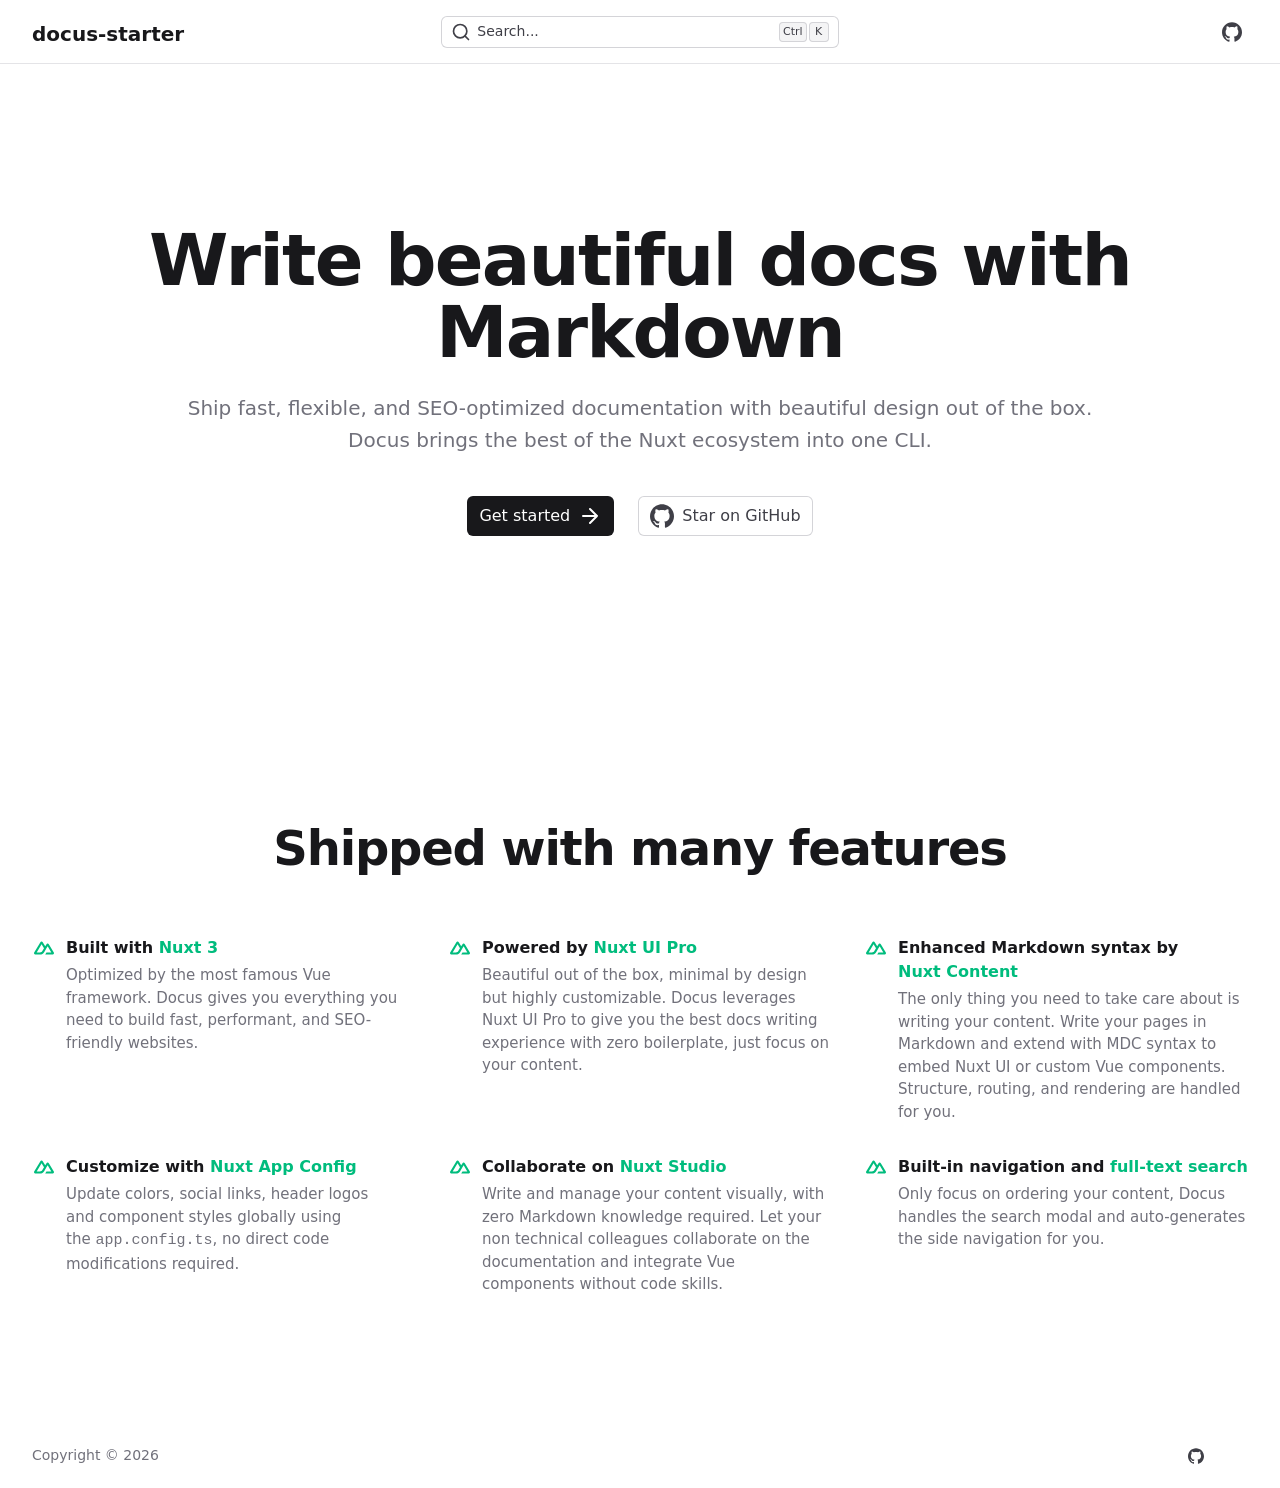
<file: index.html>
<!DOCTYPE html><html  lang="en" dir="ltr"><head><meta charset="utf-8"><meta name="viewport" content="width=device-width, initial-scale=1"><style id="nuxt-ui-colors">@layer base {
  :root {
  --ui-color-primary-50: var(--color-emerald-50, oklch(97.9% 0.021 166.113));
  --ui-color-primary-100: var(--color-emerald-100, oklch(95% 0.052 163.051));
  --ui-color-primary-200: var(--color-emerald-200, oklch(90.5% 0.093 164.15));
  --ui-color-primary-300: var(--color-emerald-300, oklch(84.5% 0.143 164.978));
  --ui-color-primary-400: var(--color-emerald-400, oklch(76.5% 0.177 163.223));
  --ui-color-primary-500: var(--color-emerald-500, oklch(69.6% 0.17 162.48));
  --ui-color-primary-600: var(--color-emerald-600, oklch(59.6% 0.145 163.225));
  --ui-color-primary-700: var(--color-emerald-700, oklch(50.8% 0.118 165.612));
  --ui-color-primary-800: var(--color-emerald-800, oklch(43.2% 0.095 166.913));
  --ui-color-primary-900: var(--color-emerald-900, oklch(37.8% 0.077 168.94));
  --ui-color-primary-950: var(--color-emerald-950, oklch(26.2% 0.051 172.552));
  --ui-color-secondary-50: var(--color-blue-50, oklch(97% 0.014 254.604));
  --ui-color-secondary-100: var(--color-blue-100, oklch(93.2% 0.032 255.585));
  --ui-color-secondary-200: var(--color-blue-200, oklch(88.2% 0.059 254.128));
  --ui-color-secondary-300: var(--color-blue-300, oklch(80.9% 0.105 251.813));
  --ui-color-secondary-400: var(--color-blue-400, oklch(70.7% 0.165 254.624));
  --ui-color-secondary-500: var(--color-blue-500, oklch(62.3% 0.214 259.815));
  --ui-color-secondary-600: var(--color-blue-600, oklch(54.6% 0.245 262.881));
  --ui-color-secondary-700: var(--color-blue-700, oklch(48.8% 0.243 264.376));
  --ui-color-secondary-800: var(--color-blue-800, oklch(42.4% 0.199 265.638));
  --ui-color-secondary-900: var(--color-blue-900, oklch(37.9% 0.146 265.522));
  --ui-color-secondary-950: var(--color-blue-950, oklch(28.2% 0.091 267.935));
  --ui-color-success-50: var(--color-green-50, oklch(98.2% 0.018 155.826));
  --ui-color-success-100: var(--color-green-100, oklch(96.2% 0.044 156.743));
  --ui-color-success-200: var(--color-green-200, oklch(92.5% 0.084 155.995));
  --ui-color-success-300: var(--color-green-300, oklch(87.1% 0.15 154.449));
  --ui-color-success-400: var(--color-green-400, oklch(79.2% 0.209 151.711));
  --ui-color-success-500: var(--color-green-500, oklch(72.3% 0.219 149.579));
  --ui-color-success-600: var(--color-green-600, oklch(62.7% 0.194 149.214));
  --ui-color-success-700: var(--color-green-700, oklch(52.7% 0.154 150.069));
  --ui-color-success-800: var(--color-green-800, oklch(44.8% 0.119 151.328));
  --ui-color-success-900: var(--color-green-900, oklch(39.3% 0.095 152.535));
  --ui-color-success-950: var(--color-green-950, oklch(26.6% 0.065 152.934));
  --ui-color-info-50: var(--color-blue-50, oklch(97% 0.014 254.604));
  --ui-color-info-100: var(--color-blue-100, oklch(93.2% 0.032 255.585));
  --ui-color-info-200: var(--color-blue-200, oklch(88.2% 0.059 254.128));
  --ui-color-info-300: var(--color-blue-300, oklch(80.9% 0.105 251.813));
  --ui-color-info-400: var(--color-blue-400, oklch(70.7% 0.165 254.624));
  --ui-color-info-500: var(--color-blue-500, oklch(62.3% 0.214 259.815));
  --ui-color-info-600: var(--color-blue-600, oklch(54.6% 0.245 262.881));
  --ui-color-info-700: var(--color-blue-700, oklch(48.8% 0.243 264.376));
  --ui-color-info-800: var(--color-blue-800, oklch(42.4% 0.199 265.638));
  --ui-color-info-900: var(--color-blue-900, oklch(37.9% 0.146 265.522));
  --ui-color-info-950: var(--color-blue-950, oklch(28.2% 0.091 267.935));
  --ui-color-warning-50: var(--color-yellow-50, oklch(98.7% 0.026 102.212));
  --ui-color-warning-100: var(--color-yellow-100, oklch(97.3% 0.071 103.193));
  --ui-color-warning-200: var(--color-yellow-200, oklch(94.5% 0.129 101.54));
  --ui-color-warning-300: var(--color-yellow-300, oklch(90.5% 0.182 98.111));
  --ui-color-warning-400: var(--color-yellow-400, oklch(85.2% 0.199 91.936));
  --ui-color-warning-500: var(--color-yellow-500, oklch(79.5% 0.184 86.047));
  --ui-color-warning-600: var(--color-yellow-600, oklch(68.1% 0.162 75.834));
  --ui-color-warning-700: var(--color-yellow-700, oklch(55.4% 0.135 66.442));
  --ui-color-warning-800: var(--color-yellow-800, oklch(47.6% 0.114 61.907));
  --ui-color-warning-900: var(--color-yellow-900, oklch(42.1% 0.095 57.708));
  --ui-color-warning-950: var(--color-yellow-950, oklch(28.6% 0.066 53.813));
  --ui-color-error-50: var(--color-red-50, oklch(97.1% 0.013 17.38));
  --ui-color-error-100: var(--color-red-100, oklch(93.6% 0.032 17.717));
  --ui-color-error-200: var(--color-red-200, oklch(88.5% 0.062 18.334));
  --ui-color-error-300: var(--color-red-300, oklch(80.8% 0.114 19.571));
  --ui-color-error-400: var(--color-red-400, oklch(70.4% 0.191 22.216));
  --ui-color-error-500: var(--color-red-500, oklch(63.7% 0.237 25.331));
  --ui-color-error-600: var(--color-red-600, oklch(57.7% 0.245 27.325));
  --ui-color-error-700: var(--color-red-700, oklch(50.5% 0.213 27.518));
  --ui-color-error-800: var(--color-red-800, oklch(44.4% 0.177 26.899));
  --ui-color-error-900: var(--color-red-900, oklch(39.6% 0.141 25.723));
  --ui-color-error-950: var(--color-red-950, oklch(25.8% 0.092 26.042));
  --ui-color-neutral-50: var(--color-zinc-50, oklch(98.5% 0 0));
  --ui-color-neutral-100: var(--color-zinc-100, oklch(96.7% 0.001 286.375));
  --ui-color-neutral-200: var(--color-zinc-200, oklch(92% 0.004 286.32));
  --ui-color-neutral-300: var(--color-zinc-300, oklch(87.1% 0.006 286.286));
  --ui-color-neutral-400: var(--color-zinc-400, oklch(70.5% 0.015 286.067));
  --ui-color-neutral-500: var(--color-zinc-500, oklch(55.2% 0.016 285.938));
  --ui-color-neutral-600: var(--color-zinc-600, oklch(44.2% 0.017 285.786));
  --ui-color-neutral-700: var(--color-zinc-700, oklch(37% 0.013 285.805));
  --ui-color-neutral-800: var(--color-zinc-800, oklch(27.4% 0.006 286.033));
  --ui-color-neutral-900: var(--color-zinc-900, oklch(21% 0.006 285.885));
  --ui-color-neutral-950: var(--color-zinc-950, oklch(14.1% 0.005 285.823));
  }
  :root, .light {
  --ui-primary: var(--ui-color-primary-500);
  --ui-secondary: var(--ui-color-secondary-500);
  --ui-success: var(--ui-color-success-500);
  --ui-info: var(--ui-color-info-500);
  --ui-warning: var(--ui-color-warning-500);
  --ui-error: var(--ui-color-error-500);
  }
  .dark {
  --ui-primary: var(--ui-color-primary-400);
  --ui-secondary: var(--ui-color-secondary-400);
  --ui-success: var(--ui-color-success-400);
  --ui-info: var(--ui-color-info-400);
  --ui-warning: var(--ui-color-warning-400);
  --ui-error: var(--ui-color-error-400);
  }
}</style><title>Write beautiful docs with Markdown - docus-starter</title><link rel="stylesheet" href="/_nuxt/entry.BbhBcEqf.css" crossorigin><style>@layer components {:where(.i-lucide\:arrow-right){display:inline-block;width:1em;height:1em;background-color:currentColor;-webkit-mask-image:var(--svg);mask-image:var(--svg);-webkit-mask-repeat:no-repeat;mask-repeat:no-repeat;-webkit-mask-size:100% 100%;mask-size:100% 100%;--svg:url("data:image/svg+xml,%3Csvg xmlns='http://www.w3.org/2000/svg' viewBox='0 0 24 24' width='24' height='24'%3E%3Cpath fill='none' stroke='black' stroke-linecap='round' stroke-linejoin='round' stroke-width='2' d='M5 12h14m-7-7l7 7l-7 7'/%3E%3C/svg%3E")}:where(.i-lucide\:search){display:inline-block;width:1em;height:1em;background-color:currentColor;-webkit-mask-image:var(--svg);mask-image:var(--svg);-webkit-mask-repeat:no-repeat;mask-repeat:no-repeat;-webkit-mask-size:100% 100%;mask-size:100% 100%;--svg:url("data:image/svg+xml,%3Csvg xmlns='http://www.w3.org/2000/svg' viewBox='0 0 24 24' width='24' height='24'%3E%3Cg fill='none' stroke='black' stroke-linecap='round' stroke-linejoin='round' stroke-width='2'%3E%3Cpath d='m21 21l-4.34-4.34'/%3E%3Ccircle cx='11' cy='11' r='8'/%3E%3C/g%3E%3C/svg%3E")}:where(.i-simple-icons\:github){display:inline-block;width:1em;height:1em;background-color:currentColor;-webkit-mask-image:var(--svg);mask-image:var(--svg);-webkit-mask-repeat:no-repeat;mask-repeat:no-repeat;-webkit-mask-size:100% 100%;mask-size:100% 100%;--svg:url("data:image/svg+xml,%3Csvg xmlns='http://www.w3.org/2000/svg' viewBox='0 0 24 24' width='24' height='24'%3E%3Cpath fill='black' d='M12 .297c-6.63 0-12 5.373-12 12c0 5.303 3.438 9.8 8.205 11.385c.6.113.82-.258.82-.577c0-.285-.01-1.04-.015-2.04c-3.338.724-4.042-1.61-4.042-1.61C4.422 18.07 3.633 17.7 3.633 17.7c-1.087-.744.084-.729.084-.729c1.205.084 1.838 1.236 1.838 1.236c1.07 1.835 2.809 1.305 3.495.998c.108-.776.417-1.305.76-1.605c-2.665-.3-5.466-1.332-5.466-5.93c0-1.31.465-2.38 1.235-3.22c-.135-.303-.54-1.523.105-3.176c0 0 1.005-.322 3.3 1.23c.96-.267 1.98-.399 3-.405c1.02.006 2.04.138 3 .405c2.28-1.552 3.285-1.23 3.285-1.23c.645 1.653.24 2.873.12 3.176c.765.84 1.23 1.91 1.23 3.22c0 4.61-2.805 5.625-5.475 5.92c.42.36.81 1.096.81 2.22c0 1.606-.015 2.896-.015 3.286c0 .315.21.69.825.57C20.565 22.092 24 17.592 24 12.297c0-6.627-5.373-12-12-12'/%3E%3C/svg%3E")}:where(.i-simple-icons\:nuxt){display:inline-block;width:1em;height:1em;background-color:currentColor;-webkit-mask-image:var(--svg);mask-image:var(--svg);-webkit-mask-repeat:no-repeat;mask-repeat:no-repeat;-webkit-mask-size:100% 100%;mask-size:100% 100%;--svg:url("data:image/svg+xml,%3Csvg xmlns='http://www.w3.org/2000/svg' viewBox='0 0 24 24' width='24' height='24'%3E%3Cpath fill='black' d='M13.464 19.83h8.922c.283 0 .562-.073.807-.21a1.6 1.6 0 0 0 .591-.574a1.53 1.53 0 0 0 .216-.783a1.53 1.53 0 0 0-.217-.782L17.792 7.414a1.6 1.6 0 0 0-.591-.573a1.65 1.65 0 0 0-.807-.21c-.283 0-.562.073-.807.21a1.6 1.6 0 0 0-.59.573L13.463 9.99L10.47 4.953a1.6 1.6 0 0 0-.591-.573a1.65 1.65 0 0 0-.807-.21c-.284 0-.562.073-.807.21a1.6 1.6 0 0 0-.591.573L.216 17.481a1.53 1.53 0 0 0-.217.782c0 .275.074.545.216.783a1.6 1.6 0 0 0 .59.574c.246.137.525.21.808.21h5.6c2.22 0 3.856-.946 4.982-2.79l2.733-4.593l1.464-2.457l4.395 7.382h-5.859Zm-6.341-2.46l-3.908-.002l5.858-9.842l2.923 4.921l-1.957 3.29c-.748 1.196-1.597 1.632-2.916 1.632'/%3E%3C/svg%3E")}}</style><link rel="preload" as="fetch" crossorigin="anonymous" href="/_payload.json?e6b4f6ba-1490-4334-b11d-6ea869648b06"><link rel="modulepreload" as="script" crossorigin href="/_nuxt/C_VYumOx.js"><link rel="modulepreload" as="script" crossorigin href="/_nuxt/BAgU1h99.js"><link rel="modulepreload" as="script" crossorigin href="/_nuxt/DDkdV05u.js"><link rel="modulepreload" as="script" crossorigin href="/_nuxt/BuE6G4P4.js"><link rel="modulepreload" as="script" crossorigin href="/_nuxt/EAtIvcAk.js"><link rel="modulepreload" as="script" crossorigin href="/_nuxt/DiGBgYSY.js"><link rel="preload" as="fetch" fetchpriority="low" crossorigin="anonymous" href="/_nuxt/builds/meta/e6b4f6ba-1490-4334-b11d-6ea869648b06.json"><link rel="prefetch" as="style" crossorigin href="/_nuxt/index.BKsJv0if.css"><link rel="prefetch" as="script" crossorigin href="/_nuxt/BNmbWR-8.js"><link rel="prefetch" as="script" crossorigin href="/_nuxt/aYUi0kow.js"><link rel="prefetch" as="script" crossorigin href="/_nuxt/Du3OnPYR.js"><link rel="prefetch" as="script" crossorigin href="/_nuxt/DobmZ6U3.js"><link rel="prefetch" as="script" crossorigin href="/_nuxt/BMp3Theq.js"><link rel="prefetch" as="script" crossorigin href="/_nuxt/leKMFsjQ.js"><meta property="og:image" content="/__og-image__/static/og.png"><meta property="og:image:type" content="image/png"><meta name="twitter:card" content="summary_large_image"><meta name="twitter:image" content="/__og-image__/static/og.png"><meta name="twitter:image:src" content="/__og-image__/static/og.png"><meta property="og:image:width" content="1200"><meta name="twitter:image:width" content="1200"><meta property="og:image:height" content="600"><meta name="twitter:image:height" content="600"><meta name="robots" content="index, follow, max-image-preview:large, max-snippet:-1, max-video-preview:-1"><link rel="icon" href="/favicon.ico"><meta name="description" content="Ship fast, flexible, and SEO-optimized documentation with beautiful design out of the box. Docus brings together the best of the Nuxt ecosystem. Powered by Nuxt UI Pro."><meta property="og:site_name" content="docus-starter"><meta property="og:title" content="Write beautiful docs with Markdown"><meta property="og:description" content="Ship fast, flexible, and SEO-optimized documentation with beautiful design out of the box. Docus brings together the best of the Nuxt ecosystem. Powered by Nuxt UI Pro."><script type="module" src="/_nuxt/C_VYumOx.js" crossorigin></script><script>"use strict";(()=>{const t=window,e=document.documentElement,c=["dark","light"],n=getStorageValue("localStorage","nuxt-color-mode")||"system";let i=n==="system"?u():n;const r=e.getAttribute("data-color-mode-forced");r&&(i=r),l(i),t["__NUXT_COLOR_MODE__"]={preference:n,value:i,getColorScheme:u,addColorScheme:l,removeColorScheme:d};function l(o){const s=""+o+"",a="";e.classList?e.classList.add(s):e.className+=" "+s,a&&e.setAttribute("data-"+a,o)}function d(o){const s=""+o+"",a="";e.classList?e.classList.remove(s):e.className=e.className.replace(new RegExp(s,"g"),""),a&&e.removeAttribute("data-"+a)}function f(o){return t.matchMedia("(prefers-color-scheme"+o+")")}function u(){if(t.matchMedia&&f("").media!=="not all"){for(const o of c)if(f(":"+o).matches)return o}return"light"}})();function getStorageValue(t,e){switch(t){case"localStorage":return window.localStorage.getItem(e);case"sessionStorage":return window.sessionStorage.getItem(e);case"cookie":return getCookie(e);default:return null}}function getCookie(t){const c=("; "+window.document.cookie).split("; "+t+"=");if(c.length===2)return c.pop()?.split(";").shift()}</script></head><body><div id="__nuxt" class="isolate"><!--[--><!--[--><!--[--><!--[--><!--[--><div class="nuxt-loading-indicator" style="position:fixed;top:0;right:0;left:0;pointer-events:none;width:auto;height:3px;opacity:0;background:var(--ui-primary);background-size:Infinity% auto;transform:scaleX(0%);transform-origin:left;transition:transform 0.1s, height 0.4s, opacity 0.4s;z-index:999999;"></div><!--[--><!----><!----><!----><header class="bg-default/75 backdrop-blur border-b border-default h-(--ui-header-height) sticky top-0 z-50"><!--[--><!--]--><div class="w-full max-w-(--ui-container) mx-auto px-4 sm:px-6 lg:px-8 flex items-center justify-between gap-3 h-full"><!--[--><div class="lg:flex-1 flex items-center gap-1.5"><!----><!--[--><a href="/" aria-label="docus-starter" class="focus-visible:outline-primary shrink-0 font-bold text-xl text-highlighted flex items-end gap-1.5"><!--[--><!--[--><!--[--><span class="h-6 w-auto shrink-0">docus-starter</span><!--]--><!--]--><!--]--></a><!--]--></div><div class="hidden lg:flex flex-1"><!--[--><!--[--><!----><!--[--><!--[--><button type="button" class="rounded-md font-medium inline-flex items-center disabled:cursor-not-allowed aria-disabled:cursor-not-allowed disabled:opacity-75 aria-disabled:opacity-75 transition-colors px-2.5 py-1.5 text-sm gap-1.5 ring ring-inset ring-accented text-default bg-default hover:bg-elevated active:bg-elevated disabled:bg-default aria-disabled:bg-default focus:outline-none focus-visible:ring-2 focus-visible:ring-inverted w-full"><!--[--><!--[--><span class="iconify i-lucide:search shrink-0 size-5" aria-hidden="true" style=""></span><!--]--><!--[--><span class="truncate">Search...</span><!--]--><!--[--><div class="hidden lg:flex items-center gap-0.5 ms-auto"><!--[--><!--[--><kbd class="inline-flex items-center justify-center px-1 rounded-sm font-medium font-sans h-5 min-w-[20px] text-[11px] ring ring-inset ring-accented text-default bg-elevated"><!--[--> <!--]--></kbd><kbd class="inline-flex items-center justify-center px-1 rounded-sm font-medium font-sans h-5 min-w-[20px] text-[11px] ring ring-inset ring-accented text-default bg-elevated"><!--[-->K<!--]--></kbd><!--]--><!--]--></div><!--]--><!--]--></button><!--]--><!--]--><!--]--><!--]--></div><div class="flex items-center justify-end lg:flex-1 gap-1.5"><!--[--><div></div><!----><!--[--><!----><!--[--><!--[--><button type="button" aria-label="Search..." class="rounded-md font-medium inline-flex items-center disabled:cursor-not-allowed aria-disabled:cursor-not-allowed disabled:opacity-75 aria-disabled:opacity-75 transition-colors text-sm gap-1.5 text-default hover:bg-elevated active:bg-elevated focus:outline-none focus-visible:bg-elevated hover:disabled:bg-transparent dark:hover:disabled:bg-transparent hover:aria-disabled:bg-transparent dark:hover:aria-disabled:bg-transparent p-1.5 lg:hidden"><!--[--><!--[--><span class="iconify i-lucide:search shrink-0 size-5" aria-hidden="true" style=""></span><!--]--><!--[--><!----><!--]--><!--[--><!----><!--]--><!--]--></button><!--]--><!--]--><!--]--><!--[--><div class="h-8 w-8 animate-pulse bg-neutral-200 dark:bg-neutral-800 rounded-md"></div><!--]--><!--[--><!--[--><!--[--><a href="https://github.com/larbish/docus-default" rel="noopener noreferrer" target="_blank" aria-label="GitHub" class="rounded-md font-medium inline-flex items-center disabled:cursor-not-allowed aria-disabled:cursor-not-allowed disabled:opacity-75 aria-disabled:opacity-75 transition-colors text-sm gap-1.5 text-default hover:bg-elevated active:bg-elevated focus:outline-none focus-visible:bg-elevated hover:disabled:bg-transparent dark:hover:disabled:bg-transparent hover:aria-disabled:bg-transparent dark:hover:aria-disabled:bg-transparent p-1.5"><!--[--><!--[--><span class="iconify i-simple-icons:github shrink-0 size-5" aria-hidden="true" style=""></span><!--]--><!--[--><!----><!--]--><!--[--><!----><!--]--><!--]--></a><!--]--><!--]--><!--]--><!--]--><!--[--><!--[--><!--[--><button type="button" class="rounded-md font-medium inline-flex items-center disabled:cursor-not-allowed aria-disabled:cursor-not-allowed disabled:opacity-75 aria-disabled:opacity-75 transition-colors text-xs gap-1.5 text-default hover:bg-elevated active:bg-elevated focus:outline-none focus-visible:bg-elevated hover:disabled:bg-transparent dark:hover:disabled:bg-transparent hover:aria-disabled:bg-transparent dark:hover:aria-disabled:bg-transparent p-1.5 -me-1.5 lg:hidden"><!--[--><!--[--><!----><!--]--><!--[--><svg xmlns="http://www.w3.org/2000/svg" class="size-5" viewBox="0 0 24 24" fill="none" stroke="currentColor" stroke-width="2" stroke-linecap="round" stroke-linejoin="round"><line x1="4" y1="6" x2="20" y2="6" class="outline-none"></line><line x1="4" y1="12" x2="20" y2="12" class="outline-none"></line><line x1="4" y1="18" x2="20" y2="18" class="outline-none"></line></svg><!--]--><!--[--><!----><!--]--><!--]--></button><!--]--><!--]--><!--]--></div><!--]--></div><!--[--><!--]--></header><!--[--><!----><!----><!--]--><!--]--><main class="min-h-[calc(100vh-var(--ui-header-height))]"><!--[--><!--[--><div><div data-orientation="vertical" class="relative isolate"><!--[--><!--]--><div class="w-full max-w-(--ui-container) mx-auto px-4 sm:px-6 lg:px-8 flex flex-col lg:grid py-24 sm:py-32 lg:py-40 gap-16 sm:gap-y-24"><!--[--><div class="text-center"><div class=""><!--[--><!----><h1 class="text-5xl sm:text-7xl text-pretty tracking-tight font-bold text-highlighted"><!--[--><p>Write beautiful docs with Markdown</p><!--]--></h1><div class="text-lg sm:text-xl/8 text-muted text-balance mt-6"><!--[--><p>Ship fast, flexible, and SEO-optimized documentation with beautiful design out of the box.</p><p>Docus brings the best of the Nuxt ecosystem into one CLI.</p><!--]--></div><!--]--></div><!----><div class="mt-10"><!--[--><div class="flex flex-wrap gap-x-6 gap-y-3 justify-center"><!--[--><!--[--><a href="/getting-started/installation" class="rounded-md font-medium inline-flex items-center disabled:cursor-not-allowed aria-disabled:cursor-not-allowed disabled:opacity-75 aria-disabled:opacity-75 transition-colors px-3 py-2 text-base gap-2 text-inverted bg-inverted hover:bg-inverted/90 active:bg-inverted/90 disabled:bg-inverted aria-disabled:bg-inverted focus-visible:outline-2 focus-visible:outline-offset-2 focus-visible:outline-inverted"><!--[--><!--[--><!----><!--]--><!--[--><p>Get started</p><!--]--><!--[--><span class="iconify i-lucide:arrow-right shrink-0 size-6" aria-hidden="true" style=""></span><!--]--><!--]--></a><!--]--><!--[--><!--[--><a href="https://github.com/nuxt-ui-pro/docus" rel="noopener noreferrer" class="rounded-md font-medium inline-flex items-center disabled:cursor-not-allowed aria-disabled:cursor-not-allowed disabled:opacity-75 aria-disabled:opacity-75 transition-colors px-3 py-2 text-base gap-2 ring ring-inset ring-accented text-default bg-default hover:bg-elevated active:bg-elevated disabled:bg-default aria-disabled:bg-default focus:outline-none focus-visible:ring-2 focus-visible:ring-inverted"><!--[--><!--[--><span class="iconify i-simple-icons:github shrink-0 size-6" aria-hidden="true" style=""></span><!--]--><!--[--><p>Star on GitHub</p><!--]--><!--[--><!----><!--]--><!--]--></a><!--]--><!--]--><!--]--></div><!--]--></div></div><!----><!--]--></div><!--[--><!--]--></div><section data-orientation="vertical" class="relative isolate"><!--[--><!--]--><div class="w-full max-w-(--ui-container) mx-auto px-4 sm:px-6 lg:px-8 flex flex-col lg:grid py-16 sm:py-24 lg:py-32 gap-8 sm:gap-16"><!--[--><div class=""><div class=""><!--[--><!----><!----><h2 class="text-3xl sm:text-4xl lg:text-5xl text-pretty tracking-tight font-bold text-highlighted text-center"><!--[--><p>Shipped with many features</p><!--]--></h2><!----><!--]--></div><div class="mt-16"><!--[--><ul class="grid sm:grid-cols-2 lg:grid-cols-3 gap-8"><!--[--><div data-orientation="horizontal" class="relative flex items-start gap-2.5"><div class="inline-flex items-center justify-center p-0.5"><!--[--><span class="iconify i-simple-icons:nuxt size-5 shrink-0 text-primary" aria-hidden="true" style=""></span><!--]--></div><div class=""><!--[--><a href="https://nuxt.com" tabindex="-1" rel="noopener noreferrer" target="_blank" aria-label="Built with Nuxt 3" class="focus:outline-none peer"><!--[--><!--[--><span class="absolute inset-0" aria-hidden="true"></span><!--]--><!--]--></a><!--]--><!--[--><div class="text-base text-pretty font-semibold text-highlighted"><!--[--><p>Built with <span class="text-primary">Nuxt 3</span></p><!--]--></div><div class="text-[15px] text-pretty text-muted mt-1"><!--[--><p>Optimized by the most famous Vue framework. Docus gives you everything you need to build fast, performant, and SEO-friendly websites.</p><!--]--></div><!--]--></div></div><div data-orientation="horizontal" class="relative flex items-start gap-2.5"><div class="inline-flex items-center justify-center p-0.5"><!--[--><span class="iconify i-simple-icons:nuxt size-5 shrink-0 text-primary" aria-hidden="true" style=""></span><!--]--></div><div class=""><!--[--><a href="https://ui.nuxt.com/" tabindex="-1" rel="noopener noreferrer" target="_blank" aria-label="Powered by Nuxt UI Pro" class="focus:outline-none peer"><!--[--><!--[--><span class="absolute inset-0" aria-hidden="true"></span><!--]--><!--]--></a><!--]--><!--[--><div class="text-base text-pretty font-semibold text-highlighted"><!--[--><p>Powered by <span class="text-primary">Nuxt UI Pro</span></p><!--]--></div><div class="text-[15px] text-pretty text-muted mt-1"><!--[--><p>Beautiful out of the box, minimal by design but highly customizable. Docus leverages Nuxt UI Pro to give you the best docs writing experience with zero boilerplate, just focus on your content.</p><!--]--></div><!--]--></div></div><div data-orientation="horizontal" class="relative flex items-start gap-2.5"><div class="inline-flex items-center justify-center p-0.5"><!--[--><span class="iconify i-simple-icons:nuxt size-5 shrink-0 text-primary" aria-hidden="true" style=""></span><!--]--></div><div class=""><!--[--><a href="https://content.nuxt.com" tabindex="-1" rel="noopener noreferrer" target="_blank" aria-label="Enhanced Markdown syntax by Nuxt Content" class="focus:outline-none peer"><!--[--><!--[--><span class="absolute inset-0" aria-hidden="true"></span><!--]--><!--]--></a><!--]--><!--[--><div class="text-base text-pretty font-semibold text-highlighted"><!--[--><p>Enhanced Markdown syntax by <span class="text-primary">Nuxt Content</span></p><!--]--></div><div class="text-[15px] text-pretty text-muted mt-1"><!--[--><p>The only thing you need to take care about is writing your content. Write your pages in Markdown and extend with MDC syntax to embed Nuxt UI or custom Vue components. Structure, routing, and rendering are handled for you.</p><!--]--></div><!--]--></div></div><div data-orientation="horizontal" class="relative flex items-start gap-2.5"><div class="inline-flex items-center justify-center p-0.5"><!--[--><span class="iconify i-simple-icons:nuxt size-5 shrink-0 text-primary" aria-hidden="true" style=""></span><!--]--></div><div class=""><!--[--><a href="https://nuxt.com/docs/guide/directory-structure/app-config" tabindex="-1" rel="noopener noreferrer" target="_blank" aria-label="Customize with Nuxt App Config" class="focus:outline-none peer"><!--[--><!--[--><span class="absolute inset-0" aria-hidden="true"></span><!--]--><!--]--></a><!--]--><!--[--><div class="text-base text-pretty font-semibold text-highlighted"><!--[--><p>Customize with <span class="text-primary">Nuxt App Config</span></p><!--]--></div><div class="text-[15px] text-pretty text-muted mt-1"><!--[--><p>Update colors, social links, header logos and component styles globally using the <code>app.config.ts</code>, no direct code modifications required.</p><!--]--></div><!--]--></div></div><div data-orientation="horizontal" class="relative flex items-start gap-2.5"><div class="inline-flex items-center justify-center p-0.5"><!--[--><span class="iconify i-simple-icons:nuxt size-5 shrink-0 text-primary" aria-hidden="true" style=""></span><!--]--></div><div class=""><!--[--><a href="https://content.nuxt.com/studio" tabindex="-1" rel="noopener noreferrer" target="_blank" aria-label="Collaborate on Nuxt Studio" class="focus:outline-none peer"><!--[--><!--[--><span class="absolute inset-0" aria-hidden="true"></span><!--]--><!--]--></a><!--]--><!--[--><div class="text-base text-pretty font-semibold text-highlighted"><!--[--><p>Collaborate on <span class="text-primary">Nuxt Studio</span></p><!--]--></div><div class="text-[15px] text-pretty text-muted mt-1"><!--[--><p>Write and manage your content visually, with zero Markdown knowledge required. Let your non technical colleagues collaborate on the documentation and integrate Vue components without code skills.</p><!--]--></div><!--]--></div></div><div data-orientation="horizontal" class="relative flex items-start gap-2.5"><div class="inline-flex items-center justify-center p-0.5"><!--[--><span class="iconify i-simple-icons:nuxt size-5 shrink-0 text-primary" aria-hidden="true" style=""></span><!--]--></div><div class=""><!--[--><a href="https://ui.nuxt.com/components/content-search" tabindex="-1" rel="noopener noreferrer" target="_blank" aria-label="Built-in navigation and full-text search" class="focus:outline-none peer"><!--[--><!--[--><span class="absolute inset-0" aria-hidden="true"></span><!--]--><!--]--></a><!--]--><!--[--><div class="text-base text-pretty font-semibold text-highlighted"><!--[--><p>Built-in navigation and <span class="text-primary">full-text search</span></p><!--]--></div><div class="text-[15px] text-pretty text-muted mt-1"><!--[--><p>Only focus on ordering your content, Docus handles the search modal and auto-generates the side navigation for you.</p><!--]--></div><!--]--></div></div><!--]--></ul><!--]--></div><!----></div><!----><!--]--></div><!--[--><!--]--></section></div><!--]--><!--]--></main><footer><!----><div class="w-full max-w-(--ui-container) mx-auto px-4 sm:px-6 lg:px-8 py-8 lg:py-4 lg:flex lg:items-center lg:justify-between lg:gap-x-3"><!--[--><div class="lg:flex-1 flex items-center justify-center lg:justify-end gap-x-1.5 lg:order-3"><!--[--><!--[--><!--[--><!--[--><a href="https://github.com/larbish/docus-default" rel="noopener noreferrer" target="_blank" aria-label="GitHub repository" class="rounded-md font-medium inline-flex items-center disabled:cursor-not-allowed aria-disabled:cursor-not-allowed disabled:opacity-75 aria-disabled:opacity-75 transition-colors text-xs gap-1.5 text-default hover:bg-elevated active:bg-elevated focus:outline-none focus-visible:bg-elevated hover:disabled:bg-transparent dark:hover:disabled:bg-transparent hover:aria-disabled:bg-transparent dark:hover:aria-disabled:bg-transparent p-1.5"><!--[--><!--[--><span class="iconify i-simple-icons:github shrink-0 size-4" aria-hidden="true" style=""></span><!--]--><!--[--><!----><!--]--><!--[--><!----><!--]--><!--]--></a><!--]--><!--]--><!--]--><!--[--><!--[--><div class="size-8"></div><!--]--><!--]--><!--]--></div><div class="mt-3 lg:mt-0 lg:order-2 flex items-center justify-center"><!--[--><!--]--></div><div class="flex items-center justify-center lg:justify-start lg:flex-1 gap-x-1.5 mt-3 lg:mt-0 lg:order-1"><!--[--><div class="text-sm text-muted"> Copyright © 2025</div><!--]--></div><!--]--></div><!----></footer><span></span><!--]--><!--]--><!--[--><!--]--><!----><!--]--><!--[--><!--]--><!--]--><!--]--></div><div id="teleports"></div><script type="application/json" data-nuxt-data="nuxt-app" data-ssr="true" id="__NUXT_DATA__" data-src="/_payload.json?e6b4f6ba-1490-4334-b11d-6ea869648b06">[{"state":1,"once":14,"_errors":15,"serverRendered":5,"path":17,"prerenderedAt":18},["Reactive",2],{"$scolor-mode":3,"$stoasts":7,"$ssite-config":8},{"preference":4,"value":4,"unknown":5,"forced":6},"system",true,false,[],{"_priority":9,"env":12,"name":13},{"name":10,"env":11},-3,-15,"production","docus-starter",["Set"],["ShallowReactive",16],{"navigation_docs":-1,"search_docs":-1,"landing":-1},"/",1753708051887]</script><script>window.__NUXT__={};window.__NUXT__.config={public:{content:{wsUrl:""},mdc:{components:{prose:true,map:{accordion:"ProseAccordion","accordion-item":"ProseAccordionItem",badge:"ProseBadge",callout:"ProseCallout",card:"ProseCard","card-group":"ProseCardGroup",caution:"ProseCaution","code-collapse":"ProseCodeCollapse","code-group":"ProseCodeGroup","code-icon":"ProseCodeIcon","code-preview":"ProseCodePreview","code-tree":"ProseCodeTree",collapsible:"ProseCollapsible",field:"ProseField","field-group":"ProseFieldGroup",icon:"ProseIcon",kbd:"ProseKbd",note:"ProseNote",steps:"ProseSteps",tabs:"ProseTabs","tabs-item":"ProseTabsItem",tip:"ProseTip",warning:"ProseWarning"}},headings:{anchorLinks:{h1:false,h2:true,h3:true,h4:true,h5:false,h6:false}}},preview:{api:"https://api.nuxt.studio",iframeMessagingAllowedOrigins:""}},app:{baseURL:"/",buildId:"e6b4f6ba-1490-4334-b11d-6ea869648b06",buildAssetsDir:"/_nuxt/",cdnURL:""}}</script></body></html>
</file>
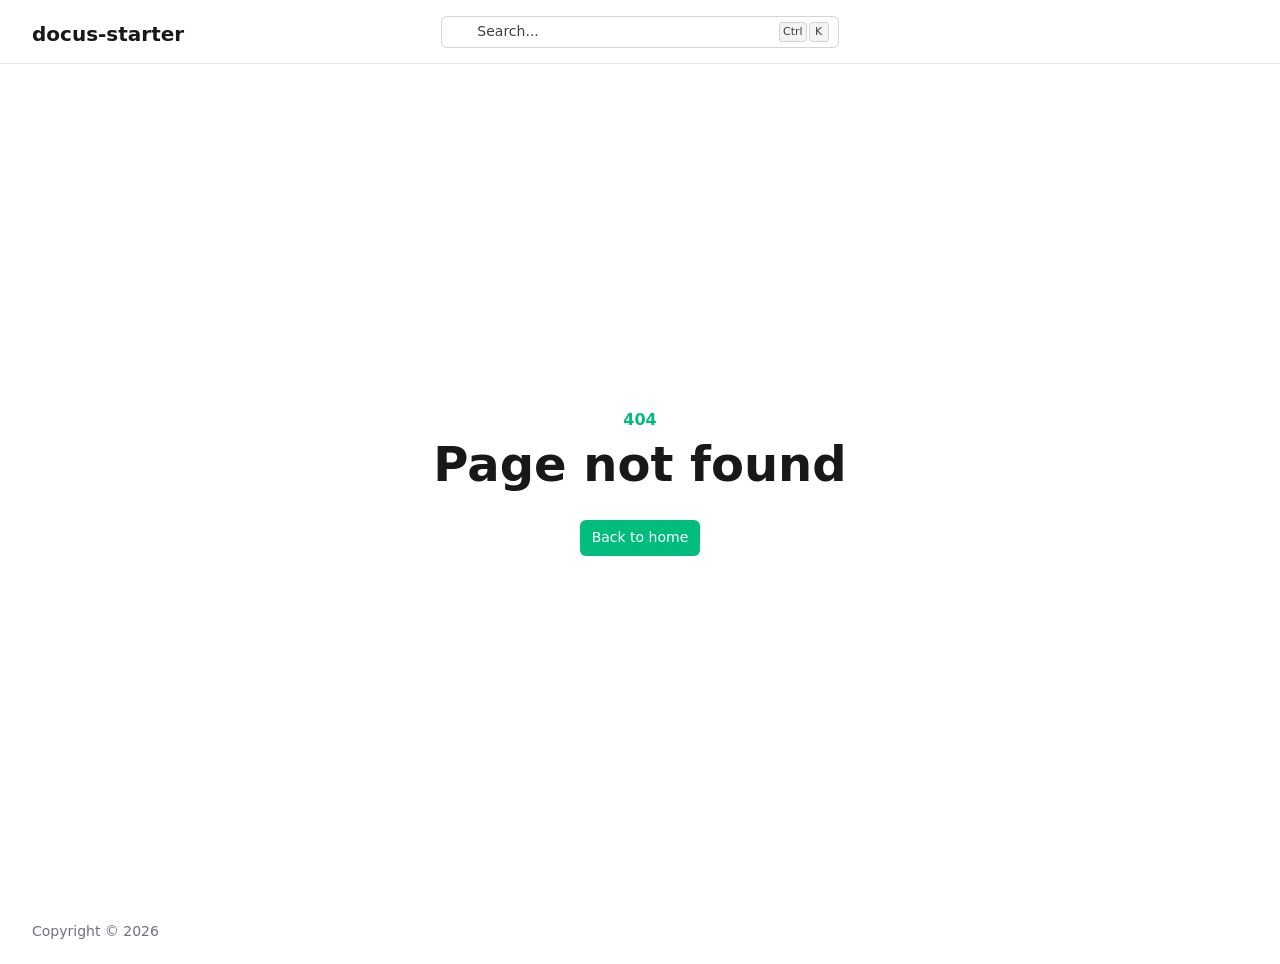
<file: 200.html>
<!DOCTYPE html><html><head><meta charset="utf-8"><meta name="viewport" content="width=device-width, initial-scale=1"><link rel="stylesheet" href="/_nuxt/entry.BbhBcEqf.css" crossorigin><link rel="modulepreload" as="script" crossorigin href="/_nuxt/C_VYumOx.js"><link rel="prefetch" as="style" crossorigin href="/_nuxt/index.BKsJv0if.css"><link rel="prefetch" as="script" crossorigin href="/_nuxt/BNmbWR-8.js"><link rel="prefetch" as="script" crossorigin href="/_nuxt/aYUi0kow.js"><link rel="prefetch" as="script" crossorigin href="/_nuxt/Du3OnPYR.js"><link rel="prefetch" as="script" crossorigin href="/_nuxt/DobmZ6U3.js"><link rel="prefetch" as="script" crossorigin href="/_nuxt/BMp3Theq.js"><link rel="prefetch" as="script" crossorigin href="/_nuxt/leKMFsjQ.js"><script type="module" src="/_nuxt/C_VYumOx.js" crossorigin></script><script>"use strict";(()=>{const t=window,e=document.documentElement,c=["dark","light"],n=getStorageValue("localStorage","nuxt-color-mode")||"system";let i=n==="system"?u():n;const r=e.getAttribute("data-color-mode-forced");r&&(i=r),l(i),t["__NUXT_COLOR_MODE__"]={preference:n,value:i,getColorScheme:u,addColorScheme:l,removeColorScheme:d};function l(o){const s=""+o+"",a="";e.classList?e.classList.add(s):e.className+=" "+s,a&&e.setAttribute("data-"+a,o)}function d(o){const s=""+o+"",a="";e.classList?e.classList.remove(s):e.className=e.className.replace(new RegExp(s,"g"),""),a&&e.removeAttribute("data-"+a)}function f(o){return t.matchMedia("(prefers-color-scheme"+o+")")}function u(){if(t.matchMedia&&f("").media!=="not all"){for(const o of c)if(f(":"+o).matches)return o}return"light"}})();function getStorageValue(t,e){switch(t){case"localStorage":return window.localStorage.getItem(e);case"sessionStorage":return window.sessionStorage.getItem(e);case"cookie":return getCookie(e);default:return null}}function getCookie(t){const c=("; "+window.document.cookie).split("; "+t+"=");if(c.length===2)return c.pop()?.split(";").shift()}</script><meta name="robots" content="index, follow, max-image-preview:large, max-snippet:-1, max-video-preview:-1" /></head><body><div id="__nuxt" class="isolate"></div><div id="teleports"></div><script>window.__NUXT_SITE_CONFIG__={_priority:{name:-3,env:-15},env:"production",name:"docus-starter"}</script><script type="application/json" data-nuxt-data="nuxt-app" data-ssr="false" id="__NUXT_DATA__">[{"prerenderedAt":1,"serverRendered":2},1753708051888,false]</script><script>window.__NUXT__={};window.__NUXT__.config={public:{content:{wsUrl:""},mdc:{components:{prose:true,map:{accordion:"ProseAccordion","accordion-item":"ProseAccordionItem",badge:"ProseBadge",callout:"ProseCallout",card:"ProseCard","card-group":"ProseCardGroup",caution:"ProseCaution","code-collapse":"ProseCodeCollapse","code-group":"ProseCodeGroup","code-icon":"ProseCodeIcon","code-preview":"ProseCodePreview","code-tree":"ProseCodeTree",collapsible:"ProseCollapsible",field:"ProseField","field-group":"ProseFieldGroup",icon:"ProseIcon",kbd:"ProseKbd",note:"ProseNote",steps:"ProseSteps",tabs:"ProseTabs","tabs-item":"ProseTabsItem",tip:"ProseTip",warning:"ProseWarning"}},headings:{anchorLinks:{h1:false,h2:true,h3:true,h4:true,h5:false,h6:false}}},preview:{api:"https://api.nuxt.studio",iframeMessagingAllowedOrigins:""}},app:{baseURL:"/",buildId:"e6b4f6ba-1490-4334-b11d-6ea869648b06",buildAssetsDir:"/_nuxt/",cdnURL:""}}</script></body></html>
</file>
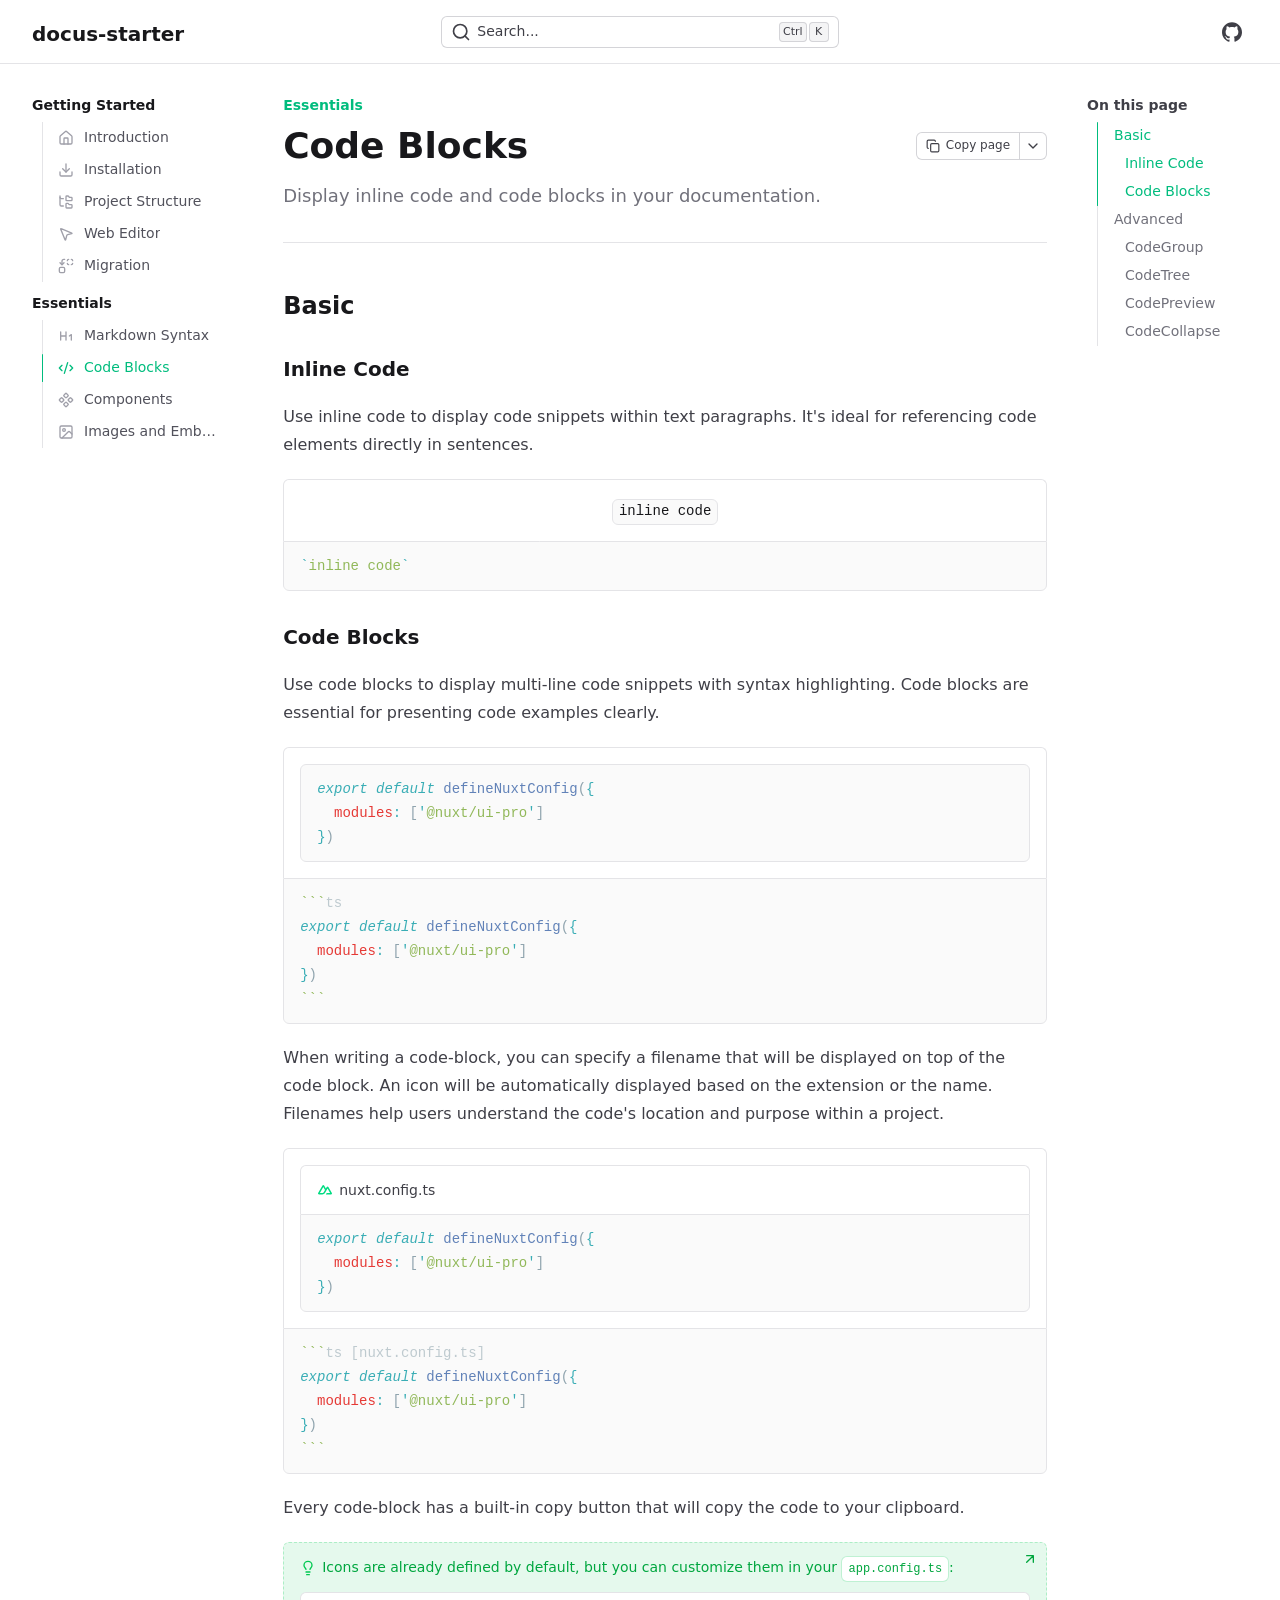
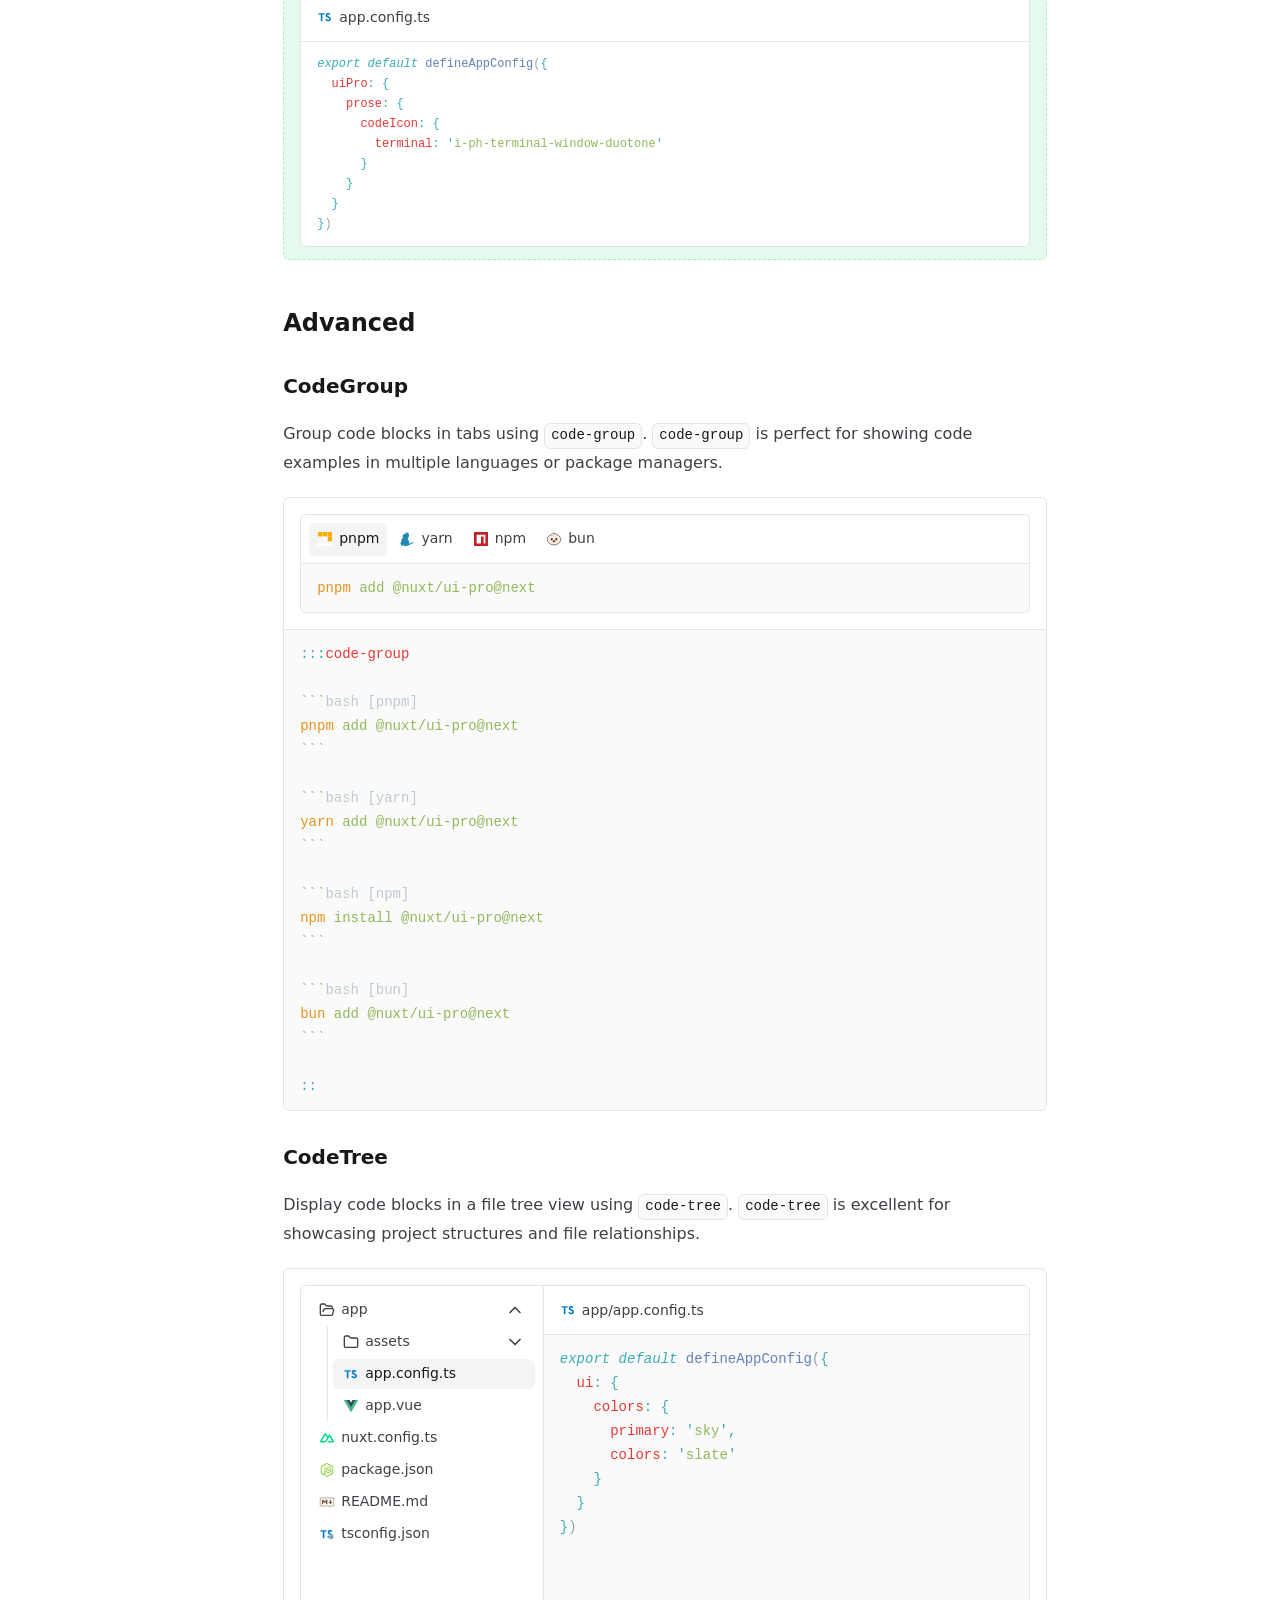
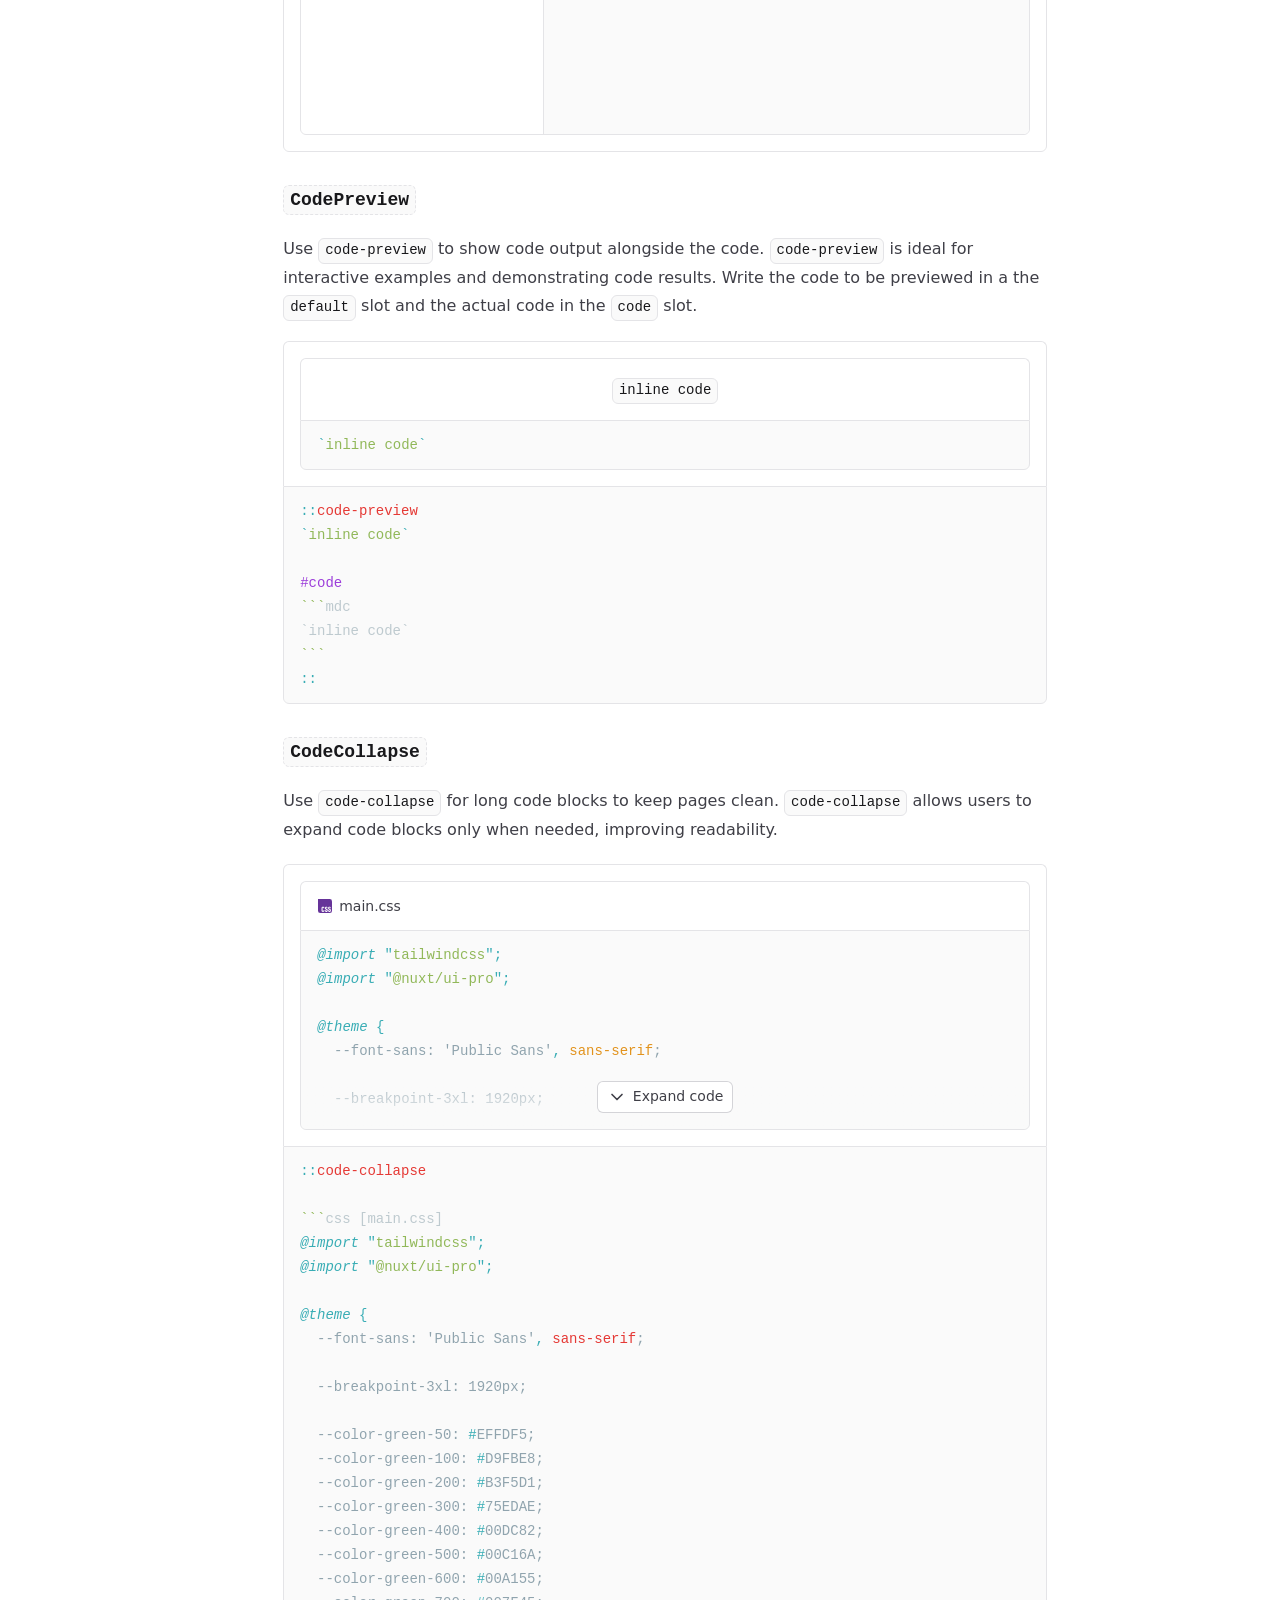
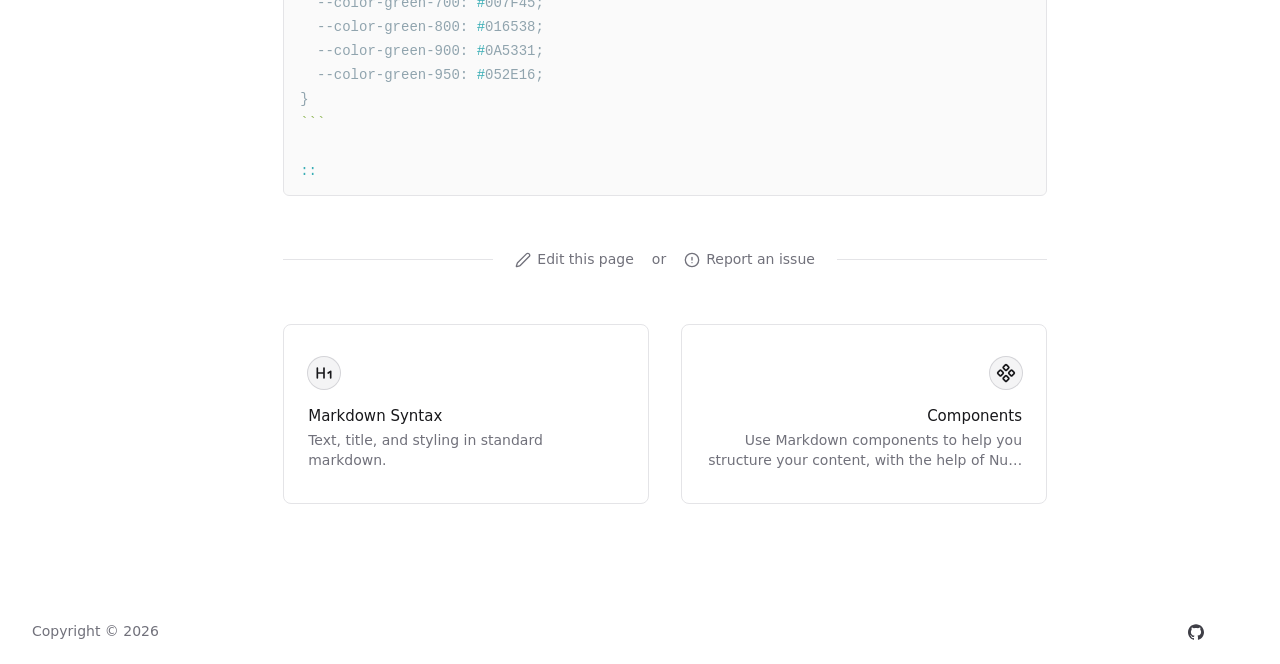
<file: essentials/code-blocks.html>
<!DOCTYPE html><html  lang="en" dir="ltr"><head><meta charset="utf-8"><meta name="viewport" content="width=device-width, initial-scale=1"><style id="nuxt-ui-colors">@layer base {
  :root {
  --ui-color-primary-50: var(--color-emerald-50, oklch(97.9% 0.021 166.113));
  --ui-color-primary-100: var(--color-emerald-100, oklch(95% 0.052 163.051));
  --ui-color-primary-200: var(--color-emerald-200, oklch(90.5% 0.093 164.15));
  --ui-color-primary-300: var(--color-emerald-300, oklch(84.5% 0.143 164.978));
  --ui-color-primary-400: var(--color-emerald-400, oklch(76.5% 0.177 163.223));
  --ui-color-primary-500: var(--color-emerald-500, oklch(69.6% 0.17 162.48));
  --ui-color-primary-600: var(--color-emerald-600, oklch(59.6% 0.145 163.225));
  --ui-color-primary-700: var(--color-emerald-700, oklch(50.8% 0.118 165.612));
  --ui-color-primary-800: var(--color-emerald-800, oklch(43.2% 0.095 166.913));
  --ui-color-primary-900: var(--color-emerald-900, oklch(37.8% 0.077 168.94));
  --ui-color-primary-950: var(--color-emerald-950, oklch(26.2% 0.051 172.552));
  --ui-color-secondary-50: var(--color-blue-50, oklch(97% 0.014 254.604));
  --ui-color-secondary-100: var(--color-blue-100, oklch(93.2% 0.032 255.585));
  --ui-color-secondary-200: var(--color-blue-200, oklch(88.2% 0.059 254.128));
  --ui-color-secondary-300: var(--color-blue-300, oklch(80.9% 0.105 251.813));
  --ui-color-secondary-400: var(--color-blue-400, oklch(70.7% 0.165 254.624));
  --ui-color-secondary-500: var(--color-blue-500, oklch(62.3% 0.214 259.815));
  --ui-color-secondary-600: var(--color-blue-600, oklch(54.6% 0.245 262.881));
  --ui-color-secondary-700: var(--color-blue-700, oklch(48.8% 0.243 264.376));
  --ui-color-secondary-800: var(--color-blue-800, oklch(42.4% 0.199 265.638));
  --ui-color-secondary-900: var(--color-blue-900, oklch(37.9% 0.146 265.522));
  --ui-color-secondary-950: var(--color-blue-950, oklch(28.2% 0.091 267.935));
  --ui-color-success-50: var(--color-green-50, oklch(98.2% 0.018 155.826));
  --ui-color-success-100: var(--color-green-100, oklch(96.2% 0.044 156.743));
  --ui-color-success-200: var(--color-green-200, oklch(92.5% 0.084 155.995));
  --ui-color-success-300: var(--color-green-300, oklch(87.1% 0.15 154.449));
  --ui-color-success-400: var(--color-green-400, oklch(79.2% 0.209 151.711));
  --ui-color-success-500: var(--color-green-500, oklch(72.3% 0.219 149.579));
  --ui-color-success-600: var(--color-green-600, oklch(62.7% 0.194 149.214));
  --ui-color-success-700: var(--color-green-700, oklch(52.7% 0.154 150.069));
  --ui-color-success-800: var(--color-green-800, oklch(44.8% 0.119 151.328));
  --ui-color-success-900: var(--color-green-900, oklch(39.3% 0.095 152.535));
  --ui-color-success-950: var(--color-green-950, oklch(26.6% 0.065 152.934));
  --ui-color-info-50: var(--color-blue-50, oklch(97% 0.014 254.604));
  --ui-color-info-100: var(--color-blue-100, oklch(93.2% 0.032 255.585));
  --ui-color-info-200: var(--color-blue-200, oklch(88.2% 0.059 254.128));
  --ui-color-info-300: var(--color-blue-300, oklch(80.9% 0.105 251.813));
  --ui-color-info-400: var(--color-blue-400, oklch(70.7% 0.165 254.624));
  --ui-color-info-500: var(--color-blue-500, oklch(62.3% 0.214 259.815));
  --ui-color-info-600: var(--color-blue-600, oklch(54.6% 0.245 262.881));
  --ui-color-info-700: var(--color-blue-700, oklch(48.8% 0.243 264.376));
  --ui-color-info-800: var(--color-blue-800, oklch(42.4% 0.199 265.638));
  --ui-color-info-900: var(--color-blue-900, oklch(37.9% 0.146 265.522));
  --ui-color-info-950: var(--color-blue-950, oklch(28.2% 0.091 267.935));
  --ui-color-warning-50: var(--color-yellow-50, oklch(98.7% 0.026 102.212));
  --ui-color-warning-100: var(--color-yellow-100, oklch(97.3% 0.071 103.193));
  --ui-color-warning-200: var(--color-yellow-200, oklch(94.5% 0.129 101.54));
  --ui-color-warning-300: var(--color-yellow-300, oklch(90.5% 0.182 98.111));
  --ui-color-warning-400: var(--color-yellow-400, oklch(85.2% 0.199 91.936));
  --ui-color-warning-500: var(--color-yellow-500, oklch(79.5% 0.184 86.047));
  --ui-color-warning-600: var(--color-yellow-600, oklch(68.1% 0.162 75.834));
  --ui-color-warning-700: var(--color-yellow-700, oklch(55.4% 0.135 66.442));
  --ui-color-warning-800: var(--color-yellow-800, oklch(47.6% 0.114 61.907));
  --ui-color-warning-900: var(--color-yellow-900, oklch(42.1% 0.095 57.708));
  --ui-color-warning-950: var(--color-yellow-950, oklch(28.6% 0.066 53.813));
  --ui-color-error-50: var(--color-red-50, oklch(97.1% 0.013 17.38));
  --ui-color-error-100: var(--color-red-100, oklch(93.6% 0.032 17.717));
  --ui-color-error-200: var(--color-red-200, oklch(88.5% 0.062 18.334));
  --ui-color-error-300: var(--color-red-300, oklch(80.8% 0.114 19.571));
  --ui-color-error-400: var(--color-red-400, oklch(70.4% 0.191 22.216));
  --ui-color-error-500: var(--color-red-500, oklch(63.7% 0.237 25.331));
  --ui-color-error-600: var(--color-red-600, oklch(57.7% 0.245 27.325));
  --ui-color-error-700: var(--color-red-700, oklch(50.5% 0.213 27.518));
  --ui-color-error-800: var(--color-red-800, oklch(44.4% 0.177 26.899));
  --ui-color-error-900: var(--color-red-900, oklch(39.6% 0.141 25.723));
  --ui-color-error-950: var(--color-red-950, oklch(25.8% 0.092 26.042));
  --ui-color-neutral-50: var(--color-zinc-50, oklch(98.5% 0 0));
  --ui-color-neutral-100: var(--color-zinc-100, oklch(96.7% 0.001 286.375));
  --ui-color-neutral-200: var(--color-zinc-200, oklch(92% 0.004 286.32));
  --ui-color-neutral-300: var(--color-zinc-300, oklch(87.1% 0.006 286.286));
  --ui-color-neutral-400: var(--color-zinc-400, oklch(70.5% 0.015 286.067));
  --ui-color-neutral-500: var(--color-zinc-500, oklch(55.2% 0.016 285.938));
  --ui-color-neutral-600: var(--color-zinc-600, oklch(44.2% 0.017 285.786));
  --ui-color-neutral-700: var(--color-zinc-700, oklch(37% 0.013 285.805));
  --ui-color-neutral-800: var(--color-zinc-800, oklch(27.4% 0.006 286.033));
  --ui-color-neutral-900: var(--color-zinc-900, oklch(21% 0.006 285.885));
  --ui-color-neutral-950: var(--color-zinc-950, oklch(14.1% 0.005 285.823));
  }
  :root, .light {
  --ui-primary: var(--ui-color-primary-500);
  --ui-secondary: var(--ui-color-secondary-500);
  --ui-success: var(--ui-color-success-500);
  --ui-info: var(--ui-color-info-500);
  --ui-warning: var(--ui-color-warning-500);
  --ui-error: var(--ui-color-error-500);
  }
  .dark {
  --ui-primary: var(--ui-color-primary-400);
  --ui-secondary: var(--ui-color-secondary-400);
  --ui-success: var(--ui-color-success-400);
  --ui-info: var(--ui-color-info-400);
  --ui-warning: var(--ui-color-warning-400);
  --ui-error: var(--ui-color-error-400);
  }
}</style><title>Code Blocks - docus-starter</title><style>/*! tailwindcss v4.1.11 | MIT License | https://tailwindcss.com */.shiki span.line{display:block}.shiki span.line.highlight{background-color:var(--ui-bg-accented);margin:0 -16px;padding:0 16px}@supports (color:color-mix(in lab,red,red)){.shiki span.line.highlight{background-color:color-mix(in oklab,var(--ui-bg-accented)50%,transparent)}}</style><link rel="stylesheet" href="/_nuxt/entry.BbhBcEqf.css" crossorigin><style>@layer components {:where(.i-lucide\:alert-circle){display:inline-block;width:1em;height:1em;background-color:currentColor;-webkit-mask-image:var(--svg);mask-image:var(--svg);-webkit-mask-repeat:no-repeat;mask-repeat:no-repeat;-webkit-mask-size:100% 100%;mask-size:100% 100%;--svg:url("data:image/svg+xml,%3Csvg xmlns='http://www.w3.org/2000/svg' viewBox='0 0 24 24' width='24' height='24'%3E%3Cg fill='none' stroke='black' stroke-linecap='round' stroke-linejoin='round' stroke-width='2'%3E%3Ccircle cx='12' cy='12' r='10'/%3E%3Cpath d='M12 8v4m0 4h.01'/%3E%3C/g%3E%3C/svg%3E")}:where(.i-lucide\:arrow-up-right){display:inline-block;width:1em;height:1em;background-color:currentColor;-webkit-mask-image:var(--svg);mask-image:var(--svg);-webkit-mask-repeat:no-repeat;mask-repeat:no-repeat;-webkit-mask-size:100% 100%;mask-size:100% 100%;--svg:url("data:image/svg+xml,%3Csvg xmlns='http://www.w3.org/2000/svg' viewBox='0 0 24 24' width='24' height='24'%3E%3Cpath fill='none' stroke='black' stroke-linecap='round' stroke-linejoin='round' stroke-width='2' d='M7 7h10v10M7 17L17 7'/%3E%3C/svg%3E")}:where(.i-lucide\:chevron-down){display:inline-block;width:1em;height:1em;background-color:currentColor;-webkit-mask-image:var(--svg);mask-image:var(--svg);-webkit-mask-repeat:no-repeat;mask-repeat:no-repeat;-webkit-mask-size:100% 100%;mask-size:100% 100%;--svg:url("data:image/svg+xml,%3Csvg xmlns='http://www.w3.org/2000/svg' viewBox='0 0 24 24' width='24' height='24'%3E%3Cpath fill='none' stroke='black' stroke-linecap='round' stroke-linejoin='round' stroke-width='2' d='m6 9l6 6l6-6'/%3E%3C/svg%3E")}:where(.i-lucide\:code-xml){display:inline-block;width:1em;height:1em;background-color:currentColor;-webkit-mask-image:var(--svg);mask-image:var(--svg);-webkit-mask-repeat:no-repeat;mask-repeat:no-repeat;-webkit-mask-size:100% 100%;mask-size:100% 100%;--svg:url("data:image/svg+xml,%3Csvg xmlns='http://www.w3.org/2000/svg' viewBox='0 0 24 24' width='24' height='24'%3E%3Cpath fill='none' stroke='black' stroke-linecap='round' stroke-linejoin='round' stroke-width='2' d='m18 16l4-4l-4-4M6 8l-4 4l4 4m8.5-12l-5 16'/%3E%3C/svg%3E")}:where(.i-lucide\:component){display:inline-block;width:1em;height:1em;background-color:currentColor;-webkit-mask-image:var(--svg);mask-image:var(--svg);-webkit-mask-repeat:no-repeat;mask-repeat:no-repeat;-webkit-mask-size:100% 100%;mask-size:100% 100%;--svg:url("data:image/svg+xml,%3Csvg xmlns='http://www.w3.org/2000/svg' viewBox='0 0 24 24' width='24' height='24'%3E%3Cpath fill='none' stroke='black' stroke-linecap='round' stroke-linejoin='round' stroke-width='2' d='M15.536 11.293a1 1 0 0 0 0 1.414l2.376 2.377a1 1 0 0 0 1.414 0l2.377-2.377a1 1 0 0 0 0-1.414l-2.377-2.377a1 1 0 0 0-1.414 0zm-13.239 0a1 1 0 0 0 0 1.414l2.377 2.377a1 1 0 0 0 1.414 0l2.377-2.377a1 1 0 0 0 0-1.414L6.088 8.916a1 1 0 0 0-1.414 0zm6.619 6.619a1 1 0 0 0 0 1.415l2.377 2.376a1 1 0 0 0 1.414 0l2.377-2.376a1 1 0 0 0 0-1.415l-2.377-2.376a1 1 0 0 0-1.414 0zm0-13.238a1 1 0 0 0 0 1.414l2.377 2.376a1 1 0 0 0 1.414 0l2.377-2.376a1 1 0 0 0 0-1.414l-2.377-2.377a1 1 0 0 0-1.414 0z'/%3E%3C/svg%3E")}:where(.i-lucide\:copy){display:inline-block;width:1em;height:1em;background-color:currentColor;-webkit-mask-image:var(--svg);mask-image:var(--svg);-webkit-mask-repeat:no-repeat;mask-repeat:no-repeat;-webkit-mask-size:100% 100%;mask-size:100% 100%;--svg:url("data:image/svg+xml,%3Csvg xmlns='http://www.w3.org/2000/svg' viewBox='0 0 24 24' width='24' height='24'%3E%3Cg fill='none' stroke='black' stroke-linecap='round' stroke-linejoin='round' stroke-width='2'%3E%3Crect width='14' height='14' x='8' y='8' rx='2' ry='2'/%3E%3Cpath d='M4 16c-1.1 0-2-.9-2-2V4c0-1.1.9-2 2-2h10c1.1 0 2 .9 2 2'/%3E%3C/g%3E%3C/svg%3E")}:where(.i-lucide\:download){display:inline-block;width:1em;height:1em;background-color:currentColor;-webkit-mask-image:var(--svg);mask-image:var(--svg);-webkit-mask-repeat:no-repeat;mask-repeat:no-repeat;-webkit-mask-size:100% 100%;mask-size:100% 100%;--svg:url("data:image/svg+xml,%3Csvg xmlns='http://www.w3.org/2000/svg' viewBox='0 0 24 24' width='24' height='24'%3E%3Cg fill='none' stroke='black' stroke-linecap='round' stroke-linejoin='round' stroke-width='2'%3E%3Cpath d='M12 15V3m9 12v4a2 2 0 0 1-2 2H5a2 2 0 0 1-2-2v-4'/%3E%3Cpath d='m7 10l5 5l5-5'/%3E%3C/g%3E%3C/svg%3E")}:where(.i-lucide\:folder){display:inline-block;width:1em;height:1em;background-color:currentColor;-webkit-mask-image:var(--svg);mask-image:var(--svg);-webkit-mask-repeat:no-repeat;mask-repeat:no-repeat;-webkit-mask-size:100% 100%;mask-size:100% 100%;--svg:url("data:image/svg+xml,%3Csvg xmlns='http://www.w3.org/2000/svg' viewBox='0 0 24 24' width='24' height='24'%3E%3Cpath fill='none' stroke='black' stroke-linecap='round' stroke-linejoin='round' stroke-width='2' d='M20 20a2 2 0 0 0 2-2V8a2 2 0 0 0-2-2h-7.9a2 2 0 0 1-1.69-.9L9.6 3.9A2 2 0 0 0 7.93 3H4a2 2 0 0 0-2 2v13a2 2 0 0 0 2 2Z'/%3E%3C/svg%3E")}:where(.i-lucide\:folder-open){display:inline-block;width:1em;height:1em;background-color:currentColor;-webkit-mask-image:var(--svg);mask-image:var(--svg);-webkit-mask-repeat:no-repeat;mask-repeat:no-repeat;-webkit-mask-size:100% 100%;mask-size:100% 100%;--svg:url("data:image/svg+xml,%3Csvg xmlns='http://www.w3.org/2000/svg' viewBox='0 0 24 24' width='24' height='24'%3E%3Cpath fill='none' stroke='black' stroke-linecap='round' stroke-linejoin='round' stroke-width='2' d='m6 14l1.5-2.9A2 2 0 0 1 9.24 10H20a2 2 0 0 1 1.94 2.5l-1.54 6a2 2 0 0 1-1.95 1.5H4a2 2 0 0 1-2-2V5a2 2 0 0 1 2-2h3.9a2 2 0 0 1 1.69.9l.81 1.2a2 2 0 0 0 1.67.9H18a2 2 0 0 1 2 2v2'/%3E%3C/svg%3E")}:where(.i-lucide\:folder-tree){display:inline-block;width:1em;height:1em;background-color:currentColor;-webkit-mask-image:var(--svg);mask-image:var(--svg);-webkit-mask-repeat:no-repeat;mask-repeat:no-repeat;-webkit-mask-size:100% 100%;mask-size:100% 100%;--svg:url("data:image/svg+xml,%3Csvg xmlns='http://www.w3.org/2000/svg' viewBox='0 0 24 24' width='24' height='24'%3E%3Cg fill='none' stroke='black' stroke-linecap='round' stroke-linejoin='round' stroke-width='2'%3E%3Cpath d='M20 10a1 1 0 0 0 1-1V6a1 1 0 0 0-1-1h-2.5a1 1 0 0 1-.8-.4l-.9-1.2A1 1 0 0 0 15 3h-2a1 1 0 0 0-1 1v5a1 1 0 0 0 1 1Zm0 11a1 1 0 0 0 1-1v-3a1 1 0 0 0-1-1h-2.9a1 1 0 0 1-.88-.55l-.42-.85a1 1 0 0 0-.92-.6H13a1 1 0 0 0-1 1v5a1 1 0 0 0 1 1ZM3 5a2 2 0 0 0 2 2h3'/%3E%3Cpath d='M3 3v13a2 2 0 0 0 2 2h3'/%3E%3C/g%3E%3C/svg%3E")}:where(.i-lucide\:hash){display:inline-block;width:1em;height:1em;background-color:currentColor;-webkit-mask-image:var(--svg);mask-image:var(--svg);-webkit-mask-repeat:no-repeat;mask-repeat:no-repeat;-webkit-mask-size:100% 100%;mask-size:100% 100%;--svg:url("data:image/svg+xml,%3Csvg xmlns='http://www.w3.org/2000/svg' viewBox='0 0 24 24' width='24' height='24'%3E%3Cpath fill='none' stroke='black' stroke-linecap='round' stroke-linejoin='round' stroke-width='2' d='M4 9h16M4 15h16M10 3L8 21m8-18l-2 18'/%3E%3C/svg%3E")}:where(.i-lucide\:heading-1){display:inline-block;width:1em;height:1em;background-color:currentColor;-webkit-mask-image:var(--svg);mask-image:var(--svg);-webkit-mask-repeat:no-repeat;mask-repeat:no-repeat;-webkit-mask-size:100% 100%;mask-size:100% 100%;--svg:url("data:image/svg+xml,%3Csvg xmlns='http://www.w3.org/2000/svg' viewBox='0 0 24 24' width='24' height='24'%3E%3Cpath fill='none' stroke='black' stroke-linecap='round' stroke-linejoin='round' stroke-width='2' d='M4 12h8m-8 6V6m8 12V6m5 6l3-2v8'/%3E%3C/svg%3E")}:where(.i-lucide\:house){display:inline-block;width:1em;height:1em;background-color:currentColor;-webkit-mask-image:var(--svg);mask-image:var(--svg);-webkit-mask-repeat:no-repeat;mask-repeat:no-repeat;-webkit-mask-size:100% 100%;mask-size:100% 100%;--svg:url("data:image/svg+xml,%3Csvg xmlns='http://www.w3.org/2000/svg' viewBox='0 0 24 24' width='24' height='24'%3E%3Cg fill='none' stroke='black' stroke-linecap='round' stroke-linejoin='round' stroke-width='2'%3E%3Cpath d='M15 21v-8a1 1 0 0 0-1-1h-4a1 1 0 0 0-1 1v8'/%3E%3Cpath d='M3 10a2 2 0 0 1 .709-1.528l7-5.999a2 2 0 0 1 2.582 0l7 5.999A2 2 0 0 1 21 10v9a2 2 0 0 1-2 2H5a2 2 0 0 1-2-2z'/%3E%3C/g%3E%3C/svg%3E")}:where(.i-lucide\:image){display:inline-block;width:1em;height:1em;background-color:currentColor;-webkit-mask-image:var(--svg);mask-image:var(--svg);-webkit-mask-repeat:no-repeat;mask-repeat:no-repeat;-webkit-mask-size:100% 100%;mask-size:100% 100%;--svg:url("data:image/svg+xml,%3Csvg xmlns='http://www.w3.org/2000/svg' viewBox='0 0 24 24' width='24' height='24'%3E%3Cg fill='none' stroke='black' stroke-linecap='round' stroke-linejoin='round' stroke-width='2'%3E%3Crect width='18' height='18' x='3' y='3' rx='2' ry='2'/%3E%3Ccircle cx='9' cy='9' r='2'/%3E%3Cpath d='m21 15l-3.086-3.086a2 2 0 0 0-2.828 0L6 21'/%3E%3C/g%3E%3C/svg%3E")}:where(.i-lucide\:lightbulb){display:inline-block;width:1em;height:1em;background-color:currentColor;-webkit-mask-image:var(--svg);mask-image:var(--svg);-webkit-mask-repeat:no-repeat;mask-repeat:no-repeat;-webkit-mask-size:100% 100%;mask-size:100% 100%;--svg:url("data:image/svg+xml,%3Csvg xmlns='http://www.w3.org/2000/svg' viewBox='0 0 24 24' width='24' height='24'%3E%3Cpath fill='none' stroke='black' stroke-linecap='round' stroke-linejoin='round' stroke-width='2' d='M15 14c.2-1 .7-1.7 1.5-2.5c1-.9 1.5-2.2 1.5-3.5A6 6 0 0 0 6 8c0 1 .2 2.2 1.5 3.5c.7.7 1.3 1.5 1.5 2.5m0 4h6m-5 4h4'/%3E%3C/svg%3E")}:where(.i-lucide\:mouse-pointer-2){display:inline-block;width:1em;height:1em;background-color:currentColor;-webkit-mask-image:var(--svg);mask-image:var(--svg);-webkit-mask-repeat:no-repeat;mask-repeat:no-repeat;-webkit-mask-size:100% 100%;mask-size:100% 100%;--svg:url("data:image/svg+xml,%3Csvg xmlns='http://www.w3.org/2000/svg' viewBox='0 0 24 24' width='24' height='24'%3E%3Cpath fill='none' stroke='black' stroke-linecap='round' stroke-linejoin='round' stroke-width='2' d='M4.037 4.688a.495.495 0 0 1 .651-.651l16 6.5a.5.5 0 0 1-.063.947l-6.124 1.58a2 2 0 0 0-1.438 1.435l-1.579 6.126a.5.5 0 0 1-.947.063z'/%3E%3C/svg%3E")}:where(.i-lucide\:pen){display:inline-block;width:1em;height:1em;background-color:currentColor;-webkit-mask-image:var(--svg);mask-image:var(--svg);-webkit-mask-repeat:no-repeat;mask-repeat:no-repeat;-webkit-mask-size:100% 100%;mask-size:100% 100%;--svg:url("data:image/svg+xml,%3Csvg xmlns='http://www.w3.org/2000/svg' viewBox='0 0 24 24' width='24' height='24'%3E%3Cpath fill='none' stroke='black' stroke-linecap='round' stroke-linejoin='round' stroke-width='2' d='M21.174 6.812a1 1 0 0 0-3.986-3.987L3.842 16.174a2 2 0 0 0-.5.83l-1.321 4.352a.5.5 0 0 0 .623.622l4.353-1.32a2 2 0 0 0 .83-.497z'/%3E%3C/svg%3E")}:where(.i-lucide\:replace){display:inline-block;width:1em;height:1em;background-color:currentColor;-webkit-mask-image:var(--svg);mask-image:var(--svg);-webkit-mask-repeat:no-repeat;mask-repeat:no-repeat;-webkit-mask-size:100% 100%;mask-size:100% 100%;--svg:url("data:image/svg+xml,%3Csvg xmlns='http://www.w3.org/2000/svg' viewBox='0 0 24 24' width='24' height='24'%3E%3Cg fill='none' stroke='black' stroke-linecap='round' stroke-linejoin='round' stroke-width='2'%3E%3Cpath d='M14 4a2 2 0 0 1 2-2m0 8a2 2 0 0 1-2-2m6-6a2 2 0 0 1 2 2m0 4a2 2 0 0 1-2 2M3 7l3 3l3-3'/%3E%3Cpath d='M6 10V5a3 3 0 0 1 3-3h1'/%3E%3Crect width='8' height='8' x='2' y='14' rx='2'/%3E%3C/g%3E%3C/svg%3E")}:where(.i-lucide\:search){display:inline-block;width:1em;height:1em;background-color:currentColor;-webkit-mask-image:var(--svg);mask-image:var(--svg);-webkit-mask-repeat:no-repeat;mask-repeat:no-repeat;-webkit-mask-size:100% 100%;mask-size:100% 100%;--svg:url("data:image/svg+xml,%3Csvg xmlns='http://www.w3.org/2000/svg' viewBox='0 0 24 24' width='24' height='24'%3E%3Cg fill='none' stroke='black' stroke-linecap='round' stroke-linejoin='round' stroke-width='2'%3E%3Cpath d='m21 21l-4.34-4.34'/%3E%3Ccircle cx='11' cy='11' r='8'/%3E%3C/g%3E%3C/svg%3E")}:where(.i-simple-icons\:github){display:inline-block;width:1em;height:1em;background-color:currentColor;-webkit-mask-image:var(--svg);mask-image:var(--svg);-webkit-mask-repeat:no-repeat;mask-repeat:no-repeat;-webkit-mask-size:100% 100%;mask-size:100% 100%;--svg:url("data:image/svg+xml,%3Csvg xmlns='http://www.w3.org/2000/svg' viewBox='0 0 24 24' width='24' height='24'%3E%3Cpath fill='black' d='M12 .297c-6.63 0-12 5.373-12 12c0 5.303 3.438 9.8 8.205 11.385c.6.113.82-.258.82-.577c0-.285-.01-1.04-.015-2.04c-3.338.724-4.042-1.61-4.042-1.61C4.422 18.07 3.633 17.7 3.633 17.7c-1.087-.744.084-.729.084-.729c1.205.084 1.838 1.236 1.838 1.236c1.07 1.835 2.809 1.305 3.495.998c.108-.776.417-1.305.76-1.605c-2.665-.3-5.466-1.332-5.466-5.93c0-1.31.465-2.38 1.235-3.22c-.135-.303-.54-1.523.105-3.176c0 0 1.005-.322 3.3 1.23c.96-.267 1.98-.399 3-.405c1.02.006 2.04.138 3 .405c2.28-1.552 3.285-1.23 3.285-1.23c.645 1.653.24 2.873.12 3.176c.765.84 1.23 1.91 1.23 3.22c0 4.61-2.805 5.625-5.475 5.92c.42.36.81 1.096.81 2.22c0 1.606-.015 2.896-.015 3.286c0 .315.21.69.825.57C20.565 22.092 24 17.592 24 12.297c0-6.627-5.373-12-12-12'/%3E%3C/svg%3E")}:where(.i-vscode-icons\:file-type-bun){display:inline-block;width:1em;height:1em;background-repeat:no-repeat;background-size:100% 100%;background-image:url("data:image/svg+xml,%3Csvg xmlns='http://www.w3.org/2000/svg' viewBox='0 0 32 32' width='32' height='32'%3E%3Cpath fill='%23fbf0df' d='M29 17c0 5.65-5.82 10.23-13 10.23S3 22.61 3 17c0-3.5 2.24-6.6 5.66-8.44S14.21 4.81 16 4.81s3.32 1.54 7.34 3.71C26.76 10.36 29 13.46 29 17'/%3E%3Cpath fill='none' stroke='%23000' d='M16 27.65c7.32 0 13.46-4.65 13.46-10.65c0-3.72-2.37-7-5.89-8.85c-1.39-.75-2.46-1.41-3.37-2l-1.13-.69A6.14 6.14 0 0 0 16 4.35a6.9 6.9 0 0 0-3.3 1.23c-.42.24-.86.51-1.32.8c-.87.54-1.83 1.13-3 1.73C4.91 10 2.54 13.24 2.54 17c0 6 6.14 10.65 13.46 10.65Z'/%3E%3Cellipse cx='21.65' cy='18.62' fill='%23febbd0' rx='2.17' ry='1.28'/%3E%3Cellipse cx='10.41' cy='18.62' fill='%23febbd0' rx='2.17' ry='1.28'/%3E%3Cpath fill-rule='evenodd' d='M11.43 18.11a2 2 0 1 0-2-2.05a2.05 2.05 0 0 0 2 2.05m9.2 0a2 2 0 1 0-2-2.05a2 2 0 0 0 2 2.05'/%3E%3Cpath fill='%23fff' fill-rule='evenodd' d='M10.79 16.19a.77.77 0 1 0-.76-.77a.76.76 0 0 0 .76.77m9.2 0a.77.77 0 1 0 0-1.53a.77.77 0 0 0 0 1.53'/%3E%3Cpath fill='%23b71422' stroke='%23000' stroke-width='.75' d='M18.62 19.67a3.3 3.3 0 0 1-1.09 1.75a2.48 2.48 0 0 1-1.5.69a2.53 2.53 0 0 1-1.5-.69a3.28 3.28 0 0 1-1.08-1.75a.26.26 0 0 1 .29-.3h4.58a.27.27 0 0 1 .3.3Z'/%3E%3Cpath fill='%23ccbea7' fill-rule='evenodd' d='M14.93 5.75a6.1 6.1 0 0 1-2.09 4.62c-.1.09 0 .27.11.22c1.25-.49 2.94-1.94 2.23-4.88c-.03-.15-.25-.11-.25.04m.85 0a6 6 0 0 1 .57 5c0 .13.12.24.21.13c.83-1 1.54-3.11-.59-5.31c-.1-.11-.27.04-.19.17Zm1-.06a6.1 6.1 0 0 1 2.53 4.38c0 .14.21.17.24 0c.34-1.3.15-3.51-2.66-4.66c-.12-.02-.21.18-.09.27ZM9.94 9.55a6.27 6.27 0 0 0 3.89-3.33c.07-.13.28-.08.25.07c-.64 3-2.79 3.59-4.13 3.51c-.14-.01-.14-.21-.01-.25'/%3E%3C/svg%3E")}:where(.i-vscode-icons\:file-type-css){display:inline-block;width:1em;height:1em;background-repeat:no-repeat;background-size:100% 100%;background-image:url("data:image/svg+xml,%3Csvg xmlns='http://www.w3.org/2000/svg' viewBox='0 0 32 32' width='32' height='32'%3E%3Cpath fill='%23639' d='M1.995 1.994h23.52a4.48 4.48 0 0 1 4.48 4.48v19.04a4.48 4.48 0 0 1-4.48 4.48H6.475a4.48 4.48 0 0 1-4.48-4.48Z'/%3E%3Cpath fill='%23fff' d='M9.079 24.87v-4.704c0-1.876 1.204-2.884 3.024-2.884c1.792-.028 2.912 1.148 2.856 3.136h-2.072c.056-.756-.28-1.316-.84-1.288c-.7 0-.896.476-.896 1.372v4.088c0 .868.28 1.288.896 1.316c.644 0 .896-.644.84-1.372h2.072c.112 2.044-1.176 3.248-2.996 3.22c-1.764 0-2.884-.98-2.884-2.884m6.636-.336h1.932c.028.896.308 1.456.924 1.456s.84-.364.84-1.204c0-.7-.308-1.092-1.064-1.456l-.728-.336c-1.288-.616-1.82-1.372-1.82-2.884c0-1.68 1.064-2.856 2.8-2.856s2.66 1.204 2.688 3.164h-1.876c0-.812-.168-1.372-.784-1.372c-.56 0-.84.28-.84.98s.252.98.924 1.26l.672.308c1.428.672 2.044 1.54 2.044 3.164c0 1.932-1.092 2.996-2.884 2.996s-2.8-1.232-2.828-3.22m6.328 0h1.96c0 .896.308 1.456.896 1.456s.84-.364.84-1.204c0-.7-.28-1.092-1.064-1.456l-.728-.336c-1.288-.616-1.792-1.372-1.792-2.884c0-1.68 1.036-2.856 2.8-2.856s2.632 1.204 2.688 3.164h-1.876c-.028-.812-.196-1.372-.812-1.372c-.56 0-.812.28-.812.98s.224.98.896 1.26l.7.308c1.4.672 2.016 1.54 2.016 3.164c0 1.932-1.092 2.996-2.884 2.996s-2.8-1.232-2.828-3.22'/%3E%3C/svg%3E")}:where(.i-vscode-icons\:file-type-markdown){display:inline-block;width:1em;height:1em;background-repeat:no-repeat;background-size:100% 100%;background-image:url("data:image/svg+xml,%3Csvg xmlns='http://www.w3.org/2000/svg' viewBox='0 0 32 32' width='32' height='32'%3E%3Cpath fill='none' stroke='%23755838' d='M2.5 7.955h27v16.091h-27z'/%3E%3Cpath fill='%23755838' d='M5.909 20.636v-9.272h2.727l2.728 3.409l2.727-3.409h2.727v9.272h-2.727v-5.318l-2.727 3.409l-2.728-3.409v5.318zm17.046 0l-4.091-4.5h2.727v-4.772h2.727v4.772h2.727z'/%3E%3C/svg%3E")}:where(.i-vscode-icons\:file-type-node){display:inline-block;width:1em;height:1em;background-repeat:no-repeat;background-size:100% 100%;background-image:url("data:image/svg+xml,%3Csvg xmlns='http://www.w3.org/2000/svg' viewBox='0 0 32 32' width='32' height='32'%3E%3Cpath fill='%2383cd29' d='M16 30a2.15 2.15 0 0 1-1.076-.288L11.5 27.685c-.511-.286-.262-.387-.093-.446a6.8 6.8 0 0 0 1.549-.7a.26.26 0 0 1 .255.019l2.631 1.563a.34.34 0 0 0 .318 0l10.26-5.922a.32.32 0 0 0 .157-.278V10.075a.33.33 0 0 0-.159-.283l-10.26-5.917a.32.32 0 0 0-.317 0L5.587 9.794a.33.33 0 0 0-.162.281v11.841a.32.32 0 0 0 .161.274L8.4 23.814c1.525.762 2.459-.136 2.459-1.038V11.085a.3.3 0 0 1 .3-.3h1.3a.3.3 0 0 1 .3.3v11.692c0 2.035-1.108 3.2-3.038 3.2a4.4 4.4 0 0 1-2.363-.642l-2.697-1.547a2.17 2.17 0 0 1-1.076-1.872V10.075A2.16 2.16 0 0 1 4.661 8.2l10.261-5.924a2.25 2.25 0 0 1 2.156 0L27.338 8.2a2.17 2.17 0 0 1 1.077 1.87v11.846a2.17 2.17 0 0 1-1.077 1.872l-10.26 5.924A2.15 2.15 0 0 1 16 30'/%3E%3Cpath fill='%2383cd29' d='M14.054 17.953a.3.3 0 0 1 .3-.3h1.327a.3.3 0 0 1 .295.251c.2 1.351.8 2.032 3.513 2.032c2.161 0 3.082-.489 3.082-1.636c0-.661-.261-1.152-3.62-1.481c-2.808-.278-4.544-.9-4.544-3.144c0-2.07 1.745-3.305 4.67-3.305c3.287 0 4.914 1.141 5.12 3.589a.3.3 0 0 1-.295.323h-1.336a.3.3 0 0 1-.288-.232c-.319-1.421-1.1-1.875-3.2-1.875c-2.36 0-2.634.822-2.634 1.438c0 .746.324.964 3.51 1.385c3.153.417 4.651 1.007 4.651 3.223c0 2.236-1.864 3.516-5.115 3.516c-4.495.006-5.436-2.055-5.436-3.784'/%3E%3C/svg%3E")}:where(.i-vscode-icons\:file-type-npm){display:inline-block;width:1em;height:1em;background-repeat:no-repeat;background-size:100% 100%;background-image:url("data:image/svg+xml,%3Csvg xmlns='http://www.w3.org/2000/svg' viewBox='0 0 32 32' width='32' height='32'%3E%3Cpath fill='%23c12127' d='M2 2h28v28H2'/%3E%3Cpath fill='%23fff' d='M7.25 7.25h17.5v17.5h-3.5v-14H16v14H7.25'/%3E%3C/svg%3E")}:where(.i-vscode-icons\:file-type-nuxt){display:inline-block;width:1em;height:1em;background-repeat:no-repeat;background-size:100% 100%;background-image:url("data:image/svg+xml,%3Csvg xmlns='http://www.w3.org/2000/svg' viewBox='0 0 32 32' width='32' height='32'%3E%3Cpath fill='%2300DC82' d='M17.708 25h10.409c.33 0 .655-.088.942-.254a1.9 1.9 0 0 0 .689-.696a1.91 1.91 0 0 0 0-1.9L22.756 9.936a1.87 1.87 0 0 0-3.261 0l-1.788 3.125l-3.494-6.111a1.871 1.871 0 0 0-3.262 0l-8.7 15.2a1.91 1.91 0 0 0 .69 2.595c.286.167.61.255.941.255h6.534c2.589 0 4.498-1.147 5.811-3.385l3.19-5.572l1.708-2.982l5.127 8.957h-6.835zm-7.398-2.985l-4.56-.001l6.836-11.942l3.41 5.97l-2.283 3.992c-.873 1.452-1.864 1.981-3.403 1.981'/%3E%3C/svg%3E")}:where(.i-vscode-icons\:file-type-pnpm){display:inline-block;width:1em;height:1em;background-repeat:no-repeat;background-size:100% 100%;background-image:url("data:image/svg+xml,%3Csvg xmlns='http://www.w3.org/2000/svg' viewBox='0 0 32 32' width='32' height='32'%3E%3Cpath fill='%23f9ad00' d='M30 10.75h-8.749V2H30Zm-9.626 0h-8.75V2h8.75Zm-9.625 0H2V2h8.749ZM30 20.375h-8.749v-8.75H30Z'/%3E%3Cpath fill='%23fff' d='M20.374 20.375h-8.75v-8.75h8.75Zm0 9.625h-8.75v-8.75h8.75ZM30 30h-8.749v-8.75H30Zm-19.251 0H2v-8.75h8.749Z'/%3E%3C/svg%3E")}:where(.i-vscode-icons\:file-type-tsconfig){display:inline-block;width:1em;height:1em;background-repeat:no-repeat;background-size:100% 100%;background-image:url("data:image/svg+xml,%3Csvg xmlns='http://www.w3.org/2000/svg' viewBox='0 0 32 32' width='32' height='32'%3E%3Cpath fill='%23007acc' d='M23.827 8.243a4.4 4.4 0 0 1 2.223 1.281a6 6 0 0 1 .852 1.143c.011.045-1.534 1.083-2.471 1.662c-.034.023-.169-.124-.322-.35a2.01 2.01 0 0 0-1.67-1c-1.077-.074-1.771.49-1.766 1.433a1.3 1.3 0 0 0 .153.666c.237.49.677.784 2.059 1.383c2.544 1.1 3.636 1.817 4.31 2.843a5.16 5.16 0 0 1 .416 4.333a4.76 4.76 0 0 1-3.932 2.815a11 11 0 0 1-2.708-.028a6.53 6.53 0 0 1-3.616-1.884a6.3 6.3 0 0 1-.926-1.371a3 3 0 0 1 .327-.208c.158-.09.756-.434 1.32-.761l1.024-.6l.214.312a4.8 4.8 0 0 0 1.35 1.292a3.3 3.3 0 0 0 3.458-.175a1.545 1.545 0 0 0 .2-1.974c-.276-.4-.84-.727-2.443-1.422a8.8 8.8 0 0 1-3.349-2.055a4.7 4.7 0 0 1-.976-1.777a7.1 7.1 0 0 1-.062-2.268a4.33 4.33 0 0 1 3.644-3.374a9 9 0 0 1 2.691.084m-8.343 1.483l.011 1.454h-4.63v13.148H7.6V11.183H2.97V9.755a14 14 0 0 1 .04-1.466c.017-.023 2.832-.034 6.245-.028l6.211.017Z'/%3E%3Cpath fill='%2399b8c4' d='m27.075 25.107l.363-.361c1.68.055 1.706 0 1.78-.177l.462-1.124l.034-.107l-.038-.093c-.02-.049-.081-.2-1.13-1.2v-.526c1.211-1.166 1.185-1.226 1.116-1.4l-.46-1.136c-.069-.17-.1-.237-1.763-.191l-.364-.367a8 8 0 0 0-.057-1.657l-.047-.106l-1.2-.525c-.177-.081-.239-.11-1.372 1.124l-.509-.008c-1.167-1.245-1.222-1.223-1.4-1.152l-1.115.452c-.175.071-.236.1-.169 1.79l-.36.359c-1.68-.055-1.7 0-1.778.177L18.606 20l-.036.108l.038.094c.02.048.078.194 1.13 1.2v.525c-1.211 1.166-1.184 1.226-1.115 1.4l.459 1.137c.07.174.1.236 1.763.192l.363.377a8 8 0 0 0 .055 1.654l.047.107l1.208.528c.176.073.236.1 1.366-1.13l.509.006c1.168 1.247 1.228 1.223 1.4 1.154l1.113-.45c.176-.075.237-.102.169-1.795m-4.788-2.632a2 2 0 1 1 2.618 1.14a2.023 2.023 0 0 1-2.618-1.14'/%3E%3C/svg%3E")}:where(.i-vscode-icons\:file-type-typescript){display:inline-block;width:1em;height:1em;background-repeat:no-repeat;background-size:100% 100%;background-image:url("data:image/svg+xml,%3Csvg xmlns='http://www.w3.org/2000/svg' viewBox='0 0 32 32' width='32' height='32'%3E%3Cpath fill='%23007acc' d='M23.827 8.243a4.4 4.4 0 0 1 2.223 1.281a6 6 0 0 1 .852 1.143c.011.045-1.534 1.083-2.471 1.662c-.034.023-.169-.124-.322-.35a2.01 2.01 0 0 0-1.67-1c-1.077-.074-1.771.49-1.766 1.433a1.3 1.3 0 0 0 .153.666c.237.49.677.784 2.059 1.383c2.544 1.095 3.636 1.817 4.31 2.843a5.16 5.16 0 0 1 .416 4.333a4.76 4.76 0 0 1-3.932 2.815a11 11 0 0 1-2.708-.028a6.53 6.53 0 0 1-3.616-1.884a6.3 6.3 0 0 1-.926-1.371a3 3 0 0 1 .327-.208c.158-.09.756-.434 1.32-.761l1.024-.6l.214.312a4.8 4.8 0 0 0 1.35 1.292a3.3 3.3 0 0 0 3.458-.175a1.545 1.545 0 0 0 .2-1.974c-.276-.395-.84-.727-2.443-1.422a8.8 8.8 0 0 1-3.349-2.055a4.7 4.7 0 0 1-.976-1.777a7.1 7.1 0 0 1-.062-2.268a4.33 4.33 0 0 1 3.644-3.374a9 9 0 0 1 2.691.084m-8.343 1.483l.011 1.454h-4.63v13.148H7.6V11.183H2.97V9.755a14 14 0 0 1 .04-1.466c.017-.023 2.832-.034 6.245-.028l6.211.017Z'/%3E%3C/svg%3E")}:where(.i-vscode-icons\:file-type-vue){display:inline-block;width:1em;height:1em;background-repeat:no-repeat;background-size:100% 100%;background-image:url("data:image/svg+xml,%3Csvg xmlns='http://www.w3.org/2000/svg' viewBox='0 0 32 32' width='32' height='32'%3E%3Cpath fill='%2341b883' d='M24.4 3.925H30l-14 24.15L2 3.925h10.71l3.29 5.6l3.22-5.6Z'/%3E%3Cpath fill='%2341b883' d='m2 3.925l14 24.15l14-24.15h-5.6L16 18.415L7.53 3.925Z'/%3E%3Cpath fill='%2335495e' d='M7.53 3.925L16 18.485l8.4-14.56h-5.18L16 9.525l-3.29-5.6Z'/%3E%3C/svg%3E")}:where(.i-vscode-icons\:file-type-yarn){display:inline-block;width:1em;height:1em;background-repeat:no-repeat;background-size:100% 100%;background-image:url("data:image/svg+xml,%3Csvg xmlns='http://www.w3.org/2000/svg' viewBox='0 0 32 32' width='32' height='32'%3E%3Cpath fill='%232188b6' d='M28.208 24.409a10.5 10.5 0 0 0-3.959 1.822a23.7 23.7 0 0 1-5.835 2.642a1.63 1.63 0 0 1-.983.55a62 62 0 0 1-6.447.577c-1.163.009-1.876-.3-2.074-.776a1.573 1.573 0 0 1 .866-2.074a4 4 0 0 1-.514-.379c-.171-.171-.352-.514-.406-.388c-.225.55-.343 1.894-.947 2.5c-.83.839-2.4.559-3.328.072c-1.019-.541.072-1.813.072-1.813a.73.73 0 0 1-.992-.343a4.85 4.85 0 0 1-.667-2.949a5.37 5.37 0 0 1 1.749-2.895a9.3 9.3 0 0 1 .658-4.4a10.45 10.45 0 0 1 3.165-3.661S6.628 10.747 7.35 8.817c.469-1.262.658-1.253.812-1.308a3.6 3.6 0 0 0 1.452-.857a5.27 5.27 0 0 1 4.41-1.7S15.2 1.4 16.277 2.09a18.4 18.4 0 0 1 1.533 2.886s1.281-.748 1.425-.469a11.33 11.33 0 0 1 .523 6.132a14 14 0 0 1-2.6 5.411c-.135.225 1.551.938 2.615 3.887c.983 2.7.108 4.96.262 5.212c.027.045.036.063.036.063s1.127.09 3.391-1.308a8.5 8.5 0 0 1 4.277-1.604a1.081 1.081 0 0 1 .469 2.11Z'/%3E%3C/svg%3E")}}</style><link rel="preload" as="fetch" crossorigin="anonymous" href="/essentials/code-blocks/_payload.json?e6b4f6ba-1490-4334-b11d-6ea869648b06"><link rel="modulepreload" as="script" crossorigin href="/_nuxt/C_VYumOx.js"><link rel="modulepreload" as="script" crossorigin href="/_nuxt/Du3OnPYR.js"><link rel="modulepreload" as="script" crossorigin href="/_nuxt/DobmZ6U3.js"><link rel="modulepreload" as="script" crossorigin href="/_nuxt/CFGWSoUo.js"><link rel="modulepreload" as="script" crossorigin href="/_nuxt/DDkdV05u.js"><link rel="modulepreload" as="script" crossorigin href="/_nuxt/DdCkbHfn.js"><link rel="modulepreload" as="script" crossorigin href="/_nuxt/D3_4QBv0.js"><link rel="modulepreload" as="script" crossorigin href="/_nuxt/ig-Nu4J2.js"><link rel="modulepreload" as="script" crossorigin href="/_nuxt/Br8WsKk0.js"><link rel="modulepreload" as="script" crossorigin href="/_nuxt/BcyO1o0D.js"><link rel="modulepreload" as="script" crossorigin href="/_nuxt/fu1yeWDX.js"><link rel="modulepreload" as="script" crossorigin href="/_nuxt/BFCf5ynl.js"><link rel="modulepreload" as="script" crossorigin href="/_nuxt/D7SqohgV.js"><link rel="modulepreload" as="script" crossorigin href="/_nuxt/CwFd7yxa.js"><link rel="modulepreload" as="script" crossorigin href="/_nuxt/DDTD01yV.js"><link rel="modulepreload" as="script" crossorigin href="/_nuxt/B2GbcTHM.js"><link rel="modulepreload" as="script" crossorigin href="/_nuxt/CcxJgYSu.js"><link rel="modulepreload" as="script" crossorigin href="/_nuxt/Dv2VberX.js"><link rel="modulepreload" as="script" crossorigin href="/_nuxt/CvhilIDE.js"><link rel="modulepreload" as="script" crossorigin href="/_nuxt/leKMFsjQ.js"><link rel="modulepreload" as="script" crossorigin href="/_nuxt/DraJNDaK.js"><link rel="preload" as="fetch" fetchpriority="low" crossorigin="anonymous" href="/_nuxt/builds/meta/e6b4f6ba-1490-4334-b11d-6ea869648b06.json"><link rel="prefetch" as="style" crossorigin href="/_nuxt/index.BKsJv0if.css"><link rel="prefetch" as="script" crossorigin href="/_nuxt/BNmbWR-8.js"><link rel="prefetch" as="script" crossorigin href="/_nuxt/aYUi0kow.js"><link rel="prefetch" as="script" crossorigin href="/_nuxt/BMp3Theq.js"><meta property="og:image" content="/__og-image__/static/essentials/code-blocks/og.png"><meta property="og:image:type" content="image/png"><meta name="twitter:card" content="summary_large_image"><meta name="twitter:image" content="/__og-image__/static/essentials/code-blocks/og.png"><meta name="twitter:image:src" content="/__og-image__/static/essentials/code-blocks/og.png"><meta property="og:image:width" content="1200"><meta name="twitter:image:width" content="1200"><meta property="og:image:height" content="600"><meta name="twitter:image:height" content="600"><meta name="robots" content="index, follow, max-image-preview:large, max-snippet:-1, max-video-preview:-1"><link rel="icon" href="/favicon.ico"><meta name="description" content="Display inline code and code blocks in your documentation."><meta property="og:site_name" content="docus-starter"><meta property="og:title" content="Code Blocks"><meta property="og:description" content="Display inline code and code blocks in your documentation."><script type="module" src="/_nuxt/C_VYumOx.js" crossorigin></script><script>"use strict";(()=>{const t=window,e=document.documentElement,c=["dark","light"],n=getStorageValue("localStorage","nuxt-color-mode")||"system";let i=n==="system"?u():n;const r=e.getAttribute("data-color-mode-forced");r&&(i=r),l(i),t["__NUXT_COLOR_MODE__"]={preference:n,value:i,getColorScheme:u,addColorScheme:l,removeColorScheme:d};function l(o){const s=""+o+"",a="";e.classList?e.classList.add(s):e.className+=" "+s,a&&e.setAttribute("data-"+a,o)}function d(o){const s=""+o+"",a="";e.classList?e.classList.remove(s):e.className=e.className.replace(new RegExp(s,"g"),""),a&&e.removeAttribute("data-"+a)}function f(o){return t.matchMedia("(prefers-color-scheme"+o+")")}function u(){if(t.matchMedia&&f("").media!=="not all"){for(const o of c)if(f(":"+o).matches)return o}return"light"}})();function getStorageValue(t,e){switch(t){case"localStorage":return window.localStorage.getItem(e);case"sessionStorage":return window.sessionStorage.getItem(e);case"cookie":return getCookie(e);default:return null}}function getCookie(t){const c=("; "+window.document.cookie).split("; "+t+"=");if(c.length===2)return c.pop()?.split(";").shift()}</script></head><body><div id="__nuxt" class="isolate"><!--[--><!--[--><!--[--><!--[--><!--[--><div class="nuxt-loading-indicator" style="position:fixed;top:0;right:0;left:0;pointer-events:none;width:auto;height:3px;opacity:0;background:var(--ui-primary);background-size:Infinity% auto;transform:scaleX(0%);transform-origin:left;transition:transform 0.1s, height 0.4s, opacity 0.4s;z-index:999999;"></div><!--[--><!----><!----><!----><header class="bg-default/75 backdrop-blur border-b border-default h-(--ui-header-height) sticky top-0 z-50"><!--[--><!--]--><div class="w-full max-w-(--ui-container) mx-auto px-4 sm:px-6 lg:px-8 flex items-center justify-between gap-3 h-full"><!--[--><div class="lg:flex-1 flex items-center gap-1.5"><!----><!--[--><a href="/" aria-label="docus-starter" class="focus-visible:outline-primary hover:text-default transition-colors shrink-0 font-bold text-xl text-highlighted flex items-end gap-1.5"><!--[--><!--[--><!--[--><span class="h-6 w-auto shrink-0">docus-starter</span><!--]--><!--]--><!--]--></a><!--]--></div><div class="hidden lg:flex flex-1"><!--[--><!--[--><!----><!--[--><!--[--><button type="button" class="rounded-md font-medium inline-flex items-center disabled:cursor-not-allowed aria-disabled:cursor-not-allowed disabled:opacity-75 aria-disabled:opacity-75 transition-colors px-2.5 py-1.5 text-sm gap-1.5 ring ring-inset ring-accented text-default bg-default hover:bg-elevated active:bg-elevated disabled:bg-default aria-disabled:bg-default focus:outline-none focus-visible:ring-2 focus-visible:ring-inverted w-full"><!--[--><!--[--><span class="iconify i-lucide:search shrink-0 size-5" aria-hidden="true" style=""></span><!--]--><!--[--><span class="truncate">Search...</span><!--]--><!--[--><div class="hidden lg:flex items-center gap-0.5 ms-auto"><!--[--><!--[--><kbd class="inline-flex items-center justify-center px-1 rounded-sm font-medium font-sans h-5 min-w-[20px] text-[11px] ring ring-inset ring-accented text-default bg-elevated"><!--[--> <!--]--></kbd><kbd class="inline-flex items-center justify-center px-1 rounded-sm font-medium font-sans h-5 min-w-[20px] text-[11px] ring ring-inset ring-accented text-default bg-elevated"><!--[-->K<!--]--></kbd><!--]--><!--]--></div><!--]--><!--]--></button><!--]--><!--]--><!--]--><!--]--></div><div class="flex items-center justify-end lg:flex-1 gap-1.5"><!--[--><div></div><!----><!--[--><!----><!--[--><!--[--><button type="button" aria-label="Search..." class="rounded-md font-medium inline-flex items-center disabled:cursor-not-allowed aria-disabled:cursor-not-allowed disabled:opacity-75 aria-disabled:opacity-75 transition-colors text-sm gap-1.5 text-default hover:bg-elevated active:bg-elevated focus:outline-none focus-visible:bg-elevated hover:disabled:bg-transparent dark:hover:disabled:bg-transparent hover:aria-disabled:bg-transparent dark:hover:aria-disabled:bg-transparent p-1.5 lg:hidden"><!--[--><!--[--><span class="iconify i-lucide:search shrink-0 size-5" aria-hidden="true" style=""></span><!--]--><!--[--><!----><!--]--><!--[--><!----><!--]--><!--]--></button><!--]--><!--]--><!--]--><!--[--><div class="h-8 w-8 animate-pulse bg-neutral-200 dark:bg-neutral-800 rounded-md"></div><!--]--><!--[--><!--[--><!--[--><a href="https://github.com/larbish/docus-default" rel="noopener noreferrer" target="_blank" aria-label="GitHub" class="rounded-md font-medium inline-flex items-center disabled:cursor-not-allowed aria-disabled:cursor-not-allowed disabled:opacity-75 aria-disabled:opacity-75 transition-colors text-sm gap-1.5 text-default hover:bg-elevated active:bg-elevated focus:outline-none focus-visible:bg-elevated hover:disabled:bg-transparent dark:hover:disabled:bg-transparent hover:aria-disabled:bg-transparent dark:hover:aria-disabled:bg-transparent p-1.5"><!--[--><!--[--><span class="iconify i-simple-icons:github shrink-0 size-5" aria-hidden="true" style=""></span><!--]--><!--[--><!----><!--]--><!--[--><!----><!--]--><!--]--></a><!--]--><!--]--><!--]--><!--]--><!--[--><!--[--><!--[--><button type="button" class="rounded-md font-medium inline-flex items-center disabled:cursor-not-allowed aria-disabled:cursor-not-allowed disabled:opacity-75 aria-disabled:opacity-75 transition-colors text-xs gap-1.5 text-default hover:bg-elevated active:bg-elevated focus:outline-none focus-visible:bg-elevated hover:disabled:bg-transparent dark:hover:disabled:bg-transparent hover:aria-disabled:bg-transparent dark:hover:aria-disabled:bg-transparent p-1.5 -me-1.5 lg:hidden"><!--[--><!--[--><!----><!--]--><!--[--><svg xmlns="http://www.w3.org/2000/svg" class="size-5" viewBox="0 0 24 24" fill="none" stroke="currentColor" stroke-width="2" stroke-linecap="round" stroke-linejoin="round"><line x1="4" y1="6" x2="20" y2="6" class="outline-none"></line><line x1="4" y1="12" x2="20" y2="12" class="outline-none"></line><line x1="4" y1="18" x2="20" y2="18" class="outline-none"></line></svg><!--]--><!--[--><!----><!--]--><!--]--></button><!--]--><!--]--><!--]--></div><!--]--></div><!--[--><!--]--></header><!--[--><!----><!----><!--]--><!--]--><main class="min-h-[calc(100vh-var(--ui-header-height))]"><!--[--><div class="w-full max-w-(--ui-container) mx-auto px-4 sm:px-6 lg:px-8"><!--[--><div class="flex flex-col lg:grid lg:grid-cols-10 lg:gap-10"><aside class="hidden overflow-y-auto lg:block lg:max-h-[calc(100vh-var(--ui-header-height))] lg:sticky lg:top-(--ui-header-height) py-8 lg:ps-4 lg:-ms-4 lg:pe-6.5 lg:col-span-2"><div class="relative"><!----><!--[--><div></div><!--[--><!----><nav><ul class="isolate -mx-2.5 -mt-1.5"><!--[--><!--[--><!--[--><li data-state="open" data-orientation="vertical" class="flex flex-col data-[state=open]:mb-1.5"><!--[--><!--[--><button type="button" aria-controls aria-expanded="true" data-state="open" id="reka-accordion-trigger-v-0-3-0" data-reka-collection-item data-orientation="vertical" class="group relative w-full px-2.5 py-1.5 before:inset-y-px before:inset-x-0 flex items-center gap-1.5 text-sm before:absolute before:z-[-1] before:rounded-md focus:outline-none focus-visible:outline-none focus-visible:before:ring-inset focus-visible:before:ring-2 text-toned hover:after:bg-accented focus-visible:before:ring-primary hover:text-highlighted data-[state=open]:text-highlighted transition-colors font-semibold focus-visible:ring-primary"><!--[--><!--[--><!--[--><!--[--><!----><!--]--><span class="truncate"><!--[-->Getting Started<!--]--><!----></span><span class="ms-auto gap-1.5 items-center hidden"><!--[--><!----><span class="iconify i-lucide:chevron-down size-5 transform transition-transform duration-200 shrink-0 group-data-[state=open]:rotate-180" aria-hidden="true" style=""></span><!--]--></span><!--]--><!--]--><!--]--></button><div role="region" aria-labelledby="reka-accordion-trigger-v-0-3-0" data-orientation="vertical" style="--reka-accordion-content-width:var(--reka-collapsible-content-width);--reka-accordion-content-height:var(--reka-collapsible-content-height);--reka-collapsible-content-height:0px;--reka-collapsible-content-width:0px;" class="data-[state=open]:animate-[accordion-down_200ms_ease-out] data-[state=closed]:animate-[accordion-up_200ms_ease-out] overflow-hidden focus:outline-none" id="reka-collapsible-content-v-0-3-1"><!--[--><!--[--><!--[--><!----><ul class="ms-5 border-s border-default"><!--[--><!--[--><!--[--><li class="ps-1.5 -ms-px"><!--[--><a href="/getting-started/introduction" class="group relative w-full px-2.5 py-1.5 before:inset-y-px before:inset-x-0 flex items-center gap-1.5 text-sm before:absolute before:z-[-1] before:rounded-md focus:outline-none focus-visible:outline-none focus-visible:before:ring-inset focus-visible:before:ring-2 text-toned hover:after:bg-accented focus-visible:before:ring-primary after:absolute after:-left-1.5 after:inset-y-0.5 after:block after:w-px after:rounded-full after:transition-colors hover:text-highlighted data-[state=open]:text-highlighted transition-colors"><!--[--><!--[--><!--[--><span class="iconify i-lucide:house shrink-0 size-4 mr-1 text-dimmed group-hover:text-default group-data-[state=open]:text-default transition-colors" aria-hidden="true" style=""></span><!--]--><span class="truncate"><!--[-->Introduction<!--]--><!----></span><!----><!--]--><!--]--></a><!--]--></li><!--]--><!--[--><li class="ps-1.5 -ms-px"><!--[--><a href="/getting-started/installation" class="group relative w-full px-2.5 py-1.5 before:inset-y-px before:inset-x-0 flex items-center gap-1.5 text-sm before:absolute before:z-[-1] before:rounded-md focus:outline-none focus-visible:outline-none focus-visible:before:ring-inset focus-visible:before:ring-2 text-toned hover:after:bg-accented focus-visible:before:ring-primary after:absolute after:-left-1.5 after:inset-y-0.5 after:block after:w-px after:rounded-full after:transition-colors hover:text-highlighted data-[state=open]:text-highlighted transition-colors"><!--[--><!--[--><!--[--><span class="iconify i-lucide:download shrink-0 size-4 mr-1 text-dimmed group-hover:text-default group-data-[state=open]:text-default transition-colors" aria-hidden="true" style=""></span><!--]--><span class="truncate"><!--[-->Installation<!--]--><!----></span><!----><!--]--><!--]--></a><!--]--></li><!--]--><!--[--><li class="ps-1.5 -ms-px"><!--[--><a href="/getting-started/project-structure" class="group relative w-full px-2.5 py-1.5 before:inset-y-px before:inset-x-0 flex items-center gap-1.5 text-sm before:absolute before:z-[-1] before:rounded-md focus:outline-none focus-visible:outline-none focus-visible:before:ring-inset focus-visible:before:ring-2 text-toned hover:after:bg-accented focus-visible:before:ring-primary after:absolute after:-left-1.5 after:inset-y-0.5 after:block after:w-px after:rounded-full after:transition-colors hover:text-highlighted data-[state=open]:text-highlighted transition-colors"><!--[--><!--[--><!--[--><span class="iconify i-lucide:folder-tree shrink-0 size-4 mr-1 text-dimmed group-hover:text-default group-data-[state=open]:text-default transition-colors" aria-hidden="true" style=""></span><!--]--><span class="truncate"><!--[-->Project Structure<!--]--><!----></span><!----><!--]--><!--]--></a><!--]--></li><!--]--><!--[--><li class="ps-1.5 -ms-px"><!--[--><a href="/getting-started/studio" class="group relative w-full px-2.5 py-1.5 before:inset-y-px before:inset-x-0 flex items-center gap-1.5 text-sm before:absolute before:z-[-1] before:rounded-md focus:outline-none focus-visible:outline-none focus-visible:before:ring-inset focus-visible:before:ring-2 text-toned hover:after:bg-accented focus-visible:before:ring-primary after:absolute after:-left-1.5 after:inset-y-0.5 after:block after:w-px after:rounded-full after:transition-colors hover:text-highlighted data-[state=open]:text-highlighted transition-colors"><!--[--><!--[--><!--[--><span class="iconify i-lucide:mouse-pointer-2 shrink-0 size-4 mr-1 text-dimmed group-hover:text-default group-data-[state=open]:text-default transition-colors" aria-hidden="true" style=""></span><!--]--><span class="truncate"><!--[-->Web Editor<!--]--><!----></span><!----><!--]--><!--]--></a><!--]--></li><!--]--><!--[--><li class="ps-1.5 -ms-px"><!--[--><a href="/getting-started/migration" class="group relative w-full px-2.5 py-1.5 before:inset-y-px before:inset-x-0 flex items-center gap-1.5 text-sm before:absolute before:z-[-1] before:rounded-md focus:outline-none focus-visible:outline-none focus-visible:before:ring-inset focus-visible:before:ring-2 text-toned hover:after:bg-accented focus-visible:before:ring-primary after:absolute after:-left-1.5 after:inset-y-0.5 after:block after:w-px after:rounded-full after:transition-colors hover:text-highlighted data-[state=open]:text-highlighted transition-colors"><!--[--><!--[--><!--[--><span class="iconify i-lucide:replace shrink-0 size-4 mr-1 text-dimmed group-hover:text-default group-data-[state=open]:text-default transition-colors" aria-hidden="true" style=""></span><!--]--><span class="truncate"><!--[-->Migration<!--]--><!----></span><!----><!--]--><!--]--></a><!--]--></li><!--]--><!--]--><!--]--></ul><!--]--><!--]--><!--]--></div><!--]--><!--]--></li><!--]--><!--[--><li data-state="open" data-orientation="vertical" class="flex flex-col data-[state=open]:mb-1.5"><!--[--><!--[--><button type="button" aria-controls aria-expanded="true" data-state="open" id="reka-accordion-trigger-v-0-3-2" data-reka-collection-item data-orientation="vertical" class="group relative w-full px-2.5 py-1.5 before:inset-y-px before:inset-x-0 flex items-center gap-1.5 text-sm before:absolute before:z-[-1] before:rounded-md focus:outline-none focus-visible:outline-none focus-visible:before:ring-inset focus-visible:before:ring-2 text-toned hover:after:bg-accented focus-visible:before:ring-primary hover:text-highlighted data-[state=open]:text-highlighted transition-colors font-semibold focus-visible:ring-primary"><!--[--><!--[--><!--[--><!--[--><!----><!--]--><span class="truncate"><!--[-->Essentials<!--]--><!----></span><span class="ms-auto gap-1.5 items-center hidden"><!--[--><!----><span class="iconify i-lucide:chevron-down size-5 transform transition-transform duration-200 shrink-0 group-data-[state=open]:rotate-180" aria-hidden="true" style=""></span><!--]--></span><!--]--><!--]--><!--]--></button><div role="region" aria-labelledby="reka-accordion-trigger-v-0-3-2" data-orientation="vertical" style="--reka-accordion-content-width:var(--reka-collapsible-content-width);--reka-accordion-content-height:var(--reka-collapsible-content-height);--reka-collapsible-content-height:0px;--reka-collapsible-content-width:0px;" class="data-[state=open]:animate-[accordion-down_200ms_ease-out] data-[state=closed]:animate-[accordion-up_200ms_ease-out] overflow-hidden focus:outline-none" id="reka-collapsible-content-v-0-3-3"><!--[--><!--[--><!--[--><!----><ul class="ms-5 border-s border-default"><!--[--><!--[--><!--[--><li class="ps-1.5 -ms-px"><!--[--><a href="/essentials/markdown-syntax" class="group relative w-full px-2.5 py-1.5 before:inset-y-px before:inset-x-0 flex items-center gap-1.5 text-sm before:absolute before:z-[-1] before:rounded-md focus:outline-none focus-visible:outline-none focus-visible:before:ring-inset focus-visible:before:ring-2 text-toned hover:after:bg-accented focus-visible:before:ring-primary after:absolute after:-left-1.5 after:inset-y-0.5 after:block after:w-px after:rounded-full after:transition-colors hover:text-highlighted data-[state=open]:text-highlighted transition-colors"><!--[--><!--[--><!--[--><span class="iconify i-lucide:heading-1 shrink-0 size-4 mr-1 text-dimmed group-hover:text-default group-data-[state=open]:text-default transition-colors" aria-hidden="true" style=""></span><!--]--><span class="truncate"><!--[-->Markdown Syntax<!--]--><!----></span><!----><!--]--><!--]--></a><!--]--></li><!--]--><!--[--><li class="ps-1.5 -ms-px"><!--[--><a href="/essentials/code-blocks" class="group relative w-full px-2.5 py-1.5 before:inset-y-px before:inset-x-0 flex items-center gap-1.5 text-sm before:absolute before:z-[-1] before:rounded-md focus:outline-none focus-visible:outline-none focus-visible:before:ring-inset focus-visible:before:ring-2 font-medium focus-visible:before:ring-primary after:absolute after:-left-1.5 after:inset-y-0.5 after:block after:w-px after:rounded-full after:transition-colors text-primary after:bg-primary"><!--[--><!--[--><!--[--><span class="iconify i-lucide:code-xml shrink-0 size-4 mr-1 text-primary group-data-[state=open]:text-primary" aria-hidden="true" style=""></span><!--]--><span class="truncate"><!--[-->Code Blocks<!--]--><!----></span><!----><!--]--><!--]--></a><!--]--></li><!--]--><!--[--><li class="ps-1.5 -ms-px"><!--[--><a href="/essentials/components" class="group relative w-full px-2.5 py-1.5 before:inset-y-px before:inset-x-0 flex items-center gap-1.5 text-sm before:absolute before:z-[-1] before:rounded-md focus:outline-none focus-visible:outline-none focus-visible:before:ring-inset focus-visible:before:ring-2 text-toned hover:after:bg-accented focus-visible:before:ring-primary after:absolute after:-left-1.5 after:inset-y-0.5 after:block after:w-px after:rounded-full after:transition-colors hover:text-highlighted data-[state=open]:text-highlighted transition-colors"><!--[--><!--[--><!--[--><span class="iconify i-lucide:component shrink-0 size-4 mr-1 text-dimmed group-hover:text-default group-data-[state=open]:text-default transition-colors" aria-hidden="true" style=""></span><!--]--><span class="truncate"><!--[-->Components<!--]--><!----></span><!----><!--]--><!--]--></a><!--]--></li><!--]--><!--[--><li class="ps-1.5 -ms-px"><!--[--><a href="/essentials/images-embeds" class="group relative w-full px-2.5 py-1.5 before:inset-y-px before:inset-x-0 flex items-center gap-1.5 text-sm before:absolute before:z-[-1] before:rounded-md focus:outline-none focus-visible:outline-none focus-visible:before:ring-inset focus-visible:before:ring-2 text-toned hover:after:bg-accented focus-visible:before:ring-primary after:absolute after:-left-1.5 after:inset-y-0.5 after:block after:w-px after:rounded-full after:transition-colors hover:text-highlighted data-[state=open]:text-highlighted transition-colors"><!--[--><!--[--><!--[--><span class="iconify i-lucide:image shrink-0 size-4 mr-1 text-dimmed group-hover:text-default group-data-[state=open]:text-default transition-colors" aria-hidden="true" style=""></span><!--]--><span class="truncate"><!--[-->Images and Embeds<!--]--><!----></span><!----><!--]--><!--]--></a><!--]--></li><!--]--><!--]--><!--]--></ul><!--]--><!--]--><!--]--></div><!--]--><!--]--></li><!--]--><!--]--><!--]--></ul></nav><!--]--><!--]--><!--[--><!--]--></div></aside><div class="lg:col-span-8"><!--[--><!--[--><div class="flex flex-col lg:grid lg:grid-cols-10 lg:gap-10"><!----><div class="lg:col-span-8"><!--[--><div class="relative border-b border-default py-8"><div class="mb-2.5 text-sm font-semibold text-primary flex items-center gap-1.5"><!--[-->Essentials<!--]--></div><div class=""><div class="flex lg:flex-row lg:items-center lg:justify-between gap-4 flex-row items-center flex-wrap justify-between"><h1 class="text-3xl sm:text-4xl text-pretty font-bold text-highlighted"><!--[-->Code Blocks<!--]--></h1><div class="flex flex-wrap items-center gap-1.5"><!--[--><!--[--><!--]--><div class="relative inline-flex -space-x-px"><!--[--><!--[--><!--[--><button type="button" class="rounded-md font-medium inline-flex items-center disabled:cursor-not-allowed aria-disabled:cursor-not-allowed disabled:opacity-75 aria-disabled:opacity-75 transition-colors not-only:first:rounded-e-none not-only:last:rounded-s-none not-last:not-first:rounded-none focus-visible:z-[1] px-2.5 py-1.5 text-xs gap-1.5 ring ring-inset ring-accented text-default bg-default hover:bg-elevated active:bg-elevated disabled:bg-default aria-disabled:bg-default focus:outline-none focus-visible:ring-2 focus-visible:ring-inverted"><!--[--><!--[--><span class="iconify i-lucide:copy shrink-0 text-neutral size-3.5" aria-hidden="true" style=""></span><!--]--><!--[--><span class="truncate">Copy page</span><!--]--><!--[--><!----><!--]--><!--]--></button><!--]--><!--]--><!--[--><!--[--><!--[--><!--[--><!--[--><button type="button" id="reka-dropdown-menu-trigger-v-0-3-11-0" aria-haspopup="menu" aria-expanded="false" data-state="closed" class="rounded-md font-medium inline-flex items-center disabled:cursor-not-allowed aria-disabled:cursor-not-allowed disabled:opacity-75 aria-disabled:opacity-75 transition-colors not-only:first:rounded-e-none not-only:last:rounded-s-none not-last:not-first:rounded-none focus-visible:z-[1] text-xs gap-1.5 ring ring-inset ring-accented text-default bg-default hover:bg-elevated active:bg-elevated disabled:bg-default aria-disabled:bg-default focus:outline-none focus-visible:ring-2 focus-visible:ring-inverted p-1.5"><!--[--><!--[--><span class="iconify i-lucide:chevron-down shrink-0 size-4" aria-hidden="true" style=""></span><!--]--><!--[--><!----><!--]--><!--[--><!----><!--]--><!--]--></button><!--]--><!--]--><!--[--><!----><!----><!--]--><!--]--><!--]--><!--]--><!--]--></div><!--]--></div></div><div class="text-lg text-pretty text-muted mt-4"><!--[-->Display inline code and code blocks in your documentation.<!--]--></div><!--[--><!--]--></div></div><div class="mt-8 pb-24 space-y-12"><!--[--><div><h2 id="basic" class="relative text-2xl text-highlighted font-bold mt-12 mb-6 scroll-mt-[calc(48px+45px+var(--ui-header-height))] lg:scroll-mt-[calc(48px+var(--ui-header-height))] [&amp;&gt;a]:focus-visible:outline-primary [&amp;&gt;a&gt;code]:border-dashed hover:[&amp;&gt;a&gt;code]:border-primary hover:[&amp;&gt;a&gt;code]:text-primary [&amp;&gt;a&gt;code]:text-xl/7 [&amp;&gt;a&gt;code]:font-bold [&amp;&gt;a&gt;code]:transition-colors"><a href="#basic" class="group lg:ps-2 lg:-ms-2"><span class="absolute -ms-8 top-1 opacity-0 group-hover:opacity-100 group-focus:opacity-100 p-1 bg-elevated hover:text-primary rounded-md hidden lg:flex text-muted transition"><span class="iconify i-lucide:hash size-4 shrink-0" aria-hidden="true" style=""></span></span><!--[-->Basic<!--]--></a></h2><h3 id="inline-code" class="relative text-xl text-highlighted font-bold mt-8 mb-3 scroll-mt-[calc(32px+45px+var(--ui-header-height))] lg:scroll-mt-[calc(32px+var(--ui-header-height))] [&amp;&gt;a]:focus-visible:outline-primary [&amp;&gt;a&gt;code]:border-dashed hover:[&amp;&gt;a&gt;code]:border-primary hover:[&amp;&gt;a&gt;code]:text-primary [&amp;&gt;a&gt;code]:text-lg/6 [&amp;&gt;a&gt;code]:font-bold [&amp;&gt;a&gt;code]:transition-colors"><a href="#inline-code" class="group lg:ps-2 lg:-ms-2"><span class="absolute -ms-8 top-0.5 opacity-0 group-hover:opacity-100 group-focus:opacity-100 p-1 bg-elevated hover:text-primary rounded-md hidden lg:flex text-muted transition"><span class="iconify i-lucide:hash size-4 shrink-0" aria-hidden="true" style=""></span></span><!--[-->Inline Code<!--]--></a></h3><p class="my-5 leading-7 text-pretty"><!--[-->Use inline code to display code snippets within text paragraphs. It&#39;s ideal for referencing code elements directly in sentences.<!--]--></p><div class="my-5 [&amp;&gt;div]:*:my-0"><div class="flex justify-center border border-muted relative p-4 rounded-md border-b-0 rounded-b-none"><!--[--><p class="my-5 leading-7 text-pretty"><!--[--><code class="px-1.5 py-0.5 text-sm font-mono font-medium rounded-md inline-block border border-muted text-highlighted bg-muted"><!--[-->inline code<!--]--></code><!--]--></p><!--]--></div><div class="[&amp;&gt;div&gt;pre]:rounded-t-none [&amp;&gt;div]:my-0"><!--[--><div class="relative my-5 group" style=""><!----><!--[--><!--[--><button type="button" aria-label="Copy code to clipboard" tabindex="-1" class="rounded-md font-medium inline-flex items-center disabled:cursor-not-allowed aria-disabled:cursor-not-allowed disabled:opacity-75 aria-disabled:opacity-75 text-xs gap-1.5 ring ring-inset ring-accented text-default bg-default hover:bg-elevated active:bg-elevated disabled:bg-default aria-disabled:bg-default focus:outline-none focus-visible:ring-2 focus-visible:ring-inverted p-1.5 absolute top-[11px] right-[11px] lg:opacity-0 lg:group-hover:opacity-100 transition"><!--[--><!--[--><span class="iconify i-lucide:copy shrink-0 size-4" aria-hidden="true" style=""></span><!--]--><!--[--><!----><!--]--><!--[--><!----><!--]--><!--]--></button><!--]--><!--]--><pre class="group font-mono text-sm/6 border border-muted bg-muted rounded-md px-4 py-3 whitespace-pre-wrap break-words overflow-x-auto focus:outline-none language-mdc shiki shiki-themes material-theme-lighter material-theme material-theme-palenight" style=""><!--[--><code><span class="line" line="1"><span class="sMK4o">`</span><span class="sfazB">inline code</span><span class="sMK4o">`
</span></span></code><!--]--></pre></div><!--]--></div></div><h3 id="code-blocks" class="relative text-xl text-highlighted font-bold mt-8 mb-3 scroll-mt-[calc(32px+45px+var(--ui-header-height))] lg:scroll-mt-[calc(32px+var(--ui-header-height))] [&amp;&gt;a]:focus-visible:outline-primary [&amp;&gt;a&gt;code]:border-dashed hover:[&amp;&gt;a&gt;code]:border-primary hover:[&amp;&gt;a&gt;code]:text-primary [&amp;&gt;a&gt;code]:text-lg/6 [&amp;&gt;a&gt;code]:font-bold [&amp;&gt;a&gt;code]:transition-colors"><a href="#code-blocks" class="group lg:ps-2 lg:-ms-2"><span class="absolute -ms-8 top-0.5 opacity-0 group-hover:opacity-100 group-focus:opacity-100 p-1 bg-elevated hover:text-primary rounded-md hidden lg:flex text-muted transition"><span class="iconify i-lucide:hash size-4 shrink-0" aria-hidden="true" style=""></span></span><!--[-->Code Blocks<!--]--></a></h3><p class="my-5 leading-7 text-pretty"><!--[-->Use code blocks to display multi-line code snippets with syntax highlighting. Code blocks are essential for presenting code examples clearly.<!--]--></p><div class="my-5 [&amp;&gt;div]:*:my-0 [&amp;&gt;div]:*:w-full"><div class="flex justify-center border border-muted relative p-4 rounded-md border-b-0 rounded-b-none"><!--[--><div class="relative my-5 group" style=""><!----><!--[--><!--[--><button type="button" aria-label="Copy code to clipboard" tabindex="-1" class="rounded-md font-medium inline-flex items-center disabled:cursor-not-allowed aria-disabled:cursor-not-allowed disabled:opacity-75 aria-disabled:opacity-75 text-xs gap-1.5 ring ring-inset ring-accented text-default bg-default hover:bg-elevated active:bg-elevated disabled:bg-default aria-disabled:bg-default focus:outline-none focus-visible:ring-2 focus-visible:ring-inverted p-1.5 absolute top-[11px] right-[11px] lg:opacity-0 lg:group-hover:opacity-100 transition"><!--[--><!--[--><span class="iconify i-lucide:copy shrink-0 size-4" aria-hidden="true" style=""></span><!--]--><!--[--><!----><!--]--><!--[--><!----><!--]--><!--]--></button><!--]--><!--]--><pre class="group font-mono text-sm/6 border border-muted bg-muted rounded-md px-4 py-3 whitespace-pre-wrap break-words overflow-x-auto focus:outline-none language-ts shiki shiki-themes material-theme-lighter material-theme material-theme-palenight" style=""><!--[--><code><span class="line" line="1"><span class="s7zQu">export</span><span class="s7zQu"> default</span><span class="s2Zo4"> defineNuxtConfig</span><span class="sTEyZ">(</span><span class="sMK4o">{
</span></span><span class="line" line="2"><span class="swJcz">  modules</span><span class="sMK4o">:</span><span class="sTEyZ"> [</span><span class="sMK4o">&#39;</span><span class="sfazB">@nuxt/ui-pro</span><span class="sMK4o">&#39;</span><span class="sTEyZ">]
</span></span><span class="line" line="3"><span class="sMK4o">}</span><span class="sTEyZ">)
</span></span></code><!--]--></pre></div><!--]--></div><div class="[&amp;&gt;div&gt;pre]:rounded-t-none [&amp;&gt;div]:my-0"><!--[--><div class="relative my-5 group" style=""><!----><!--[--><!--[--><button type="button" aria-label="Copy code to clipboard" tabindex="-1" class="rounded-md font-medium inline-flex items-center disabled:cursor-not-allowed aria-disabled:cursor-not-allowed disabled:opacity-75 aria-disabled:opacity-75 text-xs gap-1.5 ring ring-inset ring-accented text-default bg-default hover:bg-elevated active:bg-elevated disabled:bg-default aria-disabled:bg-default focus:outline-none focus-visible:ring-2 focus-visible:ring-inverted p-1.5 absolute top-[11px] right-[11px] lg:opacity-0 lg:group-hover:opacity-100 transition"><!--[--><!--[--><span class="iconify i-lucide:copy shrink-0 size-4" aria-hidden="true" style=""></span><!--]--><!--[--><!----><!--]--><!--[--><!----><!--]--><!--]--></button><!--]--><!--]--><pre class="group font-mono text-sm/6 border border-muted bg-muted rounded-md px-4 py-3 whitespace-pre-wrap break-words overflow-x-auto focus:outline-none language-mdc shiki shiki-themes material-theme-lighter material-theme material-theme-palenight" style=""><!--[--><code><span class="line" line="1"><span class="sfazB">```</span><span class="sJsPd">ts
</span></span><span class="line" line="2"><span class="s7zQu">export</span><span class="s7zQu"> default</span><span class="s2Zo4"> defineNuxtConfig</span><span class="sTEyZ">(</span><span class="sMK4o">{
</span></span><span class="line" line="3"><span class="swJcz">  modules</span><span class="sMK4o">:</span><span class="sTEyZ"> [</span><span class="sMK4o">&#39;</span><span class="sfazB">@nuxt/ui-pro</span><span class="sMK4o">&#39;</span><span class="sTEyZ">]
</span></span><span class="line" line="4"><span class="sMK4o">}</span><span class="sTEyZ">)
</span></span><span class="line" line="5"><span class="sfazB">```
</span></span></code><!--]--></pre></div><!--]--></div></div><p class="my-5 leading-7 text-pretty"><!--[-->When writing a code-block, you can specify a filename that will be displayed on top of the code block. An icon will be automatically displayed based on the extension or the name.
Filenames help users understand the code&#39;s location and purpose within a project.<!--]--></p><div class="my-5 [&amp;&gt;div]:*:my-0 [&amp;&gt;div]:*:w-full"><div class="flex justify-center border border-muted relative p-4 rounded-md border-b-0 rounded-b-none"><!--[--><div class="relative group [&amp;&gt;pre]:rounded-t-none [&amp;&gt;pre]:my-0 my-5" style=""><div class="flex items-center gap-1.5 border border-muted bg-default border-b-0 relative rounded-t-md px-4 py-3"><span class="iconify i-vscode-icons:file-type-nuxt size-4 shrink-0" aria-hidden="true" style=""></span><span class="text-default text-sm/6">nuxt.config.ts</span></div><!--[--><!--[--><button type="button" aria-label="Copy code to clipboard" tabindex="-1" class="rounded-md font-medium inline-flex items-center disabled:cursor-not-allowed aria-disabled:cursor-not-allowed disabled:opacity-75 aria-disabled:opacity-75 text-xs gap-1.5 ring ring-inset ring-accented text-default bg-default hover:bg-elevated active:bg-elevated disabled:bg-default aria-disabled:bg-default focus:outline-none focus-visible:ring-2 focus-visible:ring-inverted p-1.5 absolute top-[11px] right-[11px] lg:opacity-0 lg:group-hover:opacity-100 transition"><!--[--><!--[--><span class="iconify i-lucide:copy shrink-0 size-4" aria-hidden="true" style=""></span><!--]--><!--[--><!----><!--]--><!--[--><!----><!--]--><!--]--></button><!--]--><!--]--><pre class="group font-mono text-sm/6 border border-muted bg-muted rounded-md px-4 py-3 whitespace-pre-wrap break-words overflow-x-auto focus:outline-none language-ts shiki shiki-themes material-theme-lighter material-theme material-theme-palenight" style=""><!--[--><code><span class="line" line="1"><span class="s7zQu">export</span><span class="s7zQu"> default</span><span class="s2Zo4"> defineNuxtConfig</span><span class="sTEyZ">(</span><span class="sMK4o">{
</span></span><span class="line" line="2"><span class="swJcz">  modules</span><span class="sMK4o">:</span><span class="sTEyZ"> [</span><span class="sMK4o">&#39;</span><span class="sfazB">@nuxt/ui-pro</span><span class="sMK4o">&#39;</span><span class="sTEyZ">]
</span></span><span class="line" line="3"><span class="sMK4o">}</span><span class="sTEyZ">)
</span></span></code><!--]--></pre></div><!--]--></div><div class="[&amp;&gt;div&gt;pre]:rounded-t-none [&amp;&gt;div]:my-0"><!--[--><div class="relative my-5 group" style=""><!----><!--[--><!--[--><button type="button" aria-label="Copy code to clipboard" tabindex="-1" class="rounded-md font-medium inline-flex items-center disabled:cursor-not-allowed aria-disabled:cursor-not-allowed disabled:opacity-75 aria-disabled:opacity-75 text-xs gap-1.5 ring ring-inset ring-accented text-default bg-default hover:bg-elevated active:bg-elevated disabled:bg-default aria-disabled:bg-default focus:outline-none focus-visible:ring-2 focus-visible:ring-inverted p-1.5 absolute top-[11px] right-[11px] lg:opacity-0 lg:group-hover:opacity-100 transition"><!--[--><!--[--><span class="iconify i-lucide:copy shrink-0 size-4" aria-hidden="true" style=""></span><!--]--><!--[--><!----><!--]--><!--[--><!----><!--]--><!--]--></button><!--]--><!--]--><pre class="group font-mono text-sm/6 border border-muted bg-muted rounded-md px-4 py-3 whitespace-pre-wrap break-words overflow-x-auto focus:outline-none language-mdc shiki shiki-themes material-theme-lighter material-theme material-theme-palenight" style=""><!--[--><code><span class="line" line="1"><span class="sfazB">```</span><span class="sJsPd">ts [nuxt.config.ts]
</span></span><span class="line" line="2"><span class="s7zQu">export</span><span class="s7zQu"> default</span><span class="s2Zo4"> defineNuxtConfig</span><span class="sTEyZ">(</span><span class="sMK4o">{
</span></span><span class="line" line="3"><span class="swJcz">  modules</span><span class="sMK4o">:</span><span class="sTEyZ"> [</span><span class="sMK4o">&#39;</span><span class="sfazB">@nuxt/ui-pro</span><span class="sMK4o">&#39;</span><span class="sTEyZ">]
</span></span><span class="line" line="4"><span class="sMK4o">}</span><span class="sTEyZ">)
</span></span><span class="line" line="5"><span class="sfazB">```
</span></span></code><!--]--></pre></div><!--]--></div></div><p class="my-5 leading-7 text-pretty"><!--[-->Every code-block has a built-in copy button that will copy the code to your clipboard.<!--]--></p><div class="group relative block px-4 py-3 rounded-md text-sm/6 my-5 last:mb-0 [&amp;_code]:text-xs/5 [&amp;_code]:bg-default [&amp;_pre]:bg-default [&amp;&gt;div]:my-2.5 [&amp;_ul]:my-2.5 [&amp;_ol]:my-2.5 [&amp;&gt;*]:last:!mb-0 [&amp;_ul]:ps-4.5 [&amp;_ol]:ps-4.5 [&amp;_li]:my-0 transition-colors border border-success/25 bg-success/10 text-success-600 dark:text-success-300 [&amp;_a]:text-success [&amp;_a]:hover:border-success [&amp;_code]:text-success-600 dark:[&amp;_code]:text-success-300 [&amp;_code]:border-success/25 [&amp;_a]:hover:[&amp;&gt;code]:border-success [&amp;_a]:hover:[&amp;&gt;code]:text-success [&amp;&gt;ul]:marker:text-success/50 border-dashed hover:border-success"><!--[--><a href="https://ui.nuxt.com/getting-started/icons/nuxt#theme" tabindex="-1" rel="noopener noreferrer" target="_blank" class="focus:outline-none"><!--[--><!--[--><span class="absolute inset-0" aria-hidden="true"></span><!--]--><!--]--></a><!--]--><span class="iconify i-lucide:lightbulb size-4 shrink-0 align-sub me-1.5 transition-colors text-success" aria-hidden="true" style=""></span><span class="iconify i-lucide:arrow-up-right size-4 align-top absolute right-2 top-2 pointer-events-none transition-colors text-success-600 dark:text-success-300 group-hover:text-success" aria-hidden="true" style=""></span><!--[--><!--[-->Icons are already defined by default, but you can customize them in your <code class="px-1.5 py-0.5 text-sm font-mono font-medium rounded-md inline-block border border-muted text-highlighted bg-muted"><!--[-->app.config.ts<!--]--></code>:<div class="relative group [&amp;&gt;pre]:rounded-t-none [&amp;&gt;pre]:my-0 my-5" style=""><div class="flex items-center gap-1.5 border border-muted bg-default border-b-0 relative rounded-t-md px-4 py-3"><span class="iconify i-vscode-icons:file-type-typescript size-4 shrink-0" aria-hidden="true" style=""></span><span class="text-default text-sm/6">app.config.ts</span></div><!--[--><!--[--><button type="button" aria-label="Copy code to clipboard" tabindex="-1" class="rounded-md font-medium inline-flex items-center disabled:cursor-not-allowed aria-disabled:cursor-not-allowed disabled:opacity-75 aria-disabled:opacity-75 text-xs gap-1.5 ring ring-inset ring-accented text-default bg-default hover:bg-elevated active:bg-elevated disabled:bg-default aria-disabled:bg-default focus:outline-none focus-visible:ring-2 focus-visible:ring-inverted p-1.5 absolute top-[11px] right-[11px] lg:opacity-0 lg:group-hover:opacity-100 transition"><!--[--><!--[--><span class="iconify i-lucide:copy shrink-0 size-4" aria-hidden="true" style=""></span><!--]--><!--[--><!----><!--]--><!--[--><!----><!--]--><!--]--></button><!--]--><!--]--><pre class="group font-mono text-sm/6 border border-muted bg-muted rounded-md px-4 py-3 whitespace-pre-wrap break-words overflow-x-auto focus:outline-none language-ts shiki shiki-themes material-theme-lighter material-theme material-theme-palenight" style=""><!--[--><code><span class="line" line="1"><span class="s7zQu">export</span><span class="s7zQu"> default</span><span class="s2Zo4"> defineAppConfig</span><span class="sTEyZ">(</span><span class="sMK4o">{
</span></span><span class="line" line="2"><span class="swJcz">  uiPro</span><span class="sMK4o">:</span><span class="sMK4o"> {
</span></span><span class="line" line="3"><span class="swJcz">    prose</span><span class="sMK4o">:</span><span class="sMK4o"> {
</span></span><span class="line" line="4"><span class="swJcz">      codeIcon</span><span class="sMK4o">:</span><span class="sMK4o"> {
</span></span><span class="line" line="5"><span class="swJcz">        terminal</span><span class="sMK4o">:</span><span class="sMK4o"> &#39;</span><span class="sfazB">i-ph-terminal-window-duotone</span><span class="sMK4o">&#39;
</span></span><span class="line" line="6"><span class="sMK4o">      }
</span></span><span class="line" line="7"><span class="sMK4o">    }
</span></span><span class="line" line="8"><span class="sMK4o">  }
</span></span><span class="line" line="9"><span class="sMK4o">}</span><span class="sTEyZ">)
</span></span></code><!--]--></pre></div><!--]--><!--]--></div><h2 id="advanced" class="relative text-2xl text-highlighted font-bold mt-12 mb-6 scroll-mt-[calc(48px+45px+var(--ui-header-height))] lg:scroll-mt-[calc(48px+var(--ui-header-height))] [&amp;&gt;a]:focus-visible:outline-primary [&amp;&gt;a&gt;code]:border-dashed hover:[&amp;&gt;a&gt;code]:border-primary hover:[&amp;&gt;a&gt;code]:text-primary [&amp;&gt;a&gt;code]:text-xl/7 [&amp;&gt;a&gt;code]:font-bold [&amp;&gt;a&gt;code]:transition-colors"><a href="#advanced" class="group lg:ps-2 lg:-ms-2"><span class="absolute -ms-8 top-1 opacity-0 group-hover:opacity-100 group-focus:opacity-100 p-1 bg-elevated hover:text-primary rounded-md hidden lg:flex text-muted transition"><span class="iconify i-lucide:hash size-4 shrink-0" aria-hidden="true" style=""></span></span><!--[-->Advanced<!--]--></a></h2><h3 id="codegroup" class="relative text-xl text-highlighted font-bold mt-8 mb-3 scroll-mt-[calc(32px+45px+var(--ui-header-height))] lg:scroll-mt-[calc(32px+var(--ui-header-height))] [&amp;&gt;a]:focus-visible:outline-primary [&amp;&gt;a&gt;code]:border-dashed hover:[&amp;&gt;a&gt;code]:border-primary hover:[&amp;&gt;a&gt;code]:text-primary [&amp;&gt;a&gt;code]:text-lg/6 [&amp;&gt;a&gt;code]:font-bold [&amp;&gt;a&gt;code]:transition-colors"><a href="#codegroup" class="group lg:ps-2 lg:-ms-2"><span class="absolute -ms-8 top-0.5 opacity-0 group-hover:opacity-100 group-focus:opacity-100 p-1 bg-elevated hover:text-primary rounded-md hidden lg:flex text-muted transition"><span class="iconify i-lucide:hash size-4 shrink-0" aria-hidden="true" style=""></span></span><!--[-->CodeGroup<!--]--></a></h3><p class="my-5 leading-7 text-pretty"><!--[-->Group code blocks in tabs using <code class="px-1.5 py-0.5 text-sm font-mono font-medium rounded-md inline-block border border-muted text-highlighted bg-muted"><!--[-->code-group<!--]--></code>. <code class="px-1.5 py-0.5 text-sm font-mono font-medium rounded-md inline-block border border-muted text-highlighted bg-muted"><!--[-->code-group<!--]--></code> is perfect for showing code examples in multiple languages or package managers.<!--]--></p><div class="my-5 [&amp;&gt;div]:*:my-0 [&amp;&gt;div]:*:w-full"><div class="flex justify-center border border-muted relative p-4 rounded-md border-b-0 rounded-b-none"><!--[--><div dir="ltr" data-orientation="horizontal" class="relative group *:not-first:!my-0 *:not-first:!static my-5 w-full"><!--[--><div class="relative flex items-center gap-1 border border-muted bg-default border-b-0 rounded-t-md overflow-x-auto p-2" tabindex="-1" data-orientation="horizontal" dir="ltr" style="outline:none;" role="tablist" aria-orientation="horizontal"><!--[--><!----><!--[--><button class="relative inline-flex items-center gap-1.5 text-default data-[state=active]:text-highlighted hover:bg-elevated/50 px-2 py-1.5 text-sm rounded-md disabled:cursor-not-allowed disabled:opacity-75 focus-visible:ring-2 focus-visible:ring-inset focus-visible:ring-primary focus:outline-none transition-colors" data-reka-collection-item tabindex="-1" data-orientation="horizontal" data-active id="reka-tabs-v-0-3-11-2-14-0-0-trigger-0" role="tab" type="button" aria-selected="true" aria-controls="reka-tabs-v-0-3-11-2-14-0-0-content-0" data-state="active"><!--[--><span class="iconify i-vscode-icons:file-type-pnpm size-4 shrink-0" aria-hidden="true" style=""></span><span class="truncate">pnpm</span><!--]--></button><button class="relative inline-flex items-center gap-1.5 text-default data-[state=active]:text-highlighted hover:bg-elevated/50 px-2 py-1.5 text-sm rounded-md disabled:cursor-not-allowed disabled:opacity-75 focus-visible:ring-2 focus-visible:ring-inset focus-visible:ring-primary focus:outline-none transition-colors" data-reka-collection-item tabindex="-1" data-orientation="horizontal" id="reka-tabs-v-0-3-11-2-14-0-0-trigger-1" role="tab" type="button" aria-selected="false" aria-controls="reka-tabs-v-0-3-11-2-14-0-0-content-1" data-state="inactive"><!--[--><span class="iconify i-vscode-icons:file-type-yarn size-4 shrink-0" aria-hidden="true" style=""></span><span class="truncate">yarn</span><!--]--></button><button class="relative inline-flex items-center gap-1.5 text-default data-[state=active]:text-highlighted hover:bg-elevated/50 px-2 py-1.5 text-sm rounded-md disabled:cursor-not-allowed disabled:opacity-75 focus-visible:ring-2 focus-visible:ring-inset focus-visible:ring-primary focus:outline-none transition-colors" data-reka-collection-item tabindex="-1" data-orientation="horizontal" id="reka-tabs-v-0-3-11-2-14-0-0-trigger-2" role="tab" type="button" aria-selected="false" aria-controls="reka-tabs-v-0-3-11-2-14-0-0-content-2" data-state="inactive"><!--[--><span class="iconify i-vscode-icons:file-type-npm size-4 shrink-0" aria-hidden="true" style=""></span><span class="truncate">npm</span><!--]--></button><button class="relative inline-flex items-center gap-1.5 text-default data-[state=active]:text-highlighted hover:bg-elevated/50 px-2 py-1.5 text-sm rounded-md disabled:cursor-not-allowed disabled:opacity-75 focus-visible:ring-2 focus-visible:ring-inset focus-visible:ring-primary focus:outline-none transition-colors" data-reka-collection-item tabindex="-1" data-orientation="horizontal" id="reka-tabs-v-0-3-11-2-14-0-0-trigger-3" role="tab" type="button" aria-selected="false" aria-controls="reka-tabs-v-0-3-11-2-14-0-0-content-3" data-state="inactive"><!--[--><span class="iconify i-vscode-icons:file-type-bun size-4 shrink-0" aria-hidden="true" style=""></span><span class="truncate">bun</span><!--]--></button><!--]--><!--]--></div><!--[--><div class="relative group [&amp;&gt;pre]:rounded-t-none [&amp;&gt;pre]:my-0 my-5" id="reka-tabs-v-0-3-11-2-14-0-0-content-0" role="tabpanel" data-state="active" data-orientation="horizontal" aria-labelledby="reka-tabs-v-0-3-11-2-14-0-0-trigger-0" tabindex="-1" style="animation-duration:0s;"><!----><!--[--><!--[--><button type="button" aria-label="Copy code to clipboard" tabindex="-1" class="rounded-md font-medium inline-flex items-center disabled:cursor-not-allowed aria-disabled:cursor-not-allowed disabled:opacity-75 aria-disabled:opacity-75 text-xs gap-1.5 ring ring-inset ring-accented text-default bg-default hover:bg-elevated active:bg-elevated disabled:bg-default aria-disabled:bg-default focus:outline-none focus-visible:ring-2 focus-visible:ring-inverted p-1.5 absolute top-[11px] right-[11px] lg:opacity-0 lg:group-hover:opacity-100 transition"><!--[--><!--[--><span class="iconify i-lucide:copy shrink-0 size-4" aria-hidden="true" style=""></span><!--]--><!--[--><!----><!--]--><!--[--><!----><!--]--><!--]--></button><!--]--><!--]--><pre class="group font-mono text-sm/6 border border-muted bg-muted rounded-md px-4 py-3 whitespace-pre-wrap break-words overflow-x-auto focus:outline-none language-bash shiki shiki-themes material-theme-lighter material-theme material-theme-palenight" id="reka-tabs-v-0-3-11-2-14-0-0-content-0" role="tabpanel" data-state="active" data-orientation="horizontal" aria-labelledby="reka-tabs-v-0-3-11-2-14-0-0-trigger-0" tabindex="-1" style="animation-duration:0s;"><!--[--><code><span class="line" line="1"><span class="sBMFI">pnpm</span><span class="sfazB"> add</span><span class="sfazB"> @nuxt/ui-pro@next
</span></span></code><!--]--></pre></div><div class="relative group [&amp;&gt;pre]:rounded-t-none [&amp;&gt;pre]:my-0 my-5" id="reka-tabs-v-0-3-11-2-14-0-0-content-1" role="tabpanel" data-state="inactive" data-orientation="horizontal" aria-labelledby="reka-tabs-v-0-3-11-2-14-0-0-trigger-1" hidden tabindex="-1" style=""><!----><!--[--><!--[--><button type="button" aria-label="Copy code to clipboard" tabindex="-1" class="rounded-md font-medium inline-flex items-center disabled:cursor-not-allowed aria-disabled:cursor-not-allowed disabled:opacity-75 aria-disabled:opacity-75 text-xs gap-1.5 ring ring-inset ring-accented text-default bg-default hover:bg-elevated active:bg-elevated disabled:bg-default aria-disabled:bg-default focus:outline-none focus-visible:ring-2 focus-visible:ring-inverted p-1.5 absolute top-[11px] right-[11px] lg:opacity-0 lg:group-hover:opacity-100 transition"><!--[--><!--[--><span class="iconify i-lucide:copy shrink-0 size-4" aria-hidden="true" style=""></span><!--]--><!--[--><!----><!--]--><!--[--><!----><!--]--><!--]--></button><!--]--><!--]--><pre class="group font-mono text-sm/6 border border-muted bg-muted rounded-md px-4 py-3 whitespace-pre-wrap break-words overflow-x-auto focus:outline-none language-bash shiki shiki-themes material-theme-lighter material-theme material-theme-palenight" id="reka-tabs-v-0-3-11-2-14-0-0-content-1" role="tabpanel" data-state="inactive" data-orientation="horizontal" aria-labelledby="reka-tabs-v-0-3-11-2-14-0-0-trigger-1" hidden tabindex="-1" style=""><!--[--><code><span class="line" line="1"><span class="sBMFI">yarn</span><span class="sfazB"> add</span><span class="sfazB"> @nuxt/ui-pro@next
</span></span></code><!--]--></pre></div><div class="relative group [&amp;&gt;pre]:rounded-t-none [&amp;&gt;pre]:my-0 my-5" id="reka-tabs-v-0-3-11-2-14-0-0-content-2" role="tabpanel" data-state="inactive" data-orientation="horizontal" aria-labelledby="reka-tabs-v-0-3-11-2-14-0-0-trigger-2" hidden tabindex="-1" style=""><!----><!--[--><!--[--><button type="button" aria-label="Copy code to clipboard" tabindex="-1" class="rounded-md font-medium inline-flex items-center disabled:cursor-not-allowed aria-disabled:cursor-not-allowed disabled:opacity-75 aria-disabled:opacity-75 text-xs gap-1.5 ring ring-inset ring-accented text-default bg-default hover:bg-elevated active:bg-elevated disabled:bg-default aria-disabled:bg-default focus:outline-none focus-visible:ring-2 focus-visible:ring-inverted p-1.5 absolute top-[11px] right-[11px] lg:opacity-0 lg:group-hover:opacity-100 transition"><!--[--><!--[--><span class="iconify i-lucide:copy shrink-0 size-4" aria-hidden="true" style=""></span><!--]--><!--[--><!----><!--]--><!--[--><!----><!--]--><!--]--></button><!--]--><!--]--><pre class="group font-mono text-sm/6 border border-muted bg-muted rounded-md px-4 py-3 whitespace-pre-wrap break-words overflow-x-auto focus:outline-none language-bash shiki shiki-themes material-theme-lighter material-theme material-theme-palenight" id="reka-tabs-v-0-3-11-2-14-0-0-content-2" role="tabpanel" data-state="inactive" data-orientation="horizontal" aria-labelledby="reka-tabs-v-0-3-11-2-14-0-0-trigger-2" hidden tabindex="-1" style=""><!--[--><code><span class="line" line="1"><span class="sBMFI">npm</span><span class="sfazB"> install</span><span class="sfazB"> @nuxt/ui-pro@next
</span></span></code><!--]--></pre></div><div class="relative group [&amp;&gt;pre]:rounded-t-none [&amp;&gt;pre]:my-0 my-5" id="reka-tabs-v-0-3-11-2-14-0-0-content-3" role="tabpanel" data-state="inactive" data-orientation="horizontal" aria-labelledby="reka-tabs-v-0-3-11-2-14-0-0-trigger-3" hidden tabindex="-1" style=""><!----><!--[--><!--[--><button type="button" aria-label="Copy code to clipboard" tabindex="-1" class="rounded-md font-medium inline-flex items-center disabled:cursor-not-allowed aria-disabled:cursor-not-allowed disabled:opacity-75 aria-disabled:opacity-75 text-xs gap-1.5 ring ring-inset ring-accented text-default bg-default hover:bg-elevated active:bg-elevated disabled:bg-default aria-disabled:bg-default focus:outline-none focus-visible:ring-2 focus-visible:ring-inverted p-1.5 absolute top-[11px] right-[11px] lg:opacity-0 lg:group-hover:opacity-100 transition"><!--[--><!--[--><span class="iconify i-lucide:copy shrink-0 size-4" aria-hidden="true" style=""></span><!--]--><!--[--><!----><!--]--><!--[--><!----><!--]--><!--]--></button><!--]--><!--]--><pre class="group font-mono text-sm/6 border border-muted bg-muted rounded-md px-4 py-3 whitespace-pre-wrap break-words overflow-x-auto focus:outline-none language-bash shiki shiki-themes material-theme-lighter material-theme material-theme-palenight" id="reka-tabs-v-0-3-11-2-14-0-0-content-3" role="tabpanel" data-state="inactive" data-orientation="horizontal" aria-labelledby="reka-tabs-v-0-3-11-2-14-0-0-trigger-3" hidden tabindex="-1" style=""><!--[--><code><span class="line" line="1"><span class="sBMFI">bun</span><span class="sfazB"> add</span><span class="sfazB"> @nuxt/ui-pro@next
</span></span></code><!--]--></pre></div><!--]--><!--]--></div><!--]--></div><div class="[&amp;&gt;div&gt;pre]:rounded-t-none [&amp;&gt;div]:my-0"><!--[--><div class="relative my-5 group" style=""><!----><!--[--><!--[--><button type="button" aria-label="Copy code to clipboard" tabindex="-1" class="rounded-md font-medium inline-flex items-center disabled:cursor-not-allowed aria-disabled:cursor-not-allowed disabled:opacity-75 aria-disabled:opacity-75 text-xs gap-1.5 ring ring-inset ring-accented text-default bg-default hover:bg-elevated active:bg-elevated disabled:bg-default aria-disabled:bg-default focus:outline-none focus-visible:ring-2 focus-visible:ring-inverted p-1.5 absolute top-[11px] right-[11px] lg:opacity-0 lg:group-hover:opacity-100 transition"><!--[--><!--[--><span class="iconify i-lucide:copy shrink-0 size-4" aria-hidden="true" style=""></span><!--]--><!--[--><!----><!--]--><!--[--><!----><!--]--><!--]--></button><!--]--><!--]--><pre class="group font-mono text-sm/6 border border-muted bg-muted rounded-md px-4 py-3 whitespace-pre-wrap break-words overflow-x-auto focus:outline-none language-mdc shiki shiki-themes material-theme-lighter material-theme material-theme-palenight" style=""><!--[--><code><span class="line" line="1"><span class="sMK4o">:::</span><span class="swJcz">code-group
</span></span><span class="line" line="2"><span emptylineplaceholder="true">
</span></span><span class="line" line="3"><span class="sfazB">```</span><span class="sJsPd">bash [pnpm]
</span></span><span class="line" line="4"><span class="sBMFI">pnpm</span><span class="sfazB"> add</span><span class="sfazB"> @nuxt/ui-pro@next
</span></span><span class="line" line="5"><span class="sfazB">```
</span></span><span class="line" line="6"><span emptylineplaceholder="true">
</span></span><span class="line" line="7"><span class="sfazB">```</span><span class="sJsPd">bash [yarn]
</span></span><span class="line" line="8"><span class="sBMFI">yarn</span><span class="sfazB"> add</span><span class="sfazB"> @nuxt/ui-pro@next
</span></span><span class="line" line="9"><span class="sfazB">```
</span></span><span class="line" line="10"><span emptylineplaceholder="true">
</span></span><span class="line" line="11"><span class="sfazB">```</span><span class="sJsPd">bash [npm]
</span></span><span class="line" line="12"><span class="sBMFI">npm</span><span class="sfazB"> install</span><span class="sfazB"> @nuxt/ui-pro@next
</span></span><span class="line" line="13"><span class="sfazB">```
</span></span><span class="line" line="14"><span emptylineplaceholder="true">
</span></span><span class="line" line="15"><span class="sfazB">```</span><span class="sJsPd">bash [bun]
</span></span><span class="line" line="16"><span class="sBMFI">bun</span><span class="sfazB"> add</span><span class="sfazB"> @nuxt/ui-pro@next
</span></span><span class="line" line="17"><span class="sfazB">```
</span></span><span class="line" line="18"><span emptylineplaceholder="true">
</span></span><span class="line" line="19"><span class="sMK4o">::
</span></span></code><!--]--></pre></div><!--]--></div></div><h3 id="codetree" class="relative text-xl text-highlighted font-bold mt-8 mb-3 scroll-mt-[calc(32px+45px+var(--ui-header-height))] lg:scroll-mt-[calc(32px+var(--ui-header-height))] [&amp;&gt;a]:focus-visible:outline-primary [&amp;&gt;a&gt;code]:border-dashed hover:[&amp;&gt;a&gt;code]:border-primary hover:[&amp;&gt;a&gt;code]:text-primary [&amp;&gt;a&gt;code]:text-lg/6 [&amp;&gt;a&gt;code]:font-bold [&amp;&gt;a&gt;code]:transition-colors"><a href="#codetree" class="group lg:ps-2 lg:-ms-2"><span class="absolute -ms-8 top-0.5 opacity-0 group-hover:opacity-100 group-focus:opacity-100 p-1 bg-elevated hover:text-primary rounded-md hidden lg:flex text-muted transition"><span class="iconify i-lucide:hash size-4 shrink-0" aria-hidden="true" style=""></span></span><!--[-->CodeTree<!--]--></a></h3><p class="my-5 leading-7 text-pretty"><!--[-->Display code blocks in a file tree view using <code class="px-1.5 py-0.5 text-sm font-mono font-medium rounded-md inline-block border border-muted text-highlighted bg-muted"><!--[-->code-tree<!--]--></code>. <code class="px-1.5 py-0.5 text-sm font-mono font-medium rounded-md inline-block border border-muted text-highlighted bg-muted"><!--[-->code-tree<!--]--></code> is excellent for showcasing project structures and file relationships.<!--]--></p><div class="my-5 [&amp;&gt;div]:*:my-0 [&amp;&gt;div]:*:w-full"><div class="flex justify-center border border-muted relative p-4 rounded-md"><!--[--><!--[--><!----><div class="relative lg:h-[450px] my-5 grid lg:grid-cols-3 border border-muted rounded-md"><ul class="isolate relative p-2 border-b lg:border-b-0 lg:border-e border-muted overflow-y-auto" tabindex="-1" data-orientation="vertical" dir="ltr" style="outline:none;" role="tree"><!--[--><!--[--><li class=""><!--[--><button data-reka-collection-item tabindex="-1" data-orientation="vertical" role="treeitem" aria-selected="false" aria-expanded="true" aria-level="0" data-indent="0" data-expanded class="relative group peer w-full px-2.5 py-1.5 before:inset-y-px before:inset-x-0 flex items-center gap-1.5 text-sm before:absolute before:z-[-1] before:rounded-md focus:outline-none focus-visible:outline-none focus-visible:before:ring-inset focus-visible:before:ring-2 hover:text-highlighted hover:before:bg-elevated/50 transition-colors before:transition-colors"><span class="iconify i-lucide:folder-open size-4 shrink-0" aria-hidden="true" style=""></span><span class="truncate">app</span><span class="ms-auto inline-flex gap-1.5 items-center"><span class="iconify i-lucide:chevron-down size-5 transform transition-transform duration-200 shrink-0 group-data-expanded:rotate-180" aria-hidden="true" style=""></span></span></button><ul class="ms-4.5 border-s border-default"><!--[--><li class="ps-1.5 -ms-px"><!--[--><button data-reka-collection-item tabindex="-1" data-orientation="vertical" role="treeitem" aria-selected="false" aria-expanded="false" aria-level="1" data-indent="1" class="relative group peer w-full px-2.5 py-1.5 before:inset-y-px before:inset-x-0 flex items-center gap-1.5 text-sm before:absolute before:z-[-1] before:rounded-md focus:outline-none focus-visible:outline-none focus-visible:before:ring-inset focus-visible:before:ring-2 hover:text-highlighted hover:before:bg-elevated/50 transition-colors before:transition-colors"><span class="iconify i-lucide:folder size-4 shrink-0" aria-hidden="true" style=""></span><span class="truncate">assets</span><span class="ms-auto inline-flex gap-1.5 items-center"><span class="iconify i-lucide:chevron-down size-5 transform transition-transform duration-200 shrink-0 group-data-expanded:rotate-180" aria-hidden="true" style=""></span></span></button><!----><!--]--></li><li class="ps-1.5 -ms-px"><!--[--><button data-reka-collection-item tabindex="-1" data-orientation="vertical" role="treeitem" aria-selected="true" aria-level="1" data-indent="1" data-selected data-expanded class="relative group peer w-full px-2.5 py-1.5 before:inset-y-px before:inset-x-0 flex items-center gap-1.5 text-sm before:absolute before:z-[-1] before:rounded-md focus:outline-none focus-visible:outline-none focus-visible:before:ring-inset focus-visible:before:ring-2 text-highlighted before:bg-elevated"><span class="iconify i-vscode-icons:file-type-typescript size-4 shrink-0" aria-hidden="true" style=""></span><span class="truncate">app.config.ts</span><!----></button><!----><!--]--></li><li class="ps-1.5 -ms-px"><!--[--><button data-reka-collection-item tabindex="-1" data-orientation="vertical" role="treeitem" aria-selected="false" aria-level="1" data-indent="1" class="relative group peer w-full px-2.5 py-1.5 before:inset-y-px before:inset-x-0 flex items-center gap-1.5 text-sm before:absolute before:z-[-1] before:rounded-md focus:outline-none focus-visible:outline-none focus-visible:before:ring-inset focus-visible:before:ring-2 hover:text-highlighted hover:before:bg-elevated/50 transition-colors before:transition-colors"><span class="iconify i-vscode-icons:file-type-vue size-4 shrink-0" aria-hidden="true" style=""></span><span class="truncate">app.vue</span><!----></button><!----><!--]--></li><!--]--></ul><!--]--></li><li class=""><!--[--><button data-reka-collection-item tabindex="-1" data-orientation="vertical" role="treeitem" aria-selected="false" aria-level="0" data-indent="0" class="relative group peer w-full px-2.5 py-1.5 before:inset-y-px before:inset-x-0 flex items-center gap-1.5 text-sm before:absolute before:z-[-1] before:rounded-md focus:outline-none focus-visible:outline-none focus-visible:before:ring-inset focus-visible:before:ring-2 hover:text-highlighted hover:before:bg-elevated/50 transition-colors before:transition-colors"><span class="iconify i-vscode-icons:file-type-nuxt size-4 shrink-0" aria-hidden="true" style=""></span><span class="truncate">nuxt.config.ts</span><!----></button><!----><!--]--></li><li class=""><!--[--><button data-reka-collection-item tabindex="-1" data-orientation="vertical" role="treeitem" aria-selected="false" aria-level="0" data-indent="0" class="relative group peer w-full px-2.5 py-1.5 before:inset-y-px before:inset-x-0 flex items-center gap-1.5 text-sm before:absolute before:z-[-1] before:rounded-md focus:outline-none focus-visible:outline-none focus-visible:before:ring-inset focus-visible:before:ring-2 hover:text-highlighted hover:before:bg-elevated/50 transition-colors before:transition-colors"><span class="iconify i-vscode-icons:file-type-node size-4 shrink-0" aria-hidden="true" style=""></span><span class="truncate">package.json</span><!----></button><!----><!--]--></li><li class=""><!--[--><button data-reka-collection-item tabindex="-1" data-orientation="vertical" role="treeitem" aria-selected="false" aria-level="0" data-indent="0" class="relative group peer w-full px-2.5 py-1.5 before:inset-y-px before:inset-x-0 flex items-center gap-1.5 text-sm before:absolute before:z-[-1] before:rounded-md focus:outline-none focus-visible:outline-none focus-visible:before:ring-inset focus-visible:before:ring-2 hover:text-highlighted hover:before:bg-elevated/50 transition-colors before:transition-colors"><span class="iconify i-vscode-icons:file-type-markdown size-4 shrink-0" aria-hidden="true" style=""></span><span class="truncate">README.md</span><!----></button><!----><!--]--></li><li class=""><!--[--><button data-reka-collection-item tabindex="-1" data-orientation="vertical" role="treeitem" aria-selected="false" aria-level="0" data-indent="0" class="relative group peer w-full px-2.5 py-1.5 before:inset-y-px before:inset-x-0 flex items-center gap-1.5 text-sm before:absolute before:z-[-1] before:rounded-md focus:outline-none focus-visible:outline-none focus-visible:before:ring-inset focus-visible:before:ring-2 hover:text-highlighted hover:before:bg-elevated/50 transition-colors before:transition-colors"><span class="iconify i-vscode-icons:file-type-tsconfig size-4 shrink-0" aria-hidden="true" style=""></span><span class="truncate">tsconfig.json</span><!----></button><!----><!--]--></li><!--]--><!--]--></ul><div class="overflow-hidden lg:col-span-2 flex flex-col [&amp;&gt;div]:my-0 [&amp;&gt;div]:flex-1 [&amp;&gt;div]:flex [&amp;&gt;div]:flex-col [&amp;&gt;div&gt;div]:border-0 [&amp;&gt;div&gt;pre]:border-b-0 [&amp;&gt;div&gt;pre]:border-s-0 [&amp;&gt;div&gt;pre]:border-e-0 [&amp;&gt;div&gt;pre]:rounded-l-none [&amp;&gt;div&gt;pre]:flex-1 [&amp;&gt;div]:overflow-y-auto"><div class="relative group [&amp;&gt;pre]:rounded-t-none [&amp;&gt;pre]:my-0 my-5" style=""><div class="flex items-center gap-1.5 border border-muted bg-default border-b-0 relative rounded-t-md px-4 py-3"><span class="iconify i-vscode-icons:file-type-typescript size-4 shrink-0" aria-hidden="true" style=""></span><span class="text-default text-sm/6">app/app.config.ts</span></div><!--[--><!--[--><button type="button" aria-label="Copy code to clipboard" tabindex="-1" class="rounded-md font-medium inline-flex items-center disabled:cursor-not-allowed aria-disabled:cursor-not-allowed disabled:opacity-75 aria-disabled:opacity-75 text-xs gap-1.5 ring ring-inset ring-accented text-default bg-default hover:bg-elevated active:bg-elevated disabled:bg-default aria-disabled:bg-default focus:outline-none focus-visible:ring-2 focus-visible:ring-inverted p-1.5 absolute top-[11px] right-[11px] lg:opacity-0 lg:group-hover:opacity-100 transition"><!--[--><!--[--><span class="iconify i-lucide:copy shrink-0 size-4" aria-hidden="true" style=""></span><!--]--><!--[--><!----><!--]--><!--[--><!----><!--]--><!--]--></button><!--]--><!--]--><pre class="group font-mono text-sm/6 border border-muted bg-muted rounded-md px-4 py-3 whitespace-pre-wrap break-words overflow-x-auto focus:outline-none language-ts shiki shiki-themes material-theme-lighter material-theme material-theme-palenight" style=""><!--[--><code><span class="line" line="1"><span class="s7zQu">export</span><span class="s7zQu"> default</span><span class="s2Zo4"> defineAppConfig</span><span class="sTEyZ">(</span><span class="sMK4o">{
</span></span><span class="line" line="2"><span class="swJcz">  ui</span><span class="sMK4o">:</span><span class="sMK4o"> {
</span></span><span class="line" line="3"><span class="swJcz">    colors</span><span class="sMK4o">:</span><span class="sMK4o"> {
</span></span><span class="line" line="4"><span class="swJcz">      primary</span><span class="sMK4o">:</span><span class="sMK4o"> &#39;</span><span class="sfazB">sky</span><span class="sMK4o">&#39;</span><span class="sMK4o">,
</span></span><span class="line" line="5"><span class="swJcz">      colors</span><span class="sMK4o">:</span><span class="sMK4o"> &#39;</span><span class="sfazB">slate</span><span class="sMK4o">&#39;
</span></span><span class="line" line="6"><span class="sMK4o">    }
</span></span><span class="line" line="7"><span class="sMK4o">  }
</span></span><span class="line" line="8"><span class="sMK4o">}</span><span class="sTEyZ">)
</span></span></code><!--]--></pre></div></div></div><!--]--><!--]--></div><!----></div><h3 id="codepreview" class="relative text-xl text-highlighted font-bold mt-8 mb-3 scroll-mt-[calc(32px+45px+var(--ui-header-height))] lg:scroll-mt-[calc(32px+var(--ui-header-height))] [&amp;&gt;a]:focus-visible:outline-primary [&amp;&gt;a&gt;code]:border-dashed hover:[&amp;&gt;a&gt;code]:border-primary hover:[&amp;&gt;a&gt;code]:text-primary [&amp;&gt;a&gt;code]:text-lg/6 [&amp;&gt;a&gt;code]:font-bold [&amp;&gt;a&gt;code]:transition-colors"><a href="#codepreview" class="group lg:ps-2 lg:-ms-2"><span class="absolute -ms-8 top-0.5 opacity-0 group-hover:opacity-100 group-focus:opacity-100 p-1 bg-elevated hover:text-primary rounded-md hidden lg:flex text-muted transition"><span class="iconify i-lucide:hash size-4 shrink-0" aria-hidden="true" style=""></span></span><!--[--><code class="px-1.5 py-0.5 text-sm font-mono font-medium rounded-md inline-block border border-muted text-highlighted bg-muted"><!--[-->CodePreview<!--]--></code><!--]--></a></h3><p class="my-5 leading-7 text-pretty"><!--[-->Use <code class="px-1.5 py-0.5 text-sm font-mono font-medium rounded-md inline-block border border-muted text-highlighted bg-muted"><!--[-->code-preview<!--]--></code> to show code output alongside the code. <code class="px-1.5 py-0.5 text-sm font-mono font-medium rounded-md inline-block border border-muted text-highlighted bg-muted"><!--[-->code-preview<!--]--></code> is ideal for interactive examples and demonstrating code results.
Write the code to be previewed in a the <code class="px-1.5 py-0.5 text-sm font-mono font-medium rounded-md inline-block border border-muted text-highlighted bg-muted"><!--[-->default<!--]--></code> slot and the actual code in the <code class="px-1.5 py-0.5 text-sm font-mono font-medium rounded-md inline-block border border-muted text-highlighted bg-muted"><!--[-->code<!--]--></code> slot.<!--]--></p><div class="my-5 [&amp;&gt;div]:*:my-0 [&amp;&gt;div]:*:w-full" label="Preview"><div class="flex justify-center border border-muted relative p-4 rounded-md border-b-0 rounded-b-none"><!--[--><div class="my-5 [&amp;&gt;div]:*:my-0"><div class="flex justify-center border border-muted relative p-4 rounded-md border-b-0 rounded-b-none"><!--[--><p class="my-5 leading-7 text-pretty"><!--[--><code class="px-1.5 py-0.5 text-sm font-mono font-medium rounded-md inline-block border border-muted text-highlighted bg-muted"><!--[-->inline code<!--]--></code><!--]--></p><!--]--></div><div class="[&amp;&gt;div&gt;pre]:rounded-t-none [&amp;&gt;div]:my-0"><!--[--><div class="relative my-5 group" style=""><!----><!--[--><!--[--><button type="button" aria-label="Copy code to clipboard" tabindex="-1" class="rounded-md font-medium inline-flex items-center disabled:cursor-not-allowed aria-disabled:cursor-not-allowed disabled:opacity-75 aria-disabled:opacity-75 text-xs gap-1.5 ring ring-inset ring-accented text-default bg-default hover:bg-elevated active:bg-elevated disabled:bg-default aria-disabled:bg-default focus:outline-none focus-visible:ring-2 focus-visible:ring-inverted p-1.5 absolute top-[11px] right-[11px] lg:opacity-0 lg:group-hover:opacity-100 transition"><!--[--><!--[--><span class="iconify i-lucide:copy shrink-0 size-4" aria-hidden="true" style=""></span><!--]--><!--[--><!----><!--]--><!--[--><!----><!--]--><!--]--></button><!--]--><!--]--><pre class="group font-mono text-sm/6 border border-muted bg-muted rounded-md px-4 py-3 whitespace-pre-wrap break-words overflow-x-auto focus:outline-none language-mdc shiki shiki-themes material-theme-lighter material-theme material-theme-palenight" style=""><!--[--><code><span class="line" line="1"><span class="sMK4o">`</span><span class="sfazB">inline code</span><span class="sMK4o">`
</span></span></code><!--]--></pre></div><!--]--></div></div><!--]--></div><div class="[&amp;&gt;div&gt;pre]:rounded-t-none [&amp;&gt;div]:my-0"><!--[--><div class="relative my-5 group" style=""><!----><!--[--><!--[--><button type="button" aria-label="Copy code to clipboard" tabindex="-1" class="rounded-md font-medium inline-flex items-center disabled:cursor-not-allowed aria-disabled:cursor-not-allowed disabled:opacity-75 aria-disabled:opacity-75 text-xs gap-1.5 ring ring-inset ring-accented text-default bg-default hover:bg-elevated active:bg-elevated disabled:bg-default aria-disabled:bg-default focus:outline-none focus-visible:ring-2 focus-visible:ring-inverted p-1.5 absolute top-[11px] right-[11px] lg:opacity-0 lg:group-hover:opacity-100 transition"><!--[--><!--[--><span class="iconify i-lucide:copy shrink-0 size-4" aria-hidden="true" style=""></span><!--]--><!--[--><!----><!--]--><!--[--><!----><!--]--><!--]--></button><!--]--><!--]--><pre class="group font-mono text-sm/6 border border-muted bg-muted rounded-md px-4 py-3 whitespace-pre-wrap break-words overflow-x-auto focus:outline-none language-mdc shiki shiki-themes material-theme-lighter material-theme material-theme-palenight" style=""><!--[--><code><span class="line" line="1"><span class="sMK4o">::</span><span class="swJcz">code-preview
</span></span><span class="line" line="2"><span class="sMK4o">`</span><span class="sfazB">inline code</span><span class="sMK4o">`
</span></span><span class="line" line="3"><span emptylineplaceholder="true">
</span></span><span class="line" line="4"><span class="spNyl">#code
</span></span><span class="line" line="5"><span class="sfazB">```</span><span class="sJsPd">mdc
</span></span><span class="line" line="6"><span class="sJsPd">`inline code`
</span></span><span class="line" line="7"><span class="sfazB">```
</span></span><span class="line" line="8"><span class="sMK4o">::
</span></span></code><!--]--></pre></div><!--]--></div></div><h3 id="codecollapse" class="relative text-xl text-highlighted font-bold mt-8 mb-3 scroll-mt-[calc(32px+45px+var(--ui-header-height))] lg:scroll-mt-[calc(32px+var(--ui-header-height))] [&amp;&gt;a]:focus-visible:outline-primary [&amp;&gt;a&gt;code]:border-dashed hover:[&amp;&gt;a&gt;code]:border-primary hover:[&amp;&gt;a&gt;code]:text-primary [&amp;&gt;a&gt;code]:text-lg/6 [&amp;&gt;a&gt;code]:font-bold [&amp;&gt;a&gt;code]:transition-colors"><a href="#codecollapse" class="group lg:ps-2 lg:-ms-2"><span class="absolute -ms-8 top-0.5 opacity-0 group-hover:opacity-100 group-focus:opacity-100 p-1 bg-elevated hover:text-primary rounded-md hidden lg:flex text-muted transition"><span class="iconify i-lucide:hash size-4 shrink-0" aria-hidden="true" style=""></span></span><!--[--><code class="px-1.5 py-0.5 text-sm font-mono font-medium rounded-md inline-block border border-muted text-highlighted bg-muted"><!--[-->CodeCollapse<!--]--></code><!--]--></a></h3><p class="my-5 leading-7 text-pretty"><!--[-->Use <code class="px-1.5 py-0.5 text-sm font-mono font-medium rounded-md inline-block border border-muted text-highlighted bg-muted"><!--[-->code-collapse<!--]--></code> for long code blocks to keep pages clean. <code class="px-1.5 py-0.5 text-sm font-mono font-medium rounded-md inline-block border border-muted text-highlighted bg-muted"><!--[-->code-collapse<!--]--></code> allows users to expand code blocks only when needed, improving readability.<!--]--></p><div class="my-5 [&amp;&gt;div]:*:my-0 [&amp;&gt;div]:*:w-full"><div class="flex justify-center border border-muted relative p-4 rounded-md border-b-0 rounded-b-none"><!--[--><div class="relative [&amp;_pre]:h-[200px] [&amp;_pre]:overflow-hidden [&amp;&gt;div]:my-0"><!--[--><div class="relative group [&amp;&gt;pre]:rounded-t-none [&amp;&gt;pre]:my-0 my-5" style=""><div class="flex items-center gap-1.5 border border-muted bg-default border-b-0 relative rounded-t-md px-4 py-3"><span class="iconify i-vscode-icons:file-type-css size-4 shrink-0" aria-hidden="true" style=""></span><span class="text-default text-sm/6">main.css</span></div><!--[--><!--[--><button type="button" aria-label="Copy code to clipboard" tabindex="-1" class="rounded-md font-medium inline-flex items-center disabled:cursor-not-allowed aria-disabled:cursor-not-allowed disabled:opacity-75 aria-disabled:opacity-75 text-xs gap-1.5 ring ring-inset ring-accented text-default bg-default hover:bg-elevated active:bg-elevated disabled:bg-default aria-disabled:bg-default focus:outline-none focus-visible:ring-2 focus-visible:ring-inverted p-1.5 absolute top-[11px] right-[11px] lg:opacity-0 lg:group-hover:opacity-100 transition"><!--[--><!--[--><span class="iconify i-lucide:copy shrink-0 size-4" aria-hidden="true" style=""></span><!--]--><!--[--><!----><!--]--><!--[--><!----><!--]--><!--]--></button><!--]--><!--]--><pre class="group font-mono text-sm/6 border border-muted bg-muted rounded-md px-4 py-3 whitespace-pre-wrap break-words overflow-x-auto focus:outline-none language-css shiki shiki-themes material-theme-lighter material-theme material-theme-palenight" style=""><!--[--><code><span class="line" line="1"><span class="s7zQu">@import</span><span class="sMK4o"> &quot;</span><span class="sfazB">tailwindcss</span><span class="sMK4o">&quot;</span><span class="sMK4o">;
</span></span><span class="line" line="2"><span class="s7zQu">@import</span><span class="sMK4o"> &quot;</span><span class="sfazB">@nuxt/ui-pro</span><span class="sMK4o">&quot;</span><span class="sMK4o">;
</span></span><span class="line" line="3"><span emptylineplaceholder="true">
</span></span><span class="line" line="4"><span class="s7zQu">@theme</span><span class="sMK4o"> {
</span></span><span class="line" line="5"><span class="sTEyZ">  --font-sans: &#39;Public Sans&#39;</span><span class="sMK4o">,</span><span class="sBMFI"> sans-serif</span><span class="sTEyZ">;
</span></span><span class="line" line="6"><span emptylineplaceholder="true">
</span></span><span class="line" line="7"><span class="sTEyZ">  --breakpoint-3xl: 1920px;
</span></span><span class="line" line="8"><span emptylineplaceholder="true">
</span></span><span class="line" line="9"><span class="sTEyZ">  --color-green-50: </span><span class="sMK4o">#</span><span class="sTEyZ">EFFDF5;
</span></span><span class="line" line="10"><span class="sTEyZ">  --color-green-100: </span><span class="sMK4o">#</span><span class="sTEyZ">D9FBE8;
</span></span><span class="line" line="11"><span class="sTEyZ">  --color-green-200: </span><span class="sMK4o">#</span><span class="sTEyZ">B3F5D1;
</span></span><span class="line" line="12"><span class="sTEyZ">  --color-green-300: </span><span class="sMK4o">#</span><span class="sTEyZ">75EDAE;
</span></span><span class="line" line="13"><span class="sTEyZ">  --color-green-400: </span><span class="sMK4o">#</span><span class="sTEyZ">00DC82;
</span></span><span class="line" line="14"><span class="sTEyZ">  --color-green-500: </span><span class="sMK4o">#</span><span class="sTEyZ">00C16A;
</span></span><span class="line" line="15"><span class="sTEyZ">  --color-green-600: </span><span class="sMK4o">#</span><span class="sTEyZ">00A155;
</span></span><span class="line" line="16"><span class="sTEyZ">  --color-green-700: </span><span class="sMK4o">#</span><span class="sTEyZ">007F45;
</span></span><span class="line" line="17"><span class="sTEyZ">  --color-green-800: </span><span class="sMK4o">#</span><span class="sTEyZ">016538;
</span></span><span class="line" line="18"><span class="sTEyZ">  --color-green-900: </span><span class="sMK4o">#</span><span class="sTEyZ">0A5331;
</span></span><span class="line" line="19"><span class="sTEyZ">  --color-green-950: </span><span class="sMK4o">#</span><span class="sTEyZ">052E16;
</span></span><span class="line" line="20"><span class="sTEyZ">}
</span></span></code><!--]--></pre></div><!--]--><div class="h-16 absolute inset-x-px bottom-px rounded-b-md flex items-center justify-center bg-gradient-to-t from-muted"><!--[--><!--[--><button type="button" data-state="closed" class="rounded-md font-medium inline-flex items-center disabled:cursor-not-allowed aria-disabled:cursor-not-allowed disabled:opacity-75 aria-disabled:opacity-75 transition-colors px-2.5 py-1.5 text-sm gap-1.5 ring ring-inset ring-accented text-default bg-default hover:bg-elevated active:bg-elevated disabled:bg-default aria-disabled:bg-default focus:outline-none focus-visible:ring-2 focus-visible:ring-inverted group"><!--[--><!--[--><span class="iconify i-lucide:chevron-down shrink-0 size-5 group-data-[state=open]:rotate-180" aria-hidden="true" style=""></span><!--]--><!--[--><span class="truncate">Expand code</span><!--]--><!--[--><!----><!--]--><!--]--></button><!--]--><!--]--></div></div><!--]--></div><div class="[&amp;&gt;div&gt;pre]:rounded-t-none [&amp;&gt;div]:my-0"><!--[--><div class="relative my-5 group" style=""><!----><!--[--><!--[--><button type="button" aria-label="Copy code to clipboard" tabindex="-1" class="rounded-md font-medium inline-flex items-center disabled:cursor-not-allowed aria-disabled:cursor-not-allowed disabled:opacity-75 aria-disabled:opacity-75 text-xs gap-1.5 ring ring-inset ring-accented text-default bg-default hover:bg-elevated active:bg-elevated disabled:bg-default aria-disabled:bg-default focus:outline-none focus-visible:ring-2 focus-visible:ring-inverted p-1.5 absolute top-[11px] right-[11px] lg:opacity-0 lg:group-hover:opacity-100 transition"><!--[--><!--[--><span class="iconify i-lucide:copy shrink-0 size-4" aria-hidden="true" style=""></span><!--]--><!--[--><!----><!--]--><!--[--><!----><!--]--><!--]--></button><!--]--><!--]--><pre class="group font-mono text-sm/6 border border-muted bg-muted rounded-md px-4 py-3 whitespace-pre-wrap break-words overflow-x-auto focus:outline-none language-mdc shiki shiki-themes material-theme-lighter material-theme material-theme-palenight" style=""><!--[--><code><span class="line" line="1"><span class="sMK4o">::</span><span class="swJcz">code-collapse
</span></span><span class="line" line="2"><span emptylineplaceholder="true">
</span></span><span class="line" line="3"><span class="sfazB">```</span><span class="sJsPd">css [main.css]
</span></span><span class="line" line="4"><span class="s7zQu">@import</span><span class="sMK4o"> &quot;</span><span class="sfazB">tailwindcss</span><span class="sMK4o">&quot;</span><span class="sMK4o">;
</span></span><span class="line" line="5"><span class="s7zQu">@import</span><span class="sMK4o"> &quot;</span><span class="sfazB">@nuxt/ui-pro</span><span class="sMK4o">&quot;</span><span class="sMK4o">;
</span></span><span class="line" line="6"><span emptylineplaceholder="true">
</span></span><span class="line" line="7"><span class="s7zQu">@theme</span><span class="sMK4o"> {
</span></span><span class="line" line="8"><span class="sTEyZ">  --font-sans: &#39;Public Sans&#39;</span><span class="sMK4o">,</span><span class="swJcz"> sans-serif</span><span class="sTEyZ">;
</span></span><span class="line" line="9"><span emptylineplaceholder="true">
</span></span><span class="line" line="10"><span class="sTEyZ">  --breakpoint-3xl: 1920px;
</span></span><span class="line" line="11"><span emptylineplaceholder="true">
</span></span><span class="line" line="12"><span class="sTEyZ">  --color-green-50: </span><span class="sMK4o">#</span><span class="sTEyZ">EFFDF5;
</span></span><span class="line" line="13"><span class="sTEyZ">  --color-green-100: </span><span class="sMK4o">#</span><span class="sTEyZ">D9FBE8;
</span></span><span class="line" line="14"><span class="sTEyZ">  --color-green-200: </span><span class="sMK4o">#</span><span class="sTEyZ">B3F5D1;
</span></span><span class="line" line="15"><span class="sTEyZ">  --color-green-300: </span><span class="sMK4o">#</span><span class="sTEyZ">75EDAE;
</span></span><span class="line" line="16"><span class="sTEyZ">  --color-green-400: </span><span class="sMK4o">#</span><span class="sTEyZ">00DC82;
</span></span><span class="line" line="17"><span class="sTEyZ">  --color-green-500: </span><span class="sMK4o">#</span><span class="sTEyZ">00C16A;
</span></span><span class="line" line="18"><span class="sTEyZ">  --color-green-600: </span><span class="sMK4o">#</span><span class="sTEyZ">00A155;
</span></span><span class="line" line="19"><span class="sTEyZ">  --color-green-700: </span><span class="sMK4o">#</span><span class="sTEyZ">007F45;
</span></span><span class="line" line="20"><span class="sTEyZ">  --color-green-800: </span><span class="sMK4o">#</span><span class="sTEyZ">016538;
</span></span><span class="line" line="21"><span class="sTEyZ">  --color-green-900: </span><span class="sMK4o">#</span><span class="sTEyZ">0A5331;
</span></span><span class="line" line="22"><span class="sTEyZ">  --color-green-950: </span><span class="sMK4o">#</span><span class="sTEyZ">052E16;
</span></span><span class="line" line="23"><span class="sTEyZ">}
</span></span><span class="line" line="24"><span class="sfazB">```
</span></span><span class="line" line="25"><span emptylineplaceholder="true">
</span></span><span class="line" line="26"><span class="sMK4o">::
</span></span></code><!--]--></pre></div><!--]--></div></div><style>html pre.shiki code .sMK4o, html code.shiki .sMK4o{--shiki-light:#39ADB5;--shiki-default:#89DDFF;--shiki-dark:#89DDFF}html pre.shiki code .sfazB, html code.shiki .sfazB{--shiki-light:#91B859;--shiki-default:#C3E88D;--shiki-dark:#C3E88D}html .light .shiki span {color: var(--shiki-light);background: var(--shiki-light-bg);font-style: var(--shiki-light-font-style);font-weight: var(--shiki-light-font-weight);text-decoration: var(--shiki-light-text-decoration);}html.light .shiki span {color: var(--shiki-light);background: var(--shiki-light-bg);font-style: var(--shiki-light-font-style);font-weight: var(--shiki-light-font-weight);text-decoration: var(--shiki-light-text-decoration);}html .default .shiki span {color: var(--shiki-default);background: var(--shiki-default-bg);font-style: var(--shiki-default-font-style);font-weight: var(--shiki-default-font-weight);text-decoration: var(--shiki-default-text-decoration);}html .shiki span {color: var(--shiki-default);background: var(--shiki-default-bg);font-style: var(--shiki-default-font-style);font-weight: var(--shiki-default-font-weight);text-decoration: var(--shiki-default-text-decoration);}html .dark .shiki span {color: var(--shiki-dark);background: var(--shiki-dark-bg);font-style: var(--shiki-dark-font-style);font-weight: var(--shiki-dark-font-weight);text-decoration: var(--shiki-dark-text-decoration);}html.dark .shiki span {color: var(--shiki-dark);background: var(--shiki-dark-bg);font-style: var(--shiki-dark-font-style);font-weight: var(--shiki-dark-font-weight);text-decoration: var(--shiki-dark-text-decoration);}html pre.shiki code .s7zQu, html code.shiki .s7zQu{--shiki-light:#39ADB5;--shiki-light-font-style:italic;--shiki-default:#89DDFF;--shiki-default-font-style:italic;--shiki-dark:#89DDFF;--shiki-dark-font-style:italic}html pre.shiki code .s2Zo4, html code.shiki .s2Zo4{--shiki-light:#6182B8;--shiki-default:#82AAFF;--shiki-dark:#82AAFF}html pre.shiki code .sTEyZ, html code.shiki .sTEyZ{--shiki-light:#90A4AE;--shiki-default:#EEFFFF;--shiki-dark:#BABED8}html pre.shiki code .swJcz, html code.shiki .swJcz{--shiki-light:#E53935;--shiki-default:#F07178;--shiki-dark:#F07178}html pre.shiki code .sJsPd, html code.shiki .sJsPd{--shiki-light:#90A4AE90;--shiki-default:#EEFFFF90;--shiki-dark:#BABED890}html pre.shiki code .sBMFI, html code.shiki .sBMFI{--shiki-light:#E2931D;--shiki-default:#FFCB6B;--shiki-dark:#FFCB6B}html pre.shiki code .sbssI, html code.shiki .sbssI{--shiki-light:#F76D47;--shiki-default:#F78C6C;--shiki-dark:#F78C6C}html pre.shiki code .spNyl, html code.shiki .spNyl{--shiki-light:#9C3EDA;--shiki-default:#C792EA;--shiki-dark:#C792EA}html pre.shiki code .sDpXG, html code.shiki .sDpXG{--shiki-light:#E53935;--shiki-light-text-decoration:underline;--shiki-default:#F07178;--shiki-default-text-decoration:underline;--shiki-dark:#F07178;--shiki-dark-text-decoration:underline}html pre.shiki code .sHwdD, html code.shiki .sHwdD{--shiki-light:#90A4AE;--shiki-light-font-style:italic;--shiki-default:#546E7A;--shiki-default-font-style:italic;--shiki-dark:#676E95;--shiki-dark-font-style:italic}</style></div><div data-orientation="horizontal" role="separator" class="flex items-center align-center text-center w-full flex-row"><!--[--><!--[--><div class="border-default w-full border-solid border-t"></div><!--[--><div class="font-medium text-default flex mx-3 whitespace-nowrap"><!--[--><div class="flex items-center gap-2 text-sm text-muted"><!--[--><!--[--><a href="https://github.com/larbish/docus-default/edit/main/content/2.essentials/2.code-blocks.md" rel="noopener noreferrer" target="_blank" class="rounded-md font-medium inline-flex items-center disabled:cursor-not-allowed aria-disabled:cursor-not-allowed disabled:opacity-75 aria-disabled:opacity-75 transition-colors px-2.5 py-1.5 text-sm gap-1.5 text-muted hover:text-default active:text-default disabled:text-muted aria-disabled:text-muted focus:outline-none focus-visible:ring-inset focus-visible:ring-2 focus-visible:ring-inverted"><!--[--><!--[--><span class="iconify i-lucide:pen shrink-0 size-4" aria-hidden="true" style=""></span><!--]--><!--[-->Edit this page<!--]--><!--[--><!----><!--]--><!--]--></a><!--]--><!--]--><span>or</span><!--[--><!--[--><a href="https://github.com/larbish/docus-default/issues/new/choose" rel="noopener noreferrer" target="_blank" class="rounded-md font-medium inline-flex items-center disabled:cursor-not-allowed aria-disabled:cursor-not-allowed disabled:opacity-75 aria-disabled:opacity-75 transition-colors px-2.5 py-1.5 text-sm gap-1.5 text-muted hover:text-default active:text-default disabled:text-muted aria-disabled:text-muted focus:outline-none focus-visible:ring-inset focus-visible:ring-2 focus-visible:ring-inverted"><!--[--><!--[--><span class="iconify i-lucide:alert-circle shrink-0 size-4" aria-hidden="true" style=""></span><!--]--><!--[-->Report an issue<!--]--><!--[--><!----><!--]--><!--]--></a><!--]--><!--]--></div><!--]--></div><div class="border-default w-full border-solid border-t"></div><!--]--><!--]--><!--]--></div><!--[--><!----><div class="grid grid-cols-1 sm:grid-cols-2 gap-8"><a href="/essentials/markdown-syntax" class="group block px-6 py-8 rounded-lg border border-default hover:bg-elevated/50 focus-visible:outline-primary transition-colors"><!--[--><!--[--><!--[--><div class="inline-flex items-center rounded-full p-1.5 bg-elevated group-hover:bg-primary/10 ring ring-accented mb-4 group-hover:ring-primary/50 transition"><!--[--><span class="iconify i-lucide:heading-1 size-5 shrink-0 text-highlighted group-hover:text-primary transition-[color,translate] group-active:-translate-x-0.5" aria-hidden="true" style=""></span><!--]--></div><p class="font-medium text-[15px] text-highlighted mb-1 truncate"><!--[-->Markdown Syntax<!--]--></p><p class="text-sm text-muted line-clamp-2"><!--[-->Text, title, and styling in standard markdown.<!--]--></p><!--]--><!--]--><!--]--></a><a href="/essentials/components" class="group block px-6 py-8 rounded-lg border border-default hover:bg-elevated/50 focus-visible:outline-primary transition-colors text-right"><!--[--><!--[--><!--[--><div class="inline-flex items-center rounded-full p-1.5 bg-elevated group-hover:bg-primary/10 ring ring-accented mb-4 group-hover:ring-primary/50 transition"><!--[--><span class="iconify i-lucide:component size-5 shrink-0 text-highlighted group-hover:text-primary transition-[color,translate] group-active:translate-x-0.5" aria-hidden="true" style=""></span><!--]--></div><p class="font-medium text-[15px] text-highlighted mb-1 truncate"><!--[-->Components<!--]--></p><p class="text-sm text-muted line-clamp-2"><!--[-->Use Markdown components to help you structure your content, with the help of Nuxt UI Pro.<!--]--></p><!--]--><!--]--><!--]--></a></div><!--]--><!--]--></div><!--]--></div><!--[--><!----><!----><nav data-state="closed" class="sticky top-(--ui-header-height) z-10 bg-default/75 lg:bg-[initial] backdrop-blur -mx-4 px-4 sm:px-6 sm:-mx-6 overflow-y-auto max-h-[calc(100vh-var(--ui-header-height))] lg:col-span-2 order-first lg:order-last"><!--[--><div class="pt-4 sm:pt-6 pb-2.5 sm:pb-4.5 lg:py-8 border-b border-dashed border-default lg:border-0 flex flex-col"><!----><!--[--><button type="button" aria-controls aria-expanded="false" data-state="closed" class="group text-sm font-semibold flex-1 flex items-center gap-1.5 py-1.5 -mt-1.5 focus-visible:outline-primary lg:hidden"><!--[--><!--[--><!--[--><!--]--><span class="truncate"><!--[-->On this page<!--]--></span><span class="ms-auto inline-flex gap-1.5 items-center"><!--[--><span class="iconify i-lucide:chevron-down size-5 transform transition-transform duration-200 shrink-0 group-data-[state=open]:rotate-180 lg:hidden" aria-hidden="true" style=""></span><!--]--></span><!--]--><!--]--></button><div class="data-[state=open]:animate-[collapsible-down_200ms_ease-out] data-[state=closed]:animate-[collapsible-up_200ms_ease-out] overflow-hidden focus:outline-none lg:hidden" id="reka-collapsible-content-v-0-3-11-1" hidden data-state="closed" style="--reka-collapsible-content-height:0px;--reka-collapsible-content-width:0px;"><!----></div><p class="group text-sm font-semibold flex-1 items-center gap-1.5 py-1.5 -mt-1.5 focus-visible:outline-primary hidden lg:flex"><!--[--><!--[--><!--]--><span class="truncate"><!--[-->On this page<!--]--></span><span class="ms-auto inline-flex gap-1.5 items-center"><!--[--><span class="iconify i-lucide:chevron-down size-5 transform transition-transform duration-200 shrink-0 group-data-[state=open]:rotate-180 lg:hidden" aria-hidden="true" style=""></span><!--]--></span><!--]--></p><div class="data-[state=open]:animate-[collapsible-down_200ms_ease-out] data-[state=closed]:animate-[collapsible-up_200ms_ease-out] overflow-hidden focus:outline-none hidden lg:flex"><div class="absolute ms-2.5 transition-[translate,height] duration-200 h-(--indicator-size) translate-y-(--indicator-position) w-px rounded-full bg-primary" style=""></div><!--[--><ul class="min-w-0 ms-2.5 ps-4 border-s border-default"><!--[--><li class=""><a href="#basic" class="group relative text-sm flex items-center focus-visible:outline-primary py-1 text-muted hover:text-default transition-colors"><!--[--><span class="truncate">Basic</span><!--]--></a><ul class="ms-3"><!--[--><li class="min-w-0 -ms-px"><a href="#inline-code" class="group relative text-sm flex items-center focus-visible:outline-primary py-1 text-muted hover:text-default transition-colors"><!--[--><span class="truncate">Inline Code</span><!--]--></a><!----></li><li class="min-w-0 -ms-px"><a href="#code-blocks" class="group relative text-sm flex items-center focus-visible:outline-primary py-1 text-muted hover:text-default transition-colors"><!--[--><span class="truncate">Code Blocks</span><!--]--></a><!----></li><!--]--></ul></li><li class=""><a href="#advanced" class="group relative text-sm flex items-center focus-visible:outline-primary py-1 text-muted hover:text-default transition-colors"><!--[--><span class="truncate">Advanced</span><!--]--></a><ul class="ms-3"><!--[--><li class="min-w-0 -ms-px"><a href="#codegroup" class="group relative text-sm flex items-center focus-visible:outline-primary py-1 text-muted hover:text-default transition-colors"><!--[--><span class="truncate">CodeGroup</span><!--]--></a><!----></li><li class="min-w-0 -ms-px"><a href="#codetree" class="group relative text-sm flex items-center focus-visible:outline-primary py-1 text-muted hover:text-default transition-colors"><!--[--><span class="truncate">CodeTree</span><!--]--></a><!----></li><li class="min-w-0 -ms-px"><a href="#codepreview" class="group relative text-sm flex items-center focus-visible:outline-primary py-1 text-muted hover:text-default transition-colors"><!--[--><span class="truncate">CodePreview</span><!--]--></a><!----></li><li class="min-w-0 -ms-px"><a href="#codecollapse" class="group relative text-sm flex items-center focus-visible:outline-primary py-1 text-muted hover:text-default transition-colors"><!--[--><span class="truncate">CodeCollapse</span><!--]--></a><!----></li><!--]--></ul></li><!--]--></ul><!--]--></div><!--]--><div class="hidden lg:flex lg:flex-col gap-6 mt-6"><!--[--><!----><!--]--></div></div><!--]--></nav><!--]--></div><!--]--><!--]--></div><!----></div><!--]--></div><!--]--></main><footer><!----><div class="w-full max-w-(--ui-container) mx-auto px-4 sm:px-6 lg:px-8 py-8 lg:py-4 lg:flex lg:items-center lg:justify-between lg:gap-x-3"><!--[--><div class="lg:flex-1 flex items-center justify-center lg:justify-end gap-x-1.5 lg:order-3"><!--[--><!--[--><!--[--><!--[--><a href="https://github.com/larbish/docus-default" rel="noopener noreferrer" target="_blank" aria-label="GitHub repository" class="rounded-md font-medium inline-flex items-center disabled:cursor-not-allowed aria-disabled:cursor-not-allowed disabled:opacity-75 aria-disabled:opacity-75 transition-colors text-xs gap-1.5 text-default hover:bg-elevated active:bg-elevated focus:outline-none focus-visible:bg-elevated hover:disabled:bg-transparent dark:hover:disabled:bg-transparent hover:aria-disabled:bg-transparent dark:hover:aria-disabled:bg-transparent p-1.5"><!--[--><!--[--><span class="iconify i-simple-icons:github shrink-0 size-4" aria-hidden="true" style=""></span><!--]--><!--[--><!----><!--]--><!--[--><!----><!--]--><!--]--></a><!--]--><!--]--><!--]--><!--[--><!--[--><div class="size-8"></div><!--]--><!--]--><!--]--></div><div class="mt-3 lg:mt-0 lg:order-2 flex items-center justify-center"><!--[--><!--]--></div><div class="flex items-center justify-center lg:justify-start lg:flex-1 gap-x-1.5 mt-3 lg:mt-0 lg:order-1"><!--[--><div class="text-sm text-muted"> Copyright © 2025</div><!--]--></div><!--]--></div><!----></footer><span></span><!--]--><!--]--><!--[--><!--]--><!----><!--]--><!--[--><!--]--><!--]--><!--]--></div><div id="teleports"></div><script type="application/json" data-nuxt-data="nuxt-app" data-ssr="true" id="__NUXT_DATA__" data-src="/essentials/code-blocks/_payload.json?e6b4f6ba-1490-4334-b11d-6ea869648b06">[{"state":1,"once":14,"_errors":15,"serverRendered":5,"path":17,"prerenderedAt":18},["Reactive",2],{"$scolor-mode":3,"$stoasts":7,"$ssite-config":8},{"preference":4,"value":4,"unknown":5,"forced":6},"system",true,false,[],{"_priority":9,"env":12,"name":13},{"name":10,"env":11},-3,-15,"production","docus-starter",["Set"],["ShallowReactive",16],{"navigation_docs":-1,"search_docs":-1,"-essentials-code-blocks":-1,"-essentials-code-blocks-surround":-1},"/essentials/code-blocks",1753708053271]</script><script>window.__NUXT__={};window.__NUXT__.config={public:{content:{wsUrl:""},mdc:{components:{prose:true,map:{accordion:"ProseAccordion","accordion-item":"ProseAccordionItem",badge:"ProseBadge",callout:"ProseCallout",card:"ProseCard","card-group":"ProseCardGroup",caution:"ProseCaution","code-collapse":"ProseCodeCollapse","code-group":"ProseCodeGroup","code-icon":"ProseCodeIcon","code-preview":"ProseCodePreview","code-tree":"ProseCodeTree",collapsible:"ProseCollapsible",field:"ProseField","field-group":"ProseFieldGroup",icon:"ProseIcon",kbd:"ProseKbd",note:"ProseNote",steps:"ProseSteps",tabs:"ProseTabs","tabs-item":"ProseTabsItem",tip:"ProseTip",warning:"ProseWarning"}},headings:{anchorLinks:{h1:false,h2:true,h3:true,h4:true,h5:false,h6:false}}},preview:{api:"https://api.nuxt.studio",iframeMessagingAllowedOrigins:""}},app:{baseURL:"/",buildId:"e6b4f6ba-1490-4334-b11d-6ea869648b06",buildAssetsDir:"/_nuxt/",cdnURL:""}}</script></body></html>
</file>
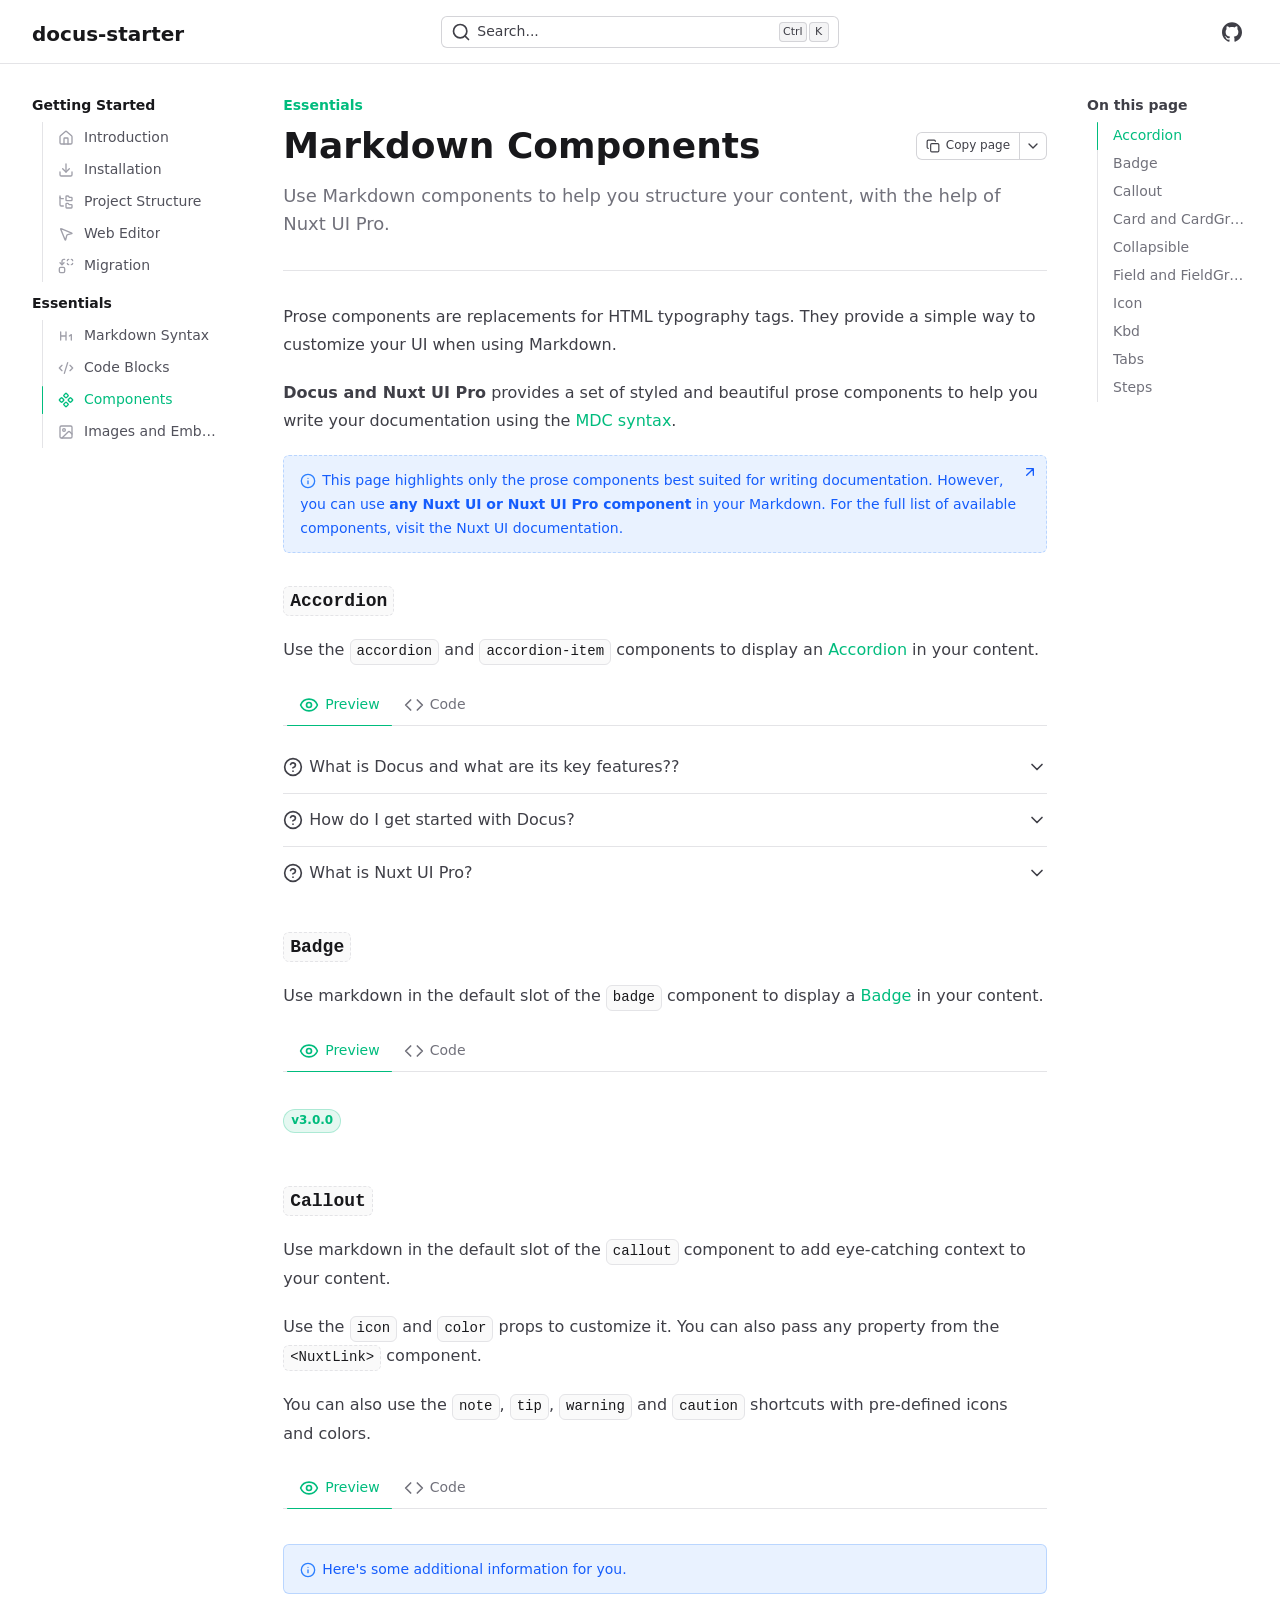
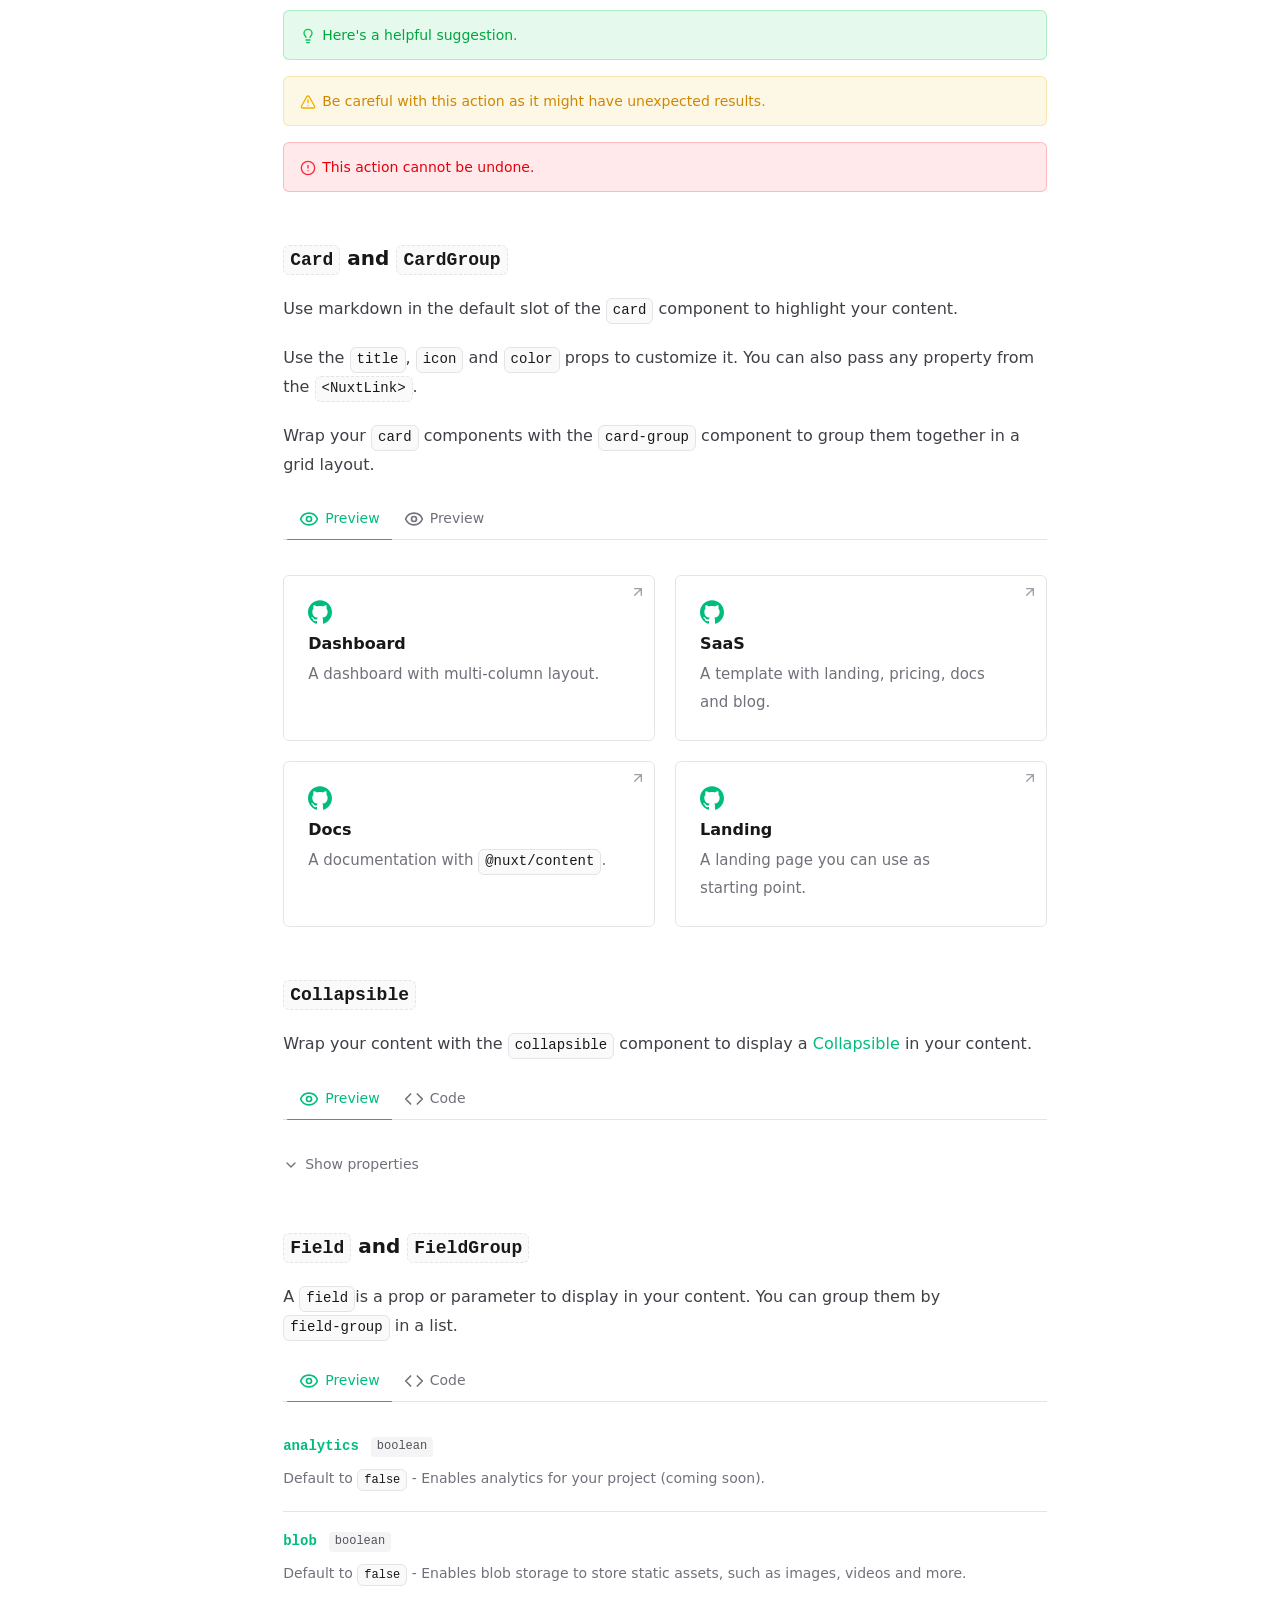
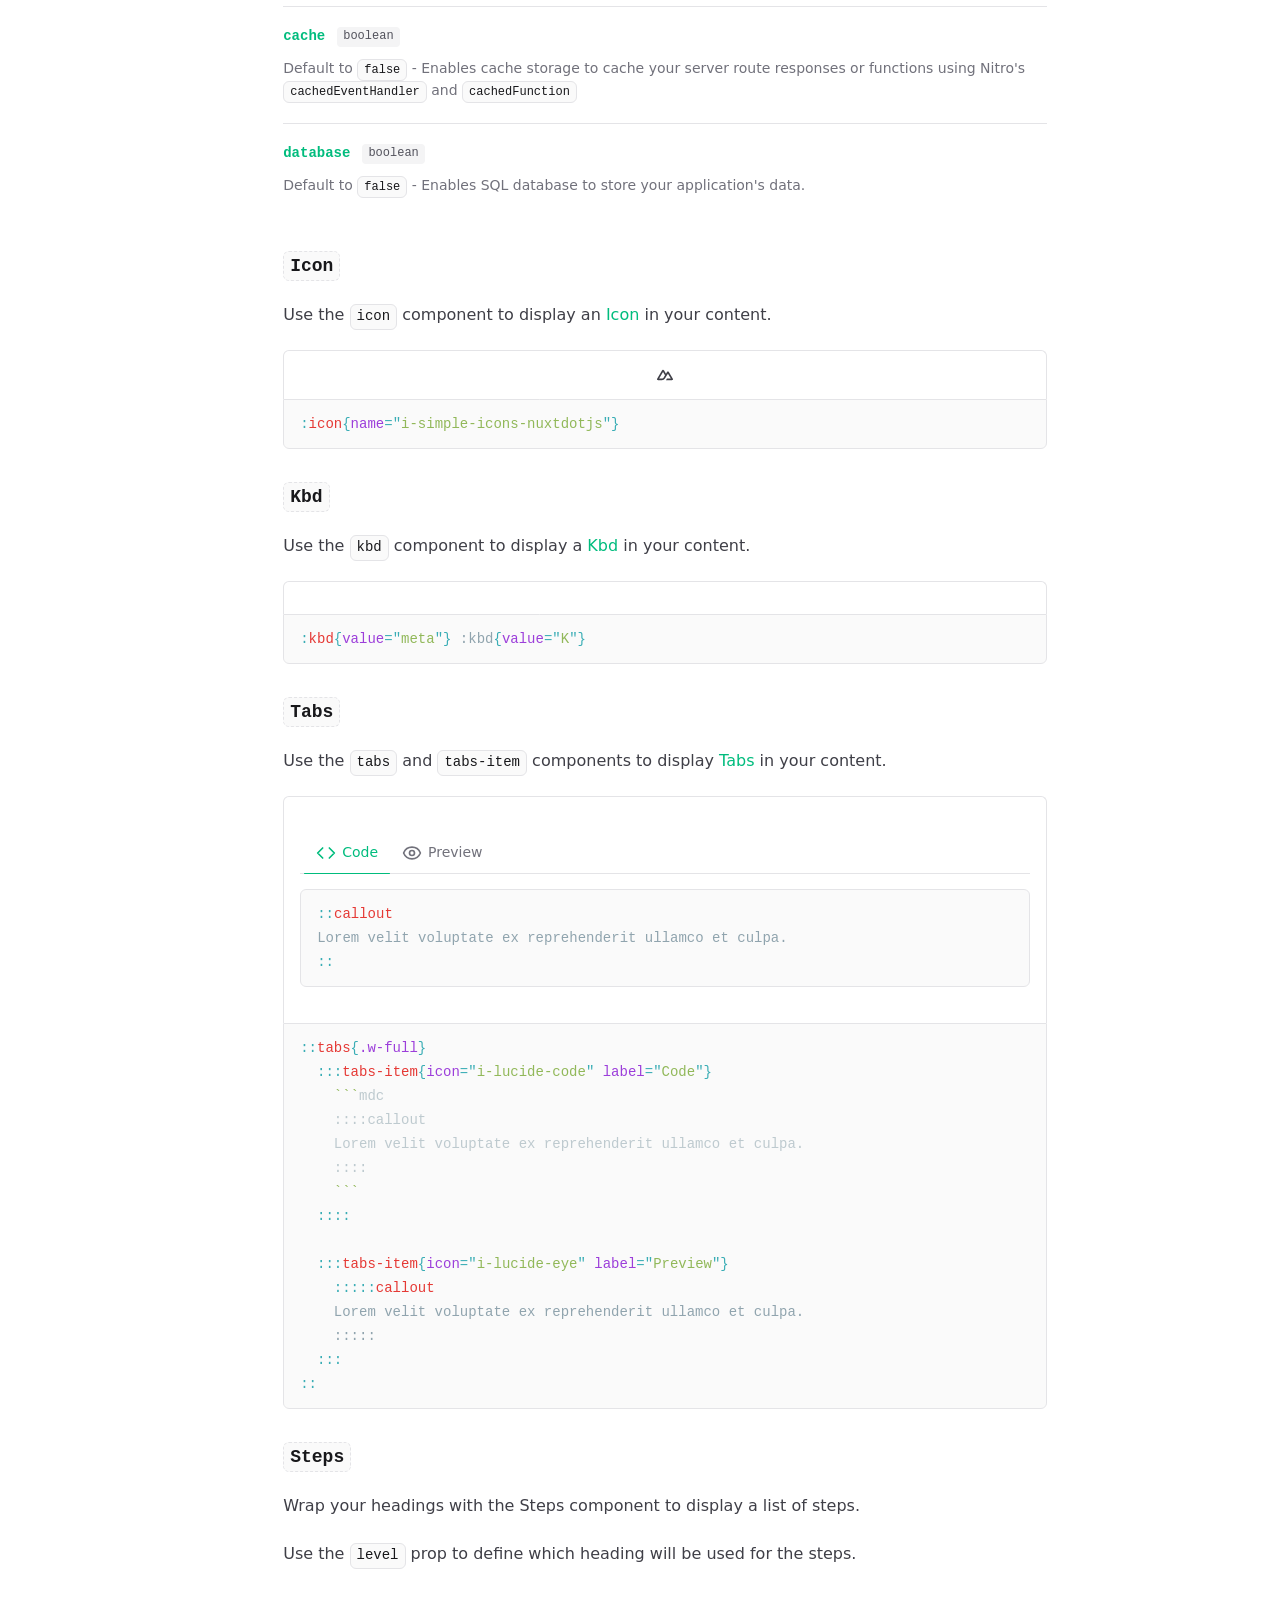
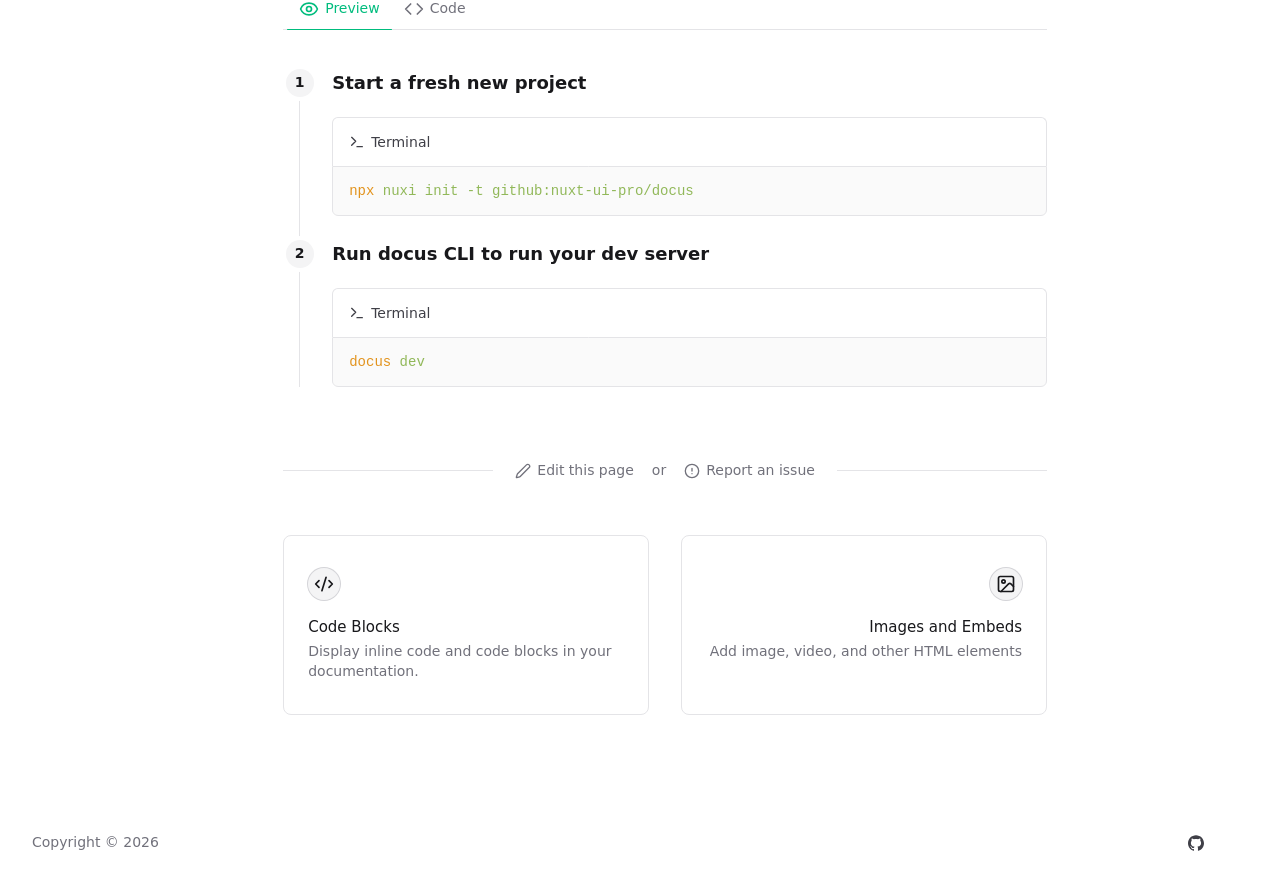
<file: essentials/components.html>
<!DOCTYPE html><html  lang="en" dir="ltr"><head><meta charset="utf-8"><meta name="viewport" content="width=device-width, initial-scale=1"><style id="nuxt-ui-colors">@layer base {
  :root {
  --ui-color-primary-50: var(--color-emerald-50, oklch(97.9% 0.021 166.113));
  --ui-color-primary-100: var(--color-emerald-100, oklch(95% 0.052 163.051));
  --ui-color-primary-200: var(--color-emerald-200, oklch(90.5% 0.093 164.15));
  --ui-color-primary-300: var(--color-emerald-300, oklch(84.5% 0.143 164.978));
  --ui-color-primary-400: var(--color-emerald-400, oklch(76.5% 0.177 163.223));
  --ui-color-primary-500: var(--color-emerald-500, oklch(69.6% 0.17 162.48));
  --ui-color-primary-600: var(--color-emerald-600, oklch(59.6% 0.145 163.225));
  --ui-color-primary-700: var(--color-emerald-700, oklch(50.8% 0.118 165.612));
  --ui-color-primary-800: var(--color-emerald-800, oklch(43.2% 0.095 166.913));
  --ui-color-primary-900: var(--color-emerald-900, oklch(37.8% 0.077 168.94));
  --ui-color-primary-950: var(--color-emerald-950, oklch(26.2% 0.051 172.552));
  --ui-color-secondary-50: var(--color-blue-50, oklch(97% 0.014 254.604));
  --ui-color-secondary-100: var(--color-blue-100, oklch(93.2% 0.032 255.585));
  --ui-color-secondary-200: var(--color-blue-200, oklch(88.2% 0.059 254.128));
  --ui-color-secondary-300: var(--color-blue-300, oklch(80.9% 0.105 251.813));
  --ui-color-secondary-400: var(--color-blue-400, oklch(70.7% 0.165 254.624));
  --ui-color-secondary-500: var(--color-blue-500, oklch(62.3% 0.214 259.815));
  --ui-color-secondary-600: var(--color-blue-600, oklch(54.6% 0.245 262.881));
  --ui-color-secondary-700: var(--color-blue-700, oklch(48.8% 0.243 264.376));
  --ui-color-secondary-800: var(--color-blue-800, oklch(42.4% 0.199 265.638));
  --ui-color-secondary-900: var(--color-blue-900, oklch(37.9% 0.146 265.522));
  --ui-color-secondary-950: var(--color-blue-950, oklch(28.2% 0.091 267.935));
  --ui-color-success-50: var(--color-green-50, oklch(98.2% 0.018 155.826));
  --ui-color-success-100: var(--color-green-100, oklch(96.2% 0.044 156.743));
  --ui-color-success-200: var(--color-green-200, oklch(92.5% 0.084 155.995));
  --ui-color-success-300: var(--color-green-300, oklch(87.1% 0.15 154.449));
  --ui-color-success-400: var(--color-green-400, oklch(79.2% 0.209 151.711));
  --ui-color-success-500: var(--color-green-500, oklch(72.3% 0.219 149.579));
  --ui-color-success-600: var(--color-green-600, oklch(62.7% 0.194 149.214));
  --ui-color-success-700: var(--color-green-700, oklch(52.7% 0.154 150.069));
  --ui-color-success-800: var(--color-green-800, oklch(44.8% 0.119 151.328));
  --ui-color-success-900: var(--color-green-900, oklch(39.3% 0.095 152.535));
  --ui-color-success-950: var(--color-green-950, oklch(26.6% 0.065 152.934));
  --ui-color-info-50: var(--color-blue-50, oklch(97% 0.014 254.604));
  --ui-color-info-100: var(--color-blue-100, oklch(93.2% 0.032 255.585));
  --ui-color-info-200: var(--color-blue-200, oklch(88.2% 0.059 254.128));
  --ui-color-info-300: var(--color-blue-300, oklch(80.9% 0.105 251.813));
  --ui-color-info-400: var(--color-blue-400, oklch(70.7% 0.165 254.624));
  --ui-color-info-500: var(--color-blue-500, oklch(62.3% 0.214 259.815));
  --ui-color-info-600: var(--color-blue-600, oklch(54.6% 0.245 262.881));
  --ui-color-info-700: var(--color-blue-700, oklch(48.8% 0.243 264.376));
  --ui-color-info-800: var(--color-blue-800, oklch(42.4% 0.199 265.638));
  --ui-color-info-900: var(--color-blue-900, oklch(37.9% 0.146 265.522));
  --ui-color-info-950: var(--color-blue-950, oklch(28.2% 0.091 267.935));
  --ui-color-warning-50: var(--color-yellow-50, oklch(98.7% 0.026 102.212));
  --ui-color-warning-100: var(--color-yellow-100, oklch(97.3% 0.071 103.193));
  --ui-color-warning-200: var(--color-yellow-200, oklch(94.5% 0.129 101.54));
  --ui-color-warning-300: var(--color-yellow-300, oklch(90.5% 0.182 98.111));
  --ui-color-warning-400: var(--color-yellow-400, oklch(85.2% 0.199 91.936));
  --ui-color-warning-500: var(--color-yellow-500, oklch(79.5% 0.184 86.047));
  --ui-color-warning-600: var(--color-yellow-600, oklch(68.1% 0.162 75.834));
  --ui-color-warning-700: var(--color-yellow-700, oklch(55.4% 0.135 66.442));
  --ui-color-warning-800: var(--color-yellow-800, oklch(47.6% 0.114 61.907));
  --ui-color-warning-900: var(--color-yellow-900, oklch(42.1% 0.095 57.708));
  --ui-color-warning-950: var(--color-yellow-950, oklch(28.6% 0.066 53.813));
  --ui-color-error-50: var(--color-red-50, oklch(97.1% 0.013 17.38));
  --ui-color-error-100: var(--color-red-100, oklch(93.6% 0.032 17.717));
  --ui-color-error-200: var(--color-red-200, oklch(88.5% 0.062 18.334));
  --ui-color-error-300: var(--color-red-300, oklch(80.8% 0.114 19.571));
  --ui-color-error-400: var(--color-red-400, oklch(70.4% 0.191 22.216));
  --ui-color-error-500: var(--color-red-500, oklch(63.7% 0.237 25.331));
  --ui-color-error-600: var(--color-red-600, oklch(57.7% 0.245 27.325));
  --ui-color-error-700: var(--color-red-700, oklch(50.5% 0.213 27.518));
  --ui-color-error-800: var(--color-red-800, oklch(44.4% 0.177 26.899));
  --ui-color-error-900: var(--color-red-900, oklch(39.6% 0.141 25.723));
  --ui-color-error-950: var(--color-red-950, oklch(25.8% 0.092 26.042));
  --ui-color-neutral-50: var(--color-zinc-50, oklch(98.5% 0 0));
  --ui-color-neutral-100: var(--color-zinc-100, oklch(96.7% 0.001 286.375));
  --ui-color-neutral-200: var(--color-zinc-200, oklch(92% 0.004 286.32));
  --ui-color-neutral-300: var(--color-zinc-300, oklch(87.1% 0.006 286.286));
  --ui-color-neutral-400: var(--color-zinc-400, oklch(70.5% 0.015 286.067));
  --ui-color-neutral-500: var(--color-zinc-500, oklch(55.2% 0.016 285.938));
  --ui-color-neutral-600: var(--color-zinc-600, oklch(44.2% 0.017 285.786));
  --ui-color-neutral-700: var(--color-zinc-700, oklch(37% 0.013 285.805));
  --ui-color-neutral-800: var(--color-zinc-800, oklch(27.4% 0.006 286.033));
  --ui-color-neutral-900: var(--color-zinc-900, oklch(21% 0.006 285.885));
  --ui-color-neutral-950: var(--color-zinc-950, oklch(14.1% 0.005 285.823));
  }
  :root, .light {
  --ui-primary: var(--ui-color-primary-500);
  --ui-secondary: var(--ui-color-secondary-500);
  --ui-success: var(--ui-color-success-500);
  --ui-info: var(--ui-color-info-500);
  --ui-warning: var(--ui-color-warning-500);
  --ui-error: var(--ui-color-error-500);
  }
  .dark {
  --ui-primary: var(--ui-color-primary-400);
  --ui-secondary: var(--ui-color-secondary-400);
  --ui-success: var(--ui-color-success-400);
  --ui-info: var(--ui-color-info-400);
  --ui-warning: var(--ui-color-warning-400);
  --ui-error: var(--ui-color-error-400);
  }
}</style><title>Markdown Components - docus-starter</title><style>/*! tailwindcss v4.1.11 | MIT License | https://tailwindcss.com */.shiki span.line{display:block}.shiki span.line.highlight{background-color:var(--ui-bg-accented);margin:0 -16px;padding:0 16px}@supports (color:color-mix(in lab,red,red)){.shiki span.line.highlight{background-color:color-mix(in oklab,var(--ui-bg-accented)50%,transparent)}}</style><link rel="stylesheet" href="/_nuxt/entry.BbhBcEqf.css" crossorigin><style>@layer components {:where(.i-lucide\:alert-circle){display:inline-block;width:1em;height:1em;background-color:currentColor;-webkit-mask-image:var(--svg);mask-image:var(--svg);-webkit-mask-repeat:no-repeat;mask-repeat:no-repeat;-webkit-mask-size:100% 100%;mask-size:100% 100%;--svg:url("data:image/svg+xml,%3Csvg xmlns='http://www.w3.org/2000/svg' viewBox='0 0 24 24' width='24' height='24'%3E%3Cg fill='none' stroke='black' stroke-linecap='round' stroke-linejoin='round' stroke-width='2'%3E%3Ccircle cx='12' cy='12' r='10'/%3E%3Cpath d='M12 8v4m0 4h.01'/%3E%3C/g%3E%3C/svg%3E")}:where(.i-lucide\:arrow-up-right){display:inline-block;width:1em;height:1em;background-color:currentColor;-webkit-mask-image:var(--svg);mask-image:var(--svg);-webkit-mask-repeat:no-repeat;mask-repeat:no-repeat;-webkit-mask-size:100% 100%;mask-size:100% 100%;--svg:url("data:image/svg+xml,%3Csvg xmlns='http://www.w3.org/2000/svg' viewBox='0 0 24 24' width='24' height='24'%3E%3Cpath fill='none' stroke='black' stroke-linecap='round' stroke-linejoin='round' stroke-width='2' d='M7 7h10v10M7 17L17 7'/%3E%3C/svg%3E")}:where(.i-lucide\:chevron-down){display:inline-block;width:1em;height:1em;background-color:currentColor;-webkit-mask-image:var(--svg);mask-image:var(--svg);-webkit-mask-repeat:no-repeat;mask-repeat:no-repeat;-webkit-mask-size:100% 100%;mask-size:100% 100%;--svg:url("data:image/svg+xml,%3Csvg xmlns='http://www.w3.org/2000/svg' viewBox='0 0 24 24' width='24' height='24'%3E%3Cpath fill='none' stroke='black' stroke-linecap='round' stroke-linejoin='round' stroke-width='2' d='m6 9l6 6l6-6'/%3E%3C/svg%3E")}:where(.i-lucide\:circle-alert){display:inline-block;width:1em;height:1em;background-color:currentColor;-webkit-mask-image:var(--svg);mask-image:var(--svg);-webkit-mask-repeat:no-repeat;mask-repeat:no-repeat;-webkit-mask-size:100% 100%;mask-size:100% 100%;--svg:url("data:image/svg+xml,%3Csvg xmlns='http://www.w3.org/2000/svg' viewBox='0 0 24 24' width='24' height='24'%3E%3Cg fill='none' stroke='black' stroke-linecap='round' stroke-linejoin='round' stroke-width='2'%3E%3Ccircle cx='12' cy='12' r='10'/%3E%3Cpath d='M12 8v4m0 4h.01'/%3E%3C/g%3E%3C/svg%3E")}:where(.i-lucide\:circle-help){display:inline-block;width:1em;height:1em;background-color:currentColor;-webkit-mask-image:var(--svg);mask-image:var(--svg);-webkit-mask-repeat:no-repeat;mask-repeat:no-repeat;-webkit-mask-size:100% 100%;mask-size:100% 100%;--svg:url("data:image/svg+xml,%3Csvg xmlns='http://www.w3.org/2000/svg' viewBox='0 0 24 24' width='24' height='24'%3E%3Cg fill='none' stroke='black' stroke-linecap='round' stroke-linejoin='round' stroke-width='2'%3E%3Ccircle cx='12' cy='12' r='10'/%3E%3Cpath d='M9.09 9a3 3 0 0 1 5.83 1c0 2-3 3-3 3m.08 4h.01'/%3E%3C/g%3E%3C/svg%3E")}:where(.i-lucide\:code){display:inline-block;width:1em;height:1em;background-color:currentColor;-webkit-mask-image:var(--svg);mask-image:var(--svg);-webkit-mask-repeat:no-repeat;mask-repeat:no-repeat;-webkit-mask-size:100% 100%;mask-size:100% 100%;--svg:url("data:image/svg+xml,%3Csvg xmlns='http://www.w3.org/2000/svg' viewBox='0 0 24 24' width='24' height='24'%3E%3Cpath fill='none' stroke='black' stroke-linecap='round' stroke-linejoin='round' stroke-width='2' d='m16 18l6-6l-6-6M8 6l-6 6l6 6'/%3E%3C/svg%3E")}:where(.i-lucide\:code-xml){display:inline-block;width:1em;height:1em;background-color:currentColor;-webkit-mask-image:var(--svg);mask-image:var(--svg);-webkit-mask-repeat:no-repeat;mask-repeat:no-repeat;-webkit-mask-size:100% 100%;mask-size:100% 100%;--svg:url("data:image/svg+xml,%3Csvg xmlns='http://www.w3.org/2000/svg' viewBox='0 0 24 24' width='24' height='24'%3E%3Cpath fill='none' stroke='black' stroke-linecap='round' stroke-linejoin='round' stroke-width='2' d='m18 16l4-4l-4-4M6 8l-4 4l4 4m8.5-12l-5 16'/%3E%3C/svg%3E")}:where(.i-lucide\:component){display:inline-block;width:1em;height:1em;background-color:currentColor;-webkit-mask-image:var(--svg);mask-image:var(--svg);-webkit-mask-repeat:no-repeat;mask-repeat:no-repeat;-webkit-mask-size:100% 100%;mask-size:100% 100%;--svg:url("data:image/svg+xml,%3Csvg xmlns='http://www.w3.org/2000/svg' viewBox='0 0 24 24' width='24' height='24'%3E%3Cpath fill='none' stroke='black' stroke-linecap='round' stroke-linejoin='round' stroke-width='2' d='M15.536 11.293a1 1 0 0 0 0 1.414l2.376 2.377a1 1 0 0 0 1.414 0l2.377-2.377a1 1 0 0 0 0-1.414l-2.377-2.377a1 1 0 0 0-1.414 0zm-13.239 0a1 1 0 0 0 0 1.414l2.377 2.377a1 1 0 0 0 1.414 0l2.377-2.377a1 1 0 0 0 0-1.414L6.088 8.916a1 1 0 0 0-1.414 0zm6.619 6.619a1 1 0 0 0 0 1.415l2.377 2.376a1 1 0 0 0 1.414 0l2.377-2.376a1 1 0 0 0 0-1.415l-2.377-2.376a1 1 0 0 0-1.414 0zm0-13.238a1 1 0 0 0 0 1.414l2.377 2.376a1 1 0 0 0 1.414 0l2.377-2.376a1 1 0 0 0 0-1.414l-2.377-2.377a1 1 0 0 0-1.414 0z'/%3E%3C/svg%3E")}:where(.i-lucide\:copy){display:inline-block;width:1em;height:1em;background-color:currentColor;-webkit-mask-image:var(--svg);mask-image:var(--svg);-webkit-mask-repeat:no-repeat;mask-repeat:no-repeat;-webkit-mask-size:100% 100%;mask-size:100% 100%;--svg:url("data:image/svg+xml,%3Csvg xmlns='http://www.w3.org/2000/svg' viewBox='0 0 24 24' width='24' height='24'%3E%3Cg fill='none' stroke='black' stroke-linecap='round' stroke-linejoin='round' stroke-width='2'%3E%3Crect width='14' height='14' x='8' y='8' rx='2' ry='2'/%3E%3Cpath d='M4 16c-1.1 0-2-.9-2-2V4c0-1.1.9-2 2-2h10c1.1 0 2 .9 2 2'/%3E%3C/g%3E%3C/svg%3E")}:where(.i-lucide\:download){display:inline-block;width:1em;height:1em;background-color:currentColor;-webkit-mask-image:var(--svg);mask-image:var(--svg);-webkit-mask-repeat:no-repeat;mask-repeat:no-repeat;-webkit-mask-size:100% 100%;mask-size:100% 100%;--svg:url("data:image/svg+xml,%3Csvg xmlns='http://www.w3.org/2000/svg' viewBox='0 0 24 24' width='24' height='24'%3E%3Cg fill='none' stroke='black' stroke-linecap='round' stroke-linejoin='round' stroke-width='2'%3E%3Cpath d='M12 15V3m9 12v4a2 2 0 0 1-2 2H5a2 2 0 0 1-2-2v-4'/%3E%3Cpath d='m7 10l5 5l5-5'/%3E%3C/g%3E%3C/svg%3E")}:where(.i-lucide\:eye){display:inline-block;width:1em;height:1em;background-color:currentColor;-webkit-mask-image:var(--svg);mask-image:var(--svg);-webkit-mask-repeat:no-repeat;mask-repeat:no-repeat;-webkit-mask-size:100% 100%;mask-size:100% 100%;--svg:url("data:image/svg+xml,%3Csvg xmlns='http://www.w3.org/2000/svg' viewBox='0 0 24 24' width='24' height='24'%3E%3Cg fill='none' stroke='black' stroke-linecap='round' stroke-linejoin='round' stroke-width='2'%3E%3Cpath d='M2.062 12.348a1 1 0 0 1 0-.696a10.75 10.75 0 0 1 19.876 0a1 1 0 0 1 0 .696a10.75 10.75 0 0 1-19.876 0'/%3E%3Ccircle cx='12' cy='12' r='3'/%3E%3C/g%3E%3C/svg%3E")}:where(.i-lucide\:folder-tree){display:inline-block;width:1em;height:1em;background-color:currentColor;-webkit-mask-image:var(--svg);mask-image:var(--svg);-webkit-mask-repeat:no-repeat;mask-repeat:no-repeat;-webkit-mask-size:100% 100%;mask-size:100% 100%;--svg:url("data:image/svg+xml,%3Csvg xmlns='http://www.w3.org/2000/svg' viewBox='0 0 24 24' width='24' height='24'%3E%3Cg fill='none' stroke='black' stroke-linecap='round' stroke-linejoin='round' stroke-width='2'%3E%3Cpath d='M20 10a1 1 0 0 0 1-1V6a1 1 0 0 0-1-1h-2.5a1 1 0 0 1-.8-.4l-.9-1.2A1 1 0 0 0 15 3h-2a1 1 0 0 0-1 1v5a1 1 0 0 0 1 1Zm0 11a1 1 0 0 0 1-1v-3a1 1 0 0 0-1-1h-2.9a1 1 0 0 1-.88-.55l-.42-.85a1 1 0 0 0-.92-.6H13a1 1 0 0 0-1 1v5a1 1 0 0 0 1 1ZM3 5a2 2 0 0 0 2 2h3'/%3E%3Cpath d='M3 3v13a2 2 0 0 0 2 2h3'/%3E%3C/g%3E%3C/svg%3E")}:where(.i-lucide\:hash){display:inline-block;width:1em;height:1em;background-color:currentColor;-webkit-mask-image:var(--svg);mask-image:var(--svg);-webkit-mask-repeat:no-repeat;mask-repeat:no-repeat;-webkit-mask-size:100% 100%;mask-size:100% 100%;--svg:url("data:image/svg+xml,%3Csvg xmlns='http://www.w3.org/2000/svg' viewBox='0 0 24 24' width='24' height='24'%3E%3Cpath fill='none' stroke='black' stroke-linecap='round' stroke-linejoin='round' stroke-width='2' d='M4 9h16M4 15h16M10 3L8 21m8-18l-2 18'/%3E%3C/svg%3E")}:where(.i-lucide\:heading-1){display:inline-block;width:1em;height:1em;background-color:currentColor;-webkit-mask-image:var(--svg);mask-image:var(--svg);-webkit-mask-repeat:no-repeat;mask-repeat:no-repeat;-webkit-mask-size:100% 100%;mask-size:100% 100%;--svg:url("data:image/svg+xml,%3Csvg xmlns='http://www.w3.org/2000/svg' viewBox='0 0 24 24' width='24' height='24'%3E%3Cpath fill='none' stroke='black' stroke-linecap='round' stroke-linejoin='round' stroke-width='2' d='M4 12h8m-8 6V6m8 12V6m5 6l3-2v8'/%3E%3C/svg%3E")}:where(.i-lucide\:house){display:inline-block;width:1em;height:1em;background-color:currentColor;-webkit-mask-image:var(--svg);mask-image:var(--svg);-webkit-mask-repeat:no-repeat;mask-repeat:no-repeat;-webkit-mask-size:100% 100%;mask-size:100% 100%;--svg:url("data:image/svg+xml,%3Csvg xmlns='http://www.w3.org/2000/svg' viewBox='0 0 24 24' width='24' height='24'%3E%3Cg fill='none' stroke='black' stroke-linecap='round' stroke-linejoin='round' stroke-width='2'%3E%3Cpath d='M15 21v-8a1 1 0 0 0-1-1h-4a1 1 0 0 0-1 1v8'/%3E%3Cpath d='M3 10a2 2 0 0 1 .709-1.528l7-5.999a2 2 0 0 1 2.582 0l7 5.999A2 2 0 0 1 21 10v9a2 2 0 0 1-2 2H5a2 2 0 0 1-2-2z'/%3E%3C/g%3E%3C/svg%3E")}:where(.i-lucide\:image){display:inline-block;width:1em;height:1em;background-color:currentColor;-webkit-mask-image:var(--svg);mask-image:var(--svg);-webkit-mask-repeat:no-repeat;mask-repeat:no-repeat;-webkit-mask-size:100% 100%;mask-size:100% 100%;--svg:url("data:image/svg+xml,%3Csvg xmlns='http://www.w3.org/2000/svg' viewBox='0 0 24 24' width='24' height='24'%3E%3Cg fill='none' stroke='black' stroke-linecap='round' stroke-linejoin='round' stroke-width='2'%3E%3Crect width='18' height='18' x='3' y='3' rx='2' ry='2'/%3E%3Ccircle cx='9' cy='9' r='2'/%3E%3Cpath d='m21 15l-3.086-3.086a2 2 0 0 0-2.828 0L6 21'/%3E%3C/g%3E%3C/svg%3E")}:where(.i-lucide\:info){display:inline-block;width:1em;height:1em;background-color:currentColor;-webkit-mask-image:var(--svg);mask-image:var(--svg);-webkit-mask-repeat:no-repeat;mask-repeat:no-repeat;-webkit-mask-size:100% 100%;mask-size:100% 100%;--svg:url("data:image/svg+xml,%3Csvg xmlns='http://www.w3.org/2000/svg' viewBox='0 0 24 24' width='24' height='24'%3E%3Cg fill='none' stroke='black' stroke-linecap='round' stroke-linejoin='round' stroke-width='2'%3E%3Ccircle cx='12' cy='12' r='10'/%3E%3Cpath d='M12 16v-4m0-4h.01'/%3E%3C/g%3E%3C/svg%3E")}:where(.i-lucide\:lightbulb){display:inline-block;width:1em;height:1em;background-color:currentColor;-webkit-mask-image:var(--svg);mask-image:var(--svg);-webkit-mask-repeat:no-repeat;mask-repeat:no-repeat;-webkit-mask-size:100% 100%;mask-size:100% 100%;--svg:url("data:image/svg+xml,%3Csvg xmlns='http://www.w3.org/2000/svg' viewBox='0 0 24 24' width='24' height='24'%3E%3Cpath fill='none' stroke='black' stroke-linecap='round' stroke-linejoin='round' stroke-width='2' d='M15 14c.2-1 .7-1.7 1.5-2.5c1-.9 1.5-2.2 1.5-3.5A6 6 0 0 0 6 8c0 1 .2 2.2 1.5 3.5c.7.7 1.3 1.5 1.5 2.5m0 4h6m-5 4h4'/%3E%3C/svg%3E")}:where(.i-lucide\:mouse-pointer-2){display:inline-block;width:1em;height:1em;background-color:currentColor;-webkit-mask-image:var(--svg);mask-image:var(--svg);-webkit-mask-repeat:no-repeat;mask-repeat:no-repeat;-webkit-mask-size:100% 100%;mask-size:100% 100%;--svg:url("data:image/svg+xml,%3Csvg xmlns='http://www.w3.org/2000/svg' viewBox='0 0 24 24' width='24' height='24'%3E%3Cpath fill='none' stroke='black' stroke-linecap='round' stroke-linejoin='round' stroke-width='2' d='M4.037 4.688a.495.495 0 0 1 .651-.651l16 6.5a.5.5 0 0 1-.063.947l-6.124 1.58a2 2 0 0 0-1.438 1.435l-1.579 6.126a.5.5 0 0 1-.947.063z'/%3E%3C/svg%3E")}:where(.i-lucide\:pen){display:inline-block;width:1em;height:1em;background-color:currentColor;-webkit-mask-image:var(--svg);mask-image:var(--svg);-webkit-mask-repeat:no-repeat;mask-repeat:no-repeat;-webkit-mask-size:100% 100%;mask-size:100% 100%;--svg:url("data:image/svg+xml,%3Csvg xmlns='http://www.w3.org/2000/svg' viewBox='0 0 24 24' width='24' height='24'%3E%3Cpath fill='none' stroke='black' stroke-linecap='round' stroke-linejoin='round' stroke-width='2' d='M21.174 6.812a1 1 0 0 0-3.986-3.987L3.842 16.174a2 2 0 0 0-.5.83l-1.321 4.352a.5.5 0 0 0 .623.622l4.353-1.32a2 2 0 0 0 .83-.497z'/%3E%3C/svg%3E")}:where(.i-lucide\:replace){display:inline-block;width:1em;height:1em;background-color:currentColor;-webkit-mask-image:var(--svg);mask-image:var(--svg);-webkit-mask-repeat:no-repeat;mask-repeat:no-repeat;-webkit-mask-size:100% 100%;mask-size:100% 100%;--svg:url("data:image/svg+xml,%3Csvg xmlns='http://www.w3.org/2000/svg' viewBox='0 0 24 24' width='24' height='24'%3E%3Cg fill='none' stroke='black' stroke-linecap='round' stroke-linejoin='round' stroke-width='2'%3E%3Cpath d='M14 4a2 2 0 0 1 2-2m0 8a2 2 0 0 1-2-2m6-6a2 2 0 0 1 2 2m0 4a2 2 0 0 1-2 2M3 7l3 3l3-3'/%3E%3Cpath d='M6 10V5a3 3 0 0 1 3-3h1'/%3E%3Crect width='8' height='8' x='2' y='14' rx='2'/%3E%3C/g%3E%3C/svg%3E")}:where(.i-lucide\:search){display:inline-block;width:1em;height:1em;background-color:currentColor;-webkit-mask-image:var(--svg);mask-image:var(--svg);-webkit-mask-repeat:no-repeat;mask-repeat:no-repeat;-webkit-mask-size:100% 100%;mask-size:100% 100%;--svg:url("data:image/svg+xml,%3Csvg xmlns='http://www.w3.org/2000/svg' viewBox='0 0 24 24' width='24' height='24'%3E%3Cg fill='none' stroke='black' stroke-linecap='round' stroke-linejoin='round' stroke-width='2'%3E%3Cpath d='m21 21l-4.34-4.34'/%3E%3Ccircle cx='11' cy='11' r='8'/%3E%3C/g%3E%3C/svg%3E")}:where(.i-lucide\:terminal){display:inline-block;width:1em;height:1em;background-color:currentColor;-webkit-mask-image:var(--svg);mask-image:var(--svg);-webkit-mask-repeat:no-repeat;mask-repeat:no-repeat;-webkit-mask-size:100% 100%;mask-size:100% 100%;--svg:url("data:image/svg+xml,%3Csvg xmlns='http://www.w3.org/2000/svg' viewBox='0 0 24 24' width='24' height='24'%3E%3Cpath fill='none' stroke='black' stroke-linecap='round' stroke-linejoin='round' stroke-width='2' d='M12 19h8M4 17l6-6l-6-6'/%3E%3C/svg%3E")}:where(.i-lucide\:triangle-alert){display:inline-block;width:1em;height:1em;background-color:currentColor;-webkit-mask-image:var(--svg);mask-image:var(--svg);-webkit-mask-repeat:no-repeat;mask-repeat:no-repeat;-webkit-mask-size:100% 100%;mask-size:100% 100%;--svg:url("data:image/svg+xml,%3Csvg xmlns='http://www.w3.org/2000/svg' viewBox='0 0 24 24' width='24' height='24'%3E%3Cpath fill='none' stroke='black' stroke-linecap='round' stroke-linejoin='round' stroke-width='2' d='m21.73 18l-8-14a2 2 0 0 0-3.48 0l-8 14A2 2 0 0 0 4 21h16a2 2 0 0 0 1.73-3M12 9v4m0 4h.01'/%3E%3C/svg%3E")}:where(.i-simple-icons\:github){display:inline-block;width:1em;height:1em;background-color:currentColor;-webkit-mask-image:var(--svg);mask-image:var(--svg);-webkit-mask-repeat:no-repeat;mask-repeat:no-repeat;-webkit-mask-size:100% 100%;mask-size:100% 100%;--svg:url("data:image/svg+xml,%3Csvg xmlns='http://www.w3.org/2000/svg' viewBox='0 0 24 24' width='24' height='24'%3E%3Cpath fill='black' d='M12 .297c-6.63 0-12 5.373-12 12c0 5.303 3.438 9.8 8.205 11.385c.6.113.82-.258.82-.577c0-.285-.01-1.04-.015-2.04c-3.338.724-4.042-1.61-4.042-1.61C4.422 18.07 3.633 17.7 3.633 17.7c-1.087-.744.084-.729.084-.729c1.205.084 1.838 1.236 1.838 1.236c1.07 1.835 2.809 1.305 3.495.998c.108-.776.417-1.305.76-1.605c-2.665-.3-5.466-1.332-5.466-5.93c0-1.31.465-2.38 1.235-3.22c-.135-.303-.54-1.523.105-3.176c0 0 1.005-.322 3.3 1.23c.96-.267 1.98-.399 3-.405c1.02.006 2.04.138 3 .405c2.28-1.552 3.285-1.23 3.285-1.23c.645 1.653.24 2.873.12 3.176c.765.84 1.23 1.91 1.23 3.22c0 4.61-2.805 5.625-5.475 5.92c.42.36.81 1.096.81 2.22c0 1.606-.015 2.896-.015 3.286c0 .315.21.69.825.57C20.565 22.092 24 17.592 24 12.297c0-6.627-5.373-12-12-12'/%3E%3C/svg%3E")}:where(.i-simple-icons\:nuxtdotjs){display:inline-block;width:1em;height:1em;background-color:currentColor;-webkit-mask-image:var(--svg);mask-image:var(--svg);-webkit-mask-repeat:no-repeat;mask-repeat:no-repeat;-webkit-mask-size:100% 100%;mask-size:100% 100%;--svg:url("data:image/svg+xml,%3Csvg xmlns='http://www.w3.org/2000/svg' viewBox='0 0 24 24' width='24' height='24'%3E%3Cpath fill='black' d='M13.464 19.83h8.922c.283 0 .562-.073.807-.21a1.6 1.6 0 0 0 .591-.574a1.53 1.53 0 0 0 .216-.783a1.53 1.53 0 0 0-.217-.782L17.792 7.414a1.6 1.6 0 0 0-.591-.573a1.65 1.65 0 0 0-.807-.21c-.283 0-.562.073-.807.21a1.6 1.6 0 0 0-.59.573L13.463 9.99L10.47 4.953a1.6 1.6 0 0 0-.591-.573a1.65 1.65 0 0 0-.807-.21c-.284 0-.562.073-.807.21a1.6 1.6 0 0 0-.591.573L.216 17.481a1.53 1.53 0 0 0-.217.782c0 .275.074.545.216.783a1.6 1.6 0 0 0 .59.574c.246.137.525.21.808.21h5.6c2.22 0 3.856-.946 4.982-2.79l2.733-4.593l1.464-2.457l4.395 7.382h-5.859Zm-6.341-2.46l-3.908-.002l5.858-9.842l2.923 4.921l-1.957 3.29c-.748 1.196-1.597 1.632-2.916 1.632'/%3E%3C/svg%3E")}}</style><link rel="preload" as="fetch" crossorigin="anonymous" href="/essentials/components/_payload.json?e6b4f6ba-1490-4334-b11d-6ea869648b06"><link rel="modulepreload" as="script" crossorigin href="/_nuxt/C_VYumOx.js"><link rel="modulepreload" as="script" crossorigin href="/_nuxt/Du3OnPYR.js"><link rel="modulepreload" as="script" crossorigin href="/_nuxt/DobmZ6U3.js"><link rel="modulepreload" as="script" crossorigin href="/_nuxt/CFGWSoUo.js"><link rel="modulepreload" as="script" crossorigin href="/_nuxt/DDkdV05u.js"><link rel="modulepreload" as="script" crossorigin href="/_nuxt/ig-Nu4J2.js"><link rel="modulepreload" as="script" crossorigin href="/_nuxt/BBA68Iq_.js"><link rel="modulepreload" as="script" crossorigin href="/_nuxt/znVVpEyZ.js"><link rel="modulepreload" as="script" crossorigin href="/_nuxt/BdxdPvrx.js"><link rel="modulepreload" as="script" crossorigin href="/_nuxt/CwFd7yxa.js"><link rel="modulepreload" as="script" crossorigin href="/_nuxt/DDTD01yV.js"><link rel="modulepreload" as="script" crossorigin href="/_nuxt/D3_4QBv0.js"><link rel="modulepreload" as="script" crossorigin href="/_nuxt/BcyO1o0D.js"><link rel="modulepreload" as="script" crossorigin href="/_nuxt/CstFJ1YZ.js"><link rel="modulepreload" as="script" crossorigin href="/_nuxt/CcxJgYSu.js"><link rel="modulepreload" as="script" crossorigin href="/_nuxt/Dv2VberX.js"><link rel="modulepreload" as="script" crossorigin href="/_nuxt/B2Xohf0X.js"><link rel="modulepreload" as="script" crossorigin href="/_nuxt/2waVlSyh.js"><link rel="modulepreload" as="script" crossorigin href="/_nuxt/CCfOVtN1.js"><link rel="modulepreload" as="script" crossorigin href="/_nuxt/fu1yeWDX.js"><link rel="modulepreload" as="script" crossorigin href="/_nuxt/BFCf5ynl.js"><link rel="modulepreload" as="script" crossorigin href="/_nuxt/nPX4svtl.js"><link rel="modulepreload" as="script" crossorigin href="/_nuxt/D7SqohgV.js"><link rel="modulepreload" as="script" crossorigin href="/_nuxt/CtY0n9IJ.js"><link rel="modulepreload" as="script" crossorigin href="/_nuxt/DFhJkmAo.js"><link rel="modulepreload" as="script" crossorigin href="/_nuxt/WGY9Taqy.js"><link rel="modulepreload" as="script" crossorigin href="/_nuxt/BaAJLLBc.js"><link rel="modulepreload" as="script" crossorigin href="/_nuxt/DVq0qvWP.js"><link rel="modulepreload" as="script" crossorigin href="/_nuxt/BCvKvg5N.js"><link rel="modulepreload" as="script" crossorigin href="/_nuxt/DpERalSS.js"><link rel="modulepreload" as="script" crossorigin href="/_nuxt/BCkzkg72.js"><link rel="modulepreload" as="script" crossorigin href="/_nuxt/CL1ITEYL.js"><link rel="modulepreload" as="script" crossorigin href="/_nuxt/DwU1Ol59.js"><link rel="modulepreload" as="script" crossorigin href="/_nuxt/DTCV4Dur.js"><link rel="modulepreload" as="script" crossorigin href="/_nuxt/BXoAQs08.js"><link rel="modulepreload" as="script" crossorigin href="/_nuxt/BEEqVSpO.js"><link rel="modulepreload" as="script" crossorigin href="/_nuxt/Br8WsKk0.js"><link rel="modulepreload" as="script" crossorigin href="/_nuxt/s7vwyFS9.js"><link rel="modulepreload" as="script" crossorigin href="/_nuxt/CBMUy1Ul.js"><link rel="modulepreload" as="script" crossorigin href="/_nuxt/RUv7g_gI.js"><link rel="preload" as="fetch" fetchpriority="low" crossorigin="anonymous" href="/_nuxt/builds/meta/e6b4f6ba-1490-4334-b11d-6ea869648b06.json"><link rel="prefetch" as="style" crossorigin href="/_nuxt/index.BKsJv0if.css"><link rel="prefetch" as="script" crossorigin href="/_nuxt/BNmbWR-8.js"><link rel="prefetch" as="script" crossorigin href="/_nuxt/aYUi0kow.js"><link rel="prefetch" as="script" crossorigin href="/_nuxt/BMp3Theq.js"><link rel="prefetch" as="script" crossorigin href="/_nuxt/leKMFsjQ.js"><meta property="og:image" content="/__og-image__/static/essentials/components/og.png"><meta property="og:image:type" content="image/png"><meta name="twitter:card" content="summary_large_image"><meta name="twitter:image" content="/__og-image__/static/essentials/components/og.png"><meta name="twitter:image:src" content="/__og-image__/static/essentials/components/og.png"><meta property="og:image:width" content="1200"><meta name="twitter:image:width" content="1200"><meta property="og:image:height" content="600"><meta name="twitter:image:height" content="600"><meta name="robots" content="index, follow, max-image-preview:large, max-snippet:-1, max-video-preview:-1"><link rel="icon" href="/favicon.ico"><meta name="description" content="Use Markdown components to help you structure your content, with the help of Nuxt UI Pro."><meta property="og:site_name" content="docus-starter"><meta property="og:title" content="Markdown Components"><meta property="og:description" content="Use Markdown components to help you structure your content, with the help of Nuxt UI Pro."><script type="module" src="/_nuxt/C_VYumOx.js" crossorigin></script><script>"use strict";(()=>{const t=window,e=document.documentElement,c=["dark","light"],n=getStorageValue("localStorage","nuxt-color-mode")||"system";let i=n==="system"?u():n;const r=e.getAttribute("data-color-mode-forced");r&&(i=r),l(i),t["__NUXT_COLOR_MODE__"]={preference:n,value:i,getColorScheme:u,addColorScheme:l,removeColorScheme:d};function l(o){const s=""+o+"",a="";e.classList?e.classList.add(s):e.className+=" "+s,a&&e.setAttribute("data-"+a,o)}function d(o){const s=""+o+"",a="";e.classList?e.classList.remove(s):e.className=e.className.replace(new RegExp(s,"g"),""),a&&e.removeAttribute("data-"+a)}function f(o){return t.matchMedia("(prefers-color-scheme"+o+")")}function u(){if(t.matchMedia&&f("").media!=="not all"){for(const o of c)if(f(":"+o).matches)return o}return"light"}})();function getStorageValue(t,e){switch(t){case"localStorage":return window.localStorage.getItem(e);case"sessionStorage":return window.sessionStorage.getItem(e);case"cookie":return getCookie(e);default:return null}}function getCookie(t){const c=("; "+window.document.cookie).split("; "+t+"=");if(c.length===2)return c.pop()?.split(";").shift()}</script></head><body><div id="__nuxt" class="isolate"><!--[--><!--[--><!--[--><!--[--><!--[--><div class="nuxt-loading-indicator" style="position:fixed;top:0;right:0;left:0;pointer-events:none;width:auto;height:3px;opacity:0;background:var(--ui-primary);background-size:Infinity% auto;transform:scaleX(0%);transform-origin:left;transition:transform 0.1s, height 0.4s, opacity 0.4s;z-index:999999;"></div><!--[--><!----><!----><!----><header class="bg-default/75 backdrop-blur border-b border-default h-(--ui-header-height) sticky top-0 z-50"><!--[--><!--]--><div class="w-full max-w-(--ui-container) mx-auto px-4 sm:px-6 lg:px-8 flex items-center justify-between gap-3 h-full"><!--[--><div class="lg:flex-1 flex items-center gap-1.5"><!----><!--[--><a href="/" aria-label="docus-starter" class="focus-visible:outline-primary hover:text-default transition-colors shrink-0 font-bold text-xl text-highlighted flex items-end gap-1.5"><!--[--><!--[--><!--[--><span class="h-6 w-auto shrink-0">docus-starter</span><!--]--><!--]--><!--]--></a><!--]--></div><div class="hidden lg:flex flex-1"><!--[--><!--[--><!----><!--[--><!--[--><button type="button" class="rounded-md font-medium inline-flex items-center disabled:cursor-not-allowed aria-disabled:cursor-not-allowed disabled:opacity-75 aria-disabled:opacity-75 transition-colors px-2.5 py-1.5 text-sm gap-1.5 ring ring-inset ring-accented text-default bg-default hover:bg-elevated active:bg-elevated disabled:bg-default aria-disabled:bg-default focus:outline-none focus-visible:ring-2 focus-visible:ring-inverted w-full"><!--[--><!--[--><span class="iconify i-lucide:search shrink-0 size-5" aria-hidden="true" style=""></span><!--]--><!--[--><span class="truncate">Search...</span><!--]--><!--[--><div class="hidden lg:flex items-center gap-0.5 ms-auto"><!--[--><!--[--><kbd class="inline-flex items-center justify-center px-1 rounded-sm font-medium font-sans h-5 min-w-[20px] text-[11px] ring ring-inset ring-accented text-default bg-elevated"><!--[--> <!--]--></kbd><kbd class="inline-flex items-center justify-center px-1 rounded-sm font-medium font-sans h-5 min-w-[20px] text-[11px] ring ring-inset ring-accented text-default bg-elevated"><!--[-->K<!--]--></kbd><!--]--><!--]--></div><!--]--><!--]--></button><!--]--><!--]--><!--]--><!--]--></div><div class="flex items-center justify-end lg:flex-1 gap-1.5"><!--[--><div></div><!----><!--[--><!----><!--[--><!--[--><button type="button" aria-label="Search..." class="rounded-md font-medium inline-flex items-center disabled:cursor-not-allowed aria-disabled:cursor-not-allowed disabled:opacity-75 aria-disabled:opacity-75 transition-colors text-sm gap-1.5 text-default hover:bg-elevated active:bg-elevated focus:outline-none focus-visible:bg-elevated hover:disabled:bg-transparent dark:hover:disabled:bg-transparent hover:aria-disabled:bg-transparent dark:hover:aria-disabled:bg-transparent p-1.5 lg:hidden"><!--[--><!--[--><span class="iconify i-lucide:search shrink-0 size-5" aria-hidden="true" style=""></span><!--]--><!--[--><!----><!--]--><!--[--><!----><!--]--><!--]--></button><!--]--><!--]--><!--]--><!--[--><div class="h-8 w-8 animate-pulse bg-neutral-200 dark:bg-neutral-800 rounded-md"></div><!--]--><!--[--><!--[--><!--[--><a href="https://github.com/larbish/docus-default" rel="noopener noreferrer" target="_blank" aria-label="GitHub" class="rounded-md font-medium inline-flex items-center disabled:cursor-not-allowed aria-disabled:cursor-not-allowed disabled:opacity-75 aria-disabled:opacity-75 transition-colors text-sm gap-1.5 text-default hover:bg-elevated active:bg-elevated focus:outline-none focus-visible:bg-elevated hover:disabled:bg-transparent dark:hover:disabled:bg-transparent hover:aria-disabled:bg-transparent dark:hover:aria-disabled:bg-transparent p-1.5"><!--[--><!--[--><span class="iconify i-simple-icons:github shrink-0 size-5" aria-hidden="true" style=""></span><!--]--><!--[--><!----><!--]--><!--[--><!----><!--]--><!--]--></a><!--]--><!--]--><!--]--><!--]--><!--[--><!--[--><!--[--><button type="button" class="rounded-md font-medium inline-flex items-center disabled:cursor-not-allowed aria-disabled:cursor-not-allowed disabled:opacity-75 aria-disabled:opacity-75 transition-colors text-xs gap-1.5 text-default hover:bg-elevated active:bg-elevated focus:outline-none focus-visible:bg-elevated hover:disabled:bg-transparent dark:hover:disabled:bg-transparent hover:aria-disabled:bg-transparent dark:hover:aria-disabled:bg-transparent p-1.5 -me-1.5 lg:hidden"><!--[--><!--[--><!----><!--]--><!--[--><svg xmlns="http://www.w3.org/2000/svg" class="size-5" viewBox="0 0 24 24" fill="none" stroke="currentColor" stroke-width="2" stroke-linecap="round" stroke-linejoin="round"><line x1="4" y1="6" x2="20" y2="6" class="outline-none"></line><line x1="4" y1="12" x2="20" y2="12" class="outline-none"></line><line x1="4" y1="18" x2="20" y2="18" class="outline-none"></line></svg><!--]--><!--[--><!----><!--]--><!--]--></button><!--]--><!--]--><!--]--></div><!--]--></div><!--[--><!--]--></header><!--[--><!----><!----><!--]--><!--]--><main class="min-h-[calc(100vh-var(--ui-header-height))]"><!--[--><div class="w-full max-w-(--ui-container) mx-auto px-4 sm:px-6 lg:px-8"><!--[--><div class="flex flex-col lg:grid lg:grid-cols-10 lg:gap-10"><aside class="hidden overflow-y-auto lg:block lg:max-h-[calc(100vh-var(--ui-header-height))] lg:sticky lg:top-(--ui-header-height) py-8 lg:ps-4 lg:-ms-4 lg:pe-6.5 lg:col-span-2"><div class="relative"><!----><!--[--><div></div><!--[--><!----><nav><ul class="isolate -mx-2.5 -mt-1.5"><!--[--><!--[--><!--[--><li data-state="open" data-orientation="vertical" class="flex flex-col data-[state=open]:mb-1.5"><!--[--><!--[--><button type="button" aria-controls aria-expanded="true" data-state="open" id="reka-accordion-trigger-v-0-3-0" data-reka-collection-item data-orientation="vertical" class="group relative w-full px-2.5 py-1.5 before:inset-y-px before:inset-x-0 flex items-center gap-1.5 text-sm before:absolute before:z-[-1] before:rounded-md focus:outline-none focus-visible:outline-none focus-visible:before:ring-inset focus-visible:before:ring-2 text-toned hover:after:bg-accented focus-visible:before:ring-primary hover:text-highlighted data-[state=open]:text-highlighted transition-colors font-semibold focus-visible:ring-primary"><!--[--><!--[--><!--[--><!--[--><!----><!--]--><span class="truncate"><!--[-->Getting Started<!--]--><!----></span><span class="ms-auto gap-1.5 items-center hidden"><!--[--><!----><span class="iconify i-lucide:chevron-down size-5 transform transition-transform duration-200 shrink-0 group-data-[state=open]:rotate-180" aria-hidden="true" style=""></span><!--]--></span><!--]--><!--]--><!--]--></button><div role="region" aria-labelledby="reka-accordion-trigger-v-0-3-0" data-orientation="vertical" style="--reka-accordion-content-width:var(--reka-collapsible-content-width);--reka-accordion-content-height:var(--reka-collapsible-content-height);--reka-collapsible-content-height:0px;--reka-collapsible-content-width:0px;" class="data-[state=open]:animate-[accordion-down_200ms_ease-out] data-[state=closed]:animate-[accordion-up_200ms_ease-out] overflow-hidden focus:outline-none" id="reka-collapsible-content-v-0-3-1"><!--[--><!--[--><!--[--><!----><ul class="ms-5 border-s border-default"><!--[--><!--[--><!--[--><li class="ps-1.5 -ms-px"><!--[--><a href="/getting-started/introduction" class="group relative w-full px-2.5 py-1.5 before:inset-y-px before:inset-x-0 flex items-center gap-1.5 text-sm before:absolute before:z-[-1] before:rounded-md focus:outline-none focus-visible:outline-none focus-visible:before:ring-inset focus-visible:before:ring-2 text-toned hover:after:bg-accented focus-visible:before:ring-primary after:absolute after:-left-1.5 after:inset-y-0.5 after:block after:w-px after:rounded-full after:transition-colors hover:text-highlighted data-[state=open]:text-highlighted transition-colors"><!--[--><!--[--><!--[--><span class="iconify i-lucide:house shrink-0 size-4 mr-1 text-dimmed group-hover:text-default group-data-[state=open]:text-default transition-colors" aria-hidden="true" style=""></span><!--]--><span class="truncate"><!--[-->Introduction<!--]--><!----></span><!----><!--]--><!--]--></a><!--]--></li><!--]--><!--[--><li class="ps-1.5 -ms-px"><!--[--><a href="/getting-started/installation" class="group relative w-full px-2.5 py-1.5 before:inset-y-px before:inset-x-0 flex items-center gap-1.5 text-sm before:absolute before:z-[-1] before:rounded-md focus:outline-none focus-visible:outline-none focus-visible:before:ring-inset focus-visible:before:ring-2 text-toned hover:after:bg-accented focus-visible:before:ring-primary after:absolute after:-left-1.5 after:inset-y-0.5 after:block after:w-px after:rounded-full after:transition-colors hover:text-highlighted data-[state=open]:text-highlighted transition-colors"><!--[--><!--[--><!--[--><span class="iconify i-lucide:download shrink-0 size-4 mr-1 text-dimmed group-hover:text-default group-data-[state=open]:text-default transition-colors" aria-hidden="true" style=""></span><!--]--><span class="truncate"><!--[-->Installation<!--]--><!----></span><!----><!--]--><!--]--></a><!--]--></li><!--]--><!--[--><li class="ps-1.5 -ms-px"><!--[--><a href="/getting-started/project-structure" class="group relative w-full px-2.5 py-1.5 before:inset-y-px before:inset-x-0 flex items-center gap-1.5 text-sm before:absolute before:z-[-1] before:rounded-md focus:outline-none focus-visible:outline-none focus-visible:before:ring-inset focus-visible:before:ring-2 text-toned hover:after:bg-accented focus-visible:before:ring-primary after:absolute after:-left-1.5 after:inset-y-0.5 after:block after:w-px after:rounded-full after:transition-colors hover:text-highlighted data-[state=open]:text-highlighted transition-colors"><!--[--><!--[--><!--[--><span class="iconify i-lucide:folder-tree shrink-0 size-4 mr-1 text-dimmed group-hover:text-default group-data-[state=open]:text-default transition-colors" aria-hidden="true" style=""></span><!--]--><span class="truncate"><!--[-->Project Structure<!--]--><!----></span><!----><!--]--><!--]--></a><!--]--></li><!--]--><!--[--><li class="ps-1.5 -ms-px"><!--[--><a href="/getting-started/studio" class="group relative w-full px-2.5 py-1.5 before:inset-y-px before:inset-x-0 flex items-center gap-1.5 text-sm before:absolute before:z-[-1] before:rounded-md focus:outline-none focus-visible:outline-none focus-visible:before:ring-inset focus-visible:before:ring-2 text-toned hover:after:bg-accented focus-visible:before:ring-primary after:absolute after:-left-1.5 after:inset-y-0.5 after:block after:w-px after:rounded-full after:transition-colors hover:text-highlighted data-[state=open]:text-highlighted transition-colors"><!--[--><!--[--><!--[--><span class="iconify i-lucide:mouse-pointer-2 shrink-0 size-4 mr-1 text-dimmed group-hover:text-default group-data-[state=open]:text-default transition-colors" aria-hidden="true" style=""></span><!--]--><span class="truncate"><!--[-->Web Editor<!--]--><!----></span><!----><!--]--><!--]--></a><!--]--></li><!--]--><!--[--><li class="ps-1.5 -ms-px"><!--[--><a href="/getting-started/migration" class="group relative w-full px-2.5 py-1.5 before:inset-y-px before:inset-x-0 flex items-center gap-1.5 text-sm before:absolute before:z-[-1] before:rounded-md focus:outline-none focus-visible:outline-none focus-visible:before:ring-inset focus-visible:before:ring-2 text-toned hover:after:bg-accented focus-visible:before:ring-primary after:absolute after:-left-1.5 after:inset-y-0.5 after:block after:w-px after:rounded-full after:transition-colors hover:text-highlighted data-[state=open]:text-highlighted transition-colors"><!--[--><!--[--><!--[--><span class="iconify i-lucide:replace shrink-0 size-4 mr-1 text-dimmed group-hover:text-default group-data-[state=open]:text-default transition-colors" aria-hidden="true" style=""></span><!--]--><span class="truncate"><!--[-->Migration<!--]--><!----></span><!----><!--]--><!--]--></a><!--]--></li><!--]--><!--]--><!--]--></ul><!--]--><!--]--><!--]--></div><!--]--><!--]--></li><!--]--><!--[--><li data-state="open" data-orientation="vertical" class="flex flex-col data-[state=open]:mb-1.5"><!--[--><!--[--><button type="button" aria-controls aria-expanded="true" data-state="open" id="reka-accordion-trigger-v-0-3-2" data-reka-collection-item data-orientation="vertical" class="group relative w-full px-2.5 py-1.5 before:inset-y-px before:inset-x-0 flex items-center gap-1.5 text-sm before:absolute before:z-[-1] before:rounded-md focus:outline-none focus-visible:outline-none focus-visible:before:ring-inset focus-visible:before:ring-2 text-toned hover:after:bg-accented focus-visible:before:ring-primary hover:text-highlighted data-[state=open]:text-highlighted transition-colors font-semibold focus-visible:ring-primary"><!--[--><!--[--><!--[--><!--[--><!----><!--]--><span class="truncate"><!--[-->Essentials<!--]--><!----></span><span class="ms-auto gap-1.5 items-center hidden"><!--[--><!----><span class="iconify i-lucide:chevron-down size-5 transform transition-transform duration-200 shrink-0 group-data-[state=open]:rotate-180" aria-hidden="true" style=""></span><!--]--></span><!--]--><!--]--><!--]--></button><div role="region" aria-labelledby="reka-accordion-trigger-v-0-3-2" data-orientation="vertical" style="--reka-accordion-content-width:var(--reka-collapsible-content-width);--reka-accordion-content-height:var(--reka-collapsible-content-height);--reka-collapsible-content-height:0px;--reka-collapsible-content-width:0px;" class="data-[state=open]:animate-[accordion-down_200ms_ease-out] data-[state=closed]:animate-[accordion-up_200ms_ease-out] overflow-hidden focus:outline-none" id="reka-collapsible-content-v-0-3-3"><!--[--><!--[--><!--[--><!----><ul class="ms-5 border-s border-default"><!--[--><!--[--><!--[--><li class="ps-1.5 -ms-px"><!--[--><a href="/essentials/markdown-syntax" class="group relative w-full px-2.5 py-1.5 before:inset-y-px before:inset-x-0 flex items-center gap-1.5 text-sm before:absolute before:z-[-1] before:rounded-md focus:outline-none focus-visible:outline-none focus-visible:before:ring-inset focus-visible:before:ring-2 text-toned hover:after:bg-accented focus-visible:before:ring-primary after:absolute after:-left-1.5 after:inset-y-0.5 after:block after:w-px after:rounded-full after:transition-colors hover:text-highlighted data-[state=open]:text-highlighted transition-colors"><!--[--><!--[--><!--[--><span class="iconify i-lucide:heading-1 shrink-0 size-4 mr-1 text-dimmed group-hover:text-default group-data-[state=open]:text-default transition-colors" aria-hidden="true" style=""></span><!--]--><span class="truncate"><!--[-->Markdown Syntax<!--]--><!----></span><!----><!--]--><!--]--></a><!--]--></li><!--]--><!--[--><li class="ps-1.5 -ms-px"><!--[--><a href="/essentials/code-blocks" class="group relative w-full px-2.5 py-1.5 before:inset-y-px before:inset-x-0 flex items-center gap-1.5 text-sm before:absolute before:z-[-1] before:rounded-md focus:outline-none focus-visible:outline-none focus-visible:before:ring-inset focus-visible:before:ring-2 text-toned hover:after:bg-accented focus-visible:before:ring-primary after:absolute after:-left-1.5 after:inset-y-0.5 after:block after:w-px after:rounded-full after:transition-colors hover:text-highlighted data-[state=open]:text-highlighted transition-colors"><!--[--><!--[--><!--[--><span class="iconify i-lucide:code-xml shrink-0 size-4 mr-1 text-dimmed group-hover:text-default group-data-[state=open]:text-default transition-colors" aria-hidden="true" style=""></span><!--]--><span class="truncate"><!--[-->Code Blocks<!--]--><!----></span><!----><!--]--><!--]--></a><!--]--></li><!--]--><!--[--><li class="ps-1.5 -ms-px"><!--[--><a href="/essentials/components" class="group relative w-full px-2.5 py-1.5 before:inset-y-px before:inset-x-0 flex items-center gap-1.5 text-sm before:absolute before:z-[-1] before:rounded-md focus:outline-none focus-visible:outline-none focus-visible:before:ring-inset focus-visible:before:ring-2 font-medium focus-visible:before:ring-primary after:absolute after:-left-1.5 after:inset-y-0.5 after:block after:w-px after:rounded-full after:transition-colors text-primary after:bg-primary"><!--[--><!--[--><!--[--><span class="iconify i-lucide:component shrink-0 size-4 mr-1 text-primary group-data-[state=open]:text-primary" aria-hidden="true" style=""></span><!--]--><span class="truncate"><!--[-->Components<!--]--><!----></span><!----><!--]--><!--]--></a><!--]--></li><!--]--><!--[--><li class="ps-1.5 -ms-px"><!--[--><a href="/essentials/images-embeds" class="group relative w-full px-2.5 py-1.5 before:inset-y-px before:inset-x-0 flex items-center gap-1.5 text-sm before:absolute before:z-[-1] before:rounded-md focus:outline-none focus-visible:outline-none focus-visible:before:ring-inset focus-visible:before:ring-2 text-toned hover:after:bg-accented focus-visible:before:ring-primary after:absolute after:-left-1.5 after:inset-y-0.5 after:block after:w-px after:rounded-full after:transition-colors hover:text-highlighted data-[state=open]:text-highlighted transition-colors"><!--[--><!--[--><!--[--><span class="iconify i-lucide:image shrink-0 size-4 mr-1 text-dimmed group-hover:text-default group-data-[state=open]:text-default transition-colors" aria-hidden="true" style=""></span><!--]--><span class="truncate"><!--[-->Images and Embeds<!--]--><!----></span><!----><!--]--><!--]--></a><!--]--></li><!--]--><!--]--><!--]--></ul><!--]--><!--]--><!--]--></div><!--]--><!--]--></li><!--]--><!--]--><!--]--></ul></nav><!--]--><!--]--><!--[--><!--]--></div></aside><div class="lg:col-span-8"><!--[--><!--[--><div class="flex flex-col lg:grid lg:grid-cols-10 lg:gap-10"><!----><div class="lg:col-span-8"><!--[--><div class="relative border-b border-default py-8"><div class="mb-2.5 text-sm font-semibold text-primary flex items-center gap-1.5"><!--[-->Essentials<!--]--></div><div class=""><div class="flex lg:flex-row lg:items-center lg:justify-between gap-4 flex-row items-center flex-wrap justify-between"><h1 class="text-3xl sm:text-4xl text-pretty font-bold text-highlighted"><!--[-->Markdown Components<!--]--></h1><div class="flex flex-wrap items-center gap-1.5"><!--[--><!--[--><!--]--><div class="relative inline-flex -space-x-px"><!--[--><!--[--><!--[--><button type="button" class="rounded-md font-medium inline-flex items-center disabled:cursor-not-allowed aria-disabled:cursor-not-allowed disabled:opacity-75 aria-disabled:opacity-75 transition-colors not-only:first:rounded-e-none not-only:last:rounded-s-none not-last:not-first:rounded-none focus-visible:z-[1] px-2.5 py-1.5 text-xs gap-1.5 ring ring-inset ring-accented text-default bg-default hover:bg-elevated active:bg-elevated disabled:bg-default aria-disabled:bg-default focus:outline-none focus-visible:ring-2 focus-visible:ring-inverted"><!--[--><!--[--><span class="iconify i-lucide:copy shrink-0 text-neutral size-3.5" aria-hidden="true" style=""></span><!--]--><!--[--><span class="truncate">Copy page</span><!--]--><!--[--><!----><!--]--><!--]--></button><!--]--><!--]--><!--[--><!--[--><!--[--><!--[--><!--[--><button type="button" id="reka-dropdown-menu-trigger-v-0-3-11-0" aria-haspopup="menu" aria-expanded="false" data-state="closed" class="rounded-md font-medium inline-flex items-center disabled:cursor-not-allowed aria-disabled:cursor-not-allowed disabled:opacity-75 aria-disabled:opacity-75 transition-colors not-only:first:rounded-e-none not-only:last:rounded-s-none not-last:not-first:rounded-none focus-visible:z-[1] text-xs gap-1.5 ring ring-inset ring-accented text-default bg-default hover:bg-elevated active:bg-elevated disabled:bg-default aria-disabled:bg-default focus:outline-none focus-visible:ring-2 focus-visible:ring-inverted p-1.5"><!--[--><!--[--><span class="iconify i-lucide:chevron-down shrink-0 size-4" aria-hidden="true" style=""></span><!--]--><!--[--><!----><!--]--><!--[--><!----><!--]--><!--]--></button><!--]--><!--]--><!--[--><!----><!----><!--]--><!--]--><!--]--><!--]--><!--]--></div><!--]--></div></div><div class="text-lg text-pretty text-muted mt-4"><!--[-->Use Markdown components to help you structure your content, with the help of Nuxt UI Pro.<!--]--></div><!--[--><!--]--></div></div><div class="mt-8 pb-24 space-y-12"><!--[--><div><p class="my-5 leading-7 text-pretty"><!--[-->Prose components are replacements for HTML typography tags. They provide a simple way to customize your UI when using Markdown.<!--]--></p><p class="my-5 leading-7 text-pretty"><!--[--><strong><!--[-->Docus and Nuxt UI Pro<!--]--></strong> provides a set of styled and beautiful prose components to help you write your documentation using the <!--[--><a href="https://content.nuxt.com/docs/files/markdown#mdc-syntax" rel="nofollow" class="text-primary border-b border-transparent hover:border-primary font-medium focus-visible:outline-primary [&amp;&gt;code]:border-dashed hover:[&amp;&gt;code]:border-primary hover:[&amp;&gt;code]:text-primary transition-colors [&amp;&gt;code]:transition-colors"><!--[--><!--[--><!--[-->MDC syntax<!--]--><!--]--><!--]--></a><!--]-->.<!--]--></p><div class="group relative block px-4 py-3 rounded-md text-sm/6 my-5 last:mb-0 [&amp;_code]:text-xs/5 [&amp;_code]:bg-default [&amp;_pre]:bg-default [&amp;&gt;div]:my-2.5 [&amp;_ul]:my-2.5 [&amp;_ol]:my-2.5 [&amp;&gt;*]:last:!mb-0 [&amp;_ul]:ps-4.5 [&amp;_ol]:ps-4.5 [&amp;_li]:my-0 transition-colors border border-info/25 bg-info/10 text-info-600 dark:text-info-300 [&amp;_a]:text-info [&amp;_a]:hover:border-info [&amp;_code]:text-info-600 dark:[&amp;_code]:text-info-300 [&amp;_code]:border-info/25 [&amp;_a]:hover:[&amp;&gt;code]:border-info [&amp;_a]:hover:[&amp;&gt;code]:text-info [&amp;&gt;ul]:marker:text-info/50 border-dashed hover:border-info"><!--[--><a href="https://ui.nuxt.com/getting-started" tabindex="-1" rel="noopener noreferrer" target="_blank" class="focus:outline-none"><!--[--><!--[--><span class="absolute inset-0" aria-hidden="true"></span><!--]--><!--]--></a><!--]--><span class="iconify i-lucide:info size-4 shrink-0 align-sub me-1.5 transition-colors text-info" aria-hidden="true" style=""></span><span class="iconify i-lucide:arrow-up-right size-4 align-top absolute right-2 top-2 pointer-events-none transition-colors text-info-600 dark:text-info-300 group-hover:text-info" aria-hidden="true" style=""></span><!--[--><!--[-->This page highlights only the prose components best suited for writing documentation. However, you can use <strong><!--[-->any Nuxt UI or Nuxt UI Pro component<!--]--></strong> in your Markdown. For the full list of available components, visit the Nuxt UI documentation.<!--]--><!--]--></div><h3 id="accordion" class="relative text-xl text-highlighted font-bold mt-8 mb-3 scroll-mt-[calc(32px+45px+var(--ui-header-height))] lg:scroll-mt-[calc(32px+var(--ui-header-height))] [&amp;&gt;a]:focus-visible:outline-primary [&amp;&gt;a&gt;code]:border-dashed hover:[&amp;&gt;a&gt;code]:border-primary hover:[&amp;&gt;a&gt;code]:text-primary [&amp;&gt;a&gt;code]:text-lg/6 [&amp;&gt;a&gt;code]:font-bold [&amp;&gt;a&gt;code]:transition-colors"><a href="#accordion" class="group lg:ps-2 lg:-ms-2"><span class="absolute -ms-8 top-0.5 opacity-0 group-hover:opacity-100 group-focus:opacity-100 p-1 bg-elevated hover:text-primary rounded-md hidden lg:flex text-muted transition"><span class="iconify i-lucide:hash size-4 shrink-0" aria-hidden="true" style=""></span></span><!--[--><code class="px-1.5 py-0.5 text-sm font-mono font-medium rounded-md inline-block border border-muted text-highlighted bg-muted"><!--[-->Accordion<!--]--></code><!--]--></a></h3><p class="my-5 leading-7 text-pretty"><!--[-->Use the <code class="px-1.5 py-0.5 text-sm font-mono font-medium rounded-md inline-block border border-muted text-highlighted bg-muted"><!--[-->accordion<!--]--></code> and <code class="px-1.5 py-0.5 text-sm font-mono font-medium rounded-md inline-block border border-muted text-highlighted bg-muted"><!--[-->accordion-item<!--]--></code> components to display an <!--[--><a href="https://ui.nuxt.com/components/accordion" rel="nofollow" class="text-primary border-b border-transparent hover:border-primary font-medium focus-visible:outline-primary [&amp;&gt;code]:border-dashed hover:[&amp;&gt;code]:border-primary hover:[&amp;&gt;code]:text-primary transition-colors [&amp;&gt;code]:transition-colors"><!--[--><!--[--><!--[-->Accordion<!--]--><!--]--><!--]--></a><!--]--> in your content.<!--]--></p><div dir="ltr" data-orientation="horizontal" class="flex items-center flex-col my-5 gap-4"><!--[--><div class="relative flex p-1 group border-default w-full border-b -mb-px" tabindex="-1" data-orientation="horizontal" dir="ltr" style="outline:none;" role="tablist" aria-orientation="horizontal"><!--[--><!----><!--[--><!--]--><!--[--><button class="group relative inline-flex items-center min-w-0 data-[state=inactive]:text-muted hover:data-[state=inactive]:not-disabled:text-default font-medium rounded-md disabled:cursor-not-allowed disabled:opacity-75 transition-colors focus:outline-none justify-center px-3 py-1.5 text-sm gap-1.5 data-[state=active]:text-primary focus-visible:ring-2 focus-visible:ring-inset focus-visible:ring-primary" data-reka-collection-item tabindex="-1" data-orientation="horizontal" data-active id="reka-tabs-v-0-3-11-2-5-0-trigger-0" role="tab" type="button" aria-selected="true" aria-controls="reka-tabs-v-0-3-11-2-5-0-content-0" data-state="active"><!--[--><!--[--><span class="iconify i-lucide:eye shrink-0 size-5" aria-hidden="true" style=""></span><!--]--><span class="truncate"><!--[-->Preview<!--]--></span><!--[--><!----><!--]--><!--]--></button><button class="group relative inline-flex items-center min-w-0 data-[state=inactive]:text-muted hover:data-[state=inactive]:not-disabled:text-default font-medium rounded-md disabled:cursor-not-allowed disabled:opacity-75 transition-colors focus:outline-none justify-center px-3 py-1.5 text-sm gap-1.5 data-[state=active]:text-primary focus-visible:ring-2 focus-visible:ring-inset focus-visible:ring-primary" data-reka-collection-item tabindex="-1" data-orientation="horizontal" id="reka-tabs-v-0-3-11-2-5-0-trigger-1" role="tab" type="button" aria-selected="false" aria-controls="reka-tabs-v-0-3-11-2-5-0-content-1" data-state="inactive"><!--[--><!--[--><span class="iconify i-lucide:code shrink-0 size-5" aria-hidden="true" style=""></span><!--]--><span class="truncate"><!--[-->Code<!--]--></span><!--[--><!----><!--]--><!--]--></button><!--]--><!--[--><!--]--><!--]--></div><!--[--><div id="reka-tabs-v-0-3-11-2-5-0-content-0" role="tabpanel" data-state="active" data-orientation="horizontal" aria-labelledby="reka-tabs-v-0-3-11-2-5-0-trigger-0" tabindex="0" style="animation-duration:0s;" class="focus:outline-none w-full"><!--[--><!--[--><div class="*:first:mt-0 *:last:mb-0 *:my-1.5" icon="i-lucide-eye"><!--[--><div class="w-full my-5"><!--[--><!--[--><div data-state="closed" data-orientation="vertical" class="border-b border-default last:border-b-0"><!--[--><!--[--><div data-orientation="vertical" data-state="closed" class="flex"><!--[--><button type="button" aria-controls aria-expanded="false" data-state="closed" id="reka-accordion-trigger-v-0-3-11-2-5-2-0-0" data-reka-collection-item data-orientation="vertical" class="group flex-1 flex items-center gap-1.5 font-medium py-3.5 focus-visible:outline-primary min-w-0 text-base"><!--[--><!--[--><!--[--><span class="iconify i-lucide:circle-help shrink-0 size-5" aria-hidden="true" style=""></span><!--]--><span class="text-start break-words"><!--[-->What is Docus and what are its key features??<!--]--></span><!--[--><span class="iconify i-lucide:chevron-down shrink-0 size-5 ms-auto group-data-[state=open]:rotate-180 transition-transform duration-200" aria-hidden="true" style=""></span><!--]--><!--]--><!--]--></button><!--]--></div><div role="region" aria-labelledby="reka-accordion-trigger-v-0-3-11-2-5-2-0-0" data-state="closed" data-orientation="vertical" style="--reka-accordion-content-width:var(--reka-collapsible-content-width);--reka-accordion-content-height:var(--reka-collapsible-content-height);--reka-collapsible-content-height:0px;--reka-collapsible-content-width:0px;" class="data-[state=open]:animate-[accordion-down_200ms_ease-out] data-[state=closed]:animate-[accordion-up_200ms_ease-out] overflow-hidden focus:outline-none" id="reka-collapsible-content-v-0-3-11-2-5-2-0-1" hidden><!--[--><!--[--><!--[--><div class="pb-4 text-muted *:first:mt-0 *:last:mb-0 *:my-1.5" icon="i-lucide-circle-help"><!--[--><p class="my-5 leading-7 text-pretty"><!--[-->Docus is a fully integrated documentation solution built with Nuxt UI Pro. It&#39;s a theme based on the UI Pro documentation template that provides a ready-to-use visual. User can focus on content using Markdown and MDC syntax.<!--]--></p><!--]--></div><!--]--><!--]--><!--]--></div><!--]--><!--]--></div><div data-state="closed" data-orientation="vertical" class="border-b border-default last:border-b-0"><!--[--><!--[--><div data-orientation="vertical" data-state="closed" class="flex"><!--[--><button type="button" aria-controls aria-expanded="false" data-state="closed" id="reka-accordion-trigger-v-0-3-11-2-5-2-0-2" data-reka-collection-item data-orientation="vertical" class="group flex-1 flex items-center gap-1.5 font-medium py-3.5 focus-visible:outline-primary min-w-0 text-base"><!--[--><!--[--><!--[--><span class="iconify i-lucide:circle-help shrink-0 size-5" aria-hidden="true" style=""></span><!--]--><span class="text-start break-words"><!--[-->How do I get started with Docus?<!--]--></span><!--[--><span class="iconify i-lucide:chevron-down shrink-0 size-5 ms-auto group-data-[state=open]:rotate-180 transition-transform duration-200" aria-hidden="true" style=""></span><!--]--><!--]--><!--]--></button><!--]--></div><div role="region" aria-labelledby="reka-accordion-trigger-v-0-3-11-2-5-2-0-2" data-state="closed" data-orientation="vertical" style="--reka-accordion-content-width:var(--reka-collapsible-content-width);--reka-accordion-content-height:var(--reka-collapsible-content-height);--reka-collapsible-content-height:0px;--reka-collapsible-content-width:0px;" class="data-[state=open]:animate-[accordion-down_200ms_ease-out] data-[state=closed]:animate-[accordion-up_200ms_ease-out] overflow-hidden focus:outline-none" id="reka-collapsible-content-v-0-3-11-2-5-2-0-3" hidden><!--[--><!--[--><!--[--><div class="pb-4 text-muted *:first:mt-0 *:last:mb-0 *:my-1.5" icon="i-lucide-circle-help"><!--[--><p class="my-5 leading-7 text-pretty"><!--[-->The only thing you need to start a Docus project is a <code class="px-1.5 py-0.5 text-sm font-mono font-medium rounded-md inline-block border border-muted text-highlighted bg-muted"><!--[-->content/<!--]--></code> folder. You can have a check at the starter for a quick start.<!--]--></p><!--]--></div><!--]--><!--]--><!--]--></div><!--]--><!--]--></div><div data-state="closed" data-orientation="vertical" class="border-b border-default last:border-b-0"><!--[--><!--[--><div data-orientation="vertical" data-state="closed" class="flex"><!--[--><button type="button" aria-controls aria-expanded="false" data-state="closed" id="reka-accordion-trigger-v-0-3-11-2-5-2-0-4" data-reka-collection-item data-orientation="vertical" class="group flex-1 flex items-center gap-1.5 font-medium py-3.5 focus-visible:outline-primary min-w-0 text-base"><!--[--><!--[--><!--[--><span class="iconify i-lucide:circle-help shrink-0 size-5" aria-hidden="true" style=""></span><!--]--><span class="text-start break-words"><!--[-->What is Nuxt UI Pro?<!--]--></span><!--[--><span class="iconify i-lucide:chevron-down shrink-0 size-5 ms-auto group-data-[state=open]:rotate-180 transition-transform duration-200" aria-hidden="true" style=""></span><!--]--><!--]--><!--]--></button><!--]--></div><div role="region" aria-labelledby="reka-accordion-trigger-v-0-3-11-2-5-2-0-4" data-state="closed" data-orientation="vertical" style="--reka-accordion-content-width:var(--reka-collapsible-content-width);--reka-accordion-content-height:var(--reka-collapsible-content-height);--reka-collapsible-content-height:0px;--reka-collapsible-content-width:0px;" class="data-[state=open]:animate-[accordion-down_200ms_ease-out] data-[state=closed]:animate-[accordion-up_200ms_ease-out] overflow-hidden focus:outline-none" id="reka-collapsible-content-v-0-3-11-2-5-2-0-5" hidden><!--[--><!--[--><!--[--><div class="pb-4 text-muted *:first:mt-0 *:last:mb-0 *:my-1.5" icon="i-lucide-circle-help"><!--[--><p class="my-5 leading-7 text-pretty"><!--[-->Nuxt UI Pro is a collection of premium Vue components, composables and utils built on top of <!--[--><a href="https://ui.nuxt.com/" rel="nofollow" class="text-primary border-b border-transparent hover:border-primary font-medium focus-visible:outline-primary [&amp;&gt;code]:border-dashed hover:[&amp;&gt;code]:border-primary hover:[&amp;&gt;code]:text-primary transition-colors [&amp;&gt;code]:transition-colors"><!--[--><!--[--><!--[-->Nuxt UI<!--]--><!--]--><!--]--></a><!--]-->. Nuxt UI Pro is free in development, but you need a license to use it in production.<!--]--></p><!--]--></div><!--]--><!--]--><!--]--></div><!--]--><!--]--></div><!--]--><!--]--></div><!--]--></div><!--]--><!--]--></div><div id="reka-tabs-v-0-3-11-2-5-0-content-1" role="tabpanel" data-state="inactive" data-orientation="horizontal" aria-labelledby="reka-tabs-v-0-3-11-2-5-0-trigger-1" hidden tabindex="0" style="" class="focus:outline-none w-full"><!--[--><!--[--><div class="*:first:mt-0 *:last:mb-0 *:my-1.5" icon="i-lucide-code"><!--[--><div class="relative my-5 group" style=""><!----><!--[--><!--[--><button type="button" aria-label="Copy code to clipboard" tabindex="-1" class="rounded-md font-medium inline-flex items-center disabled:cursor-not-allowed aria-disabled:cursor-not-allowed disabled:opacity-75 aria-disabled:opacity-75 text-xs gap-1.5 ring ring-inset ring-accented text-default bg-default hover:bg-elevated active:bg-elevated disabled:bg-default aria-disabled:bg-default focus:outline-none focus-visible:ring-2 focus-visible:ring-inverted p-1.5 absolute top-[11px] right-[11px] lg:opacity-0 lg:group-hover:opacity-100 transition"><!--[--><!--[--><span class="iconify i-lucide:copy shrink-0 size-4" aria-hidden="true" style=""></span><!--]--><!--[--><!----><!--]--><!--[--><!----><!--]--><!--]--></button><!--]--><!--]--><pre class="group font-mono text-sm/6 border border-muted bg-muted rounded-md px-4 py-3 whitespace-pre-wrap break-words overflow-x-auto focus:outline-none language-mdc shiki shiki-themes material-theme-lighter material-theme material-theme-palenight" style=""><!--[--><code><span class="line" line="1"><span class="sMK4o">::</span><span class="swJcz">accordion
</span></span><span class="line" line="2"><span emptylineplaceholder="true">
</span></span><span class="line" line="3"><span class="sMK4o">  :::</span><span class="swJcz">accordion-item</span><span class="sMK4o">{</span><span class="spNyl">label</span><span class="sMK4o">=</span><span class="sMK4o">&quot;</span><span class="sfazB">What is Docus and what are its key features??</span><span class="sMK4o">&quot;</span><span class="spNyl"> icon</span><span class="sMK4o">=</span><span class="sMK4o">&quot;</span><span class="sfazB">i-lucide-circle-help</span><span class="sMK4o">&quot;</span><span class="sMK4o">}
</span></span><span class="line" line="4"><span class="sTEyZ">  Docus is a fully integrated documentation solution built with Nuxt UI Pro. It&#39;s a theme based on the UI Pro documentation template that provides a ready-to-use visual. User can focus on content using Markdown and MDC syntax.
</span></span><span class="line" line="5"><span class="sMK4o">  :::
</span></span><span class="line" line="6"><span emptylineplaceholder="true">
</span></span><span class="line" line="7"><span class="sMK4o">  :::</span><span class="swJcz">accordion-item</span><span class="sMK4o">{</span><span class="spNyl">label</span><span class="sMK4o">=</span><span class="sMK4o">&quot;</span><span class="sfazB">How do I get started with Docus?</span><span class="sMK4o">&quot;</span><span class="spNyl"> icon</span><span class="sMK4o">=</span><span class="sMK4o">&quot;</span><span class="sfazB">i-lucide-circle-help</span><span class="sMK4o">&quot;</span><span class="sMK4o">}
</span></span><span class="line" line="8"><span class="sTEyZ">  The only thing you need to start a Docus project is a </span><span class="sMK4o">`</span><span class="sfazB">content/</span><span class="sMK4o">`</span><span class="sTEyZ"> folder. You can have a check at the starter for a quick start.
</span></span><span class="line" line="9"><span class="sMK4o">  :::
</span></span><span class="line" line="10"><span emptylineplaceholder="true">
</span></span><span class="line" line="11"><span class="sMK4o">  :::</span><span class="swJcz">accordion-item</span><span class="sMK4o">{</span><span class="spNyl">label</span><span class="sMK4o">=</span><span class="sMK4o">&quot;</span><span class="sfazB">What is Nuxt UI Pro?</span><span class="sMK4o">&quot;</span><span class="spNyl"> icon</span><span class="sMK4o">=</span><span class="sMK4o">&quot;</span><span class="sfazB">i-lucide-circle-help</span><span class="sMK4o">&quot;</span><span class="sMK4o">}
</span></span><span class="line" line="12"><span class="sTEyZ">  Nuxt UI Pro is a collection of premium Vue components, composables and utils built on top of </span><span class="sMK4o">[</span><span class="sfazB">Nuxt UI</span><span class="sMK4o">](</span><span class="sQLHv">https://ui.nuxt.com/</span><span class="sMK4o">)</span><span class="sTEyZ">. Nuxt UI Pro is free in development, but you need a license to use it in production.
</span></span><span class="line" line="13"><span class="sMK4o">  :::
</span></span><span class="line" line="14"><span class="sMK4o">::
</span></span></code><!--]--></pre></div><!--]--></div><!--]--><!--]--></div><!--]--><!--]--></div><h3 id="badge" class="relative text-xl text-highlighted font-bold mt-8 mb-3 scroll-mt-[calc(32px+45px+var(--ui-header-height))] lg:scroll-mt-[calc(32px+var(--ui-header-height))] [&amp;&gt;a]:focus-visible:outline-primary [&amp;&gt;a&gt;code]:border-dashed hover:[&amp;&gt;a&gt;code]:border-primary hover:[&amp;&gt;a&gt;code]:text-primary [&amp;&gt;a&gt;code]:text-lg/6 [&amp;&gt;a&gt;code]:font-bold [&amp;&gt;a&gt;code]:transition-colors"><a href="#badge" class="group lg:ps-2 lg:-ms-2"><span class="absolute -ms-8 top-0.5 opacity-0 group-hover:opacity-100 group-focus:opacity-100 p-1 bg-elevated hover:text-primary rounded-md hidden lg:flex text-muted transition"><span class="iconify i-lucide:hash size-4 shrink-0" aria-hidden="true" style=""></span></span><!--[--><code class="px-1.5 py-0.5 text-sm font-mono font-medium rounded-md inline-block border border-muted text-highlighted bg-muted"><!--[-->Badge<!--]--></code><!--]--></a></h3><p class="my-5 leading-7 text-pretty"><!--[-->Use markdown in the default slot of the <code class="px-1.5 py-0.5 text-sm font-mono font-medium rounded-md inline-block border border-muted text-highlighted bg-muted"><!--[-->badge<!--]--></code> component to display a <!--[--><a href="https://ui.nuxt.com/components/badge" rel="nofollow" class="text-primary border-b border-transparent hover:border-primary font-medium focus-visible:outline-primary [&amp;&gt;code]:border-dashed hover:[&amp;&gt;code]:border-primary hover:[&amp;&gt;code]:text-primary transition-colors [&amp;&gt;code]:transition-colors"><!--[--><!--[--><!--[-->Badge<!--]--><!--]--><!--]--></a><!--]--> in your content.<!--]--></p><div dir="ltr" data-orientation="horizontal" class="flex items-center flex-col my-5 gap-4"><!--[--><div class="relative flex p-1 group border-default w-full border-b -mb-px" tabindex="-1" data-orientation="horizontal" dir="ltr" style="outline:none;" role="tablist" aria-orientation="horizontal"><!--[--><!----><!--[--><!--]--><!--[--><button class="group relative inline-flex items-center min-w-0 data-[state=inactive]:text-muted hover:data-[state=inactive]:not-disabled:text-default font-medium rounded-md disabled:cursor-not-allowed disabled:opacity-75 transition-colors focus:outline-none justify-center px-3 py-1.5 text-sm gap-1.5 data-[state=active]:text-primary focus-visible:ring-2 focus-visible:ring-inset focus-visible:ring-primary" data-reka-collection-item tabindex="-1" data-orientation="horizontal" data-active id="reka-tabs-v-0-3-11-2-8-0-trigger-0" role="tab" type="button" aria-selected="true" aria-controls="reka-tabs-v-0-3-11-2-8-0-content-0" data-state="active"><!--[--><!--[--><span class="iconify i-lucide:eye shrink-0 size-5" aria-hidden="true" style=""></span><!--]--><span class="truncate"><!--[-->Preview<!--]--></span><!--[--><!----><!--]--><!--]--></button><button class="group relative inline-flex items-center min-w-0 data-[state=inactive]:text-muted hover:data-[state=inactive]:not-disabled:text-default font-medium rounded-md disabled:cursor-not-allowed disabled:opacity-75 transition-colors focus:outline-none justify-center px-3 py-1.5 text-sm gap-1.5 data-[state=active]:text-primary focus-visible:ring-2 focus-visible:ring-inset focus-visible:ring-primary" data-reka-collection-item tabindex="-1" data-orientation="horizontal" id="reka-tabs-v-0-3-11-2-8-0-trigger-1" role="tab" type="button" aria-selected="false" aria-controls="reka-tabs-v-0-3-11-2-8-0-content-1" data-state="inactive"><!--[--><!--[--><span class="iconify i-lucide:code shrink-0 size-5" aria-hidden="true" style=""></span><!--]--><span class="truncate"><!--[-->Code<!--]--></span><!--[--><!----><!--]--><!--]--></button><!--]--><!--[--><!--]--><!--]--></div><!--[--><div id="reka-tabs-v-0-3-11-2-8-0-content-0" role="tabpanel" data-state="active" data-orientation="horizontal" aria-labelledby="reka-tabs-v-0-3-11-2-8-0-trigger-0" tabindex="0" style="animation-duration:0s;" class="focus:outline-none w-full"><!--[--><!--[--><div class="*:first:mt-0 *:last:mb-0 *:my-1.5 my-5" icon="i-lucide-eye"><!--[--><span class="font-medium inline-flex items-center text-xs px-2 py-1 gap-1 bg-primary/10 text-primary ring ring-inset ring-primary/25 rounded-full"><!--[--><!----><!--]--><!--[--><!--[--><strong><!--[-->v3.0.0<!--]--></strong><!--]--><!--]--><!--[--><!----><!--]--></span><!--]--></div><!--]--><!--]--></div><div id="reka-tabs-v-0-3-11-2-8-0-content-1" role="tabpanel" data-state="inactive" data-orientation="horizontal" aria-labelledby="reka-tabs-v-0-3-11-2-8-0-trigger-1" hidden tabindex="0" style="" class="focus:outline-none w-full"><!--[--><!--[--><div class="*:first:mt-0 *:last:mb-0 *:my-1.5" icon="i-lucide-code"><!--[--><div class="relative my-5 group" style=""><!----><!--[--><!--[--><button type="button" aria-label="Copy code to clipboard" tabindex="-1" class="rounded-md font-medium inline-flex items-center disabled:cursor-not-allowed aria-disabled:cursor-not-allowed disabled:opacity-75 aria-disabled:opacity-75 text-xs gap-1.5 ring ring-inset ring-accented text-default bg-default hover:bg-elevated active:bg-elevated disabled:bg-default aria-disabled:bg-default focus:outline-none focus-visible:ring-2 focus-visible:ring-inverted p-1.5 absolute top-[11px] right-[11px] lg:opacity-0 lg:group-hover:opacity-100 transition"><!--[--><!--[--><span class="iconify i-lucide:copy shrink-0 size-4" aria-hidden="true" style=""></span><!--]--><!--[--><!----><!--]--><!--[--><!----><!--]--><!--]--></button><!--]--><!--]--><pre class="group font-mono text-sm/6 border border-muted bg-muted rounded-md px-4 py-3 whitespace-pre-wrap break-words overflow-x-auto focus:outline-none language-mdc shiki shiki-themes material-theme-lighter material-theme material-theme-palenight" style=""><!--[--><code><span class="line" line="1"><span class="sMK4o">::</span><span class="swJcz">badge
</span></span><span class="line" line="2"><span class="sHepR">**</span><span class="so75L">v3.0.0</span><span class="sHepR">**
</span></span><span class="line" line="3"><span class="sMK4o">::
</span></span></code><!--]--></pre></div><!--]--></div><!--]--><!--]--></div><!--]--><!--]--></div><h3 id="callout" class="relative text-xl text-highlighted font-bold mt-8 mb-3 scroll-mt-[calc(32px+45px+var(--ui-header-height))] lg:scroll-mt-[calc(32px+var(--ui-header-height))] [&amp;&gt;a]:focus-visible:outline-primary [&amp;&gt;a&gt;code]:border-dashed hover:[&amp;&gt;a&gt;code]:border-primary hover:[&amp;&gt;a&gt;code]:text-primary [&amp;&gt;a&gt;code]:text-lg/6 [&amp;&gt;a&gt;code]:font-bold [&amp;&gt;a&gt;code]:transition-colors"><a href="#callout" class="group lg:ps-2 lg:-ms-2"><span class="absolute -ms-8 top-0.5 opacity-0 group-hover:opacity-100 group-focus:opacity-100 p-1 bg-elevated hover:text-primary rounded-md hidden lg:flex text-muted transition"><span class="iconify i-lucide:hash size-4 shrink-0" aria-hidden="true" style=""></span></span><!--[--><code class="px-1.5 py-0.5 text-sm font-mono font-medium rounded-md inline-block border border-muted text-highlighted bg-muted"><!--[-->Callout<!--]--></code><!--]--></a></h3><p class="my-5 leading-7 text-pretty"><!--[-->Use markdown in the default slot of the <code class="px-1.5 py-0.5 text-sm font-mono font-medium rounded-md inline-block border border-muted text-highlighted bg-muted"><!--[-->callout<!--]--></code> component to add eye-catching context to your content.<!--]--></p><p class="my-5 leading-7 text-pretty"><!--[-->Use the <code class="px-1.5 py-0.5 text-sm font-mono font-medium rounded-md inline-block border border-muted text-highlighted bg-muted"><!--[-->icon<!--]--></code> and <code class="px-1.5 py-0.5 text-sm font-mono font-medium rounded-md inline-block border border-muted text-highlighted bg-muted"><!--[-->color<!--]--></code> props to customize it. You can also pass any property from the <!--[--><a href="https://nuxt.com/docs/api/components/nuxt-link" rel="nofollow" class="text-primary border-b border-transparent hover:border-primary font-medium focus-visible:outline-primary [&amp;&gt;code]:border-dashed hover:[&amp;&gt;code]:border-primary hover:[&amp;&gt;code]:text-primary transition-colors [&amp;&gt;code]:transition-colors"><!--[--><!--[--><!--[--><code class="px-1.5 py-0.5 text-sm font-mono font-medium rounded-md inline-block border border-muted text-highlighted bg-muted"><!--[-->&lt;NuxtLink&gt;<!--]--></code><!--]--><!--]--><!--]--></a><!--]--> component.<!--]--></p><p class="my-5 leading-7 text-pretty"><!--[-->You can also use the <code class="px-1.5 py-0.5 text-sm font-mono font-medium rounded-md inline-block border border-muted text-highlighted bg-muted"><!--[-->note<!--]--></code>, <code class="px-1.5 py-0.5 text-sm font-mono font-medium rounded-md inline-block border border-muted text-highlighted bg-muted"><!--[-->tip<!--]--></code>, <code class="px-1.5 py-0.5 text-sm font-mono font-medium rounded-md inline-block border border-muted text-highlighted bg-muted"><!--[-->warning<!--]--></code> and <code class="px-1.5 py-0.5 text-sm font-mono font-medium rounded-md inline-block border border-muted text-highlighted bg-muted"><!--[-->caution<!--]--></code> shortcuts with pre-defined icons and colors.<!--]--></p><div dir="ltr" data-orientation="horizontal" class="flex items-center flex-col my-5 gap-4"><!--[--><div class="relative flex p-1 group border-default w-full border-b -mb-px" tabindex="-1" data-orientation="horizontal" dir="ltr" style="outline:none;" role="tablist" aria-orientation="horizontal"><!--[--><!----><!--[--><!--]--><!--[--><button class="group relative inline-flex items-center min-w-0 data-[state=inactive]:text-muted hover:data-[state=inactive]:not-disabled:text-default font-medium rounded-md disabled:cursor-not-allowed disabled:opacity-75 transition-colors focus:outline-none justify-center px-3 py-1.5 text-sm gap-1.5 data-[state=active]:text-primary focus-visible:ring-2 focus-visible:ring-inset focus-visible:ring-primary" data-reka-collection-item tabindex="-1" data-orientation="horizontal" data-active id="reka-tabs-v-0-3-11-2-13-0-trigger-0" role="tab" type="button" aria-selected="true" aria-controls="reka-tabs-v-0-3-11-2-13-0-content-0" data-state="active"><!--[--><!--[--><span class="iconify i-lucide:eye shrink-0 size-5" aria-hidden="true" style=""></span><!--]--><span class="truncate"><!--[-->Preview<!--]--></span><!--[--><!----><!--]--><!--]--></button><button class="group relative inline-flex items-center min-w-0 data-[state=inactive]:text-muted hover:data-[state=inactive]:not-disabled:text-default font-medium rounded-md disabled:cursor-not-allowed disabled:opacity-75 transition-colors focus:outline-none justify-center px-3 py-1.5 text-sm gap-1.5 data-[state=active]:text-primary focus-visible:ring-2 focus-visible:ring-inset focus-visible:ring-primary" data-reka-collection-item tabindex="-1" data-orientation="horizontal" id="reka-tabs-v-0-3-11-2-13-0-trigger-1" role="tab" type="button" aria-selected="false" aria-controls="reka-tabs-v-0-3-11-2-13-0-content-1" data-state="inactive"><!--[--><!--[--><span class="iconify i-lucide:code shrink-0 size-5" aria-hidden="true" style=""></span><!--]--><span class="truncate"><!--[-->Code<!--]--></span><!--[--><!----><!--]--><!--]--></button><!--]--><!--[--><!--]--><!--]--></div><!--[--><div id="reka-tabs-v-0-3-11-2-13-0-content-0" role="tabpanel" data-state="active" data-orientation="horizontal" aria-labelledby="reka-tabs-v-0-3-11-2-13-0-trigger-0" tabindex="0" style="animation-duration:0s;" class="focus:outline-none w-full"><!--[--><!--[--><div class="*:first:mt-0 *:last:mb-0 *:my-1.5 my-5" icon="i-lucide-eye"><!--[--><div class="flex flex-col gap-4 w-full"><div class="group relative block px-4 py-3 rounded-md text-sm/6 last:mb-0 [&amp;_code]:text-xs/5 [&amp;_code]:bg-default [&amp;_pre]:bg-default [&amp;&gt;div]:my-2.5 [&amp;_ul]:my-2.5 [&amp;_ol]:my-2.5 [&amp;&gt;*]:last:!mb-0 [&amp;_ul]:ps-4.5 [&amp;_ol]:ps-4.5 [&amp;_li]:my-0 transition-colors border border-info/25 bg-info/10 text-info-600 dark:text-info-300 [&amp;_a]:text-info [&amp;_a]:hover:border-info [&amp;_code]:text-info-600 dark:[&amp;_code]:text-info-300 [&amp;_code]:border-info/25 [&amp;_a]:hover:[&amp;&gt;code]:border-info [&amp;_a]:hover:[&amp;&gt;code]:text-info [&amp;&gt;ul]:marker:text-info/50 w-full my-0"><!----><span class="iconify i-lucide:info size-4 shrink-0 align-sub me-1.5 transition-colors text-info" aria-hidden="true" style=""></span><!----><!--[--><!--[-->Here&#39;s some additional information for you.<!--]--><!--]--></div><div class="group relative block px-4 py-3 rounded-md text-sm/6 last:mb-0 [&amp;_code]:text-xs/5 [&amp;_code]:bg-default [&amp;_pre]:bg-default [&amp;&gt;div]:my-2.5 [&amp;_ul]:my-2.5 [&amp;_ol]:my-2.5 [&amp;&gt;*]:last:!mb-0 [&amp;_ul]:ps-4.5 [&amp;_ol]:ps-4.5 [&amp;_li]:my-0 transition-colors border border-success/25 bg-success/10 text-success-600 dark:text-success-300 [&amp;_a]:text-success [&amp;_a]:hover:border-success [&amp;_code]:text-success-600 dark:[&amp;_code]:text-success-300 [&amp;_code]:border-success/25 [&amp;_a]:hover:[&amp;&gt;code]:border-success [&amp;_a]:hover:[&amp;&gt;code]:text-success [&amp;&gt;ul]:marker:text-success/50 w-full my-0"><!----><span class="iconify i-lucide:lightbulb size-4 shrink-0 align-sub me-1.5 transition-colors text-success" aria-hidden="true" style=""></span><!----><!--[--><!--[-->Here&#39;s a helpful suggestion.<!--]--><!--]--></div><div class="group relative block px-4 py-3 rounded-md text-sm/6 last:mb-0 [&amp;_code]:text-xs/5 [&amp;_code]:bg-default [&amp;_pre]:bg-default [&amp;&gt;div]:my-2.5 [&amp;_ul]:my-2.5 [&amp;_ol]:my-2.5 [&amp;&gt;*]:last:!mb-0 [&amp;_ul]:ps-4.5 [&amp;_ol]:ps-4.5 [&amp;_li]:my-0 transition-colors border border-warning/25 bg-warning/10 text-warning-600 dark:text-warning-300 [&amp;_a]:text-warning [&amp;_a]:hover:border-warning [&amp;_code]:text-warning-600 dark:[&amp;_code]:text-warning-300 [&amp;_code]:border-warning/25 [&amp;_a]:hover:[&amp;&gt;code]:border-warning [&amp;_a]:hover:[&amp;&gt;code]:text-warning [&amp;&gt;ul]:marker:text-warning/50 w-full my-0"><!----><span class="iconify i-lucide:triangle-alert size-4 shrink-0 align-sub me-1.5 transition-colors text-warning" aria-hidden="true" style=""></span><!----><!--[--><!--[-->Be careful with this action as it might have unexpected results.<!--]--><!--]--></div><div class="group relative block px-4 py-3 rounded-md text-sm/6 last:mb-0 [&amp;_code]:text-xs/5 [&amp;_code]:bg-default [&amp;_pre]:bg-default [&amp;&gt;div]:my-2.5 [&amp;_ul]:my-2.5 [&amp;_ol]:my-2.5 [&amp;&gt;*]:last:!mb-0 [&amp;_ul]:ps-4.5 [&amp;_ol]:ps-4.5 [&amp;_li]:my-0 transition-colors border border-error/25 bg-error/10 text-error-600 dark:text-error-300 [&amp;_a]:text-error [&amp;_a]:hover:border-error [&amp;_code]:text-error-600 dark:[&amp;_code]:text-error-300 [&amp;_code]:border-error/25 [&amp;_a]:hover:[&amp;&gt;code]:border-error [&amp;_a]:hover:[&amp;&gt;code]:text-error [&amp;&gt;ul]:marker:text-error/50 w-full my-0"><!----><span class="iconify i-lucide:circle-alert size-4 shrink-0 align-sub me-1.5 transition-colors text-error" aria-hidden="true" style=""></span><!----><!--[--><!--[-->This action cannot be undone.<!--]--><!--]--></div></div><!--]--></div><!--]--><!--]--></div><div id="reka-tabs-v-0-3-11-2-13-0-content-1" role="tabpanel" data-state="inactive" data-orientation="horizontal" aria-labelledby="reka-tabs-v-0-3-11-2-13-0-trigger-1" hidden tabindex="0" style="" class="focus:outline-none w-full"><!--[--><!--[--><div class="*:first:mt-0 *:last:mb-0 *:my-1.5" icon="i-lucide-code"><!--[--><div class="relative my-5 group" style=""><!----><!--[--><!--[--><button type="button" aria-label="Copy code to clipboard" tabindex="-1" class="rounded-md font-medium inline-flex items-center disabled:cursor-not-allowed aria-disabled:cursor-not-allowed disabled:opacity-75 aria-disabled:opacity-75 text-xs gap-1.5 ring ring-inset ring-accented text-default bg-default hover:bg-elevated active:bg-elevated disabled:bg-default aria-disabled:bg-default focus:outline-none focus-visible:ring-2 focus-visible:ring-inverted p-1.5 absolute top-[11px] right-[11px] lg:opacity-0 lg:group-hover:opacity-100 transition"><!--[--><!--[--><span class="iconify i-lucide:copy shrink-0 size-4" aria-hidden="true" style=""></span><!--]--><!--[--><!----><!--]--><!--[--><!----><!--]--><!--]--></button><!--]--><!--]--><pre class="group font-mono text-sm/6 border border-muted bg-muted rounded-md px-4 py-3 whitespace-pre-wrap break-words overflow-x-auto focus:outline-none language-mdc shiki shiki-themes material-theme-lighter material-theme material-theme-palenight" style=""><!--[--><code><span class="line" line="1"><span class="sMK4o">::</span><span class="swJcz">note
</span></span><span class="line" line="2"><span class="sTEyZ">Here&#39;s some additional information.
</span></span><span class="line" line="3"><span class="sMK4o">::
</span></span><span class="line" line="4"><span emptylineplaceholder="true">
</span></span><span class="line" line="5"><span class="sMK4o">::</span><span class="swJcz">tip
</span></span><span class="line" line="6"><span class="sTEyZ">Here&#39;s a helpful suggestion.
</span></span><span class="line" line="7"><span class="sMK4o">::
</span></span><span class="line" line="8"><span emptylineplaceholder="true">
</span></span><span class="line" line="9"><span class="sMK4o">::</span><span class="swJcz">warning
</span></span><span class="line" line="10"><span class="sTEyZ">Be careful with this action as it might have unexpected results.
</span></span><span class="line" line="11"><span class="sMK4o">::
</span></span><span class="line" line="12"><span emptylineplaceholder="true">
</span></span><span class="line" line="13"><span class="sMK4o">::</span><span class="swJcz">caution
</span></span><span class="line" line="14"><span class="sTEyZ">This action cannot be undone.
</span></span><span class="line" line="15"><span class="sMK4o">::
</span></span></code><!--]--></pre></div><!--]--></div><!--]--><!--]--></div><!--]--><!--]--></div><h3 id="card-and-cardgroup" class="relative text-xl text-highlighted font-bold mt-8 mb-3 scroll-mt-[calc(32px+45px+var(--ui-header-height))] lg:scroll-mt-[calc(32px+var(--ui-header-height))] [&amp;&gt;a]:focus-visible:outline-primary [&amp;&gt;a&gt;code]:border-dashed hover:[&amp;&gt;a&gt;code]:border-primary hover:[&amp;&gt;a&gt;code]:text-primary [&amp;&gt;a&gt;code]:text-lg/6 [&amp;&gt;a&gt;code]:font-bold [&amp;&gt;a&gt;code]:transition-colors"><a href="#card-and-cardgroup" class="group lg:ps-2 lg:-ms-2"><span class="absolute -ms-8 top-0.5 opacity-0 group-hover:opacity-100 group-focus:opacity-100 p-1 bg-elevated hover:text-primary rounded-md hidden lg:flex text-muted transition"><span class="iconify i-lucide:hash size-4 shrink-0" aria-hidden="true" style=""></span></span><!--[--><code class="px-1.5 py-0.5 text-sm font-mono font-medium rounded-md inline-block border border-muted text-highlighted bg-muted"><!--[-->Card<!--]--></code> and <code class="px-1.5 py-0.5 text-sm font-mono font-medium rounded-md inline-block border border-muted text-highlighted bg-muted"><!--[-->CardGroup<!--]--></code><!--]--></a></h3><p class="my-5 leading-7 text-pretty"><!--[-->Use markdown in the default slot of the <code class="px-1.5 py-0.5 text-sm font-mono font-medium rounded-md inline-block border border-muted text-highlighted bg-muted"><!--[-->card<!--]--></code> component to highlight your content.<!--]--></p><p class="my-5 leading-7 text-pretty"><!--[-->Use the <code class="px-1.5 py-0.5 text-sm font-mono font-medium rounded-md inline-block border border-muted text-highlighted bg-muted"><!--[-->title<!--]--></code>, <code class="px-1.5 py-0.5 text-sm font-mono font-medium rounded-md inline-block border border-muted text-highlighted bg-muted"><!--[-->icon<!--]--></code> and <code class="px-1.5 py-0.5 text-sm font-mono font-medium rounded-md inline-block border border-muted text-highlighted bg-muted"><!--[-->color<!--]--></code> props to customize it. You can also pass any property from the <!--[--><a href="https://nuxt.com/docs/api/components/nuxt-link" rel="nofollow" class="text-primary border-b border-transparent hover:border-primary font-medium focus-visible:outline-primary [&amp;&gt;code]:border-dashed hover:[&amp;&gt;code]:border-primary hover:[&amp;&gt;code]:text-primary transition-colors [&amp;&gt;code]:transition-colors"><!--[--><!--[--><!--[--><code class="px-1.5 py-0.5 text-sm font-mono font-medium rounded-md inline-block border border-muted text-highlighted bg-muted"><!--[-->&lt;NuxtLink&gt;<!--]--></code><!--]--><!--]--><!--]--></a><!--]-->.<!--]--></p><p class="my-5 leading-7 text-pretty"><!--[-->Wrap your <code class="px-1.5 py-0.5 text-sm font-mono font-medium rounded-md inline-block border border-muted text-highlighted bg-muted"><!--[-->card<!--]--></code> components with the <code class="px-1.5 py-0.5 text-sm font-mono font-medium rounded-md inline-block border border-muted text-highlighted bg-muted"><!--[-->card-group<!--]--></code> component to group them together in a grid layout.<!--]--></p><div dir="ltr" data-orientation="horizontal" class="flex items-center flex-col my-5 gap-4"><!--[--><div class="relative flex p-1 group border-default w-full border-b -mb-px" tabindex="-1" data-orientation="horizontal" dir="ltr" style="outline:none;" role="tablist" aria-orientation="horizontal"><!--[--><!----><!--[--><!--]--><!--[--><button class="group relative inline-flex items-center min-w-0 data-[state=inactive]:text-muted hover:data-[state=inactive]:not-disabled:text-default font-medium rounded-md disabled:cursor-not-allowed disabled:opacity-75 transition-colors focus:outline-none justify-center px-3 py-1.5 text-sm gap-1.5 data-[state=active]:text-primary focus-visible:ring-2 focus-visible:ring-inset focus-visible:ring-primary" data-reka-collection-item tabindex="-1" data-orientation="horizontal" data-active id="reka-tabs-v-0-3-11-2-18-0-trigger-0" role="tab" type="button" aria-selected="true" aria-controls="reka-tabs-v-0-3-11-2-18-0-content-0" data-state="active"><!--[--><!--[--><span class="iconify i-lucide:eye shrink-0 size-5" aria-hidden="true" style=""></span><!--]--><span class="truncate"><!--[-->Preview<!--]--></span><!--[--><!----><!--]--><!--]--></button><button class="group relative inline-flex items-center min-w-0 data-[state=inactive]:text-muted hover:data-[state=inactive]:not-disabled:text-default font-medium rounded-md disabled:cursor-not-allowed disabled:opacity-75 transition-colors focus:outline-none justify-center px-3 py-1.5 text-sm gap-1.5 data-[state=active]:text-primary focus-visible:ring-2 focus-visible:ring-inset focus-visible:ring-primary" data-reka-collection-item tabindex="-1" data-orientation="horizontal" id="reka-tabs-v-0-3-11-2-18-0-trigger-1" role="tab" type="button" aria-selected="false" aria-controls="reka-tabs-v-0-3-11-2-18-0-content-1" data-state="inactive"><!--[--><!--[--><span class="iconify i-lucide:eye shrink-0 size-5" aria-hidden="true" style=""></span><!--]--><span class="truncate"><!--[-->Preview<!--]--></span><!--[--><!----><!--]--><!--]--></button><!--]--><!--[--><!--]--><!--]--></div><!--[--><div id="reka-tabs-v-0-3-11-2-18-0-content-0" role="tabpanel" data-state="active" data-orientation="horizontal" aria-labelledby="reka-tabs-v-0-3-11-2-18-0-trigger-0" tabindex="0" style="animation-duration:0s;" class="focus:outline-none w-full"><!--[--><!--[--><div class="*:first:mt-0 *:last:mb-0 *:my-1.5 my-5" icon="i-lucide-eye"><!--[--><div class="grid grid-cols-1 sm:grid-cols-2 gap-5 *:my-0 w-full my-0"><!--[--><div class="group relative block my-5 p-4 sm:p-6 border border-default rounded-md bg-default transition-colors hover:bg-primary/10 hover:border-primary"><!--[--><a href="https://github.com/nuxt-ui-pro/dashboard" tabindex="-1" rel="noopener noreferrer" target="_blank" aria-label="Dashboard" class="focus:outline-none"><!--[--><!--[--><span class="absolute inset-0" aria-hidden="true"></span><!--]--><!--]--></a><!--]--><span class="iconify i-simple-icons:github size-6 mb-2 block text-primary" aria-hidden="true" style=""></span><span class="iconify i-lucide:arrow-up-right size-4 align-top absolute right-2 top-2 text-dimmed pointer-events-none transition-colors group-hover:text-primary" aria-hidden="true" style=""></span><p class="text-highlighted font-semibold"><!--[-->Dashboard<!--]--></p><div class="text-[15px] text-muted *:first:mt-0 *:last:mb-0 *:my-1 mt-1"><!--[--><p class="my-5 leading-7 text-pretty"><!--[-->A dashboard with multi-column layout.<!--]--></p><!--]--></div></div><div class="group relative block my-5 p-4 sm:p-6 border border-default rounded-md bg-default transition-colors hover:bg-primary/10 hover:border-primary"><!--[--><a href="https://github.com/nuxt-ui-pro/saas" tabindex="-1" rel="noopener noreferrer" target="_blank" aria-label="SaaS" class="focus:outline-none"><!--[--><!--[--><span class="absolute inset-0" aria-hidden="true"></span><!--]--><!--]--></a><!--]--><span class="iconify i-simple-icons:github size-6 mb-2 block text-primary" aria-hidden="true" style=""></span><span class="iconify i-lucide:arrow-up-right size-4 align-top absolute right-2 top-2 text-dimmed pointer-events-none transition-colors group-hover:text-primary" aria-hidden="true" style=""></span><p class="text-highlighted font-semibold"><!--[-->SaaS<!--]--></p><div class="text-[15px] text-muted *:first:mt-0 *:last:mb-0 *:my-1 mt-1"><!--[--><p class="my-5 leading-7 text-pretty"><!--[-->A template with landing, pricing, docs and blog.<!--]--></p><!--]--></div></div><div class="group relative block my-5 p-4 sm:p-6 border border-default rounded-md bg-default transition-colors hover:bg-primary/10 hover:border-primary"><!--[--><a href="https://github.com/nuxt-ui-pro/docs" tabindex="-1" rel="noopener noreferrer" target="_blank" aria-label="Docs" class="focus:outline-none"><!--[--><!--[--><span class="absolute inset-0" aria-hidden="true"></span><!--]--><!--]--></a><!--]--><span class="iconify i-simple-icons:github size-6 mb-2 block text-primary" aria-hidden="true" style=""></span><span class="iconify i-lucide:arrow-up-right size-4 align-top absolute right-2 top-2 text-dimmed pointer-events-none transition-colors group-hover:text-primary" aria-hidden="true" style=""></span><p class="text-highlighted font-semibold"><!--[-->Docs<!--]--></p><div class="text-[15px] text-muted *:first:mt-0 *:last:mb-0 *:my-1 mt-1"><!--[--><p class="my-5 leading-7 text-pretty"><!--[-->A documentation with <code class="px-1.5 py-0.5 text-sm font-mono font-medium rounded-md inline-block border border-muted text-highlighted bg-muted"><!--[-->@nuxt/content<!--]--></code>.<!--]--></p><!--]--></div></div><div class="group relative block my-5 p-4 sm:p-6 border border-default rounded-md bg-default transition-colors hover:bg-primary/10 hover:border-primary"><!--[--><a href="https://github.com/nuxt-ui-pro/landing" tabindex="-1" rel="noopener noreferrer" target="_blank" aria-label="Landing" class="focus:outline-none"><!--[--><!--[--><span class="absolute inset-0" aria-hidden="true"></span><!--]--><!--]--></a><!--]--><span class="iconify i-simple-icons:github size-6 mb-2 block text-primary" aria-hidden="true" style=""></span><span class="iconify i-lucide:arrow-up-right size-4 align-top absolute right-2 top-2 text-dimmed pointer-events-none transition-colors group-hover:text-primary" aria-hidden="true" style=""></span><p class="text-highlighted font-semibold"><!--[-->Landing<!--]--></p><div class="text-[15px] text-muted *:first:mt-0 *:last:mb-0 *:my-1 mt-1"><!--[--><p class="my-5 leading-7 text-pretty"><!--[-->A landing page you can use as starting point.<!--]--></p><!--]--></div></div><!--]--></div><!--]--></div><!--]--><!--]--></div><div id="reka-tabs-v-0-3-11-2-18-0-content-1" role="tabpanel" data-state="inactive" data-orientation="horizontal" aria-labelledby="reka-tabs-v-0-3-11-2-18-0-trigger-1" hidden tabindex="0" style="" class="focus:outline-none w-full"><!--[--><!--[--><div class="*:first:mt-0 *:last:mb-0 *:my-1.5 my-5" icon="i-lucide-eye"><!--[--><div class="relative my-5 group" style=""><!----><!--[--><!--[--><button type="button" aria-label="Copy code to clipboard" tabindex="-1" class="rounded-md font-medium inline-flex items-center disabled:cursor-not-allowed aria-disabled:cursor-not-allowed disabled:opacity-75 aria-disabled:opacity-75 text-xs gap-1.5 ring ring-inset ring-accented text-default bg-default hover:bg-elevated active:bg-elevated disabled:bg-default aria-disabled:bg-default focus:outline-none focus-visible:ring-2 focus-visible:ring-inverted p-1.5 absolute top-[11px] right-[11px] lg:opacity-0 lg:group-hover:opacity-100 transition"><!--[--><!--[--><span class="iconify i-lucide:copy shrink-0 size-4" aria-hidden="true" style=""></span><!--]--><!--[--><!----><!--]--><!--[--><!----><!--]--><!--]--></button><!--]--><!--]--><pre class="group font-mono text-sm/6 border border-muted bg-muted rounded-md px-4 py-3 whitespace-pre-wrap break-words overflow-x-auto focus:outline-none language-mdc shiki shiki-themes material-theme-lighter material-theme material-theme-palenight" style=""><!--[--><code><span class="line" line="1"><span class="sMK4o">:::</span><span class="swJcz">card-group
</span></span><span class="line" line="2"><span emptylineplaceholder="true">
</span></span><span class="line" line="3"><span class="sMK4o">  ::</span><span class="swJcz">card
</span></span><span class="line" line="4"><span class="sTEyZ">  ---
</span></span><span class="line" line="5"><span class="swJcz">  title</span><span class="sMK4o">:</span><span class="sfazB"> Dashboard
</span></span><span class="line" line="6"><span class="swJcz">  icon</span><span class="sMK4o">:</span><span class="sfazB"> i-simple-icons-github
</span></span><span class="line" line="7"><span class="swJcz">  to</span><span class="sMK4o">:</span><span class="sfazB"> https://github.com/nuxt-ui-pro/dashboard
</span></span><span class="line" line="8"><span class="swJcz">  target</span><span class="sMK4o">:</span><span class="sfazB"> _blank
</span></span><span class="line" line="9"><span class="sTEyZ">  ---
</span></span><span class="line" line="10"><span class="sTEyZ">  A dashboard with multi-column layout.
</span></span><span class="line" line="11"><span class="sMK4o">  ::
</span></span><span class="line" line="12"><span emptylineplaceholder="true">
</span></span><span class="line" line="13"><span class="sMK4o">  ::</span><span class="swJcz">card
</span></span><span class="line" line="14"><span class="sTEyZ">  ---
</span></span><span class="line" line="15"><span class="swJcz">  title</span><span class="sMK4o">:</span><span class="sfazB"> SaaS
</span></span><span class="line" line="16"><span class="swJcz">  icon</span><span class="sMK4o">:</span><span class="sfazB"> i-simple-icons-github
</span></span><span class="line" line="17"><span class="swJcz">  to</span><span class="sMK4o">:</span><span class="sfazB"> https://github.com/nuxt-ui-pro/saas
</span></span><span class="line" line="18"><span class="swJcz">  target</span><span class="sMK4o">:</span><span class="sfazB"> _blank
</span></span><span class="line" line="19"><span class="sTEyZ">  ---
</span></span><span class="line" line="20"><span class="sTEyZ">  A template with landing, pricing, docs and blog.
</span></span><span class="line" line="21"><span class="sMK4o">  ::
</span></span><span class="line" line="22"><span emptylineplaceholder="true">
</span></span><span class="line" line="23"><span class="sMK4o">  ::</span><span class="swJcz">card
</span></span><span class="line" line="24"><span class="sTEyZ">  ---
</span></span><span class="line" line="25"><span class="swJcz">  title</span><span class="sMK4o">:</span><span class="sfazB"> Docs
</span></span><span class="line" line="26"><span class="swJcz">  icon</span><span class="sMK4o">:</span><span class="sfazB"> i-simple-icons-github
</span></span><span class="line" line="27"><span class="swJcz">  to</span><span class="sMK4o">:</span><span class="sfazB"> https://github.com/nuxt-ui-pro/docs
</span></span><span class="line" line="28"><span class="swJcz">  target</span><span class="sMK4o">:</span><span class="sfazB"> _blank
</span></span><span class="line" line="29"><span class="sTEyZ">  ---
</span></span><span class="line" line="30"><span class="sTEyZ">  A documentation with </span><span class="sMK4o">`</span><span class="sfazB">@nuxt/content</span><span class="sMK4o">`</span><span class="sTEyZ">.
</span></span><span class="line" line="31"><span class="sMK4o">  ::
</span></span><span class="line" line="32"><span emptylineplaceholder="true">
</span></span><span class="line" line="33"><span class="sMK4o">  ::</span><span class="swJcz">card
</span></span><span class="line" line="34"><span class="sTEyZ">  ---
</span></span><span class="line" line="35"><span class="swJcz">  title</span><span class="sMK4o">:</span><span class="sfazB"> Landing
</span></span><span class="line" line="36"><span class="swJcz">  icon</span><span class="sMK4o">:</span><span class="sfazB"> i-simple-icons-github
</span></span><span class="line" line="37"><span class="swJcz">  to</span><span class="sMK4o">:</span><span class="sfazB"> https://github.com/nuxt-ui-pro/landing
</span></span><span class="line" line="38"><span class="swJcz">  target</span><span class="sMK4o">:</span><span class="sfazB"> _blank
</span></span><span class="line" line="39"><span class="sTEyZ">  ---
</span></span><span class="line" line="40"><span class="sTEyZ">  A landing page you can use as starting point.
</span></span><span class="line" line="41"><span class="sMK4o">  ::
</span></span><span class="line" line="42"><span emptylineplaceholder="true">
</span></span><span class="line" line="43"><span class="sMK4o">:::
</span></span></code><!--]--></pre></div><!--]--></div><!--]--><!--]--></div><!--]--><!--]--></div><h3 id="collapsible" class="relative text-xl text-highlighted font-bold mt-8 mb-3 scroll-mt-[calc(32px+45px+var(--ui-header-height))] lg:scroll-mt-[calc(32px+var(--ui-header-height))] [&amp;&gt;a]:focus-visible:outline-primary [&amp;&gt;a&gt;code]:border-dashed hover:[&amp;&gt;a&gt;code]:border-primary hover:[&amp;&gt;a&gt;code]:text-primary [&amp;&gt;a&gt;code]:text-lg/6 [&amp;&gt;a&gt;code]:font-bold [&amp;&gt;a&gt;code]:transition-colors"><a href="#collapsible" class="group lg:ps-2 lg:-ms-2"><span class="absolute -ms-8 top-0.5 opacity-0 group-hover:opacity-100 group-focus:opacity-100 p-1 bg-elevated hover:text-primary rounded-md hidden lg:flex text-muted transition"><span class="iconify i-lucide:hash size-4 shrink-0" aria-hidden="true" style=""></span></span><!--[--><code class="px-1.5 py-0.5 text-sm font-mono font-medium rounded-md inline-block border border-muted text-highlighted bg-muted"><!--[-->Collapsible<!--]--></code><!--]--></a></h3><p class="my-5 leading-7 text-pretty"><!--[-->Wrap your content with the <code class="px-1.5 py-0.5 text-sm font-mono font-medium rounded-md inline-block border border-muted text-highlighted bg-muted"><!--[-->collapsible<!--]--></code> component to display a <!--[--><a href="https://ui.nuxt.com/components/collapsible" rel="nofollow" class="text-primary border-b border-transparent hover:border-primary font-medium focus-visible:outline-primary [&amp;&gt;code]:border-dashed hover:[&amp;&gt;code]:border-primary hover:[&amp;&gt;code]:text-primary transition-colors [&amp;&gt;code]:transition-colors"><!--[--><!--[--><!--[-->Collapsible<!--]--><!--]--><!--]--></a><!--]--> in your content.<!--]--></p><div dir="ltr" data-orientation="horizontal" class="flex items-center flex-col my-5 gap-4"><!--[--><div class="relative flex p-1 group border-default w-full border-b -mb-px" tabindex="-1" data-orientation="horizontal" dir="ltr" style="outline:none;" role="tablist" aria-orientation="horizontal"><!--[--><!----><!--[--><!--]--><!--[--><button class="group relative inline-flex items-center min-w-0 data-[state=inactive]:text-muted hover:data-[state=inactive]:not-disabled:text-default font-medium rounded-md disabled:cursor-not-allowed disabled:opacity-75 transition-colors focus:outline-none justify-center px-3 py-1.5 text-sm gap-1.5 data-[state=active]:text-primary focus-visible:ring-2 focus-visible:ring-inset focus-visible:ring-primary" data-reka-collection-item tabindex="-1" data-orientation="horizontal" data-active id="reka-tabs-v-0-3-11-2-21-0-trigger-0" role="tab" type="button" aria-selected="true" aria-controls="reka-tabs-v-0-3-11-2-21-0-content-0" data-state="active"><!--[--><!--[--><span class="iconify i-lucide:eye shrink-0 size-5" aria-hidden="true" style=""></span><!--]--><span class="truncate"><!--[-->Preview<!--]--></span><!--[--><!----><!--]--><!--]--></button><button class="group relative inline-flex items-center min-w-0 data-[state=inactive]:text-muted hover:data-[state=inactive]:not-disabled:text-default font-medium rounded-md disabled:cursor-not-allowed disabled:opacity-75 transition-colors focus:outline-none justify-center px-3 py-1.5 text-sm gap-1.5 data-[state=active]:text-primary focus-visible:ring-2 focus-visible:ring-inset focus-visible:ring-primary" data-reka-collection-item tabindex="-1" data-orientation="horizontal" id="reka-tabs-v-0-3-11-2-21-0-trigger-1" role="tab" type="button" aria-selected="false" aria-controls="reka-tabs-v-0-3-11-2-21-0-content-1" data-state="inactive"><!--[--><!--[--><span class="iconify i-lucide:code shrink-0 size-5" aria-hidden="true" style=""></span><!--]--><span class="truncate"><!--[-->Code<!--]--></span><!--[--><!----><!--]--><!--]--></button><!--]--><!--[--><!--]--><!--]--></div><!--[--><div id="reka-tabs-v-0-3-11-2-21-0-content-0" role="tabpanel" data-state="active" data-orientation="horizontal" aria-labelledby="reka-tabs-v-0-3-11-2-21-0-trigger-0" tabindex="0" style="animation-duration:0s;" class="focus:outline-none w-full"><!--[--><!--[--><div class="*:first:mt-0 *:last:mb-0 *:my-1.5 my-5" icon="i-lucide-eye"><!--[--><div data-state="closed" class="my-5"><!--[--><button type="button" aria-controls aria-expanded="false" data-state="closed" class="group relative rounded-xs inline-flex items-center gap-1.5 text-muted hover:text-default text-sm focus-visible:ring-2 focus-visible:ring-primary focus:outline-none transition-colors"><span class="iconify i-lucide:chevron-down size-4 shrink-0 group-data-[state=open]:rotate-180 transition-transform duration-200" aria-hidden="true" style=""></span><span class="truncate">Show properties</span></button><div class="data-[state=open]:animate-[collapsible-down_200ms_ease-out] data-[state=closed]:animate-[collapsible-up_200ms_ease-out] overflow-hidden *:first:mt-2.5 *:last:mb-0 *:my-1.5" id="reka-collapsible-content-v-0-3-11-2-21-2-0-0" hidden data-state="closed" style="--reka-collapsible-content-height:0px;--reka-collapsible-content-width:0px;"><!--[--><!--[--><!--[--><div class="relative my-5 overflow-x-auto"><table class="w-full border-separate border-spacing-0 rounded-md"><!--[--><thead class="bg-muted"><!--[--><tr class="[&amp;:first-child&gt;th:first-child]:rounded-tl-md [&amp;:first-child&gt;th:last-child]:rounded-tr-md [&amp;:last-child&gt;td:first-child]:rounded-bl-md [&amp;:last-child&gt;td:last-child]:rounded-br-md"><!--[--><th class="py-3 px-4 font-semibold text-sm text-left border-e border-b first:border-s border-t border-muted"><!--[-->Prop<!--]--></th><th class="py-3 px-4 font-semibold text-sm text-left border-e border-b first:border-s border-t border-muted"><!--[-->Default<!--]--></th><th class="py-3 px-4 font-semibold text-sm text-left border-e border-b first:border-s border-t border-muted"><!--[-->Type<!--]--></th><!--]--></tr><!--]--></thead><tbody><!--[--><tr class="[&amp;:first-child&gt;th:first-child]:rounded-tl-md [&amp;:first-child&gt;th:last-child]:rounded-tr-md [&amp;:last-child&gt;td:first-child]:rounded-bl-md [&amp;:last-child&gt;td:last-child]:rounded-br-md"><!--[--><td class="py-3 px-4 text-sm text-left align-top border-e border-b first:border-s border-muted [&amp;_code]:text-xs/5 [&amp;_p]:my-0 [&amp;_p]:leading-6 [&amp;_ul]:my-0 [&amp;_ol]:my-0 [&amp;_ul]:ps-4.5 [&amp;_ol]:ps-4.5 [&amp;_li]:leading-6 [&amp;_li]:my-0.5"><!--[--><code class="px-1.5 py-0.5 text-sm font-mono font-medium rounded-md inline-block border border-muted text-highlighted bg-muted"><!--[-->name<!--]--></code><!--]--></td><td class="py-3 px-4 text-sm text-left align-top border-e border-b first:border-s border-muted [&amp;_code]:text-xs/5 [&amp;_p]:my-0 [&amp;_p]:leading-6 [&amp;_ul]:my-0 [&amp;_ol]:my-0 [&amp;_ul]:ps-4.5 [&amp;_ol]:ps-4.5 [&amp;_li]:leading-6 [&amp;_li]:my-0.5"><!--[--><!--]--></td><td class="py-3 px-4 text-sm text-left align-top border-e border-b first:border-s border-muted [&amp;_code]:text-xs/5 [&amp;_p]:my-0 [&amp;_p]:leading-6 [&amp;_ul]:my-0 [&amp;_ol]:my-0 [&amp;_ul]:ps-4.5 [&amp;_ol]:ps-4.5 [&amp;_li]:leading-6 [&amp;_li]:my-0.5"><!--[--><code class="px-1.5 py-0.5 text-sm font-mono font-medium rounded-md inline-block border border-muted text-highlighted bg-muted"><!--[-->string<!--]--></code><!--]--></td><!--]--></tr><tr class="[&amp;:first-child&gt;th:first-child]:rounded-tl-md [&amp;:first-child&gt;th:last-child]:rounded-tr-md [&amp;:last-child&gt;td:first-child]:rounded-bl-md [&amp;:last-child&gt;td:last-child]:rounded-br-md"><!--[--><td class="py-3 px-4 text-sm text-left align-top border-e border-b first:border-s border-muted [&amp;_code]:text-xs/5 [&amp;_p]:my-0 [&amp;_p]:leading-6 [&amp;_ul]:my-0 [&amp;_ol]:my-0 [&amp;_ul]:ps-4.5 [&amp;_ol]:ps-4.5 [&amp;_li]:leading-6 [&amp;_li]:my-0.5"><!--[--><code class="px-1.5 py-0.5 text-sm font-mono font-medium rounded-md inline-block border border-muted text-highlighted bg-muted"><!--[-->size<!--]--></code><!--]--></td><td class="py-3 px-4 text-sm text-left align-top border-e border-b first:border-s border-muted [&amp;_code]:text-xs/5 [&amp;_p]:my-0 [&amp;_p]:leading-6 [&amp;_ul]:my-0 [&amp;_ol]:my-0 [&amp;_ul]:ps-4.5 [&amp;_ol]:ps-4.5 [&amp;_li]:leading-6 [&amp;_li]:my-0.5"><!--[--><code class="px-1.5 py-0.5 text-sm font-mono font-medium rounded-md inline-block border border-muted text-highlighted bg-muted"><!--[-->md<!--]--></code><!--]--></td><td class="py-3 px-4 text-sm text-left align-top border-e border-b first:border-s border-muted [&amp;_code]:text-xs/5 [&amp;_p]:my-0 [&amp;_p]:leading-6 [&amp;_ul]:my-0 [&amp;_ol]:my-0 [&amp;_ul]:ps-4.5 [&amp;_ol]:ps-4.5 [&amp;_li]:leading-6 [&amp;_li]:my-0.5"><!--[--><code class="px-1.5 py-0.5 text-sm font-mono font-medium rounded-md inline-block border border-muted text-highlighted bg-muted"><!--[-->string<!--]--></code><!--]--></td><!--]--></tr><tr class="[&amp;:first-child&gt;th:first-child]:rounded-tl-md [&amp;:first-child&gt;th:last-child]:rounded-tr-md [&amp;:last-child&gt;td:first-child]:rounded-bl-md [&amp;:last-child&gt;td:last-child]:rounded-br-md"><!--[--><td class="py-3 px-4 text-sm text-left align-top border-e border-b first:border-s border-muted [&amp;_code]:text-xs/5 [&amp;_p]:my-0 [&amp;_p]:leading-6 [&amp;_ul]:my-0 [&amp;_ol]:my-0 [&amp;_ul]:ps-4.5 [&amp;_ol]:ps-4.5 [&amp;_li]:leading-6 [&amp;_li]:my-0.5"><!--[--><code class="px-1.5 py-0.5 text-sm font-mono font-medium rounded-md inline-block border border-muted text-highlighted bg-muted"><!--[-->color<!--]--></code><!--]--></td><td class="py-3 px-4 text-sm text-left align-top border-e border-b first:border-s border-muted [&amp;_code]:text-xs/5 [&amp;_p]:my-0 [&amp;_p]:leading-6 [&amp;_ul]:my-0 [&amp;_ol]:my-0 [&amp;_ul]:ps-4.5 [&amp;_ol]:ps-4.5 [&amp;_li]:leading-6 [&amp;_li]:my-0.5"><!--[--><code class="px-1.5 py-0.5 text-sm font-mono font-medium rounded-md inline-block border border-muted text-highlighted bg-muted"><!--[-->neutral<!--]--></code><!--]--></td><td class="py-3 px-4 text-sm text-left align-top border-e border-b first:border-s border-muted [&amp;_code]:text-xs/5 [&amp;_p]:my-0 [&amp;_p]:leading-6 [&amp;_ul]:my-0 [&amp;_ol]:my-0 [&amp;_ul]:ps-4.5 [&amp;_ol]:ps-4.5 [&amp;_li]:leading-6 [&amp;_li]:my-0.5"><!--[--><code class="px-1.5 py-0.5 text-sm font-mono font-medium rounded-md inline-block border border-muted text-highlighted bg-muted"><!--[-->string<!--]--></code><!--]--></td><!--]--></tr><!--]--></tbody><!--]--></table></div><!--]--><!--]--><!--]--></div><!--]--></div><!--]--></div><!--]--><!--]--></div><div id="reka-tabs-v-0-3-11-2-21-0-content-1" role="tabpanel" data-state="inactive" data-orientation="horizontal" aria-labelledby="reka-tabs-v-0-3-11-2-21-0-trigger-1" hidden tabindex="0" style="" class="focus:outline-none w-full"><!--[--><!--[--><div class="*:first:mt-0 *:last:mb-0 *:my-1.5" icon="i-lucide-code"><!--[--><div class="relative my-5 group" style=""><!----><!--[--><!--[--><button type="button" aria-label="Copy code to clipboard" tabindex="-1" class="rounded-md font-medium inline-flex items-center disabled:cursor-not-allowed aria-disabled:cursor-not-allowed disabled:opacity-75 aria-disabled:opacity-75 text-xs gap-1.5 ring ring-inset ring-accented text-default bg-default hover:bg-elevated active:bg-elevated disabled:bg-default aria-disabled:bg-default focus:outline-none focus-visible:ring-2 focus-visible:ring-inverted p-1.5 absolute top-[11px] right-[11px] lg:opacity-0 lg:group-hover:opacity-100 transition"><!--[--><!--[--><span class="iconify i-lucide:copy shrink-0 size-4" aria-hidden="true" style=""></span><!--]--><!--[--><!----><!--]--><!--[--><!----><!--]--><!--]--></button><!--]--><!--]--><pre class="group font-mono text-sm/6 border border-muted bg-muted rounded-md px-4 py-3 whitespace-pre-wrap break-words overflow-x-auto focus:outline-none language-mdc shiki shiki-themes material-theme-lighter material-theme material-theme-palenight" style=""><!--[--><code><span class="line" line="1"><span class="sMK4o">::</span><span class="swJcz">collapsible
</span></span><span class="line" line="2"><span emptylineplaceholder="true">
</span></span><span class="line" line="3"><span class="sTEyZ">| Prop    | Default   | Type                     |
</span></span><span class="line" line="4"><span class="sTEyZ">|---------|-----------|--------------------------|
</span></span><span class="line" line="5"><span class="sTEyZ">| </span><span class="sMK4o">`</span><span class="sfazB">name</span><span class="sMK4o">`</span><span class="sTEyZ">  |           | </span><span class="sMK4o">`</span><span class="sfazB">string</span><span class="sMK4o">`</span><span class="sTEyZ">{lang=&quot;ts-type&quot;} |
</span></span><span class="line" line="6"><span class="sTEyZ">| </span><span class="sMK4o">`</span><span class="sfazB">size</span><span class="sMK4o">`</span><span class="sTEyZ">  | </span><span class="sMK4o">`</span><span class="sfazB">md</span><span class="sMK4o">`</span><span class="sTEyZ">      | </span><span class="sMK4o">`</span><span class="sfazB">string</span><span class="sMK4o">`</span><span class="sTEyZ">{lang=&quot;ts-type&quot;} |
</span></span><span class="line" line="7"><span class="sTEyZ">| </span><span class="sMK4o">`</span><span class="sfazB">color</span><span class="sMK4o">`</span><span class="sTEyZ"> | </span><span class="sMK4o">`</span><span class="sfazB">neutral</span><span class="sMK4o">`</span><span class="sTEyZ"> | </span><span class="sMK4o">`</span><span class="sfazB">string</span><span class="sMK4o">`</span><span class="sTEyZ">{lang=&quot;ts-type&quot;} |
</span></span><span class="line" line="8"><span emptylineplaceholder="true">
</span></span><span class="line" line="9"><span class="sMK4o">::
</span></span></code><!--]--></pre></div><!--]--></div><!--]--><!--]--></div><!--]--><!--]--></div><h3 id="field-and-fieldgroup" class="relative text-xl text-highlighted font-bold mt-8 mb-3 scroll-mt-[calc(32px+45px+var(--ui-header-height))] lg:scroll-mt-[calc(32px+var(--ui-header-height))] [&amp;&gt;a]:focus-visible:outline-primary [&amp;&gt;a&gt;code]:border-dashed hover:[&amp;&gt;a&gt;code]:border-primary hover:[&amp;&gt;a&gt;code]:text-primary [&amp;&gt;a&gt;code]:text-lg/6 [&amp;&gt;a&gt;code]:font-bold [&amp;&gt;a&gt;code]:transition-colors"><a href="#field-and-fieldgroup" class="group lg:ps-2 lg:-ms-2"><span class="absolute -ms-8 top-0.5 opacity-0 group-hover:opacity-100 group-focus:opacity-100 p-1 bg-elevated hover:text-primary rounded-md hidden lg:flex text-muted transition"><span class="iconify i-lucide:hash size-4 shrink-0" aria-hidden="true" style=""></span></span><!--[--><code class="px-1.5 py-0.5 text-sm font-mono font-medium rounded-md inline-block border border-muted text-highlighted bg-muted"><!--[-->Field<!--]--></code> and <code class="px-1.5 py-0.5 text-sm font-mono font-medium rounded-md inline-block border border-muted text-highlighted bg-muted"><!--[-->FieldGroup<!--]--></code><!--]--></a></h3><p class="my-5 leading-7 text-pretty"><!--[-->A <code class="px-1.5 py-0.5 text-sm font-mono font-medium rounded-md inline-block border border-muted text-highlighted bg-muted"><!--[-->field<!--]--></code>is a prop or parameter to display in your content. You can group them by <code class="px-1.5 py-0.5 text-sm font-mono font-medium rounded-md inline-block border border-muted text-highlighted bg-muted"><!--[-->field-group<!--]--></code> in a list.<!--]--></p><div dir="ltr" data-orientation="horizontal" class="flex items-center flex-col my-5 gap-4"><!--[--><div class="relative flex p-1 group border-default w-full border-b -mb-px" tabindex="-1" data-orientation="horizontal" dir="ltr" style="outline:none;" role="tablist" aria-orientation="horizontal"><!--[--><!----><!--[--><!--]--><!--[--><button class="group relative inline-flex items-center min-w-0 data-[state=inactive]:text-muted hover:data-[state=inactive]:not-disabled:text-default font-medium rounded-md disabled:cursor-not-allowed disabled:opacity-75 transition-colors focus:outline-none justify-center px-3 py-1.5 text-sm gap-1.5 data-[state=active]:text-primary focus-visible:ring-2 focus-visible:ring-inset focus-visible:ring-primary" data-reka-collection-item tabindex="-1" data-orientation="horizontal" data-active id="reka-tabs-v-0-3-11-2-24-0-trigger-0" role="tab" type="button" aria-selected="true" aria-controls="reka-tabs-v-0-3-11-2-24-0-content-0" data-state="active"><!--[--><!--[--><span class="iconify i-lucide:eye shrink-0 size-5" aria-hidden="true" style=""></span><!--]--><span class="truncate"><!--[-->Preview<!--]--></span><!--[--><!----><!--]--><!--]--></button><button class="group relative inline-flex items-center min-w-0 data-[state=inactive]:text-muted hover:data-[state=inactive]:not-disabled:text-default font-medium rounded-md disabled:cursor-not-allowed disabled:opacity-75 transition-colors focus:outline-none justify-center px-3 py-1.5 text-sm gap-1.5 data-[state=active]:text-primary focus-visible:ring-2 focus-visible:ring-inset focus-visible:ring-primary" data-reka-collection-item tabindex="-1" data-orientation="horizontal" id="reka-tabs-v-0-3-11-2-24-0-trigger-1" role="tab" type="button" aria-selected="false" aria-controls="reka-tabs-v-0-3-11-2-24-0-content-1" data-state="inactive"><!--[--><!--[--><span class="iconify i-lucide:code shrink-0 size-5" aria-hidden="true" style=""></span><!--]--><span class="truncate"><!--[-->Code<!--]--></span><!--[--><!----><!--]--><!--]--></button><!--]--><!--[--><!--]--><!--]--></div><!--[--><div id="reka-tabs-v-0-3-11-2-24-0-content-0" role="tabpanel" data-state="active" data-orientation="horizontal" aria-labelledby="reka-tabs-v-0-3-11-2-24-0-trigger-0" tabindex="0" style="animation-duration:0s;" class="focus:outline-none w-full"><!--[--><!--[--><div class="*:first:mt-0 *:last:mb-0 *:my-1.5 my-5" icon="i-lucide-eye"><!--[--><div class="divide-y divide-default *:not-last:pb-5 my-0"><!--[--><div class="my-5"><div class="flex items-center gap-3 font-mono text-sm"><span class="font-semibold text-primary">analytics</span><div class="flex-1 flex items-center gap-1.5 text-xs"><span class="rounded-sm bg-elevated text-toned px-1.5 py-0.5">boolean</span><!----></div></div><div class="mt-3 text-muted text-sm [&amp;_code]:text-xs/4"><!--[-->Default to <code class="px-1.5 py-0.5 text-sm font-mono font-medium rounded-md inline-block border border-muted text-highlighted bg-muted"><!--[-->false<!--]--></code> - Enables analytics for your project (coming soon).<!--]--></div></div><div class="my-5"><div class="flex items-center gap-3 font-mono text-sm"><span class="font-semibold text-primary">blob</span><div class="flex-1 flex items-center gap-1.5 text-xs"><span class="rounded-sm bg-elevated text-toned px-1.5 py-0.5">boolean</span><!----></div></div><div class="mt-3 text-muted text-sm [&amp;_code]:text-xs/4"><!--[-->Default to <code class="px-1.5 py-0.5 text-sm font-mono font-medium rounded-md inline-block border border-muted text-highlighted bg-muted"><!--[-->false<!--]--></code> - Enables blob storage to store static assets, such as images, videos and more.<!--]--></div></div><div class="my-5"><div class="flex items-center gap-3 font-mono text-sm"><span class="font-semibold text-primary">cache</span><div class="flex-1 flex items-center gap-1.5 text-xs"><span class="rounded-sm bg-elevated text-toned px-1.5 py-0.5">boolean</span><!----></div></div><div class="mt-3 text-muted text-sm [&amp;_code]:text-xs/4"><!--[-->Default to <code class="px-1.5 py-0.5 text-sm font-mono font-medium rounded-md inline-block border border-muted text-highlighted bg-muted"><!--[-->false<!--]--></code> - Enables cache storage to cache your server route responses or functions using Nitro&#39;s <code class="px-1.5 py-0.5 text-sm font-mono font-medium rounded-md inline-block border border-muted text-highlighted bg-muted"><!--[-->cachedEventHandler<!--]--></code> and <code class="px-1.5 py-0.5 text-sm font-mono font-medium rounded-md inline-block border border-muted text-highlighted bg-muted"><!--[-->cachedFunction<!--]--></code><!--]--></div></div><div class="my-5"><div class="flex items-center gap-3 font-mono text-sm"><span class="font-semibold text-primary">database</span><div class="flex-1 flex items-center gap-1.5 text-xs"><span class="rounded-sm bg-elevated text-toned px-1.5 py-0.5">boolean</span><!----></div></div><div class="mt-3 text-muted text-sm [&amp;_code]:text-xs/4"><!--[-->Default to <code class="px-1.5 py-0.5 text-sm font-mono font-medium rounded-md inline-block border border-muted text-highlighted bg-muted"><!--[-->false<!--]--></code> - Enables SQL database to store your application&#39;s data.<!--]--></div></div><!--]--></div><!--]--></div><!--]--><!--]--></div><div id="reka-tabs-v-0-3-11-2-24-0-content-1" role="tabpanel" data-state="inactive" data-orientation="horizontal" aria-labelledby="reka-tabs-v-0-3-11-2-24-0-trigger-1" hidden tabindex="0" style="" class="focus:outline-none w-full"><!--[--><!--[--><div class="*:first:mt-0 *:last:mb-0 *:my-1.5" icon="i-lucide-code"><!--[--><div class="relative my-5 group" style=""><!----><!--[--><!--[--><button type="button" aria-label="Copy code to clipboard" tabindex="-1" class="rounded-md font-medium inline-flex items-center disabled:cursor-not-allowed aria-disabled:cursor-not-allowed disabled:opacity-75 aria-disabled:opacity-75 text-xs gap-1.5 ring ring-inset ring-accented text-default bg-default hover:bg-elevated active:bg-elevated disabled:bg-default aria-disabled:bg-default focus:outline-none focus-visible:ring-2 focus-visible:ring-inverted p-1.5 absolute top-[11px] right-[11px] lg:opacity-0 lg:group-hover:opacity-100 transition"><!--[--><!--[--><span class="iconify i-lucide:copy shrink-0 size-4" aria-hidden="true" style=""></span><!--]--><!--[--><!----><!--]--><!--[--><!----><!--]--><!--]--></button><!--]--><!--]--><pre class="group font-mono text-sm/6 border border-muted bg-muted rounded-md px-4 py-3 whitespace-pre-wrap break-words overflow-x-auto focus:outline-none language-mdc shiki shiki-themes material-theme-lighter material-theme material-theme-palenight" style=""><!--[--><code><span class="line" line="1"><span class="sMK4o">::</span><span class="swJcz">field-group
</span></span><span class="line" line="2"><span class="sMK4o">  ::</span><span class="swJcz">field</span><span class="sMK4o">{</span><span class="spNyl">name</span><span class="sMK4o">=</span><span class="sMK4o">&quot;</span><span class="sfazB">analytics</span><span class="sMK4o">&quot;</span><span class="spNyl"> type</span><span class="sMK4o">=</span><span class="sMK4o">&quot;</span><span class="sfazB">boolean</span><span class="sMK4o">&quot;</span><span class="sMK4o">}
</span></span><span class="line" line="3"><span class="sTEyZ">    Default to </span><span class="sMK4o">`</span><span class="sfazB">false</span><span class="sMK4o">`</span><span class="sTEyZ"> - Enables analytics for your project (coming soon).
</span></span><span class="line" line="4"><span class="sMK4o">  ::
</span></span><span class="line" line="5"><span emptylineplaceholder="true">
</span></span><span class="line" line="6"><span class="sMK4o">  ::</span><span class="swJcz">field</span><span class="sMK4o">{</span><span class="spNyl">name</span><span class="sMK4o">=</span><span class="sMK4o">&quot;</span><span class="sfazB">blob</span><span class="sMK4o">&quot;</span><span class="spNyl"> type</span><span class="sMK4o">=</span><span class="sMK4o">&quot;</span><span class="sfazB">boolean</span><span class="sMK4o">&quot;</span><span class="sMK4o">}
</span></span><span class="line" line="7"><span class="sTEyZ">    Default to </span><span class="sMK4o">`</span><span class="sfazB">false</span><span class="sMK4o">`</span><span class="sTEyZ"> - Enables blob storage to store static assets, such as images, videos and more.
</span></span><span class="line" line="8"><span class="sMK4o">  ::
</span></span><span class="line" line="9"><span emptylineplaceholder="true">
</span></span><span class="line" line="10"><span class="sMK4o">  ::</span><span class="swJcz">field</span><span class="sMK4o">{</span><span class="spNyl">name</span><span class="sMK4o">=</span><span class="sMK4o">&quot;</span><span class="sfazB">cache</span><span class="sMK4o">&quot;</span><span class="spNyl"> type</span><span class="sMK4o">=</span><span class="sMK4o">&quot;</span><span class="sfazB">boolean</span><span class="sMK4o">&quot;</span><span class="sMK4o">}
</span></span><span class="line" line="11"><span class="sTEyZ">    Default to </span><span class="sMK4o">`</span><span class="sfazB">false</span><span class="sMK4o">`</span><span class="sTEyZ"> - Enables cache storage to cache your server route responses or functions using Nitro&#39;s </span><span class="sMK4o">`</span><span class="sfazB">cachedEventHandler</span><span class="sMK4o">`</span><span class="sTEyZ"> and </span><span class="sMK4o">`</span><span class="sfazB">cachedFunction</span><span class="sMK4o">`
</span></span><span class="line" line="12"><span class="sMK4o">  ::
</span></span><span class="line" line="13"><span emptylineplaceholder="true">
</span></span><span class="line" line="14"><span class="sMK4o">  ::</span><span class="swJcz">field</span><span class="sMK4o">{</span><span class="spNyl">name</span><span class="sMK4o">=</span><span class="sMK4o">&quot;</span><span class="sfazB">database</span><span class="sMK4o">&quot;</span><span class="spNyl"> type</span><span class="sMK4o">=</span><span class="sMK4o">&quot;</span><span class="sfazB">boolean</span><span class="sMK4o">&quot;</span><span class="sMK4o">}
</span></span><span class="line" line="15"><span class="sTEyZ">    Default to </span><span class="sMK4o">`</span><span class="sfazB">false</span><span class="sMK4o">`</span><span class="sTEyZ"> - Enables SQL database to store your application&#39;s data.
</span></span><span class="line" line="16"><span class="sMK4o">  ::
</span></span><span class="line" line="17"><span class="sMK4o">::
</span></span></code><!--]--></pre></div><!--]--></div><!--]--><!--]--></div><!--]--><!--]--></div><h3 id="icon" class="relative text-xl text-highlighted font-bold mt-8 mb-3 scroll-mt-[calc(32px+45px+var(--ui-header-height))] lg:scroll-mt-[calc(32px+var(--ui-header-height))] [&amp;&gt;a]:focus-visible:outline-primary [&amp;&gt;a&gt;code]:border-dashed hover:[&amp;&gt;a&gt;code]:border-primary hover:[&amp;&gt;a&gt;code]:text-primary [&amp;&gt;a&gt;code]:text-lg/6 [&amp;&gt;a&gt;code]:font-bold [&amp;&gt;a&gt;code]:transition-colors"><a href="#icon" class="group lg:ps-2 lg:-ms-2"><span class="absolute -ms-8 top-0.5 opacity-0 group-hover:opacity-100 group-focus:opacity-100 p-1 bg-elevated hover:text-primary rounded-md hidden lg:flex text-muted transition"><span class="iconify i-lucide:hash size-4 shrink-0" aria-hidden="true" style=""></span></span><!--[--><code class="px-1.5 py-0.5 text-sm font-mono font-medium rounded-md inline-block border border-muted text-highlighted bg-muted"><!--[-->Icon<!--]--></code><!--]--></a></h3><p class="my-5 leading-7 text-pretty"><!--[-->Use the <code class="px-1.5 py-0.5 text-sm font-mono font-medium rounded-md inline-block border border-muted text-highlighted bg-muted"><!--[-->icon<!--]--></code> component to display an <!--[--><a href="https://ui.nuxt.com/components/icon" rel="nofollow" class="text-primary border-b border-transparent hover:border-primary font-medium focus-visible:outline-primary [&amp;&gt;code]:border-dashed hover:[&amp;&gt;code]:border-primary hover:[&amp;&gt;code]:text-primary transition-colors [&amp;&gt;code]:transition-colors"><!--[--><!--[--><!--[-->Icon<!--]--><!--]--><!--]--></a><!--]--> in your content.<!--]--></p><div class="my-5"><div class="flex justify-center border border-muted relative p-4 rounded-md border-b-0 rounded-b-none"><!--[--><span class="iconify i-simple-icons:nuxtdotjs size-4 shrink-0 align-sub" aria-hidden="true" style=""></span><!--]--></div><div class="[&amp;&gt;div&gt;pre]:rounded-t-none [&amp;&gt;div]:my-0"><!--[--><div class="relative my-5 group" style=""><!----><!--[--><!--[--><button type="button" aria-label="Copy code to clipboard" tabindex="-1" class="rounded-md font-medium inline-flex items-center disabled:cursor-not-allowed aria-disabled:cursor-not-allowed disabled:opacity-75 aria-disabled:opacity-75 text-xs gap-1.5 ring ring-inset ring-accented text-default bg-default hover:bg-elevated active:bg-elevated disabled:bg-default aria-disabled:bg-default focus:outline-none focus-visible:ring-2 focus-visible:ring-inverted p-1.5 absolute top-[11px] right-[11px] lg:opacity-0 lg:group-hover:opacity-100 transition"><!--[--><!--[--><span class="iconify i-lucide:copy shrink-0 size-4" aria-hidden="true" style=""></span><!--]--><!--[--><!----><!--]--><!--[--><!----><!--]--><!--]--></button><!--]--><!--]--><pre class="group font-mono text-sm/6 border border-muted bg-muted rounded-md px-4 py-3 whitespace-pre-wrap break-words overflow-x-auto focus:outline-none language-mdc shiki shiki-themes material-theme-lighter material-theme material-theme-palenight" style=""><!--[--><code><span class="line" line="1"><span class="sMK4o">:</span><span class="swJcz">icon</span><span class="sMK4o">{</span><span class="spNyl">name</span><span class="sMK4o">=</span><span class="sMK4o">&quot;</span><span class="sfazB">i-simple-icons-nuxtdotjs</span><span class="sMK4o">&quot;</span><span class="sMK4o">}
</span></span></code><!--]--></pre></div><!--]--></div></div><h3 id="kbd" class="relative text-xl text-highlighted font-bold mt-8 mb-3 scroll-mt-[calc(32px+45px+var(--ui-header-height))] lg:scroll-mt-[calc(32px+var(--ui-header-height))] [&amp;&gt;a]:focus-visible:outline-primary [&amp;&gt;a&gt;code]:border-dashed hover:[&amp;&gt;a&gt;code]:border-primary hover:[&amp;&gt;a&gt;code]:text-primary [&amp;&gt;a&gt;code]:text-lg/6 [&amp;&gt;a&gt;code]:font-bold [&amp;&gt;a&gt;code]:transition-colors"><a href="#kbd" class="group lg:ps-2 lg:-ms-2"><span class="absolute -ms-8 top-0.5 opacity-0 group-hover:opacity-100 group-focus:opacity-100 p-1 bg-elevated hover:text-primary rounded-md hidden lg:flex text-muted transition"><span class="iconify i-lucide:hash size-4 shrink-0" aria-hidden="true" style=""></span></span><!--[--><code class="px-1.5 py-0.5 text-sm font-mono font-medium rounded-md inline-block border border-muted text-highlighted bg-muted"><!--[-->Kbd<!--]--></code><!--]--></a></h3><p class="my-5 leading-7 text-pretty"><!--[-->Use the <code class="px-1.5 py-0.5 text-sm font-mono font-medium rounded-md inline-block border border-muted text-highlighted bg-muted"><!--[-->kbd<!--]--></code> component to display a <!--[--><a href="https://ui.nuxt.com/components/kbd" rel="nofollow" class="text-primary border-b border-transparent hover:border-primary font-medium focus-visible:outline-primary [&amp;&gt;code]:border-dashed hover:[&amp;&gt;code]:border-primary hover:[&amp;&gt;code]:text-primary transition-colors [&amp;&gt;code]:transition-colors"><!--[--><!--[--><!--[-->Kbd<!--]--><!--]--><!--]--></a><!--]--> in your content.<!--]--></p><div class="my-5"><div class="flex justify-center border border-muted relative p-4 rounded-md border-b-0 rounded-b-none"><!--[--><!--]--></div><div class="[&amp;&gt;div&gt;pre]:rounded-t-none [&amp;&gt;div]:my-0"><!--[--><div class="relative my-5 group" style=""><!----><!--[--><!--[--><button type="button" aria-label="Copy code to clipboard" tabindex="-1" class="rounded-md font-medium inline-flex items-center disabled:cursor-not-allowed aria-disabled:cursor-not-allowed disabled:opacity-75 aria-disabled:opacity-75 text-xs gap-1.5 ring ring-inset ring-accented text-default bg-default hover:bg-elevated active:bg-elevated disabled:bg-default aria-disabled:bg-default focus:outline-none focus-visible:ring-2 focus-visible:ring-inverted p-1.5 absolute top-[11px] right-[11px] lg:opacity-0 lg:group-hover:opacity-100 transition"><!--[--><!--[--><span class="iconify i-lucide:copy shrink-0 size-4" aria-hidden="true" style=""></span><!--]--><!--[--><!----><!--]--><!--[--><!----><!--]--><!--]--></button><!--]--><!--]--><pre class="group font-mono text-sm/6 border border-muted bg-muted rounded-md px-4 py-3 whitespace-pre-wrap break-words overflow-x-auto focus:outline-none language-mdc shiki shiki-themes material-theme-lighter material-theme material-theme-palenight" style=""><!--[--><code><span class="line" line="1"><span class="sMK4o">:</span><span class="swJcz">kbd</span><span class="sMK4o">{</span><span class="spNyl">value</span><span class="sMK4o">=</span><span class="sMK4o">&quot;</span><span class="sfazB">meta</span><span class="sMK4o">&quot;</span><span class="sMK4o">}</span><span class="sTEyZ"> :kbd</span><span class="sMK4o">{</span><span class="spNyl">value</span><span class="sMK4o">=</span><span class="sMK4o">&quot;</span><span class="sfazB">K</span><span class="sMK4o">&quot;</span><span class="sMK4o">}
</span></span></code><!--]--></pre></div><!--]--></div></div><h3 id="tabs" class="relative text-xl text-highlighted font-bold mt-8 mb-3 scroll-mt-[calc(32px+45px+var(--ui-header-height))] lg:scroll-mt-[calc(32px+var(--ui-header-height))] [&amp;&gt;a]:focus-visible:outline-primary [&amp;&gt;a&gt;code]:border-dashed hover:[&amp;&gt;a&gt;code]:border-primary hover:[&amp;&gt;a&gt;code]:text-primary [&amp;&gt;a&gt;code]:text-lg/6 [&amp;&gt;a&gt;code]:font-bold [&amp;&gt;a&gt;code]:transition-colors"><a href="#tabs" class="group lg:ps-2 lg:-ms-2"><span class="absolute -ms-8 top-0.5 opacity-0 group-hover:opacity-100 group-focus:opacity-100 p-1 bg-elevated hover:text-primary rounded-md hidden lg:flex text-muted transition"><span class="iconify i-lucide:hash size-4 shrink-0" aria-hidden="true" style=""></span></span><!--[--><code class="px-1.5 py-0.5 text-sm font-mono font-medium rounded-md inline-block border border-muted text-highlighted bg-muted"><!--[-->Tabs<!--]--></code><!--]--></a></h3><p class="my-5 leading-7 text-pretty"><!--[-->Use the <code class="px-1.5 py-0.5 text-sm font-mono font-medium rounded-md inline-block border border-muted text-highlighted bg-muted"><!--[-->tabs<!--]--></code> and <code class="px-1.5 py-0.5 text-sm font-mono font-medium rounded-md inline-block border border-muted text-highlighted bg-muted"><!--[-->tabs-item<!--]--></code> components to display <!--[--><a href="https://ui.nuxt.com/components/tabs" rel="nofollow" class="text-primary border-b border-transparent hover:border-primary font-medium focus-visible:outline-primary [&amp;&gt;code]:border-dashed hover:[&amp;&gt;code]:border-primary hover:[&amp;&gt;code]:text-primary transition-colors [&amp;&gt;code]:transition-colors"><!--[--><!--[--><!--[-->Tabs<!--]--><!--]--><!--]--></a><!--]--> in your content.<!--]--></p><div class="my-5"><div class="flex justify-center border border-muted relative p-4 rounded-md border-b-0 rounded-b-none"><!--[--><div dir="ltr" data-orientation="horizontal" class="flex items-center flex-col my-5 gap-4 w-full"><!--[--><div class="relative flex p-1 group border-default w-full border-b -mb-px" tabindex="-1" data-orientation="horizontal" dir="ltr" style="outline:none;" role="tablist" aria-orientation="horizontal"><!--[--><!----><!--[--><!--]--><!--[--><button class="group relative inline-flex items-center min-w-0 data-[state=inactive]:text-muted hover:data-[state=inactive]:not-disabled:text-default font-medium rounded-md disabled:cursor-not-allowed disabled:opacity-75 transition-colors focus:outline-none justify-center px-3 py-1.5 text-sm gap-1.5 data-[state=active]:text-primary focus-visible:ring-2 focus-visible:ring-inset focus-visible:ring-primary" data-reka-collection-item tabindex="-1" data-orientation="horizontal" data-active id="reka-tabs-v-0-3-11-2-33-0-0-trigger-0" role="tab" type="button" aria-selected="true" aria-controls="reka-tabs-v-0-3-11-2-33-0-0-content-0" data-state="active"><!--[--><!--[--><span class="iconify i-lucide:code shrink-0 size-5" aria-hidden="true" style=""></span><!--]--><span class="truncate"><!--[-->Code<!--]--></span><!--[--><!----><!--]--><!--]--></button><button class="group relative inline-flex items-center min-w-0 data-[state=inactive]:text-muted hover:data-[state=inactive]:not-disabled:text-default font-medium rounded-md disabled:cursor-not-allowed disabled:opacity-75 transition-colors focus:outline-none justify-center px-3 py-1.5 text-sm gap-1.5 data-[state=active]:text-primary focus-visible:ring-2 focus-visible:ring-inset focus-visible:ring-primary" data-reka-collection-item tabindex="-1" data-orientation="horizontal" id="reka-tabs-v-0-3-11-2-33-0-0-trigger-1" role="tab" type="button" aria-selected="false" aria-controls="reka-tabs-v-0-3-11-2-33-0-0-content-1" data-state="inactive"><!--[--><!--[--><span class="iconify i-lucide:eye shrink-0 size-5" aria-hidden="true" style=""></span><!--]--><span class="truncate"><!--[-->Preview<!--]--></span><!--[--><!----><!--]--><!--]--></button><!--]--><!--[--><!--]--><!--]--></div><!--[--><div id="reka-tabs-v-0-3-11-2-33-0-0-content-0" role="tabpanel" data-state="active" data-orientation="horizontal" aria-labelledby="reka-tabs-v-0-3-11-2-33-0-0-trigger-0" tabindex="0" style="animation-duration:0s;" class="focus:outline-none w-full"><!--[--><!--[--><div class="*:first:mt-0 *:last:mb-0 *:my-1.5" icon="i-lucide-code"><!--[--><div class="relative my-5 group" style=""><!----><!--[--><!--[--><button type="button" aria-label="Copy code to clipboard" tabindex="-1" class="rounded-md font-medium inline-flex items-center disabled:cursor-not-allowed aria-disabled:cursor-not-allowed disabled:opacity-75 aria-disabled:opacity-75 text-xs gap-1.5 ring ring-inset ring-accented text-default bg-default hover:bg-elevated active:bg-elevated disabled:bg-default aria-disabled:bg-default focus:outline-none focus-visible:ring-2 focus-visible:ring-inverted p-1.5 absolute top-[11px] right-[11px] lg:opacity-0 lg:group-hover:opacity-100 transition"><!--[--><!--[--><span class="iconify i-lucide:copy shrink-0 size-4" aria-hidden="true" style=""></span><!--]--><!--[--><!----><!--]--><!--[--><!----><!--]--><!--]--></button><!--]--><!--]--><pre class="group font-mono text-sm/6 border border-muted bg-muted rounded-md px-4 py-3 whitespace-pre-wrap break-words overflow-x-auto focus:outline-none language-mdc shiki shiki-themes material-theme-lighter material-theme material-theme-palenight" style=""><!--[--><code><span class="line" line="1"><span class="sMK4o">::</span><span class="swJcz">callout
</span></span><span class="line" line="2"><span class="sTEyZ">Lorem velit voluptate ex reprehenderit ullamco et culpa.
</span></span><span class="line" line="3"><span class="sMK4o">::
</span></span></code><!--]--></pre></div><!--]--></div><!--]--><!--]--></div><div id="reka-tabs-v-0-3-11-2-33-0-0-content-1" role="tabpanel" data-state="inactive" data-orientation="horizontal" aria-labelledby="reka-tabs-v-0-3-11-2-33-0-0-trigger-1" hidden tabindex="0" style="" class="focus:outline-none w-full"><!--[--><!--[--><div class="*:first:mt-0 *:last:mb-0 *:my-1.5" icon="i-lucide-eye"><!--[--><div class="group relative block px-4 py-3 rounded-md text-sm/6 my-5 last:mb-0 [&amp;_code]:text-xs/5 [&amp;_code]:bg-default [&amp;_pre]:bg-default [&amp;&gt;div]:my-2.5 [&amp;_ul]:my-2.5 [&amp;_ol]:my-2.5 [&amp;&gt;*]:last:!mb-0 [&amp;_ul]:ps-4.5 [&amp;_ol]:ps-4.5 [&amp;_li]:my-0 transition-colors border border-muted bg-muted text-default"><!----><!----><!----><!--[-->Lorem velit voluptate ex reprehenderit ullamco et culpa.<!--]--></div><!--]--></div><!--]--><!--]--></div><!--]--><!--]--></div><!--]--></div><div class="[&amp;&gt;div&gt;pre]:rounded-t-none [&amp;&gt;div]:my-0"><!--[--><div class="relative my-5 group" style=""><!----><!--[--><!--[--><button type="button" aria-label="Copy code to clipboard" tabindex="-1" class="rounded-md font-medium inline-flex items-center disabled:cursor-not-allowed aria-disabled:cursor-not-allowed disabled:opacity-75 aria-disabled:opacity-75 text-xs gap-1.5 ring ring-inset ring-accented text-default bg-default hover:bg-elevated active:bg-elevated disabled:bg-default aria-disabled:bg-default focus:outline-none focus-visible:ring-2 focus-visible:ring-inverted p-1.5 absolute top-[11px] right-[11px] lg:opacity-0 lg:group-hover:opacity-100 transition"><!--[--><!--[--><span class="iconify i-lucide:copy shrink-0 size-4" aria-hidden="true" style=""></span><!--]--><!--[--><!----><!--]--><!--[--><!----><!--]--><!--]--></button><!--]--><!--]--><pre class="group font-mono text-sm/6 border border-muted bg-muted rounded-md px-4 py-3 whitespace-pre-wrap break-words overflow-x-auto focus:outline-none language-mdc shiki shiki-themes material-theme-lighter material-theme material-theme-palenight" style=""><!--[--><code><span class="line" line="1"><span class="sMK4o">::</span><span class="swJcz">tabs</span><span class="sMK4o">{</span><span class="spNyl">.w-full</span><span class="sMK4o">}
</span></span><span class="line" line="2"><span class="sMK4o">  :::</span><span class="swJcz">tabs-item</span><span class="sMK4o">{</span><span class="spNyl">icon</span><span class="sMK4o">=</span><span class="sMK4o">&quot;</span><span class="sfazB">i-lucide-code</span><span class="sMK4o">&quot;</span><span class="spNyl"> label</span><span class="sMK4o">=</span><span class="sMK4o">&quot;</span><span class="sfazB">Code</span><span class="sMK4o">&quot;</span><span class="sMK4o">}
</span></span><span class="line" line="3"><span class="sfazB">    ```</span><span class="sJsPd">mdc
</span></span><span class="line" line="4"><span class="sJsPd">    ::::callout
</span></span><span class="line" line="5"><span class="sJsPd">    Lorem velit voluptate ex reprehenderit ullamco et culpa.
</span></span><span class="line" line="6"><span class="sJsPd">    ::::
</span></span><span class="line" line="7"><span class="sfazB">    ```
</span></span><span class="line" line="8"><span class="sMK4o">  ::::
</span></span><span class="line" line="9"><span emptylineplaceholder="true">
</span></span><span class="line" line="10"><span class="sMK4o">  :::</span><span class="swJcz">tabs-item</span><span class="sMK4o">{</span><span class="spNyl">icon</span><span class="sMK4o">=</span><span class="sMK4o">&quot;</span><span class="sfazB">i-lucide-eye</span><span class="sMK4o">&quot;</span><span class="spNyl"> label</span><span class="sMK4o">=</span><span class="sMK4o">&quot;</span><span class="sfazB">Preview</span><span class="sMK4o">&quot;</span><span class="sMK4o">}
</span></span><span class="line" line="11"><span class="sMK4o">    :::::</span><span class="swJcz">callout
</span></span><span class="line" line="12"><span class="sTEyZ">    Lorem velit voluptate ex reprehenderit ullamco et culpa.
</span></span><span class="line" line="13"><span class="sTEyZ">    :::::
</span></span><span class="line" line="14"><span class="sMK4o">  :::
</span></span><span class="line" line="15"><span class="sMK4o">::
</span></span></code><!--]--></pre></div><!--]--></div></div><h3 id="steps" class="relative text-xl text-highlighted font-bold mt-8 mb-3 scroll-mt-[calc(32px+45px+var(--ui-header-height))] lg:scroll-mt-[calc(32px+var(--ui-header-height))] [&amp;&gt;a]:focus-visible:outline-primary [&amp;&gt;a&gt;code]:border-dashed hover:[&amp;&gt;a&gt;code]:border-primary hover:[&amp;&gt;a&gt;code]:text-primary [&amp;&gt;a&gt;code]:text-lg/6 [&amp;&gt;a&gt;code]:font-bold [&amp;&gt;a&gt;code]:transition-colors"><a href="#steps" class="group lg:ps-2 lg:-ms-2"><span class="absolute -ms-8 top-0.5 opacity-0 group-hover:opacity-100 group-focus:opacity-100 p-1 bg-elevated hover:text-primary rounded-md hidden lg:flex text-muted transition"><span class="iconify i-lucide:hash size-4 shrink-0" aria-hidden="true" style=""></span></span><!--[--><code class="px-1.5 py-0.5 text-sm font-mono font-medium rounded-md inline-block border border-muted text-highlighted bg-muted"><!--[-->Steps<!--]--></code><!--]--></a></h3><p class="my-5 leading-7 text-pretty"><!--[-->Wrap your headings with the Steps component to display a list of steps.<!--]--></p><p class="my-5 leading-7 text-pretty"><!--[-->Use the <code class="px-1.5 py-0.5 text-sm font-mono font-medium rounded-md inline-block border border-muted text-highlighted bg-muted"><!--[-->level<!--]--></code> prop to define which heading will be used for the steps.<!--]--></p><div dir="ltr" data-orientation="horizontal" class="flex items-center flex-col my-5 gap-4"><!--[--><div class="relative flex p-1 group border-default w-full border-b -mb-px" tabindex="-1" data-orientation="horizontal" dir="ltr" style="outline:none;" role="tablist" aria-orientation="horizontal"><!--[--><!----><!--[--><!--]--><!--[--><button class="group relative inline-flex items-center min-w-0 data-[state=inactive]:text-muted hover:data-[state=inactive]:not-disabled:text-default font-medium rounded-md disabled:cursor-not-allowed disabled:opacity-75 transition-colors focus:outline-none justify-center px-3 py-1.5 text-sm gap-1.5 data-[state=active]:text-primary focus-visible:ring-2 focus-visible:ring-inset focus-visible:ring-primary" data-reka-collection-item tabindex="-1" data-orientation="horizontal" data-active id="reka-tabs-v-0-3-11-2-37-0-trigger-0" role="tab" type="button" aria-selected="true" aria-controls="reka-tabs-v-0-3-11-2-37-0-content-0" data-state="active"><!--[--><!--[--><span class="iconify i-lucide:eye shrink-0 size-5" aria-hidden="true" style=""></span><!--]--><span class="truncate"><!--[-->Preview<!--]--></span><!--[--><!----><!--]--><!--]--></button><button class="group relative inline-flex items-center min-w-0 data-[state=inactive]:text-muted hover:data-[state=inactive]:not-disabled:text-default font-medium rounded-md disabled:cursor-not-allowed disabled:opacity-75 transition-colors focus:outline-none justify-center px-3 py-1.5 text-sm gap-1.5 data-[state=active]:text-primary focus-visible:ring-2 focus-visible:ring-inset focus-visible:ring-primary" data-reka-collection-item tabindex="-1" data-orientation="horizontal" id="reka-tabs-v-0-3-11-2-37-0-trigger-1" role="tab" type="button" aria-selected="false" aria-controls="reka-tabs-v-0-3-11-2-37-0-content-1" data-state="inactive"><!--[--><!--[--><span class="iconify i-lucide:code shrink-0 size-5" aria-hidden="true" style=""></span><!--]--><span class="truncate"><!--[-->Code<!--]--></span><!--[--><!----><!--]--><!--]--></button><!--]--><!--[--><!--]--><!--]--></div><!--[--><div id="reka-tabs-v-0-3-11-2-37-0-content-0" role="tabpanel" data-state="active" data-orientation="horizontal" aria-labelledby="reka-tabs-v-0-3-11-2-37-0-trigger-0" tabindex="0" style="animation-duration:0s;" class="focus:outline-none w-full"><!--[--><!--[--><div class="*:first:mt-0 *:last:mb-0 *:my-1.5 my-5" icon="i-lucide-eye"><!--[--><div class="ms-4 border-s border-default ps-8 [counter-reset:step] [&amp;&gt;h4]:[counter-increment:step] [&amp;&gt;h4]:relative [&amp;&gt;h4]:before:absolute [&amp;&gt;h4]:before:size-7 [&amp;&gt;h4]:before:inset-x-0.5 [&amp;&gt;h4]:before:bg-elevated [&amp;&gt;h4]:before:rounded-full [&amp;&gt;h4]:before:font-semibold [&amp;&gt;h4]:before:text-sm [&amp;&gt;h4]:before:tabular-nums [&amp;&gt;h4]:before:inline-flex [&amp;&gt;h4]:before:items-center [&amp;&gt;h4]:before:justify-center [&amp;&gt;h4]:before:ring-4 [&amp;&gt;h4]:before:ring-bg [&amp;&gt;h4]:before:-ms-[48.5px] [&amp;&gt;h4]:before:content-[counter(step)] [&amp;&gt;h4&gt;a&gt;span.absolute]:hidden"><!--[--><h4 id="start-a-fresh-new-project" class="text-lg text-highlighted font-bold mt-6 mb-2 scroll-mt-[calc(24px+45px+var(--ui-header-height))] lg:scroll-mt-[calc(24px+var(--ui-header-height))] [&amp;&gt;a]:focus-visible:outline-primary"><a href="#start-a-fresh-new-project" class=""><!--[-->Start a fresh new project<!--]--></a></h4><div class="relative group [&amp;&gt;pre]:rounded-t-none [&amp;&gt;pre]:my-0 my-5" style=""><div class="flex items-center gap-1.5 border border-muted bg-default border-b-0 relative rounded-t-md px-4 py-3"><span class="iconify i-lucide:terminal size-4 shrink-0" aria-hidden="true" style=""></span><span class="text-default text-sm/6">Terminal</span></div><!--[--><!--[--><button type="button" aria-label="Copy code to clipboard" tabindex="-1" class="rounded-md font-medium inline-flex items-center disabled:cursor-not-allowed aria-disabled:cursor-not-allowed disabled:opacity-75 aria-disabled:opacity-75 text-xs gap-1.5 ring ring-inset ring-accented text-default bg-default hover:bg-elevated active:bg-elevated disabled:bg-default aria-disabled:bg-default focus:outline-none focus-visible:ring-2 focus-visible:ring-inverted p-1.5 absolute top-[11px] right-[11px] lg:opacity-0 lg:group-hover:opacity-100 transition"><!--[--><!--[--><span class="iconify i-lucide:copy shrink-0 size-4" aria-hidden="true" style=""></span><!--]--><!--[--><!----><!--]--><!--[--><!----><!--]--><!--]--></button><!--]--><!--]--><pre class="group font-mono text-sm/6 border border-muted bg-muted rounded-md px-4 py-3 whitespace-pre-wrap break-words overflow-x-auto focus:outline-none language-bash shiki shiki-themes material-theme-lighter material-theme material-theme-palenight" style=""><!--[--><code><span class="line" line="1"><span class="sBMFI">npx</span><span class="sfazB"> nuxi</span><span class="sfazB"> init</span><span class="sfazB"> -t</span><span class="sfazB"> github:nuxt-ui-pro/docus
</span></span></code><!--]--></pre></div><h4 id="run-docus-cli-to-run-your-dev-server" class="text-lg text-highlighted font-bold mt-6 mb-2 scroll-mt-[calc(24px+45px+var(--ui-header-height))] lg:scroll-mt-[calc(24px+var(--ui-header-height))] [&amp;&gt;a]:focus-visible:outline-primary"><a href="#run-docus-cli-to-run-your-dev-server" class=""><!--[-->Run docus CLI to run your dev server<!--]--></a></h4><div class="relative group [&amp;&gt;pre]:rounded-t-none [&amp;&gt;pre]:my-0 my-5" style=""><div class="flex items-center gap-1.5 border border-muted bg-default border-b-0 relative rounded-t-md px-4 py-3"><span class="iconify i-lucide:terminal size-4 shrink-0" aria-hidden="true" style=""></span><span class="text-default text-sm/6">Terminal</span></div><!--[--><!--[--><button type="button" aria-label="Copy code to clipboard" tabindex="-1" class="rounded-md font-medium inline-flex items-center disabled:cursor-not-allowed aria-disabled:cursor-not-allowed disabled:opacity-75 aria-disabled:opacity-75 text-xs gap-1.5 ring ring-inset ring-accented text-default bg-default hover:bg-elevated active:bg-elevated disabled:bg-default aria-disabled:bg-default focus:outline-none focus-visible:ring-2 focus-visible:ring-inverted p-1.5 absolute top-[11px] right-[11px] lg:opacity-0 lg:group-hover:opacity-100 transition"><!--[--><!--[--><span class="iconify i-lucide:copy shrink-0 size-4" aria-hidden="true" style=""></span><!--]--><!--[--><!----><!--]--><!--[--><!----><!--]--><!--]--></button><!--]--><!--]--><pre class="group font-mono text-sm/6 border border-muted bg-muted rounded-md px-4 py-3 whitespace-pre-wrap break-words overflow-x-auto focus:outline-none language-bash shiki shiki-themes material-theme-lighter material-theme material-theme-palenight" style=""><!--[--><code><span class="line" line="1"><span class="sBMFI">docus</span><span class="sfazB"> dev
</span></span></code><!--]--></pre></div><!--]--></div><!--]--></div><!--]--><!--]--></div><div id="reka-tabs-v-0-3-11-2-37-0-content-1" role="tabpanel" data-state="inactive" data-orientation="horizontal" aria-labelledby="reka-tabs-v-0-3-11-2-37-0-trigger-1" hidden tabindex="0" style="" class="focus:outline-none w-full"><!--[--><!--[--><div class="*:first:mt-0 *:last:mb-0 *:my-1.5" icon="i-lucide-code"><!--[--><div class="relative my-5 group" style=""><!----><!--[--><!--[--><button type="button" aria-label="Copy code to clipboard" tabindex="-1" class="rounded-md font-medium inline-flex items-center disabled:cursor-not-allowed aria-disabled:cursor-not-allowed disabled:opacity-75 aria-disabled:opacity-75 text-xs gap-1.5 ring ring-inset ring-accented text-default bg-default hover:bg-elevated active:bg-elevated disabled:bg-default aria-disabled:bg-default focus:outline-none focus-visible:ring-2 focus-visible:ring-inverted p-1.5 absolute top-[11px] right-[11px] lg:opacity-0 lg:group-hover:opacity-100 transition"><!--[--><!--[--><span class="iconify i-lucide:copy shrink-0 size-4" aria-hidden="true" style=""></span><!--]--><!--[--><!----><!--]--><!--[--><!----><!--]--><!--]--></button><!--]--><!--]--><pre class="group font-mono text-sm/6 border border-muted bg-muted rounded-md px-4 py-3 whitespace-pre-wrap break-words overflow-x-auto focus:outline-none language-mdc shiki shiki-themes material-theme-lighter material-theme material-theme-palenight" style=""><!--[--><code><span class="line" line="1"><span class="sMK4o">::</span><span class="swJcz">steps</span><span class="sMK4o">{</span><span class="spNyl">level</span><span class="sMK4o">=</span><span class="sMK4o">&quot;</span><span class="sfazB">4</span><span class="sMK4o">&quot;</span><span class="sMK4o">}
</span></span><span class="line" line="2"><span class="sMK4o">  #### </span><span class="sBMFI">Start a fresh new project
</span></span><span class="line" line="3"><span class="sTEyZ">  
</span></span><span class="line" line="4"><span class="sfazB">  ```</span><span class="sJsPd">bash [Terminal]
</span></span><span class="line" line="5"><span class="sBMFI">  npx</span><span class="sfazB"> nuxi</span><span class="sfazB"> init</span><span class="sfazB"> -t</span><span class="sfazB"> github:nuxt-ui-pro/docus
</span></span><span class="line" line="6"><span class="sfazB">  ```
</span></span><span class="line" line="7"><span class="sTEyZ">  
</span></span><span class="line" line="8"><span class="sMK4o">  #### </span><span class="sBMFI">Run docus CLI to run your dev server
</span></span><span class="line" line="9"><span class="sTEyZ">  
</span></span><span class="line" line="10"><span class="sfazB">  ```</span><span class="sJsPd">bash [Terminal]
</span></span><span class="line" line="11"><span class="sBMFI">  docus</span><span class="sfazB"> dev
</span></span><span class="line" line="12"><span class="sfazB">  ```
</span></span><span class="line" line="13"><span class="sMK4o">::
</span></span></code><!--]--></pre></div><!--]--></div><!--]--><!--]--></div><!--]--><!--]--></div><style>html pre.shiki code .sMK4o, html code.shiki .sMK4o{--shiki-light:#39ADB5;--shiki-default:#89DDFF;--shiki-dark:#89DDFF}html pre.shiki code .swJcz, html code.shiki .swJcz{--shiki-light:#E53935;--shiki-default:#F07178;--shiki-dark:#F07178}html pre.shiki code .spNyl, html code.shiki .spNyl{--shiki-light:#9C3EDA;--shiki-default:#C792EA;--shiki-dark:#C792EA}html pre.shiki code .sfazB, html code.shiki .sfazB{--shiki-light:#91B859;--shiki-default:#C3E88D;--shiki-dark:#C3E88D}html pre.shiki code .sTEyZ, html code.shiki .sTEyZ{--shiki-light:#90A4AE;--shiki-default:#EEFFFF;--shiki-dark:#BABED8}html pre.shiki code .sQLHv, html code.shiki .sQLHv{--shiki-light:#90A4AE;--shiki-light-text-decoration:underline;--shiki-default:#EEFFFF;--shiki-default-text-decoration:underline;--shiki-dark:#BABED8;--shiki-dark-text-decoration:underline}html .light .shiki span {color: var(--shiki-light);background: var(--shiki-light-bg);font-style: var(--shiki-light-font-style);font-weight: var(--shiki-light-font-weight);text-decoration: var(--shiki-light-text-decoration);}html.light .shiki span {color: var(--shiki-light);background: var(--shiki-light-bg);font-style: var(--shiki-light-font-style);font-weight: var(--shiki-light-font-weight);text-decoration: var(--shiki-light-text-decoration);}html .default .shiki span {color: var(--shiki-default);background: var(--shiki-default-bg);font-style: var(--shiki-default-font-style);font-weight: var(--shiki-default-font-weight);text-decoration: var(--shiki-default-text-decoration);}html .shiki span {color: var(--shiki-default);background: var(--shiki-default-bg);font-style: var(--shiki-default-font-style);font-weight: var(--shiki-default-font-weight);text-decoration: var(--shiki-default-text-decoration);}html .dark .shiki span {color: var(--shiki-dark);background: var(--shiki-dark-bg);font-style: var(--shiki-dark-font-style);font-weight: var(--shiki-dark-font-weight);text-decoration: var(--shiki-dark-text-decoration);}html.dark .shiki span {color: var(--shiki-dark);background: var(--shiki-dark-bg);font-style: var(--shiki-dark-font-style);font-weight: var(--shiki-dark-font-weight);text-decoration: var(--shiki-dark-text-decoration);}html pre.shiki code .sHepR, html code.shiki .sHepR{--shiki-light:#39ADB5;--shiki-light-font-weight:bold;--shiki-default:#89DDFF;--shiki-default-font-weight:bold;--shiki-dark:#89DDFF;--shiki-dark-font-weight:bold}html pre.shiki code .so75L, html code.shiki .so75L{--shiki-light:#E53935;--shiki-light-font-weight:bold;--shiki-default:#F07178;--shiki-default-font-weight:bold;--shiki-dark:#F07178;--shiki-dark-font-weight:bold}html pre.shiki code .sJsPd, html code.shiki .sJsPd{--shiki-light:#90A4AE90;--shiki-default:#EEFFFF90;--shiki-dark:#BABED890}html pre.shiki code .sBMFI, html code.shiki .sBMFI{--shiki-light:#E2931D;--shiki-default:#FFCB6B;--shiki-dark:#FFCB6B}</style></div><div data-orientation="horizontal" role="separator" class="flex items-center align-center text-center w-full flex-row"><!--[--><!--[--><div class="border-default w-full border-solid border-t"></div><!--[--><div class="font-medium text-default flex mx-3 whitespace-nowrap"><!--[--><div class="flex items-center gap-2 text-sm text-muted"><!--[--><!--[--><a href="https://github.com/larbish/docus-default/edit/main/content/2.essentials/3.components.md" rel="noopener noreferrer" target="_blank" class="rounded-md font-medium inline-flex items-center disabled:cursor-not-allowed aria-disabled:cursor-not-allowed disabled:opacity-75 aria-disabled:opacity-75 transition-colors px-2.5 py-1.5 text-sm gap-1.5 text-muted hover:text-default active:text-default disabled:text-muted aria-disabled:text-muted focus:outline-none focus-visible:ring-inset focus-visible:ring-2 focus-visible:ring-inverted"><!--[--><!--[--><span class="iconify i-lucide:pen shrink-0 size-4" aria-hidden="true" style=""></span><!--]--><!--[-->Edit this page<!--]--><!--[--><!----><!--]--><!--]--></a><!--]--><!--]--><span>or</span><!--[--><!--[--><a href="https://github.com/larbish/docus-default/issues/new/choose" rel="noopener noreferrer" target="_blank" class="rounded-md font-medium inline-flex items-center disabled:cursor-not-allowed aria-disabled:cursor-not-allowed disabled:opacity-75 aria-disabled:opacity-75 transition-colors px-2.5 py-1.5 text-sm gap-1.5 text-muted hover:text-default active:text-default disabled:text-muted aria-disabled:text-muted focus:outline-none focus-visible:ring-inset focus-visible:ring-2 focus-visible:ring-inverted"><!--[--><!--[--><span class="iconify i-lucide:alert-circle shrink-0 size-4" aria-hidden="true" style=""></span><!--]--><!--[-->Report an issue<!--]--><!--[--><!----><!--]--><!--]--></a><!--]--><!--]--></div><!--]--></div><div class="border-default w-full border-solid border-t"></div><!--]--><!--]--><!--]--></div><!--[--><!----><div class="grid grid-cols-1 sm:grid-cols-2 gap-8"><a href="/essentials/code-blocks" class="group block px-6 py-8 rounded-lg border border-default hover:bg-elevated/50 focus-visible:outline-primary transition-colors"><!--[--><!--[--><!--[--><div class="inline-flex items-center rounded-full p-1.5 bg-elevated group-hover:bg-primary/10 ring ring-accented mb-4 group-hover:ring-primary/50 transition"><!--[--><span class="iconify i-lucide:code-xml size-5 shrink-0 text-highlighted group-hover:text-primary transition-[color,translate] group-active:-translate-x-0.5" aria-hidden="true" style=""></span><!--]--></div><p class="font-medium text-[15px] text-highlighted mb-1 truncate"><!--[-->Code Blocks<!--]--></p><p class="text-sm text-muted line-clamp-2"><!--[-->Display inline code and code blocks in your documentation.<!--]--></p><!--]--><!--]--><!--]--></a><a href="/essentials/images-embeds" class="group block px-6 py-8 rounded-lg border border-default hover:bg-elevated/50 focus-visible:outline-primary transition-colors text-right"><!--[--><!--[--><!--[--><div class="inline-flex items-center rounded-full p-1.5 bg-elevated group-hover:bg-primary/10 ring ring-accented mb-4 group-hover:ring-primary/50 transition"><!--[--><span class="iconify i-lucide:image size-5 shrink-0 text-highlighted group-hover:text-primary transition-[color,translate] group-active:translate-x-0.5" aria-hidden="true" style=""></span><!--]--></div><p class="font-medium text-[15px] text-highlighted mb-1 truncate"><!--[-->Images and Embeds<!--]--></p><p class="text-sm text-muted line-clamp-2"><!--[-->Add image, video, and other HTML elements<!--]--></p><!--]--><!--]--><!--]--></a></div><!--]--><!--]--></div><!--]--></div><!--[--><!----><!----><nav data-state="closed" class="sticky top-(--ui-header-height) z-10 bg-default/75 lg:bg-[initial] backdrop-blur -mx-4 px-4 sm:px-6 sm:-mx-6 overflow-y-auto max-h-[calc(100vh-var(--ui-header-height))] lg:col-span-2 order-first lg:order-last"><!--[--><div class="pt-4 sm:pt-6 pb-2.5 sm:pb-4.5 lg:py-8 border-b border-dashed border-default lg:border-0 flex flex-col"><!----><!--[--><button type="button" aria-controls aria-expanded="false" data-state="closed" class="group text-sm font-semibold flex-1 flex items-center gap-1.5 py-1.5 -mt-1.5 focus-visible:outline-primary lg:hidden"><!--[--><!--[--><!--[--><!--]--><span class="truncate"><!--[-->On this page<!--]--></span><span class="ms-auto inline-flex gap-1.5 items-center"><!--[--><span class="iconify i-lucide:chevron-down size-5 transform transition-transform duration-200 shrink-0 group-data-[state=open]:rotate-180 lg:hidden" aria-hidden="true" style=""></span><!--]--></span><!--]--><!--]--></button><div class="data-[state=open]:animate-[collapsible-down_200ms_ease-out] data-[state=closed]:animate-[collapsible-up_200ms_ease-out] overflow-hidden focus:outline-none lg:hidden" id="reka-collapsible-content-v-0-3-11-1" hidden data-state="closed" style="--reka-collapsible-content-height:0px;--reka-collapsible-content-width:0px;"><!----></div><p class="group text-sm font-semibold flex-1 items-center gap-1.5 py-1.5 -mt-1.5 focus-visible:outline-primary hidden lg:flex"><!--[--><!--[--><!--]--><span class="truncate"><!--[-->On this page<!--]--></span><span class="ms-auto inline-flex gap-1.5 items-center"><!--[--><span class="iconify i-lucide:chevron-down size-5 transform transition-transform duration-200 shrink-0 group-data-[state=open]:rotate-180 lg:hidden" aria-hidden="true" style=""></span><!--]--></span><!--]--></p><div class="data-[state=open]:animate-[collapsible-down_200ms_ease-out] data-[state=closed]:animate-[collapsible-up_200ms_ease-out] overflow-hidden focus:outline-none hidden lg:flex"><div class="absolute ms-2.5 transition-[translate,height] duration-200 h-(--indicator-size) translate-y-(--indicator-position) w-px rounded-full bg-primary" style=""></div><!--[--><ul class="min-w-0 ms-2.5 ps-4 border-s border-default"><!--[--><li class="min-w-0 -ms-px"><a href="#accordion" class="group relative text-sm flex items-center focus-visible:outline-primary py-1 text-muted hover:text-default transition-colors"><!--[--><span class="truncate">Accordion</span><!--]--></a><!----></li><li class="min-w-0 -ms-px"><a href="#badge" class="group relative text-sm flex items-center focus-visible:outline-primary py-1 text-muted hover:text-default transition-colors"><!--[--><span class="truncate">Badge</span><!--]--></a><!----></li><li class="min-w-0 -ms-px"><a href="#callout" class="group relative text-sm flex items-center focus-visible:outline-primary py-1 text-muted hover:text-default transition-colors"><!--[--><span class="truncate">Callout</span><!--]--></a><!----></li><li class="min-w-0 -ms-px"><a href="#card-and-cardgroup" class="group relative text-sm flex items-center focus-visible:outline-primary py-1 text-muted hover:text-default transition-colors"><!--[--><span class="truncate">Card and CardGroup</span><!--]--></a><!----></li><li class="min-w-0 -ms-px"><a href="#collapsible" class="group relative text-sm flex items-center focus-visible:outline-primary py-1 text-muted hover:text-default transition-colors"><!--[--><span class="truncate">Collapsible</span><!--]--></a><!----></li><li class="min-w-0 -ms-px"><a href="#field-and-fieldgroup" class="group relative text-sm flex items-center focus-visible:outline-primary py-1 text-muted hover:text-default transition-colors"><!--[--><span class="truncate">Field and FieldGroup</span><!--]--></a><!----></li><li class="min-w-0 -ms-px"><a href="#icon" class="group relative text-sm flex items-center focus-visible:outline-primary py-1 text-muted hover:text-default transition-colors"><!--[--><span class="truncate">Icon</span><!--]--></a><!----></li><li class="min-w-0 -ms-px"><a href="#kbd" class="group relative text-sm flex items-center focus-visible:outline-primary py-1 text-muted hover:text-default transition-colors"><!--[--><span class="truncate">Kbd</span><!--]--></a><!----></li><li class="min-w-0 -ms-px"><a href="#tabs" class="group relative text-sm flex items-center focus-visible:outline-primary py-1 text-muted hover:text-default transition-colors"><!--[--><span class="truncate">Tabs</span><!--]--></a><!----></li><li class="min-w-0 -ms-px"><a href="#steps" class="group relative text-sm flex items-center focus-visible:outline-primary py-1 text-muted hover:text-default transition-colors"><!--[--><span class="truncate">Steps</span><!--]--></a><!----></li><!--]--></ul><!--]--></div><!--]--><div class="hidden lg:flex lg:flex-col gap-6 mt-6"><!--[--><!----><!--]--></div></div><!--]--></nav><!--]--></div><!--]--><!--]--></div><!----></div><!--]--></div><!--]--></main><footer><!----><div class="w-full max-w-(--ui-container) mx-auto px-4 sm:px-6 lg:px-8 py-8 lg:py-4 lg:flex lg:items-center lg:justify-between lg:gap-x-3"><!--[--><div class="lg:flex-1 flex items-center justify-center lg:justify-end gap-x-1.5 lg:order-3"><!--[--><!--[--><!--[--><!--[--><a href="https://github.com/larbish/docus-default" rel="noopener noreferrer" target="_blank" aria-label="GitHub repository" class="rounded-md font-medium inline-flex items-center disabled:cursor-not-allowed aria-disabled:cursor-not-allowed disabled:opacity-75 aria-disabled:opacity-75 transition-colors text-xs gap-1.5 text-default hover:bg-elevated active:bg-elevated focus:outline-none focus-visible:bg-elevated hover:disabled:bg-transparent dark:hover:disabled:bg-transparent hover:aria-disabled:bg-transparent dark:hover:aria-disabled:bg-transparent p-1.5"><!--[--><!--[--><span class="iconify i-simple-icons:github shrink-0 size-4" aria-hidden="true" style=""></span><!--]--><!--[--><!----><!--]--><!--[--><!----><!--]--><!--]--></a><!--]--><!--]--><!--]--><!--[--><!--[--><div class="size-8"></div><!--]--><!--]--><!--]--></div><div class="mt-3 lg:mt-0 lg:order-2 flex items-center justify-center"><!--[--><!--]--></div><div class="flex items-center justify-center lg:justify-start lg:flex-1 gap-x-1.5 mt-3 lg:mt-0 lg:order-1"><!--[--><div class="text-sm text-muted"> Copyright © 2025</div><!--]--></div><!--]--></div><!----></footer><span></span><!--]--><!--]--><!--[--><!--]--><!----><!--]--><!--[--><!--]--><!--]--><!--]--></div><div id="teleports"></div><script type="application/json" data-nuxt-data="nuxt-app" data-ssr="true" id="__NUXT_DATA__" data-src="/essentials/components/_payload.json?e6b4f6ba-1490-4334-b11d-6ea869648b06">[{"state":1,"once":14,"_errors":15,"serverRendered":5,"path":17,"prerenderedAt":18},["Reactive",2],{"$scolor-mode":3,"$stoasts":7,"$ssite-config":8},{"preference":4,"value":4,"unknown":5,"forced":6},"system",true,false,[],{"_priority":9,"env":12,"name":13},{"name":10,"env":11},-3,-15,"production","docus-starter",["Set"],["ShallowReactive",16],{"navigation_docs":-1,"search_docs":-1,"-essentials-components":-1,"-essentials-components-surround":-1},"/essentials/components",1753708053271]</script><script>window.__NUXT__={};window.__NUXT__.config={public:{content:{wsUrl:""},mdc:{components:{prose:true,map:{accordion:"ProseAccordion","accordion-item":"ProseAccordionItem",badge:"ProseBadge",callout:"ProseCallout",card:"ProseCard","card-group":"ProseCardGroup",caution:"ProseCaution","code-collapse":"ProseCodeCollapse","code-group":"ProseCodeGroup","code-icon":"ProseCodeIcon","code-preview":"ProseCodePreview","code-tree":"ProseCodeTree",collapsible:"ProseCollapsible",field:"ProseField","field-group":"ProseFieldGroup",icon:"ProseIcon",kbd:"ProseKbd",note:"ProseNote",steps:"ProseSteps",tabs:"ProseTabs","tabs-item":"ProseTabsItem",tip:"ProseTip",warning:"ProseWarning"}},headings:{anchorLinks:{h1:false,h2:true,h3:true,h4:true,h5:false,h6:false}}},preview:{api:"https://api.nuxt.studio",iframeMessagingAllowedOrigins:""}},app:{baseURL:"/",buildId:"e6b4f6ba-1490-4334-b11d-6ea869648b06",buildAssetsDir:"/_nuxt/",cdnURL:""}}</script></body></html>
</file>
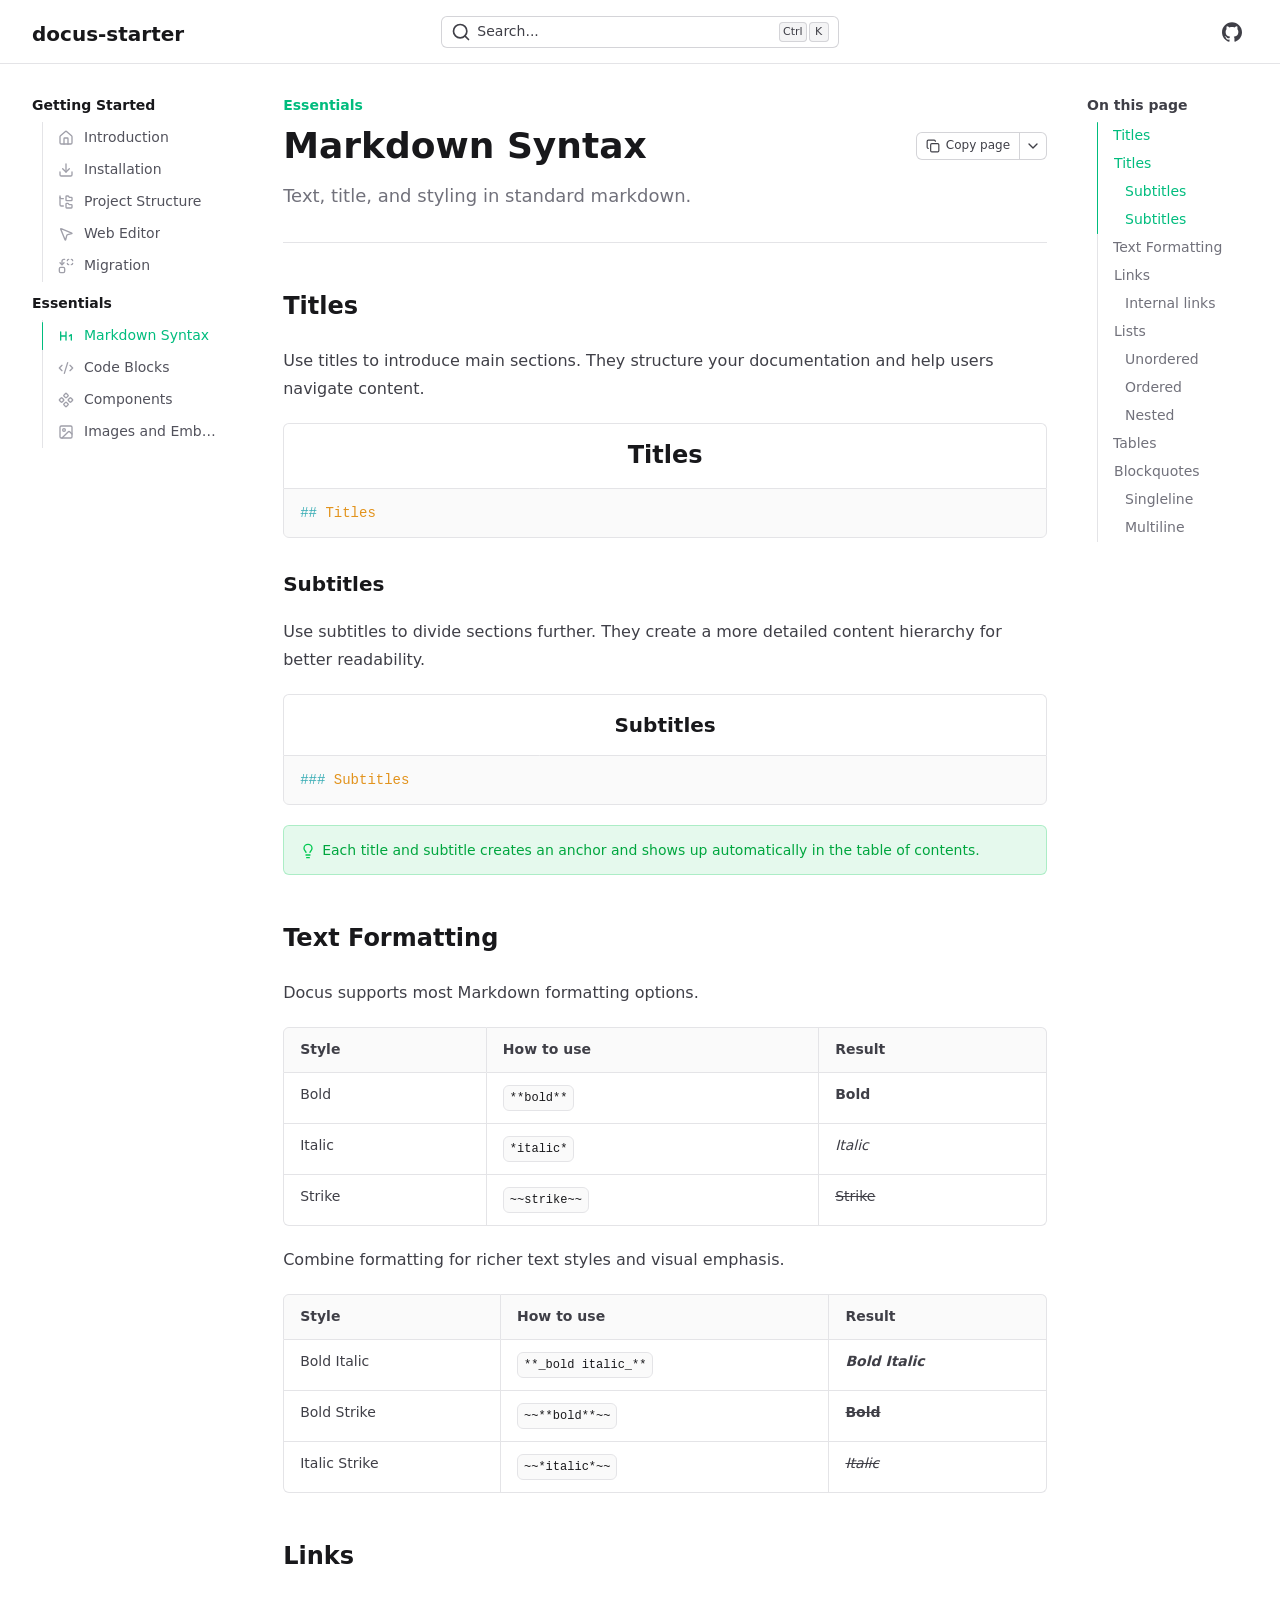
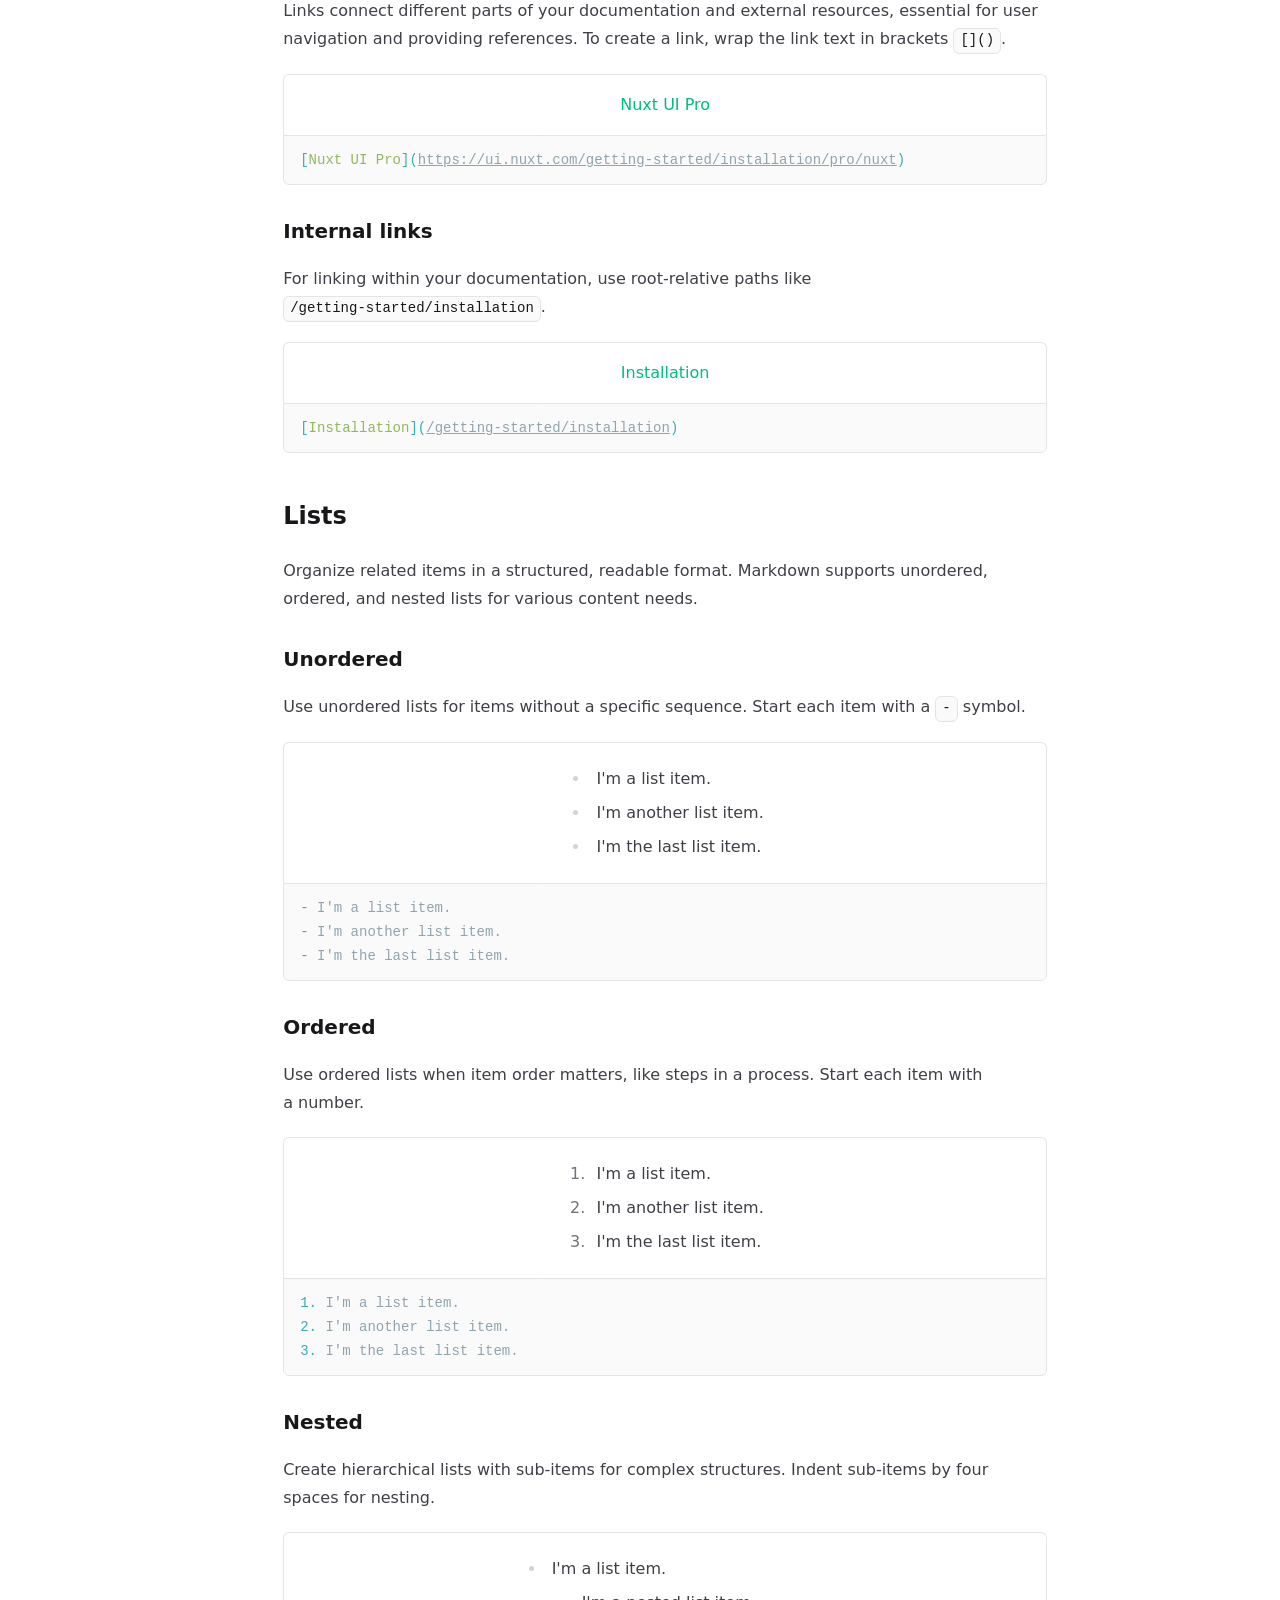
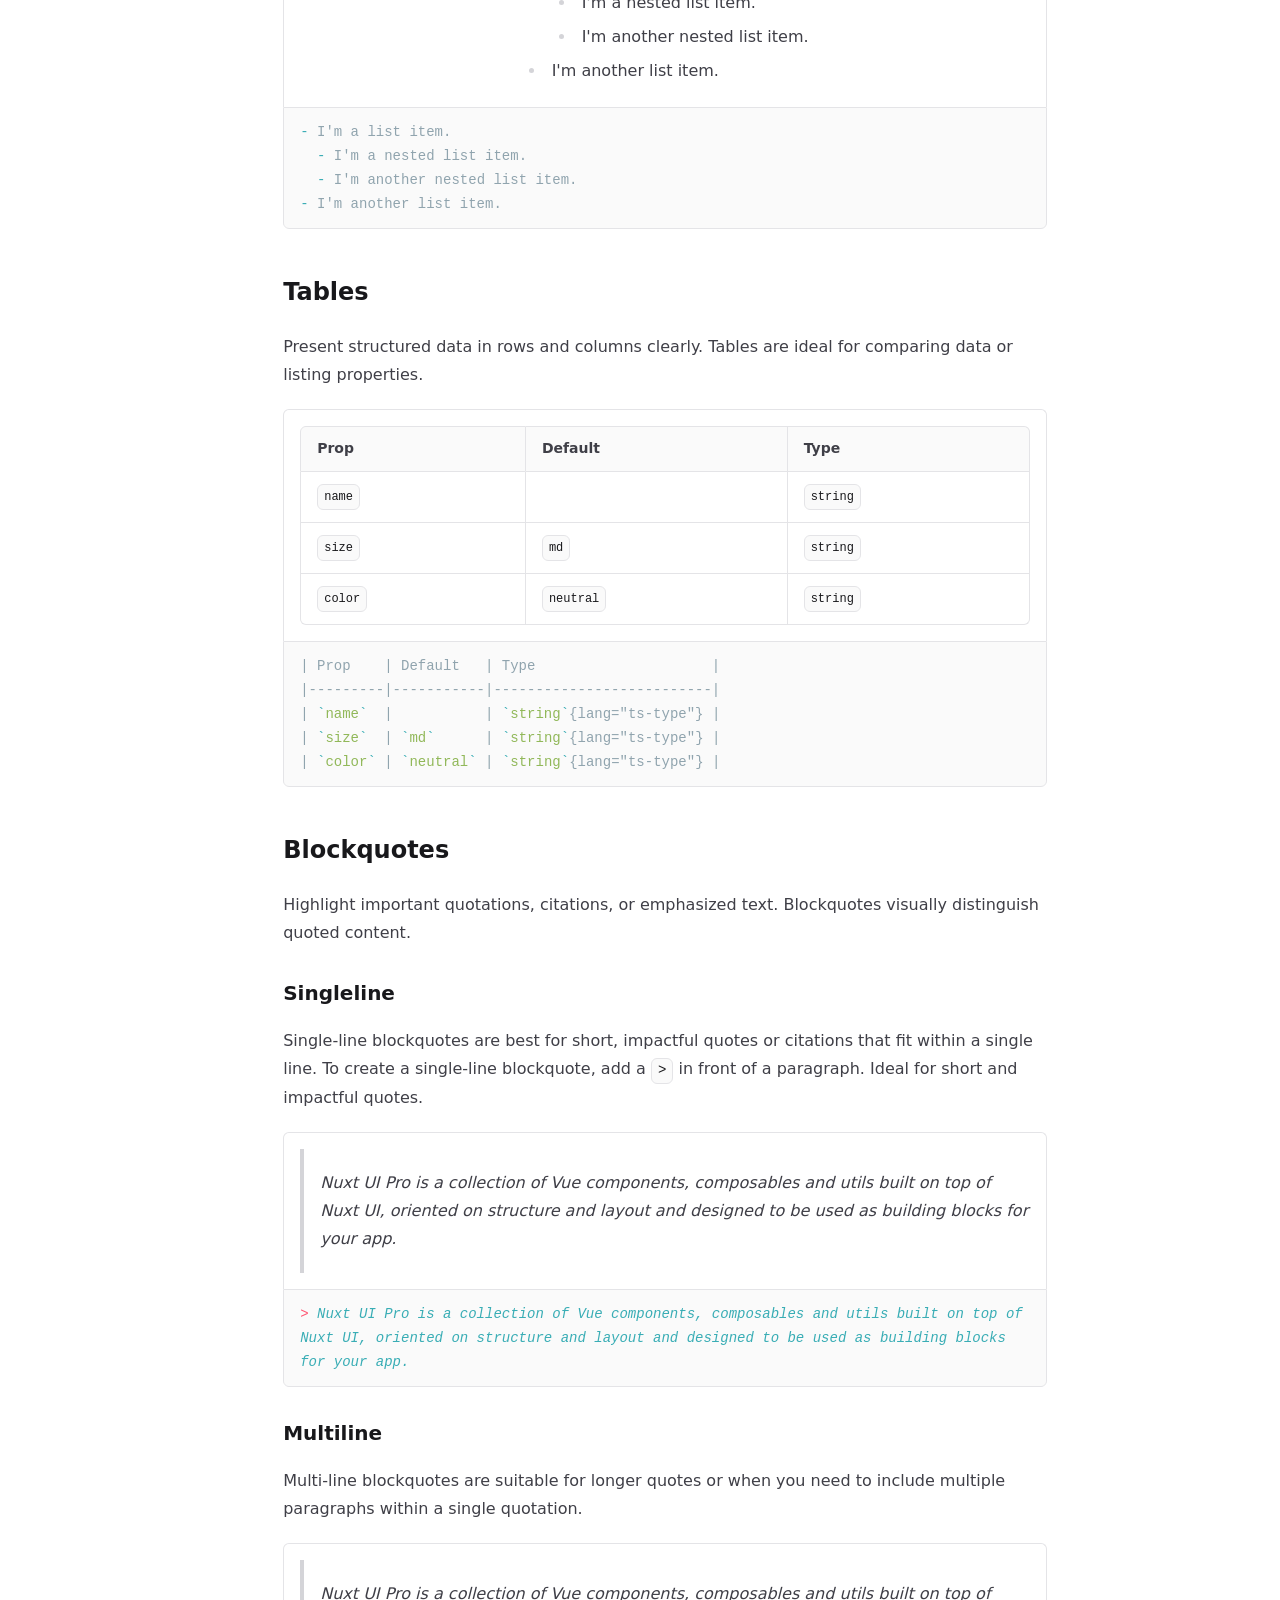
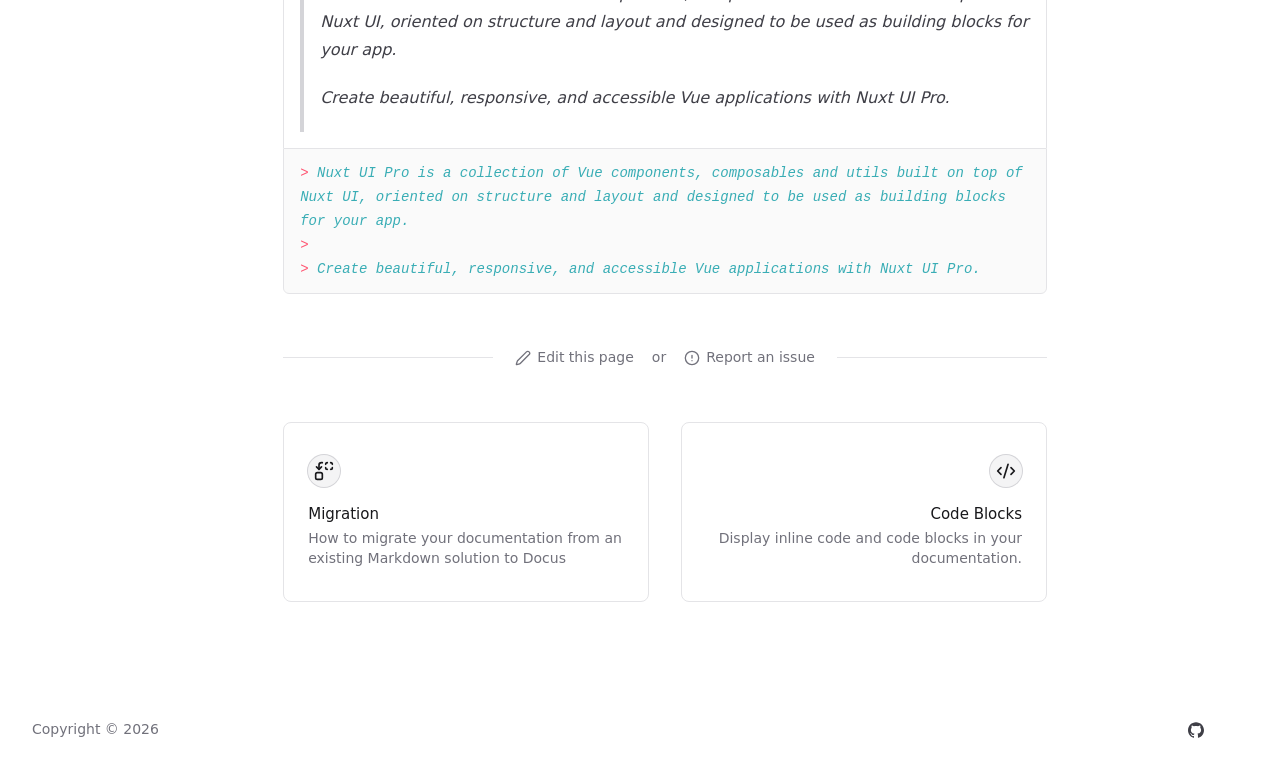
<file: essentials/markdown-syntax.html>
<!DOCTYPE html><html  lang="en" dir="ltr"><head><meta charset="utf-8"><meta name="viewport" content="width=device-width, initial-scale=1"><style id="nuxt-ui-colors">@layer base {
  :root {
  --ui-color-primary-50: var(--color-emerald-50, oklch(97.9% 0.021 166.113));
  --ui-color-primary-100: var(--color-emerald-100, oklch(95% 0.052 163.051));
  --ui-color-primary-200: var(--color-emerald-200, oklch(90.5% 0.093 164.15));
  --ui-color-primary-300: var(--color-emerald-300, oklch(84.5% 0.143 164.978));
  --ui-color-primary-400: var(--color-emerald-400, oklch(76.5% 0.177 163.223));
  --ui-color-primary-500: var(--color-emerald-500, oklch(69.6% 0.17 162.48));
  --ui-color-primary-600: var(--color-emerald-600, oklch(59.6% 0.145 163.225));
  --ui-color-primary-700: var(--color-emerald-700, oklch(50.8% 0.118 165.612));
  --ui-color-primary-800: var(--color-emerald-800, oklch(43.2% 0.095 166.913));
  --ui-color-primary-900: var(--color-emerald-900, oklch(37.8% 0.077 168.94));
  --ui-color-primary-950: var(--color-emerald-950, oklch(26.2% 0.051 172.552));
  --ui-color-secondary-50: var(--color-blue-50, oklch(97% 0.014 254.604));
  --ui-color-secondary-100: var(--color-blue-100, oklch(93.2% 0.032 255.585));
  --ui-color-secondary-200: var(--color-blue-200, oklch(88.2% 0.059 254.128));
  --ui-color-secondary-300: var(--color-blue-300, oklch(80.9% 0.105 251.813));
  --ui-color-secondary-400: var(--color-blue-400, oklch(70.7% 0.165 254.624));
  --ui-color-secondary-500: var(--color-blue-500, oklch(62.3% 0.214 259.815));
  --ui-color-secondary-600: var(--color-blue-600, oklch(54.6% 0.245 262.881));
  --ui-color-secondary-700: var(--color-blue-700, oklch(48.8% 0.243 264.376));
  --ui-color-secondary-800: var(--color-blue-800, oklch(42.4% 0.199 265.638));
  --ui-color-secondary-900: var(--color-blue-900, oklch(37.9% 0.146 265.522));
  --ui-color-secondary-950: var(--color-blue-950, oklch(28.2% 0.091 267.935));
  --ui-color-success-50: var(--color-green-50, oklch(98.2% 0.018 155.826));
  --ui-color-success-100: var(--color-green-100, oklch(96.2% 0.044 156.743));
  --ui-color-success-200: var(--color-green-200, oklch(92.5% 0.084 155.995));
  --ui-color-success-300: var(--color-green-300, oklch(87.1% 0.15 154.449));
  --ui-color-success-400: var(--color-green-400, oklch(79.2% 0.209 151.711));
  --ui-color-success-500: var(--color-green-500, oklch(72.3% 0.219 149.579));
  --ui-color-success-600: var(--color-green-600, oklch(62.7% 0.194 149.214));
  --ui-color-success-700: var(--color-green-700, oklch(52.7% 0.154 150.069));
  --ui-color-success-800: var(--color-green-800, oklch(44.8% 0.119 151.328));
  --ui-color-success-900: var(--color-green-900, oklch(39.3% 0.095 152.535));
  --ui-color-success-950: var(--color-green-950, oklch(26.6% 0.065 152.934));
  --ui-color-info-50: var(--color-blue-50, oklch(97% 0.014 254.604));
  --ui-color-info-100: var(--color-blue-100, oklch(93.2% 0.032 255.585));
  --ui-color-info-200: var(--color-blue-200, oklch(88.2% 0.059 254.128));
  --ui-color-info-300: var(--color-blue-300, oklch(80.9% 0.105 251.813));
  --ui-color-info-400: var(--color-blue-400, oklch(70.7% 0.165 254.624));
  --ui-color-info-500: var(--color-blue-500, oklch(62.3% 0.214 259.815));
  --ui-color-info-600: var(--color-blue-600, oklch(54.6% 0.245 262.881));
  --ui-color-info-700: var(--color-blue-700, oklch(48.8% 0.243 264.376));
  --ui-color-info-800: var(--color-blue-800, oklch(42.4% 0.199 265.638));
  --ui-color-info-900: var(--color-blue-900, oklch(37.9% 0.146 265.522));
  --ui-color-info-950: var(--color-blue-950, oklch(28.2% 0.091 267.935));
  --ui-color-warning-50: var(--color-yellow-50, oklch(98.7% 0.026 102.212));
  --ui-color-warning-100: var(--color-yellow-100, oklch(97.3% 0.071 103.193));
  --ui-color-warning-200: var(--color-yellow-200, oklch(94.5% 0.129 101.54));
  --ui-color-warning-300: var(--color-yellow-300, oklch(90.5% 0.182 98.111));
  --ui-color-warning-400: var(--color-yellow-400, oklch(85.2% 0.199 91.936));
  --ui-color-warning-500: var(--color-yellow-500, oklch(79.5% 0.184 86.047));
  --ui-color-warning-600: var(--color-yellow-600, oklch(68.1% 0.162 75.834));
  --ui-color-warning-700: var(--color-yellow-700, oklch(55.4% 0.135 66.442));
  --ui-color-warning-800: var(--color-yellow-800, oklch(47.6% 0.114 61.907));
  --ui-color-warning-900: var(--color-yellow-900, oklch(42.1% 0.095 57.708));
  --ui-color-warning-950: var(--color-yellow-950, oklch(28.6% 0.066 53.813));
  --ui-color-error-50: var(--color-red-50, oklch(97.1% 0.013 17.38));
  --ui-color-error-100: var(--color-red-100, oklch(93.6% 0.032 17.717));
  --ui-color-error-200: var(--color-red-200, oklch(88.5% 0.062 18.334));
  --ui-color-error-300: var(--color-red-300, oklch(80.8% 0.114 19.571));
  --ui-color-error-400: var(--color-red-400, oklch(70.4% 0.191 22.216));
  --ui-color-error-500: var(--color-red-500, oklch(63.7% 0.237 25.331));
  --ui-color-error-600: var(--color-red-600, oklch(57.7% 0.245 27.325));
  --ui-color-error-700: var(--color-red-700, oklch(50.5% 0.213 27.518));
  --ui-color-error-800: var(--color-red-800, oklch(44.4% 0.177 26.899));
  --ui-color-error-900: var(--color-red-900, oklch(39.6% 0.141 25.723));
  --ui-color-error-950: var(--color-red-950, oklch(25.8% 0.092 26.042));
  --ui-color-neutral-50: var(--color-zinc-50, oklch(98.5% 0 0));
  --ui-color-neutral-100: var(--color-zinc-100, oklch(96.7% 0.001 286.375));
  --ui-color-neutral-200: var(--color-zinc-200, oklch(92% 0.004 286.32));
  --ui-color-neutral-300: var(--color-zinc-300, oklch(87.1% 0.006 286.286));
  --ui-color-neutral-400: var(--color-zinc-400, oklch(70.5% 0.015 286.067));
  --ui-color-neutral-500: var(--color-zinc-500, oklch(55.2% 0.016 285.938));
  --ui-color-neutral-600: var(--color-zinc-600, oklch(44.2% 0.017 285.786));
  --ui-color-neutral-700: var(--color-zinc-700, oklch(37% 0.013 285.805));
  --ui-color-neutral-800: var(--color-zinc-800, oklch(27.4% 0.006 286.033));
  --ui-color-neutral-900: var(--color-zinc-900, oklch(21% 0.006 285.885));
  --ui-color-neutral-950: var(--color-zinc-950, oklch(14.1% 0.005 285.823));
  }
  :root, .light {
  --ui-primary: var(--ui-color-primary-500);
  --ui-secondary: var(--ui-color-secondary-500);
  --ui-success: var(--ui-color-success-500);
  --ui-info: var(--ui-color-info-500);
  --ui-warning: var(--ui-color-warning-500);
  --ui-error: var(--ui-color-error-500);
  }
  .dark {
  --ui-primary: var(--ui-color-primary-400);
  --ui-secondary: var(--ui-color-secondary-400);
  --ui-success: var(--ui-color-success-400);
  --ui-info: var(--ui-color-info-400);
  --ui-warning: var(--ui-color-warning-400);
  --ui-error: var(--ui-color-error-400);
  }
}</style><title>Markdown Syntax - docus-starter</title><style>/*! tailwindcss v4.1.11 | MIT License | https://tailwindcss.com */.shiki span.line{display:block}.shiki span.line.highlight{background-color:var(--ui-bg-accented);margin:0 -16px;padding:0 16px}@supports (color:color-mix(in lab,red,red)){.shiki span.line.highlight{background-color:color-mix(in oklab,var(--ui-bg-accented)50%,transparent)}}</style><link rel="stylesheet" href="/_nuxt/entry.BbhBcEqf.css" crossorigin><style>@layer components {:where(.i-lucide\:alert-circle){display:inline-block;width:1em;height:1em;background-color:currentColor;-webkit-mask-image:var(--svg);mask-image:var(--svg);-webkit-mask-repeat:no-repeat;mask-repeat:no-repeat;-webkit-mask-size:100% 100%;mask-size:100% 100%;--svg:url("data:image/svg+xml,%3Csvg xmlns='http://www.w3.org/2000/svg' viewBox='0 0 24 24' width='24' height='24'%3E%3Cg fill='none' stroke='black' stroke-linecap='round' stroke-linejoin='round' stroke-width='2'%3E%3Ccircle cx='12' cy='12' r='10'/%3E%3Cpath d='M12 8v4m0 4h.01'/%3E%3C/g%3E%3C/svg%3E")}:where(.i-lucide\:chevron-down){display:inline-block;width:1em;height:1em;background-color:currentColor;-webkit-mask-image:var(--svg);mask-image:var(--svg);-webkit-mask-repeat:no-repeat;mask-repeat:no-repeat;-webkit-mask-size:100% 100%;mask-size:100% 100%;--svg:url("data:image/svg+xml,%3Csvg xmlns='http://www.w3.org/2000/svg' viewBox='0 0 24 24' width='24' height='24'%3E%3Cpath fill='none' stroke='black' stroke-linecap='round' stroke-linejoin='round' stroke-width='2' d='m6 9l6 6l6-6'/%3E%3C/svg%3E")}:where(.i-lucide\:code-xml){display:inline-block;width:1em;height:1em;background-color:currentColor;-webkit-mask-image:var(--svg);mask-image:var(--svg);-webkit-mask-repeat:no-repeat;mask-repeat:no-repeat;-webkit-mask-size:100% 100%;mask-size:100% 100%;--svg:url("data:image/svg+xml,%3Csvg xmlns='http://www.w3.org/2000/svg' viewBox='0 0 24 24' width='24' height='24'%3E%3Cpath fill='none' stroke='black' stroke-linecap='round' stroke-linejoin='round' stroke-width='2' d='m18 16l4-4l-4-4M6 8l-4 4l4 4m8.5-12l-5 16'/%3E%3C/svg%3E")}:where(.i-lucide\:component){display:inline-block;width:1em;height:1em;background-color:currentColor;-webkit-mask-image:var(--svg);mask-image:var(--svg);-webkit-mask-repeat:no-repeat;mask-repeat:no-repeat;-webkit-mask-size:100% 100%;mask-size:100% 100%;--svg:url("data:image/svg+xml,%3Csvg xmlns='http://www.w3.org/2000/svg' viewBox='0 0 24 24' width='24' height='24'%3E%3Cpath fill='none' stroke='black' stroke-linecap='round' stroke-linejoin='round' stroke-width='2' d='M15.536 11.293a1 1 0 0 0 0 1.414l2.376 2.377a1 1 0 0 0 1.414 0l2.377-2.377a1 1 0 0 0 0-1.414l-2.377-2.377a1 1 0 0 0-1.414 0zm-13.239 0a1 1 0 0 0 0 1.414l2.377 2.377a1 1 0 0 0 1.414 0l2.377-2.377a1 1 0 0 0 0-1.414L6.088 8.916a1 1 0 0 0-1.414 0zm6.619 6.619a1 1 0 0 0 0 1.415l2.377 2.376a1 1 0 0 0 1.414 0l2.377-2.376a1 1 0 0 0 0-1.415l-2.377-2.376a1 1 0 0 0-1.414 0zm0-13.238a1 1 0 0 0 0 1.414l2.377 2.376a1 1 0 0 0 1.414 0l2.377-2.376a1 1 0 0 0 0-1.414l-2.377-2.377a1 1 0 0 0-1.414 0z'/%3E%3C/svg%3E")}:where(.i-lucide\:copy){display:inline-block;width:1em;height:1em;background-color:currentColor;-webkit-mask-image:var(--svg);mask-image:var(--svg);-webkit-mask-repeat:no-repeat;mask-repeat:no-repeat;-webkit-mask-size:100% 100%;mask-size:100% 100%;--svg:url("data:image/svg+xml,%3Csvg xmlns='http://www.w3.org/2000/svg' viewBox='0 0 24 24' width='24' height='24'%3E%3Cg fill='none' stroke='black' stroke-linecap='round' stroke-linejoin='round' stroke-width='2'%3E%3Crect width='14' height='14' x='8' y='8' rx='2' ry='2'/%3E%3Cpath d='M4 16c-1.1 0-2-.9-2-2V4c0-1.1.9-2 2-2h10c1.1 0 2 .9 2 2'/%3E%3C/g%3E%3C/svg%3E")}:where(.i-lucide\:download){display:inline-block;width:1em;height:1em;background-color:currentColor;-webkit-mask-image:var(--svg);mask-image:var(--svg);-webkit-mask-repeat:no-repeat;mask-repeat:no-repeat;-webkit-mask-size:100% 100%;mask-size:100% 100%;--svg:url("data:image/svg+xml,%3Csvg xmlns='http://www.w3.org/2000/svg' viewBox='0 0 24 24' width='24' height='24'%3E%3Cg fill='none' stroke='black' stroke-linecap='round' stroke-linejoin='round' stroke-width='2'%3E%3Cpath d='M12 15V3m9 12v4a2 2 0 0 1-2 2H5a2 2 0 0 1-2-2v-4'/%3E%3Cpath d='m7 10l5 5l5-5'/%3E%3C/g%3E%3C/svg%3E")}:where(.i-lucide\:folder-tree){display:inline-block;width:1em;height:1em;background-color:currentColor;-webkit-mask-image:var(--svg);mask-image:var(--svg);-webkit-mask-repeat:no-repeat;mask-repeat:no-repeat;-webkit-mask-size:100% 100%;mask-size:100% 100%;--svg:url("data:image/svg+xml,%3Csvg xmlns='http://www.w3.org/2000/svg' viewBox='0 0 24 24' width='24' height='24'%3E%3Cg fill='none' stroke='black' stroke-linecap='round' stroke-linejoin='round' stroke-width='2'%3E%3Cpath d='M20 10a1 1 0 0 0 1-1V6a1 1 0 0 0-1-1h-2.5a1 1 0 0 1-.8-.4l-.9-1.2A1 1 0 0 0 15 3h-2a1 1 0 0 0-1 1v5a1 1 0 0 0 1 1Zm0 11a1 1 0 0 0 1-1v-3a1 1 0 0 0-1-1h-2.9a1 1 0 0 1-.88-.55l-.42-.85a1 1 0 0 0-.92-.6H13a1 1 0 0 0-1 1v5a1 1 0 0 0 1 1ZM3 5a2 2 0 0 0 2 2h3'/%3E%3Cpath d='M3 3v13a2 2 0 0 0 2 2h3'/%3E%3C/g%3E%3C/svg%3E")}:where(.i-lucide\:hash){display:inline-block;width:1em;height:1em;background-color:currentColor;-webkit-mask-image:var(--svg);mask-image:var(--svg);-webkit-mask-repeat:no-repeat;mask-repeat:no-repeat;-webkit-mask-size:100% 100%;mask-size:100% 100%;--svg:url("data:image/svg+xml,%3Csvg xmlns='http://www.w3.org/2000/svg' viewBox='0 0 24 24' width='24' height='24'%3E%3Cpath fill='none' stroke='black' stroke-linecap='round' stroke-linejoin='round' stroke-width='2' d='M4 9h16M4 15h16M10 3L8 21m8-18l-2 18'/%3E%3C/svg%3E")}:where(.i-lucide\:heading-1){display:inline-block;width:1em;height:1em;background-color:currentColor;-webkit-mask-image:var(--svg);mask-image:var(--svg);-webkit-mask-repeat:no-repeat;mask-repeat:no-repeat;-webkit-mask-size:100% 100%;mask-size:100% 100%;--svg:url("data:image/svg+xml,%3Csvg xmlns='http://www.w3.org/2000/svg' viewBox='0 0 24 24' width='24' height='24'%3E%3Cpath fill='none' stroke='black' stroke-linecap='round' stroke-linejoin='round' stroke-width='2' d='M4 12h8m-8 6V6m8 12V6m5 6l3-2v8'/%3E%3C/svg%3E")}:where(.i-lucide\:house){display:inline-block;width:1em;height:1em;background-color:currentColor;-webkit-mask-image:var(--svg);mask-image:var(--svg);-webkit-mask-repeat:no-repeat;mask-repeat:no-repeat;-webkit-mask-size:100% 100%;mask-size:100% 100%;--svg:url("data:image/svg+xml,%3Csvg xmlns='http://www.w3.org/2000/svg' viewBox='0 0 24 24' width='24' height='24'%3E%3Cg fill='none' stroke='black' stroke-linecap='round' stroke-linejoin='round' stroke-width='2'%3E%3Cpath d='M15 21v-8a1 1 0 0 0-1-1h-4a1 1 0 0 0-1 1v8'/%3E%3Cpath d='M3 10a2 2 0 0 1 .709-1.528l7-5.999a2 2 0 0 1 2.582 0l7 5.999A2 2 0 0 1 21 10v9a2 2 0 0 1-2 2H5a2 2 0 0 1-2-2z'/%3E%3C/g%3E%3C/svg%3E")}:where(.i-lucide\:image){display:inline-block;width:1em;height:1em;background-color:currentColor;-webkit-mask-image:var(--svg);mask-image:var(--svg);-webkit-mask-repeat:no-repeat;mask-repeat:no-repeat;-webkit-mask-size:100% 100%;mask-size:100% 100%;--svg:url("data:image/svg+xml,%3Csvg xmlns='http://www.w3.org/2000/svg' viewBox='0 0 24 24' width='24' height='24'%3E%3Cg fill='none' stroke='black' stroke-linecap='round' stroke-linejoin='round' stroke-width='2'%3E%3Crect width='18' height='18' x='3' y='3' rx='2' ry='2'/%3E%3Ccircle cx='9' cy='9' r='2'/%3E%3Cpath d='m21 15l-3.086-3.086a2 2 0 0 0-2.828 0L6 21'/%3E%3C/g%3E%3C/svg%3E")}:where(.i-lucide\:lightbulb){display:inline-block;width:1em;height:1em;background-color:currentColor;-webkit-mask-image:var(--svg);mask-image:var(--svg);-webkit-mask-repeat:no-repeat;mask-repeat:no-repeat;-webkit-mask-size:100% 100%;mask-size:100% 100%;--svg:url("data:image/svg+xml,%3Csvg xmlns='http://www.w3.org/2000/svg' viewBox='0 0 24 24' width='24' height='24'%3E%3Cpath fill='none' stroke='black' stroke-linecap='round' stroke-linejoin='round' stroke-width='2' d='M15 14c.2-1 .7-1.7 1.5-2.5c1-.9 1.5-2.2 1.5-3.5A6 6 0 0 0 6 8c0 1 .2 2.2 1.5 3.5c.7.7 1.3 1.5 1.5 2.5m0 4h6m-5 4h4'/%3E%3C/svg%3E")}:where(.i-lucide\:mouse-pointer-2){display:inline-block;width:1em;height:1em;background-color:currentColor;-webkit-mask-image:var(--svg);mask-image:var(--svg);-webkit-mask-repeat:no-repeat;mask-repeat:no-repeat;-webkit-mask-size:100% 100%;mask-size:100% 100%;--svg:url("data:image/svg+xml,%3Csvg xmlns='http://www.w3.org/2000/svg' viewBox='0 0 24 24' width='24' height='24'%3E%3Cpath fill='none' stroke='black' stroke-linecap='round' stroke-linejoin='round' stroke-width='2' d='M4.037 4.688a.495.495 0 0 1 .651-.651l16 6.5a.5.5 0 0 1-.063.947l-6.124 1.58a2 2 0 0 0-1.438 1.435l-1.579 6.126a.5.5 0 0 1-.947.063z'/%3E%3C/svg%3E")}:where(.i-lucide\:pen){display:inline-block;width:1em;height:1em;background-color:currentColor;-webkit-mask-image:var(--svg);mask-image:var(--svg);-webkit-mask-repeat:no-repeat;mask-repeat:no-repeat;-webkit-mask-size:100% 100%;mask-size:100% 100%;--svg:url("data:image/svg+xml,%3Csvg xmlns='http://www.w3.org/2000/svg' viewBox='0 0 24 24' width='24' height='24'%3E%3Cpath fill='none' stroke='black' stroke-linecap='round' stroke-linejoin='round' stroke-width='2' d='M21.174 6.812a1 1 0 0 0-3.986-3.987L3.842 16.174a2 2 0 0 0-.5.83l-1.321 4.352a.5.5 0 0 0 .623.622l4.353-1.32a2 2 0 0 0 .83-.497z'/%3E%3C/svg%3E")}:where(.i-lucide\:replace){display:inline-block;width:1em;height:1em;background-color:currentColor;-webkit-mask-image:var(--svg);mask-image:var(--svg);-webkit-mask-repeat:no-repeat;mask-repeat:no-repeat;-webkit-mask-size:100% 100%;mask-size:100% 100%;--svg:url("data:image/svg+xml,%3Csvg xmlns='http://www.w3.org/2000/svg' viewBox='0 0 24 24' width='24' height='24'%3E%3Cg fill='none' stroke='black' stroke-linecap='round' stroke-linejoin='round' stroke-width='2'%3E%3Cpath d='M14 4a2 2 0 0 1 2-2m0 8a2 2 0 0 1-2-2m6-6a2 2 0 0 1 2 2m0 4a2 2 0 0 1-2 2M3 7l3 3l3-3'/%3E%3Cpath d='M6 10V5a3 3 0 0 1 3-3h1'/%3E%3Crect width='8' height='8' x='2' y='14' rx='2'/%3E%3C/g%3E%3C/svg%3E")}:where(.i-lucide\:search){display:inline-block;width:1em;height:1em;background-color:currentColor;-webkit-mask-image:var(--svg);mask-image:var(--svg);-webkit-mask-repeat:no-repeat;mask-repeat:no-repeat;-webkit-mask-size:100% 100%;mask-size:100% 100%;--svg:url("data:image/svg+xml,%3Csvg xmlns='http://www.w3.org/2000/svg' viewBox='0 0 24 24' width='24' height='24'%3E%3Cg fill='none' stroke='black' stroke-linecap='round' stroke-linejoin='round' stroke-width='2'%3E%3Cpath d='m21 21l-4.34-4.34'/%3E%3Ccircle cx='11' cy='11' r='8'/%3E%3C/g%3E%3C/svg%3E")}:where(.i-simple-icons\:github){display:inline-block;width:1em;height:1em;background-color:currentColor;-webkit-mask-image:var(--svg);mask-image:var(--svg);-webkit-mask-repeat:no-repeat;mask-repeat:no-repeat;-webkit-mask-size:100% 100%;mask-size:100% 100%;--svg:url("data:image/svg+xml,%3Csvg xmlns='http://www.w3.org/2000/svg' viewBox='0 0 24 24' width='24' height='24'%3E%3Cpath fill='black' d='M12 .297c-6.63 0-12 5.373-12 12c0 5.303 3.438 9.8 8.205 11.385c.6.113.82-.258.82-.577c0-.285-.01-1.04-.015-2.04c-3.338.724-4.042-1.61-4.042-1.61C4.422 18.07 3.633 17.7 3.633 17.7c-1.087-.744.084-.729.084-.729c1.205.084 1.838 1.236 1.838 1.236c1.07 1.835 2.809 1.305 3.495.998c.108-.776.417-1.305.76-1.605c-2.665-.3-5.466-1.332-5.466-5.93c0-1.31.465-2.38 1.235-3.22c-.135-.303-.54-1.523.105-3.176c0 0 1.005-.322 3.3 1.23c.96-.267 1.98-.399 3-.405c1.02.006 2.04.138 3 .405c2.28-1.552 3.285-1.23 3.285-1.23c.645 1.653.24 2.873.12 3.176c.765.84 1.23 1.91 1.23 3.22c0 4.61-2.805 5.625-5.475 5.92c.42.36.81 1.096.81 2.22c0 1.606-.015 2.896-.015 3.286c0 .315.21.69.825.57C20.565 22.092 24 17.592 24 12.297c0-6.627-5.373-12-12-12'/%3E%3C/svg%3E")}}</style><link rel="preload" as="fetch" crossorigin="anonymous" href="/essentials/markdown-syntax/_payload.json?e6b4f6ba-1490-4334-b11d-6ea869648b06"><link rel="modulepreload" as="script" crossorigin href="/_nuxt/C_VYumOx.js"><link rel="modulepreload" as="script" crossorigin href="/_nuxt/Du3OnPYR.js"><link rel="modulepreload" as="script" crossorigin href="/_nuxt/DobmZ6U3.js"><link rel="modulepreload" as="script" crossorigin href="/_nuxt/CFGWSoUo.js"><link rel="modulepreload" as="script" crossorigin href="/_nuxt/DDkdV05u.js"><link rel="modulepreload" as="script" crossorigin href="/_nuxt/DdCkbHfn.js"><link rel="modulepreload" as="script" crossorigin href="/_nuxt/ig-Nu4J2.js"><link rel="modulepreload" as="script" crossorigin href="/_nuxt/Br8WsKk0.js"><link rel="modulepreload" as="script" crossorigin href="/_nuxt/fu1yeWDX.js"><link rel="modulepreload" as="script" crossorigin href="/_nuxt/BFCf5ynl.js"><link rel="modulepreload" as="script" crossorigin href="/_nuxt/D3_4QBv0.js"><link rel="modulepreload" as="script" crossorigin href="/_nuxt/D7SqohgV.js"><link rel="modulepreload" as="script" crossorigin href="/_nuxt/CwFd7yxa.js"><link rel="modulepreload" as="script" crossorigin href="/_nuxt/DDTD01yV.js"><link rel="modulepreload" as="script" crossorigin href="/_nuxt/BCvKvg5N.js"><link rel="modulepreload" as="script" crossorigin href="/_nuxt/DpERalSS.js"><link rel="modulepreload" as="script" crossorigin href="/_nuxt/BCkzkg72.js"><link rel="modulepreload" as="script" crossorigin href="/_nuxt/CL1ITEYL.js"><link rel="modulepreload" as="script" crossorigin href="/_nuxt/DwU1Ol59.js"><link rel="modulepreload" as="script" crossorigin href="/_nuxt/DTCV4Dur.js"><link rel="modulepreload" as="script" crossorigin href="/_nuxt/BcyO1o0D.js"><link rel="modulepreload" as="script" crossorigin href="/_nuxt/BBA68Iq_.js"><link rel="modulepreload" as="script" crossorigin href="/_nuxt/CuLe-17Q.js"><link rel="modulepreload" as="script" crossorigin href="/_nuxt/znVVpEyZ.js"><link rel="modulepreload" as="script" crossorigin href="/_nuxt/-ZMvfIWE.js"><link rel="modulepreload" as="script" crossorigin href="/_nuxt/BAFc-tX3.js"><link rel="modulepreload" as="script" crossorigin href="/_nuxt/Cn2qCH-p.js"><link rel="modulepreload" as="script" crossorigin href="/_nuxt/BsJVPm44.js"><link rel="preload" as="fetch" fetchpriority="low" crossorigin="anonymous" href="/_nuxt/builds/meta/e6b4f6ba-1490-4334-b11d-6ea869648b06.json"><link rel="prefetch" as="style" crossorigin href="/_nuxt/index.BKsJv0if.css"><link rel="prefetch" as="script" crossorigin href="/_nuxt/BNmbWR-8.js"><link rel="prefetch" as="script" crossorigin href="/_nuxt/aYUi0kow.js"><link rel="prefetch" as="script" crossorigin href="/_nuxt/BMp3Theq.js"><link rel="prefetch" as="script" crossorigin href="/_nuxt/leKMFsjQ.js"><meta property="og:image" content="/__og-image__/static/essentials/markdown-syntax/og.png"><meta property="og:image:type" content="image/png"><meta name="twitter:card" content="summary_large_image"><meta name="twitter:image" content="/__og-image__/static/essentials/markdown-syntax/og.png"><meta name="twitter:image:src" content="/__og-image__/static/essentials/markdown-syntax/og.png"><meta property="og:image:width" content="1200"><meta name="twitter:image:width" content="1200"><meta property="og:image:height" content="600"><meta name="twitter:image:height" content="600"><meta name="robots" content="index, follow, max-image-preview:large, max-snippet:-1, max-video-preview:-1"><link rel="icon" href="/favicon.ico"><meta name="description" content="Text, title, and styling in standard markdown."><meta property="og:site_name" content="docus-starter"><meta property="og:title" content="Markdown Syntax"><meta property="og:description" content="Text, title, and styling in standard markdown."><script type="module" src="/_nuxt/C_VYumOx.js" crossorigin></script><script>"use strict";(()=>{const t=window,e=document.documentElement,c=["dark","light"],n=getStorageValue("localStorage","nuxt-color-mode")||"system";let i=n==="system"?u():n;const r=e.getAttribute("data-color-mode-forced");r&&(i=r),l(i),t["__NUXT_COLOR_MODE__"]={preference:n,value:i,getColorScheme:u,addColorScheme:l,removeColorScheme:d};function l(o){const s=""+o+"",a="";e.classList?e.classList.add(s):e.className+=" "+s,a&&e.setAttribute("data-"+a,o)}function d(o){const s=""+o+"",a="";e.classList?e.classList.remove(s):e.className=e.className.replace(new RegExp(s,"g"),""),a&&e.removeAttribute("data-"+a)}function f(o){return t.matchMedia("(prefers-color-scheme"+o+")")}function u(){if(t.matchMedia&&f("").media!=="not all"){for(const o of c)if(f(":"+o).matches)return o}return"light"}})();function getStorageValue(t,e){switch(t){case"localStorage":return window.localStorage.getItem(e);case"sessionStorage":return window.sessionStorage.getItem(e);case"cookie":return getCookie(e);default:return null}}function getCookie(t){const c=("; "+window.document.cookie).split("; "+t+"=");if(c.length===2)return c.pop()?.split(";").shift()}</script></head><body><div id="__nuxt" class="isolate"><!--[--><!--[--><!--[--><!--[--><!--[--><div class="nuxt-loading-indicator" style="position:fixed;top:0;right:0;left:0;pointer-events:none;width:auto;height:3px;opacity:0;background:var(--ui-primary);background-size:Infinity% auto;transform:scaleX(0%);transform-origin:left;transition:transform 0.1s, height 0.4s, opacity 0.4s;z-index:999999;"></div><!--[--><!----><!----><!----><header class="bg-default/75 backdrop-blur border-b border-default h-(--ui-header-height) sticky top-0 z-50"><!--[--><!--]--><div class="w-full max-w-(--ui-container) mx-auto px-4 sm:px-6 lg:px-8 flex items-center justify-between gap-3 h-full"><!--[--><div class="lg:flex-1 flex items-center gap-1.5"><!----><!--[--><a href="/" aria-label="docus-starter" class="focus-visible:outline-primary hover:text-default transition-colors shrink-0 font-bold text-xl text-highlighted flex items-end gap-1.5"><!--[--><!--[--><!--[--><span class="h-6 w-auto shrink-0">docus-starter</span><!--]--><!--]--><!--]--></a><!--]--></div><div class="hidden lg:flex flex-1"><!--[--><!--[--><!----><!--[--><!--[--><button type="button" class="rounded-md font-medium inline-flex items-center disabled:cursor-not-allowed aria-disabled:cursor-not-allowed disabled:opacity-75 aria-disabled:opacity-75 transition-colors px-2.5 py-1.5 text-sm gap-1.5 ring ring-inset ring-accented text-default bg-default hover:bg-elevated active:bg-elevated disabled:bg-default aria-disabled:bg-default focus:outline-none focus-visible:ring-2 focus-visible:ring-inverted w-full"><!--[--><!--[--><span class="iconify i-lucide:search shrink-0 size-5" aria-hidden="true" style=""></span><!--]--><!--[--><span class="truncate">Search...</span><!--]--><!--[--><div class="hidden lg:flex items-center gap-0.5 ms-auto"><!--[--><!--[--><kbd class="inline-flex items-center justify-center px-1 rounded-sm font-medium font-sans h-5 min-w-[20px] text-[11px] ring ring-inset ring-accented text-default bg-elevated"><!--[--> <!--]--></kbd><kbd class="inline-flex items-center justify-center px-1 rounded-sm font-medium font-sans h-5 min-w-[20px] text-[11px] ring ring-inset ring-accented text-default bg-elevated"><!--[-->K<!--]--></kbd><!--]--><!--]--></div><!--]--><!--]--></button><!--]--><!--]--><!--]--><!--]--></div><div class="flex items-center justify-end lg:flex-1 gap-1.5"><!--[--><div></div><!----><!--[--><!----><!--[--><!--[--><button type="button" aria-label="Search..." class="rounded-md font-medium inline-flex items-center disabled:cursor-not-allowed aria-disabled:cursor-not-allowed disabled:opacity-75 aria-disabled:opacity-75 transition-colors text-sm gap-1.5 text-default hover:bg-elevated active:bg-elevated focus:outline-none focus-visible:bg-elevated hover:disabled:bg-transparent dark:hover:disabled:bg-transparent hover:aria-disabled:bg-transparent dark:hover:aria-disabled:bg-transparent p-1.5 lg:hidden"><!--[--><!--[--><span class="iconify i-lucide:search shrink-0 size-5" aria-hidden="true" style=""></span><!--]--><!--[--><!----><!--]--><!--[--><!----><!--]--><!--]--></button><!--]--><!--]--><!--]--><!--[--><div class="h-8 w-8 animate-pulse bg-neutral-200 dark:bg-neutral-800 rounded-md"></div><!--]--><!--[--><!--[--><!--[--><a href="https://github.com/larbish/docus-default" rel="noopener noreferrer" target="_blank" aria-label="GitHub" class="rounded-md font-medium inline-flex items-center disabled:cursor-not-allowed aria-disabled:cursor-not-allowed disabled:opacity-75 aria-disabled:opacity-75 transition-colors text-sm gap-1.5 text-default hover:bg-elevated active:bg-elevated focus:outline-none focus-visible:bg-elevated hover:disabled:bg-transparent dark:hover:disabled:bg-transparent hover:aria-disabled:bg-transparent dark:hover:aria-disabled:bg-transparent p-1.5"><!--[--><!--[--><span class="iconify i-simple-icons:github shrink-0 size-5" aria-hidden="true" style=""></span><!--]--><!--[--><!----><!--]--><!--[--><!----><!--]--><!--]--></a><!--]--><!--]--><!--]--><!--]--><!--[--><!--[--><!--[--><button type="button" class="rounded-md font-medium inline-flex items-center disabled:cursor-not-allowed aria-disabled:cursor-not-allowed disabled:opacity-75 aria-disabled:opacity-75 transition-colors text-xs gap-1.5 text-default hover:bg-elevated active:bg-elevated focus:outline-none focus-visible:bg-elevated hover:disabled:bg-transparent dark:hover:disabled:bg-transparent hover:aria-disabled:bg-transparent dark:hover:aria-disabled:bg-transparent p-1.5 -me-1.5 lg:hidden"><!--[--><!--[--><!----><!--]--><!--[--><svg xmlns="http://www.w3.org/2000/svg" class="size-5" viewBox="0 0 24 24" fill="none" stroke="currentColor" stroke-width="2" stroke-linecap="round" stroke-linejoin="round"><line x1="4" y1="6" x2="20" y2="6" class="outline-none"></line><line x1="4" y1="12" x2="20" y2="12" class="outline-none"></line><line x1="4" y1="18" x2="20" y2="18" class="outline-none"></line></svg><!--]--><!--[--><!----><!--]--><!--]--></button><!--]--><!--]--><!--]--></div><!--]--></div><!--[--><!--]--></header><!--[--><!----><!----><!--]--><!--]--><main class="min-h-[calc(100vh-var(--ui-header-height))]"><!--[--><div class="w-full max-w-(--ui-container) mx-auto px-4 sm:px-6 lg:px-8"><!--[--><div class="flex flex-col lg:grid lg:grid-cols-10 lg:gap-10"><aside class="hidden overflow-y-auto lg:block lg:max-h-[calc(100vh-var(--ui-header-height))] lg:sticky lg:top-(--ui-header-height) py-8 lg:ps-4 lg:-ms-4 lg:pe-6.5 lg:col-span-2"><div class="relative"><!----><!--[--><div></div><!--[--><!----><nav><ul class="isolate -mx-2.5 -mt-1.5"><!--[--><!--[--><!--[--><li data-state="open" data-orientation="vertical" class="flex flex-col data-[state=open]:mb-1.5"><!--[--><!--[--><button type="button" aria-controls aria-expanded="true" data-state="open" id="reka-accordion-trigger-v-0-3-0" data-reka-collection-item data-orientation="vertical" class="group relative w-full px-2.5 py-1.5 before:inset-y-px before:inset-x-0 flex items-center gap-1.5 text-sm before:absolute before:z-[-1] before:rounded-md focus:outline-none focus-visible:outline-none focus-visible:before:ring-inset focus-visible:before:ring-2 text-toned hover:after:bg-accented focus-visible:before:ring-primary hover:text-highlighted data-[state=open]:text-highlighted transition-colors font-semibold focus-visible:ring-primary"><!--[--><!--[--><!--[--><!--[--><!----><!--]--><span class="truncate"><!--[-->Getting Started<!--]--><!----></span><span class="ms-auto gap-1.5 items-center hidden"><!--[--><!----><span class="iconify i-lucide:chevron-down size-5 transform transition-transform duration-200 shrink-0 group-data-[state=open]:rotate-180" aria-hidden="true" style=""></span><!--]--></span><!--]--><!--]--><!--]--></button><div role="region" aria-labelledby="reka-accordion-trigger-v-0-3-0" data-orientation="vertical" style="--reka-accordion-content-width:var(--reka-collapsible-content-width);--reka-accordion-content-height:var(--reka-collapsible-content-height);--reka-collapsible-content-height:0px;--reka-collapsible-content-width:0px;" class="data-[state=open]:animate-[accordion-down_200ms_ease-out] data-[state=closed]:animate-[accordion-up_200ms_ease-out] overflow-hidden focus:outline-none" id="reka-collapsible-content-v-0-3-1"><!--[--><!--[--><!--[--><!----><ul class="ms-5 border-s border-default"><!--[--><!--[--><!--[--><li class="ps-1.5 -ms-px"><!--[--><a href="/getting-started/introduction" class="group relative w-full px-2.5 py-1.5 before:inset-y-px before:inset-x-0 flex items-center gap-1.5 text-sm before:absolute before:z-[-1] before:rounded-md focus:outline-none focus-visible:outline-none focus-visible:before:ring-inset focus-visible:before:ring-2 text-toned hover:after:bg-accented focus-visible:before:ring-primary after:absolute after:-left-1.5 after:inset-y-0.5 after:block after:w-px after:rounded-full after:transition-colors hover:text-highlighted data-[state=open]:text-highlighted transition-colors"><!--[--><!--[--><!--[--><span class="iconify i-lucide:house shrink-0 size-4 mr-1 text-dimmed group-hover:text-default group-data-[state=open]:text-default transition-colors" aria-hidden="true" style=""></span><!--]--><span class="truncate"><!--[-->Introduction<!--]--><!----></span><!----><!--]--><!--]--></a><!--]--></li><!--]--><!--[--><li class="ps-1.5 -ms-px"><!--[--><a href="/getting-started/installation" class="group relative w-full px-2.5 py-1.5 before:inset-y-px before:inset-x-0 flex items-center gap-1.5 text-sm before:absolute before:z-[-1] before:rounded-md focus:outline-none focus-visible:outline-none focus-visible:before:ring-inset focus-visible:before:ring-2 text-toned hover:after:bg-accented focus-visible:before:ring-primary after:absolute after:-left-1.5 after:inset-y-0.5 after:block after:w-px after:rounded-full after:transition-colors hover:text-highlighted data-[state=open]:text-highlighted transition-colors"><!--[--><!--[--><!--[--><span class="iconify i-lucide:download shrink-0 size-4 mr-1 text-dimmed group-hover:text-default group-data-[state=open]:text-default transition-colors" aria-hidden="true" style=""></span><!--]--><span class="truncate"><!--[-->Installation<!--]--><!----></span><!----><!--]--><!--]--></a><!--]--></li><!--]--><!--[--><li class="ps-1.5 -ms-px"><!--[--><a href="/getting-started/project-structure" class="group relative w-full px-2.5 py-1.5 before:inset-y-px before:inset-x-0 flex items-center gap-1.5 text-sm before:absolute before:z-[-1] before:rounded-md focus:outline-none focus-visible:outline-none focus-visible:before:ring-inset focus-visible:before:ring-2 text-toned hover:after:bg-accented focus-visible:before:ring-primary after:absolute after:-left-1.5 after:inset-y-0.5 after:block after:w-px after:rounded-full after:transition-colors hover:text-highlighted data-[state=open]:text-highlighted transition-colors"><!--[--><!--[--><!--[--><span class="iconify i-lucide:folder-tree shrink-0 size-4 mr-1 text-dimmed group-hover:text-default group-data-[state=open]:text-default transition-colors" aria-hidden="true" style=""></span><!--]--><span class="truncate"><!--[-->Project Structure<!--]--><!----></span><!----><!--]--><!--]--></a><!--]--></li><!--]--><!--[--><li class="ps-1.5 -ms-px"><!--[--><a href="/getting-started/studio" class="group relative w-full px-2.5 py-1.5 before:inset-y-px before:inset-x-0 flex items-center gap-1.5 text-sm before:absolute before:z-[-1] before:rounded-md focus:outline-none focus-visible:outline-none focus-visible:before:ring-inset focus-visible:before:ring-2 text-toned hover:after:bg-accented focus-visible:before:ring-primary after:absolute after:-left-1.5 after:inset-y-0.5 after:block after:w-px after:rounded-full after:transition-colors hover:text-highlighted data-[state=open]:text-highlighted transition-colors"><!--[--><!--[--><!--[--><span class="iconify i-lucide:mouse-pointer-2 shrink-0 size-4 mr-1 text-dimmed group-hover:text-default group-data-[state=open]:text-default transition-colors" aria-hidden="true" style=""></span><!--]--><span class="truncate"><!--[-->Web Editor<!--]--><!----></span><!----><!--]--><!--]--></a><!--]--></li><!--]--><!--[--><li class="ps-1.5 -ms-px"><!--[--><a href="/getting-started/migration" class="group relative w-full px-2.5 py-1.5 before:inset-y-px before:inset-x-0 flex items-center gap-1.5 text-sm before:absolute before:z-[-1] before:rounded-md focus:outline-none focus-visible:outline-none focus-visible:before:ring-inset focus-visible:before:ring-2 text-toned hover:after:bg-accented focus-visible:before:ring-primary after:absolute after:-left-1.5 after:inset-y-0.5 after:block after:w-px after:rounded-full after:transition-colors hover:text-highlighted data-[state=open]:text-highlighted transition-colors"><!--[--><!--[--><!--[--><span class="iconify i-lucide:replace shrink-0 size-4 mr-1 text-dimmed group-hover:text-default group-data-[state=open]:text-default transition-colors" aria-hidden="true" style=""></span><!--]--><span class="truncate"><!--[-->Migration<!--]--><!----></span><!----><!--]--><!--]--></a><!--]--></li><!--]--><!--]--><!--]--></ul><!--]--><!--]--><!--]--></div><!--]--><!--]--></li><!--]--><!--[--><li data-state="open" data-orientation="vertical" class="flex flex-col data-[state=open]:mb-1.5"><!--[--><!--[--><button type="button" aria-controls aria-expanded="true" data-state="open" id="reka-accordion-trigger-v-0-3-2" data-reka-collection-item data-orientation="vertical" class="group relative w-full px-2.5 py-1.5 before:inset-y-px before:inset-x-0 flex items-center gap-1.5 text-sm before:absolute before:z-[-1] before:rounded-md focus:outline-none focus-visible:outline-none focus-visible:before:ring-inset focus-visible:before:ring-2 text-toned hover:after:bg-accented focus-visible:before:ring-primary hover:text-highlighted data-[state=open]:text-highlighted transition-colors font-semibold focus-visible:ring-primary"><!--[--><!--[--><!--[--><!--[--><!----><!--]--><span class="truncate"><!--[-->Essentials<!--]--><!----></span><span class="ms-auto gap-1.5 items-center hidden"><!--[--><!----><span class="iconify i-lucide:chevron-down size-5 transform transition-transform duration-200 shrink-0 group-data-[state=open]:rotate-180" aria-hidden="true" style=""></span><!--]--></span><!--]--><!--]--><!--]--></button><div role="region" aria-labelledby="reka-accordion-trigger-v-0-3-2" data-orientation="vertical" style="--reka-accordion-content-width:var(--reka-collapsible-content-width);--reka-accordion-content-height:var(--reka-collapsible-content-height);--reka-collapsible-content-height:0px;--reka-collapsible-content-width:0px;" class="data-[state=open]:animate-[accordion-down_200ms_ease-out] data-[state=closed]:animate-[accordion-up_200ms_ease-out] overflow-hidden focus:outline-none" id="reka-collapsible-content-v-0-3-3"><!--[--><!--[--><!--[--><!----><ul class="ms-5 border-s border-default"><!--[--><!--[--><!--[--><li class="ps-1.5 -ms-px"><!--[--><a href="/essentials/markdown-syntax" class="group relative w-full px-2.5 py-1.5 before:inset-y-px before:inset-x-0 flex items-center gap-1.5 text-sm before:absolute before:z-[-1] before:rounded-md focus:outline-none focus-visible:outline-none focus-visible:before:ring-inset focus-visible:before:ring-2 font-medium focus-visible:before:ring-primary after:absolute after:-left-1.5 after:inset-y-0.5 after:block after:w-px after:rounded-full after:transition-colors text-primary after:bg-primary"><!--[--><!--[--><!--[--><span class="iconify i-lucide:heading-1 shrink-0 size-4 mr-1 text-primary group-data-[state=open]:text-primary" aria-hidden="true" style=""></span><!--]--><span class="truncate"><!--[-->Markdown Syntax<!--]--><!----></span><!----><!--]--><!--]--></a><!--]--></li><!--]--><!--[--><li class="ps-1.5 -ms-px"><!--[--><a href="/essentials/code-blocks" class="group relative w-full px-2.5 py-1.5 before:inset-y-px before:inset-x-0 flex items-center gap-1.5 text-sm before:absolute before:z-[-1] before:rounded-md focus:outline-none focus-visible:outline-none focus-visible:before:ring-inset focus-visible:before:ring-2 text-toned hover:after:bg-accented focus-visible:before:ring-primary after:absolute after:-left-1.5 after:inset-y-0.5 after:block after:w-px after:rounded-full after:transition-colors hover:text-highlighted data-[state=open]:text-highlighted transition-colors"><!--[--><!--[--><!--[--><span class="iconify i-lucide:code-xml shrink-0 size-4 mr-1 text-dimmed group-hover:text-default group-data-[state=open]:text-default transition-colors" aria-hidden="true" style=""></span><!--]--><span class="truncate"><!--[-->Code Blocks<!--]--><!----></span><!----><!--]--><!--]--></a><!--]--></li><!--]--><!--[--><li class="ps-1.5 -ms-px"><!--[--><a href="/essentials/components" class="group relative w-full px-2.5 py-1.5 before:inset-y-px before:inset-x-0 flex items-center gap-1.5 text-sm before:absolute before:z-[-1] before:rounded-md focus:outline-none focus-visible:outline-none focus-visible:before:ring-inset focus-visible:before:ring-2 text-toned hover:after:bg-accented focus-visible:before:ring-primary after:absolute after:-left-1.5 after:inset-y-0.5 after:block after:w-px after:rounded-full after:transition-colors hover:text-highlighted data-[state=open]:text-highlighted transition-colors"><!--[--><!--[--><!--[--><span class="iconify i-lucide:component shrink-0 size-4 mr-1 text-dimmed group-hover:text-default group-data-[state=open]:text-default transition-colors" aria-hidden="true" style=""></span><!--]--><span class="truncate"><!--[-->Components<!--]--><!----></span><!----><!--]--><!--]--></a><!--]--></li><!--]--><!--[--><li class="ps-1.5 -ms-px"><!--[--><a href="/essentials/images-embeds" class="group relative w-full px-2.5 py-1.5 before:inset-y-px before:inset-x-0 flex items-center gap-1.5 text-sm before:absolute before:z-[-1] before:rounded-md focus:outline-none focus-visible:outline-none focus-visible:before:ring-inset focus-visible:before:ring-2 text-toned hover:after:bg-accented focus-visible:before:ring-primary after:absolute after:-left-1.5 after:inset-y-0.5 after:block after:w-px after:rounded-full after:transition-colors hover:text-highlighted data-[state=open]:text-highlighted transition-colors"><!--[--><!--[--><!--[--><span class="iconify i-lucide:image shrink-0 size-4 mr-1 text-dimmed group-hover:text-default group-data-[state=open]:text-default transition-colors" aria-hidden="true" style=""></span><!--]--><span class="truncate"><!--[-->Images and Embeds<!--]--><!----></span><!----><!--]--><!--]--></a><!--]--></li><!--]--><!--]--><!--]--></ul><!--]--><!--]--><!--]--></div><!--]--><!--]--></li><!--]--><!--]--><!--]--></ul></nav><!--]--><!--]--><!--[--><!--]--></div></aside><div class="lg:col-span-8"><!--[--><!--[--><div class="flex flex-col lg:grid lg:grid-cols-10 lg:gap-10"><!----><div class="lg:col-span-8"><!--[--><div class="relative border-b border-default py-8"><div class="mb-2.5 text-sm font-semibold text-primary flex items-center gap-1.5"><!--[-->Essentials<!--]--></div><div class=""><div class="flex lg:flex-row lg:items-center lg:justify-between gap-4 flex-row items-center flex-wrap justify-between"><h1 class="text-3xl sm:text-4xl text-pretty font-bold text-highlighted"><!--[-->Markdown Syntax<!--]--></h1><div class="flex flex-wrap items-center gap-1.5"><!--[--><!--[--><!--]--><div class="relative inline-flex -space-x-px"><!--[--><!--[--><!--[--><button type="button" class="rounded-md font-medium inline-flex items-center disabled:cursor-not-allowed aria-disabled:cursor-not-allowed disabled:opacity-75 aria-disabled:opacity-75 transition-colors not-only:first:rounded-e-none not-only:last:rounded-s-none not-last:not-first:rounded-none focus-visible:z-[1] px-2.5 py-1.5 text-xs gap-1.5 ring ring-inset ring-accented text-default bg-default hover:bg-elevated active:bg-elevated disabled:bg-default aria-disabled:bg-default focus:outline-none focus-visible:ring-2 focus-visible:ring-inverted"><!--[--><!--[--><span class="iconify i-lucide:copy shrink-0 text-neutral size-3.5" aria-hidden="true" style=""></span><!--]--><!--[--><span class="truncate">Copy page</span><!--]--><!--[--><!----><!--]--><!--]--></button><!--]--><!--]--><!--[--><!--[--><!--[--><!--[--><!--[--><button type="button" id="reka-dropdown-menu-trigger-v-0-3-11-0" aria-haspopup="menu" aria-expanded="false" data-state="closed" class="rounded-md font-medium inline-flex items-center disabled:cursor-not-allowed aria-disabled:cursor-not-allowed disabled:opacity-75 aria-disabled:opacity-75 transition-colors not-only:first:rounded-e-none not-only:last:rounded-s-none not-last:not-first:rounded-none focus-visible:z-[1] text-xs gap-1.5 ring ring-inset ring-accented text-default bg-default hover:bg-elevated active:bg-elevated disabled:bg-default aria-disabled:bg-default focus:outline-none focus-visible:ring-2 focus-visible:ring-inverted p-1.5"><!--[--><!--[--><span class="iconify i-lucide:chevron-down shrink-0 size-4" aria-hidden="true" style=""></span><!--]--><!--[--><!----><!--]--><!--[--><!----><!--]--><!--]--></button><!--]--><!--]--><!--[--><!----><!----><!--]--><!--]--><!--]--><!--]--><!--]--></div><!--]--></div></div><div class="text-lg text-pretty text-muted mt-4"><!--[-->Text, title, and styling in standard markdown.<!--]--></div><!--[--><!--]--></div></div><div class="mt-8 pb-24 space-y-12"><!--[--><div><h2 id="titles" class="relative text-2xl text-highlighted font-bold mt-12 mb-6 scroll-mt-[calc(48px+45px+var(--ui-header-height))] lg:scroll-mt-[calc(48px+var(--ui-header-height))] [&amp;&gt;a]:focus-visible:outline-primary [&amp;&gt;a&gt;code]:border-dashed hover:[&amp;&gt;a&gt;code]:border-primary hover:[&amp;&gt;a&gt;code]:text-primary [&amp;&gt;a&gt;code]:text-xl/7 [&amp;&gt;a&gt;code]:font-bold [&amp;&gt;a&gt;code]:transition-colors"><a href="#titles" class="group lg:ps-2 lg:-ms-2"><span class="absolute -ms-8 top-1 opacity-0 group-hover:opacity-100 group-focus:opacity-100 p-1 bg-elevated hover:text-primary rounded-md hidden lg:flex text-muted transition"><span class="iconify i-lucide:hash size-4 shrink-0" aria-hidden="true" style=""></span></span><!--[-->Titles<!--]--></a></h2><p class="my-5 leading-7 text-pretty"><!--[-->Use titles to introduce main sections. They structure your documentation and help users navigate content.<!--]--></p><div class="my-5 [&amp;&gt;div]:*:my-0"><div class="flex justify-center border border-muted relative p-4 rounded-md border-b-0 rounded-b-none"><!--[--><h2 id="titles-1" class="relative text-2xl text-highlighted font-bold mt-12 mb-6 scroll-mt-[calc(48px+45px+var(--ui-header-height))] lg:scroll-mt-[calc(48px+var(--ui-header-height))] [&amp;&gt;a]:focus-visible:outline-primary [&amp;&gt;a&gt;code]:border-dashed hover:[&amp;&gt;a&gt;code]:border-primary hover:[&amp;&gt;a&gt;code]:text-primary [&amp;&gt;a&gt;code]:text-xl/7 [&amp;&gt;a&gt;code]:font-bold [&amp;&gt;a&gt;code]:transition-colors"><a href="#titles-1" class="group lg:ps-2 lg:-ms-2"><span class="absolute -ms-8 top-1 opacity-0 group-hover:opacity-100 group-focus:opacity-100 p-1 bg-elevated hover:text-primary rounded-md hidden lg:flex text-muted transition"><span class="iconify i-lucide:hash size-4 shrink-0" aria-hidden="true" style=""></span></span><!--[-->Titles<!--]--></a></h2><!--]--></div><div class="[&amp;&gt;div&gt;pre]:rounded-t-none [&amp;&gt;div]:my-0"><!--[--><div class="relative my-5 group" style=""><!----><!--[--><!--[--><button type="button" aria-label="Copy code to clipboard" tabindex="-1" class="rounded-md font-medium inline-flex items-center disabled:cursor-not-allowed aria-disabled:cursor-not-allowed disabled:opacity-75 aria-disabled:opacity-75 text-xs gap-1.5 ring ring-inset ring-accented text-default bg-default hover:bg-elevated active:bg-elevated disabled:bg-default aria-disabled:bg-default focus:outline-none focus-visible:ring-2 focus-visible:ring-inverted p-1.5 absolute top-[11px] right-[11px] lg:opacity-0 lg:group-hover:opacity-100 transition"><!--[--><!--[--><span class="iconify i-lucide:copy shrink-0 size-4" aria-hidden="true" style=""></span><!--]--><!--[--><!----><!--]--><!--[--><!----><!--]--><!--]--></button><!--]--><!--]--><pre class="group font-mono text-sm/6 border border-muted bg-muted rounded-md px-4 py-3 whitespace-pre-wrap break-words overflow-x-auto focus:outline-none language-mdc shiki shiki-themes material-theme-lighter material-theme material-theme-palenight" style=""><!--[--><code><span class="line" line="1"><span class="sMK4o">## </span><span class="sBMFI">Titles
</span></span></code><!--]--></pre></div><!--]--></div></div><h3 id="subtitles" class="relative text-xl text-highlighted font-bold mt-8 mb-3 scroll-mt-[calc(32px+45px+var(--ui-header-height))] lg:scroll-mt-[calc(32px+var(--ui-header-height))] [&amp;&gt;a]:focus-visible:outline-primary [&amp;&gt;a&gt;code]:border-dashed hover:[&amp;&gt;a&gt;code]:border-primary hover:[&amp;&gt;a&gt;code]:text-primary [&amp;&gt;a&gt;code]:text-lg/6 [&amp;&gt;a&gt;code]:font-bold [&amp;&gt;a&gt;code]:transition-colors"><a href="#subtitles" class="group lg:ps-2 lg:-ms-2"><span class="absolute -ms-8 top-0.5 opacity-0 group-hover:opacity-100 group-focus:opacity-100 p-1 bg-elevated hover:text-primary rounded-md hidden lg:flex text-muted transition"><span class="iconify i-lucide:hash size-4 shrink-0" aria-hidden="true" style=""></span></span><!--[-->Subtitles<!--]--></a></h3><p class="my-5 leading-7 text-pretty"><!--[-->Use subtitles to divide sections further. They create a more detailed content hierarchy for better readability.<!--]--></p><div class="my-5 [&amp;&gt;div]:*:my-0"><div class="flex justify-center border border-muted relative p-4 rounded-md border-b-0 rounded-b-none"><!--[--><h3 id="subtitles-1" class="relative text-xl text-highlighted font-bold mt-8 mb-3 scroll-mt-[calc(32px+45px+var(--ui-header-height))] lg:scroll-mt-[calc(32px+var(--ui-header-height))] [&amp;&gt;a]:focus-visible:outline-primary [&amp;&gt;a&gt;code]:border-dashed hover:[&amp;&gt;a&gt;code]:border-primary hover:[&amp;&gt;a&gt;code]:text-primary [&amp;&gt;a&gt;code]:text-lg/6 [&amp;&gt;a&gt;code]:font-bold [&amp;&gt;a&gt;code]:transition-colors"><a href="#subtitles-1" class="group lg:ps-2 lg:-ms-2"><span class="absolute -ms-8 top-0.5 opacity-0 group-hover:opacity-100 group-focus:opacity-100 p-1 bg-elevated hover:text-primary rounded-md hidden lg:flex text-muted transition"><span class="iconify i-lucide:hash size-4 shrink-0" aria-hidden="true" style=""></span></span><!--[-->Subtitles<!--]--></a></h3><!--]--></div><div class="[&amp;&gt;div&gt;pre]:rounded-t-none [&amp;&gt;div]:my-0"><!--[--><div class="relative my-5 group" style=""><!----><!--[--><!--[--><button type="button" aria-label="Copy code to clipboard" tabindex="-1" class="rounded-md font-medium inline-flex items-center disabled:cursor-not-allowed aria-disabled:cursor-not-allowed disabled:opacity-75 aria-disabled:opacity-75 text-xs gap-1.5 ring ring-inset ring-accented text-default bg-default hover:bg-elevated active:bg-elevated disabled:bg-default aria-disabled:bg-default focus:outline-none focus-visible:ring-2 focus-visible:ring-inverted p-1.5 absolute top-[11px] right-[11px] lg:opacity-0 lg:group-hover:opacity-100 transition"><!--[--><!--[--><span class="iconify i-lucide:copy shrink-0 size-4" aria-hidden="true" style=""></span><!--]--><!--[--><!----><!--]--><!--[--><!----><!--]--><!--]--></button><!--]--><!--]--><pre class="group font-mono text-sm/6 border border-muted bg-muted rounded-md px-4 py-3 whitespace-pre-wrap break-words overflow-x-auto focus:outline-none language-mdc shiki shiki-themes material-theme-lighter material-theme material-theme-palenight" style=""><!--[--><code><span class="line" line="1"><span class="sMK4o">### </span><span class="sBMFI">Subtitles
</span></span></code><!--]--></pre></div><!--]--></div></div><div class="group relative block px-4 py-3 rounded-md text-sm/6 my-5 last:mb-0 [&amp;_code]:text-xs/5 [&amp;_code]:bg-default [&amp;_pre]:bg-default [&amp;&gt;div]:my-2.5 [&amp;_ul]:my-2.5 [&amp;_ol]:my-2.5 [&amp;&gt;*]:last:!mb-0 [&amp;_ul]:ps-4.5 [&amp;_ol]:ps-4.5 [&amp;_li]:my-0 transition-colors border border-success/25 bg-success/10 text-success-600 dark:text-success-300 [&amp;_a]:text-success [&amp;_a]:hover:border-success [&amp;_code]:text-success-600 dark:[&amp;_code]:text-success-300 [&amp;_code]:border-success/25 [&amp;_a]:hover:[&amp;&gt;code]:border-success [&amp;_a]:hover:[&amp;&gt;code]:text-success [&amp;&gt;ul]:marker:text-success/50"><!----><span class="iconify i-lucide:lightbulb size-4 shrink-0 align-sub me-1.5 transition-colors text-success" aria-hidden="true" style=""></span><!----><!--[--><!--[-->Each title and subtitle creates an anchor and shows up automatically in the table of contents.<!--]--><!--]--></div><h2 id="text-formatting" class="relative text-2xl text-highlighted font-bold mt-12 mb-6 scroll-mt-[calc(48px+45px+var(--ui-header-height))] lg:scroll-mt-[calc(48px+var(--ui-header-height))] [&amp;&gt;a]:focus-visible:outline-primary [&amp;&gt;a&gt;code]:border-dashed hover:[&amp;&gt;a&gt;code]:border-primary hover:[&amp;&gt;a&gt;code]:text-primary [&amp;&gt;a&gt;code]:text-xl/7 [&amp;&gt;a&gt;code]:font-bold [&amp;&gt;a&gt;code]:transition-colors"><a href="#text-formatting" class="group lg:ps-2 lg:-ms-2"><span class="absolute -ms-8 top-1 opacity-0 group-hover:opacity-100 group-focus:opacity-100 p-1 bg-elevated hover:text-primary rounded-md hidden lg:flex text-muted transition"><span class="iconify i-lucide:hash size-4 shrink-0" aria-hidden="true" style=""></span></span><!--[-->Text Formatting<!--]--></a></h2><p class="my-5 leading-7 text-pretty"><!--[-->Docus supports most Markdown formatting options.<!--]--></p><div class="relative my-5 overflow-x-auto"><table class="w-full border-separate border-spacing-0 rounded-md"><!--[--><thead class="bg-muted"><!--[--><tr class="[&amp;:first-child&gt;th:first-child]:rounded-tl-md [&amp;:first-child&gt;th:last-child]:rounded-tr-md [&amp;:last-child&gt;td:first-child]:rounded-bl-md [&amp;:last-child&gt;td:last-child]:rounded-br-md"><!--[--><th class="py-3 px-4 font-semibold text-sm text-left border-e border-b first:border-s border-t border-muted"><!--[-->Style<!--]--></th><th class="py-3 px-4 font-semibold text-sm text-left border-e border-b first:border-s border-t border-muted"><!--[-->How to use<!--]--></th><th class="py-3 px-4 font-semibold text-sm text-left border-e border-b first:border-s border-t border-muted"><!--[-->Result<!--]--></th><!--]--></tr><!--]--></thead><tbody><!--[--><tr class="[&amp;:first-child&gt;th:first-child]:rounded-tl-md [&amp;:first-child&gt;th:last-child]:rounded-tr-md [&amp;:last-child&gt;td:first-child]:rounded-bl-md [&amp;:last-child&gt;td:last-child]:rounded-br-md"><!--[--><td class="py-3 px-4 text-sm text-left align-top border-e border-b first:border-s border-muted [&amp;_code]:text-xs/5 [&amp;_p]:my-0 [&amp;_p]:leading-6 [&amp;_ul]:my-0 [&amp;_ol]:my-0 [&amp;_ul]:ps-4.5 [&amp;_ol]:ps-4.5 [&amp;_li]:leading-6 [&amp;_li]:my-0.5"><!--[-->Bold<!--]--></td><td class="py-3 px-4 text-sm text-left align-top border-e border-b first:border-s border-muted [&amp;_code]:text-xs/5 [&amp;_p]:my-0 [&amp;_p]:leading-6 [&amp;_ul]:my-0 [&amp;_ol]:my-0 [&amp;_ul]:ps-4.5 [&amp;_ol]:ps-4.5 [&amp;_li]:leading-6 [&amp;_li]:my-0.5"><!--[--><code class="px-1.5 py-0.5 text-sm font-mono font-medium rounded-md inline-block border border-muted text-highlighted bg-muted"><!--[-->**bold**<!--]--></code><!--]--></td><td class="py-3 px-4 text-sm text-left align-top border-e border-b first:border-s border-muted [&amp;_code]:text-xs/5 [&amp;_p]:my-0 [&amp;_p]:leading-6 [&amp;_ul]:my-0 [&amp;_ol]:my-0 [&amp;_ul]:ps-4.5 [&amp;_ol]:ps-4.5 [&amp;_li]:leading-6 [&amp;_li]:my-0.5"><!--[--><strong><!--[-->Bold<!--]--></strong><!--]--></td><!--]--></tr><tr class="[&amp;:first-child&gt;th:first-child]:rounded-tl-md [&amp;:first-child&gt;th:last-child]:rounded-tr-md [&amp;:last-child&gt;td:first-child]:rounded-bl-md [&amp;:last-child&gt;td:last-child]:rounded-br-md"><!--[--><td class="py-3 px-4 text-sm text-left align-top border-e border-b first:border-s border-muted [&amp;_code]:text-xs/5 [&amp;_p]:my-0 [&amp;_p]:leading-6 [&amp;_ul]:my-0 [&amp;_ol]:my-0 [&amp;_ul]:ps-4.5 [&amp;_ol]:ps-4.5 [&amp;_li]:leading-6 [&amp;_li]:my-0.5"><!--[-->Italic<!--]--></td><td class="py-3 px-4 text-sm text-left align-top border-e border-b first:border-s border-muted [&amp;_code]:text-xs/5 [&amp;_p]:my-0 [&amp;_p]:leading-6 [&amp;_ul]:my-0 [&amp;_ol]:my-0 [&amp;_ul]:ps-4.5 [&amp;_ol]:ps-4.5 [&amp;_li]:leading-6 [&amp;_li]:my-0.5"><!--[--><code class="px-1.5 py-0.5 text-sm font-mono font-medium rounded-md inline-block border border-muted text-highlighted bg-muted"><!--[-->*italic*<!--]--></code><!--]--></td><td class="py-3 px-4 text-sm text-left align-top border-e border-b first:border-s border-muted [&amp;_code]:text-xs/5 [&amp;_p]:my-0 [&amp;_p]:leading-6 [&amp;_ul]:my-0 [&amp;_ol]:my-0 [&amp;_ul]:ps-4.5 [&amp;_ol]:ps-4.5 [&amp;_li]:leading-6 [&amp;_li]:my-0.5"><!--[--><em><!--[-->Italic<!--]--></em><!--]--></td><!--]--></tr><tr class="[&amp;:first-child&gt;th:first-child]:rounded-tl-md [&amp;:first-child&gt;th:last-child]:rounded-tr-md [&amp;:last-child&gt;td:first-child]:rounded-bl-md [&amp;:last-child&gt;td:last-child]:rounded-br-md"><!--[--><td class="py-3 px-4 text-sm text-left align-top border-e border-b first:border-s border-muted [&amp;_code]:text-xs/5 [&amp;_p]:my-0 [&amp;_p]:leading-6 [&amp;_ul]:my-0 [&amp;_ol]:my-0 [&amp;_ul]:ps-4.5 [&amp;_ol]:ps-4.5 [&amp;_li]:leading-6 [&amp;_li]:my-0.5"><!--[-->Strike<!--]--></td><td class="py-3 px-4 text-sm text-left align-top border-e border-b first:border-s border-muted [&amp;_code]:text-xs/5 [&amp;_p]:my-0 [&amp;_p]:leading-6 [&amp;_ul]:my-0 [&amp;_ol]:my-0 [&amp;_ul]:ps-4.5 [&amp;_ol]:ps-4.5 [&amp;_li]:leading-6 [&amp;_li]:my-0.5"><!--[--><code class="px-1.5 py-0.5 text-sm font-mono font-medium rounded-md inline-block border border-muted text-highlighted bg-muted"><!--[-->~~strike~~<!--]--></code><!--]--></td><td class="py-3 px-4 text-sm text-left align-top border-e border-b first:border-s border-muted [&amp;_code]:text-xs/5 [&amp;_p]:my-0 [&amp;_p]:leading-6 [&amp;_ul]:my-0 [&amp;_ol]:my-0 [&amp;_ul]:ps-4.5 [&amp;_ol]:ps-4.5 [&amp;_li]:leading-6 [&amp;_li]:my-0.5"><!--[--><del>Strike</del><!--]--></td><!--]--></tr><!--]--></tbody><!--]--></table></div><p class="my-5 leading-7 text-pretty"><!--[-->Combine formatting for richer text styles and visual emphasis.<!--]--></p><div class="relative my-5 overflow-x-auto"><table class="w-full border-separate border-spacing-0 rounded-md"><!--[--><thead class="bg-muted"><!--[--><tr class="[&amp;:first-child&gt;th:first-child]:rounded-tl-md [&amp;:first-child&gt;th:last-child]:rounded-tr-md [&amp;:last-child&gt;td:first-child]:rounded-bl-md [&amp;:last-child&gt;td:last-child]:rounded-br-md"><!--[--><th class="py-3 px-4 font-semibold text-sm text-left border-e border-b first:border-s border-t border-muted"><!--[-->Style<!--]--></th><th class="py-3 px-4 font-semibold text-sm text-left border-e border-b first:border-s border-t border-muted"><!--[-->How to use<!--]--></th><th class="py-3 px-4 font-semibold text-sm text-left border-e border-b first:border-s border-t border-muted"><!--[-->Result<!--]--></th><!--]--></tr><!--]--></thead><tbody><!--[--><tr class="[&amp;:first-child&gt;th:first-child]:rounded-tl-md [&amp;:first-child&gt;th:last-child]:rounded-tr-md [&amp;:last-child&gt;td:first-child]:rounded-bl-md [&amp;:last-child&gt;td:last-child]:rounded-br-md"><!--[--><td class="py-3 px-4 text-sm text-left align-top border-e border-b first:border-s border-muted [&amp;_code]:text-xs/5 [&amp;_p]:my-0 [&amp;_p]:leading-6 [&amp;_ul]:my-0 [&amp;_ol]:my-0 [&amp;_ul]:ps-4.5 [&amp;_ol]:ps-4.5 [&amp;_li]:leading-6 [&amp;_li]:my-0.5"><!--[-->Bold Italic<!--]--></td><td class="py-3 px-4 text-sm text-left align-top border-e border-b first:border-s border-muted [&amp;_code]:text-xs/5 [&amp;_p]:my-0 [&amp;_p]:leading-6 [&amp;_ul]:my-0 [&amp;_ol]:my-0 [&amp;_ul]:ps-4.5 [&amp;_ol]:ps-4.5 [&amp;_li]:leading-6 [&amp;_li]:my-0.5"><!--[--><code class="px-1.5 py-0.5 text-sm font-mono font-medium rounded-md inline-block border border-muted text-highlighted bg-muted"><!--[-->**_bold italic_**<!--]--></code><!--]--></td><td class="py-3 px-4 text-sm text-left align-top border-e border-b first:border-s border-muted [&amp;_code]:text-xs/5 [&amp;_p]:my-0 [&amp;_p]:leading-6 [&amp;_ul]:my-0 [&amp;_ol]:my-0 [&amp;_ul]:ps-4.5 [&amp;_ol]:ps-4.5 [&amp;_li]:leading-6 [&amp;_li]:my-0.5"><!--[--><em><!--[--><strong><!--[-->Bold Italic<!--]--></strong><!--]--></em><!--]--></td><!--]--></tr><tr class="[&amp;:first-child&gt;th:first-child]:rounded-tl-md [&amp;:first-child&gt;th:last-child]:rounded-tr-md [&amp;:last-child&gt;td:first-child]:rounded-bl-md [&amp;:last-child&gt;td:last-child]:rounded-br-md"><!--[--><td class="py-3 px-4 text-sm text-left align-top border-e border-b first:border-s border-muted [&amp;_code]:text-xs/5 [&amp;_p]:my-0 [&amp;_p]:leading-6 [&amp;_ul]:my-0 [&amp;_ol]:my-0 [&amp;_ul]:ps-4.5 [&amp;_ol]:ps-4.5 [&amp;_li]:leading-6 [&amp;_li]:my-0.5"><!--[-->Bold Strike<!--]--></td><td class="py-3 px-4 text-sm text-left align-top border-e border-b first:border-s border-muted [&amp;_code]:text-xs/5 [&amp;_p]:my-0 [&amp;_p]:leading-6 [&amp;_ul]:my-0 [&amp;_ol]:my-0 [&amp;_ul]:ps-4.5 [&amp;_ol]:ps-4.5 [&amp;_li]:leading-6 [&amp;_li]:my-0.5"><!--[--><code class="px-1.5 py-0.5 text-sm font-mono font-medium rounded-md inline-block border border-muted text-highlighted bg-muted"><!--[-->~~**bold**~~<!--]--></code><!--]--></td><td class="py-3 px-4 text-sm text-left align-top border-e border-b first:border-s border-muted [&amp;_code]:text-xs/5 [&amp;_p]:my-0 [&amp;_p]:leading-6 [&amp;_ul]:my-0 [&amp;_ol]:my-0 [&amp;_ul]:ps-4.5 [&amp;_ol]:ps-4.5 [&amp;_li]:leading-6 [&amp;_li]:my-0.5"><!--[--><del><strong><!--[-->Bold<!--]--></strong></del><!--]--></td><!--]--></tr><tr class="[&amp;:first-child&gt;th:first-child]:rounded-tl-md [&amp;:first-child&gt;th:last-child]:rounded-tr-md [&amp;:last-child&gt;td:first-child]:rounded-bl-md [&amp;:last-child&gt;td:last-child]:rounded-br-md"><!--[--><td class="py-3 px-4 text-sm text-left align-top border-e border-b first:border-s border-muted [&amp;_code]:text-xs/5 [&amp;_p]:my-0 [&amp;_p]:leading-6 [&amp;_ul]:my-0 [&amp;_ol]:my-0 [&amp;_ul]:ps-4.5 [&amp;_ol]:ps-4.5 [&amp;_li]:leading-6 [&amp;_li]:my-0.5"><!--[-->Italic Strike<!--]--></td><td class="py-3 px-4 text-sm text-left align-top border-e border-b first:border-s border-muted [&amp;_code]:text-xs/5 [&amp;_p]:my-0 [&amp;_p]:leading-6 [&amp;_ul]:my-0 [&amp;_ol]:my-0 [&amp;_ul]:ps-4.5 [&amp;_ol]:ps-4.5 [&amp;_li]:leading-6 [&amp;_li]:my-0.5"><!--[--><code class="px-1.5 py-0.5 text-sm font-mono font-medium rounded-md inline-block border border-muted text-highlighted bg-muted"><!--[-->~~*italic*~~<!--]--></code><!--]--></td><td class="py-3 px-4 text-sm text-left align-top border-e border-b first:border-s border-muted [&amp;_code]:text-xs/5 [&amp;_p]:my-0 [&amp;_p]:leading-6 [&amp;_ul]:my-0 [&amp;_ol]:my-0 [&amp;_ul]:ps-4.5 [&amp;_ol]:ps-4.5 [&amp;_li]:leading-6 [&amp;_li]:my-0.5"><!--[--><del><em><!--[-->Italic<!--]--></em></del><!--]--></td><!--]--></tr><!--]--></tbody><!--]--></table></div><h2 id="links" class="relative text-2xl text-highlighted font-bold mt-12 mb-6 scroll-mt-[calc(48px+45px+var(--ui-header-height))] lg:scroll-mt-[calc(48px+var(--ui-header-height))] [&amp;&gt;a]:focus-visible:outline-primary [&amp;&gt;a&gt;code]:border-dashed hover:[&amp;&gt;a&gt;code]:border-primary hover:[&amp;&gt;a&gt;code]:text-primary [&amp;&gt;a&gt;code]:text-xl/7 [&amp;&gt;a&gt;code]:font-bold [&amp;&gt;a&gt;code]:transition-colors"><a href="#links" class="group lg:ps-2 lg:-ms-2"><span class="absolute -ms-8 top-1 opacity-0 group-hover:opacity-100 group-focus:opacity-100 p-1 bg-elevated hover:text-primary rounded-md hidden lg:flex text-muted transition"><span class="iconify i-lucide:hash size-4 shrink-0" aria-hidden="true" style=""></span></span><!--[-->Links<!--]--></a></h2><p class="my-5 leading-7 text-pretty"><!--[-->Links connect different parts of your documentation and external resources, essential for user navigation and providing references.
To create a link, wrap the link text in brackets <code class="px-1.5 py-0.5 text-sm font-mono font-medium rounded-md inline-block border border-muted text-highlighted bg-muted"><!--[-->[]()<!--]--></code>.<!--]--></p><div class="my-5 [&amp;&gt;div]:*:my-0"><div class="flex justify-center border border-muted relative p-4 rounded-md border-b-0 rounded-b-none"><!--[--><p class="my-5 leading-7 text-pretty"><!--[--><!--[--><a href="https://ui.nuxt.com/getting-started/installation/pro/nuxt" rel="nofollow" class="text-primary border-b border-transparent hover:border-primary font-medium focus-visible:outline-primary [&amp;&gt;code]:border-dashed hover:[&amp;&gt;code]:border-primary hover:[&amp;&gt;code]:text-primary transition-colors [&amp;&gt;code]:transition-colors"><!--[--><!--[--><!--[-->Nuxt UI Pro<!--]--><!--]--><!--]--></a><!--]--><!--]--></p><!--]--></div><div class="[&amp;&gt;div&gt;pre]:rounded-t-none [&amp;&gt;div]:my-0"><!--[--><div class="relative my-5 group" style=""><!----><!--[--><!--[--><button type="button" aria-label="Copy code to clipboard" tabindex="-1" class="rounded-md font-medium inline-flex items-center disabled:cursor-not-allowed aria-disabled:cursor-not-allowed disabled:opacity-75 aria-disabled:opacity-75 text-xs gap-1.5 ring ring-inset ring-accented text-default bg-default hover:bg-elevated active:bg-elevated disabled:bg-default aria-disabled:bg-default focus:outline-none focus-visible:ring-2 focus-visible:ring-inverted p-1.5 absolute top-[11px] right-[11px] lg:opacity-0 lg:group-hover:opacity-100 transition"><!--[--><!--[--><span class="iconify i-lucide:copy shrink-0 size-4" aria-hidden="true" style=""></span><!--]--><!--[--><!----><!--]--><!--[--><!----><!--]--><!--]--></button><!--]--><!--]--><pre class="group font-mono text-sm/6 border border-muted bg-muted rounded-md px-4 py-3 whitespace-pre-wrap break-words overflow-x-auto focus:outline-none language-mdc shiki shiki-themes material-theme-lighter material-theme material-theme-palenight" style=""><!--[--><code><span class="line" line="1"><span class="sMK4o">[</span><span class="sfazB">Nuxt UI Pro</span><span class="sMK4o">](</span><span class="sQLHv">https://ui.nuxt.com/getting-started/installation/pro/nuxt</span><span class="sMK4o">)
</span></span></code><!--]--></pre></div><!--]--></div></div><h3 id="internal-links" class="relative text-xl text-highlighted font-bold mt-8 mb-3 scroll-mt-[calc(32px+45px+var(--ui-header-height))] lg:scroll-mt-[calc(32px+var(--ui-header-height))] [&amp;&gt;a]:focus-visible:outline-primary [&amp;&gt;a&gt;code]:border-dashed hover:[&amp;&gt;a&gt;code]:border-primary hover:[&amp;&gt;a&gt;code]:text-primary [&amp;&gt;a&gt;code]:text-lg/6 [&amp;&gt;a&gt;code]:font-bold [&amp;&gt;a&gt;code]:transition-colors"><a href="#internal-links" class="group lg:ps-2 lg:-ms-2"><span class="absolute -ms-8 top-0.5 opacity-0 group-hover:opacity-100 group-focus:opacity-100 p-1 bg-elevated hover:text-primary rounded-md hidden lg:flex text-muted transition"><span class="iconify i-lucide:hash size-4 shrink-0" aria-hidden="true" style=""></span></span><!--[-->Internal links<!--]--></a></h3><p class="my-5 leading-7 text-pretty"><!--[-->For linking within your documentation, use root-relative paths like <code class="px-1.5 py-0.5 text-sm font-mono font-medium rounded-md inline-block border border-muted text-highlighted bg-muted"><!--[-->/getting-started/installation<!--]--></code>.<!--]--></p><div class="my-5 [&amp;&gt;div]:*:my-0"><div class="flex justify-center border border-muted relative p-4 rounded-md border-b-0 rounded-b-none"><!--[--><p class="my-5 leading-7 text-pretty"><!--[--><a href="/getting-started/installation" class="text-primary border-b border-transparent hover:border-primary font-medium focus-visible:outline-primary [&amp;&gt;code]:border-dashed hover:[&amp;&gt;code]:border-primary hover:[&amp;&gt;code]:text-primary transition-colors [&amp;&gt;code]:transition-colors"><!--[--><!--[--><!--[-->Installation<!--]--><!--]--><!--]--></a><!--]--></p><!--]--></div><div class="[&amp;&gt;div&gt;pre]:rounded-t-none [&amp;&gt;div]:my-0"><!--[--><div class="relative my-5 group" style=""><!----><!--[--><!--[--><button type="button" aria-label="Copy code to clipboard" tabindex="-1" class="rounded-md font-medium inline-flex items-center disabled:cursor-not-allowed aria-disabled:cursor-not-allowed disabled:opacity-75 aria-disabled:opacity-75 text-xs gap-1.5 ring ring-inset ring-accented text-default bg-default hover:bg-elevated active:bg-elevated disabled:bg-default aria-disabled:bg-default focus:outline-none focus-visible:ring-2 focus-visible:ring-inverted p-1.5 absolute top-[11px] right-[11px] lg:opacity-0 lg:group-hover:opacity-100 transition"><!--[--><!--[--><span class="iconify i-lucide:copy shrink-0 size-4" aria-hidden="true" style=""></span><!--]--><!--[--><!----><!--]--><!--[--><!----><!--]--><!--]--></button><!--]--><!--]--><pre class="group font-mono text-sm/6 border border-muted bg-muted rounded-md px-4 py-3 whitespace-pre-wrap break-words overflow-x-auto focus:outline-none language-mdc shiki shiki-themes material-theme-lighter material-theme material-theme-palenight" style=""><!--[--><code><span class="line" line="1"><span class="sMK4o">[</span><span class="sfazB">Installation</span><span class="sMK4o">](</span><span class="sQLHv">/getting-started/installation</span><span class="sMK4o">)
</span></span></code><!--]--></pre></div><!--]--></div></div><h2 id="lists" class="relative text-2xl text-highlighted font-bold mt-12 mb-6 scroll-mt-[calc(48px+45px+var(--ui-header-height))] lg:scroll-mt-[calc(48px+var(--ui-header-height))] [&amp;&gt;a]:focus-visible:outline-primary [&amp;&gt;a&gt;code]:border-dashed hover:[&amp;&gt;a&gt;code]:border-primary hover:[&amp;&gt;a&gt;code]:text-primary [&amp;&gt;a&gt;code]:text-xl/7 [&amp;&gt;a&gt;code]:font-bold [&amp;&gt;a&gt;code]:transition-colors"><a href="#lists" class="group lg:ps-2 lg:-ms-2"><span class="absolute -ms-8 top-1 opacity-0 group-hover:opacity-100 group-focus:opacity-100 p-1 bg-elevated hover:text-primary rounded-md hidden lg:flex text-muted transition"><span class="iconify i-lucide:hash size-4 shrink-0" aria-hidden="true" style=""></span></span><!--[-->Lists<!--]--></a></h2><p class="my-5 leading-7 text-pretty"><!--[-->Organize related items in a structured, readable format. Markdown supports unordered, ordered, and nested lists for various content needs.<!--]--></p><h3 id="unordered" class="relative text-xl text-highlighted font-bold mt-8 mb-3 scroll-mt-[calc(32px+45px+var(--ui-header-height))] lg:scroll-mt-[calc(32px+var(--ui-header-height))] [&amp;&gt;a]:focus-visible:outline-primary [&amp;&gt;a&gt;code]:border-dashed hover:[&amp;&gt;a&gt;code]:border-primary hover:[&amp;&gt;a&gt;code]:text-primary [&amp;&gt;a&gt;code]:text-lg/6 [&amp;&gt;a&gt;code]:font-bold [&amp;&gt;a&gt;code]:transition-colors"><a href="#unordered" class="group lg:ps-2 lg:-ms-2"><span class="absolute -ms-8 top-0.5 opacity-0 group-hover:opacity-100 group-focus:opacity-100 p-1 bg-elevated hover:text-primary rounded-md hidden lg:flex text-muted transition"><span class="iconify i-lucide:hash size-4 shrink-0" aria-hidden="true" style=""></span></span><!--[-->Unordered<!--]--></a></h3><p class="my-5 leading-7 text-pretty"><!--[-->Use unordered lists for items without a specific sequence. Start each item with a <code class="px-1.5 py-0.5 text-sm font-mono font-medium rounded-md inline-block border border-muted text-highlighted bg-muted"><!--[-->-<!--]--></code> symbol.<!--]--></p><div class="my-5 [&amp;&gt;div]:*:my-0"><div class="flex justify-center border border-muted relative p-4 rounded-md border-b-0 rounded-b-none"><!--[--><ul class="list-disc ps-6 my-5 marker:text-(--ui-border-accented)"><!--[--><li class="my-1.5 ps-1.5 leading-7 [&amp;&gt;ul]:my-0"><!--[-->I&#39;m a list item.<!--]--></li><li class="my-1.5 ps-1.5 leading-7 [&amp;&gt;ul]:my-0"><!--[-->I&#39;m another list item.<!--]--></li><li class="my-1.5 ps-1.5 leading-7 [&amp;&gt;ul]:my-0"><!--[-->I&#39;m the last list item.<!--]--></li><!--]--></ul><!--]--></div><div class="[&amp;&gt;div&gt;pre]:rounded-t-none [&amp;&gt;div]:my-0"><!--[--><div class="relative my-5 group" style=""><!----><!--[--><!--[--><button type="button" aria-label="Copy code to clipboard" tabindex="-1" class="rounded-md font-medium inline-flex items-center disabled:cursor-not-allowed aria-disabled:cursor-not-allowed disabled:opacity-75 aria-disabled:opacity-75 text-xs gap-1.5 ring ring-inset ring-accented text-default bg-default hover:bg-elevated active:bg-elevated disabled:bg-default aria-disabled:bg-default focus:outline-none focus-visible:ring-2 focus-visible:ring-inverted p-1.5 absolute top-[11px] right-[11px] lg:opacity-0 lg:group-hover:opacity-100 transition"><!--[--><!--[--><span class="iconify i-lucide:copy shrink-0 size-4" aria-hidden="true" style=""></span><!--]--><!--[--><!----><!--]--><!--[--><!----><!--]--><!--]--></button><!--]--><!--]--><pre class="group font-mono text-sm/6 border border-muted bg-muted rounded-md px-4 py-3 whitespace-pre-wrap break-words overflow-x-auto focus:outline-none language-mdc shiki shiki-themes material-theme-lighter material-theme material-theme-palenight" style=""><!--[--><code><span class="line" line="1"><span class="sMK4o">-</span><span class="sTEyZ"> I&#39;m a list item.
</span></span><span class="line" line="2"><span class="sMK4o">-</span><span class="sTEyZ"> I&#39;m another list item.
</span></span><span class="line" line="3"><span class="sMK4o">-</span><span class="sTEyZ"> I&#39;m the last list item.
</span></span></code><!--]--></pre></div><!--]--></div></div><h3 id="ordered" class="relative text-xl text-highlighted font-bold mt-8 mb-3 scroll-mt-[calc(32px+45px+var(--ui-header-height))] lg:scroll-mt-[calc(32px+var(--ui-header-height))] [&amp;&gt;a]:focus-visible:outline-primary [&amp;&gt;a&gt;code]:border-dashed hover:[&amp;&gt;a&gt;code]:border-primary hover:[&amp;&gt;a&gt;code]:text-primary [&amp;&gt;a&gt;code]:text-lg/6 [&amp;&gt;a&gt;code]:font-bold [&amp;&gt;a&gt;code]:transition-colors"><a href="#ordered" class="group lg:ps-2 lg:-ms-2"><span class="absolute -ms-8 top-0.5 opacity-0 group-hover:opacity-100 group-focus:opacity-100 p-1 bg-elevated hover:text-primary rounded-md hidden lg:flex text-muted transition"><span class="iconify i-lucide:hash size-4 shrink-0" aria-hidden="true" style=""></span></span><!--[-->Ordered<!--]--></a></h3><p class="my-5 leading-7 text-pretty"><!--[-->Use ordered lists when item order matters, like steps in a process. Start each item with a number.<!--]--></p><div class="my-5 [&amp;&gt;div]:*:my-0"><div class="flex justify-center border border-muted relative p-4 rounded-md border-b-0 rounded-b-none"><!--[--><ol class="list-decimal ps-6 my-5 marker:text-muted"><!--[--><li class="my-1.5 ps-1.5 leading-7 [&amp;&gt;ul]:my-0"><!--[-->I&#39;m a list item.<!--]--></li><li class="my-1.5 ps-1.5 leading-7 [&amp;&gt;ul]:my-0"><!--[-->I&#39;m another list item.<!--]--></li><li class="my-1.5 ps-1.5 leading-7 [&amp;&gt;ul]:my-0"><!--[-->I&#39;m the last list item.<!--]--></li><!--]--></ol><!--]--></div><div class="[&amp;&gt;div&gt;pre]:rounded-t-none [&amp;&gt;div]:my-0"><!--[--><div class="relative my-5 group" style=""><!----><!--[--><!--[--><button type="button" aria-label="Copy code to clipboard" tabindex="-1" class="rounded-md font-medium inline-flex items-center disabled:cursor-not-allowed aria-disabled:cursor-not-allowed disabled:opacity-75 aria-disabled:opacity-75 text-xs gap-1.5 ring ring-inset ring-accented text-default bg-default hover:bg-elevated active:bg-elevated disabled:bg-default aria-disabled:bg-default focus:outline-none focus-visible:ring-2 focus-visible:ring-inverted p-1.5 absolute top-[11px] right-[11px] lg:opacity-0 lg:group-hover:opacity-100 transition"><!--[--><!--[--><span class="iconify i-lucide:copy shrink-0 size-4" aria-hidden="true" style=""></span><!--]--><!--[--><!----><!--]--><!--[--><!----><!--]--><!--]--></button><!--]--><!--]--><pre class="group font-mono text-sm/6 border border-muted bg-muted rounded-md px-4 py-3 whitespace-pre-wrap break-words overflow-x-auto focus:outline-none language-mdc shiki shiki-themes material-theme-lighter material-theme material-theme-palenight" style=""><!--[--><code><span class="line" line="1"><span class="sMK4o">1.</span><span class="sTEyZ"> I&#39;m a list item.
</span></span><span class="line" line="2"><span class="sMK4o">2.</span><span class="sTEyZ"> I&#39;m another list item.
</span></span><span class="line" line="3"><span class="sMK4o">3.</span><span class="sTEyZ"> I&#39;m the last list item.
</span></span></code><!--]--></pre></div><!--]--></div></div><h3 id="nested" class="relative text-xl text-highlighted font-bold mt-8 mb-3 scroll-mt-[calc(32px+45px+var(--ui-header-height))] lg:scroll-mt-[calc(32px+var(--ui-header-height))] [&amp;&gt;a]:focus-visible:outline-primary [&amp;&gt;a&gt;code]:border-dashed hover:[&amp;&gt;a&gt;code]:border-primary hover:[&amp;&gt;a&gt;code]:text-primary [&amp;&gt;a&gt;code]:text-lg/6 [&amp;&gt;a&gt;code]:font-bold [&amp;&gt;a&gt;code]:transition-colors"><a href="#nested" class="group lg:ps-2 lg:-ms-2"><span class="absolute -ms-8 top-0.5 opacity-0 group-hover:opacity-100 group-focus:opacity-100 p-1 bg-elevated hover:text-primary rounded-md hidden lg:flex text-muted transition"><span class="iconify i-lucide:hash size-4 shrink-0" aria-hidden="true" style=""></span></span><!--[-->Nested<!--]--></a></h3><p class="my-5 leading-7 text-pretty"><!--[-->Create hierarchical lists with sub-items for complex structures. Indent sub-items by four spaces for nesting.<!--]--></p><div class="my-5 [&amp;&gt;div]:*:my-0"><div class="flex justify-center border border-muted relative p-4 rounded-md border-b-0 rounded-b-none"><!--[--><ul class="list-disc ps-6 my-5 marker:text-(--ui-border-accented)"><!--[--><li class="my-1.5 ps-1.5 leading-7 [&amp;&gt;ul]:my-0"><!--[-->I&#39;m a list item.<ul class="list-disc ps-6 my-5 marker:text-(--ui-border-accented)"><!--[--><li class="my-1.5 ps-1.5 leading-7 [&amp;&gt;ul]:my-0"><!--[-->I&#39;m a nested list item.<!--]--></li><li class="my-1.5 ps-1.5 leading-7 [&amp;&gt;ul]:my-0"><!--[-->I&#39;m another nested list item.<!--]--></li><!--]--></ul><!--]--></li><li class="my-1.5 ps-1.5 leading-7 [&amp;&gt;ul]:my-0"><!--[-->I&#39;m another list item.<!--]--></li><!--]--></ul><!--]--></div><div class="[&amp;&gt;div&gt;pre]:rounded-t-none [&amp;&gt;div]:my-0"><!--[--><div class="relative my-5 group" style=""><!----><!--[--><!--[--><button type="button" aria-label="Copy code to clipboard" tabindex="-1" class="rounded-md font-medium inline-flex items-center disabled:cursor-not-allowed aria-disabled:cursor-not-allowed disabled:opacity-75 aria-disabled:opacity-75 text-xs gap-1.5 ring ring-inset ring-accented text-default bg-default hover:bg-elevated active:bg-elevated disabled:bg-default aria-disabled:bg-default focus:outline-none focus-visible:ring-2 focus-visible:ring-inverted p-1.5 absolute top-[11px] right-[11px] lg:opacity-0 lg:group-hover:opacity-100 transition"><!--[--><!--[--><span class="iconify i-lucide:copy shrink-0 size-4" aria-hidden="true" style=""></span><!--]--><!--[--><!----><!--]--><!--[--><!----><!--]--><!--]--></button><!--]--><!--]--><pre class="group font-mono text-sm/6 border border-muted bg-muted rounded-md px-4 py-3 whitespace-pre-wrap break-words overflow-x-auto focus:outline-none language-mdc shiki shiki-themes material-theme-lighter material-theme material-theme-palenight" style=""><!--[--><code><span class="line" line="1"><span class="sMK4o">-</span><span class="sTEyZ"> I&#39;m a list item.
</span></span><span class="line" line="2"><span class="sMK4o">  -</span><span class="sTEyZ"> I&#39;m a nested list item.
</span></span><span class="line" line="3"><span class="sMK4o">  -</span><span class="sTEyZ"> I&#39;m another nested list item.
</span></span><span class="line" line="4"><span class="sMK4o">-</span><span class="sTEyZ"> I&#39;m another list item.
</span></span></code><!--]--></pre></div><!--]--></div></div><h2 id="tables" class="relative text-2xl text-highlighted font-bold mt-12 mb-6 scroll-mt-[calc(48px+45px+var(--ui-header-height))] lg:scroll-mt-[calc(48px+var(--ui-header-height))] [&amp;&gt;a]:focus-visible:outline-primary [&amp;&gt;a&gt;code]:border-dashed hover:[&amp;&gt;a&gt;code]:border-primary hover:[&amp;&gt;a&gt;code]:text-primary [&amp;&gt;a&gt;code]:text-xl/7 [&amp;&gt;a&gt;code]:font-bold [&amp;&gt;a&gt;code]:transition-colors"><a href="#tables" class="group lg:ps-2 lg:-ms-2"><span class="absolute -ms-8 top-1 opacity-0 group-hover:opacity-100 group-focus:opacity-100 p-1 bg-elevated hover:text-primary rounded-md hidden lg:flex text-muted transition"><span class="iconify i-lucide:hash size-4 shrink-0" aria-hidden="true" style=""></span></span><!--[-->Tables<!--]--></a></h2><p class="my-5 leading-7 text-pretty"><!--[-->Present structured data in rows and columns clearly. Tables are ideal for comparing data or listing properties.<!--]--></p><div class="my-5 [&amp;&gt;div]:*:my-0 [&amp;&gt;div]:*:w-full"><div class="flex justify-center border border-muted relative p-4 rounded-md border-b-0 rounded-b-none"><!--[--><div class="relative my-5 overflow-x-auto"><table class="w-full border-separate border-spacing-0 rounded-md"><!--[--><thead class="bg-muted"><!--[--><tr class="[&amp;:first-child&gt;th:first-child]:rounded-tl-md [&amp;:first-child&gt;th:last-child]:rounded-tr-md [&amp;:last-child&gt;td:first-child]:rounded-bl-md [&amp;:last-child&gt;td:last-child]:rounded-br-md"><!--[--><th class="py-3 px-4 font-semibold text-sm text-left border-e border-b first:border-s border-t border-muted"><!--[-->Prop<!--]--></th><th class="py-3 px-4 font-semibold text-sm text-left border-e border-b first:border-s border-t border-muted"><!--[-->Default<!--]--></th><th class="py-3 px-4 font-semibold text-sm text-left border-e border-b first:border-s border-t border-muted"><!--[-->Type<!--]--></th><!--]--></tr><!--]--></thead><tbody><!--[--><tr class="[&amp;:first-child&gt;th:first-child]:rounded-tl-md [&amp;:first-child&gt;th:last-child]:rounded-tr-md [&amp;:last-child&gt;td:first-child]:rounded-bl-md [&amp;:last-child&gt;td:last-child]:rounded-br-md"><!--[--><td class="py-3 px-4 text-sm text-left align-top border-e border-b first:border-s border-muted [&amp;_code]:text-xs/5 [&amp;_p]:my-0 [&amp;_p]:leading-6 [&amp;_ul]:my-0 [&amp;_ol]:my-0 [&amp;_ul]:ps-4.5 [&amp;_ol]:ps-4.5 [&amp;_li]:leading-6 [&amp;_li]:my-0.5"><!--[--><code class="px-1.5 py-0.5 text-sm font-mono font-medium rounded-md inline-block border border-muted text-highlighted bg-muted"><!--[-->name<!--]--></code><!--]--></td><td class="py-3 px-4 text-sm text-left align-top border-e border-b first:border-s border-muted [&amp;_code]:text-xs/5 [&amp;_p]:my-0 [&amp;_p]:leading-6 [&amp;_ul]:my-0 [&amp;_ol]:my-0 [&amp;_ul]:ps-4.5 [&amp;_ol]:ps-4.5 [&amp;_li]:leading-6 [&amp;_li]:my-0.5"><!--[--><!--]--></td><td class="py-3 px-4 text-sm text-left align-top border-e border-b first:border-s border-muted [&amp;_code]:text-xs/5 [&amp;_p]:my-0 [&amp;_p]:leading-6 [&amp;_ul]:my-0 [&amp;_ol]:my-0 [&amp;_ul]:ps-4.5 [&amp;_ol]:ps-4.5 [&amp;_li]:leading-6 [&amp;_li]:my-0.5"><!--[--><code class="px-1.5 py-0.5 text-sm font-mono font-medium rounded-md inline-block border border-muted text-highlighted bg-muted"><!--[-->string<!--]--></code><!--]--></td><!--]--></tr><tr class="[&amp;:first-child&gt;th:first-child]:rounded-tl-md [&amp;:first-child&gt;th:last-child]:rounded-tr-md [&amp;:last-child&gt;td:first-child]:rounded-bl-md [&amp;:last-child&gt;td:last-child]:rounded-br-md"><!--[--><td class="py-3 px-4 text-sm text-left align-top border-e border-b first:border-s border-muted [&amp;_code]:text-xs/5 [&amp;_p]:my-0 [&amp;_p]:leading-6 [&amp;_ul]:my-0 [&amp;_ol]:my-0 [&amp;_ul]:ps-4.5 [&amp;_ol]:ps-4.5 [&amp;_li]:leading-6 [&amp;_li]:my-0.5"><!--[--><code class="px-1.5 py-0.5 text-sm font-mono font-medium rounded-md inline-block border border-muted text-highlighted bg-muted"><!--[-->size<!--]--></code><!--]--></td><td class="py-3 px-4 text-sm text-left align-top border-e border-b first:border-s border-muted [&amp;_code]:text-xs/5 [&amp;_p]:my-0 [&amp;_p]:leading-6 [&amp;_ul]:my-0 [&amp;_ol]:my-0 [&amp;_ul]:ps-4.5 [&amp;_ol]:ps-4.5 [&amp;_li]:leading-6 [&amp;_li]:my-0.5"><!--[--><code class="px-1.5 py-0.5 text-sm font-mono font-medium rounded-md inline-block border border-muted text-highlighted bg-muted"><!--[-->md<!--]--></code><!--]--></td><td class="py-3 px-4 text-sm text-left align-top border-e border-b first:border-s border-muted [&amp;_code]:text-xs/5 [&amp;_p]:my-0 [&amp;_p]:leading-6 [&amp;_ul]:my-0 [&amp;_ol]:my-0 [&amp;_ul]:ps-4.5 [&amp;_ol]:ps-4.5 [&amp;_li]:leading-6 [&amp;_li]:my-0.5"><!--[--><code class="px-1.5 py-0.5 text-sm font-mono font-medium rounded-md inline-block border border-muted text-highlighted bg-muted"><!--[-->string<!--]--></code><!--]--></td><!--]--></tr><tr class="[&amp;:first-child&gt;th:first-child]:rounded-tl-md [&amp;:first-child&gt;th:last-child]:rounded-tr-md [&amp;:last-child&gt;td:first-child]:rounded-bl-md [&amp;:last-child&gt;td:last-child]:rounded-br-md"><!--[--><td class="py-3 px-4 text-sm text-left align-top border-e border-b first:border-s border-muted [&amp;_code]:text-xs/5 [&amp;_p]:my-0 [&amp;_p]:leading-6 [&amp;_ul]:my-0 [&amp;_ol]:my-0 [&amp;_ul]:ps-4.5 [&amp;_ol]:ps-4.5 [&amp;_li]:leading-6 [&amp;_li]:my-0.5"><!--[--><code class="px-1.5 py-0.5 text-sm font-mono font-medium rounded-md inline-block border border-muted text-highlighted bg-muted"><!--[-->color<!--]--></code><!--]--></td><td class="py-3 px-4 text-sm text-left align-top border-e border-b first:border-s border-muted [&amp;_code]:text-xs/5 [&amp;_p]:my-0 [&amp;_p]:leading-6 [&amp;_ul]:my-0 [&amp;_ol]:my-0 [&amp;_ul]:ps-4.5 [&amp;_ol]:ps-4.5 [&amp;_li]:leading-6 [&amp;_li]:my-0.5"><!--[--><code class="px-1.5 py-0.5 text-sm font-mono font-medium rounded-md inline-block border border-muted text-highlighted bg-muted"><!--[-->neutral<!--]--></code><!--]--></td><td class="py-3 px-4 text-sm text-left align-top border-e border-b first:border-s border-muted [&amp;_code]:text-xs/5 [&amp;_p]:my-0 [&amp;_p]:leading-6 [&amp;_ul]:my-0 [&amp;_ol]:my-0 [&amp;_ul]:ps-4.5 [&amp;_ol]:ps-4.5 [&amp;_li]:leading-6 [&amp;_li]:my-0.5"><!--[--><code class="px-1.5 py-0.5 text-sm font-mono font-medium rounded-md inline-block border border-muted text-highlighted bg-muted"><!--[-->string<!--]--></code><!--]--></td><!--]--></tr><!--]--></tbody><!--]--></table></div><!--]--></div><div class="[&amp;&gt;div&gt;pre]:rounded-t-none [&amp;&gt;div]:my-0"><!--[--><div class="relative my-5 group" style=""><!----><!--[--><!--[--><button type="button" aria-label="Copy code to clipboard" tabindex="-1" class="rounded-md font-medium inline-flex items-center disabled:cursor-not-allowed aria-disabled:cursor-not-allowed disabled:opacity-75 aria-disabled:opacity-75 text-xs gap-1.5 ring ring-inset ring-accented text-default bg-default hover:bg-elevated active:bg-elevated disabled:bg-default aria-disabled:bg-default focus:outline-none focus-visible:ring-2 focus-visible:ring-inverted p-1.5 absolute top-[11px] right-[11px] lg:opacity-0 lg:group-hover:opacity-100 transition"><!--[--><!--[--><span class="iconify i-lucide:copy shrink-0 size-4" aria-hidden="true" style=""></span><!--]--><!--[--><!----><!--]--><!--[--><!----><!--]--><!--]--></button><!--]--><!--]--><pre class="group font-mono text-sm/6 border border-muted bg-muted rounded-md px-4 py-3 whitespace-pre-wrap break-words overflow-x-auto focus:outline-none language-mdc shiki shiki-themes material-theme-lighter material-theme material-theme-palenight" style=""><!--[--><code><span class="line" line="1"><span class="sTEyZ">| Prop    | Default   | Type                     |
</span></span><span class="line" line="2"><span class="sTEyZ">|---------|-----------|--------------------------|
</span></span><span class="line" line="3"><span class="sTEyZ">| </span><span class="sMK4o">`</span><span class="sfazB">name</span><span class="sMK4o">`</span><span class="sTEyZ">  |           | </span><span class="sMK4o">`</span><span class="sfazB">string</span><span class="sMK4o">`</span><span class="sTEyZ">{lang=&quot;ts-type&quot;} |
</span></span><span class="line" line="4"><span class="sTEyZ">| </span><span class="sMK4o">`</span><span class="sfazB">size</span><span class="sMK4o">`</span><span class="sTEyZ">  | </span><span class="sMK4o">`</span><span class="sfazB">md</span><span class="sMK4o">`</span><span class="sTEyZ">      | </span><span class="sMK4o">`</span><span class="sfazB">string</span><span class="sMK4o">`</span><span class="sTEyZ">{lang=&quot;ts-type&quot;} |
</span></span><span class="line" line="5"><span class="sTEyZ">| </span><span class="sMK4o">`</span><span class="sfazB">color</span><span class="sMK4o">`</span><span class="sTEyZ"> | </span><span class="sMK4o">`</span><span class="sfazB">neutral</span><span class="sMK4o">`</span><span class="sTEyZ"> | </span><span class="sMK4o">`</span><span class="sfazB">string</span><span class="sMK4o">`</span><span class="sTEyZ">{lang=&quot;ts-type&quot;} |
</span></span></code><!--]--></pre></div><!--]--></div></div><h2 id="blockquotes" class="relative text-2xl text-highlighted font-bold mt-12 mb-6 scroll-mt-[calc(48px+45px+var(--ui-header-height))] lg:scroll-mt-[calc(48px+var(--ui-header-height))] [&amp;&gt;a]:focus-visible:outline-primary [&amp;&gt;a&gt;code]:border-dashed hover:[&amp;&gt;a&gt;code]:border-primary hover:[&amp;&gt;a&gt;code]:text-primary [&amp;&gt;a&gt;code]:text-xl/7 [&amp;&gt;a&gt;code]:font-bold [&amp;&gt;a&gt;code]:transition-colors"><a href="#blockquotes" class="group lg:ps-2 lg:-ms-2"><span class="absolute -ms-8 top-1 opacity-0 group-hover:opacity-100 group-focus:opacity-100 p-1 bg-elevated hover:text-primary rounded-md hidden lg:flex text-muted transition"><span class="iconify i-lucide:hash size-4 shrink-0" aria-hidden="true" style=""></span></span><!--[-->Blockquotes<!--]--></a></h2><p class="my-5 leading-7 text-pretty"><!--[-->Highlight important quotations, citations, or emphasized text. Blockquotes visually distinguish quoted content.<!--]--></p><h3 id="singleline" class="relative text-xl text-highlighted font-bold mt-8 mb-3 scroll-mt-[calc(32px+45px+var(--ui-header-height))] lg:scroll-mt-[calc(32px+var(--ui-header-height))] [&amp;&gt;a]:focus-visible:outline-primary [&amp;&gt;a&gt;code]:border-dashed hover:[&amp;&gt;a&gt;code]:border-primary hover:[&amp;&gt;a&gt;code]:text-primary [&amp;&gt;a&gt;code]:text-lg/6 [&amp;&gt;a&gt;code]:font-bold [&amp;&gt;a&gt;code]:transition-colors"><a href="#singleline" class="group lg:ps-2 lg:-ms-2"><span class="absolute -ms-8 top-0.5 opacity-0 group-hover:opacity-100 group-focus:opacity-100 p-1 bg-elevated hover:text-primary rounded-md hidden lg:flex text-muted transition"><span class="iconify i-lucide:hash size-4 shrink-0" aria-hidden="true" style=""></span></span><!--[-->Singleline<!--]--></a></h3><p class="my-5 leading-7 text-pretty"><!--[-->Single-line blockquotes are best for short, impactful quotes or citations that fit within a single line. To create a single-line blockquote, add a <code class="px-1.5 py-0.5 text-sm font-mono font-medium rounded-md inline-block border border-muted text-highlighted bg-muted"><!--[-->&gt;<!--]--></code> in front of a paragraph. Ideal for short and impactful quotes.<!--]--></p><div class="my-5 [&amp;&gt;div]:*:my-0"><div class="flex justify-center border border-muted relative p-4 rounded-md border-b-0 rounded-b-none"><!--[--><blockquote class="border-s-4 border-accented ps-4 italic"><!--[--><p class="my-5 leading-7 text-pretty"><!--[-->Nuxt UI Pro is a collection of Vue components, composables and utils built on top of Nuxt UI, oriented on structure and layout and designed to be used as building blocks for your app.<!--]--></p><!--]--></blockquote><!--]--></div><div class="[&amp;&gt;div&gt;pre]:rounded-t-none [&amp;&gt;div]:my-0"><!--[--><div class="relative my-5 group" style=""><!----><!--[--><!--[--><button type="button" aria-label="Copy code to clipboard" tabindex="-1" class="rounded-md font-medium inline-flex items-center disabled:cursor-not-allowed aria-disabled:cursor-not-allowed disabled:opacity-75 aria-disabled:opacity-75 text-xs gap-1.5 ring ring-inset ring-accented text-default bg-default hover:bg-elevated active:bg-elevated disabled:bg-default aria-disabled:bg-default focus:outline-none focus-visible:ring-2 focus-visible:ring-inverted p-1.5 absolute top-[11px] right-[11px] lg:opacity-0 lg:group-hover:opacity-100 transition"><!--[--><!--[--><span class="iconify i-lucide:copy shrink-0 size-4" aria-hidden="true" style=""></span><!--]--><!--[--><!----><!--]--><!--[--><!----><!--]--><!--]--></button><!--]--><!--]--><pre class="group font-mono text-sm/6 border border-muted bg-muted rounded-md px-4 py-3 whitespace-pre-wrap break-words overflow-x-auto focus:outline-none language-mdc shiki shiki-themes material-theme-lighter material-theme material-theme-palenight" style=""><!--[--><code><span class="line" line="1"><span class="sCNwf">&gt;</span><span class="s7zQu"> Nuxt UI Pro is a collection of Vue components, composables and utils built on top of Nuxt UI, oriented on structure and layout and designed to be used as building blocks for your app.
</span></span></code><!--]--></pre></div><!--]--></div></div><h3 id="multiline" class="relative text-xl text-highlighted font-bold mt-8 mb-3 scroll-mt-[calc(32px+45px+var(--ui-header-height))] lg:scroll-mt-[calc(32px+var(--ui-header-height))] [&amp;&gt;a]:focus-visible:outline-primary [&amp;&gt;a&gt;code]:border-dashed hover:[&amp;&gt;a&gt;code]:border-primary hover:[&amp;&gt;a&gt;code]:text-primary [&amp;&gt;a&gt;code]:text-lg/6 [&amp;&gt;a&gt;code]:font-bold [&amp;&gt;a&gt;code]:transition-colors"><a href="#multiline" class="group lg:ps-2 lg:-ms-2"><span class="absolute -ms-8 top-0.5 opacity-0 group-hover:opacity-100 group-focus:opacity-100 p-1 bg-elevated hover:text-primary rounded-md hidden lg:flex text-muted transition"><span class="iconify i-lucide:hash size-4 shrink-0" aria-hidden="true" style=""></span></span><!--[-->Multiline<!--]--></a></h3><p class="my-5 leading-7 text-pretty"><!--[-->Multi-line blockquotes are suitable for longer quotes or when you need to include multiple paragraphs within a single quotation.<!--]--></p><div class="my-5 [&amp;&gt;div]:*:my-0"><div class="flex justify-center border border-muted relative p-4 rounded-md border-b-0 rounded-b-none"><!--[--><blockquote class="border-s-4 border-accented ps-4 italic"><!--[--><p class="my-5 leading-7 text-pretty"><!--[-->Nuxt UI Pro is a collection of Vue components, composables and utils built on top of Nuxt UI, oriented on structure and layout and designed to be used as building blocks for your app.<!--]--></p><p class="my-5 leading-7 text-pretty"><!--[-->Create beautiful, responsive, and accessible Vue applications with Nuxt UI Pro.<!--]--></p><!--]--></blockquote><!--]--></div><div class="[&amp;&gt;div&gt;pre]:rounded-t-none [&amp;&gt;div]:my-0"><!--[--><div class="relative my-5 group" style=""><!----><!--[--><!--[--><button type="button" aria-label="Copy code to clipboard" tabindex="-1" class="rounded-md font-medium inline-flex items-center disabled:cursor-not-allowed aria-disabled:cursor-not-allowed disabled:opacity-75 aria-disabled:opacity-75 text-xs gap-1.5 ring ring-inset ring-accented text-default bg-default hover:bg-elevated active:bg-elevated disabled:bg-default aria-disabled:bg-default focus:outline-none focus-visible:ring-2 focus-visible:ring-inverted p-1.5 absolute top-[11px] right-[11px] lg:opacity-0 lg:group-hover:opacity-100 transition"><!--[--><!--[--><span class="iconify i-lucide:copy shrink-0 size-4" aria-hidden="true" style=""></span><!--]--><!--[--><!----><!--]--><!--[--><!----><!--]--><!--]--></button><!--]--><!--]--><pre class="group font-mono text-sm/6 border border-muted bg-muted rounded-md px-4 py-3 whitespace-pre-wrap break-words overflow-x-auto focus:outline-none language-mdc shiki shiki-themes material-theme-lighter material-theme material-theme-palenight" style=""><!--[--><code><span class="line" line="1"><span class="sCNwf">&gt;</span><span class="s7zQu"> Nuxt UI Pro is a collection of Vue components, composables and utils built on top of Nuxt UI, oriented on structure and layout and designed to be used as building blocks for your app.
</span></span><span class="line" line="2"><span class="sCNwf">&gt;
</span></span><span class="line" line="3"><span class="sCNwf">&gt;</span><span class="s7zQu"> Create beautiful, responsive, and accessible Vue applications with Nuxt UI Pro.
</span></span></code><!--]--></pre></div><!--]--></div></div><style>html pre.shiki code .sMK4o, html code.shiki .sMK4o{--shiki-light:#39ADB5;--shiki-default:#89DDFF;--shiki-dark:#89DDFF}html pre.shiki code .sBMFI, html code.shiki .sBMFI{--shiki-light:#E2931D;--shiki-default:#FFCB6B;--shiki-dark:#FFCB6B}html .light .shiki span {color: var(--shiki-light);background: var(--shiki-light-bg);font-style: var(--shiki-light-font-style);font-weight: var(--shiki-light-font-weight);text-decoration: var(--shiki-light-text-decoration);}html.light .shiki span {color: var(--shiki-light);background: var(--shiki-light-bg);font-style: var(--shiki-light-font-style);font-weight: var(--shiki-light-font-weight);text-decoration: var(--shiki-light-text-decoration);}html .default .shiki span {color: var(--shiki-default);background: var(--shiki-default-bg);font-style: var(--shiki-default-font-style);font-weight: var(--shiki-default-font-weight);text-decoration: var(--shiki-default-text-decoration);}html .shiki span {color: var(--shiki-default);background: var(--shiki-default-bg);font-style: var(--shiki-default-font-style);font-weight: var(--shiki-default-font-weight);text-decoration: var(--shiki-default-text-decoration);}html .dark .shiki span {color: var(--shiki-dark);background: var(--shiki-dark-bg);font-style: var(--shiki-dark-font-style);font-weight: var(--shiki-dark-font-weight);text-decoration: var(--shiki-dark-text-decoration);}html.dark .shiki span {color: var(--shiki-dark);background: var(--shiki-dark-bg);font-style: var(--shiki-dark-font-style);font-weight: var(--shiki-dark-font-weight);text-decoration: var(--shiki-dark-text-decoration);}html pre.shiki code .sfazB, html code.shiki .sfazB{--shiki-light:#91B859;--shiki-default:#C3E88D;--shiki-dark:#C3E88D}html pre.shiki code .sQLHv, html code.shiki .sQLHv{--shiki-light:#90A4AE;--shiki-light-text-decoration:underline;--shiki-default:#EEFFFF;--shiki-default-text-decoration:underline;--shiki-dark:#BABED8;--shiki-dark-text-decoration:underline}html pre.shiki code .sTEyZ, html code.shiki .sTEyZ{--shiki-light:#90A4AE;--shiki-default:#EEFFFF;--shiki-dark:#BABED8}html pre.shiki code .sCNwf, html code.shiki .sCNwf{--shiki-light:#FF5370;--shiki-light-font-style:italic;--shiki-default:#FF9CAC;--shiki-default-font-style:italic;--shiki-dark:#FF9CAC;--shiki-dark-font-style:italic}html pre.shiki code .s7zQu, html code.shiki .s7zQu{--shiki-light:#39ADB5;--shiki-light-font-style:italic;--shiki-default:#89DDFF;--shiki-default-font-style:italic;--shiki-dark:#89DDFF;--shiki-dark-font-style:italic}</style></div><div data-orientation="horizontal" role="separator" class="flex items-center align-center text-center w-full flex-row"><!--[--><!--[--><div class="border-default w-full border-solid border-t"></div><!--[--><div class="font-medium text-default flex mx-3 whitespace-nowrap"><!--[--><div class="flex items-center gap-2 text-sm text-muted"><!--[--><!--[--><a href="https://github.com/larbish/docus-default/edit/main/content/2.essentials/1.markdown-syntax.md" rel="noopener noreferrer" target="_blank" class="rounded-md font-medium inline-flex items-center disabled:cursor-not-allowed aria-disabled:cursor-not-allowed disabled:opacity-75 aria-disabled:opacity-75 transition-colors px-2.5 py-1.5 text-sm gap-1.5 text-muted hover:text-default active:text-default disabled:text-muted aria-disabled:text-muted focus:outline-none focus-visible:ring-inset focus-visible:ring-2 focus-visible:ring-inverted"><!--[--><!--[--><span class="iconify i-lucide:pen shrink-0 size-4" aria-hidden="true" style=""></span><!--]--><!--[-->Edit this page<!--]--><!--[--><!----><!--]--><!--]--></a><!--]--><!--]--><span>or</span><!--[--><!--[--><a href="https://github.com/larbish/docus-default/issues/new/choose" rel="noopener noreferrer" target="_blank" class="rounded-md font-medium inline-flex items-center disabled:cursor-not-allowed aria-disabled:cursor-not-allowed disabled:opacity-75 aria-disabled:opacity-75 transition-colors px-2.5 py-1.5 text-sm gap-1.5 text-muted hover:text-default active:text-default disabled:text-muted aria-disabled:text-muted focus:outline-none focus-visible:ring-inset focus-visible:ring-2 focus-visible:ring-inverted"><!--[--><!--[--><span class="iconify i-lucide:alert-circle shrink-0 size-4" aria-hidden="true" style=""></span><!--]--><!--[-->Report an issue<!--]--><!--[--><!----><!--]--><!--]--></a><!--]--><!--]--></div><!--]--></div><div class="border-default w-full border-solid border-t"></div><!--]--><!--]--><!--]--></div><!--[--><!----><div class="grid grid-cols-1 sm:grid-cols-2 gap-8"><a href="/getting-started/migration" class="group block px-6 py-8 rounded-lg border border-default hover:bg-elevated/50 focus-visible:outline-primary transition-colors"><!--[--><!--[--><!--[--><div class="inline-flex items-center rounded-full p-1.5 bg-elevated group-hover:bg-primary/10 ring ring-accented mb-4 group-hover:ring-primary/50 transition"><!--[--><span class="iconify i-lucide:replace size-5 shrink-0 text-highlighted group-hover:text-primary transition-[color,translate] group-active:-translate-x-0.5" aria-hidden="true" style=""></span><!--]--></div><p class="font-medium text-[15px] text-highlighted mb-1 truncate"><!--[-->Migration<!--]--></p><p class="text-sm text-muted line-clamp-2"><!--[--> How to migrate your documentation from an existing Markdown solution to Docus<!--]--></p><!--]--><!--]--><!--]--></a><a href="/essentials/code-blocks" class="group block px-6 py-8 rounded-lg border border-default hover:bg-elevated/50 focus-visible:outline-primary transition-colors text-right"><!--[--><!--[--><!--[--><div class="inline-flex items-center rounded-full p-1.5 bg-elevated group-hover:bg-primary/10 ring ring-accented mb-4 group-hover:ring-primary/50 transition"><!--[--><span class="iconify i-lucide:code-xml size-5 shrink-0 text-highlighted group-hover:text-primary transition-[color,translate] group-active:translate-x-0.5" aria-hidden="true" style=""></span><!--]--></div><p class="font-medium text-[15px] text-highlighted mb-1 truncate"><!--[-->Code Blocks<!--]--></p><p class="text-sm text-muted line-clamp-2"><!--[-->Display inline code and code blocks in your documentation.<!--]--></p><!--]--><!--]--><!--]--></a></div><!--]--><!--]--></div><!--]--></div><!--[--><!----><!----><nav data-state="closed" class="sticky top-(--ui-header-height) z-10 bg-default/75 lg:bg-[initial] backdrop-blur -mx-4 px-4 sm:px-6 sm:-mx-6 overflow-y-auto max-h-[calc(100vh-var(--ui-header-height))] lg:col-span-2 order-first lg:order-last"><!--[--><div class="pt-4 sm:pt-6 pb-2.5 sm:pb-4.5 lg:py-8 border-b border-dashed border-default lg:border-0 flex flex-col"><!----><!--[--><button type="button" aria-controls aria-expanded="false" data-state="closed" class="group text-sm font-semibold flex-1 flex items-center gap-1.5 py-1.5 -mt-1.5 focus-visible:outline-primary lg:hidden"><!--[--><!--[--><!--[--><!--]--><span class="truncate"><!--[-->On this page<!--]--></span><span class="ms-auto inline-flex gap-1.5 items-center"><!--[--><span class="iconify i-lucide:chevron-down size-5 transform transition-transform duration-200 shrink-0 group-data-[state=open]:rotate-180 lg:hidden" aria-hidden="true" style=""></span><!--]--></span><!--]--><!--]--></button><div class="data-[state=open]:animate-[collapsible-down_200ms_ease-out] data-[state=closed]:animate-[collapsible-up_200ms_ease-out] overflow-hidden focus:outline-none lg:hidden" id="reka-collapsible-content-v-0-3-11-1" hidden data-state="closed" style="--reka-collapsible-content-height:0px;--reka-collapsible-content-width:0px;"><!----></div><p class="group text-sm font-semibold flex-1 items-center gap-1.5 py-1.5 -mt-1.5 focus-visible:outline-primary hidden lg:flex"><!--[--><!--[--><!--]--><span class="truncate"><!--[-->On this page<!--]--></span><span class="ms-auto inline-flex gap-1.5 items-center"><!--[--><span class="iconify i-lucide:chevron-down size-5 transform transition-transform duration-200 shrink-0 group-data-[state=open]:rotate-180 lg:hidden" aria-hidden="true" style=""></span><!--]--></span><!--]--></p><div class="data-[state=open]:animate-[collapsible-down_200ms_ease-out] data-[state=closed]:animate-[collapsible-up_200ms_ease-out] overflow-hidden focus:outline-none hidden lg:flex"><div class="absolute ms-2.5 transition-[translate,height] duration-200 h-(--indicator-size) translate-y-(--indicator-position) w-px rounded-full bg-primary" style=""></div><!--[--><ul class="min-w-0 ms-2.5 ps-4 border-s border-default"><!--[--><li class="min-w-0 -ms-px"><a href="#titles" class="group relative text-sm flex items-center focus-visible:outline-primary py-1 text-muted hover:text-default transition-colors"><!--[--><span class="truncate">Titles</span><!--]--></a><!----></li><li class=""><a href="#titles-1" class="group relative text-sm flex items-center focus-visible:outline-primary py-1 text-muted hover:text-default transition-colors"><!--[--><span class="truncate">Titles</span><!--]--></a><ul class="ms-3"><!--[--><li class="min-w-0 -ms-px"><a href="#subtitles" class="group relative text-sm flex items-center focus-visible:outline-primary py-1 text-muted hover:text-default transition-colors"><!--[--><span class="truncate">Subtitles</span><!--]--></a><!----></li><li class="min-w-0 -ms-px"><a href="#subtitles-1" class="group relative text-sm flex items-center focus-visible:outline-primary py-1 text-muted hover:text-default transition-colors"><!--[--><span class="truncate">Subtitles</span><!--]--></a><!----></li><!--]--></ul></li><li class="min-w-0 -ms-px"><a href="#text-formatting" class="group relative text-sm flex items-center focus-visible:outline-primary py-1 text-muted hover:text-default transition-colors"><!--[--><span class="truncate">Text Formatting</span><!--]--></a><!----></li><li class=""><a href="#links" class="group relative text-sm flex items-center focus-visible:outline-primary py-1 text-muted hover:text-default transition-colors"><!--[--><span class="truncate">Links</span><!--]--></a><ul class="ms-3"><!--[--><li class="min-w-0 -ms-px"><a href="#internal-links" class="group relative text-sm flex items-center focus-visible:outline-primary py-1 text-muted hover:text-default transition-colors"><!--[--><span class="truncate">Internal links</span><!--]--></a><!----></li><!--]--></ul></li><li class=""><a href="#lists" class="group relative text-sm flex items-center focus-visible:outline-primary py-1 text-muted hover:text-default transition-colors"><!--[--><span class="truncate">Lists</span><!--]--></a><ul class="ms-3"><!--[--><li class="min-w-0 -ms-px"><a href="#unordered" class="group relative text-sm flex items-center focus-visible:outline-primary py-1 text-muted hover:text-default transition-colors"><!--[--><span class="truncate">Unordered</span><!--]--></a><!----></li><li class="min-w-0 -ms-px"><a href="#ordered" class="group relative text-sm flex items-center focus-visible:outline-primary py-1 text-muted hover:text-default transition-colors"><!--[--><span class="truncate">Ordered</span><!--]--></a><!----></li><li class="min-w-0 -ms-px"><a href="#nested" class="group relative text-sm flex items-center focus-visible:outline-primary py-1 text-muted hover:text-default transition-colors"><!--[--><span class="truncate">Nested</span><!--]--></a><!----></li><!--]--></ul></li><li class="min-w-0 -ms-px"><a href="#tables" class="group relative text-sm flex items-center focus-visible:outline-primary py-1 text-muted hover:text-default transition-colors"><!--[--><span class="truncate">Tables</span><!--]--></a><!----></li><li class=""><a href="#blockquotes" class="group relative text-sm flex items-center focus-visible:outline-primary py-1 text-muted hover:text-default transition-colors"><!--[--><span class="truncate">Blockquotes</span><!--]--></a><ul class="ms-3"><!--[--><li class="min-w-0 -ms-px"><a href="#singleline" class="group relative text-sm flex items-center focus-visible:outline-primary py-1 text-muted hover:text-default transition-colors"><!--[--><span class="truncate">Singleline</span><!--]--></a><!----></li><li class="min-w-0 -ms-px"><a href="#multiline" class="group relative text-sm flex items-center focus-visible:outline-primary py-1 text-muted hover:text-default transition-colors"><!--[--><span class="truncate">Multiline</span><!--]--></a><!----></li><!--]--></ul></li><!--]--></ul><!--]--></div><!--]--><div class="hidden lg:flex lg:flex-col gap-6 mt-6"><!--[--><!----><!--]--></div></div><!--]--></nav><!--]--></div><!--]--><!--]--></div><!----></div><!--]--></div><!--]--></main><footer><!----><div class="w-full max-w-(--ui-container) mx-auto px-4 sm:px-6 lg:px-8 py-8 lg:py-4 lg:flex lg:items-center lg:justify-between lg:gap-x-3"><!--[--><div class="lg:flex-1 flex items-center justify-center lg:justify-end gap-x-1.5 lg:order-3"><!--[--><!--[--><!--[--><!--[--><a href="https://github.com/larbish/docus-default" rel="noopener noreferrer" target="_blank" aria-label="GitHub repository" class="rounded-md font-medium inline-flex items-center disabled:cursor-not-allowed aria-disabled:cursor-not-allowed disabled:opacity-75 aria-disabled:opacity-75 transition-colors text-xs gap-1.5 text-default hover:bg-elevated active:bg-elevated focus:outline-none focus-visible:bg-elevated hover:disabled:bg-transparent dark:hover:disabled:bg-transparent hover:aria-disabled:bg-transparent dark:hover:aria-disabled:bg-transparent p-1.5"><!--[--><!--[--><span class="iconify i-simple-icons:github shrink-0 size-4" aria-hidden="true" style=""></span><!--]--><!--[--><!----><!--]--><!--[--><!----><!--]--><!--]--></a><!--]--><!--]--><!--]--><!--[--><!--[--><div class="size-8"></div><!--]--><!--]--><!--]--></div><div class="mt-3 lg:mt-0 lg:order-2 flex items-center justify-center"><!--[--><!--]--></div><div class="flex items-center justify-center lg:justify-start lg:flex-1 gap-x-1.5 mt-3 lg:mt-0 lg:order-1"><!--[--><div class="text-sm text-muted"> Copyright © 2025</div><!--]--></div><!--]--></div><!----></footer><span></span><!--]--><!--]--><!--[--><!--]--><!----><!--]--><!--[--><!--]--><!--]--><!--]--></div><div id="teleports"></div><script type="application/json" data-nuxt-data="nuxt-app" data-ssr="true" id="__NUXT_DATA__" data-src="/essentials/markdown-syntax/_payload.json?e6b4f6ba-1490-4334-b11d-6ea869648b06">[{"state":1,"once":14,"_errors":15,"serverRendered":5,"path":17,"prerenderedAt":18},["Reactive",2],{"$scolor-mode":3,"$stoasts":7,"$ssite-config":8},{"preference":4,"value":4,"unknown":5,"forced":6},"system",true,false,[],{"_priority":9,"env":12,"name":13},{"name":10,"env":11},-3,-15,"production","docus-starter",["Set"],["ShallowReactive",16],{"navigation_docs":-1,"search_docs":-1,"-essentials-markdown-syntax":-1,"-essentials-markdown-syntax-surround":-1},"/essentials/markdown-syntax",1753708053271]</script><script>window.__NUXT__={};window.__NUXT__.config={public:{content:{wsUrl:""},mdc:{components:{prose:true,map:{accordion:"ProseAccordion","accordion-item":"ProseAccordionItem",badge:"ProseBadge",callout:"ProseCallout",card:"ProseCard","card-group":"ProseCardGroup",caution:"ProseCaution","code-collapse":"ProseCodeCollapse","code-group":"ProseCodeGroup","code-icon":"ProseCodeIcon","code-preview":"ProseCodePreview","code-tree":"ProseCodeTree",collapsible:"ProseCollapsible",field:"ProseField","field-group":"ProseFieldGroup",icon:"ProseIcon",kbd:"ProseKbd",note:"ProseNote",steps:"ProseSteps",tabs:"ProseTabs","tabs-item":"ProseTabsItem",tip:"ProseTip",warning:"ProseWarning"}},headings:{anchorLinks:{h1:false,h2:true,h3:true,h4:true,h5:false,h6:false}}},preview:{api:"https://api.nuxt.studio",iframeMessagingAllowedOrigins:""}},app:{baseURL:"/",buildId:"e6b4f6ba-1490-4334-b11d-6ea869648b06",buildAssetsDir:"/_nuxt/",cdnURL:""}}</script></body></html>
</file>
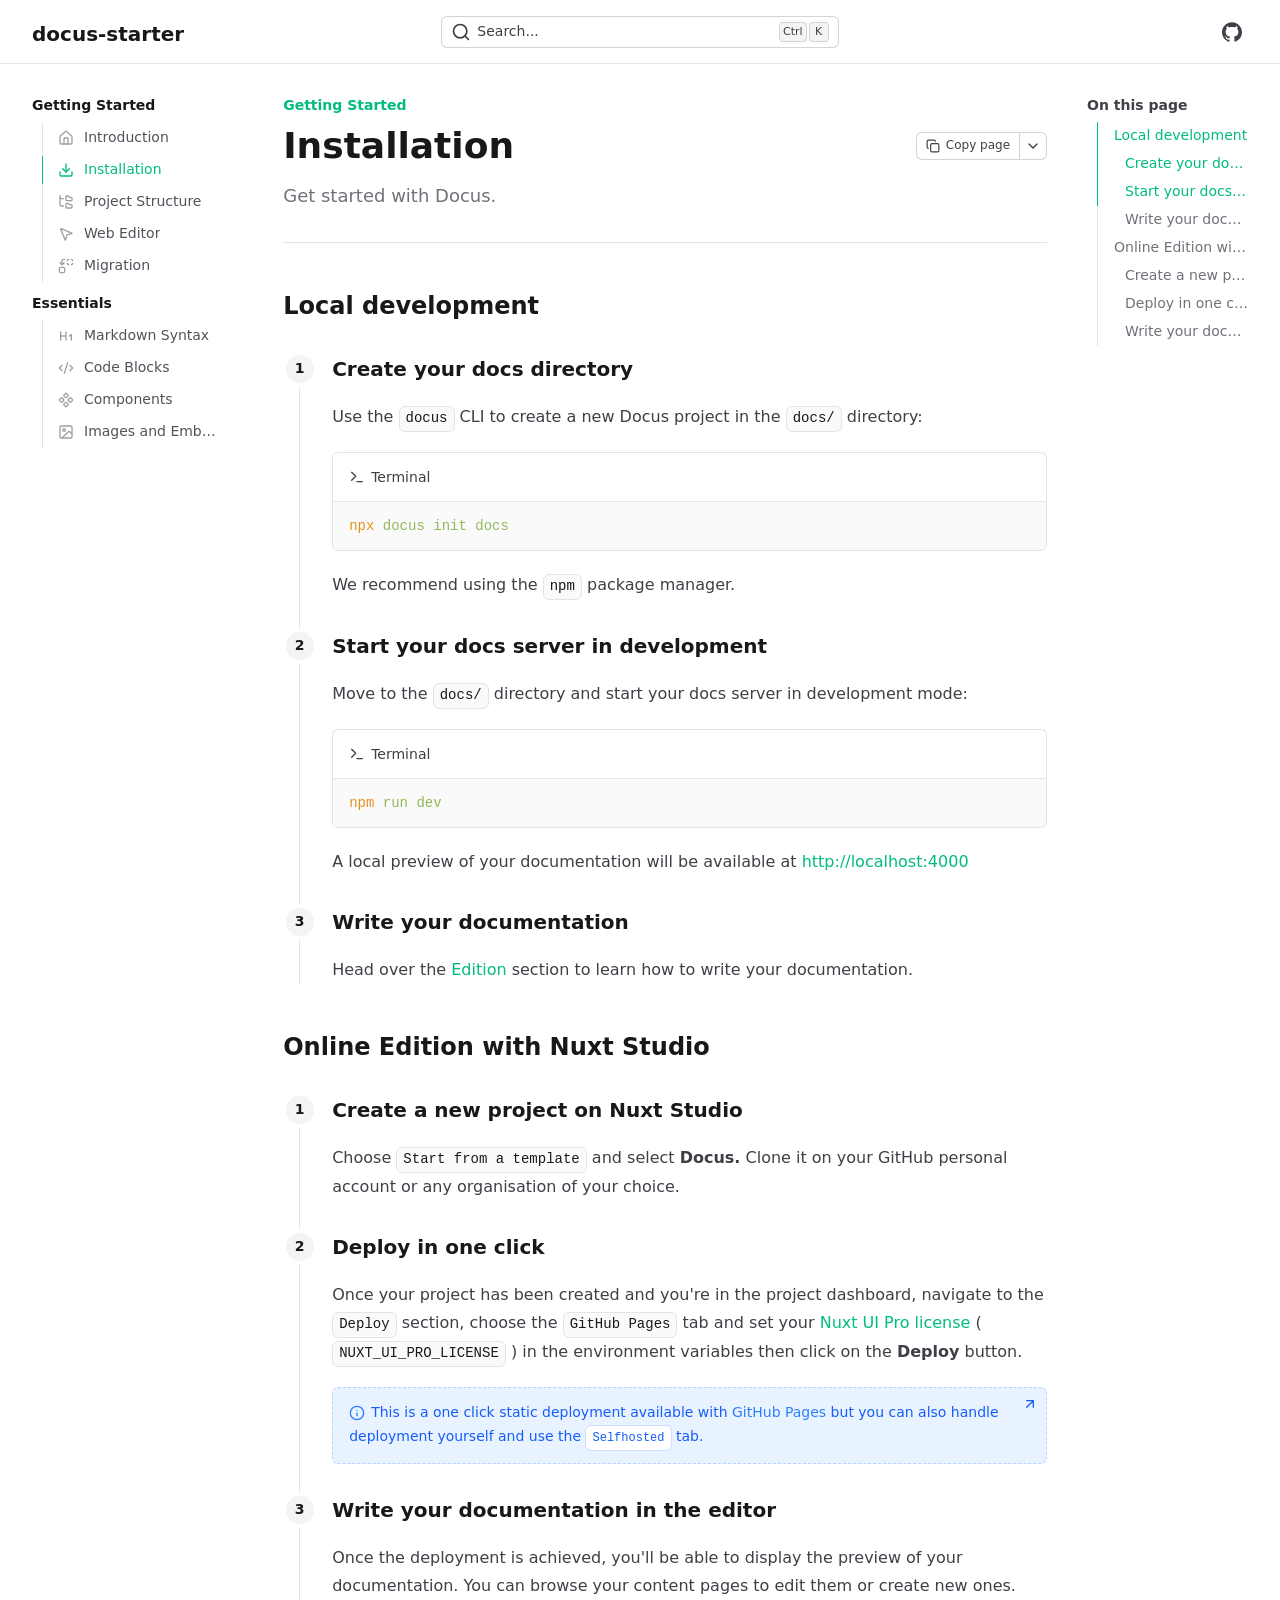
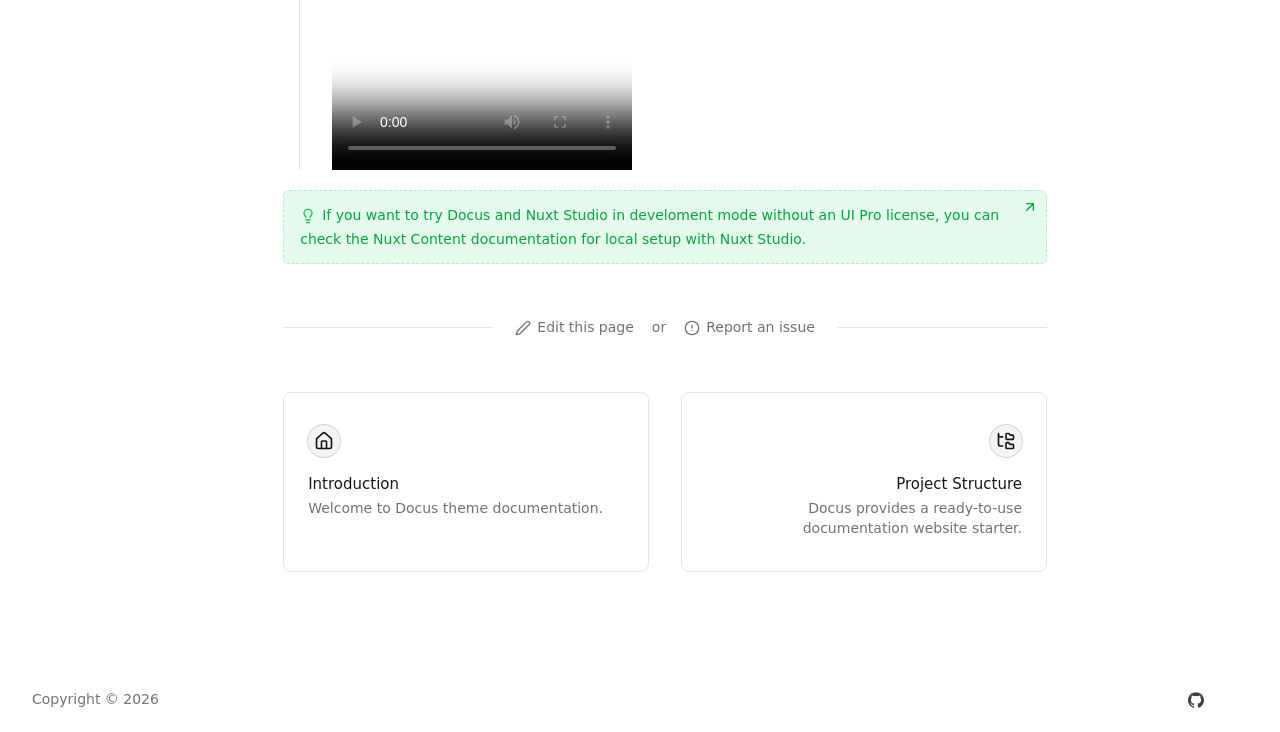
<file: getting-started/installation.html>
<!DOCTYPE html><html  lang="en" dir="ltr"><head><meta charset="utf-8"><meta name="viewport" content="width=device-width, initial-scale=1"><style id="nuxt-ui-colors">@layer base {
  :root {
  --ui-color-primary-50: var(--color-emerald-50, oklch(97.9% 0.021 166.113));
  --ui-color-primary-100: var(--color-emerald-100, oklch(95% 0.052 163.051));
  --ui-color-primary-200: var(--color-emerald-200, oklch(90.5% 0.093 164.15));
  --ui-color-primary-300: var(--color-emerald-300, oklch(84.5% 0.143 164.978));
  --ui-color-primary-400: var(--color-emerald-400, oklch(76.5% 0.177 163.223));
  --ui-color-primary-500: var(--color-emerald-500, oklch(69.6% 0.17 162.48));
  --ui-color-primary-600: var(--color-emerald-600, oklch(59.6% 0.145 163.225));
  --ui-color-primary-700: var(--color-emerald-700, oklch(50.8% 0.118 165.612));
  --ui-color-primary-800: var(--color-emerald-800, oklch(43.2% 0.095 166.913));
  --ui-color-primary-900: var(--color-emerald-900, oklch(37.8% 0.077 168.94));
  --ui-color-primary-950: var(--color-emerald-950, oklch(26.2% 0.051 172.552));
  --ui-color-secondary-50: var(--color-blue-50, oklch(97% 0.014 254.604));
  --ui-color-secondary-100: var(--color-blue-100, oklch(93.2% 0.032 255.585));
  --ui-color-secondary-200: var(--color-blue-200, oklch(88.2% 0.059 254.128));
  --ui-color-secondary-300: var(--color-blue-300, oklch(80.9% 0.105 251.813));
  --ui-color-secondary-400: var(--color-blue-400, oklch(70.7% 0.165 254.624));
  --ui-color-secondary-500: var(--color-blue-500, oklch(62.3% 0.214 259.815));
  --ui-color-secondary-600: var(--color-blue-600, oklch(54.6% 0.245 262.881));
  --ui-color-secondary-700: var(--color-blue-700, oklch(48.8% 0.243 264.376));
  --ui-color-secondary-800: var(--color-blue-800, oklch(42.4% 0.199 265.638));
  --ui-color-secondary-900: var(--color-blue-900, oklch(37.9% 0.146 265.522));
  --ui-color-secondary-950: var(--color-blue-950, oklch(28.2% 0.091 267.935));
  --ui-color-success-50: var(--color-green-50, oklch(98.2% 0.018 155.826));
  --ui-color-success-100: var(--color-green-100, oklch(96.2% 0.044 156.743));
  --ui-color-success-200: var(--color-green-200, oklch(92.5% 0.084 155.995));
  --ui-color-success-300: var(--color-green-300, oklch(87.1% 0.15 154.449));
  --ui-color-success-400: var(--color-green-400, oklch(79.2% 0.209 151.711));
  --ui-color-success-500: var(--color-green-500, oklch(72.3% 0.219 149.579));
  --ui-color-success-600: var(--color-green-600, oklch(62.7% 0.194 149.214));
  --ui-color-success-700: var(--color-green-700, oklch(52.7% 0.154 150.069));
  --ui-color-success-800: var(--color-green-800, oklch(44.8% 0.119 151.328));
  --ui-color-success-900: var(--color-green-900, oklch(39.3% 0.095 152.535));
  --ui-color-success-950: var(--color-green-950, oklch(26.6% 0.065 152.934));
  --ui-color-info-50: var(--color-blue-50, oklch(97% 0.014 254.604));
  --ui-color-info-100: var(--color-blue-100, oklch(93.2% 0.032 255.585));
  --ui-color-info-200: var(--color-blue-200, oklch(88.2% 0.059 254.128));
  --ui-color-info-300: var(--color-blue-300, oklch(80.9% 0.105 251.813));
  --ui-color-info-400: var(--color-blue-400, oklch(70.7% 0.165 254.624));
  --ui-color-info-500: var(--color-blue-500, oklch(62.3% 0.214 259.815));
  --ui-color-info-600: var(--color-blue-600, oklch(54.6% 0.245 262.881));
  --ui-color-info-700: var(--color-blue-700, oklch(48.8% 0.243 264.376));
  --ui-color-info-800: var(--color-blue-800, oklch(42.4% 0.199 265.638));
  --ui-color-info-900: var(--color-blue-900, oklch(37.9% 0.146 265.522));
  --ui-color-info-950: var(--color-blue-950, oklch(28.2% 0.091 267.935));
  --ui-color-warning-50: var(--color-yellow-50, oklch(98.7% 0.026 102.212));
  --ui-color-warning-100: var(--color-yellow-100, oklch(97.3% 0.071 103.193));
  --ui-color-warning-200: var(--color-yellow-200, oklch(94.5% 0.129 101.54));
  --ui-color-warning-300: var(--color-yellow-300, oklch(90.5% 0.182 98.111));
  --ui-color-warning-400: var(--color-yellow-400, oklch(85.2% 0.199 91.936));
  --ui-color-warning-500: var(--color-yellow-500, oklch(79.5% 0.184 86.047));
  --ui-color-warning-600: var(--color-yellow-600, oklch(68.1% 0.162 75.834));
  --ui-color-warning-700: var(--color-yellow-700, oklch(55.4% 0.135 66.442));
  --ui-color-warning-800: var(--color-yellow-800, oklch(47.6% 0.114 61.907));
  --ui-color-warning-900: var(--color-yellow-900, oklch(42.1% 0.095 57.708));
  --ui-color-warning-950: var(--color-yellow-950, oklch(28.6% 0.066 53.813));
  --ui-color-error-50: var(--color-red-50, oklch(97.1% 0.013 17.38));
  --ui-color-error-100: var(--color-red-100, oklch(93.6% 0.032 17.717));
  --ui-color-error-200: var(--color-red-200, oklch(88.5% 0.062 18.334));
  --ui-color-error-300: var(--color-red-300, oklch(80.8% 0.114 19.571));
  --ui-color-error-400: var(--color-red-400, oklch(70.4% 0.191 22.216));
  --ui-color-error-500: var(--color-red-500, oklch(63.7% 0.237 25.331));
  --ui-color-error-600: var(--color-red-600, oklch(57.7% 0.245 27.325));
  --ui-color-error-700: var(--color-red-700, oklch(50.5% 0.213 27.518));
  --ui-color-error-800: var(--color-red-800, oklch(44.4% 0.177 26.899));
  --ui-color-error-900: var(--color-red-900, oklch(39.6% 0.141 25.723));
  --ui-color-error-950: var(--color-red-950, oklch(25.8% 0.092 26.042));
  --ui-color-neutral-50: var(--color-zinc-50, oklch(98.5% 0 0));
  --ui-color-neutral-100: var(--color-zinc-100, oklch(96.7% 0.001 286.375));
  --ui-color-neutral-200: var(--color-zinc-200, oklch(92% 0.004 286.32));
  --ui-color-neutral-300: var(--color-zinc-300, oklch(87.1% 0.006 286.286));
  --ui-color-neutral-400: var(--color-zinc-400, oklch(70.5% 0.015 286.067));
  --ui-color-neutral-500: var(--color-zinc-500, oklch(55.2% 0.016 285.938));
  --ui-color-neutral-600: var(--color-zinc-600, oklch(44.2% 0.017 285.786));
  --ui-color-neutral-700: var(--color-zinc-700, oklch(37% 0.013 285.805));
  --ui-color-neutral-800: var(--color-zinc-800, oklch(27.4% 0.006 286.033));
  --ui-color-neutral-900: var(--color-zinc-900, oklch(21% 0.006 285.885));
  --ui-color-neutral-950: var(--color-zinc-950, oklch(14.1% 0.005 285.823));
  }
  :root, .light {
  --ui-primary: var(--ui-color-primary-500);
  --ui-secondary: var(--ui-color-secondary-500);
  --ui-success: var(--ui-color-success-500);
  --ui-info: var(--ui-color-info-500);
  --ui-warning: var(--ui-color-warning-500);
  --ui-error: var(--ui-color-error-500);
  }
  .dark {
  --ui-primary: var(--ui-color-primary-400);
  --ui-secondary: var(--ui-color-secondary-400);
  --ui-success: var(--ui-color-success-400);
  --ui-info: var(--ui-color-info-400);
  --ui-warning: var(--ui-color-warning-400);
  --ui-error: var(--ui-color-error-400);
  }
}</style><title>Installation - docus-starter</title><style>/*! tailwindcss v4.1.11 | MIT License | https://tailwindcss.com */.shiki span.line{display:block}.shiki span.line.highlight{background-color:var(--ui-bg-accented);margin:0 -16px;padding:0 16px}@supports (color:color-mix(in lab,red,red)){.shiki span.line.highlight{background-color:color-mix(in oklab,var(--ui-bg-accented)50%,transparent)}}</style><link rel="stylesheet" href="/_nuxt/entry.BbhBcEqf.css" crossorigin><style>@layer components {:where(.i-lucide\:alert-circle){display:inline-block;width:1em;height:1em;background-color:currentColor;-webkit-mask-image:var(--svg);mask-image:var(--svg);-webkit-mask-repeat:no-repeat;mask-repeat:no-repeat;-webkit-mask-size:100% 100%;mask-size:100% 100%;--svg:url("data:image/svg+xml,%3Csvg xmlns='http://www.w3.org/2000/svg' viewBox='0 0 24 24' width='24' height='24'%3E%3Cg fill='none' stroke='black' stroke-linecap='round' stroke-linejoin='round' stroke-width='2'%3E%3Ccircle cx='12' cy='12' r='10'/%3E%3Cpath d='M12 8v4m0 4h.01'/%3E%3C/g%3E%3C/svg%3E")}:where(.i-lucide\:arrow-up-right){display:inline-block;width:1em;height:1em;background-color:currentColor;-webkit-mask-image:var(--svg);mask-image:var(--svg);-webkit-mask-repeat:no-repeat;mask-repeat:no-repeat;-webkit-mask-size:100% 100%;mask-size:100% 100%;--svg:url("data:image/svg+xml,%3Csvg xmlns='http://www.w3.org/2000/svg' viewBox='0 0 24 24' width='24' height='24'%3E%3Cpath fill='none' stroke='black' stroke-linecap='round' stroke-linejoin='round' stroke-width='2' d='M7 7h10v10M7 17L17 7'/%3E%3C/svg%3E")}:where(.i-lucide\:chevron-down){display:inline-block;width:1em;height:1em;background-color:currentColor;-webkit-mask-image:var(--svg);mask-image:var(--svg);-webkit-mask-repeat:no-repeat;mask-repeat:no-repeat;-webkit-mask-size:100% 100%;mask-size:100% 100%;--svg:url("data:image/svg+xml,%3Csvg xmlns='http://www.w3.org/2000/svg' viewBox='0 0 24 24' width='24' height='24'%3E%3Cpath fill='none' stroke='black' stroke-linecap='round' stroke-linejoin='round' stroke-width='2' d='m6 9l6 6l6-6'/%3E%3C/svg%3E")}:where(.i-lucide\:code-xml){display:inline-block;width:1em;height:1em;background-color:currentColor;-webkit-mask-image:var(--svg);mask-image:var(--svg);-webkit-mask-repeat:no-repeat;mask-repeat:no-repeat;-webkit-mask-size:100% 100%;mask-size:100% 100%;--svg:url("data:image/svg+xml,%3Csvg xmlns='http://www.w3.org/2000/svg' viewBox='0 0 24 24' width='24' height='24'%3E%3Cpath fill='none' stroke='black' stroke-linecap='round' stroke-linejoin='round' stroke-width='2' d='m18 16l4-4l-4-4M6 8l-4 4l4 4m8.5-12l-5 16'/%3E%3C/svg%3E")}:where(.i-lucide\:component){display:inline-block;width:1em;height:1em;background-color:currentColor;-webkit-mask-image:var(--svg);mask-image:var(--svg);-webkit-mask-repeat:no-repeat;mask-repeat:no-repeat;-webkit-mask-size:100% 100%;mask-size:100% 100%;--svg:url("data:image/svg+xml,%3Csvg xmlns='http://www.w3.org/2000/svg' viewBox='0 0 24 24' width='24' height='24'%3E%3Cpath fill='none' stroke='black' stroke-linecap='round' stroke-linejoin='round' stroke-width='2' d='M15.536 11.293a1 1 0 0 0 0 1.414l2.376 2.377a1 1 0 0 0 1.414 0l2.377-2.377a1 1 0 0 0 0-1.414l-2.377-2.377a1 1 0 0 0-1.414 0zm-13.239 0a1 1 0 0 0 0 1.414l2.377 2.377a1 1 0 0 0 1.414 0l2.377-2.377a1 1 0 0 0 0-1.414L6.088 8.916a1 1 0 0 0-1.414 0zm6.619 6.619a1 1 0 0 0 0 1.415l2.377 2.376a1 1 0 0 0 1.414 0l2.377-2.376a1 1 0 0 0 0-1.415l-2.377-2.376a1 1 0 0 0-1.414 0zm0-13.238a1 1 0 0 0 0 1.414l2.377 2.376a1 1 0 0 0 1.414 0l2.377-2.376a1 1 0 0 0 0-1.414l-2.377-2.377a1 1 0 0 0-1.414 0z'/%3E%3C/svg%3E")}:where(.i-lucide\:copy){display:inline-block;width:1em;height:1em;background-color:currentColor;-webkit-mask-image:var(--svg);mask-image:var(--svg);-webkit-mask-repeat:no-repeat;mask-repeat:no-repeat;-webkit-mask-size:100% 100%;mask-size:100% 100%;--svg:url("data:image/svg+xml,%3Csvg xmlns='http://www.w3.org/2000/svg' viewBox='0 0 24 24' width='24' height='24'%3E%3Cg fill='none' stroke='black' stroke-linecap='round' stroke-linejoin='round' stroke-width='2'%3E%3Crect width='14' height='14' x='8' y='8' rx='2' ry='2'/%3E%3Cpath d='M4 16c-1.1 0-2-.9-2-2V4c0-1.1.9-2 2-2h10c1.1 0 2 .9 2 2'/%3E%3C/g%3E%3C/svg%3E")}:where(.i-lucide\:download){display:inline-block;width:1em;height:1em;background-color:currentColor;-webkit-mask-image:var(--svg);mask-image:var(--svg);-webkit-mask-repeat:no-repeat;mask-repeat:no-repeat;-webkit-mask-size:100% 100%;mask-size:100% 100%;--svg:url("data:image/svg+xml,%3Csvg xmlns='http://www.w3.org/2000/svg' viewBox='0 0 24 24' width='24' height='24'%3E%3Cg fill='none' stroke='black' stroke-linecap='round' stroke-linejoin='round' stroke-width='2'%3E%3Cpath d='M12 15V3m9 12v4a2 2 0 0 1-2 2H5a2 2 0 0 1-2-2v-4'/%3E%3Cpath d='m7 10l5 5l5-5'/%3E%3C/g%3E%3C/svg%3E")}:where(.i-lucide\:folder-tree){display:inline-block;width:1em;height:1em;background-color:currentColor;-webkit-mask-image:var(--svg);mask-image:var(--svg);-webkit-mask-repeat:no-repeat;mask-repeat:no-repeat;-webkit-mask-size:100% 100%;mask-size:100% 100%;--svg:url("data:image/svg+xml,%3Csvg xmlns='http://www.w3.org/2000/svg' viewBox='0 0 24 24' width='24' height='24'%3E%3Cg fill='none' stroke='black' stroke-linecap='round' stroke-linejoin='round' stroke-width='2'%3E%3Cpath d='M20 10a1 1 0 0 0 1-1V6a1 1 0 0 0-1-1h-2.5a1 1 0 0 1-.8-.4l-.9-1.2A1 1 0 0 0 15 3h-2a1 1 0 0 0-1 1v5a1 1 0 0 0 1 1Zm0 11a1 1 0 0 0 1-1v-3a1 1 0 0 0-1-1h-2.9a1 1 0 0 1-.88-.55l-.42-.85a1 1 0 0 0-.92-.6H13a1 1 0 0 0-1 1v5a1 1 0 0 0 1 1ZM3 5a2 2 0 0 0 2 2h3'/%3E%3Cpath d='M3 3v13a2 2 0 0 0 2 2h3'/%3E%3C/g%3E%3C/svg%3E")}:where(.i-lucide\:hash){display:inline-block;width:1em;height:1em;background-color:currentColor;-webkit-mask-image:var(--svg);mask-image:var(--svg);-webkit-mask-repeat:no-repeat;mask-repeat:no-repeat;-webkit-mask-size:100% 100%;mask-size:100% 100%;--svg:url("data:image/svg+xml,%3Csvg xmlns='http://www.w3.org/2000/svg' viewBox='0 0 24 24' width='24' height='24'%3E%3Cpath fill='none' stroke='black' stroke-linecap='round' stroke-linejoin='round' stroke-width='2' d='M4 9h16M4 15h16M10 3L8 21m8-18l-2 18'/%3E%3C/svg%3E")}:where(.i-lucide\:heading-1){display:inline-block;width:1em;height:1em;background-color:currentColor;-webkit-mask-image:var(--svg);mask-image:var(--svg);-webkit-mask-repeat:no-repeat;mask-repeat:no-repeat;-webkit-mask-size:100% 100%;mask-size:100% 100%;--svg:url("data:image/svg+xml,%3Csvg xmlns='http://www.w3.org/2000/svg' viewBox='0 0 24 24' width='24' height='24'%3E%3Cpath fill='none' stroke='black' stroke-linecap='round' stroke-linejoin='round' stroke-width='2' d='M4 12h8m-8 6V6m8 12V6m5 6l3-2v8'/%3E%3C/svg%3E")}:where(.i-lucide\:house){display:inline-block;width:1em;height:1em;background-color:currentColor;-webkit-mask-image:var(--svg);mask-image:var(--svg);-webkit-mask-repeat:no-repeat;mask-repeat:no-repeat;-webkit-mask-size:100% 100%;mask-size:100% 100%;--svg:url("data:image/svg+xml,%3Csvg xmlns='http://www.w3.org/2000/svg' viewBox='0 0 24 24' width='24' height='24'%3E%3Cg fill='none' stroke='black' stroke-linecap='round' stroke-linejoin='round' stroke-width='2'%3E%3Cpath d='M15 21v-8a1 1 0 0 0-1-1h-4a1 1 0 0 0-1 1v8'/%3E%3Cpath d='M3 10a2 2 0 0 1 .709-1.528l7-5.999a2 2 0 0 1 2.582 0l7 5.999A2 2 0 0 1 21 10v9a2 2 0 0 1-2 2H5a2 2 0 0 1-2-2z'/%3E%3C/g%3E%3C/svg%3E")}:where(.i-lucide\:image){display:inline-block;width:1em;height:1em;background-color:currentColor;-webkit-mask-image:var(--svg);mask-image:var(--svg);-webkit-mask-repeat:no-repeat;mask-repeat:no-repeat;-webkit-mask-size:100% 100%;mask-size:100% 100%;--svg:url("data:image/svg+xml,%3Csvg xmlns='http://www.w3.org/2000/svg' viewBox='0 0 24 24' width='24' height='24'%3E%3Cg fill='none' stroke='black' stroke-linecap='round' stroke-linejoin='round' stroke-width='2'%3E%3Crect width='18' height='18' x='3' y='3' rx='2' ry='2'/%3E%3Ccircle cx='9' cy='9' r='2'/%3E%3Cpath d='m21 15l-3.086-3.086a2 2 0 0 0-2.828 0L6 21'/%3E%3C/g%3E%3C/svg%3E")}:where(.i-lucide\:info){display:inline-block;width:1em;height:1em;background-color:currentColor;-webkit-mask-image:var(--svg);mask-image:var(--svg);-webkit-mask-repeat:no-repeat;mask-repeat:no-repeat;-webkit-mask-size:100% 100%;mask-size:100% 100%;--svg:url("data:image/svg+xml,%3Csvg xmlns='http://www.w3.org/2000/svg' viewBox='0 0 24 24' width='24' height='24'%3E%3Cg fill='none' stroke='black' stroke-linecap='round' stroke-linejoin='round' stroke-width='2'%3E%3Ccircle cx='12' cy='12' r='10'/%3E%3Cpath d='M12 16v-4m0-4h.01'/%3E%3C/g%3E%3C/svg%3E")}:where(.i-lucide\:lightbulb){display:inline-block;width:1em;height:1em;background-color:currentColor;-webkit-mask-image:var(--svg);mask-image:var(--svg);-webkit-mask-repeat:no-repeat;mask-repeat:no-repeat;-webkit-mask-size:100% 100%;mask-size:100% 100%;--svg:url("data:image/svg+xml,%3Csvg xmlns='http://www.w3.org/2000/svg' viewBox='0 0 24 24' width='24' height='24'%3E%3Cpath fill='none' stroke='black' stroke-linecap='round' stroke-linejoin='round' stroke-width='2' d='M15 14c.2-1 .7-1.7 1.5-2.5c1-.9 1.5-2.2 1.5-3.5A6 6 0 0 0 6 8c0 1 .2 2.2 1.5 3.5c.7.7 1.3 1.5 1.5 2.5m0 4h6m-5 4h4'/%3E%3C/svg%3E")}:where(.i-lucide\:mouse-pointer-2){display:inline-block;width:1em;height:1em;background-color:currentColor;-webkit-mask-image:var(--svg);mask-image:var(--svg);-webkit-mask-repeat:no-repeat;mask-repeat:no-repeat;-webkit-mask-size:100% 100%;mask-size:100% 100%;--svg:url("data:image/svg+xml,%3Csvg xmlns='http://www.w3.org/2000/svg' viewBox='0 0 24 24' width='24' height='24'%3E%3Cpath fill='none' stroke='black' stroke-linecap='round' stroke-linejoin='round' stroke-width='2' d='M4.037 4.688a.495.495 0 0 1 .651-.651l16 6.5a.5.5 0 0 1-.063.947l-6.124 1.58a2 2 0 0 0-1.438 1.435l-1.579 6.126a.5.5 0 0 1-.947.063z'/%3E%3C/svg%3E")}:where(.i-lucide\:pen){display:inline-block;width:1em;height:1em;background-color:currentColor;-webkit-mask-image:var(--svg);mask-image:var(--svg);-webkit-mask-repeat:no-repeat;mask-repeat:no-repeat;-webkit-mask-size:100% 100%;mask-size:100% 100%;--svg:url("data:image/svg+xml,%3Csvg xmlns='http://www.w3.org/2000/svg' viewBox='0 0 24 24' width='24' height='24'%3E%3Cpath fill='none' stroke='black' stroke-linecap='round' stroke-linejoin='round' stroke-width='2' d='M21.174 6.812a1 1 0 0 0-3.986-3.987L3.842 16.174a2 2 0 0 0-.5.83l-1.321 4.352a.5.5 0 0 0 .623.622l4.353-1.32a2 2 0 0 0 .83-.497z'/%3E%3C/svg%3E")}:where(.i-lucide\:replace){display:inline-block;width:1em;height:1em;background-color:currentColor;-webkit-mask-image:var(--svg);mask-image:var(--svg);-webkit-mask-repeat:no-repeat;mask-repeat:no-repeat;-webkit-mask-size:100% 100%;mask-size:100% 100%;--svg:url("data:image/svg+xml,%3Csvg xmlns='http://www.w3.org/2000/svg' viewBox='0 0 24 24' width='24' height='24'%3E%3Cg fill='none' stroke='black' stroke-linecap='round' stroke-linejoin='round' stroke-width='2'%3E%3Cpath d='M14 4a2 2 0 0 1 2-2m0 8a2 2 0 0 1-2-2m6-6a2 2 0 0 1 2 2m0 4a2 2 0 0 1-2 2M3 7l3 3l3-3'/%3E%3Cpath d='M6 10V5a3 3 0 0 1 3-3h1'/%3E%3Crect width='8' height='8' x='2' y='14' rx='2'/%3E%3C/g%3E%3C/svg%3E")}:where(.i-lucide\:search){display:inline-block;width:1em;height:1em;background-color:currentColor;-webkit-mask-image:var(--svg);mask-image:var(--svg);-webkit-mask-repeat:no-repeat;mask-repeat:no-repeat;-webkit-mask-size:100% 100%;mask-size:100% 100%;--svg:url("data:image/svg+xml,%3Csvg xmlns='http://www.w3.org/2000/svg' viewBox='0 0 24 24' width='24' height='24'%3E%3Cg fill='none' stroke='black' stroke-linecap='round' stroke-linejoin='round' stroke-width='2'%3E%3Cpath d='m21 21l-4.34-4.34'/%3E%3Ccircle cx='11' cy='11' r='8'/%3E%3C/g%3E%3C/svg%3E")}:where(.i-lucide\:terminal){display:inline-block;width:1em;height:1em;background-color:currentColor;-webkit-mask-image:var(--svg);mask-image:var(--svg);-webkit-mask-repeat:no-repeat;mask-repeat:no-repeat;-webkit-mask-size:100% 100%;mask-size:100% 100%;--svg:url("data:image/svg+xml,%3Csvg xmlns='http://www.w3.org/2000/svg' viewBox='0 0 24 24' width='24' height='24'%3E%3Cpath fill='none' stroke='black' stroke-linecap='round' stroke-linejoin='round' stroke-width='2' d='M12 19h8M4 17l6-6l-6-6'/%3E%3C/svg%3E")}:where(.i-simple-icons\:github){display:inline-block;width:1em;height:1em;background-color:currentColor;-webkit-mask-image:var(--svg);mask-image:var(--svg);-webkit-mask-repeat:no-repeat;mask-repeat:no-repeat;-webkit-mask-size:100% 100%;mask-size:100% 100%;--svg:url("data:image/svg+xml,%3Csvg xmlns='http://www.w3.org/2000/svg' viewBox='0 0 24 24' width='24' height='24'%3E%3Cpath fill='black' d='M12 .297c-6.63 0-12 5.373-12 12c0 5.303 3.438 9.8 8.205 11.385c.6.113.82-.258.82-.577c0-.285-.01-1.04-.015-2.04c-3.338.724-4.042-1.61-4.042-1.61C4.422 18.07 3.633 17.7 3.633 17.7c-1.087-.744.084-.729.084-.729c1.205.084 1.838 1.236 1.838 1.236c1.07 1.835 2.809 1.305 3.495.998c.108-.776.417-1.305.76-1.605c-2.665-.3-5.466-1.332-5.466-5.93c0-1.31.465-2.38 1.235-3.22c-.135-.303-.54-1.523.105-3.176c0 0 1.005-.322 3.3 1.23c.96-.267 1.98-.399 3-.405c1.02.006 2.04.138 3 .405c2.28-1.552 3.285-1.23 3.285-1.23c.645 1.653.24 2.873.12 3.176c.765.84 1.23 1.91 1.23 3.22c0 4.61-2.805 5.625-5.475 5.92c.42.36.81 1.096.81 2.22c0 1.606-.015 2.896-.015 3.286c0 .315.21.69.825.57C20.565 22.092 24 17.592 24 12.297c0-6.627-5.373-12-12-12'/%3E%3C/svg%3E")}}</style><link rel="preload" as="fetch" crossorigin="anonymous" href="/getting-started/installation/_payload.json?e6b4f6ba-1490-4334-b11d-6ea869648b06"><link rel="modulepreload" as="script" crossorigin href="/_nuxt/C_VYumOx.js"><link rel="modulepreload" as="script" crossorigin href="/_nuxt/Du3OnPYR.js"><link rel="modulepreload" as="script" crossorigin href="/_nuxt/DobmZ6U3.js"><link rel="modulepreload" as="script" crossorigin href="/_nuxt/CFGWSoUo.js"><link rel="modulepreload" as="script" crossorigin href="/_nuxt/DDkdV05u.js"><link rel="modulepreload" as="script" crossorigin href="/_nuxt/DdCkbHfn.js"><link rel="modulepreload" as="script" crossorigin href="/_nuxt/CBMUy1Ul.js"><link rel="modulepreload" as="script" crossorigin href="/_nuxt/D3_4QBv0.js"><link rel="modulepreload" as="script" crossorigin href="/_nuxt/ig-Nu4J2.js"><link rel="modulepreload" as="script" crossorigin href="/_nuxt/BcyO1o0D.js"><link rel="modulepreload" as="script" crossorigin href="/_nuxt/fu1yeWDX.js"><link rel="modulepreload" as="script" crossorigin href="/_nuxt/BFCf5ynl.js"><link rel="modulepreload" as="script" crossorigin href="/_nuxt/znVVpEyZ.js"><link rel="modulepreload" as="script" crossorigin href="/_nuxt/BBA68Iq_.js"><link rel="modulepreload" as="script" crossorigin href="/_nuxt/BdxdPvrx.js"><link rel="modulepreload" as="script" crossorigin href="/_nuxt/CwFd7yxa.js"><link rel="modulepreload" as="script" crossorigin href="/_nuxt/DDTD01yV.js"><link rel="modulepreload" as="script" crossorigin href="/_nuxt/D7SqohgV.js"><link rel="preload" as="fetch" fetchpriority="low" crossorigin="anonymous" href="/_nuxt/builds/meta/e6b4f6ba-1490-4334-b11d-6ea869648b06.json"><link rel="prefetch" as="style" crossorigin href="/_nuxt/index.BKsJv0if.css"><link rel="prefetch" as="script" crossorigin href="/_nuxt/BNmbWR-8.js"><link rel="prefetch" as="script" crossorigin href="/_nuxt/aYUi0kow.js"><link rel="prefetch" as="script" crossorigin href="/_nuxt/BMp3Theq.js"><link rel="prefetch" as="script" crossorigin href="/_nuxt/leKMFsjQ.js"><meta property="og:image" content="/__og-image__/static/getting-started/installation/og.png"><meta property="og:image:type" content="image/png"><meta name="twitter:card" content="summary_large_image"><meta name="twitter:image" content="/__og-image__/static/getting-started/installation/og.png"><meta name="twitter:image:src" content="/__og-image__/static/getting-started/installation/og.png"><meta property="og:image:width" content="1200"><meta name="twitter:image:width" content="1200"><meta property="og:image:height" content="600"><meta name="twitter:image:height" content="600"><meta name="robots" content="index, follow, max-image-preview:large, max-snippet:-1, max-video-preview:-1"><link rel="icon" href="/favicon.ico"><meta name="description" content="Get started with Docus documentation theme."><meta property="og:site_name" content="docus-starter"><meta property="og:title" content="Installation"><meta property="og:description" content="Get started with Docus documentation theme."><script type="module" src="/_nuxt/C_VYumOx.js" crossorigin></script><script>"use strict";(()=>{const t=window,e=document.documentElement,c=["dark","light"],n=getStorageValue("localStorage","nuxt-color-mode")||"system";let i=n==="system"?u():n;const r=e.getAttribute("data-color-mode-forced");r&&(i=r),l(i),t["__NUXT_COLOR_MODE__"]={preference:n,value:i,getColorScheme:u,addColorScheme:l,removeColorScheme:d};function l(o){const s=""+o+"",a="";e.classList?e.classList.add(s):e.className+=" "+s,a&&e.setAttribute("data-"+a,o)}function d(o){const s=""+o+"",a="";e.classList?e.classList.remove(s):e.className=e.className.replace(new RegExp(s,"g"),""),a&&e.removeAttribute("data-"+a)}function f(o){return t.matchMedia("(prefers-color-scheme"+o+")")}function u(){if(t.matchMedia&&f("").media!=="not all"){for(const o of c)if(f(":"+o).matches)return o}return"light"}})();function getStorageValue(t,e){switch(t){case"localStorage":return window.localStorage.getItem(e);case"sessionStorage":return window.sessionStorage.getItem(e);case"cookie":return getCookie(e);default:return null}}function getCookie(t){const c=("; "+window.document.cookie).split("; "+t+"=");if(c.length===2)return c.pop()?.split(";").shift()}</script></head><body><div id="__nuxt" class="isolate"><!--[--><!--[--><!--[--><!--[--><!--[--><div class="nuxt-loading-indicator" style="position:fixed;top:0;right:0;left:0;pointer-events:none;width:auto;height:3px;opacity:0;background:var(--ui-primary);background-size:Infinity% auto;transform:scaleX(0%);transform-origin:left;transition:transform 0.1s, height 0.4s, opacity 0.4s;z-index:999999;"></div><!--[--><!----><!----><!----><header class="bg-default/75 backdrop-blur border-b border-default h-(--ui-header-height) sticky top-0 z-50"><!--[--><!--]--><div class="w-full max-w-(--ui-container) mx-auto px-4 sm:px-6 lg:px-8 flex items-center justify-between gap-3 h-full"><!--[--><div class="lg:flex-1 flex items-center gap-1.5"><!----><!--[--><a href="/" aria-label="docus-starter" class="focus-visible:outline-primary hover:text-default transition-colors shrink-0 font-bold text-xl text-highlighted flex items-end gap-1.5"><!--[--><!--[--><!--[--><span class="h-6 w-auto shrink-0">docus-starter</span><!--]--><!--]--><!--]--></a><!--]--></div><div class="hidden lg:flex flex-1"><!--[--><!--[--><!----><!--[--><!--[--><button type="button" class="rounded-md font-medium inline-flex items-center disabled:cursor-not-allowed aria-disabled:cursor-not-allowed disabled:opacity-75 aria-disabled:opacity-75 transition-colors px-2.5 py-1.5 text-sm gap-1.5 ring ring-inset ring-accented text-default bg-default hover:bg-elevated active:bg-elevated disabled:bg-default aria-disabled:bg-default focus:outline-none focus-visible:ring-2 focus-visible:ring-inverted w-full"><!--[--><!--[--><span class="iconify i-lucide:search shrink-0 size-5" aria-hidden="true" style=""></span><!--]--><!--[--><span class="truncate">Search...</span><!--]--><!--[--><div class="hidden lg:flex items-center gap-0.5 ms-auto"><!--[--><!--[--><kbd class="inline-flex items-center justify-center px-1 rounded-sm font-medium font-sans h-5 min-w-[20px] text-[11px] ring ring-inset ring-accented text-default bg-elevated"><!--[--> <!--]--></kbd><kbd class="inline-flex items-center justify-center px-1 rounded-sm font-medium font-sans h-5 min-w-[20px] text-[11px] ring ring-inset ring-accented text-default bg-elevated"><!--[-->K<!--]--></kbd><!--]--><!--]--></div><!--]--><!--]--></button><!--]--><!--]--><!--]--><!--]--></div><div class="flex items-center justify-end lg:flex-1 gap-1.5"><!--[--><div></div><!----><!--[--><!----><!--[--><!--[--><button type="button" aria-label="Search..." class="rounded-md font-medium inline-flex items-center disabled:cursor-not-allowed aria-disabled:cursor-not-allowed disabled:opacity-75 aria-disabled:opacity-75 transition-colors text-sm gap-1.5 text-default hover:bg-elevated active:bg-elevated focus:outline-none focus-visible:bg-elevated hover:disabled:bg-transparent dark:hover:disabled:bg-transparent hover:aria-disabled:bg-transparent dark:hover:aria-disabled:bg-transparent p-1.5 lg:hidden"><!--[--><!--[--><span class="iconify i-lucide:search shrink-0 size-5" aria-hidden="true" style=""></span><!--]--><!--[--><!----><!--]--><!--[--><!----><!--]--><!--]--></button><!--]--><!--]--><!--]--><!--[--><div class="h-8 w-8 animate-pulse bg-neutral-200 dark:bg-neutral-800 rounded-md"></div><!--]--><!--[--><!--[--><!--[--><a href="https://github.com/larbish/docus-default" rel="noopener noreferrer" target="_blank" aria-label="GitHub" class="rounded-md font-medium inline-flex items-center disabled:cursor-not-allowed aria-disabled:cursor-not-allowed disabled:opacity-75 aria-disabled:opacity-75 transition-colors text-sm gap-1.5 text-default hover:bg-elevated active:bg-elevated focus:outline-none focus-visible:bg-elevated hover:disabled:bg-transparent dark:hover:disabled:bg-transparent hover:aria-disabled:bg-transparent dark:hover:aria-disabled:bg-transparent p-1.5"><!--[--><!--[--><span class="iconify i-simple-icons:github shrink-0 size-5" aria-hidden="true" style=""></span><!--]--><!--[--><!----><!--]--><!--[--><!----><!--]--><!--]--></a><!--]--><!--]--><!--]--><!--]--><!--[--><!--[--><!--[--><button type="button" class="rounded-md font-medium inline-flex items-center disabled:cursor-not-allowed aria-disabled:cursor-not-allowed disabled:opacity-75 aria-disabled:opacity-75 transition-colors text-xs gap-1.5 text-default hover:bg-elevated active:bg-elevated focus:outline-none focus-visible:bg-elevated hover:disabled:bg-transparent dark:hover:disabled:bg-transparent hover:aria-disabled:bg-transparent dark:hover:aria-disabled:bg-transparent p-1.5 -me-1.5 lg:hidden"><!--[--><!--[--><!----><!--]--><!--[--><svg xmlns="http://www.w3.org/2000/svg" class="size-5" viewBox="0 0 24 24" fill="none" stroke="currentColor" stroke-width="2" stroke-linecap="round" stroke-linejoin="round"><line x1="4" y1="6" x2="20" y2="6" class="outline-none"></line><line x1="4" y1="12" x2="20" y2="12" class="outline-none"></line><line x1="4" y1="18" x2="20" y2="18" class="outline-none"></line></svg><!--]--><!--[--><!----><!--]--><!--]--></button><!--]--><!--]--><!--]--></div><!--]--></div><!--[--><!--]--></header><!--[--><!----><!----><!--]--><!--]--><main class="min-h-[calc(100vh-var(--ui-header-height))]"><!--[--><div class="w-full max-w-(--ui-container) mx-auto px-4 sm:px-6 lg:px-8"><!--[--><div class="flex flex-col lg:grid lg:grid-cols-10 lg:gap-10"><aside class="hidden overflow-y-auto lg:block lg:max-h-[calc(100vh-var(--ui-header-height))] lg:sticky lg:top-(--ui-header-height) py-8 lg:ps-4 lg:-ms-4 lg:pe-6.5 lg:col-span-2"><div class="relative"><!----><!--[--><div></div><!--[--><!----><nav><ul class="isolate -mx-2.5 -mt-1.5"><!--[--><!--[--><!--[--><li data-state="open" data-orientation="vertical" class="flex flex-col data-[state=open]:mb-1.5"><!--[--><!--[--><button type="button" aria-controls aria-expanded="true" data-state="open" id="reka-accordion-trigger-v-0-3-0" data-reka-collection-item data-orientation="vertical" class="group relative w-full px-2.5 py-1.5 before:inset-y-px before:inset-x-0 flex items-center gap-1.5 text-sm before:absolute before:z-[-1] before:rounded-md focus:outline-none focus-visible:outline-none focus-visible:before:ring-inset focus-visible:before:ring-2 text-toned hover:after:bg-accented focus-visible:before:ring-primary hover:text-highlighted data-[state=open]:text-highlighted transition-colors font-semibold focus-visible:ring-primary"><!--[--><!--[--><!--[--><!--[--><!----><!--]--><span class="truncate"><!--[-->Getting Started<!--]--><!----></span><span class="ms-auto gap-1.5 items-center hidden"><!--[--><!----><span class="iconify i-lucide:chevron-down size-5 transform transition-transform duration-200 shrink-0 group-data-[state=open]:rotate-180" aria-hidden="true" style=""></span><!--]--></span><!--]--><!--]--><!--]--></button><div role="region" aria-labelledby="reka-accordion-trigger-v-0-3-0" data-orientation="vertical" style="--reka-accordion-content-width:var(--reka-collapsible-content-width);--reka-accordion-content-height:var(--reka-collapsible-content-height);--reka-collapsible-content-height:0px;--reka-collapsible-content-width:0px;" class="data-[state=open]:animate-[accordion-down_200ms_ease-out] data-[state=closed]:animate-[accordion-up_200ms_ease-out] overflow-hidden focus:outline-none" id="reka-collapsible-content-v-0-3-1"><!--[--><!--[--><!--[--><!----><ul class="ms-5 border-s border-default"><!--[--><!--[--><!--[--><li class="ps-1.5 -ms-px"><!--[--><a href="/getting-started/introduction" class="group relative w-full px-2.5 py-1.5 before:inset-y-px before:inset-x-0 flex items-center gap-1.5 text-sm before:absolute before:z-[-1] before:rounded-md focus:outline-none focus-visible:outline-none focus-visible:before:ring-inset focus-visible:before:ring-2 text-toned hover:after:bg-accented focus-visible:before:ring-primary after:absolute after:-left-1.5 after:inset-y-0.5 after:block after:w-px after:rounded-full after:transition-colors hover:text-highlighted data-[state=open]:text-highlighted transition-colors"><!--[--><!--[--><!--[--><span class="iconify i-lucide:house shrink-0 size-4 mr-1 text-dimmed group-hover:text-default group-data-[state=open]:text-default transition-colors" aria-hidden="true" style=""></span><!--]--><span class="truncate"><!--[-->Introduction<!--]--><!----></span><!----><!--]--><!--]--></a><!--]--></li><!--]--><!--[--><li class="ps-1.5 -ms-px"><!--[--><a href="/getting-started/installation" class="group relative w-full px-2.5 py-1.5 before:inset-y-px before:inset-x-0 flex items-center gap-1.5 text-sm before:absolute before:z-[-1] before:rounded-md focus:outline-none focus-visible:outline-none focus-visible:before:ring-inset focus-visible:before:ring-2 font-medium focus-visible:before:ring-primary after:absolute after:-left-1.5 after:inset-y-0.5 after:block after:w-px after:rounded-full after:transition-colors text-primary after:bg-primary"><!--[--><!--[--><!--[--><span class="iconify i-lucide:download shrink-0 size-4 mr-1 text-primary group-data-[state=open]:text-primary" aria-hidden="true" style=""></span><!--]--><span class="truncate"><!--[-->Installation<!--]--><!----></span><!----><!--]--><!--]--></a><!--]--></li><!--]--><!--[--><li class="ps-1.5 -ms-px"><!--[--><a href="/getting-started/project-structure" class="group relative w-full px-2.5 py-1.5 before:inset-y-px before:inset-x-0 flex items-center gap-1.5 text-sm before:absolute before:z-[-1] before:rounded-md focus:outline-none focus-visible:outline-none focus-visible:before:ring-inset focus-visible:before:ring-2 text-toned hover:after:bg-accented focus-visible:before:ring-primary after:absolute after:-left-1.5 after:inset-y-0.5 after:block after:w-px after:rounded-full after:transition-colors hover:text-highlighted data-[state=open]:text-highlighted transition-colors"><!--[--><!--[--><!--[--><span class="iconify i-lucide:folder-tree shrink-0 size-4 mr-1 text-dimmed group-hover:text-default group-data-[state=open]:text-default transition-colors" aria-hidden="true" style=""></span><!--]--><span class="truncate"><!--[-->Project Structure<!--]--><!----></span><!----><!--]--><!--]--></a><!--]--></li><!--]--><!--[--><li class="ps-1.5 -ms-px"><!--[--><a href="/getting-started/studio" class="group relative w-full px-2.5 py-1.5 before:inset-y-px before:inset-x-0 flex items-center gap-1.5 text-sm before:absolute before:z-[-1] before:rounded-md focus:outline-none focus-visible:outline-none focus-visible:before:ring-inset focus-visible:before:ring-2 text-toned hover:after:bg-accented focus-visible:before:ring-primary after:absolute after:-left-1.5 after:inset-y-0.5 after:block after:w-px after:rounded-full after:transition-colors hover:text-highlighted data-[state=open]:text-highlighted transition-colors"><!--[--><!--[--><!--[--><span class="iconify i-lucide:mouse-pointer-2 shrink-0 size-4 mr-1 text-dimmed group-hover:text-default group-data-[state=open]:text-default transition-colors" aria-hidden="true" style=""></span><!--]--><span class="truncate"><!--[-->Web Editor<!--]--><!----></span><!----><!--]--><!--]--></a><!--]--></li><!--]--><!--[--><li class="ps-1.5 -ms-px"><!--[--><a href="/getting-started/migration" class="group relative w-full px-2.5 py-1.5 before:inset-y-px before:inset-x-0 flex items-center gap-1.5 text-sm before:absolute before:z-[-1] before:rounded-md focus:outline-none focus-visible:outline-none focus-visible:before:ring-inset focus-visible:before:ring-2 text-toned hover:after:bg-accented focus-visible:before:ring-primary after:absolute after:-left-1.5 after:inset-y-0.5 after:block after:w-px after:rounded-full after:transition-colors hover:text-highlighted data-[state=open]:text-highlighted transition-colors"><!--[--><!--[--><!--[--><span class="iconify i-lucide:replace shrink-0 size-4 mr-1 text-dimmed group-hover:text-default group-data-[state=open]:text-default transition-colors" aria-hidden="true" style=""></span><!--]--><span class="truncate"><!--[-->Migration<!--]--><!----></span><!----><!--]--><!--]--></a><!--]--></li><!--]--><!--]--><!--]--></ul><!--]--><!--]--><!--]--></div><!--]--><!--]--></li><!--]--><!--[--><li data-state="open" data-orientation="vertical" class="flex flex-col data-[state=open]:mb-1.5"><!--[--><!--[--><button type="button" aria-controls aria-expanded="true" data-state="open" id="reka-accordion-trigger-v-0-3-2" data-reka-collection-item data-orientation="vertical" class="group relative w-full px-2.5 py-1.5 before:inset-y-px before:inset-x-0 flex items-center gap-1.5 text-sm before:absolute before:z-[-1] before:rounded-md focus:outline-none focus-visible:outline-none focus-visible:before:ring-inset focus-visible:before:ring-2 text-toned hover:after:bg-accented focus-visible:before:ring-primary hover:text-highlighted data-[state=open]:text-highlighted transition-colors font-semibold focus-visible:ring-primary"><!--[--><!--[--><!--[--><!--[--><!----><!--]--><span class="truncate"><!--[-->Essentials<!--]--><!----></span><span class="ms-auto gap-1.5 items-center hidden"><!--[--><!----><span class="iconify i-lucide:chevron-down size-5 transform transition-transform duration-200 shrink-0 group-data-[state=open]:rotate-180" aria-hidden="true" style=""></span><!--]--></span><!--]--><!--]--><!--]--></button><div role="region" aria-labelledby="reka-accordion-trigger-v-0-3-2" data-orientation="vertical" style="--reka-accordion-content-width:var(--reka-collapsible-content-width);--reka-accordion-content-height:var(--reka-collapsible-content-height);--reka-collapsible-content-height:0px;--reka-collapsible-content-width:0px;" class="data-[state=open]:animate-[accordion-down_200ms_ease-out] data-[state=closed]:animate-[accordion-up_200ms_ease-out] overflow-hidden focus:outline-none" id="reka-collapsible-content-v-0-3-3"><!--[--><!--[--><!--[--><!----><ul class="ms-5 border-s border-default"><!--[--><!--[--><!--[--><li class="ps-1.5 -ms-px"><!--[--><a href="/essentials/markdown-syntax" class="group relative w-full px-2.5 py-1.5 before:inset-y-px before:inset-x-0 flex items-center gap-1.5 text-sm before:absolute before:z-[-1] before:rounded-md focus:outline-none focus-visible:outline-none focus-visible:before:ring-inset focus-visible:before:ring-2 text-toned hover:after:bg-accented focus-visible:before:ring-primary after:absolute after:-left-1.5 after:inset-y-0.5 after:block after:w-px after:rounded-full after:transition-colors hover:text-highlighted data-[state=open]:text-highlighted transition-colors"><!--[--><!--[--><!--[--><span class="iconify i-lucide:heading-1 shrink-0 size-4 mr-1 text-dimmed group-hover:text-default group-data-[state=open]:text-default transition-colors" aria-hidden="true" style=""></span><!--]--><span class="truncate"><!--[-->Markdown Syntax<!--]--><!----></span><!----><!--]--><!--]--></a><!--]--></li><!--]--><!--[--><li class="ps-1.5 -ms-px"><!--[--><a href="/essentials/code-blocks" class="group relative w-full px-2.5 py-1.5 before:inset-y-px before:inset-x-0 flex items-center gap-1.5 text-sm before:absolute before:z-[-1] before:rounded-md focus:outline-none focus-visible:outline-none focus-visible:before:ring-inset focus-visible:before:ring-2 text-toned hover:after:bg-accented focus-visible:before:ring-primary after:absolute after:-left-1.5 after:inset-y-0.5 after:block after:w-px after:rounded-full after:transition-colors hover:text-highlighted data-[state=open]:text-highlighted transition-colors"><!--[--><!--[--><!--[--><span class="iconify i-lucide:code-xml shrink-0 size-4 mr-1 text-dimmed group-hover:text-default group-data-[state=open]:text-default transition-colors" aria-hidden="true" style=""></span><!--]--><span class="truncate"><!--[-->Code Blocks<!--]--><!----></span><!----><!--]--><!--]--></a><!--]--></li><!--]--><!--[--><li class="ps-1.5 -ms-px"><!--[--><a href="/essentials/components" class="group relative w-full px-2.5 py-1.5 before:inset-y-px before:inset-x-0 flex items-center gap-1.5 text-sm before:absolute before:z-[-1] before:rounded-md focus:outline-none focus-visible:outline-none focus-visible:before:ring-inset focus-visible:before:ring-2 text-toned hover:after:bg-accented focus-visible:before:ring-primary after:absolute after:-left-1.5 after:inset-y-0.5 after:block after:w-px after:rounded-full after:transition-colors hover:text-highlighted data-[state=open]:text-highlighted transition-colors"><!--[--><!--[--><!--[--><span class="iconify i-lucide:component shrink-0 size-4 mr-1 text-dimmed group-hover:text-default group-data-[state=open]:text-default transition-colors" aria-hidden="true" style=""></span><!--]--><span class="truncate"><!--[-->Components<!--]--><!----></span><!----><!--]--><!--]--></a><!--]--></li><!--]--><!--[--><li class="ps-1.5 -ms-px"><!--[--><a href="/essentials/images-embeds" class="group relative w-full px-2.5 py-1.5 before:inset-y-px before:inset-x-0 flex items-center gap-1.5 text-sm before:absolute before:z-[-1] before:rounded-md focus:outline-none focus-visible:outline-none focus-visible:before:ring-inset focus-visible:before:ring-2 text-toned hover:after:bg-accented focus-visible:before:ring-primary after:absolute after:-left-1.5 after:inset-y-0.5 after:block after:w-px after:rounded-full after:transition-colors hover:text-highlighted data-[state=open]:text-highlighted transition-colors"><!--[--><!--[--><!--[--><span class="iconify i-lucide:image shrink-0 size-4 mr-1 text-dimmed group-hover:text-default group-data-[state=open]:text-default transition-colors" aria-hidden="true" style=""></span><!--]--><span class="truncate"><!--[-->Images and Embeds<!--]--><!----></span><!----><!--]--><!--]--></a><!--]--></li><!--]--><!--]--><!--]--></ul><!--]--><!--]--><!--]--></div><!--]--><!--]--></li><!--]--><!--]--><!--]--></ul></nav><!--]--><!--]--><!--[--><!--]--></div></aside><div class="lg:col-span-8"><!--[--><!--[--><div class="flex flex-col lg:grid lg:grid-cols-10 lg:gap-10"><!----><div class="lg:col-span-8"><!--[--><div class="relative border-b border-default py-8"><div class="mb-2.5 text-sm font-semibold text-primary flex items-center gap-1.5"><!--[-->Getting Started<!--]--></div><div class=""><div class="flex lg:flex-row lg:items-center lg:justify-between gap-4 flex-row items-center flex-wrap justify-between"><h1 class="text-3xl sm:text-4xl text-pretty font-bold text-highlighted"><!--[-->Installation<!--]--></h1><div class="flex flex-wrap items-center gap-1.5"><!--[--><!--[--><!--]--><div class="relative inline-flex -space-x-px"><!--[--><!--[--><!--[--><button type="button" class="rounded-md font-medium inline-flex items-center disabled:cursor-not-allowed aria-disabled:cursor-not-allowed disabled:opacity-75 aria-disabled:opacity-75 transition-colors not-only:first:rounded-e-none not-only:last:rounded-s-none not-last:not-first:rounded-none focus-visible:z-[1] px-2.5 py-1.5 text-xs gap-1.5 ring ring-inset ring-accented text-default bg-default hover:bg-elevated active:bg-elevated disabled:bg-default aria-disabled:bg-default focus:outline-none focus-visible:ring-2 focus-visible:ring-inverted"><!--[--><!--[--><span class="iconify i-lucide:copy shrink-0 text-neutral size-3.5" aria-hidden="true" style=""></span><!--]--><!--[--><span class="truncate">Copy page</span><!--]--><!--[--><!----><!--]--><!--]--></button><!--]--><!--]--><!--[--><!--[--><!--[--><!--[--><!--[--><button type="button" id="reka-dropdown-menu-trigger-v-0-3-11-0" aria-haspopup="menu" aria-expanded="false" data-state="closed" class="rounded-md font-medium inline-flex items-center disabled:cursor-not-allowed aria-disabled:cursor-not-allowed disabled:opacity-75 aria-disabled:opacity-75 transition-colors not-only:first:rounded-e-none not-only:last:rounded-s-none not-last:not-first:rounded-none focus-visible:z-[1] text-xs gap-1.5 ring ring-inset ring-accented text-default bg-default hover:bg-elevated active:bg-elevated disabled:bg-default aria-disabled:bg-default focus:outline-none focus-visible:ring-2 focus-visible:ring-inverted p-1.5"><!--[--><!--[--><span class="iconify i-lucide:chevron-down shrink-0 size-4" aria-hidden="true" style=""></span><!--]--><!--[--><!----><!--]--><!--[--><!----><!--]--><!--]--></button><!--]--><!--]--><!--[--><!----><!----><!--]--><!--]--><!--]--><!--]--><!--]--></div><!--]--></div></div><div class="text-lg text-pretty text-muted mt-4"><!--[-->Get started with Docus.<!--]--></div><!--[--><!--]--></div></div><div class="mt-8 pb-24 space-y-12"><!--[--><div><h2 id="local-development" class="relative text-2xl text-highlighted font-bold mt-12 mb-6 scroll-mt-[calc(48px+45px+var(--ui-header-height))] lg:scroll-mt-[calc(48px+var(--ui-header-height))] [&amp;&gt;a]:focus-visible:outline-primary [&amp;&gt;a&gt;code]:border-dashed hover:[&amp;&gt;a&gt;code]:border-primary hover:[&amp;&gt;a&gt;code]:text-primary [&amp;&gt;a&gt;code]:text-xl/7 [&amp;&gt;a&gt;code]:font-bold [&amp;&gt;a&gt;code]:transition-colors"><a href="#local-development" class="group lg:ps-2 lg:-ms-2"><span class="absolute -ms-8 top-1 opacity-0 group-hover:opacity-100 group-focus:opacity-100 p-1 bg-elevated hover:text-primary rounded-md hidden lg:flex text-muted transition"><span class="iconify i-lucide:hash size-4 shrink-0" aria-hidden="true" style=""></span></span><!--[-->Local development<!--]--></a></h2><div class="ms-4 border-s border-default ps-8 [counter-reset:step] [&amp;&gt;h3]:[counter-increment:step] [&amp;&gt;h3]:relative [&amp;&gt;h3]:before:absolute [&amp;&gt;h3]:before:size-7 [&amp;&gt;h3]:before:inset-x-0.5 [&amp;&gt;h3]:before:bg-elevated [&amp;&gt;h3]:before:rounded-full [&amp;&gt;h3]:before:font-semibold [&amp;&gt;h3]:before:text-sm [&amp;&gt;h3]:before:tabular-nums [&amp;&gt;h3]:before:inline-flex [&amp;&gt;h3]:before:items-center [&amp;&gt;h3]:before:justify-center [&amp;&gt;h3]:before:ring-4 [&amp;&gt;h3]:before:ring-bg [&amp;&gt;h3]:before:-ms-[48.5px] [&amp;&gt;h3]:before:content-[counter(step)] [&amp;&gt;h3&gt;a&gt;span.absolute]:hidden"><!--[--><h3 id="create-your-docs-directory" class="relative text-xl text-highlighted font-bold mt-8 mb-3 scroll-mt-[calc(32px+45px+var(--ui-header-height))] lg:scroll-mt-[calc(32px+var(--ui-header-height))] [&amp;&gt;a]:focus-visible:outline-primary [&amp;&gt;a&gt;code]:border-dashed hover:[&amp;&gt;a&gt;code]:border-primary hover:[&amp;&gt;a&gt;code]:text-primary [&amp;&gt;a&gt;code]:text-lg/6 [&amp;&gt;a&gt;code]:font-bold [&amp;&gt;a&gt;code]:transition-colors"><a href="#create-your-docs-directory" class="group lg:ps-2 lg:-ms-2"><span class="absolute -ms-8 top-0.5 opacity-0 group-hover:opacity-100 group-focus:opacity-100 p-1 bg-elevated hover:text-primary rounded-md hidden lg:flex text-muted transition"><span class="iconify i-lucide:hash size-4 shrink-0" aria-hidden="true" style=""></span></span><!--[-->Create your docs directory<!--]--></a></h3><p class="my-5 leading-7 text-pretty"><!--[-->Use the <code class="px-1.5 py-0.5 text-sm font-mono font-medium rounded-md inline-block border border-muted text-highlighted bg-muted"><!--[-->docus<!--]--></code> CLI to create a new Docus project in the <code class="px-1.5 py-0.5 text-sm font-mono font-medium rounded-md inline-block border border-muted text-highlighted bg-muted"><!--[-->docs/<!--]--></code> directory:<!--]--></p><div class="relative group [&amp;&gt;pre]:rounded-t-none [&amp;&gt;pre]:my-0 my-5" style=""><div class="flex items-center gap-1.5 border border-muted bg-default border-b-0 relative rounded-t-md px-4 py-3"><span class="iconify i-lucide:terminal size-4 shrink-0" aria-hidden="true" style=""></span><span class="text-default text-sm/6">Terminal</span></div><!--[--><!--[--><button type="button" aria-label="Copy code to clipboard" tabindex="-1" class="rounded-md font-medium inline-flex items-center disabled:cursor-not-allowed aria-disabled:cursor-not-allowed disabled:opacity-75 aria-disabled:opacity-75 text-xs gap-1.5 ring ring-inset ring-accented text-default bg-default hover:bg-elevated active:bg-elevated disabled:bg-default aria-disabled:bg-default focus:outline-none focus-visible:ring-2 focus-visible:ring-inverted p-1.5 absolute top-[11px] right-[11px] lg:opacity-0 lg:group-hover:opacity-100 transition"><!--[--><!--[--><span class="iconify i-lucide:copy shrink-0 size-4" aria-hidden="true" style=""></span><!--]--><!--[--><!----><!--]--><!--[--><!----><!--]--><!--]--></button><!--]--><!--]--><pre class="group font-mono text-sm/6 border border-muted bg-muted rounded-md px-4 py-3 whitespace-pre-wrap break-words overflow-x-auto focus:outline-none language-bash shiki shiki-themes material-theme-lighter material-theme material-theme-palenight" style=""><!--[--><code><span class="line" line="1"><span class="sBMFI">npx</span><span class="sfazB"> docus</span><span class="sfazB"> init</span><span class="sfazB"> docs
</span></span></code><!--]--></pre></div><p class="my-5 leading-7 text-pretty"><!--[-->We recommend using the <code class="px-1.5 py-0.5 text-sm font-mono font-medium rounded-md inline-block border border-muted text-highlighted bg-muted"><!--[-->npm<!--]--></code> package manager.<!--]--></p><h3 id="start-your-docs-server-in-development" class="relative text-xl text-highlighted font-bold mt-8 mb-3 scroll-mt-[calc(32px+45px+var(--ui-header-height))] lg:scroll-mt-[calc(32px+var(--ui-header-height))] [&amp;&gt;a]:focus-visible:outline-primary [&amp;&gt;a&gt;code]:border-dashed hover:[&amp;&gt;a&gt;code]:border-primary hover:[&amp;&gt;a&gt;code]:text-primary [&amp;&gt;a&gt;code]:text-lg/6 [&amp;&gt;a&gt;code]:font-bold [&amp;&gt;a&gt;code]:transition-colors"><a href="#start-your-docs-server-in-development" class="group lg:ps-2 lg:-ms-2"><span class="absolute -ms-8 top-0.5 opacity-0 group-hover:opacity-100 group-focus:opacity-100 p-1 bg-elevated hover:text-primary rounded-md hidden lg:flex text-muted transition"><span class="iconify i-lucide:hash size-4 shrink-0" aria-hidden="true" style=""></span></span><!--[-->Start your docs server in development<!--]--></a></h3><p class="my-5 leading-7 text-pretty"><!--[-->Move to the <code class="px-1.5 py-0.5 text-sm font-mono font-medium rounded-md inline-block border border-muted text-highlighted bg-muted"><!--[-->docs/<!--]--></code> directory and start your docs server in development mode:<!--]--></p><div class="relative group [&amp;&gt;pre]:rounded-t-none [&amp;&gt;pre]:my-0 my-5" style=""><div class="flex items-center gap-1.5 border border-muted bg-default border-b-0 relative rounded-t-md px-4 py-3"><span class="iconify i-lucide:terminal size-4 shrink-0" aria-hidden="true" style=""></span><span class="text-default text-sm/6">Terminal</span></div><!--[--><!--[--><button type="button" aria-label="Copy code to clipboard" tabindex="-1" class="rounded-md font-medium inline-flex items-center disabled:cursor-not-allowed aria-disabled:cursor-not-allowed disabled:opacity-75 aria-disabled:opacity-75 text-xs gap-1.5 ring ring-inset ring-accented text-default bg-default hover:bg-elevated active:bg-elevated disabled:bg-default aria-disabled:bg-default focus:outline-none focus-visible:ring-2 focus-visible:ring-inverted p-1.5 absolute top-[11px] right-[11px] lg:opacity-0 lg:group-hover:opacity-100 transition"><!--[--><!--[--><span class="iconify i-lucide:copy shrink-0 size-4" aria-hidden="true" style=""></span><!--]--><!--[--><!----><!--]--><!--[--><!----><!--]--><!--]--></button><!--]--><!--]--><pre class="group font-mono text-sm/6 border border-muted bg-muted rounded-md px-4 py-3 whitespace-pre-wrap break-words overflow-x-auto focus:outline-none language-bash shiki shiki-themes material-theme-lighter material-theme material-theme-palenight" style=""><!--[--><code><span class="line" line="1"><span class="sBMFI">npm</span><span class="sfazB"> run</span><span class="sfazB"> dev
</span></span></code><!--]--></pre></div><p class="my-5 leading-7 text-pretty"><!--[-->A local preview of your documentation will be available at <!--[--><a href="http://localhost:4000" rel="nofollow" class="text-primary border-b border-transparent hover:border-primary font-medium focus-visible:outline-primary [&amp;&gt;code]:border-dashed hover:[&amp;&gt;code]:border-primary hover:[&amp;&gt;code]:text-primary transition-colors [&amp;&gt;code]:transition-colors"><!--[--><!--[--><!--[-->http://localhost:4000<!--]--><!--]--><!--]--></a><!--]--><!--]--></p><h3 id="write-your-documentation" class="relative text-xl text-highlighted font-bold mt-8 mb-3 scroll-mt-[calc(32px+45px+var(--ui-header-height))] lg:scroll-mt-[calc(32px+var(--ui-header-height))] [&amp;&gt;a]:focus-visible:outline-primary [&amp;&gt;a&gt;code]:border-dashed hover:[&amp;&gt;a&gt;code]:border-primary hover:[&amp;&gt;a&gt;code]:text-primary [&amp;&gt;a&gt;code]:text-lg/6 [&amp;&gt;a&gt;code]:font-bold [&amp;&gt;a&gt;code]:transition-colors"><a href="#write-your-documentation" class="group lg:ps-2 lg:-ms-2"><span class="absolute -ms-8 top-0.5 opacity-0 group-hover:opacity-100 group-focus:opacity-100 p-1 bg-elevated hover:text-primary rounded-md hidden lg:flex text-muted transition"><span class="iconify i-lucide:hash size-4 shrink-0" aria-hidden="true" style=""></span></span><!--[-->Write your documentation<!--]--></a></h3><p class="my-5 leading-7 text-pretty"><!--[-->Head over the <!--[--><a href="https://docus.dev/concepts/edition" rel="nofollow" class="text-primary border-b border-transparent hover:border-primary font-medium focus-visible:outline-primary [&amp;&gt;code]:border-dashed hover:[&amp;&gt;code]:border-primary hover:[&amp;&gt;code]:text-primary transition-colors [&amp;&gt;code]:transition-colors"><!--[--><!--[--><!--[-->Edition<!--]--><!--]--><!--]--></a><!--]--> section to learn how to write your documentation.<!--]--></p><!--]--></div><h2 id="online-edition-with-nuxt-studio" class="relative text-2xl text-highlighted font-bold mt-12 mb-6 scroll-mt-[calc(48px+45px+var(--ui-header-height))] lg:scroll-mt-[calc(48px+var(--ui-header-height))] [&amp;&gt;a]:focus-visible:outline-primary [&amp;&gt;a&gt;code]:border-dashed hover:[&amp;&gt;a&gt;code]:border-primary hover:[&amp;&gt;a&gt;code]:text-primary [&amp;&gt;a&gt;code]:text-xl/7 [&amp;&gt;a&gt;code]:font-bold [&amp;&gt;a&gt;code]:transition-colors"><a href="#online-edition-with-nuxt-studio" class="group lg:ps-2 lg:-ms-2"><span class="absolute -ms-8 top-1 opacity-0 group-hover:opacity-100 group-focus:opacity-100 p-1 bg-elevated hover:text-primary rounded-md hidden lg:flex text-muted transition"><span class="iconify i-lucide:hash size-4 shrink-0" aria-hidden="true" style=""></span></span><!--[-->Online Edition with Nuxt Studio<!--]--></a></h2><div class="ms-4 border-s border-default ps-8 [counter-reset:step] [&amp;&gt;h3]:[counter-increment:step] [&amp;&gt;h3]:relative [&amp;&gt;h3]:before:absolute [&amp;&gt;h3]:before:size-7 [&amp;&gt;h3]:before:inset-x-0.5 [&amp;&gt;h3]:before:bg-elevated [&amp;&gt;h3]:before:rounded-full [&amp;&gt;h3]:before:font-semibold [&amp;&gt;h3]:before:text-sm [&amp;&gt;h3]:before:tabular-nums [&amp;&gt;h3]:before:inline-flex [&amp;&gt;h3]:before:items-center [&amp;&gt;h3]:before:justify-center [&amp;&gt;h3]:before:ring-4 [&amp;&gt;h3]:before:ring-bg [&amp;&gt;h3]:before:-ms-[48.5px] [&amp;&gt;h3]:before:content-[counter(step)] [&amp;&gt;h3&gt;a&gt;span.absolute]:hidden"><!--[--><h3 id="create-a-new-project-on-nuxt-studio" class="relative text-xl text-highlighted font-bold mt-8 mb-3 scroll-mt-[calc(32px+45px+var(--ui-header-height))] lg:scroll-mt-[calc(32px+var(--ui-header-height))] [&amp;&gt;a]:focus-visible:outline-primary [&amp;&gt;a&gt;code]:border-dashed hover:[&amp;&gt;a&gt;code]:border-primary hover:[&amp;&gt;a&gt;code]:text-primary [&amp;&gt;a&gt;code]:text-lg/6 [&amp;&gt;a&gt;code]:font-bold [&amp;&gt;a&gt;code]:transition-colors"><a href="#create-a-new-project-on-nuxt-studio" class="group lg:ps-2 lg:-ms-2"><span class="absolute -ms-8 top-0.5 opacity-0 group-hover:opacity-100 group-focus:opacity-100 p-1 bg-elevated hover:text-primary rounded-md hidden lg:flex text-muted transition"><span class="iconify i-lucide:hash size-4 shrink-0" aria-hidden="true" style=""></span></span><!--[-->Create a new project on Nuxt Studio<!--]--></a></h3><p class="my-5 leading-7 text-pretty"><!--[-->Choose <code class="px-1.5 py-0.5 text-sm font-mono font-medium rounded-md inline-block border border-muted text-highlighted bg-muted"><!--[-->Start from a template<!--]--></code> and select <strong><!--[-->Docus.<!--]--></strong> Clone it on your GitHub personal account or any organisation of your choice.<!--]--></p><h3 id="deploy-in-one-click" class="relative text-xl text-highlighted font-bold mt-8 mb-3 scroll-mt-[calc(32px+45px+var(--ui-header-height))] lg:scroll-mt-[calc(32px+var(--ui-header-height))] [&amp;&gt;a]:focus-visible:outline-primary [&amp;&gt;a&gt;code]:border-dashed hover:[&amp;&gt;a&gt;code]:border-primary hover:[&amp;&gt;a&gt;code]:text-primary [&amp;&gt;a&gt;code]:text-lg/6 [&amp;&gt;a&gt;code]:font-bold [&amp;&gt;a&gt;code]:transition-colors"><a href="#deploy-in-one-click" class="group lg:ps-2 lg:-ms-2"><span class="absolute -ms-8 top-0.5 opacity-0 group-hover:opacity-100 group-focus:opacity-100 p-1 bg-elevated hover:text-primary rounded-md hidden lg:flex text-muted transition"><span class="iconify i-lucide:hash size-4 shrink-0" aria-hidden="true" style=""></span></span><!--[-->Deploy in one click<!--]--></a></h3><p class="my-5 leading-7 text-pretty"><!--[-->Once your project has been created and you&#39;re in the project dashboard, navigate to the <code class="px-1.5 py-0.5 text-sm font-mono font-medium rounded-md inline-block border border-muted text-highlighted bg-muted"><!--[-->Deploy<!--]--></code> section, choose the <code class="px-1.5 py-0.5 text-sm font-mono font-medium rounded-md inline-block border border-muted text-highlighted bg-muted"><!--[-->GitHub Pages<!--]--></code> tab and set your <!--[--><a href="https://ui.nuxt.com/pro/pricing" rel="nofollow" class="text-primary border-b border-transparent hover:border-primary font-medium focus-visible:outline-primary [&amp;&gt;code]:border-dashed hover:[&amp;&gt;code]:border-primary hover:[&amp;&gt;code]:text-primary transition-colors [&amp;&gt;code]:transition-colors"><!--[--><!--[--><!--[-->Nuxt UI Pro license<!--]--><!--]--><!--]--></a><!--]--> (<code class="px-1.5 py-0.5 text-sm font-mono font-medium rounded-md inline-block border border-muted text-highlighted bg-muted"><!--[-->NUXT_UI_PRO_LICENSE<!--]--></code> ) in the environment variables then click on the <strong><!--[-->Deploy<!--]--></strong> button.<!--]--></p><div class="group relative block px-4 py-3 rounded-md text-sm/6 my-5 last:mb-0 [&amp;_code]:text-xs/5 [&amp;_code]:bg-default [&amp;_pre]:bg-default [&amp;&gt;div]:my-2.5 [&amp;_ul]:my-2.5 [&amp;_ol]:my-2.5 [&amp;&gt;*]:last:!mb-0 [&amp;_ul]:ps-4.5 [&amp;_ol]:ps-4.5 [&amp;_li]:my-0 transition-colors border border-info/25 bg-info/10 text-info-600 dark:text-info-300 [&amp;_a]:text-info [&amp;_a]:hover:border-info [&amp;_code]:text-info-600 dark:[&amp;_code]:text-info-300 [&amp;_code]:border-info/25 [&amp;_a]:hover:[&amp;&gt;code]:border-info [&amp;_a]:hover:[&amp;&gt;code]:text-info [&amp;&gt;ul]:marker:text-info/50 border-dashed hover:border-info"><!--[--><a href="https://content.nuxt.com/docs/studio/setup#enable-the-full-editing-experience" tabindex="-1" rel="noopener noreferrer" target="_blank" class="focus:outline-none"><!--[--><!--[--><span class="absolute inset-0" aria-hidden="true"></span><!--]--><!--]--></a><!--]--><span class="iconify i-lucide:info size-4 shrink-0 align-sub me-1.5 transition-colors text-info" aria-hidden="true" style=""></span><span class="iconify i-lucide:arrow-up-right size-4 align-top absolute right-2 top-2 pointer-events-none transition-colors text-info-600 dark:text-info-300 group-hover:text-info" aria-hidden="true" style=""></span><!--[--><!--[-->This is a one click static deployment available with <!--[--><a href="https://docs.github.com/en/pages/getting-started-with-github-pages/creating-a-github-pages-site" rel="nofollow" class="text-primary border-b border-transparent hover:border-primary font-medium focus-visible:outline-primary [&amp;&gt;code]:border-dashed hover:[&amp;&gt;code]:border-primary hover:[&amp;&gt;code]:text-primary transition-colors [&amp;&gt;code]:transition-colors"><!--[--><!--[--><!--[-->GitHub Pages<!--]--><!--]--><!--]--></a><!--]--> but you can also handle deployment yourself and use the <code class="px-1.5 py-0.5 text-sm font-mono font-medium rounded-md inline-block border border-muted text-highlighted bg-muted"><!--[-->Selfhosted<!--]--></code> tab.<!--]--><!--]--></div><h3 id="write-your-documentation-in-the-editor" class="relative text-xl text-highlighted font-bold mt-8 mb-3 scroll-mt-[calc(32px+45px+var(--ui-header-height))] lg:scroll-mt-[calc(32px+var(--ui-header-height))] [&amp;&gt;a]:focus-visible:outline-primary [&amp;&gt;a&gt;code]:border-dashed hover:[&amp;&gt;a&gt;code]:border-primary hover:[&amp;&gt;a&gt;code]:text-primary [&amp;&gt;a&gt;code]:text-lg/6 [&amp;&gt;a&gt;code]:font-bold [&amp;&gt;a&gt;code]:transition-colors"><a href="#write-your-documentation-in-the-editor" class="group lg:ps-2 lg:-ms-2"><span class="absolute -ms-8 top-0.5 opacity-0 group-hover:opacity-100 group-focus:opacity-100 p-1 bg-elevated hover:text-primary rounded-md hidden lg:flex text-muted transition"><span class="iconify i-lucide:hash size-4 shrink-0" aria-hidden="true" style=""></span></span><!--[-->Write your documentation in the editor<!--]--></a></h3><p class="my-5 leading-7 text-pretty"><!--[-->Once the deployment is achieved, you&#39;ll be able to display the preview of your documentation. You can browse your content pages to edit them or create new ones.<!--]--></p><video controls loop poster="https://res.cloudinary.com/nuxt/video/upload/v1747230893/studio/wzt9zfmdvk7hgmdx3cnt.jpg" src="https://res.cloudinary.com/nuxt/video/upload/v1747230893/studio/wzt9zfmdvk7hgmdx3cnt.mp4"></video><!--]--></div><div class="group relative block px-4 py-3 rounded-md text-sm/6 my-5 last:mb-0 [&amp;_code]:text-xs/5 [&amp;_code]:bg-default [&amp;_pre]:bg-default [&amp;&gt;div]:my-2.5 [&amp;_ul]:my-2.5 [&amp;_ol]:my-2.5 [&amp;&gt;*]:last:!mb-0 [&amp;_ul]:ps-4.5 [&amp;_ol]:ps-4.5 [&amp;_li]:my-0 transition-colors border border-success/25 bg-success/10 text-success-600 dark:text-success-300 [&amp;_a]:text-success [&amp;_a]:hover:border-success [&amp;_code]:text-success-600 dark:[&amp;_code]:text-success-300 [&amp;_code]:border-success/25 [&amp;_a]:hover:[&amp;&gt;code]:border-success [&amp;_a]:hover:[&amp;&gt;code]:text-success [&amp;&gt;ul]:marker:text-success/50 border-dashed hover:border-success"><!--[--><a href="https://content.nuxt.com/docs/studio/debug" tabindex="-1" rel="noopener noreferrer" target="_blank" class="focus:outline-none"><!--[--><!--[--><span class="absolute inset-0" aria-hidden="true"></span><!--]--><!--]--></a><!--]--><span class="iconify i-lucide:lightbulb size-4 shrink-0 align-sub me-1.5 transition-colors text-success" aria-hidden="true" style=""></span><span class="iconify i-lucide:arrow-up-right size-4 align-top absolute right-2 top-2 pointer-events-none transition-colors text-success-600 dark:text-success-300 group-hover:text-success" aria-hidden="true" style=""></span><!--[--><!--[-->If you want to try Docus and Nuxt Studio in develoment mode without an UI Pro license, you can check the Nuxt Content documentation for local setup with Nuxt Studio.<!--]--><!--]--></div><style>html pre.shiki code .sBMFI, html code.shiki .sBMFI{--shiki-light:#E2931D;--shiki-default:#FFCB6B;--shiki-dark:#FFCB6B}html pre.shiki code .sfazB, html code.shiki .sfazB{--shiki-light:#91B859;--shiki-default:#C3E88D;--shiki-dark:#C3E88D}html .light .shiki span {color: var(--shiki-light);background: var(--shiki-light-bg);font-style: var(--shiki-light-font-style);font-weight: var(--shiki-light-font-weight);text-decoration: var(--shiki-light-text-decoration);}html.light .shiki span {color: var(--shiki-light);background: var(--shiki-light-bg);font-style: var(--shiki-light-font-style);font-weight: var(--shiki-light-font-weight);text-decoration: var(--shiki-light-text-decoration);}html .default .shiki span {color: var(--shiki-default);background: var(--shiki-default-bg);font-style: var(--shiki-default-font-style);font-weight: var(--shiki-default-font-weight);text-decoration: var(--shiki-default-text-decoration);}html .shiki span {color: var(--shiki-default);background: var(--shiki-default-bg);font-style: var(--shiki-default-font-style);font-weight: var(--shiki-default-font-weight);text-decoration: var(--shiki-default-text-decoration);}html .dark .shiki span {color: var(--shiki-dark);background: var(--shiki-dark-bg);font-style: var(--shiki-dark-font-style);font-weight: var(--shiki-dark-font-weight);text-decoration: var(--shiki-dark-text-decoration);}html.dark .shiki span {color: var(--shiki-dark);background: var(--shiki-dark-bg);font-style: var(--shiki-dark-font-style);font-weight: var(--shiki-dark-font-weight);text-decoration: var(--shiki-dark-text-decoration);}</style></div><div data-orientation="horizontal" role="separator" class="flex items-center align-center text-center w-full flex-row"><!--[--><!--[--><div class="border-default w-full border-solid border-t"></div><!--[--><div class="font-medium text-default flex mx-3 whitespace-nowrap"><!--[--><div class="flex items-center gap-2 text-sm text-muted"><!--[--><!--[--><a href="https://github.com/larbish/docus-default/edit/main/content/1.getting-started/3.installation.md" rel="noopener noreferrer" target="_blank" class="rounded-md font-medium inline-flex items-center disabled:cursor-not-allowed aria-disabled:cursor-not-allowed disabled:opacity-75 aria-disabled:opacity-75 transition-colors px-2.5 py-1.5 text-sm gap-1.5 text-muted hover:text-default active:text-default disabled:text-muted aria-disabled:text-muted focus:outline-none focus-visible:ring-inset focus-visible:ring-2 focus-visible:ring-inverted"><!--[--><!--[--><span class="iconify i-lucide:pen shrink-0 size-4" aria-hidden="true" style=""></span><!--]--><!--[-->Edit this page<!--]--><!--[--><!----><!--]--><!--]--></a><!--]--><!--]--><span>or</span><!--[--><!--[--><a href="https://github.com/larbish/docus-default/issues/new/choose" rel="noopener noreferrer" target="_blank" class="rounded-md font-medium inline-flex items-center disabled:cursor-not-allowed aria-disabled:cursor-not-allowed disabled:opacity-75 aria-disabled:opacity-75 transition-colors px-2.5 py-1.5 text-sm gap-1.5 text-muted hover:text-default active:text-default disabled:text-muted aria-disabled:text-muted focus:outline-none focus-visible:ring-inset focus-visible:ring-2 focus-visible:ring-inverted"><!--[--><!--[--><span class="iconify i-lucide:alert-circle shrink-0 size-4" aria-hidden="true" style=""></span><!--]--><!--[-->Report an issue<!--]--><!--[--><!----><!--]--><!--]--></a><!--]--><!--]--></div><!--]--></div><div class="border-default w-full border-solid border-t"></div><!--]--><!--]--><!--]--></div><!--[--><!----><div class="grid grid-cols-1 sm:grid-cols-2 gap-8"><a href="/getting-started/introduction" class="group block px-6 py-8 rounded-lg border border-default hover:bg-elevated/50 focus-visible:outline-primary transition-colors"><!--[--><!--[--><!--[--><div class="inline-flex items-center rounded-full p-1.5 bg-elevated group-hover:bg-primary/10 ring ring-accented mb-4 group-hover:ring-primary/50 transition"><!--[--><span class="iconify i-lucide:house size-5 shrink-0 text-highlighted group-hover:text-primary transition-[color,translate] group-active:-translate-x-0.5" aria-hidden="true" style=""></span><!--]--></div><p class="font-medium text-[15px] text-highlighted mb-1 truncate"><!--[-->Introduction<!--]--></p><p class="text-sm text-muted line-clamp-2"><!--[-->Welcome to Docus theme documentation.<!--]--></p><!--]--><!--]--><!--]--></a><a href="/getting-started/project-structure" class="group block px-6 py-8 rounded-lg border border-default hover:bg-elevated/50 focus-visible:outline-primary transition-colors text-right"><!--[--><!--[--><!--[--><div class="inline-flex items-center rounded-full p-1.5 bg-elevated group-hover:bg-primary/10 ring ring-accented mb-4 group-hover:ring-primary/50 transition"><!--[--><span class="iconify i-lucide:folder-tree size-5 shrink-0 text-highlighted group-hover:text-primary transition-[color,translate] group-active:translate-x-0.5" aria-hidden="true" style=""></span><!--]--></div><p class="font-medium text-[15px] text-highlighted mb-1 truncate"><!--[-->Project Structure<!--]--></p><p class="text-sm text-muted line-clamp-2"><!--[-->Docus provides a ready-to-use documentation website starter.<!--]--></p><!--]--><!--]--><!--]--></a></div><!--]--><!--]--></div><!--]--></div><!--[--><!----><!----><nav data-state="closed" class="sticky top-(--ui-header-height) z-10 bg-default/75 lg:bg-[initial] backdrop-blur -mx-4 px-4 sm:px-6 sm:-mx-6 overflow-y-auto max-h-[calc(100vh-var(--ui-header-height))] lg:col-span-2 order-first lg:order-last"><!--[--><div class="pt-4 sm:pt-6 pb-2.5 sm:pb-4.5 lg:py-8 border-b border-dashed border-default lg:border-0 flex flex-col"><!----><!--[--><button type="button" aria-controls aria-expanded="false" data-state="closed" class="group text-sm font-semibold flex-1 flex items-center gap-1.5 py-1.5 -mt-1.5 focus-visible:outline-primary lg:hidden"><!--[--><!--[--><!--[--><!--]--><span class="truncate"><!--[-->On this page<!--]--></span><span class="ms-auto inline-flex gap-1.5 items-center"><!--[--><span class="iconify i-lucide:chevron-down size-5 transform transition-transform duration-200 shrink-0 group-data-[state=open]:rotate-180 lg:hidden" aria-hidden="true" style=""></span><!--]--></span><!--]--><!--]--></button><div class="data-[state=open]:animate-[collapsible-down_200ms_ease-out] data-[state=closed]:animate-[collapsible-up_200ms_ease-out] overflow-hidden focus:outline-none lg:hidden" id="reka-collapsible-content-v-0-3-11-1" hidden data-state="closed" style="--reka-collapsible-content-height:0px;--reka-collapsible-content-width:0px;"><!----></div><p class="group text-sm font-semibold flex-1 items-center gap-1.5 py-1.5 -mt-1.5 focus-visible:outline-primary hidden lg:flex"><!--[--><!--[--><!--]--><span class="truncate"><!--[-->On this page<!--]--></span><span class="ms-auto inline-flex gap-1.5 items-center"><!--[--><span class="iconify i-lucide:chevron-down size-5 transform transition-transform duration-200 shrink-0 group-data-[state=open]:rotate-180 lg:hidden" aria-hidden="true" style=""></span><!--]--></span><!--]--></p><div class="data-[state=open]:animate-[collapsible-down_200ms_ease-out] data-[state=closed]:animate-[collapsible-up_200ms_ease-out] overflow-hidden focus:outline-none hidden lg:flex"><div class="absolute ms-2.5 transition-[translate,height] duration-200 h-(--indicator-size) translate-y-(--indicator-position) w-px rounded-full bg-primary" style=""></div><!--[--><ul class="min-w-0 ms-2.5 ps-4 border-s border-default"><!--[--><li class=""><a href="#local-development" class="group relative text-sm flex items-center focus-visible:outline-primary py-1 text-muted hover:text-default transition-colors"><!--[--><span class="truncate">Local development</span><!--]--></a><ul class="ms-3"><!--[--><li class="min-w-0 -ms-px"><a href="#create-your-docs-directory" class="group relative text-sm flex items-center focus-visible:outline-primary py-1 text-muted hover:text-default transition-colors"><!--[--><span class="truncate">Create your docs directory</span><!--]--></a><!----></li><li class="min-w-0 -ms-px"><a href="#start-your-docs-server-in-development" class="group relative text-sm flex items-center focus-visible:outline-primary py-1 text-muted hover:text-default transition-colors"><!--[--><span class="truncate">Start your docs server in development</span><!--]--></a><!----></li><li class="min-w-0 -ms-px"><a href="#write-your-documentation" class="group relative text-sm flex items-center focus-visible:outline-primary py-1 text-muted hover:text-default transition-colors"><!--[--><span class="truncate">Write your documentation</span><!--]--></a><!----></li><!--]--></ul></li><li class=""><a href="#online-edition-with-nuxt-studio" class="group relative text-sm flex items-center focus-visible:outline-primary py-1 text-muted hover:text-default transition-colors"><!--[--><span class="truncate">Online Edition with Nuxt Studio</span><!--]--></a><ul class="ms-3"><!--[--><li class="min-w-0 -ms-px"><a href="#create-a-new-project-on-nuxt-studio" class="group relative text-sm flex items-center focus-visible:outline-primary py-1 text-muted hover:text-default transition-colors"><!--[--><span class="truncate">Create a new project on Nuxt Studio</span><!--]--></a><!----></li><li class="min-w-0 -ms-px"><a href="#deploy-in-one-click" class="group relative text-sm flex items-center focus-visible:outline-primary py-1 text-muted hover:text-default transition-colors"><!--[--><span class="truncate">Deploy in one click</span><!--]--></a><!----></li><li class="min-w-0 -ms-px"><a href="#write-your-documentation-in-the-editor" class="group relative text-sm flex items-center focus-visible:outline-primary py-1 text-muted hover:text-default transition-colors"><!--[--><span class="truncate">Write your documentation in the editor</span><!--]--></a><!----></li><!--]--></ul></li><!--]--></ul><!--]--></div><!--]--><div class="hidden lg:flex lg:flex-col gap-6 mt-6"><!--[--><!----><!--]--></div></div><!--]--></nav><!--]--></div><!--]--><!--]--></div><!----></div><!--]--></div><!--]--></main><footer><!----><div class="w-full max-w-(--ui-container) mx-auto px-4 sm:px-6 lg:px-8 py-8 lg:py-4 lg:flex lg:items-center lg:justify-between lg:gap-x-3"><!--[--><div class="lg:flex-1 flex items-center justify-center lg:justify-end gap-x-1.5 lg:order-3"><!--[--><!--[--><!--[--><!--[--><a href="https://github.com/larbish/docus-default" rel="noopener noreferrer" target="_blank" aria-label="GitHub repository" class="rounded-md font-medium inline-flex items-center disabled:cursor-not-allowed aria-disabled:cursor-not-allowed disabled:opacity-75 aria-disabled:opacity-75 transition-colors text-xs gap-1.5 text-default hover:bg-elevated active:bg-elevated focus:outline-none focus-visible:bg-elevated hover:disabled:bg-transparent dark:hover:disabled:bg-transparent hover:aria-disabled:bg-transparent dark:hover:aria-disabled:bg-transparent p-1.5"><!--[--><!--[--><span class="iconify i-simple-icons:github shrink-0 size-4" aria-hidden="true" style=""></span><!--]--><!--[--><!----><!--]--><!--[--><!----><!--]--><!--]--></a><!--]--><!--]--><!--]--><!--[--><!--[--><div class="size-8"></div><!--]--><!--]--><!--]--></div><div class="mt-3 lg:mt-0 lg:order-2 flex items-center justify-center"><!--[--><!--]--></div><div class="flex items-center justify-center lg:justify-start lg:flex-1 gap-x-1.5 mt-3 lg:mt-0 lg:order-1"><!--[--><div class="text-sm text-muted"> Copyright © 2025</div><!--]--></div><!--]--></div><!----></footer><span></span><!--]--><!--]--><!--[--><!--]--><!----><!--]--><!--[--><!--]--><!--]--><!--]--></div><div id="teleports"></div><script type="application/json" data-nuxt-data="nuxt-app" data-ssr="true" id="__NUXT_DATA__" data-src="/getting-started/installation/_payload.json?e6b4f6ba-1490-4334-b11d-6ea869648b06">[{"state":1,"once":14,"_errors":15,"serverRendered":5,"path":17,"prerenderedAt":18},["Reactive",2],{"$scolor-mode":3,"$stoasts":7,"$ssite-config":8},{"preference":4,"value":4,"unknown":5,"forced":6},"system",true,false,[],{"_priority":9,"env":12,"name":13},{"name":10,"env":11},-3,-15,"production","docus-starter",["Set"],["ShallowReactive",16],{"navigation_docs":-1,"search_docs":-1,"-getting-started-installation":-1,"-getting-started-installation-surround":-1},"/getting-started/installation",1753708052818]</script><script>window.__NUXT__={};window.__NUXT__.config={public:{content:{wsUrl:""},mdc:{components:{prose:true,map:{accordion:"ProseAccordion","accordion-item":"ProseAccordionItem",badge:"ProseBadge",callout:"ProseCallout",card:"ProseCard","card-group":"ProseCardGroup",caution:"ProseCaution","code-collapse":"ProseCodeCollapse","code-group":"ProseCodeGroup","code-icon":"ProseCodeIcon","code-preview":"ProseCodePreview","code-tree":"ProseCodeTree",collapsible:"ProseCollapsible",field:"ProseField","field-group":"ProseFieldGroup",icon:"ProseIcon",kbd:"ProseKbd",note:"ProseNote",steps:"ProseSteps",tabs:"ProseTabs","tabs-item":"ProseTabsItem",tip:"ProseTip",warning:"ProseWarning"}},headings:{anchorLinks:{h1:false,h2:true,h3:true,h4:true,h5:false,h6:false}}},preview:{api:"https://api.nuxt.studio",iframeMessagingAllowedOrigins:""}},app:{baseURL:"/",buildId:"e6b4f6ba-1490-4334-b11d-6ea869648b06",buildAssetsDir:"/_nuxt/",cdnURL:""}}</script></body></html>
</file>
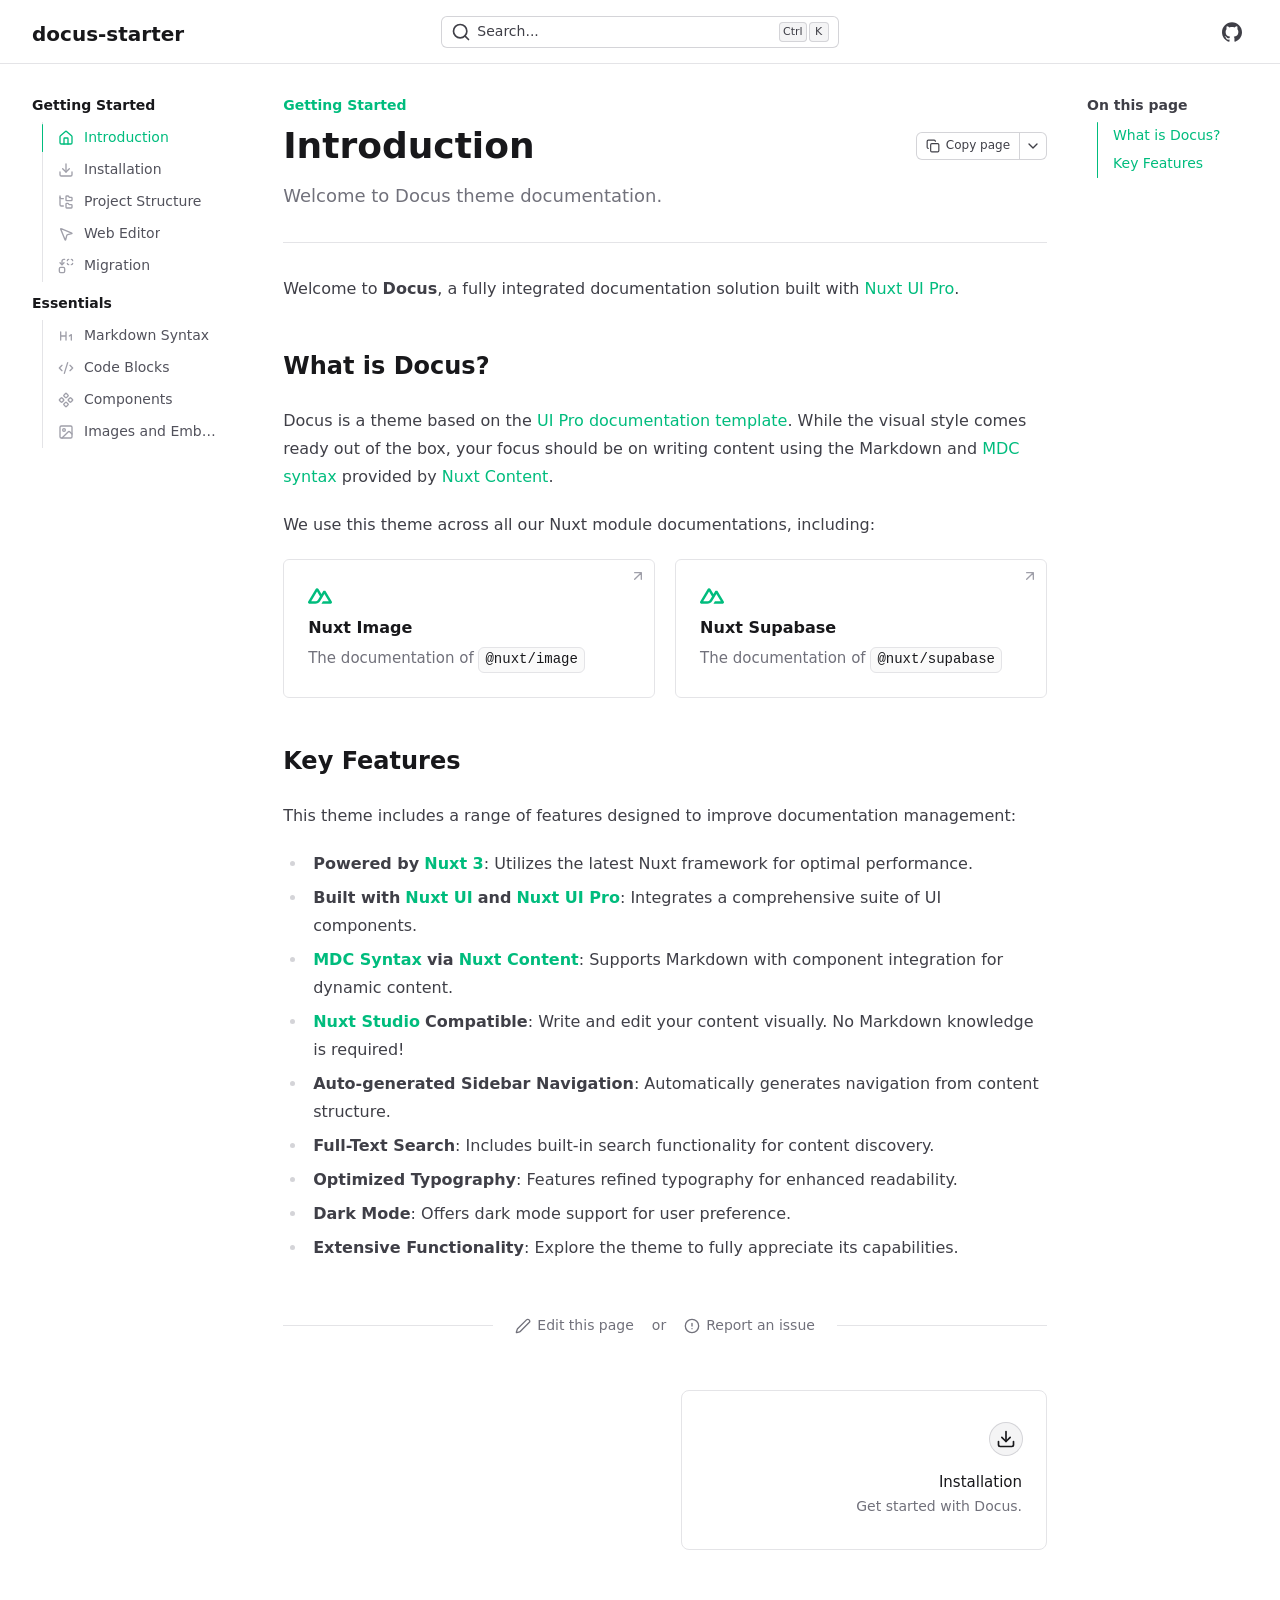
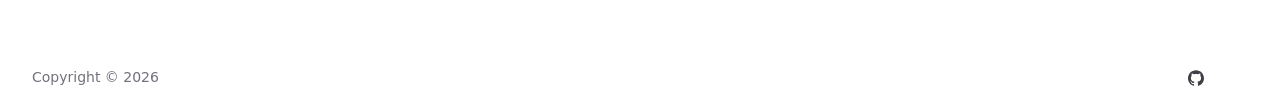
<file: getting-started/introduction.html>
<!DOCTYPE html><html  lang="en" dir="ltr"><head><meta charset="utf-8"><meta name="viewport" content="width=device-width, initial-scale=1"><style id="nuxt-ui-colors">@layer base {
  :root {
  --ui-color-primary-50: var(--color-emerald-50, oklch(97.9% 0.021 166.113));
  --ui-color-primary-100: var(--color-emerald-100, oklch(95% 0.052 163.051));
  --ui-color-primary-200: var(--color-emerald-200, oklch(90.5% 0.093 164.15));
  --ui-color-primary-300: var(--color-emerald-300, oklch(84.5% 0.143 164.978));
  --ui-color-primary-400: var(--color-emerald-400, oklch(76.5% 0.177 163.223));
  --ui-color-primary-500: var(--color-emerald-500, oklch(69.6% 0.17 162.48));
  --ui-color-primary-600: var(--color-emerald-600, oklch(59.6% 0.145 163.225));
  --ui-color-primary-700: var(--color-emerald-700, oklch(50.8% 0.118 165.612));
  --ui-color-primary-800: var(--color-emerald-800, oklch(43.2% 0.095 166.913));
  --ui-color-primary-900: var(--color-emerald-900, oklch(37.8% 0.077 168.94));
  --ui-color-primary-950: var(--color-emerald-950, oklch(26.2% 0.051 172.552));
  --ui-color-secondary-50: var(--color-blue-50, oklch(97% 0.014 254.604));
  --ui-color-secondary-100: var(--color-blue-100, oklch(93.2% 0.032 255.585));
  --ui-color-secondary-200: var(--color-blue-200, oklch(88.2% 0.059 254.128));
  --ui-color-secondary-300: var(--color-blue-300, oklch(80.9% 0.105 251.813));
  --ui-color-secondary-400: var(--color-blue-400, oklch(70.7% 0.165 254.624));
  --ui-color-secondary-500: var(--color-blue-500, oklch(62.3% 0.214 259.815));
  --ui-color-secondary-600: var(--color-blue-600, oklch(54.6% 0.245 262.881));
  --ui-color-secondary-700: var(--color-blue-700, oklch(48.8% 0.243 264.376));
  --ui-color-secondary-800: var(--color-blue-800, oklch(42.4% 0.199 265.638));
  --ui-color-secondary-900: var(--color-blue-900, oklch(37.9% 0.146 265.522));
  --ui-color-secondary-950: var(--color-blue-950, oklch(28.2% 0.091 267.935));
  --ui-color-success-50: var(--color-green-50, oklch(98.2% 0.018 155.826));
  --ui-color-success-100: var(--color-green-100, oklch(96.2% 0.044 156.743));
  --ui-color-success-200: var(--color-green-200, oklch(92.5% 0.084 155.995));
  --ui-color-success-300: var(--color-green-300, oklch(87.1% 0.15 154.449));
  --ui-color-success-400: var(--color-green-400, oklch(79.2% 0.209 151.711));
  --ui-color-success-500: var(--color-green-500, oklch(72.3% 0.219 149.579));
  --ui-color-success-600: var(--color-green-600, oklch(62.7% 0.194 149.214));
  --ui-color-success-700: var(--color-green-700, oklch(52.7% 0.154 150.069));
  --ui-color-success-800: var(--color-green-800, oklch(44.8% 0.119 151.328));
  --ui-color-success-900: var(--color-green-900, oklch(39.3% 0.095 152.535));
  --ui-color-success-950: var(--color-green-950, oklch(26.6% 0.065 152.934));
  --ui-color-info-50: var(--color-blue-50, oklch(97% 0.014 254.604));
  --ui-color-info-100: var(--color-blue-100, oklch(93.2% 0.032 255.585));
  --ui-color-info-200: var(--color-blue-200, oklch(88.2% 0.059 254.128));
  --ui-color-info-300: var(--color-blue-300, oklch(80.9% 0.105 251.813));
  --ui-color-info-400: var(--color-blue-400, oklch(70.7% 0.165 254.624));
  --ui-color-info-500: var(--color-blue-500, oklch(62.3% 0.214 259.815));
  --ui-color-info-600: var(--color-blue-600, oklch(54.6% 0.245 262.881));
  --ui-color-info-700: var(--color-blue-700, oklch(48.8% 0.243 264.376));
  --ui-color-info-800: var(--color-blue-800, oklch(42.4% 0.199 265.638));
  --ui-color-info-900: var(--color-blue-900, oklch(37.9% 0.146 265.522));
  --ui-color-info-950: var(--color-blue-950, oklch(28.2% 0.091 267.935));
  --ui-color-warning-50: var(--color-yellow-50, oklch(98.7% 0.026 102.212));
  --ui-color-warning-100: var(--color-yellow-100, oklch(97.3% 0.071 103.193));
  --ui-color-warning-200: var(--color-yellow-200, oklch(94.5% 0.129 101.54));
  --ui-color-warning-300: var(--color-yellow-300, oklch(90.5% 0.182 98.111));
  --ui-color-warning-400: var(--color-yellow-400, oklch(85.2% 0.199 91.936));
  --ui-color-warning-500: var(--color-yellow-500, oklch(79.5% 0.184 86.047));
  --ui-color-warning-600: var(--color-yellow-600, oklch(68.1% 0.162 75.834));
  --ui-color-warning-700: var(--color-yellow-700, oklch(55.4% 0.135 66.442));
  --ui-color-warning-800: var(--color-yellow-800, oklch(47.6% 0.114 61.907));
  --ui-color-warning-900: var(--color-yellow-900, oklch(42.1% 0.095 57.708));
  --ui-color-warning-950: var(--color-yellow-950, oklch(28.6% 0.066 53.813));
  --ui-color-error-50: var(--color-red-50, oklch(97.1% 0.013 17.38));
  --ui-color-error-100: var(--color-red-100, oklch(93.6% 0.032 17.717));
  --ui-color-error-200: var(--color-red-200, oklch(88.5% 0.062 18.334));
  --ui-color-error-300: var(--color-red-300, oklch(80.8% 0.114 19.571));
  --ui-color-error-400: var(--color-red-400, oklch(70.4% 0.191 22.216));
  --ui-color-error-500: var(--color-red-500, oklch(63.7% 0.237 25.331));
  --ui-color-error-600: var(--color-red-600, oklch(57.7% 0.245 27.325));
  --ui-color-error-700: var(--color-red-700, oklch(50.5% 0.213 27.518));
  --ui-color-error-800: var(--color-red-800, oklch(44.4% 0.177 26.899));
  --ui-color-error-900: var(--color-red-900, oklch(39.6% 0.141 25.723));
  --ui-color-error-950: var(--color-red-950, oklch(25.8% 0.092 26.042));
  --ui-color-neutral-50: var(--color-zinc-50, oklch(98.5% 0 0));
  --ui-color-neutral-100: var(--color-zinc-100, oklch(96.7% 0.001 286.375));
  --ui-color-neutral-200: var(--color-zinc-200, oklch(92% 0.004 286.32));
  --ui-color-neutral-300: var(--color-zinc-300, oklch(87.1% 0.006 286.286));
  --ui-color-neutral-400: var(--color-zinc-400, oklch(70.5% 0.015 286.067));
  --ui-color-neutral-500: var(--color-zinc-500, oklch(55.2% 0.016 285.938));
  --ui-color-neutral-600: var(--color-zinc-600, oklch(44.2% 0.017 285.786));
  --ui-color-neutral-700: var(--color-zinc-700, oklch(37% 0.013 285.805));
  --ui-color-neutral-800: var(--color-zinc-800, oklch(27.4% 0.006 286.033));
  --ui-color-neutral-900: var(--color-zinc-900, oklch(21% 0.006 285.885));
  --ui-color-neutral-950: var(--color-zinc-950, oklch(14.1% 0.005 285.823));
  }
  :root, .light {
  --ui-primary: var(--ui-color-primary-500);
  --ui-secondary: var(--ui-color-secondary-500);
  --ui-success: var(--ui-color-success-500);
  --ui-info: var(--ui-color-info-500);
  --ui-warning: var(--ui-color-warning-500);
  --ui-error: var(--ui-color-error-500);
  }
  .dark {
  --ui-primary: var(--ui-color-primary-400);
  --ui-secondary: var(--ui-color-secondary-400);
  --ui-success: var(--ui-color-success-400);
  --ui-info: var(--ui-color-info-400);
  --ui-warning: var(--ui-color-warning-400);
  --ui-error: var(--ui-color-error-400);
  }
}</style><title>Introduction - docus-starter</title><link rel="stylesheet" href="/_nuxt/entry.BbhBcEqf.css" crossorigin><style>@layer components {:where(.i-lucide\:alert-circle){display:inline-block;width:1em;height:1em;background-color:currentColor;-webkit-mask-image:var(--svg);mask-image:var(--svg);-webkit-mask-repeat:no-repeat;mask-repeat:no-repeat;-webkit-mask-size:100% 100%;mask-size:100% 100%;--svg:url("data:image/svg+xml,%3Csvg xmlns='http://www.w3.org/2000/svg' viewBox='0 0 24 24' width='24' height='24'%3E%3Cg fill='none' stroke='black' stroke-linecap='round' stroke-linejoin='round' stroke-width='2'%3E%3Ccircle cx='12' cy='12' r='10'/%3E%3Cpath d='M12 8v4m0 4h.01'/%3E%3C/g%3E%3C/svg%3E")}:where(.i-lucide\:arrow-up-right){display:inline-block;width:1em;height:1em;background-color:currentColor;-webkit-mask-image:var(--svg);mask-image:var(--svg);-webkit-mask-repeat:no-repeat;mask-repeat:no-repeat;-webkit-mask-size:100% 100%;mask-size:100% 100%;--svg:url("data:image/svg+xml,%3Csvg xmlns='http://www.w3.org/2000/svg' viewBox='0 0 24 24' width='24' height='24'%3E%3Cpath fill='none' stroke='black' stroke-linecap='round' stroke-linejoin='round' stroke-width='2' d='M7 7h10v10M7 17L17 7'/%3E%3C/svg%3E")}:where(.i-lucide\:chevron-down){display:inline-block;width:1em;height:1em;background-color:currentColor;-webkit-mask-image:var(--svg);mask-image:var(--svg);-webkit-mask-repeat:no-repeat;mask-repeat:no-repeat;-webkit-mask-size:100% 100%;mask-size:100% 100%;--svg:url("data:image/svg+xml,%3Csvg xmlns='http://www.w3.org/2000/svg' viewBox='0 0 24 24' width='24' height='24'%3E%3Cpath fill='none' stroke='black' stroke-linecap='round' stroke-linejoin='round' stroke-width='2' d='m6 9l6 6l6-6'/%3E%3C/svg%3E")}:where(.i-lucide\:code-xml){display:inline-block;width:1em;height:1em;background-color:currentColor;-webkit-mask-image:var(--svg);mask-image:var(--svg);-webkit-mask-repeat:no-repeat;mask-repeat:no-repeat;-webkit-mask-size:100% 100%;mask-size:100% 100%;--svg:url("data:image/svg+xml,%3Csvg xmlns='http://www.w3.org/2000/svg' viewBox='0 0 24 24' width='24' height='24'%3E%3Cpath fill='none' stroke='black' stroke-linecap='round' stroke-linejoin='round' stroke-width='2' d='m18 16l4-4l-4-4M6 8l-4 4l4 4m8.5-12l-5 16'/%3E%3C/svg%3E")}:where(.i-lucide\:component){display:inline-block;width:1em;height:1em;background-color:currentColor;-webkit-mask-image:var(--svg);mask-image:var(--svg);-webkit-mask-repeat:no-repeat;mask-repeat:no-repeat;-webkit-mask-size:100% 100%;mask-size:100% 100%;--svg:url("data:image/svg+xml,%3Csvg xmlns='http://www.w3.org/2000/svg' viewBox='0 0 24 24' width='24' height='24'%3E%3Cpath fill='none' stroke='black' stroke-linecap='round' stroke-linejoin='round' stroke-width='2' d='M15.536 11.293a1 1 0 0 0 0 1.414l2.376 2.377a1 1 0 0 0 1.414 0l2.377-2.377a1 1 0 0 0 0-1.414l-2.377-2.377a1 1 0 0 0-1.414 0zm-13.239 0a1 1 0 0 0 0 1.414l2.377 2.377a1 1 0 0 0 1.414 0l2.377-2.377a1 1 0 0 0 0-1.414L6.088 8.916a1 1 0 0 0-1.414 0zm6.619 6.619a1 1 0 0 0 0 1.415l2.377 2.376a1 1 0 0 0 1.414 0l2.377-2.376a1 1 0 0 0 0-1.415l-2.377-2.376a1 1 0 0 0-1.414 0zm0-13.238a1 1 0 0 0 0 1.414l2.377 2.376a1 1 0 0 0 1.414 0l2.377-2.376a1 1 0 0 0 0-1.414l-2.377-2.377a1 1 0 0 0-1.414 0z'/%3E%3C/svg%3E")}:where(.i-lucide\:copy){display:inline-block;width:1em;height:1em;background-color:currentColor;-webkit-mask-image:var(--svg);mask-image:var(--svg);-webkit-mask-repeat:no-repeat;mask-repeat:no-repeat;-webkit-mask-size:100% 100%;mask-size:100% 100%;--svg:url("data:image/svg+xml,%3Csvg xmlns='http://www.w3.org/2000/svg' viewBox='0 0 24 24' width='24' height='24'%3E%3Cg fill='none' stroke='black' stroke-linecap='round' stroke-linejoin='round' stroke-width='2'%3E%3Crect width='14' height='14' x='8' y='8' rx='2' ry='2'/%3E%3Cpath d='M4 16c-1.1 0-2-.9-2-2V4c0-1.1.9-2 2-2h10c1.1 0 2 .9 2 2'/%3E%3C/g%3E%3C/svg%3E")}:where(.i-lucide\:download){display:inline-block;width:1em;height:1em;background-color:currentColor;-webkit-mask-image:var(--svg);mask-image:var(--svg);-webkit-mask-repeat:no-repeat;mask-repeat:no-repeat;-webkit-mask-size:100% 100%;mask-size:100% 100%;--svg:url("data:image/svg+xml,%3Csvg xmlns='http://www.w3.org/2000/svg' viewBox='0 0 24 24' width='24' height='24'%3E%3Cg fill='none' stroke='black' stroke-linecap='round' stroke-linejoin='round' stroke-width='2'%3E%3Cpath d='M12 15V3m9 12v4a2 2 0 0 1-2 2H5a2 2 0 0 1-2-2v-4'/%3E%3Cpath d='m7 10l5 5l5-5'/%3E%3C/g%3E%3C/svg%3E")}:where(.i-lucide\:folder-tree){display:inline-block;width:1em;height:1em;background-color:currentColor;-webkit-mask-image:var(--svg);mask-image:var(--svg);-webkit-mask-repeat:no-repeat;mask-repeat:no-repeat;-webkit-mask-size:100% 100%;mask-size:100% 100%;--svg:url("data:image/svg+xml,%3Csvg xmlns='http://www.w3.org/2000/svg' viewBox='0 0 24 24' width='24' height='24'%3E%3Cg fill='none' stroke='black' stroke-linecap='round' stroke-linejoin='round' stroke-width='2'%3E%3Cpath d='M20 10a1 1 0 0 0 1-1V6a1 1 0 0 0-1-1h-2.5a1 1 0 0 1-.8-.4l-.9-1.2A1 1 0 0 0 15 3h-2a1 1 0 0 0-1 1v5a1 1 0 0 0 1 1Zm0 11a1 1 0 0 0 1-1v-3a1 1 0 0 0-1-1h-2.9a1 1 0 0 1-.88-.55l-.42-.85a1 1 0 0 0-.92-.6H13a1 1 0 0 0-1 1v5a1 1 0 0 0 1 1ZM3 5a2 2 0 0 0 2 2h3'/%3E%3Cpath d='M3 3v13a2 2 0 0 0 2 2h3'/%3E%3C/g%3E%3C/svg%3E")}:where(.i-lucide\:hash){display:inline-block;width:1em;height:1em;background-color:currentColor;-webkit-mask-image:var(--svg);mask-image:var(--svg);-webkit-mask-repeat:no-repeat;mask-repeat:no-repeat;-webkit-mask-size:100% 100%;mask-size:100% 100%;--svg:url("data:image/svg+xml,%3Csvg xmlns='http://www.w3.org/2000/svg' viewBox='0 0 24 24' width='24' height='24'%3E%3Cpath fill='none' stroke='black' stroke-linecap='round' stroke-linejoin='round' stroke-width='2' d='M4 9h16M4 15h16M10 3L8 21m8-18l-2 18'/%3E%3C/svg%3E")}:where(.i-lucide\:heading-1){display:inline-block;width:1em;height:1em;background-color:currentColor;-webkit-mask-image:var(--svg);mask-image:var(--svg);-webkit-mask-repeat:no-repeat;mask-repeat:no-repeat;-webkit-mask-size:100% 100%;mask-size:100% 100%;--svg:url("data:image/svg+xml,%3Csvg xmlns='http://www.w3.org/2000/svg' viewBox='0 0 24 24' width='24' height='24'%3E%3Cpath fill='none' stroke='black' stroke-linecap='round' stroke-linejoin='round' stroke-width='2' d='M4 12h8m-8 6V6m8 12V6m5 6l3-2v8'/%3E%3C/svg%3E")}:where(.i-lucide\:house){display:inline-block;width:1em;height:1em;background-color:currentColor;-webkit-mask-image:var(--svg);mask-image:var(--svg);-webkit-mask-repeat:no-repeat;mask-repeat:no-repeat;-webkit-mask-size:100% 100%;mask-size:100% 100%;--svg:url("data:image/svg+xml,%3Csvg xmlns='http://www.w3.org/2000/svg' viewBox='0 0 24 24' width='24' height='24'%3E%3Cg fill='none' stroke='black' stroke-linecap='round' stroke-linejoin='round' stroke-width='2'%3E%3Cpath d='M15 21v-8a1 1 0 0 0-1-1h-4a1 1 0 0 0-1 1v8'/%3E%3Cpath d='M3 10a2 2 0 0 1 .709-1.528l7-5.999a2 2 0 0 1 2.582 0l7 5.999A2 2 0 0 1 21 10v9a2 2 0 0 1-2 2H5a2 2 0 0 1-2-2z'/%3E%3C/g%3E%3C/svg%3E")}:where(.i-lucide\:image){display:inline-block;width:1em;height:1em;background-color:currentColor;-webkit-mask-image:var(--svg);mask-image:var(--svg);-webkit-mask-repeat:no-repeat;mask-repeat:no-repeat;-webkit-mask-size:100% 100%;mask-size:100% 100%;--svg:url("data:image/svg+xml,%3Csvg xmlns='http://www.w3.org/2000/svg' viewBox='0 0 24 24' width='24' height='24'%3E%3Cg fill='none' stroke='black' stroke-linecap='round' stroke-linejoin='round' stroke-width='2'%3E%3Crect width='18' height='18' x='3' y='3' rx='2' ry='2'/%3E%3Ccircle cx='9' cy='9' r='2'/%3E%3Cpath d='m21 15l-3.086-3.086a2 2 0 0 0-2.828 0L6 21'/%3E%3C/g%3E%3C/svg%3E")}:where(.i-lucide\:mouse-pointer-2){display:inline-block;width:1em;height:1em;background-color:currentColor;-webkit-mask-image:var(--svg);mask-image:var(--svg);-webkit-mask-repeat:no-repeat;mask-repeat:no-repeat;-webkit-mask-size:100% 100%;mask-size:100% 100%;--svg:url("data:image/svg+xml,%3Csvg xmlns='http://www.w3.org/2000/svg' viewBox='0 0 24 24' width='24' height='24'%3E%3Cpath fill='none' stroke='black' stroke-linecap='round' stroke-linejoin='round' stroke-width='2' d='M4.037 4.688a.495.495 0 0 1 .651-.651l16 6.5a.5.5 0 0 1-.063.947l-6.124 1.58a2 2 0 0 0-1.438 1.435l-1.579 6.126a.5.5 0 0 1-.947.063z'/%3E%3C/svg%3E")}:where(.i-lucide\:pen){display:inline-block;width:1em;height:1em;background-color:currentColor;-webkit-mask-image:var(--svg);mask-image:var(--svg);-webkit-mask-repeat:no-repeat;mask-repeat:no-repeat;-webkit-mask-size:100% 100%;mask-size:100% 100%;--svg:url("data:image/svg+xml,%3Csvg xmlns='http://www.w3.org/2000/svg' viewBox='0 0 24 24' width='24' height='24'%3E%3Cpath fill='none' stroke='black' stroke-linecap='round' stroke-linejoin='round' stroke-width='2' d='M21.174 6.812a1 1 0 0 0-3.986-3.987L3.842 16.174a2 2 0 0 0-.5.83l-1.321 4.352a.5.5 0 0 0 .623.622l4.353-1.32a2 2 0 0 0 .83-.497z'/%3E%3C/svg%3E")}:where(.i-lucide\:replace){display:inline-block;width:1em;height:1em;background-color:currentColor;-webkit-mask-image:var(--svg);mask-image:var(--svg);-webkit-mask-repeat:no-repeat;mask-repeat:no-repeat;-webkit-mask-size:100% 100%;mask-size:100% 100%;--svg:url("data:image/svg+xml,%3Csvg xmlns='http://www.w3.org/2000/svg' viewBox='0 0 24 24' width='24' height='24'%3E%3Cg fill='none' stroke='black' stroke-linecap='round' stroke-linejoin='round' stroke-width='2'%3E%3Cpath d='M14 4a2 2 0 0 1 2-2m0 8a2 2 0 0 1-2-2m6-6a2 2 0 0 1 2 2m0 4a2 2 0 0 1-2 2M3 7l3 3l3-3'/%3E%3Cpath d='M6 10V5a3 3 0 0 1 3-3h1'/%3E%3Crect width='8' height='8' x='2' y='14' rx='2'/%3E%3C/g%3E%3C/svg%3E")}:where(.i-lucide\:search){display:inline-block;width:1em;height:1em;background-color:currentColor;-webkit-mask-image:var(--svg);mask-image:var(--svg);-webkit-mask-repeat:no-repeat;mask-repeat:no-repeat;-webkit-mask-size:100% 100%;mask-size:100% 100%;--svg:url("data:image/svg+xml,%3Csvg xmlns='http://www.w3.org/2000/svg' viewBox='0 0 24 24' width='24' height='24'%3E%3Cg fill='none' stroke='black' stroke-linecap='round' stroke-linejoin='round' stroke-width='2'%3E%3Cpath d='m21 21l-4.34-4.34'/%3E%3Ccircle cx='11' cy='11' r='8'/%3E%3C/g%3E%3C/svg%3E")}:where(.i-simple-icons\:github){display:inline-block;width:1em;height:1em;background-color:currentColor;-webkit-mask-image:var(--svg);mask-image:var(--svg);-webkit-mask-repeat:no-repeat;mask-repeat:no-repeat;-webkit-mask-size:100% 100%;mask-size:100% 100%;--svg:url("data:image/svg+xml,%3Csvg xmlns='http://www.w3.org/2000/svg' viewBox='0 0 24 24' width='24' height='24'%3E%3Cpath fill='black' d='M12 .297c-6.63 0-12 5.373-12 12c0 5.303 3.438 9.8 8.205 11.385c.6.113.82-.258.82-.577c0-.285-.01-1.04-.015-2.04c-3.338.724-4.042-1.61-4.042-1.61C4.422 18.07 3.633 17.7 3.633 17.7c-1.087-.744.084-.729.084-.729c1.205.084 1.838 1.236 1.838 1.236c1.07 1.835 2.809 1.305 3.495.998c.108-.776.417-1.305.76-1.605c-2.665-.3-5.466-1.332-5.466-5.93c0-1.31.465-2.38 1.235-3.22c-.135-.303-.54-1.523.105-3.176c0 0 1.005-.322 3.3 1.23c.96-.267 1.98-.399 3-.405c1.02.006 2.04.138 3 .405c2.28-1.552 3.285-1.23 3.285-1.23c.645 1.653.24 2.873.12 3.176c.765.84 1.23 1.91 1.23 3.22c0 4.61-2.805 5.625-5.475 5.92c.42.36.81 1.096.81 2.22c0 1.606-.015 2.896-.015 3.286c0 .315.21.69.825.57C20.565 22.092 24 17.592 24 12.297c0-6.627-5.373-12-12-12'/%3E%3C/svg%3E")}:where(.i-simple-icons\:nuxtdotjs){display:inline-block;width:1em;height:1em;background-color:currentColor;-webkit-mask-image:var(--svg);mask-image:var(--svg);-webkit-mask-repeat:no-repeat;mask-repeat:no-repeat;-webkit-mask-size:100% 100%;mask-size:100% 100%;--svg:url("data:image/svg+xml,%3Csvg xmlns='http://www.w3.org/2000/svg' viewBox='0 0 24 24' width='24' height='24'%3E%3Cpath fill='black' d='M13.464 19.83h8.922c.283 0 .562-.073.807-.21a1.6 1.6 0 0 0 .591-.574a1.53 1.53 0 0 0 .216-.783a1.53 1.53 0 0 0-.217-.782L17.792 7.414a1.6 1.6 0 0 0-.591-.573a1.65 1.65 0 0 0-.807-.21c-.283 0-.562.073-.807.21a1.6 1.6 0 0 0-.59.573L13.463 9.99L10.47 4.953a1.6 1.6 0 0 0-.591-.573a1.65 1.65 0 0 0-.807-.21c-.284 0-.562.073-.807.21a1.6 1.6 0 0 0-.591.573L.216 17.481a1.53 1.53 0 0 0-.217.782c0 .275.074.545.216.783a1.6 1.6 0 0 0 .59.574c.246.137.525.21.808.21h5.6c2.22 0 3.856-.946 4.982-2.79l2.733-4.593l1.464-2.457l4.395 7.382h-5.859Zm-6.341-2.46l-3.908-.002l5.858-9.842l2.923 4.921l-1.957 3.29c-.748 1.196-1.597 1.632-2.916 1.632'/%3E%3C/svg%3E")}}</style><link rel="preload" as="fetch" crossorigin="anonymous" href="/getting-started/introduction/_payload.json?e6b4f6ba-1490-4334-b11d-6ea869648b06"><link rel="modulepreload" as="script" crossorigin href="/_nuxt/C_VYumOx.js"><link rel="modulepreload" as="script" crossorigin href="/_nuxt/Du3OnPYR.js"><link rel="modulepreload" as="script" crossorigin href="/_nuxt/DobmZ6U3.js"><link rel="modulepreload" as="script" crossorigin href="/_nuxt/CFGWSoUo.js"><link rel="modulepreload" as="script" crossorigin href="/_nuxt/DDkdV05u.js"><link rel="modulepreload" as="script" crossorigin href="/_nuxt/ig-Nu4J2.js"><link rel="modulepreload" as="script" crossorigin href="/_nuxt/BBA68Iq_.js"><link rel="modulepreload" as="script" crossorigin href="/_nuxt/znVVpEyZ.js"><link rel="modulepreload" as="script" crossorigin href="/_nuxt/DdCkbHfn.js"><link rel="modulepreload" as="script" crossorigin href="/_nuxt/WGY9Taqy.js"><link rel="modulepreload" as="script" crossorigin href="/_nuxt/BaAJLLBc.js"><link rel="modulepreload" as="script" crossorigin href="/_nuxt/CwFd7yxa.js"><link rel="modulepreload" as="script" crossorigin href="/_nuxt/BcyO1o0D.js"><link rel="modulepreload" as="script" crossorigin href="/_nuxt/-ZMvfIWE.js"><link rel="modulepreload" as="script" crossorigin href="/_nuxt/BAFc-tX3.js"><link rel="preload" as="fetch" fetchpriority="low" crossorigin="anonymous" href="/_nuxt/builds/meta/e6b4f6ba-1490-4334-b11d-6ea869648b06.json"><link rel="prefetch" as="style" crossorigin href="/_nuxt/index.BKsJv0if.css"><link rel="prefetch" as="script" crossorigin href="/_nuxt/BNmbWR-8.js"><link rel="prefetch" as="script" crossorigin href="/_nuxt/aYUi0kow.js"><link rel="prefetch" as="script" crossorigin href="/_nuxt/BMp3Theq.js"><link rel="prefetch" as="script" crossorigin href="/_nuxt/leKMFsjQ.js"><meta property="og:image" content="/__og-image__/static/getting-started/introduction/og.png"><meta property="og:image:type" content="image/png"><meta name="twitter:card" content="summary_large_image"><meta name="twitter:image" content="/__og-image__/static/getting-started/introduction/og.png"><meta name="twitter:image:src" content="/__og-image__/static/getting-started/introduction/og.png"><meta property="og:image:width" content="1200"><meta name="twitter:image:width" content="1200"><meta property="og:image:height" content="600"><meta name="twitter:image:height" content="600"><meta name="robots" content="index, follow, max-image-preview:large, max-snippet:-1, max-video-preview:-1"><link rel="icon" href="/favicon.ico"><meta name="description" content="Discover how to create, manage, and publish documentation effortlessly with Docus."><meta property="og:site_name" content="docus-starter"><meta property="og:title" content="Introduction"><meta property="og:description" content="Discover how to create, manage, and publish documentation effortlessly with Docus."><script type="module" src="/_nuxt/C_VYumOx.js" crossorigin></script><script>"use strict";(()=>{const t=window,e=document.documentElement,c=["dark","light"],n=getStorageValue("localStorage","nuxt-color-mode")||"system";let i=n==="system"?u():n;const r=e.getAttribute("data-color-mode-forced");r&&(i=r),l(i),t["__NUXT_COLOR_MODE__"]={preference:n,value:i,getColorScheme:u,addColorScheme:l,removeColorScheme:d};function l(o){const s=""+o+"",a="";e.classList?e.classList.add(s):e.className+=" "+s,a&&e.setAttribute("data-"+a,o)}function d(o){const s=""+o+"",a="";e.classList?e.classList.remove(s):e.className=e.className.replace(new RegExp(s,"g"),""),a&&e.removeAttribute("data-"+a)}function f(o){return t.matchMedia("(prefers-color-scheme"+o+")")}function u(){if(t.matchMedia&&f("").media!=="not all"){for(const o of c)if(f(":"+o).matches)return o}return"light"}})();function getStorageValue(t,e){switch(t){case"localStorage":return window.localStorage.getItem(e);case"sessionStorage":return window.sessionStorage.getItem(e);case"cookie":return getCookie(e);default:return null}}function getCookie(t){const c=("; "+window.document.cookie).split("; "+t+"=");if(c.length===2)return c.pop()?.split(";").shift()}</script></head><body><div id="__nuxt" class="isolate"><!--[--><!--[--><!--[--><!--[--><!--[--><div class="nuxt-loading-indicator" style="position:fixed;top:0;right:0;left:0;pointer-events:none;width:auto;height:3px;opacity:0;background:var(--ui-primary);background-size:Infinity% auto;transform:scaleX(0%);transform-origin:left;transition:transform 0.1s, height 0.4s, opacity 0.4s;z-index:999999;"></div><!--[--><!----><!----><!----><header class="bg-default/75 backdrop-blur border-b border-default h-(--ui-header-height) sticky top-0 z-50"><!--[--><!--]--><div class="w-full max-w-(--ui-container) mx-auto px-4 sm:px-6 lg:px-8 flex items-center justify-between gap-3 h-full"><!--[--><div class="lg:flex-1 flex items-center gap-1.5"><!----><!--[--><a href="/" aria-label="docus-starter" class="focus-visible:outline-primary hover:text-default transition-colors shrink-0 font-bold text-xl text-highlighted flex items-end gap-1.5"><!--[--><!--[--><!--[--><span class="h-6 w-auto shrink-0">docus-starter</span><!--]--><!--]--><!--]--></a><!--]--></div><div class="hidden lg:flex flex-1"><!--[--><!--[--><!----><!--[--><!--[--><button type="button" class="rounded-md font-medium inline-flex items-center disabled:cursor-not-allowed aria-disabled:cursor-not-allowed disabled:opacity-75 aria-disabled:opacity-75 transition-colors px-2.5 py-1.5 text-sm gap-1.5 ring ring-inset ring-accented text-default bg-default hover:bg-elevated active:bg-elevated disabled:bg-default aria-disabled:bg-default focus:outline-none focus-visible:ring-2 focus-visible:ring-inverted w-full"><!--[--><!--[--><span class="iconify i-lucide:search shrink-0 size-5" aria-hidden="true" style=""></span><!--]--><!--[--><span class="truncate">Search...</span><!--]--><!--[--><div class="hidden lg:flex items-center gap-0.5 ms-auto"><!--[--><!--[--><kbd class="inline-flex items-center justify-center px-1 rounded-sm font-medium font-sans h-5 min-w-[20px] text-[11px] ring ring-inset ring-accented text-default bg-elevated"><!--[--> <!--]--></kbd><kbd class="inline-flex items-center justify-center px-1 rounded-sm font-medium font-sans h-5 min-w-[20px] text-[11px] ring ring-inset ring-accented text-default bg-elevated"><!--[-->K<!--]--></kbd><!--]--><!--]--></div><!--]--><!--]--></button><!--]--><!--]--><!--]--><!--]--></div><div class="flex items-center justify-end lg:flex-1 gap-1.5"><!--[--><div></div><!----><!--[--><!----><!--[--><!--[--><button type="button" aria-label="Search..." class="rounded-md font-medium inline-flex items-center disabled:cursor-not-allowed aria-disabled:cursor-not-allowed disabled:opacity-75 aria-disabled:opacity-75 transition-colors text-sm gap-1.5 text-default hover:bg-elevated active:bg-elevated focus:outline-none focus-visible:bg-elevated hover:disabled:bg-transparent dark:hover:disabled:bg-transparent hover:aria-disabled:bg-transparent dark:hover:aria-disabled:bg-transparent p-1.5 lg:hidden"><!--[--><!--[--><span class="iconify i-lucide:search shrink-0 size-5" aria-hidden="true" style=""></span><!--]--><!--[--><!----><!--]--><!--[--><!----><!--]--><!--]--></button><!--]--><!--]--><!--]--><!--[--><div class="h-8 w-8 animate-pulse bg-neutral-200 dark:bg-neutral-800 rounded-md"></div><!--]--><!--[--><!--[--><!--[--><a href="https://github.com/larbish/docus-default" rel="noopener noreferrer" target="_blank" aria-label="GitHub" class="rounded-md font-medium inline-flex items-center disabled:cursor-not-allowed aria-disabled:cursor-not-allowed disabled:opacity-75 aria-disabled:opacity-75 transition-colors text-sm gap-1.5 text-default hover:bg-elevated active:bg-elevated focus:outline-none focus-visible:bg-elevated hover:disabled:bg-transparent dark:hover:disabled:bg-transparent hover:aria-disabled:bg-transparent dark:hover:aria-disabled:bg-transparent p-1.5"><!--[--><!--[--><span class="iconify i-simple-icons:github shrink-0 size-5" aria-hidden="true" style=""></span><!--]--><!--[--><!----><!--]--><!--[--><!----><!--]--><!--]--></a><!--]--><!--]--><!--]--><!--]--><!--[--><!--[--><!--[--><button type="button" class="rounded-md font-medium inline-flex items-center disabled:cursor-not-allowed aria-disabled:cursor-not-allowed disabled:opacity-75 aria-disabled:opacity-75 transition-colors text-xs gap-1.5 text-default hover:bg-elevated active:bg-elevated focus:outline-none focus-visible:bg-elevated hover:disabled:bg-transparent dark:hover:disabled:bg-transparent hover:aria-disabled:bg-transparent dark:hover:aria-disabled:bg-transparent p-1.5 -me-1.5 lg:hidden"><!--[--><!--[--><!----><!--]--><!--[--><svg xmlns="http://www.w3.org/2000/svg" class="size-5" viewBox="0 0 24 24" fill="none" stroke="currentColor" stroke-width="2" stroke-linecap="round" stroke-linejoin="round"><line x1="4" y1="6" x2="20" y2="6" class="outline-none"></line><line x1="4" y1="12" x2="20" y2="12" class="outline-none"></line><line x1="4" y1="18" x2="20" y2="18" class="outline-none"></line></svg><!--]--><!--[--><!----><!--]--><!--]--></button><!--]--><!--]--><!--]--></div><!--]--></div><!--[--><!--]--></header><!--[--><!----><!----><!--]--><!--]--><main class="min-h-[calc(100vh-var(--ui-header-height))]"><!--[--><div class="w-full max-w-(--ui-container) mx-auto px-4 sm:px-6 lg:px-8"><!--[--><div class="flex flex-col lg:grid lg:grid-cols-10 lg:gap-10"><aside class="hidden overflow-y-auto lg:block lg:max-h-[calc(100vh-var(--ui-header-height))] lg:sticky lg:top-(--ui-header-height) py-8 lg:ps-4 lg:-ms-4 lg:pe-6.5 lg:col-span-2"><div class="relative"><!----><!--[--><div></div><!--[--><!----><nav><ul class="isolate -mx-2.5 -mt-1.5"><!--[--><!--[--><!--[--><li data-state="open" data-orientation="vertical" class="flex flex-col data-[state=open]:mb-1.5"><!--[--><!--[--><button type="button" aria-controls aria-expanded="true" data-state="open" id="reka-accordion-trigger-v-0-3-0" data-reka-collection-item data-orientation="vertical" class="group relative w-full px-2.5 py-1.5 before:inset-y-px before:inset-x-0 flex items-center gap-1.5 text-sm before:absolute before:z-[-1] before:rounded-md focus:outline-none focus-visible:outline-none focus-visible:before:ring-inset focus-visible:before:ring-2 text-toned hover:after:bg-accented focus-visible:before:ring-primary hover:text-highlighted data-[state=open]:text-highlighted transition-colors font-semibold focus-visible:ring-primary"><!--[--><!--[--><!--[--><!--[--><!----><!--]--><span class="truncate"><!--[-->Getting Started<!--]--><!----></span><span class="ms-auto gap-1.5 items-center hidden"><!--[--><!----><span class="iconify i-lucide:chevron-down size-5 transform transition-transform duration-200 shrink-0 group-data-[state=open]:rotate-180" aria-hidden="true" style=""></span><!--]--></span><!--]--><!--]--><!--]--></button><div role="region" aria-labelledby="reka-accordion-trigger-v-0-3-0" data-orientation="vertical" style="--reka-accordion-content-width:var(--reka-collapsible-content-width);--reka-accordion-content-height:var(--reka-collapsible-content-height);--reka-collapsible-content-height:0px;--reka-collapsible-content-width:0px;" class="data-[state=open]:animate-[accordion-down_200ms_ease-out] data-[state=closed]:animate-[accordion-up_200ms_ease-out] overflow-hidden focus:outline-none" id="reka-collapsible-content-v-0-3-1"><!--[--><!--[--><!--[--><!----><ul class="ms-5 border-s border-default"><!--[--><!--[--><!--[--><li class="ps-1.5 -ms-px"><!--[--><a href="/getting-started/introduction" class="group relative w-full px-2.5 py-1.5 before:inset-y-px before:inset-x-0 flex items-center gap-1.5 text-sm before:absolute before:z-[-1] before:rounded-md focus:outline-none focus-visible:outline-none focus-visible:before:ring-inset focus-visible:before:ring-2 font-medium focus-visible:before:ring-primary after:absolute after:-left-1.5 after:inset-y-0.5 after:block after:w-px after:rounded-full after:transition-colors text-primary after:bg-primary"><!--[--><!--[--><!--[--><span class="iconify i-lucide:house shrink-0 size-4 mr-1 text-primary group-data-[state=open]:text-primary" aria-hidden="true" style=""></span><!--]--><span class="truncate"><!--[-->Introduction<!--]--><!----></span><!----><!--]--><!--]--></a><!--]--></li><!--]--><!--[--><li class="ps-1.5 -ms-px"><!--[--><a href="/getting-started/installation" class="group relative w-full px-2.5 py-1.5 before:inset-y-px before:inset-x-0 flex items-center gap-1.5 text-sm before:absolute before:z-[-1] before:rounded-md focus:outline-none focus-visible:outline-none focus-visible:before:ring-inset focus-visible:before:ring-2 text-toned hover:after:bg-accented focus-visible:before:ring-primary after:absolute after:-left-1.5 after:inset-y-0.5 after:block after:w-px after:rounded-full after:transition-colors hover:text-highlighted data-[state=open]:text-highlighted transition-colors"><!--[--><!--[--><!--[--><span class="iconify i-lucide:download shrink-0 size-4 mr-1 text-dimmed group-hover:text-default group-data-[state=open]:text-default transition-colors" aria-hidden="true" style=""></span><!--]--><span class="truncate"><!--[-->Installation<!--]--><!----></span><!----><!--]--><!--]--></a><!--]--></li><!--]--><!--[--><li class="ps-1.5 -ms-px"><!--[--><a href="/getting-started/project-structure" class="group relative w-full px-2.5 py-1.5 before:inset-y-px before:inset-x-0 flex items-center gap-1.5 text-sm before:absolute before:z-[-1] before:rounded-md focus:outline-none focus-visible:outline-none focus-visible:before:ring-inset focus-visible:before:ring-2 text-toned hover:after:bg-accented focus-visible:before:ring-primary after:absolute after:-left-1.5 after:inset-y-0.5 after:block after:w-px after:rounded-full after:transition-colors hover:text-highlighted data-[state=open]:text-highlighted transition-colors"><!--[--><!--[--><!--[--><span class="iconify i-lucide:folder-tree shrink-0 size-4 mr-1 text-dimmed group-hover:text-default group-data-[state=open]:text-default transition-colors" aria-hidden="true" style=""></span><!--]--><span class="truncate"><!--[-->Project Structure<!--]--><!----></span><!----><!--]--><!--]--></a><!--]--></li><!--]--><!--[--><li class="ps-1.5 -ms-px"><!--[--><a href="/getting-started/studio" class="group relative w-full px-2.5 py-1.5 before:inset-y-px before:inset-x-0 flex items-center gap-1.5 text-sm before:absolute before:z-[-1] before:rounded-md focus:outline-none focus-visible:outline-none focus-visible:before:ring-inset focus-visible:before:ring-2 text-toned hover:after:bg-accented focus-visible:before:ring-primary after:absolute after:-left-1.5 after:inset-y-0.5 after:block after:w-px after:rounded-full after:transition-colors hover:text-highlighted data-[state=open]:text-highlighted transition-colors"><!--[--><!--[--><!--[--><span class="iconify i-lucide:mouse-pointer-2 shrink-0 size-4 mr-1 text-dimmed group-hover:text-default group-data-[state=open]:text-default transition-colors" aria-hidden="true" style=""></span><!--]--><span class="truncate"><!--[-->Web Editor<!--]--><!----></span><!----><!--]--><!--]--></a><!--]--></li><!--]--><!--[--><li class="ps-1.5 -ms-px"><!--[--><a href="/getting-started/migration" class="group relative w-full px-2.5 py-1.5 before:inset-y-px before:inset-x-0 flex items-center gap-1.5 text-sm before:absolute before:z-[-1] before:rounded-md focus:outline-none focus-visible:outline-none focus-visible:before:ring-inset focus-visible:before:ring-2 text-toned hover:after:bg-accented focus-visible:before:ring-primary after:absolute after:-left-1.5 after:inset-y-0.5 after:block after:w-px after:rounded-full after:transition-colors hover:text-highlighted data-[state=open]:text-highlighted transition-colors"><!--[--><!--[--><!--[--><span class="iconify i-lucide:replace shrink-0 size-4 mr-1 text-dimmed group-hover:text-default group-data-[state=open]:text-default transition-colors" aria-hidden="true" style=""></span><!--]--><span class="truncate"><!--[-->Migration<!--]--><!----></span><!----><!--]--><!--]--></a><!--]--></li><!--]--><!--]--><!--]--></ul><!--]--><!--]--><!--]--></div><!--]--><!--]--></li><!--]--><!--[--><li data-state="open" data-orientation="vertical" class="flex flex-col data-[state=open]:mb-1.5"><!--[--><!--[--><button type="button" aria-controls aria-expanded="true" data-state="open" id="reka-accordion-trigger-v-0-3-2" data-reka-collection-item data-orientation="vertical" class="group relative w-full px-2.5 py-1.5 before:inset-y-px before:inset-x-0 flex items-center gap-1.5 text-sm before:absolute before:z-[-1] before:rounded-md focus:outline-none focus-visible:outline-none focus-visible:before:ring-inset focus-visible:before:ring-2 text-toned hover:after:bg-accented focus-visible:before:ring-primary hover:text-highlighted data-[state=open]:text-highlighted transition-colors font-semibold focus-visible:ring-primary"><!--[--><!--[--><!--[--><!--[--><!----><!--]--><span class="truncate"><!--[-->Essentials<!--]--><!----></span><span class="ms-auto gap-1.5 items-center hidden"><!--[--><!----><span class="iconify i-lucide:chevron-down size-5 transform transition-transform duration-200 shrink-0 group-data-[state=open]:rotate-180" aria-hidden="true" style=""></span><!--]--></span><!--]--><!--]--><!--]--></button><div role="region" aria-labelledby="reka-accordion-trigger-v-0-3-2" data-orientation="vertical" style="--reka-accordion-content-width:var(--reka-collapsible-content-width);--reka-accordion-content-height:var(--reka-collapsible-content-height);--reka-collapsible-content-height:0px;--reka-collapsible-content-width:0px;" class="data-[state=open]:animate-[accordion-down_200ms_ease-out] data-[state=closed]:animate-[accordion-up_200ms_ease-out] overflow-hidden focus:outline-none" id="reka-collapsible-content-v-0-3-3"><!--[--><!--[--><!--[--><!----><ul class="ms-5 border-s border-default"><!--[--><!--[--><!--[--><li class="ps-1.5 -ms-px"><!--[--><a href="/essentials/markdown-syntax" class="group relative w-full px-2.5 py-1.5 before:inset-y-px before:inset-x-0 flex items-center gap-1.5 text-sm before:absolute before:z-[-1] before:rounded-md focus:outline-none focus-visible:outline-none focus-visible:before:ring-inset focus-visible:before:ring-2 text-toned hover:after:bg-accented focus-visible:before:ring-primary after:absolute after:-left-1.5 after:inset-y-0.5 after:block after:w-px after:rounded-full after:transition-colors hover:text-highlighted data-[state=open]:text-highlighted transition-colors"><!--[--><!--[--><!--[--><span class="iconify i-lucide:heading-1 shrink-0 size-4 mr-1 text-dimmed group-hover:text-default group-data-[state=open]:text-default transition-colors" aria-hidden="true" style=""></span><!--]--><span class="truncate"><!--[-->Markdown Syntax<!--]--><!----></span><!----><!--]--><!--]--></a><!--]--></li><!--]--><!--[--><li class="ps-1.5 -ms-px"><!--[--><a href="/essentials/code-blocks" class="group relative w-full px-2.5 py-1.5 before:inset-y-px before:inset-x-0 flex items-center gap-1.5 text-sm before:absolute before:z-[-1] before:rounded-md focus:outline-none focus-visible:outline-none focus-visible:before:ring-inset focus-visible:before:ring-2 text-toned hover:after:bg-accented focus-visible:before:ring-primary after:absolute after:-left-1.5 after:inset-y-0.5 after:block after:w-px after:rounded-full after:transition-colors hover:text-highlighted data-[state=open]:text-highlighted transition-colors"><!--[--><!--[--><!--[--><span class="iconify i-lucide:code-xml shrink-0 size-4 mr-1 text-dimmed group-hover:text-default group-data-[state=open]:text-default transition-colors" aria-hidden="true" style=""></span><!--]--><span class="truncate"><!--[-->Code Blocks<!--]--><!----></span><!----><!--]--><!--]--></a><!--]--></li><!--]--><!--[--><li class="ps-1.5 -ms-px"><!--[--><a href="/essentials/components" class="group relative w-full px-2.5 py-1.5 before:inset-y-px before:inset-x-0 flex items-center gap-1.5 text-sm before:absolute before:z-[-1] before:rounded-md focus:outline-none focus-visible:outline-none focus-visible:before:ring-inset focus-visible:before:ring-2 text-toned hover:after:bg-accented focus-visible:before:ring-primary after:absolute after:-left-1.5 after:inset-y-0.5 after:block after:w-px after:rounded-full after:transition-colors hover:text-highlighted data-[state=open]:text-highlighted transition-colors"><!--[--><!--[--><!--[--><span class="iconify i-lucide:component shrink-0 size-4 mr-1 text-dimmed group-hover:text-default group-data-[state=open]:text-default transition-colors" aria-hidden="true" style=""></span><!--]--><span class="truncate"><!--[-->Components<!--]--><!----></span><!----><!--]--><!--]--></a><!--]--></li><!--]--><!--[--><li class="ps-1.5 -ms-px"><!--[--><a href="/essentials/images-embeds" class="group relative w-full px-2.5 py-1.5 before:inset-y-px before:inset-x-0 flex items-center gap-1.5 text-sm before:absolute before:z-[-1] before:rounded-md focus:outline-none focus-visible:outline-none focus-visible:before:ring-inset focus-visible:before:ring-2 text-toned hover:after:bg-accented focus-visible:before:ring-primary after:absolute after:-left-1.5 after:inset-y-0.5 after:block after:w-px after:rounded-full after:transition-colors hover:text-highlighted data-[state=open]:text-highlighted transition-colors"><!--[--><!--[--><!--[--><span class="iconify i-lucide:image shrink-0 size-4 mr-1 text-dimmed group-hover:text-default group-data-[state=open]:text-default transition-colors" aria-hidden="true" style=""></span><!--]--><span class="truncate"><!--[-->Images and Embeds<!--]--><!----></span><!----><!--]--><!--]--></a><!--]--></li><!--]--><!--]--><!--]--></ul><!--]--><!--]--><!--]--></div><!--]--><!--]--></li><!--]--><!--]--><!--]--></ul></nav><!--]--><!--]--><!--[--><!--]--></div></aside><div class="lg:col-span-8"><!--[--><!--[--><div class="flex flex-col lg:grid lg:grid-cols-10 lg:gap-10"><!----><div class="lg:col-span-8"><!--[--><div class="relative border-b border-default py-8"><div class="mb-2.5 text-sm font-semibold text-primary flex items-center gap-1.5"><!--[-->Getting Started<!--]--></div><div class=""><div class="flex lg:flex-row lg:items-center lg:justify-between gap-4 flex-row items-center flex-wrap justify-between"><h1 class="text-3xl sm:text-4xl text-pretty font-bold text-highlighted"><!--[-->Introduction<!--]--></h1><div class="flex flex-wrap items-center gap-1.5"><!--[--><!--[--><!--]--><div class="relative inline-flex -space-x-px"><!--[--><!--[--><!--[--><button type="button" class="rounded-md font-medium inline-flex items-center disabled:cursor-not-allowed aria-disabled:cursor-not-allowed disabled:opacity-75 aria-disabled:opacity-75 transition-colors not-only:first:rounded-e-none not-only:last:rounded-s-none not-last:not-first:rounded-none focus-visible:z-[1] px-2.5 py-1.5 text-xs gap-1.5 ring ring-inset ring-accented text-default bg-default hover:bg-elevated active:bg-elevated disabled:bg-default aria-disabled:bg-default focus:outline-none focus-visible:ring-2 focus-visible:ring-inverted"><!--[--><!--[--><span class="iconify i-lucide:copy shrink-0 text-neutral size-3.5" aria-hidden="true" style=""></span><!--]--><!--[--><span class="truncate">Copy page</span><!--]--><!--[--><!----><!--]--><!--]--></button><!--]--><!--]--><!--[--><!--[--><!--[--><!--[--><!--[--><button type="button" id="reka-dropdown-menu-trigger-v-0-3-11-0" aria-haspopup="menu" aria-expanded="false" data-state="closed" class="rounded-md font-medium inline-flex items-center disabled:cursor-not-allowed aria-disabled:cursor-not-allowed disabled:opacity-75 aria-disabled:opacity-75 transition-colors not-only:first:rounded-e-none not-only:last:rounded-s-none not-last:not-first:rounded-none focus-visible:z-[1] text-xs gap-1.5 ring ring-inset ring-accented text-default bg-default hover:bg-elevated active:bg-elevated disabled:bg-default aria-disabled:bg-default focus:outline-none focus-visible:ring-2 focus-visible:ring-inverted p-1.5"><!--[--><!--[--><span class="iconify i-lucide:chevron-down shrink-0 size-4" aria-hidden="true" style=""></span><!--]--><!--[--><!----><!--]--><!--[--><!----><!--]--><!--]--></button><!--]--><!--]--><!--[--><!----><!----><!--]--><!--]--><!--]--><!--]--><!--]--></div><!--]--></div></div><div class="text-lg text-pretty text-muted mt-4"><!--[-->Welcome to Docus theme documentation.<!--]--></div><!--[--><!--]--></div></div><div class="mt-8 pb-24 space-y-12"><!--[--><div><p class="my-5 leading-7 text-pretty"><!--[-->Welcome to <strong><!--[-->Docus<!--]--></strong>, a fully integrated documentation solution built with <!--[--><a href="https://ui.nuxt.com/pro" rel="nofollow" class="text-primary border-b border-transparent hover:border-primary font-medium focus-visible:outline-primary [&amp;&gt;code]:border-dashed hover:[&amp;&gt;code]:border-primary hover:[&amp;&gt;code]:text-primary transition-colors [&amp;&gt;code]:transition-colors"><!--[--><!--[--><!--[-->Nuxt UI Pro<!--]--><!--]--><!--]--></a><!--]-->.<!--]--></p><h2 id="what-is-docus" class="relative text-2xl text-highlighted font-bold mt-12 mb-6 scroll-mt-[calc(48px+45px+var(--ui-header-height))] lg:scroll-mt-[calc(48px+var(--ui-header-height))] [&amp;&gt;a]:focus-visible:outline-primary [&amp;&gt;a&gt;code]:border-dashed hover:[&amp;&gt;a&gt;code]:border-primary hover:[&amp;&gt;a&gt;code]:text-primary [&amp;&gt;a&gt;code]:text-xl/7 [&amp;&gt;a&gt;code]:font-bold [&amp;&gt;a&gt;code]:transition-colors"><a href="#what-is-docus" class="group lg:ps-2 lg:-ms-2"><span class="absolute -ms-8 top-1 opacity-0 group-hover:opacity-100 group-focus:opacity-100 p-1 bg-elevated hover:text-primary rounded-md hidden lg:flex text-muted transition"><span class="iconify i-lucide:hash size-4 shrink-0" aria-hidden="true" style=""></span></span><!--[-->What is Docus?<!--]--></a></h2><p class="my-5 leading-7 text-pretty"><!--[-->Docus is a theme based on the <!--[--><a href="https://docs-template.nuxt.dev/" rel="nofollow" class="text-primary border-b border-transparent hover:border-primary font-medium focus-visible:outline-primary [&amp;&gt;code]:border-dashed hover:[&amp;&gt;code]:border-primary hover:[&amp;&gt;code]:text-primary transition-colors [&amp;&gt;code]:transition-colors"><!--[--><!--[--><!--[-->UI Pro documentation template<!--]--><!--]--><!--]--></a><!--]-->. While the visual style comes ready out of the box, your focus should be on writing content using the Markdown and <!--[--><a href="https://content.nuxt.com/docs/files/markdown#mdc-syntax" rel="nofollow" class="text-primary border-b border-transparent hover:border-primary font-medium focus-visible:outline-primary [&amp;&gt;code]:border-dashed hover:[&amp;&gt;code]:border-primary hover:[&amp;&gt;code]:text-primary transition-colors [&amp;&gt;code]:transition-colors"><!--[--><!--[--><!--[-->MDC syntax<!--]--><!--]--><!--]--></a><!--]--> provided by <!--[--><a href="https://content.nuxt.com" rel="nofollow" class="text-primary border-b border-transparent hover:border-primary font-medium focus-visible:outline-primary [&amp;&gt;code]:border-dashed hover:[&amp;&gt;code]:border-primary hover:[&amp;&gt;code]:text-primary transition-colors [&amp;&gt;code]:transition-colors"><!--[--><!--[--><!--[-->Nuxt Content<!--]--><!--]--><!--]--></a><!--]-->.<!--]--></p><p class="my-5 leading-7 text-pretty"><!--[-->We use this theme across all our Nuxt module documentations, including:<!--]--></p><div class="grid grid-cols-1 sm:grid-cols-2 gap-5 my-5 *:my-0"><!--[--><div class="group relative block my-5 p-4 sm:p-6 border border-default rounded-md bg-default transition-colors hover:bg-primary/10 hover:border-primary"><!--[--><a href="https://image.nuxt.com" tabindex="-1" rel="noopener noreferrer" target="_blank" aria-label="Nuxt Image" class="focus:outline-none"><!--[--><!--[--><span class="absolute inset-0" aria-hidden="true"></span><!--]--><!--]--></a><!--]--><span class="iconify i-simple-icons:nuxtdotjs size-6 mb-2 block text-primary" aria-hidden="true" style=""></span><span class="iconify i-lucide:arrow-up-right size-4 align-top absolute right-2 top-2 text-dimmed pointer-events-none transition-colors group-hover:text-primary" aria-hidden="true" style=""></span><p class="text-highlighted font-semibold"><!--[-->Nuxt Image<!--]--></p><div class="text-[15px] text-muted *:first:mt-0 *:last:mb-0 *:my-1 mt-1"><!--[--><p class="my-5 leading-7 text-pretty"><!--[-->The documentation of <code class="px-1.5 py-0.5 text-sm font-mono font-medium rounded-md inline-block border border-muted text-highlighted bg-muted"><!--[-->@nuxt/image<!--]--></code><!--]--></p><!--]--></div></div><div class="group relative block my-5 p-4 sm:p-6 border border-default rounded-md bg-default transition-colors hover:bg-primary/10 hover:border-primary"><!--[--><a href="https://supabase.nuxtjs.org" tabindex="-1" rel="noopener noreferrer" target="_blank" aria-label="Nuxt Supabase" class="focus:outline-none"><!--[--><!--[--><span class="absolute inset-0" aria-hidden="true"></span><!--]--><!--]--></a><!--]--><span class="iconify i-simple-icons:nuxtdotjs size-6 mb-2 block text-primary" aria-hidden="true" style=""></span><span class="iconify i-lucide:arrow-up-right size-4 align-top absolute right-2 top-2 text-dimmed pointer-events-none transition-colors group-hover:text-primary" aria-hidden="true" style=""></span><p class="text-highlighted font-semibold"><!--[-->Nuxt Supabase<!--]--></p><div class="text-[15px] text-muted *:first:mt-0 *:last:mb-0 *:my-1 mt-1"><!--[--><p class="my-5 leading-7 text-pretty"><!--[-->The documentation of <code class="px-1.5 py-0.5 text-sm font-mono font-medium rounded-md inline-block border border-muted text-highlighted bg-muted"><!--[-->@nuxt/supabase<!--]--></code><!--]--></p><!--]--></div></div><!--]--></div><h2 id="key-features" class="relative text-2xl text-highlighted font-bold mt-12 mb-6 scroll-mt-[calc(48px+45px+var(--ui-header-height))] lg:scroll-mt-[calc(48px+var(--ui-header-height))] [&amp;&gt;a]:focus-visible:outline-primary [&amp;&gt;a&gt;code]:border-dashed hover:[&amp;&gt;a&gt;code]:border-primary hover:[&amp;&gt;a&gt;code]:text-primary [&amp;&gt;a&gt;code]:text-xl/7 [&amp;&gt;a&gt;code]:font-bold [&amp;&gt;a&gt;code]:transition-colors"><a href="#key-features" class="group lg:ps-2 lg:-ms-2"><span class="absolute -ms-8 top-1 opacity-0 group-hover:opacity-100 group-focus:opacity-100 p-1 bg-elevated hover:text-primary rounded-md hidden lg:flex text-muted transition"><span class="iconify i-lucide:hash size-4 shrink-0" aria-hidden="true" style=""></span></span><!--[-->Key Features<!--]--></a></h2><p class="my-5 leading-7 text-pretty"><!--[-->This theme includes a range of features designed to improve documentation management:<!--]--></p><ul class="list-disc ps-6 my-5 marker:text-(--ui-border-accented)"><!--[--><li class="my-1.5 ps-1.5 leading-7 [&amp;&gt;ul]:my-0"><!--[--><strong><!--[-->Powered by<!--]--></strong> <!--[--><a href="https://nuxt.com" rel="nofollow" class="text-primary border-b border-transparent hover:border-primary font-medium focus-visible:outline-primary [&amp;&gt;code]:border-dashed hover:[&amp;&gt;code]:border-primary hover:[&amp;&gt;code]:text-primary transition-colors [&amp;&gt;code]:transition-colors"><!--[--><!--[--><!--[--><strong><!--[-->Nuxt 3<!--]--></strong><!--]--><!--]--><!--]--></a><!--]-->: Utilizes the latest Nuxt framework for optimal performance.<!--]--></li><li class="my-1.5 ps-1.5 leading-7 [&amp;&gt;ul]:my-0"><!--[--><strong><!--[-->Built with<!--]--></strong> <!--[--><a href="https://ui.nuxt.com" rel="nofollow" class="text-primary border-b border-transparent hover:border-primary font-medium focus-visible:outline-primary [&amp;&gt;code]:border-dashed hover:[&amp;&gt;code]:border-primary hover:[&amp;&gt;code]:text-primary transition-colors [&amp;&gt;code]:transition-colors"><!--[--><!--[--><!--[--><strong><!--[-->Nuxt UI<!--]--></strong><!--]--><!--]--><!--]--></a><!--]--> <strong><!--[-->and<!--]--></strong> <!--[--><a href="https://ui.nuxt.com/pro" rel="nofollow" class="text-primary border-b border-transparent hover:border-primary font-medium focus-visible:outline-primary [&amp;&gt;code]:border-dashed hover:[&amp;&gt;code]:border-primary hover:[&amp;&gt;code]:text-primary transition-colors [&amp;&gt;code]:transition-colors"><!--[--><!--[--><!--[--><strong><!--[-->Nuxt UI Pro<!--]--></strong><!--]--><!--]--><!--]--></a><!--]-->: Integrates a comprehensive suite of UI components.<!--]--></li><li class="my-1.5 ps-1.5 leading-7 [&amp;&gt;ul]:my-0"><!--[--><!--[--><a href="https://content.nuxt.com/usage/markdown" rel="nofollow" class="text-primary border-b border-transparent hover:border-primary font-medium focus-visible:outline-primary [&amp;&gt;code]:border-dashed hover:[&amp;&gt;code]:border-primary hover:[&amp;&gt;code]:text-primary transition-colors [&amp;&gt;code]:transition-colors"><!--[--><!--[--><!--[--><strong><!--[-->MDC Syntax<!--]--></strong><!--]--><!--]--><!--]--></a><!--]--> <strong><!--[-->via<!--]--></strong> <!--[--><a href="https://content.nuxt.com" rel="nofollow" class="text-primary border-b border-transparent hover:border-primary font-medium focus-visible:outline-primary [&amp;&gt;code]:border-dashed hover:[&amp;&gt;code]:border-primary hover:[&amp;&gt;code]:text-primary transition-colors [&amp;&gt;code]:transition-colors"><!--[--><!--[--><!--[--><strong><!--[-->Nuxt Content<!--]--></strong><!--]--><!--]--><!--]--></a><!--]-->: Supports Markdown with component integration for dynamic content.<!--]--></li><li class="my-1.5 ps-1.5 leading-7 [&amp;&gt;ul]:my-0"><!--[--><!--[--><a href="https://content.nuxt.com/docs/studio" rel="nofollow" class="text-primary border-b border-transparent hover:border-primary font-medium focus-visible:outline-primary [&amp;&gt;code]:border-dashed hover:[&amp;&gt;code]:border-primary hover:[&amp;&gt;code]:text-primary transition-colors [&amp;&gt;code]:transition-colors"><!--[--><!--[--><!--[--><strong><!--[-->Nuxt Studio<!--]--></strong><!--]--><!--]--><!--]--></a><!--]--> <strong><!--[-->Compatible<!--]--></strong>: Write and edit your content visually. No Markdown knowledge is required!<!--]--></li><li class="my-1.5 ps-1.5 leading-7 [&amp;&gt;ul]:my-0"><!--[--><strong><!--[-->Auto-generated Sidebar Navigation<!--]--></strong>: Automatically generates navigation from content structure.<!--]--></li><li class="my-1.5 ps-1.5 leading-7 [&amp;&gt;ul]:my-0"><!--[--><strong><!--[-->Full-Text Search<!--]--></strong>: Includes built-in search functionality for content discovery.<!--]--></li><li class="my-1.5 ps-1.5 leading-7 [&amp;&gt;ul]:my-0"><!--[--><strong><!--[-->Optimized Typography<!--]--></strong>: Features refined typography for enhanced readability.<!--]--></li><li class="my-1.5 ps-1.5 leading-7 [&amp;&gt;ul]:my-0"><!--[--><strong><!--[-->Dark Mode<!--]--></strong>: Offers dark mode support for user preference.<!--]--></li><li class="my-1.5 ps-1.5 leading-7 [&amp;&gt;ul]:my-0"><!--[--><strong><!--[-->Extensive Functionality<!--]--></strong>: Explore the theme to fully appreciate its capabilities.<!--]--></li><!--]--></ul></div><div data-orientation="horizontal" role="separator" class="flex items-center align-center text-center w-full flex-row"><!--[--><!--[--><div class="border-default w-full border-solid border-t"></div><!--[--><div class="font-medium text-default flex mx-3 whitespace-nowrap"><!--[--><div class="flex items-center gap-2 text-sm text-muted"><!--[--><!--[--><a href="https://github.com/larbish/docus-default/edit/main/content/1.getting-started/2.introduction.md" rel="noopener noreferrer" target="_blank" class="rounded-md font-medium inline-flex items-center disabled:cursor-not-allowed aria-disabled:cursor-not-allowed disabled:opacity-75 aria-disabled:opacity-75 transition-colors px-2.5 py-1.5 text-sm gap-1.5 text-muted hover:text-default active:text-default disabled:text-muted aria-disabled:text-muted focus:outline-none focus-visible:ring-inset focus-visible:ring-2 focus-visible:ring-inverted"><!--[--><!--[--><span class="iconify i-lucide:pen shrink-0 size-4" aria-hidden="true" style=""></span><!--]--><!--[-->Edit this page<!--]--><!--[--><!----><!--]--><!--]--></a><!--]--><!--]--><span>or</span><!--[--><!--[--><a href="https://github.com/larbish/docus-default/issues/new/choose" rel="noopener noreferrer" target="_blank" class="rounded-md font-medium inline-flex items-center disabled:cursor-not-allowed aria-disabled:cursor-not-allowed disabled:opacity-75 aria-disabled:opacity-75 transition-colors px-2.5 py-1.5 text-sm gap-1.5 text-muted hover:text-default active:text-default disabled:text-muted aria-disabled:text-muted focus:outline-none focus-visible:ring-inset focus-visible:ring-2 focus-visible:ring-inverted"><!--[--><!--[--><span class="iconify i-lucide:alert-circle shrink-0 size-4" aria-hidden="true" style=""></span><!--]--><!--[-->Report an issue<!--]--><!--[--><!----><!--]--><!--]--></a><!--]--><!--]--></div><!--]--></div><div class="border-default w-full border-solid border-t"></div><!--]--><!--]--><!--]--></div><!--[--><!----><div class="grid grid-cols-1 sm:grid-cols-2 gap-8"><span class="hidden lg:block"> </span><a href="/getting-started/installation" class="group block px-6 py-8 rounded-lg border border-default hover:bg-elevated/50 focus-visible:outline-primary transition-colors text-right"><!--[--><!--[--><!--[--><div class="inline-flex items-center rounded-full p-1.5 bg-elevated group-hover:bg-primary/10 ring ring-accented mb-4 group-hover:ring-primary/50 transition"><!--[--><span class="iconify i-lucide:download size-5 shrink-0 text-highlighted group-hover:text-primary transition-[color,translate] group-active:translate-x-0.5" aria-hidden="true" style=""></span><!--]--></div><p class="font-medium text-[15px] text-highlighted mb-1 truncate"><!--[-->Installation<!--]--></p><p class="text-sm text-muted line-clamp-2"><!--[-->Get started with Docus.<!--]--></p><!--]--><!--]--><!--]--></a></div><!--]--><!--]--></div><!--]--></div><!--[--><!----><!----><nav data-state="closed" class="sticky top-(--ui-header-height) z-10 bg-default/75 lg:bg-[initial] backdrop-blur -mx-4 px-4 sm:px-6 sm:-mx-6 overflow-y-auto max-h-[calc(100vh-var(--ui-header-height))] lg:col-span-2 order-first lg:order-last"><!--[--><div class="pt-4 sm:pt-6 pb-2.5 sm:pb-4.5 lg:py-8 border-b border-dashed border-default lg:border-0 flex flex-col"><!----><!--[--><button type="button" aria-controls aria-expanded="false" data-state="closed" class="group text-sm font-semibold flex-1 flex items-center gap-1.5 py-1.5 -mt-1.5 focus-visible:outline-primary lg:hidden"><!--[--><!--[--><!--[--><!--]--><span class="truncate"><!--[-->On this page<!--]--></span><span class="ms-auto inline-flex gap-1.5 items-center"><!--[--><span class="iconify i-lucide:chevron-down size-5 transform transition-transform duration-200 shrink-0 group-data-[state=open]:rotate-180 lg:hidden" aria-hidden="true" style=""></span><!--]--></span><!--]--><!--]--></button><div class="data-[state=open]:animate-[collapsible-down_200ms_ease-out] data-[state=closed]:animate-[collapsible-up_200ms_ease-out] overflow-hidden focus:outline-none lg:hidden" id="reka-collapsible-content-v-0-3-11-1" hidden data-state="closed" style="--reka-collapsible-content-height:0px;--reka-collapsible-content-width:0px;"><!----></div><p class="group text-sm font-semibold flex-1 items-center gap-1.5 py-1.5 -mt-1.5 focus-visible:outline-primary hidden lg:flex"><!--[--><!--[--><!--]--><span class="truncate"><!--[-->On this page<!--]--></span><span class="ms-auto inline-flex gap-1.5 items-center"><!--[--><span class="iconify i-lucide:chevron-down size-5 transform transition-transform duration-200 shrink-0 group-data-[state=open]:rotate-180 lg:hidden" aria-hidden="true" style=""></span><!--]--></span><!--]--></p><div class="data-[state=open]:animate-[collapsible-down_200ms_ease-out] data-[state=closed]:animate-[collapsible-up_200ms_ease-out] overflow-hidden focus:outline-none hidden lg:flex"><div class="absolute ms-2.5 transition-[translate,height] duration-200 h-(--indicator-size) translate-y-(--indicator-position) w-px rounded-full bg-primary" style=""></div><!--[--><ul class="min-w-0 ms-2.5 ps-4 border-s border-default"><!--[--><li class="min-w-0 -ms-px"><a href="#what-is-docus" class="group relative text-sm flex items-center focus-visible:outline-primary py-1 text-muted hover:text-default transition-colors"><!--[--><span class="truncate">What is Docus?</span><!--]--></a><!----></li><li class="min-w-0 -ms-px"><a href="#key-features" class="group relative text-sm flex items-center focus-visible:outline-primary py-1 text-muted hover:text-default transition-colors"><!--[--><span class="truncate">Key Features</span><!--]--></a><!----></li><!--]--></ul><!--]--></div><!--]--><div class="hidden lg:flex lg:flex-col gap-6 mt-6"><!--[--><!----><!--]--></div></div><!--]--></nav><!--]--></div><!--]--><!--]--></div><!----></div><!--]--></div><!--]--></main><footer><!----><div class="w-full max-w-(--ui-container) mx-auto px-4 sm:px-6 lg:px-8 py-8 lg:py-4 lg:flex lg:items-center lg:justify-between lg:gap-x-3"><!--[--><div class="lg:flex-1 flex items-center justify-center lg:justify-end gap-x-1.5 lg:order-3"><!--[--><!--[--><!--[--><!--[--><a href="https://github.com/larbish/docus-default" rel="noopener noreferrer" target="_blank" aria-label="GitHub repository" class="rounded-md font-medium inline-flex items-center disabled:cursor-not-allowed aria-disabled:cursor-not-allowed disabled:opacity-75 aria-disabled:opacity-75 transition-colors text-xs gap-1.5 text-default hover:bg-elevated active:bg-elevated focus:outline-none focus-visible:bg-elevated hover:disabled:bg-transparent dark:hover:disabled:bg-transparent hover:aria-disabled:bg-transparent dark:hover:aria-disabled:bg-transparent p-1.5"><!--[--><!--[--><span class="iconify i-simple-icons:github shrink-0 size-4" aria-hidden="true" style=""></span><!--]--><!--[--><!----><!--]--><!--[--><!----><!--]--><!--]--></a><!--]--><!--]--><!--]--><!--[--><!--[--><div class="size-8"></div><!--]--><!--]--><!--]--></div><div class="mt-3 lg:mt-0 lg:order-2 flex items-center justify-center"><!--[--><!--]--></div><div class="flex items-center justify-center lg:justify-start lg:flex-1 gap-x-1.5 mt-3 lg:mt-0 lg:order-1"><!--[--><div class="text-sm text-muted"> Copyright © 2025</div><!--]--></div><!--]--></div><!----></footer><span></span><!--]--><!--]--><!--[--><!--]--><!----><!--]--><!--[--><!--]--><!--]--><!--]--></div><div id="teleports"></div><script type="application/json" data-nuxt-data="nuxt-app" data-ssr="true" id="__NUXT_DATA__" data-src="/getting-started/introduction/_payload.json?e6b4f6ba-1490-4334-b11d-6ea869648b06">[{"state":1,"once":14,"_errors":15,"serverRendered":5,"path":17,"prerenderedAt":18},["Reactive",2],{"$scolor-mode":3,"$stoasts":7,"$ssite-config":8},{"preference":4,"value":4,"unknown":5,"forced":6},"system",true,false,[],{"_priority":9,"env":12,"name":13},{"name":10,"env":11},-3,-15,"production","docus-starter",["Set"],["ShallowReactive",16],{"navigation_docs":-1,"search_docs":-1,"-getting-started-introduction":-1,"-getting-started-introduction-surround":-1},"/getting-started/introduction",1753708053271]</script><script>window.__NUXT__={};window.__NUXT__.config={public:{content:{wsUrl:""},mdc:{components:{prose:true,map:{accordion:"ProseAccordion","accordion-item":"ProseAccordionItem",badge:"ProseBadge",callout:"ProseCallout",card:"ProseCard","card-group":"ProseCardGroup",caution:"ProseCaution","code-collapse":"ProseCodeCollapse","code-group":"ProseCodeGroup","code-icon":"ProseCodeIcon","code-preview":"ProseCodePreview","code-tree":"ProseCodeTree",collapsible:"ProseCollapsible",field:"ProseField","field-group":"ProseFieldGroup",icon:"ProseIcon",kbd:"ProseKbd",note:"ProseNote",steps:"ProseSteps",tabs:"ProseTabs","tabs-item":"ProseTabsItem",tip:"ProseTip",warning:"ProseWarning"}},headings:{anchorLinks:{h1:false,h2:true,h3:true,h4:true,h5:false,h6:false}}},preview:{api:"https://api.nuxt.studio",iframeMessagingAllowedOrigins:""}},app:{baseURL:"/",buildId:"e6b4f6ba-1490-4334-b11d-6ea869648b06",buildAssetsDir:"/_nuxt/",cdnURL:""}}</script></body></html>
</file>
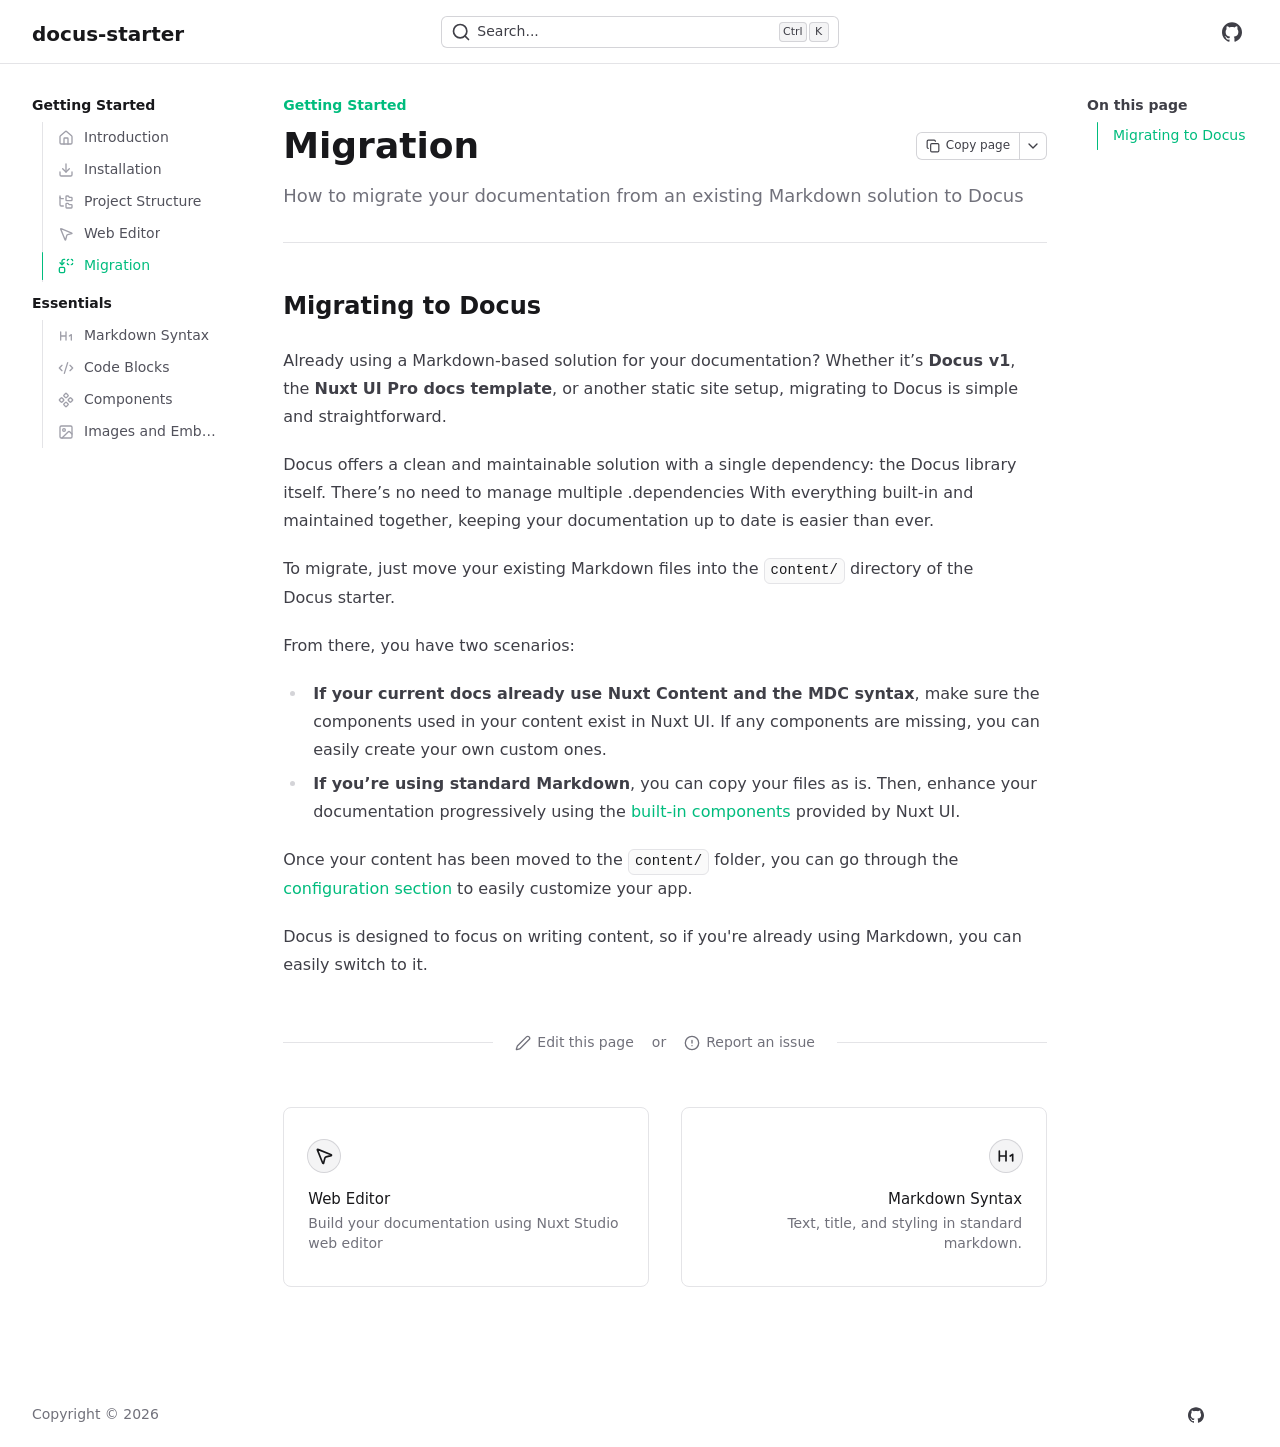
<file: getting-started/migration.html>
<!DOCTYPE html><html  lang="en" dir="ltr"><head><meta charset="utf-8"><meta name="viewport" content="width=device-width, initial-scale=1"><style id="nuxt-ui-colors">@layer base {
  :root {
  --ui-color-primary-50: var(--color-emerald-50, oklch(97.9% 0.021 166.113));
  --ui-color-primary-100: var(--color-emerald-100, oklch(95% 0.052 163.051));
  --ui-color-primary-200: var(--color-emerald-200, oklch(90.5% 0.093 164.15));
  --ui-color-primary-300: var(--color-emerald-300, oklch(84.5% 0.143 164.978));
  --ui-color-primary-400: var(--color-emerald-400, oklch(76.5% 0.177 163.223));
  --ui-color-primary-500: var(--color-emerald-500, oklch(69.6% 0.17 162.48));
  --ui-color-primary-600: var(--color-emerald-600, oklch(59.6% 0.145 163.225));
  --ui-color-primary-700: var(--color-emerald-700, oklch(50.8% 0.118 165.612));
  --ui-color-primary-800: var(--color-emerald-800, oklch(43.2% 0.095 166.913));
  --ui-color-primary-900: var(--color-emerald-900, oklch(37.8% 0.077 168.94));
  --ui-color-primary-950: var(--color-emerald-950, oklch(26.2% 0.051 172.552));
  --ui-color-secondary-50: var(--color-blue-50, oklch(97% 0.014 254.604));
  --ui-color-secondary-100: var(--color-blue-100, oklch(93.2% 0.032 255.585));
  --ui-color-secondary-200: var(--color-blue-200, oklch(88.2% 0.059 254.128));
  --ui-color-secondary-300: var(--color-blue-300, oklch(80.9% 0.105 251.813));
  --ui-color-secondary-400: var(--color-blue-400, oklch(70.7% 0.165 254.624));
  --ui-color-secondary-500: var(--color-blue-500, oklch(62.3% 0.214 259.815));
  --ui-color-secondary-600: var(--color-blue-600, oklch(54.6% 0.245 262.881));
  --ui-color-secondary-700: var(--color-blue-700, oklch(48.8% 0.243 264.376));
  --ui-color-secondary-800: var(--color-blue-800, oklch(42.4% 0.199 265.638));
  --ui-color-secondary-900: var(--color-blue-900, oklch(37.9% 0.146 265.522));
  --ui-color-secondary-950: var(--color-blue-950, oklch(28.2% 0.091 267.935));
  --ui-color-success-50: var(--color-green-50, oklch(98.2% 0.018 155.826));
  --ui-color-success-100: var(--color-green-100, oklch(96.2% 0.044 156.743));
  --ui-color-success-200: var(--color-green-200, oklch(92.5% 0.084 155.995));
  --ui-color-success-300: var(--color-green-300, oklch(87.1% 0.15 154.449));
  --ui-color-success-400: var(--color-green-400, oklch(79.2% 0.209 151.711));
  --ui-color-success-500: var(--color-green-500, oklch(72.3% 0.219 149.579));
  --ui-color-success-600: var(--color-green-600, oklch(62.7% 0.194 149.214));
  --ui-color-success-700: var(--color-green-700, oklch(52.7% 0.154 150.069));
  --ui-color-success-800: var(--color-green-800, oklch(44.8% 0.119 151.328));
  --ui-color-success-900: var(--color-green-900, oklch(39.3% 0.095 152.535));
  --ui-color-success-950: var(--color-green-950, oklch(26.6% 0.065 152.934));
  --ui-color-info-50: var(--color-blue-50, oklch(97% 0.014 254.604));
  --ui-color-info-100: var(--color-blue-100, oklch(93.2% 0.032 255.585));
  --ui-color-info-200: var(--color-blue-200, oklch(88.2% 0.059 254.128));
  --ui-color-info-300: var(--color-blue-300, oklch(80.9% 0.105 251.813));
  --ui-color-info-400: var(--color-blue-400, oklch(70.7% 0.165 254.624));
  --ui-color-info-500: var(--color-blue-500, oklch(62.3% 0.214 259.815));
  --ui-color-info-600: var(--color-blue-600, oklch(54.6% 0.245 262.881));
  --ui-color-info-700: var(--color-blue-700, oklch(48.8% 0.243 264.376));
  --ui-color-info-800: var(--color-blue-800, oklch(42.4% 0.199 265.638));
  --ui-color-info-900: var(--color-blue-900, oklch(37.9% 0.146 265.522));
  --ui-color-info-950: var(--color-blue-950, oklch(28.2% 0.091 267.935));
  --ui-color-warning-50: var(--color-yellow-50, oklch(98.7% 0.026 102.212));
  --ui-color-warning-100: var(--color-yellow-100, oklch(97.3% 0.071 103.193));
  --ui-color-warning-200: var(--color-yellow-200, oklch(94.5% 0.129 101.54));
  --ui-color-warning-300: var(--color-yellow-300, oklch(90.5% 0.182 98.111));
  --ui-color-warning-400: var(--color-yellow-400, oklch(85.2% 0.199 91.936));
  --ui-color-warning-500: var(--color-yellow-500, oklch(79.5% 0.184 86.047));
  --ui-color-warning-600: var(--color-yellow-600, oklch(68.1% 0.162 75.834));
  --ui-color-warning-700: var(--color-yellow-700, oklch(55.4% 0.135 66.442));
  --ui-color-warning-800: var(--color-yellow-800, oklch(47.6% 0.114 61.907));
  --ui-color-warning-900: var(--color-yellow-900, oklch(42.1% 0.095 57.708));
  --ui-color-warning-950: var(--color-yellow-950, oklch(28.6% 0.066 53.813));
  --ui-color-error-50: var(--color-red-50, oklch(97.1% 0.013 17.38));
  --ui-color-error-100: var(--color-red-100, oklch(93.6% 0.032 17.717));
  --ui-color-error-200: var(--color-red-200, oklch(88.5% 0.062 18.334));
  --ui-color-error-300: var(--color-red-300, oklch(80.8% 0.114 19.571));
  --ui-color-error-400: var(--color-red-400, oklch(70.4% 0.191 22.216));
  --ui-color-error-500: var(--color-red-500, oklch(63.7% 0.237 25.331));
  --ui-color-error-600: var(--color-red-600, oklch(57.7% 0.245 27.325));
  --ui-color-error-700: var(--color-red-700, oklch(50.5% 0.213 27.518));
  --ui-color-error-800: var(--color-red-800, oklch(44.4% 0.177 26.899));
  --ui-color-error-900: var(--color-red-900, oklch(39.6% 0.141 25.723));
  --ui-color-error-950: var(--color-red-950, oklch(25.8% 0.092 26.042));
  --ui-color-neutral-50: var(--color-zinc-50, oklch(98.5% 0 0));
  --ui-color-neutral-100: var(--color-zinc-100, oklch(96.7% 0.001 286.375));
  --ui-color-neutral-200: var(--color-zinc-200, oklch(92% 0.004 286.32));
  --ui-color-neutral-300: var(--color-zinc-300, oklch(87.1% 0.006 286.286));
  --ui-color-neutral-400: var(--color-zinc-400, oklch(70.5% 0.015 286.067));
  --ui-color-neutral-500: var(--color-zinc-500, oklch(55.2% 0.016 285.938));
  --ui-color-neutral-600: var(--color-zinc-600, oklch(44.2% 0.017 285.786));
  --ui-color-neutral-700: var(--color-zinc-700, oklch(37% 0.013 285.805));
  --ui-color-neutral-800: var(--color-zinc-800, oklch(27.4% 0.006 286.033));
  --ui-color-neutral-900: var(--color-zinc-900, oklch(21% 0.006 285.885));
  --ui-color-neutral-950: var(--color-zinc-950, oklch(14.1% 0.005 285.823));
  }
  :root, .light {
  --ui-primary: var(--ui-color-primary-500);
  --ui-secondary: var(--ui-color-secondary-500);
  --ui-success: var(--ui-color-success-500);
  --ui-info: var(--ui-color-info-500);
  --ui-warning: var(--ui-color-warning-500);
  --ui-error: var(--ui-color-error-500);
  }
  .dark {
  --ui-primary: var(--ui-color-primary-400);
  --ui-secondary: var(--ui-color-secondary-400);
  --ui-success: var(--ui-color-success-400);
  --ui-info: var(--ui-color-info-400);
  --ui-warning: var(--ui-color-warning-400);
  --ui-error: var(--ui-color-error-400);
  }
}</style><title>Migration - docus-starter</title><link rel="stylesheet" href="/_nuxt/entry.BbhBcEqf.css" crossorigin><style>@layer components {:where(.i-lucide\:alert-circle){display:inline-block;width:1em;height:1em;background-color:currentColor;-webkit-mask-image:var(--svg);mask-image:var(--svg);-webkit-mask-repeat:no-repeat;mask-repeat:no-repeat;-webkit-mask-size:100% 100%;mask-size:100% 100%;--svg:url("data:image/svg+xml,%3Csvg xmlns='http://www.w3.org/2000/svg' viewBox='0 0 24 24' width='24' height='24'%3E%3Cg fill='none' stroke='black' stroke-linecap='round' stroke-linejoin='round' stroke-width='2'%3E%3Ccircle cx='12' cy='12' r='10'/%3E%3Cpath d='M12 8v4m0 4h.01'/%3E%3C/g%3E%3C/svg%3E")}:where(.i-lucide\:chevron-down){display:inline-block;width:1em;height:1em;background-color:currentColor;-webkit-mask-image:var(--svg);mask-image:var(--svg);-webkit-mask-repeat:no-repeat;mask-repeat:no-repeat;-webkit-mask-size:100% 100%;mask-size:100% 100%;--svg:url("data:image/svg+xml,%3Csvg xmlns='http://www.w3.org/2000/svg' viewBox='0 0 24 24' width='24' height='24'%3E%3Cpath fill='none' stroke='black' stroke-linecap='round' stroke-linejoin='round' stroke-width='2' d='m6 9l6 6l6-6'/%3E%3C/svg%3E")}:where(.i-lucide\:code-xml){display:inline-block;width:1em;height:1em;background-color:currentColor;-webkit-mask-image:var(--svg);mask-image:var(--svg);-webkit-mask-repeat:no-repeat;mask-repeat:no-repeat;-webkit-mask-size:100% 100%;mask-size:100% 100%;--svg:url("data:image/svg+xml,%3Csvg xmlns='http://www.w3.org/2000/svg' viewBox='0 0 24 24' width='24' height='24'%3E%3Cpath fill='none' stroke='black' stroke-linecap='round' stroke-linejoin='round' stroke-width='2' d='m18 16l4-4l-4-4M6 8l-4 4l4 4m8.5-12l-5 16'/%3E%3C/svg%3E")}:where(.i-lucide\:component){display:inline-block;width:1em;height:1em;background-color:currentColor;-webkit-mask-image:var(--svg);mask-image:var(--svg);-webkit-mask-repeat:no-repeat;mask-repeat:no-repeat;-webkit-mask-size:100% 100%;mask-size:100% 100%;--svg:url("data:image/svg+xml,%3Csvg xmlns='http://www.w3.org/2000/svg' viewBox='0 0 24 24' width='24' height='24'%3E%3Cpath fill='none' stroke='black' stroke-linecap='round' stroke-linejoin='round' stroke-width='2' d='M15.536 11.293a1 1 0 0 0 0 1.414l2.376 2.377a1 1 0 0 0 1.414 0l2.377-2.377a1 1 0 0 0 0-1.414l-2.377-2.377a1 1 0 0 0-1.414 0zm-13.239 0a1 1 0 0 0 0 1.414l2.377 2.377a1 1 0 0 0 1.414 0l2.377-2.377a1 1 0 0 0 0-1.414L6.088 8.916a1 1 0 0 0-1.414 0zm6.619 6.619a1 1 0 0 0 0 1.415l2.377 2.376a1 1 0 0 0 1.414 0l2.377-2.376a1 1 0 0 0 0-1.415l-2.377-2.376a1 1 0 0 0-1.414 0zm0-13.238a1 1 0 0 0 0 1.414l2.377 2.376a1 1 0 0 0 1.414 0l2.377-2.376a1 1 0 0 0 0-1.414l-2.377-2.377a1 1 0 0 0-1.414 0z'/%3E%3C/svg%3E")}:where(.i-lucide\:copy){display:inline-block;width:1em;height:1em;background-color:currentColor;-webkit-mask-image:var(--svg);mask-image:var(--svg);-webkit-mask-repeat:no-repeat;mask-repeat:no-repeat;-webkit-mask-size:100% 100%;mask-size:100% 100%;--svg:url("data:image/svg+xml,%3Csvg xmlns='http://www.w3.org/2000/svg' viewBox='0 0 24 24' width='24' height='24'%3E%3Cg fill='none' stroke='black' stroke-linecap='round' stroke-linejoin='round' stroke-width='2'%3E%3Crect width='14' height='14' x='8' y='8' rx='2' ry='2'/%3E%3Cpath d='M4 16c-1.1 0-2-.9-2-2V4c0-1.1.9-2 2-2h10c1.1 0 2 .9 2 2'/%3E%3C/g%3E%3C/svg%3E")}:where(.i-lucide\:download){display:inline-block;width:1em;height:1em;background-color:currentColor;-webkit-mask-image:var(--svg);mask-image:var(--svg);-webkit-mask-repeat:no-repeat;mask-repeat:no-repeat;-webkit-mask-size:100% 100%;mask-size:100% 100%;--svg:url("data:image/svg+xml,%3Csvg xmlns='http://www.w3.org/2000/svg' viewBox='0 0 24 24' width='24' height='24'%3E%3Cg fill='none' stroke='black' stroke-linecap='round' stroke-linejoin='round' stroke-width='2'%3E%3Cpath d='M12 15V3m9 12v4a2 2 0 0 1-2 2H5a2 2 0 0 1-2-2v-4'/%3E%3Cpath d='m7 10l5 5l5-5'/%3E%3C/g%3E%3C/svg%3E")}:where(.i-lucide\:folder-tree){display:inline-block;width:1em;height:1em;background-color:currentColor;-webkit-mask-image:var(--svg);mask-image:var(--svg);-webkit-mask-repeat:no-repeat;mask-repeat:no-repeat;-webkit-mask-size:100% 100%;mask-size:100% 100%;--svg:url("data:image/svg+xml,%3Csvg xmlns='http://www.w3.org/2000/svg' viewBox='0 0 24 24' width='24' height='24'%3E%3Cg fill='none' stroke='black' stroke-linecap='round' stroke-linejoin='round' stroke-width='2'%3E%3Cpath d='M20 10a1 1 0 0 0 1-1V6a1 1 0 0 0-1-1h-2.5a1 1 0 0 1-.8-.4l-.9-1.2A1 1 0 0 0 15 3h-2a1 1 0 0 0-1 1v5a1 1 0 0 0 1 1Zm0 11a1 1 0 0 0 1-1v-3a1 1 0 0 0-1-1h-2.9a1 1 0 0 1-.88-.55l-.42-.85a1 1 0 0 0-.92-.6H13a1 1 0 0 0-1 1v5a1 1 0 0 0 1 1ZM3 5a2 2 0 0 0 2 2h3'/%3E%3Cpath d='M3 3v13a2 2 0 0 0 2 2h3'/%3E%3C/g%3E%3C/svg%3E")}:where(.i-lucide\:hash){display:inline-block;width:1em;height:1em;background-color:currentColor;-webkit-mask-image:var(--svg);mask-image:var(--svg);-webkit-mask-repeat:no-repeat;mask-repeat:no-repeat;-webkit-mask-size:100% 100%;mask-size:100% 100%;--svg:url("data:image/svg+xml,%3Csvg xmlns='http://www.w3.org/2000/svg' viewBox='0 0 24 24' width='24' height='24'%3E%3Cpath fill='none' stroke='black' stroke-linecap='round' stroke-linejoin='round' stroke-width='2' d='M4 9h16M4 15h16M10 3L8 21m8-18l-2 18'/%3E%3C/svg%3E")}:where(.i-lucide\:heading-1){display:inline-block;width:1em;height:1em;background-color:currentColor;-webkit-mask-image:var(--svg);mask-image:var(--svg);-webkit-mask-repeat:no-repeat;mask-repeat:no-repeat;-webkit-mask-size:100% 100%;mask-size:100% 100%;--svg:url("data:image/svg+xml,%3Csvg xmlns='http://www.w3.org/2000/svg' viewBox='0 0 24 24' width='24' height='24'%3E%3Cpath fill='none' stroke='black' stroke-linecap='round' stroke-linejoin='round' stroke-width='2' d='M4 12h8m-8 6V6m8 12V6m5 6l3-2v8'/%3E%3C/svg%3E")}:where(.i-lucide\:house){display:inline-block;width:1em;height:1em;background-color:currentColor;-webkit-mask-image:var(--svg);mask-image:var(--svg);-webkit-mask-repeat:no-repeat;mask-repeat:no-repeat;-webkit-mask-size:100% 100%;mask-size:100% 100%;--svg:url("data:image/svg+xml,%3Csvg xmlns='http://www.w3.org/2000/svg' viewBox='0 0 24 24' width='24' height='24'%3E%3Cg fill='none' stroke='black' stroke-linecap='round' stroke-linejoin='round' stroke-width='2'%3E%3Cpath d='M15 21v-8a1 1 0 0 0-1-1h-4a1 1 0 0 0-1 1v8'/%3E%3Cpath d='M3 10a2 2 0 0 1 .709-1.528l7-5.999a2 2 0 0 1 2.582 0l7 5.999A2 2 0 0 1 21 10v9a2 2 0 0 1-2 2H5a2 2 0 0 1-2-2z'/%3E%3C/g%3E%3C/svg%3E")}:where(.i-lucide\:image){display:inline-block;width:1em;height:1em;background-color:currentColor;-webkit-mask-image:var(--svg);mask-image:var(--svg);-webkit-mask-repeat:no-repeat;mask-repeat:no-repeat;-webkit-mask-size:100% 100%;mask-size:100% 100%;--svg:url("data:image/svg+xml,%3Csvg xmlns='http://www.w3.org/2000/svg' viewBox='0 0 24 24' width='24' height='24'%3E%3Cg fill='none' stroke='black' stroke-linecap='round' stroke-linejoin='round' stroke-width='2'%3E%3Crect width='18' height='18' x='3' y='3' rx='2' ry='2'/%3E%3Ccircle cx='9' cy='9' r='2'/%3E%3Cpath d='m21 15l-3.086-3.086a2 2 0 0 0-2.828 0L6 21'/%3E%3C/g%3E%3C/svg%3E")}:where(.i-lucide\:mouse-pointer-2){display:inline-block;width:1em;height:1em;background-color:currentColor;-webkit-mask-image:var(--svg);mask-image:var(--svg);-webkit-mask-repeat:no-repeat;mask-repeat:no-repeat;-webkit-mask-size:100% 100%;mask-size:100% 100%;--svg:url("data:image/svg+xml,%3Csvg xmlns='http://www.w3.org/2000/svg' viewBox='0 0 24 24' width='24' height='24'%3E%3Cpath fill='none' stroke='black' stroke-linecap='round' stroke-linejoin='round' stroke-width='2' d='M4.037 4.688a.495.495 0 0 1 .651-.651l16 6.5a.5.5 0 0 1-.063.947l-6.124 1.58a2 2 0 0 0-1.438 1.435l-1.579 6.126a.5.5 0 0 1-.947.063z'/%3E%3C/svg%3E")}:where(.i-lucide\:pen){display:inline-block;width:1em;height:1em;background-color:currentColor;-webkit-mask-image:var(--svg);mask-image:var(--svg);-webkit-mask-repeat:no-repeat;mask-repeat:no-repeat;-webkit-mask-size:100% 100%;mask-size:100% 100%;--svg:url("data:image/svg+xml,%3Csvg xmlns='http://www.w3.org/2000/svg' viewBox='0 0 24 24' width='24' height='24'%3E%3Cpath fill='none' stroke='black' stroke-linecap='round' stroke-linejoin='round' stroke-width='2' d='M21.174 6.812a1 1 0 0 0-3.986-3.987L3.842 16.174a2 2 0 0 0-.5.83l-1.321 4.352a.5.5 0 0 0 .623.622l4.353-1.32a2 2 0 0 0 .83-.497z'/%3E%3C/svg%3E")}:where(.i-lucide\:replace){display:inline-block;width:1em;height:1em;background-color:currentColor;-webkit-mask-image:var(--svg);mask-image:var(--svg);-webkit-mask-repeat:no-repeat;mask-repeat:no-repeat;-webkit-mask-size:100% 100%;mask-size:100% 100%;--svg:url("data:image/svg+xml,%3Csvg xmlns='http://www.w3.org/2000/svg' viewBox='0 0 24 24' width='24' height='24'%3E%3Cg fill='none' stroke='black' stroke-linecap='round' stroke-linejoin='round' stroke-width='2'%3E%3Cpath d='M14 4a2 2 0 0 1 2-2m0 8a2 2 0 0 1-2-2m6-6a2 2 0 0 1 2 2m0 4a2 2 0 0 1-2 2M3 7l3 3l3-3'/%3E%3Cpath d='M6 10V5a3 3 0 0 1 3-3h1'/%3E%3Crect width='8' height='8' x='2' y='14' rx='2'/%3E%3C/g%3E%3C/svg%3E")}:where(.i-lucide\:search){display:inline-block;width:1em;height:1em;background-color:currentColor;-webkit-mask-image:var(--svg);mask-image:var(--svg);-webkit-mask-repeat:no-repeat;mask-repeat:no-repeat;-webkit-mask-size:100% 100%;mask-size:100% 100%;--svg:url("data:image/svg+xml,%3Csvg xmlns='http://www.w3.org/2000/svg' viewBox='0 0 24 24' width='24' height='24'%3E%3Cg fill='none' stroke='black' stroke-linecap='round' stroke-linejoin='round' stroke-width='2'%3E%3Cpath d='m21 21l-4.34-4.34'/%3E%3Ccircle cx='11' cy='11' r='8'/%3E%3C/g%3E%3C/svg%3E")}:where(.i-simple-icons\:github){display:inline-block;width:1em;height:1em;background-color:currentColor;-webkit-mask-image:var(--svg);mask-image:var(--svg);-webkit-mask-repeat:no-repeat;mask-repeat:no-repeat;-webkit-mask-size:100% 100%;mask-size:100% 100%;--svg:url("data:image/svg+xml,%3Csvg xmlns='http://www.w3.org/2000/svg' viewBox='0 0 24 24' width='24' height='24'%3E%3Cpath fill='black' d='M12 .297c-6.63 0-12 5.373-12 12c0 5.303 3.438 9.8 8.205 11.385c.6.113.82-.258.82-.577c0-.285-.01-1.04-.015-2.04c-3.338.724-4.042-1.61-4.042-1.61C4.422 18.07 3.633 17.7 3.633 17.7c-1.087-.744.084-.729.084-.729c1.205.084 1.838 1.236 1.838 1.236c1.07 1.835 2.809 1.305 3.495.998c.108-.776.417-1.305.76-1.605c-2.665-.3-5.466-1.332-5.466-5.93c0-1.31.465-2.38 1.235-3.22c-.135-.303-.54-1.523.105-3.176c0 0 1.005-.322 3.3 1.23c.96-.267 1.98-.399 3-.405c1.02.006 2.04.138 3 .405c2.28-1.552 3.285-1.23 3.285-1.23c.645 1.653.24 2.873.12 3.176c.765.84 1.23 1.91 1.23 3.22c0 4.61-2.805 5.625-5.475 5.92c.42.36.81 1.096.81 2.22c0 1.606-.015 2.896-.015 3.286c0 .315.21.69.825.57C20.565 22.092 24 17.592 24 12.297c0-6.627-5.373-12-12-12'/%3E%3C/svg%3E")}}</style><link rel="preload" as="fetch" crossorigin="anonymous" href="/getting-started/migration/_payload.json?e6b4f6ba-1490-4334-b11d-6ea869648b06"><link rel="modulepreload" as="script" crossorigin href="/_nuxt/C_VYumOx.js"><link rel="modulepreload" as="script" crossorigin href="/_nuxt/Du3OnPYR.js"><link rel="modulepreload" as="script" crossorigin href="/_nuxt/DobmZ6U3.js"><link rel="modulepreload" as="script" crossorigin href="/_nuxt/CFGWSoUo.js"><link rel="modulepreload" as="script" crossorigin href="/_nuxt/DDkdV05u.js"><link rel="modulepreload" as="script" crossorigin href="/_nuxt/DdCkbHfn.js"><link rel="modulepreload" as="script" crossorigin href="/_nuxt/BBA68Iq_.js"><link rel="modulepreload" as="script" crossorigin href="/_nuxt/ig-Nu4J2.js"><link rel="modulepreload" as="script" crossorigin href="/_nuxt/BcyO1o0D.js"><link rel="modulepreload" as="script" crossorigin href="/_nuxt/-ZMvfIWE.js"><link rel="modulepreload" as="script" crossorigin href="/_nuxt/BAFc-tX3.js"><link rel="modulepreload" as="script" crossorigin href="/_nuxt/znVVpEyZ.js"><link rel="preload" as="fetch" fetchpriority="low" crossorigin="anonymous" href="/_nuxt/builds/meta/e6b4f6ba-1490-4334-b11d-6ea869648b06.json"><link rel="prefetch" as="style" crossorigin href="/_nuxt/index.BKsJv0if.css"><link rel="prefetch" as="script" crossorigin href="/_nuxt/BNmbWR-8.js"><link rel="prefetch" as="script" crossorigin href="/_nuxt/aYUi0kow.js"><link rel="prefetch" as="script" crossorigin href="/_nuxt/BMp3Theq.js"><link rel="prefetch" as="script" crossorigin href="/_nuxt/leKMFsjQ.js"><meta property="og:image" content="/__og-image__/static/getting-started/migration/og.png"><meta property="og:image:type" content="image/png"><meta name="twitter:card" content="summary_large_image"><meta name="twitter:image" content="/__og-image__/static/getting-started/migration/og.png"><meta name="twitter:image:src" content="/__og-image__/static/getting-started/migration/og.png"><meta property="og:image:width" content="1200"><meta name="twitter:image:width" content="1200"><meta property="og:image:height" content="600"><meta name="twitter:image:height" content="600"><meta name="robots" content="index, follow, max-image-preview:large, max-snippet:-1, max-video-preview:-1"><link rel="icon" href="/favicon.ico"><meta name="description" content=" How to migrate your documentation from an existing Markdown solution to Docus"><meta property="og:site_name" content="docus-starter"><meta property="og:title" content="Migration"><meta property="og:description" content=" How to migrate your documentation from an existing Markdown solution to Docus"><script type="module" src="/_nuxt/C_VYumOx.js" crossorigin></script><script>"use strict";(()=>{const t=window,e=document.documentElement,c=["dark","light"],n=getStorageValue("localStorage","nuxt-color-mode")||"system";let i=n==="system"?u():n;const r=e.getAttribute("data-color-mode-forced");r&&(i=r),l(i),t["__NUXT_COLOR_MODE__"]={preference:n,value:i,getColorScheme:u,addColorScheme:l,removeColorScheme:d};function l(o){const s=""+o+"",a="";e.classList?e.classList.add(s):e.className+=" "+s,a&&e.setAttribute("data-"+a,o)}function d(o){const s=""+o+"",a="";e.classList?e.classList.remove(s):e.className=e.className.replace(new RegExp(s,"g"),""),a&&e.removeAttribute("data-"+a)}function f(o){return t.matchMedia("(prefers-color-scheme"+o+")")}function u(){if(t.matchMedia&&f("").media!=="not all"){for(const o of c)if(f(":"+o).matches)return o}return"light"}})();function getStorageValue(t,e){switch(t){case"localStorage":return window.localStorage.getItem(e);case"sessionStorage":return window.sessionStorage.getItem(e);case"cookie":return getCookie(e);default:return null}}function getCookie(t){const c=("; "+window.document.cookie).split("; "+t+"=");if(c.length===2)return c.pop()?.split(";").shift()}</script></head><body><div id="__nuxt" class="isolate"><!--[--><!--[--><!--[--><!--[--><!--[--><div class="nuxt-loading-indicator" style="position:fixed;top:0;right:0;left:0;pointer-events:none;width:auto;height:3px;opacity:0;background:var(--ui-primary);background-size:Infinity% auto;transform:scaleX(0%);transform-origin:left;transition:transform 0.1s, height 0.4s, opacity 0.4s;z-index:999999;"></div><!--[--><!----><!----><!----><header class="bg-default/75 backdrop-blur border-b border-default h-(--ui-header-height) sticky top-0 z-50"><!--[--><!--]--><div class="w-full max-w-(--ui-container) mx-auto px-4 sm:px-6 lg:px-8 flex items-center justify-between gap-3 h-full"><!--[--><div class="lg:flex-1 flex items-center gap-1.5"><!----><!--[--><a href="/" aria-label="docus-starter" class="focus-visible:outline-primary hover:text-default transition-colors shrink-0 font-bold text-xl text-highlighted flex items-end gap-1.5"><!--[--><!--[--><!--[--><span class="h-6 w-auto shrink-0">docus-starter</span><!--]--><!--]--><!--]--></a><!--]--></div><div class="hidden lg:flex flex-1"><!--[--><!--[--><!----><!--[--><!--[--><button type="button" class="rounded-md font-medium inline-flex items-center disabled:cursor-not-allowed aria-disabled:cursor-not-allowed disabled:opacity-75 aria-disabled:opacity-75 transition-colors px-2.5 py-1.5 text-sm gap-1.5 ring ring-inset ring-accented text-default bg-default hover:bg-elevated active:bg-elevated disabled:bg-default aria-disabled:bg-default focus:outline-none focus-visible:ring-2 focus-visible:ring-inverted w-full"><!--[--><!--[--><span class="iconify i-lucide:search shrink-0 size-5" aria-hidden="true" style=""></span><!--]--><!--[--><span class="truncate">Search...</span><!--]--><!--[--><div class="hidden lg:flex items-center gap-0.5 ms-auto"><!--[--><!--[--><kbd class="inline-flex items-center justify-center px-1 rounded-sm font-medium font-sans h-5 min-w-[20px] text-[11px] ring ring-inset ring-accented text-default bg-elevated"><!--[--> <!--]--></kbd><kbd class="inline-flex items-center justify-center px-1 rounded-sm font-medium font-sans h-5 min-w-[20px] text-[11px] ring ring-inset ring-accented text-default bg-elevated"><!--[-->K<!--]--></kbd><!--]--><!--]--></div><!--]--><!--]--></button><!--]--><!--]--><!--]--><!--]--></div><div class="flex items-center justify-end lg:flex-1 gap-1.5"><!--[--><div></div><!----><!--[--><!----><!--[--><!--[--><button type="button" aria-label="Search..." class="rounded-md font-medium inline-flex items-center disabled:cursor-not-allowed aria-disabled:cursor-not-allowed disabled:opacity-75 aria-disabled:opacity-75 transition-colors text-sm gap-1.5 text-default hover:bg-elevated active:bg-elevated focus:outline-none focus-visible:bg-elevated hover:disabled:bg-transparent dark:hover:disabled:bg-transparent hover:aria-disabled:bg-transparent dark:hover:aria-disabled:bg-transparent p-1.5 lg:hidden"><!--[--><!--[--><span class="iconify i-lucide:search shrink-0 size-5" aria-hidden="true" style=""></span><!--]--><!--[--><!----><!--]--><!--[--><!----><!--]--><!--]--></button><!--]--><!--]--><!--]--><!--[--><div class="h-8 w-8 animate-pulse bg-neutral-200 dark:bg-neutral-800 rounded-md"></div><!--]--><!--[--><!--[--><!--[--><a href="https://github.com/larbish/docus-default" rel="noopener noreferrer" target="_blank" aria-label="GitHub" class="rounded-md font-medium inline-flex items-center disabled:cursor-not-allowed aria-disabled:cursor-not-allowed disabled:opacity-75 aria-disabled:opacity-75 transition-colors text-sm gap-1.5 text-default hover:bg-elevated active:bg-elevated focus:outline-none focus-visible:bg-elevated hover:disabled:bg-transparent dark:hover:disabled:bg-transparent hover:aria-disabled:bg-transparent dark:hover:aria-disabled:bg-transparent p-1.5"><!--[--><!--[--><span class="iconify i-simple-icons:github shrink-0 size-5" aria-hidden="true" style=""></span><!--]--><!--[--><!----><!--]--><!--[--><!----><!--]--><!--]--></a><!--]--><!--]--><!--]--><!--]--><!--[--><!--[--><!--[--><button type="button" class="rounded-md font-medium inline-flex items-center disabled:cursor-not-allowed aria-disabled:cursor-not-allowed disabled:opacity-75 aria-disabled:opacity-75 transition-colors text-xs gap-1.5 text-default hover:bg-elevated active:bg-elevated focus:outline-none focus-visible:bg-elevated hover:disabled:bg-transparent dark:hover:disabled:bg-transparent hover:aria-disabled:bg-transparent dark:hover:aria-disabled:bg-transparent p-1.5 -me-1.5 lg:hidden"><!--[--><!--[--><!----><!--]--><!--[--><svg xmlns="http://www.w3.org/2000/svg" class="size-5" viewBox="0 0 24 24" fill="none" stroke="currentColor" stroke-width="2" stroke-linecap="round" stroke-linejoin="round"><line x1="4" y1="6" x2="20" y2="6" class="outline-none"></line><line x1="4" y1="12" x2="20" y2="12" class="outline-none"></line><line x1="4" y1="18" x2="20" y2="18" class="outline-none"></line></svg><!--]--><!--[--><!----><!--]--><!--]--></button><!--]--><!--]--><!--]--></div><!--]--></div><!--[--><!--]--></header><!--[--><!----><!----><!--]--><!--]--><main class="min-h-[calc(100vh-var(--ui-header-height))]"><!--[--><div class="w-full max-w-(--ui-container) mx-auto px-4 sm:px-6 lg:px-8"><!--[--><div class="flex flex-col lg:grid lg:grid-cols-10 lg:gap-10"><aside class="hidden overflow-y-auto lg:block lg:max-h-[calc(100vh-var(--ui-header-height))] lg:sticky lg:top-(--ui-header-height) py-8 lg:ps-4 lg:-ms-4 lg:pe-6.5 lg:col-span-2"><div class="relative"><!----><!--[--><div></div><!--[--><!----><nav><ul class="isolate -mx-2.5 -mt-1.5"><!--[--><!--[--><!--[--><li data-state="open" data-orientation="vertical" class="flex flex-col data-[state=open]:mb-1.5"><!--[--><!--[--><button type="button" aria-controls aria-expanded="true" data-state="open" id="reka-accordion-trigger-v-0-3-0" data-reka-collection-item data-orientation="vertical" class="group relative w-full px-2.5 py-1.5 before:inset-y-px before:inset-x-0 flex items-center gap-1.5 text-sm before:absolute before:z-[-1] before:rounded-md focus:outline-none focus-visible:outline-none focus-visible:before:ring-inset focus-visible:before:ring-2 text-toned hover:after:bg-accented focus-visible:before:ring-primary hover:text-highlighted data-[state=open]:text-highlighted transition-colors font-semibold focus-visible:ring-primary"><!--[--><!--[--><!--[--><!--[--><!----><!--]--><span class="truncate"><!--[-->Getting Started<!--]--><!----></span><span class="ms-auto gap-1.5 items-center hidden"><!--[--><!----><span class="iconify i-lucide:chevron-down size-5 transform transition-transform duration-200 shrink-0 group-data-[state=open]:rotate-180" aria-hidden="true" style=""></span><!--]--></span><!--]--><!--]--><!--]--></button><div role="region" aria-labelledby="reka-accordion-trigger-v-0-3-0" data-orientation="vertical" style="--reka-accordion-content-width:var(--reka-collapsible-content-width);--reka-accordion-content-height:var(--reka-collapsible-content-height);--reka-collapsible-content-height:0px;--reka-collapsible-content-width:0px;" class="data-[state=open]:animate-[accordion-down_200ms_ease-out] data-[state=closed]:animate-[accordion-up_200ms_ease-out] overflow-hidden focus:outline-none" id="reka-collapsible-content-v-0-3-1"><!--[--><!--[--><!--[--><!----><ul class="ms-5 border-s border-default"><!--[--><!--[--><!--[--><li class="ps-1.5 -ms-px"><!--[--><a href="/getting-started/introduction" class="group relative w-full px-2.5 py-1.5 before:inset-y-px before:inset-x-0 flex items-center gap-1.5 text-sm before:absolute before:z-[-1] before:rounded-md focus:outline-none focus-visible:outline-none focus-visible:before:ring-inset focus-visible:before:ring-2 text-toned hover:after:bg-accented focus-visible:before:ring-primary after:absolute after:-left-1.5 after:inset-y-0.5 after:block after:w-px after:rounded-full after:transition-colors hover:text-highlighted data-[state=open]:text-highlighted transition-colors"><!--[--><!--[--><!--[--><span class="iconify i-lucide:house shrink-0 size-4 mr-1 text-dimmed group-hover:text-default group-data-[state=open]:text-default transition-colors" aria-hidden="true" style=""></span><!--]--><span class="truncate"><!--[-->Introduction<!--]--><!----></span><!----><!--]--><!--]--></a><!--]--></li><!--]--><!--[--><li class="ps-1.5 -ms-px"><!--[--><a href="/getting-started/installation" class="group relative w-full px-2.5 py-1.5 before:inset-y-px before:inset-x-0 flex items-center gap-1.5 text-sm before:absolute before:z-[-1] before:rounded-md focus:outline-none focus-visible:outline-none focus-visible:before:ring-inset focus-visible:before:ring-2 text-toned hover:after:bg-accented focus-visible:before:ring-primary after:absolute after:-left-1.5 after:inset-y-0.5 after:block after:w-px after:rounded-full after:transition-colors hover:text-highlighted data-[state=open]:text-highlighted transition-colors"><!--[--><!--[--><!--[--><span class="iconify i-lucide:download shrink-0 size-4 mr-1 text-dimmed group-hover:text-default group-data-[state=open]:text-default transition-colors" aria-hidden="true" style=""></span><!--]--><span class="truncate"><!--[-->Installation<!--]--><!----></span><!----><!--]--><!--]--></a><!--]--></li><!--]--><!--[--><li class="ps-1.5 -ms-px"><!--[--><a href="/getting-started/project-structure" class="group relative w-full px-2.5 py-1.5 before:inset-y-px before:inset-x-0 flex items-center gap-1.5 text-sm before:absolute before:z-[-1] before:rounded-md focus:outline-none focus-visible:outline-none focus-visible:before:ring-inset focus-visible:before:ring-2 text-toned hover:after:bg-accented focus-visible:before:ring-primary after:absolute after:-left-1.5 after:inset-y-0.5 after:block after:w-px after:rounded-full after:transition-colors hover:text-highlighted data-[state=open]:text-highlighted transition-colors"><!--[--><!--[--><!--[--><span class="iconify i-lucide:folder-tree shrink-0 size-4 mr-1 text-dimmed group-hover:text-default group-data-[state=open]:text-default transition-colors" aria-hidden="true" style=""></span><!--]--><span class="truncate"><!--[-->Project Structure<!--]--><!----></span><!----><!--]--><!--]--></a><!--]--></li><!--]--><!--[--><li class="ps-1.5 -ms-px"><!--[--><a href="/getting-started/studio" class="group relative w-full px-2.5 py-1.5 before:inset-y-px before:inset-x-0 flex items-center gap-1.5 text-sm before:absolute before:z-[-1] before:rounded-md focus:outline-none focus-visible:outline-none focus-visible:before:ring-inset focus-visible:before:ring-2 text-toned hover:after:bg-accented focus-visible:before:ring-primary after:absolute after:-left-1.5 after:inset-y-0.5 after:block after:w-px after:rounded-full after:transition-colors hover:text-highlighted data-[state=open]:text-highlighted transition-colors"><!--[--><!--[--><!--[--><span class="iconify i-lucide:mouse-pointer-2 shrink-0 size-4 mr-1 text-dimmed group-hover:text-default group-data-[state=open]:text-default transition-colors" aria-hidden="true" style=""></span><!--]--><span class="truncate"><!--[-->Web Editor<!--]--><!----></span><!----><!--]--><!--]--></a><!--]--></li><!--]--><!--[--><li class="ps-1.5 -ms-px"><!--[--><a href="/getting-started/migration" class="group relative w-full px-2.5 py-1.5 before:inset-y-px before:inset-x-0 flex items-center gap-1.5 text-sm before:absolute before:z-[-1] before:rounded-md focus:outline-none focus-visible:outline-none focus-visible:before:ring-inset focus-visible:before:ring-2 font-medium focus-visible:before:ring-primary after:absolute after:-left-1.5 after:inset-y-0.5 after:block after:w-px after:rounded-full after:transition-colors text-primary after:bg-primary"><!--[--><!--[--><!--[--><span class="iconify i-lucide:replace shrink-0 size-4 mr-1 text-primary group-data-[state=open]:text-primary" aria-hidden="true" style=""></span><!--]--><span class="truncate"><!--[-->Migration<!--]--><!----></span><!----><!--]--><!--]--></a><!--]--></li><!--]--><!--]--><!--]--></ul><!--]--><!--]--><!--]--></div><!--]--><!--]--></li><!--]--><!--[--><li data-state="open" data-orientation="vertical" class="flex flex-col data-[state=open]:mb-1.5"><!--[--><!--[--><button type="button" aria-controls aria-expanded="true" data-state="open" id="reka-accordion-trigger-v-0-3-2" data-reka-collection-item data-orientation="vertical" class="group relative w-full px-2.5 py-1.5 before:inset-y-px before:inset-x-0 flex items-center gap-1.5 text-sm before:absolute before:z-[-1] before:rounded-md focus:outline-none focus-visible:outline-none focus-visible:before:ring-inset focus-visible:before:ring-2 text-toned hover:after:bg-accented focus-visible:before:ring-primary hover:text-highlighted data-[state=open]:text-highlighted transition-colors font-semibold focus-visible:ring-primary"><!--[--><!--[--><!--[--><!--[--><!----><!--]--><span class="truncate"><!--[-->Essentials<!--]--><!----></span><span class="ms-auto gap-1.5 items-center hidden"><!--[--><!----><span class="iconify i-lucide:chevron-down size-5 transform transition-transform duration-200 shrink-0 group-data-[state=open]:rotate-180" aria-hidden="true" style=""></span><!--]--></span><!--]--><!--]--><!--]--></button><div role="region" aria-labelledby="reka-accordion-trigger-v-0-3-2" data-orientation="vertical" style="--reka-accordion-content-width:var(--reka-collapsible-content-width);--reka-accordion-content-height:var(--reka-collapsible-content-height);--reka-collapsible-content-height:0px;--reka-collapsible-content-width:0px;" class="data-[state=open]:animate-[accordion-down_200ms_ease-out] data-[state=closed]:animate-[accordion-up_200ms_ease-out] overflow-hidden focus:outline-none" id="reka-collapsible-content-v-0-3-3"><!--[--><!--[--><!--[--><!----><ul class="ms-5 border-s border-default"><!--[--><!--[--><!--[--><li class="ps-1.5 -ms-px"><!--[--><a href="/essentials/markdown-syntax" class="group relative w-full px-2.5 py-1.5 before:inset-y-px before:inset-x-0 flex items-center gap-1.5 text-sm before:absolute before:z-[-1] before:rounded-md focus:outline-none focus-visible:outline-none focus-visible:before:ring-inset focus-visible:before:ring-2 text-toned hover:after:bg-accented focus-visible:before:ring-primary after:absolute after:-left-1.5 after:inset-y-0.5 after:block after:w-px after:rounded-full after:transition-colors hover:text-highlighted data-[state=open]:text-highlighted transition-colors"><!--[--><!--[--><!--[--><span class="iconify i-lucide:heading-1 shrink-0 size-4 mr-1 text-dimmed group-hover:text-default group-data-[state=open]:text-default transition-colors" aria-hidden="true" style=""></span><!--]--><span class="truncate"><!--[-->Markdown Syntax<!--]--><!----></span><!----><!--]--><!--]--></a><!--]--></li><!--]--><!--[--><li class="ps-1.5 -ms-px"><!--[--><a href="/essentials/code-blocks" class="group relative w-full px-2.5 py-1.5 before:inset-y-px before:inset-x-0 flex items-center gap-1.5 text-sm before:absolute before:z-[-1] before:rounded-md focus:outline-none focus-visible:outline-none focus-visible:before:ring-inset focus-visible:before:ring-2 text-toned hover:after:bg-accented focus-visible:before:ring-primary after:absolute after:-left-1.5 after:inset-y-0.5 after:block after:w-px after:rounded-full after:transition-colors hover:text-highlighted data-[state=open]:text-highlighted transition-colors"><!--[--><!--[--><!--[--><span class="iconify i-lucide:code-xml shrink-0 size-4 mr-1 text-dimmed group-hover:text-default group-data-[state=open]:text-default transition-colors" aria-hidden="true" style=""></span><!--]--><span class="truncate"><!--[-->Code Blocks<!--]--><!----></span><!----><!--]--><!--]--></a><!--]--></li><!--]--><!--[--><li class="ps-1.5 -ms-px"><!--[--><a href="/essentials/components" class="group relative w-full px-2.5 py-1.5 before:inset-y-px before:inset-x-0 flex items-center gap-1.5 text-sm before:absolute before:z-[-1] before:rounded-md focus:outline-none focus-visible:outline-none focus-visible:before:ring-inset focus-visible:before:ring-2 text-toned hover:after:bg-accented focus-visible:before:ring-primary after:absolute after:-left-1.5 after:inset-y-0.5 after:block after:w-px after:rounded-full after:transition-colors hover:text-highlighted data-[state=open]:text-highlighted transition-colors"><!--[--><!--[--><!--[--><span class="iconify i-lucide:component shrink-0 size-4 mr-1 text-dimmed group-hover:text-default group-data-[state=open]:text-default transition-colors" aria-hidden="true" style=""></span><!--]--><span class="truncate"><!--[-->Components<!--]--><!----></span><!----><!--]--><!--]--></a><!--]--></li><!--]--><!--[--><li class="ps-1.5 -ms-px"><!--[--><a href="/essentials/images-embeds" class="group relative w-full px-2.5 py-1.5 before:inset-y-px before:inset-x-0 flex items-center gap-1.5 text-sm before:absolute before:z-[-1] before:rounded-md focus:outline-none focus-visible:outline-none focus-visible:before:ring-inset focus-visible:before:ring-2 text-toned hover:after:bg-accented focus-visible:before:ring-primary after:absolute after:-left-1.5 after:inset-y-0.5 after:block after:w-px after:rounded-full after:transition-colors hover:text-highlighted data-[state=open]:text-highlighted transition-colors"><!--[--><!--[--><!--[--><span class="iconify i-lucide:image shrink-0 size-4 mr-1 text-dimmed group-hover:text-default group-data-[state=open]:text-default transition-colors" aria-hidden="true" style=""></span><!--]--><span class="truncate"><!--[-->Images and Embeds<!--]--><!----></span><!----><!--]--><!--]--></a><!--]--></li><!--]--><!--]--><!--]--></ul><!--]--><!--]--><!--]--></div><!--]--><!--]--></li><!--]--><!--]--><!--]--></ul></nav><!--]--><!--]--><!--[--><!--]--></div></aside><div class="lg:col-span-8"><!--[--><!--[--><div class="flex flex-col lg:grid lg:grid-cols-10 lg:gap-10"><!----><div class="lg:col-span-8"><!--[--><div class="relative border-b border-default py-8"><div class="mb-2.5 text-sm font-semibold text-primary flex items-center gap-1.5"><!--[-->Getting Started<!--]--></div><div class=""><div class="flex lg:flex-row lg:items-center lg:justify-between gap-4 flex-row items-center flex-wrap justify-between"><h1 class="text-3xl sm:text-4xl text-pretty font-bold text-highlighted"><!--[-->Migration<!--]--></h1><div class="flex flex-wrap items-center gap-1.5"><!--[--><!--[--><!--]--><div class="relative inline-flex -space-x-px"><!--[--><!--[--><!--[--><button type="button" class="rounded-md font-medium inline-flex items-center disabled:cursor-not-allowed aria-disabled:cursor-not-allowed disabled:opacity-75 aria-disabled:opacity-75 transition-colors not-only:first:rounded-e-none not-only:last:rounded-s-none not-last:not-first:rounded-none focus-visible:z-[1] px-2.5 py-1.5 text-xs gap-1.5 ring ring-inset ring-accented text-default bg-default hover:bg-elevated active:bg-elevated disabled:bg-default aria-disabled:bg-default focus:outline-none focus-visible:ring-2 focus-visible:ring-inverted"><!--[--><!--[--><span class="iconify i-lucide:copy shrink-0 text-neutral size-3.5" aria-hidden="true" style=""></span><!--]--><!--[--><span class="truncate">Copy page</span><!--]--><!--[--><!----><!--]--><!--]--></button><!--]--><!--]--><!--[--><!--[--><!--[--><!--[--><!--[--><button type="button" id="reka-dropdown-menu-trigger-v-0-3-11-0" aria-haspopup="menu" aria-expanded="false" data-state="closed" class="rounded-md font-medium inline-flex items-center disabled:cursor-not-allowed aria-disabled:cursor-not-allowed disabled:opacity-75 aria-disabled:opacity-75 transition-colors not-only:first:rounded-e-none not-only:last:rounded-s-none not-last:not-first:rounded-none focus-visible:z-[1] text-xs gap-1.5 ring ring-inset ring-accented text-default bg-default hover:bg-elevated active:bg-elevated disabled:bg-default aria-disabled:bg-default focus:outline-none focus-visible:ring-2 focus-visible:ring-inverted p-1.5"><!--[--><!--[--><span class="iconify i-lucide:chevron-down shrink-0 size-4" aria-hidden="true" style=""></span><!--]--><!--[--><!----><!--]--><!--[--><!----><!--]--><!--]--></button><!--]--><!--]--><!--[--><!----><!----><!--]--><!--]--><!--]--><!--]--><!--]--></div><!--]--></div></div><div class="text-lg text-pretty text-muted mt-4"><!--[--> How to migrate your documentation from an existing Markdown solution to Docus<!--]--></div><!--[--><!--]--></div></div><div class="mt-8 pb-24 space-y-12"><!--[--><div><h2 id="migrating-to-docus" class="relative text-2xl text-highlighted font-bold mt-12 mb-6 scroll-mt-[calc(48px+45px+var(--ui-header-height))] lg:scroll-mt-[calc(48px+var(--ui-header-height))] [&amp;&gt;a]:focus-visible:outline-primary [&amp;&gt;a&gt;code]:border-dashed hover:[&amp;&gt;a&gt;code]:border-primary hover:[&amp;&gt;a&gt;code]:text-primary [&amp;&gt;a&gt;code]:text-xl/7 [&amp;&gt;a&gt;code]:font-bold [&amp;&gt;a&gt;code]:transition-colors"><a href="#migrating-to-docus" class="group lg:ps-2 lg:-ms-2"><span class="absolute -ms-8 top-1 opacity-0 group-hover:opacity-100 group-focus:opacity-100 p-1 bg-elevated hover:text-primary rounded-md hidden lg:flex text-muted transition"><span class="iconify i-lucide:hash size-4 shrink-0" aria-hidden="true" style=""></span></span><!--[--><strong><!--[-->Migrating to Docus<!--]--></strong><!--]--></a></h2><p class="my-5 leading-7 text-pretty"><!--[-->Already using a Markdown-based solution for your documentation? Whether it’s <strong><!--[-->Docus v1<!--]--></strong>, the <strong><!--[-->Nuxt UI Pro docs template<!--]--></strong>, or another static site setup, migrating to Docus is simple and straightforward.<!--]--></p><p class="my-5 leading-7 text-pretty"><!--[-->Docus offers a clean and maintainable solution with a single dependency: the Docus library itself. There’s no need to manage multiple .dependencies With everything built-in and maintained together, keeping your documentation up to date is easier than ever.<!--]--></p><p class="my-5 leading-7 text-pretty"><!--[-->To migrate, just move your existing Markdown files into the <code class="px-1.5 py-0.5 text-sm font-mono font-medium rounded-md inline-block border border-muted text-highlighted bg-muted"><!--[-->content/<!--]--></code> directory of the Docus starter.<!--]--></p><p class="my-5 leading-7 text-pretty"><!--[-->From there, you have two scenarios:<!--]--></p><ul class="list-disc ps-6 my-5 marker:text-(--ui-border-accented)"><!--[--><li class="my-1.5 ps-1.5 leading-7 [&amp;&gt;ul]:my-0"><!--[--><strong><!--[-->If your current docs already use Nuxt Content and the MDC syntax<!--]--></strong>, make sure the components used in your content exist in Nuxt UI. If any components are missing, you can easily create your own custom ones.<!--]--></li><li class="my-1.5 ps-1.5 leading-7 [&amp;&gt;ul]:my-0"><!--[--><strong><!--[-->If you’re using standard Markdown<!--]--></strong>, you can copy your files as is. Then, enhance your documentation progressively using the <!--[--><a href="https://docus.dev/essentials/components" rel="nofollow" class="text-primary border-b border-transparent hover:border-primary font-medium focus-visible:outline-primary [&amp;&gt;code]:border-dashed hover:[&amp;&gt;code]:border-primary hover:[&amp;&gt;code]:text-primary transition-colors [&amp;&gt;code]:transition-colors"><!--[--><!--[--><!--[-->built-in components<!--]--><!--]--><!--]--></a><!--]--> provided by Nuxt UI.<!--]--></li><!--]--></ul><p class="my-5 leading-7 text-pretty"><!--[-->Once your content has been moved to the <code class="px-1.5 py-0.5 text-sm font-mono font-medium rounded-md inline-block border border-muted text-highlighted bg-muted"><!--[-->content/<!--]--></code> folder, you can go through the <!--[--><a href="https://docus.dev/concepts/configuration" rel="nofollow" class="text-primary border-b border-transparent hover:border-primary font-medium focus-visible:outline-primary [&amp;&gt;code]:border-dashed hover:[&amp;&gt;code]:border-primary hover:[&amp;&gt;code]:text-primary transition-colors [&amp;&gt;code]:transition-colors"><!--[--><!--[--><!--[-->configuration section<!--]--><!--]--><!--]--></a><!--]--> to easily customize your app.<!--]--></p><p class="my-5 leading-7 text-pretty"><!--[-->Docus is designed to focus on writing content, so if you&#39;re already using Markdown, you can easily switch to it.<!--]--></p></div><div data-orientation="horizontal" role="separator" class="flex items-center align-center text-center w-full flex-row"><!--[--><!--[--><div class="border-default w-full border-solid border-t"></div><!--[--><div class="font-medium text-default flex mx-3 whitespace-nowrap"><!--[--><div class="flex items-center gap-2 text-sm text-muted"><!--[--><!--[--><a href="https://github.com/larbish/docus-default/edit/main/content/1.getting-started/6.migration.md" rel="noopener noreferrer" target="_blank" class="rounded-md font-medium inline-flex items-center disabled:cursor-not-allowed aria-disabled:cursor-not-allowed disabled:opacity-75 aria-disabled:opacity-75 transition-colors px-2.5 py-1.5 text-sm gap-1.5 text-muted hover:text-default active:text-default disabled:text-muted aria-disabled:text-muted focus:outline-none focus-visible:ring-inset focus-visible:ring-2 focus-visible:ring-inverted"><!--[--><!--[--><span class="iconify i-lucide:pen shrink-0 size-4" aria-hidden="true" style=""></span><!--]--><!--[-->Edit this page<!--]--><!--[--><!----><!--]--><!--]--></a><!--]--><!--]--><span>or</span><!--[--><!--[--><a href="https://github.com/larbish/docus-default/issues/new/choose" rel="noopener noreferrer" target="_blank" class="rounded-md font-medium inline-flex items-center disabled:cursor-not-allowed aria-disabled:cursor-not-allowed disabled:opacity-75 aria-disabled:opacity-75 transition-colors px-2.5 py-1.5 text-sm gap-1.5 text-muted hover:text-default active:text-default disabled:text-muted aria-disabled:text-muted focus:outline-none focus-visible:ring-inset focus-visible:ring-2 focus-visible:ring-inverted"><!--[--><!--[--><span class="iconify i-lucide:alert-circle shrink-0 size-4" aria-hidden="true" style=""></span><!--]--><!--[-->Report an issue<!--]--><!--[--><!----><!--]--><!--]--></a><!--]--><!--]--></div><!--]--></div><div class="border-default w-full border-solid border-t"></div><!--]--><!--]--><!--]--></div><!--[--><!----><div class="grid grid-cols-1 sm:grid-cols-2 gap-8"><a href="/getting-started/studio" class="group block px-6 py-8 rounded-lg border border-default hover:bg-elevated/50 focus-visible:outline-primary transition-colors"><!--[--><!--[--><!--[--><div class="inline-flex items-center rounded-full p-1.5 bg-elevated group-hover:bg-primary/10 ring ring-accented mb-4 group-hover:ring-primary/50 transition"><!--[--><span class="iconify i-lucide:mouse-pointer-2 size-5 shrink-0 text-highlighted group-hover:text-primary transition-[color,translate] group-active:-translate-x-0.5" aria-hidden="true" style=""></span><!--]--></div><p class="font-medium text-[15px] text-highlighted mb-1 truncate"><!--[-->Web Editor<!--]--></p><p class="text-sm text-muted line-clamp-2"><!--[-->Build your documentation using Nuxt Studio web editor<!--]--></p><!--]--><!--]--><!--]--></a><a href="/essentials/markdown-syntax" class="group block px-6 py-8 rounded-lg border border-default hover:bg-elevated/50 focus-visible:outline-primary transition-colors text-right"><!--[--><!--[--><!--[--><div class="inline-flex items-center rounded-full p-1.5 bg-elevated group-hover:bg-primary/10 ring ring-accented mb-4 group-hover:ring-primary/50 transition"><!--[--><span class="iconify i-lucide:heading-1 size-5 shrink-0 text-highlighted group-hover:text-primary transition-[color,translate] group-active:translate-x-0.5" aria-hidden="true" style=""></span><!--]--></div><p class="font-medium text-[15px] text-highlighted mb-1 truncate"><!--[-->Markdown Syntax<!--]--></p><p class="text-sm text-muted line-clamp-2"><!--[-->Text, title, and styling in standard markdown.<!--]--></p><!--]--><!--]--><!--]--></a></div><!--]--><!--]--></div><!--]--></div><!--[--><!----><!----><nav data-state="closed" class="sticky top-(--ui-header-height) z-10 bg-default/75 lg:bg-[initial] backdrop-blur -mx-4 px-4 sm:px-6 sm:-mx-6 overflow-y-auto max-h-[calc(100vh-var(--ui-header-height))] lg:col-span-2 order-first lg:order-last"><!--[--><div class="pt-4 sm:pt-6 pb-2.5 sm:pb-4.5 lg:py-8 border-b border-dashed border-default lg:border-0 flex flex-col"><!----><!--[--><button type="button" aria-controls aria-expanded="false" data-state="closed" class="group text-sm font-semibold flex-1 flex items-center gap-1.5 py-1.5 -mt-1.5 focus-visible:outline-primary lg:hidden"><!--[--><!--[--><!--[--><!--]--><span class="truncate"><!--[-->On this page<!--]--></span><span class="ms-auto inline-flex gap-1.5 items-center"><!--[--><span class="iconify i-lucide:chevron-down size-5 transform transition-transform duration-200 shrink-0 group-data-[state=open]:rotate-180 lg:hidden" aria-hidden="true" style=""></span><!--]--></span><!--]--><!--]--></button><div class="data-[state=open]:animate-[collapsible-down_200ms_ease-out] data-[state=closed]:animate-[collapsible-up_200ms_ease-out] overflow-hidden focus:outline-none lg:hidden" id="reka-collapsible-content-v-0-3-11-1" hidden data-state="closed" style="--reka-collapsible-content-height:0px;--reka-collapsible-content-width:0px;"><!----></div><p class="group text-sm font-semibold flex-1 items-center gap-1.5 py-1.5 -mt-1.5 focus-visible:outline-primary hidden lg:flex"><!--[--><!--[--><!--]--><span class="truncate"><!--[-->On this page<!--]--></span><span class="ms-auto inline-flex gap-1.5 items-center"><!--[--><span class="iconify i-lucide:chevron-down size-5 transform transition-transform duration-200 shrink-0 group-data-[state=open]:rotate-180 lg:hidden" aria-hidden="true" style=""></span><!--]--></span><!--]--></p><div class="data-[state=open]:animate-[collapsible-down_200ms_ease-out] data-[state=closed]:animate-[collapsible-up_200ms_ease-out] overflow-hidden focus:outline-none hidden lg:flex"><div class="absolute ms-2.5 transition-[translate,height] duration-200 h-(--indicator-size) translate-y-(--indicator-position) w-px rounded-full bg-primary" style=""></div><!--[--><ul class="min-w-0 ms-2.5 ps-4 border-s border-default"><!--[--><li class="min-w-0 -ms-px"><a href="#migrating-to-docus" class="group relative text-sm flex items-center focus-visible:outline-primary py-1 text-muted hover:text-default transition-colors"><!--[--><span class="truncate">Migrating to Docus</span><!--]--></a><!----></li><!--]--></ul><!--]--></div><!--]--><div class="hidden lg:flex lg:flex-col gap-6 mt-6"><!--[--><!----><!--]--></div></div><!--]--></nav><!--]--></div><!--]--><!--]--></div><!----></div><!--]--></div><!--]--></main><footer><!----><div class="w-full max-w-(--ui-container) mx-auto px-4 sm:px-6 lg:px-8 py-8 lg:py-4 lg:flex lg:items-center lg:justify-between lg:gap-x-3"><!--[--><div class="lg:flex-1 flex items-center justify-center lg:justify-end gap-x-1.5 lg:order-3"><!--[--><!--[--><!--[--><!--[--><a href="https://github.com/larbish/docus-default" rel="noopener noreferrer" target="_blank" aria-label="GitHub repository" class="rounded-md font-medium inline-flex items-center disabled:cursor-not-allowed aria-disabled:cursor-not-allowed disabled:opacity-75 aria-disabled:opacity-75 transition-colors text-xs gap-1.5 text-default hover:bg-elevated active:bg-elevated focus:outline-none focus-visible:bg-elevated hover:disabled:bg-transparent dark:hover:disabled:bg-transparent hover:aria-disabled:bg-transparent dark:hover:aria-disabled:bg-transparent p-1.5"><!--[--><!--[--><span class="iconify i-simple-icons:github shrink-0 size-4" aria-hidden="true" style=""></span><!--]--><!--[--><!----><!--]--><!--[--><!----><!--]--><!--]--></a><!--]--><!--]--><!--]--><!--[--><!--[--><div class="size-8"></div><!--]--><!--]--><!--]--></div><div class="mt-3 lg:mt-0 lg:order-2 flex items-center justify-center"><!--[--><!--]--></div><div class="flex items-center justify-center lg:justify-start lg:flex-1 gap-x-1.5 mt-3 lg:mt-0 lg:order-1"><!--[--><div class="text-sm text-muted"> Copyright © 2025</div><!--]--></div><!--]--></div><!----></footer><span></span><!--]--><!--]--><!--[--><!--]--><!----><!--]--><!--[--><!--]--><!--]--><!--]--></div><div id="teleports"></div><script type="application/json" data-nuxt-data="nuxt-app" data-ssr="true" id="__NUXT_DATA__" data-src="/getting-started/migration/_payload.json?e6b4f6ba-1490-4334-b11d-6ea869648b06">[{"state":1,"once":14,"_errors":15,"serverRendered":5,"path":17,"prerenderedAt":18},["Reactive",2],{"$scolor-mode":3,"$stoasts":7,"$ssite-config":8},{"preference":4,"value":4,"unknown":5,"forced":6},"system",true,false,[],{"_priority":9,"env":12,"name":13},{"name":10,"env":11},-3,-15,"production","docus-starter",["Set"],["ShallowReactive",16],{"navigation_docs":-1,"search_docs":-1,"-getting-started-migration":-1,"-getting-started-migration-surround":-1},"/getting-started/migration",1753708053271]</script><script>window.__NUXT__={};window.__NUXT__.config={public:{content:{wsUrl:""},mdc:{components:{prose:true,map:{accordion:"ProseAccordion","accordion-item":"ProseAccordionItem",badge:"ProseBadge",callout:"ProseCallout",card:"ProseCard","card-group":"ProseCardGroup",caution:"ProseCaution","code-collapse":"ProseCodeCollapse","code-group":"ProseCodeGroup","code-icon":"ProseCodeIcon","code-preview":"ProseCodePreview","code-tree":"ProseCodeTree",collapsible:"ProseCollapsible",field:"ProseField","field-group":"ProseFieldGroup",icon:"ProseIcon",kbd:"ProseKbd",note:"ProseNote",steps:"ProseSteps",tabs:"ProseTabs","tabs-item":"ProseTabsItem",tip:"ProseTip",warning:"ProseWarning"}},headings:{anchorLinks:{h1:false,h2:true,h3:true,h4:true,h5:false,h6:false}}},preview:{api:"https://api.nuxt.studio",iframeMessagingAllowedOrigins:""}},app:{baseURL:"/",buildId:"e6b4f6ba-1490-4334-b11d-6ea869648b06",buildAssetsDir:"/_nuxt/",cdnURL:""}}</script></body></html>
</file>
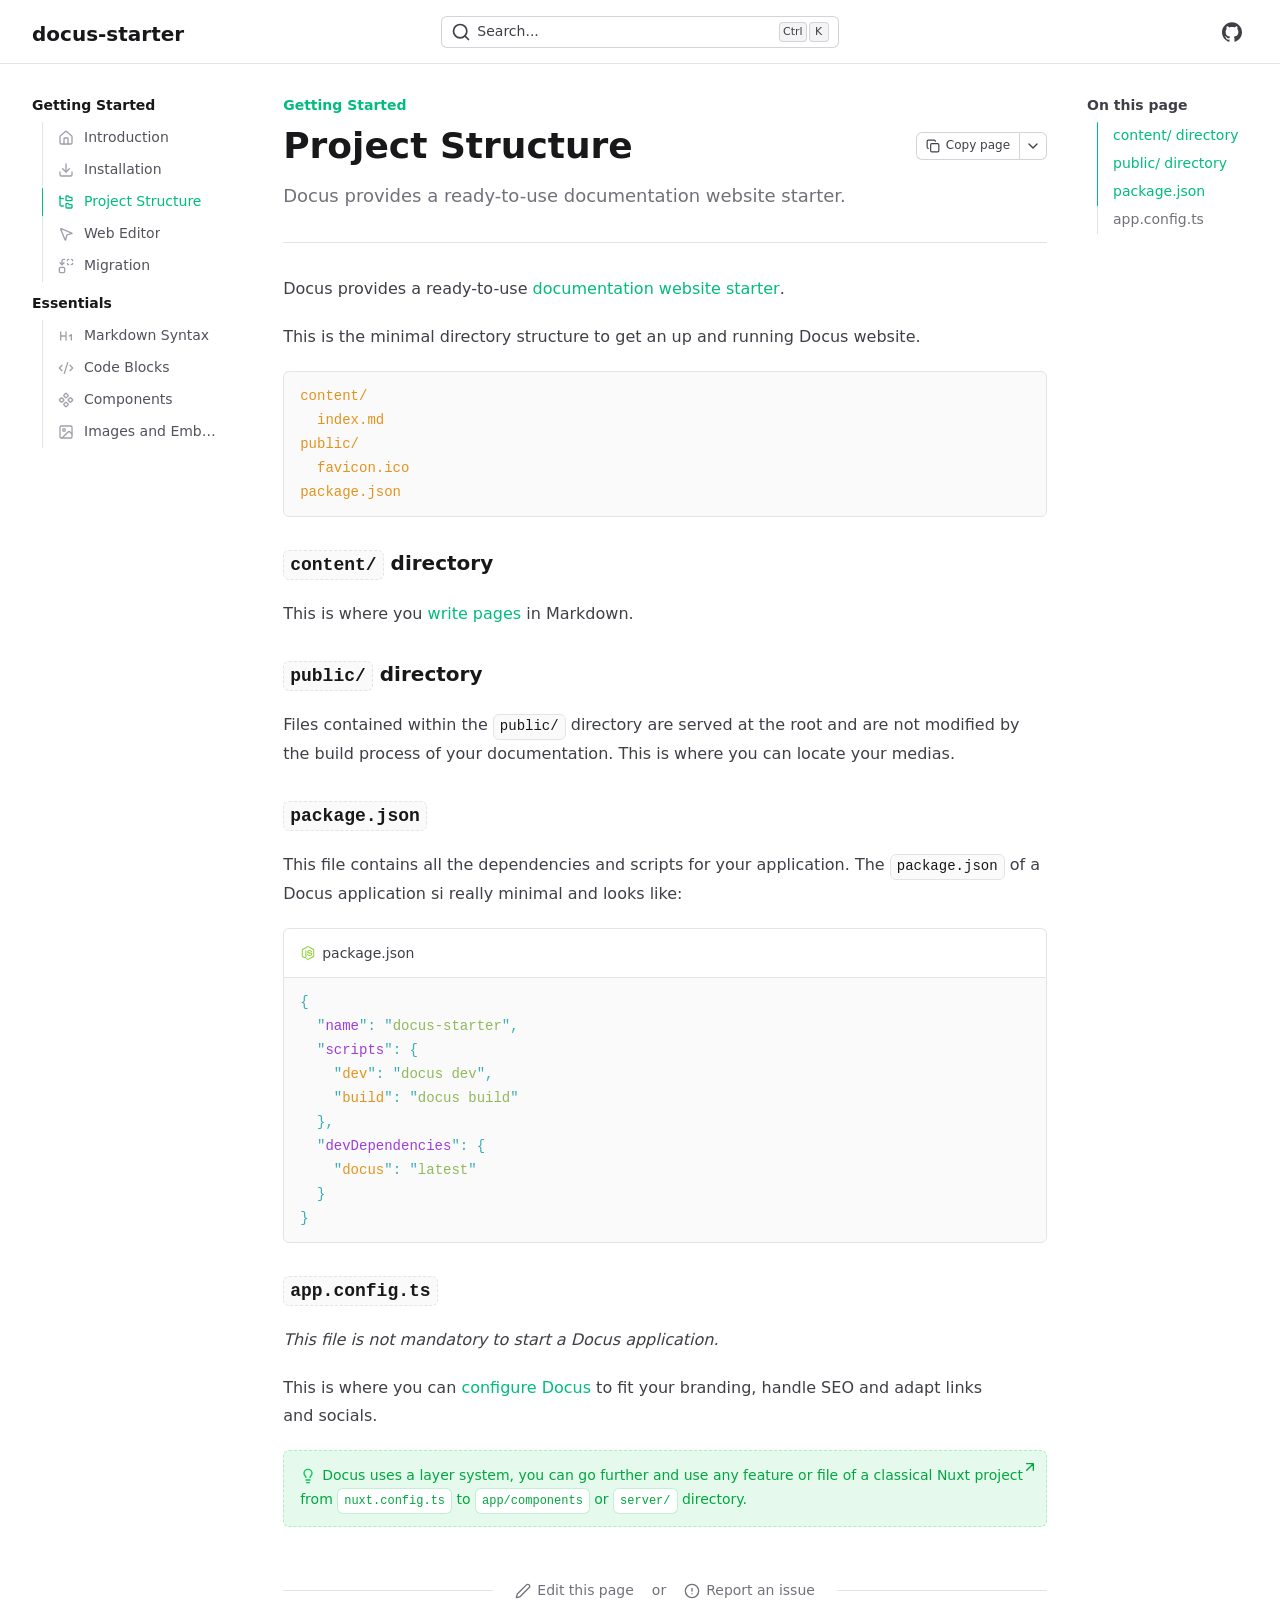
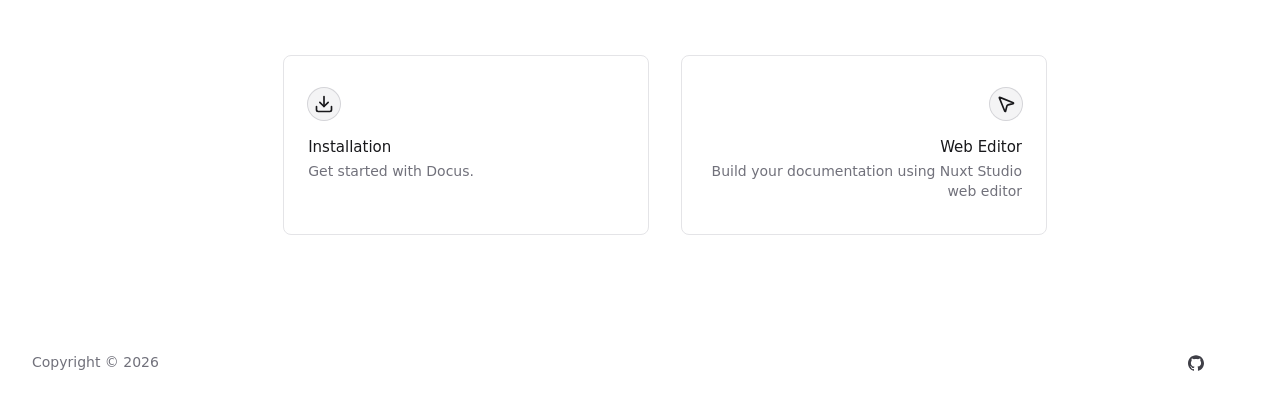
<file: getting-started/project-structure.html>
<!DOCTYPE html><html  lang="en" dir="ltr"><head><meta charset="utf-8"><meta name="viewport" content="width=device-width, initial-scale=1"><style id="nuxt-ui-colors">@layer base {
  :root {
  --ui-color-primary-50: var(--color-emerald-50, oklch(97.9% 0.021 166.113));
  --ui-color-primary-100: var(--color-emerald-100, oklch(95% 0.052 163.051));
  --ui-color-primary-200: var(--color-emerald-200, oklch(90.5% 0.093 164.15));
  --ui-color-primary-300: var(--color-emerald-300, oklch(84.5% 0.143 164.978));
  --ui-color-primary-400: var(--color-emerald-400, oklch(76.5% 0.177 163.223));
  --ui-color-primary-500: var(--color-emerald-500, oklch(69.6% 0.17 162.48));
  --ui-color-primary-600: var(--color-emerald-600, oklch(59.6% 0.145 163.225));
  --ui-color-primary-700: var(--color-emerald-700, oklch(50.8% 0.118 165.612));
  --ui-color-primary-800: var(--color-emerald-800, oklch(43.2% 0.095 166.913));
  --ui-color-primary-900: var(--color-emerald-900, oklch(37.8% 0.077 168.94));
  --ui-color-primary-950: var(--color-emerald-950, oklch(26.2% 0.051 172.552));
  --ui-color-secondary-50: var(--color-blue-50, oklch(97% 0.014 254.604));
  --ui-color-secondary-100: var(--color-blue-100, oklch(93.2% 0.032 255.585));
  --ui-color-secondary-200: var(--color-blue-200, oklch(88.2% 0.059 254.128));
  --ui-color-secondary-300: var(--color-blue-300, oklch(80.9% 0.105 251.813));
  --ui-color-secondary-400: var(--color-blue-400, oklch(70.7% 0.165 254.624));
  --ui-color-secondary-500: var(--color-blue-500, oklch(62.3% 0.214 259.815));
  --ui-color-secondary-600: var(--color-blue-600, oklch(54.6% 0.245 262.881));
  --ui-color-secondary-700: var(--color-blue-700, oklch(48.8% 0.243 264.376));
  --ui-color-secondary-800: var(--color-blue-800, oklch(42.4% 0.199 265.638));
  --ui-color-secondary-900: var(--color-blue-900, oklch(37.9% 0.146 265.522));
  --ui-color-secondary-950: var(--color-blue-950, oklch(28.2% 0.091 267.935));
  --ui-color-success-50: var(--color-green-50, oklch(98.2% 0.018 155.826));
  --ui-color-success-100: var(--color-green-100, oklch(96.2% 0.044 156.743));
  --ui-color-success-200: var(--color-green-200, oklch(92.5% 0.084 155.995));
  --ui-color-success-300: var(--color-green-300, oklch(87.1% 0.15 154.449));
  --ui-color-success-400: var(--color-green-400, oklch(79.2% 0.209 151.711));
  --ui-color-success-500: var(--color-green-500, oklch(72.3% 0.219 149.579));
  --ui-color-success-600: var(--color-green-600, oklch(62.7% 0.194 149.214));
  --ui-color-success-700: var(--color-green-700, oklch(52.7% 0.154 150.069));
  --ui-color-success-800: var(--color-green-800, oklch(44.8% 0.119 151.328));
  --ui-color-success-900: var(--color-green-900, oklch(39.3% 0.095 152.535));
  --ui-color-success-950: var(--color-green-950, oklch(26.6% 0.065 152.934));
  --ui-color-info-50: var(--color-blue-50, oklch(97% 0.014 254.604));
  --ui-color-info-100: var(--color-blue-100, oklch(93.2% 0.032 255.585));
  --ui-color-info-200: var(--color-blue-200, oklch(88.2% 0.059 254.128));
  --ui-color-info-300: var(--color-blue-300, oklch(80.9% 0.105 251.813));
  --ui-color-info-400: var(--color-blue-400, oklch(70.7% 0.165 254.624));
  --ui-color-info-500: var(--color-blue-500, oklch(62.3% 0.214 259.815));
  --ui-color-info-600: var(--color-blue-600, oklch(54.6% 0.245 262.881));
  --ui-color-info-700: var(--color-blue-700, oklch(48.8% 0.243 264.376));
  --ui-color-info-800: var(--color-blue-800, oklch(42.4% 0.199 265.638));
  --ui-color-info-900: var(--color-blue-900, oklch(37.9% 0.146 265.522));
  --ui-color-info-950: var(--color-blue-950, oklch(28.2% 0.091 267.935));
  --ui-color-warning-50: var(--color-yellow-50, oklch(98.7% 0.026 102.212));
  --ui-color-warning-100: var(--color-yellow-100, oklch(97.3% 0.071 103.193));
  --ui-color-warning-200: var(--color-yellow-200, oklch(94.5% 0.129 101.54));
  --ui-color-warning-300: var(--color-yellow-300, oklch(90.5% 0.182 98.111));
  --ui-color-warning-400: var(--color-yellow-400, oklch(85.2% 0.199 91.936));
  --ui-color-warning-500: var(--color-yellow-500, oklch(79.5% 0.184 86.047));
  --ui-color-warning-600: var(--color-yellow-600, oklch(68.1% 0.162 75.834));
  --ui-color-warning-700: var(--color-yellow-700, oklch(55.4% 0.135 66.442));
  --ui-color-warning-800: var(--color-yellow-800, oklch(47.6% 0.114 61.907));
  --ui-color-warning-900: var(--color-yellow-900, oklch(42.1% 0.095 57.708));
  --ui-color-warning-950: var(--color-yellow-950, oklch(28.6% 0.066 53.813));
  --ui-color-error-50: var(--color-red-50, oklch(97.1% 0.013 17.38));
  --ui-color-error-100: var(--color-red-100, oklch(93.6% 0.032 17.717));
  --ui-color-error-200: var(--color-red-200, oklch(88.5% 0.062 18.334));
  --ui-color-error-300: var(--color-red-300, oklch(80.8% 0.114 19.571));
  --ui-color-error-400: var(--color-red-400, oklch(70.4% 0.191 22.216));
  --ui-color-error-500: var(--color-red-500, oklch(63.7% 0.237 25.331));
  --ui-color-error-600: var(--color-red-600, oklch(57.7% 0.245 27.325));
  --ui-color-error-700: var(--color-red-700, oklch(50.5% 0.213 27.518));
  --ui-color-error-800: var(--color-red-800, oklch(44.4% 0.177 26.899));
  --ui-color-error-900: var(--color-red-900, oklch(39.6% 0.141 25.723));
  --ui-color-error-950: var(--color-red-950, oklch(25.8% 0.092 26.042));
  --ui-color-neutral-50: var(--color-zinc-50, oklch(98.5% 0 0));
  --ui-color-neutral-100: var(--color-zinc-100, oklch(96.7% 0.001 286.375));
  --ui-color-neutral-200: var(--color-zinc-200, oklch(92% 0.004 286.32));
  --ui-color-neutral-300: var(--color-zinc-300, oklch(87.1% 0.006 286.286));
  --ui-color-neutral-400: var(--color-zinc-400, oklch(70.5% 0.015 286.067));
  --ui-color-neutral-500: var(--color-zinc-500, oklch(55.2% 0.016 285.938));
  --ui-color-neutral-600: var(--color-zinc-600, oklch(44.2% 0.017 285.786));
  --ui-color-neutral-700: var(--color-zinc-700, oklch(37% 0.013 285.805));
  --ui-color-neutral-800: var(--color-zinc-800, oklch(27.4% 0.006 286.033));
  --ui-color-neutral-900: var(--color-zinc-900, oklch(21% 0.006 285.885));
  --ui-color-neutral-950: var(--color-zinc-950, oklch(14.1% 0.005 285.823));
  }
  :root, .light {
  --ui-primary: var(--ui-color-primary-500);
  --ui-secondary: var(--ui-color-secondary-500);
  --ui-success: var(--ui-color-success-500);
  --ui-info: var(--ui-color-info-500);
  --ui-warning: var(--ui-color-warning-500);
  --ui-error: var(--ui-color-error-500);
  }
  .dark {
  --ui-primary: var(--ui-color-primary-400);
  --ui-secondary: var(--ui-color-secondary-400);
  --ui-success: var(--ui-color-success-400);
  --ui-info: var(--ui-color-info-400);
  --ui-warning: var(--ui-color-warning-400);
  --ui-error: var(--ui-color-error-400);
  }
}</style><title>Project Structure - docus-starter</title><style>/*! tailwindcss v4.1.11 | MIT License | https://tailwindcss.com */.shiki span.line{display:block}.shiki span.line.highlight{background-color:var(--ui-bg-accented);margin:0 -16px;padding:0 16px}@supports (color:color-mix(in lab,red,red)){.shiki span.line.highlight{background-color:color-mix(in oklab,var(--ui-bg-accented)50%,transparent)}}</style><link rel="stylesheet" href="/_nuxt/entry.BbhBcEqf.css" crossorigin><style>@layer components {:where(.i-lucide\:alert-circle){display:inline-block;width:1em;height:1em;background-color:currentColor;-webkit-mask-image:var(--svg);mask-image:var(--svg);-webkit-mask-repeat:no-repeat;mask-repeat:no-repeat;-webkit-mask-size:100% 100%;mask-size:100% 100%;--svg:url("data:image/svg+xml,%3Csvg xmlns='http://www.w3.org/2000/svg' viewBox='0 0 24 24' width='24' height='24'%3E%3Cg fill='none' stroke='black' stroke-linecap='round' stroke-linejoin='round' stroke-width='2'%3E%3Ccircle cx='12' cy='12' r='10'/%3E%3Cpath d='M12 8v4m0 4h.01'/%3E%3C/g%3E%3C/svg%3E")}:where(.i-lucide\:arrow-up-right){display:inline-block;width:1em;height:1em;background-color:currentColor;-webkit-mask-image:var(--svg);mask-image:var(--svg);-webkit-mask-repeat:no-repeat;mask-repeat:no-repeat;-webkit-mask-size:100% 100%;mask-size:100% 100%;--svg:url("data:image/svg+xml,%3Csvg xmlns='http://www.w3.org/2000/svg' viewBox='0 0 24 24' width='24' height='24'%3E%3Cpath fill='none' stroke='black' stroke-linecap='round' stroke-linejoin='round' stroke-width='2' d='M7 7h10v10M7 17L17 7'/%3E%3C/svg%3E")}:where(.i-lucide\:chevron-down){display:inline-block;width:1em;height:1em;background-color:currentColor;-webkit-mask-image:var(--svg);mask-image:var(--svg);-webkit-mask-repeat:no-repeat;mask-repeat:no-repeat;-webkit-mask-size:100% 100%;mask-size:100% 100%;--svg:url("data:image/svg+xml,%3Csvg xmlns='http://www.w3.org/2000/svg' viewBox='0 0 24 24' width='24' height='24'%3E%3Cpath fill='none' stroke='black' stroke-linecap='round' stroke-linejoin='round' stroke-width='2' d='m6 9l6 6l6-6'/%3E%3C/svg%3E")}:where(.i-lucide\:code-xml){display:inline-block;width:1em;height:1em;background-color:currentColor;-webkit-mask-image:var(--svg);mask-image:var(--svg);-webkit-mask-repeat:no-repeat;mask-repeat:no-repeat;-webkit-mask-size:100% 100%;mask-size:100% 100%;--svg:url("data:image/svg+xml,%3Csvg xmlns='http://www.w3.org/2000/svg' viewBox='0 0 24 24' width='24' height='24'%3E%3Cpath fill='none' stroke='black' stroke-linecap='round' stroke-linejoin='round' stroke-width='2' d='m18 16l4-4l-4-4M6 8l-4 4l4 4m8.5-12l-5 16'/%3E%3C/svg%3E")}:where(.i-lucide\:component){display:inline-block;width:1em;height:1em;background-color:currentColor;-webkit-mask-image:var(--svg);mask-image:var(--svg);-webkit-mask-repeat:no-repeat;mask-repeat:no-repeat;-webkit-mask-size:100% 100%;mask-size:100% 100%;--svg:url("data:image/svg+xml,%3Csvg xmlns='http://www.w3.org/2000/svg' viewBox='0 0 24 24' width='24' height='24'%3E%3Cpath fill='none' stroke='black' stroke-linecap='round' stroke-linejoin='round' stroke-width='2' d='M15.536 11.293a1 1 0 0 0 0 1.414l2.376 2.377a1 1 0 0 0 1.414 0l2.377-2.377a1 1 0 0 0 0-1.414l-2.377-2.377a1 1 0 0 0-1.414 0zm-13.239 0a1 1 0 0 0 0 1.414l2.377 2.377a1 1 0 0 0 1.414 0l2.377-2.377a1 1 0 0 0 0-1.414L6.088 8.916a1 1 0 0 0-1.414 0zm6.619 6.619a1 1 0 0 0 0 1.415l2.377 2.376a1 1 0 0 0 1.414 0l2.377-2.376a1 1 0 0 0 0-1.415l-2.377-2.376a1 1 0 0 0-1.414 0zm0-13.238a1 1 0 0 0 0 1.414l2.377 2.376a1 1 0 0 0 1.414 0l2.377-2.376a1 1 0 0 0 0-1.414l-2.377-2.377a1 1 0 0 0-1.414 0z'/%3E%3C/svg%3E")}:where(.i-lucide\:copy){display:inline-block;width:1em;height:1em;background-color:currentColor;-webkit-mask-image:var(--svg);mask-image:var(--svg);-webkit-mask-repeat:no-repeat;mask-repeat:no-repeat;-webkit-mask-size:100% 100%;mask-size:100% 100%;--svg:url("data:image/svg+xml,%3Csvg xmlns='http://www.w3.org/2000/svg' viewBox='0 0 24 24' width='24' height='24'%3E%3Cg fill='none' stroke='black' stroke-linecap='round' stroke-linejoin='round' stroke-width='2'%3E%3Crect width='14' height='14' x='8' y='8' rx='2' ry='2'/%3E%3Cpath d='M4 16c-1.1 0-2-.9-2-2V4c0-1.1.9-2 2-2h10c1.1 0 2 .9 2 2'/%3E%3C/g%3E%3C/svg%3E")}:where(.i-lucide\:download){display:inline-block;width:1em;height:1em;background-color:currentColor;-webkit-mask-image:var(--svg);mask-image:var(--svg);-webkit-mask-repeat:no-repeat;mask-repeat:no-repeat;-webkit-mask-size:100% 100%;mask-size:100% 100%;--svg:url("data:image/svg+xml,%3Csvg xmlns='http://www.w3.org/2000/svg' viewBox='0 0 24 24' width='24' height='24'%3E%3Cg fill='none' stroke='black' stroke-linecap='round' stroke-linejoin='round' stroke-width='2'%3E%3Cpath d='M12 15V3m9 12v4a2 2 0 0 1-2 2H5a2 2 0 0 1-2-2v-4'/%3E%3Cpath d='m7 10l5 5l5-5'/%3E%3C/g%3E%3C/svg%3E")}:where(.i-lucide\:folder-tree){display:inline-block;width:1em;height:1em;background-color:currentColor;-webkit-mask-image:var(--svg);mask-image:var(--svg);-webkit-mask-repeat:no-repeat;mask-repeat:no-repeat;-webkit-mask-size:100% 100%;mask-size:100% 100%;--svg:url("data:image/svg+xml,%3Csvg xmlns='http://www.w3.org/2000/svg' viewBox='0 0 24 24' width='24' height='24'%3E%3Cg fill='none' stroke='black' stroke-linecap='round' stroke-linejoin='round' stroke-width='2'%3E%3Cpath d='M20 10a1 1 0 0 0 1-1V6a1 1 0 0 0-1-1h-2.5a1 1 0 0 1-.8-.4l-.9-1.2A1 1 0 0 0 15 3h-2a1 1 0 0 0-1 1v5a1 1 0 0 0 1 1Zm0 11a1 1 0 0 0 1-1v-3a1 1 0 0 0-1-1h-2.9a1 1 0 0 1-.88-.55l-.42-.85a1 1 0 0 0-.92-.6H13a1 1 0 0 0-1 1v5a1 1 0 0 0 1 1ZM3 5a2 2 0 0 0 2 2h3'/%3E%3Cpath d='M3 3v13a2 2 0 0 0 2 2h3'/%3E%3C/g%3E%3C/svg%3E")}:where(.i-lucide\:hash){display:inline-block;width:1em;height:1em;background-color:currentColor;-webkit-mask-image:var(--svg);mask-image:var(--svg);-webkit-mask-repeat:no-repeat;mask-repeat:no-repeat;-webkit-mask-size:100% 100%;mask-size:100% 100%;--svg:url("data:image/svg+xml,%3Csvg xmlns='http://www.w3.org/2000/svg' viewBox='0 0 24 24' width='24' height='24'%3E%3Cpath fill='none' stroke='black' stroke-linecap='round' stroke-linejoin='round' stroke-width='2' d='M4 9h16M4 15h16M10 3L8 21m8-18l-2 18'/%3E%3C/svg%3E")}:where(.i-lucide\:heading-1){display:inline-block;width:1em;height:1em;background-color:currentColor;-webkit-mask-image:var(--svg);mask-image:var(--svg);-webkit-mask-repeat:no-repeat;mask-repeat:no-repeat;-webkit-mask-size:100% 100%;mask-size:100% 100%;--svg:url("data:image/svg+xml,%3Csvg xmlns='http://www.w3.org/2000/svg' viewBox='0 0 24 24' width='24' height='24'%3E%3Cpath fill='none' stroke='black' stroke-linecap='round' stroke-linejoin='round' stroke-width='2' d='M4 12h8m-8 6V6m8 12V6m5 6l3-2v8'/%3E%3C/svg%3E")}:where(.i-lucide\:house){display:inline-block;width:1em;height:1em;background-color:currentColor;-webkit-mask-image:var(--svg);mask-image:var(--svg);-webkit-mask-repeat:no-repeat;mask-repeat:no-repeat;-webkit-mask-size:100% 100%;mask-size:100% 100%;--svg:url("data:image/svg+xml,%3Csvg xmlns='http://www.w3.org/2000/svg' viewBox='0 0 24 24' width='24' height='24'%3E%3Cg fill='none' stroke='black' stroke-linecap='round' stroke-linejoin='round' stroke-width='2'%3E%3Cpath d='M15 21v-8a1 1 0 0 0-1-1h-4a1 1 0 0 0-1 1v8'/%3E%3Cpath d='M3 10a2 2 0 0 1 .709-1.528l7-5.999a2 2 0 0 1 2.582 0l7 5.999A2 2 0 0 1 21 10v9a2 2 0 0 1-2 2H5a2 2 0 0 1-2-2z'/%3E%3C/g%3E%3C/svg%3E")}:where(.i-lucide\:image){display:inline-block;width:1em;height:1em;background-color:currentColor;-webkit-mask-image:var(--svg);mask-image:var(--svg);-webkit-mask-repeat:no-repeat;mask-repeat:no-repeat;-webkit-mask-size:100% 100%;mask-size:100% 100%;--svg:url("data:image/svg+xml,%3Csvg xmlns='http://www.w3.org/2000/svg' viewBox='0 0 24 24' width='24' height='24'%3E%3Cg fill='none' stroke='black' stroke-linecap='round' stroke-linejoin='round' stroke-width='2'%3E%3Crect width='18' height='18' x='3' y='3' rx='2' ry='2'/%3E%3Ccircle cx='9' cy='9' r='2'/%3E%3Cpath d='m21 15l-3.086-3.086a2 2 0 0 0-2.828 0L6 21'/%3E%3C/g%3E%3C/svg%3E")}:where(.i-lucide\:lightbulb){display:inline-block;width:1em;height:1em;background-color:currentColor;-webkit-mask-image:var(--svg);mask-image:var(--svg);-webkit-mask-repeat:no-repeat;mask-repeat:no-repeat;-webkit-mask-size:100% 100%;mask-size:100% 100%;--svg:url("data:image/svg+xml,%3Csvg xmlns='http://www.w3.org/2000/svg' viewBox='0 0 24 24' width='24' height='24'%3E%3Cpath fill='none' stroke='black' stroke-linecap='round' stroke-linejoin='round' stroke-width='2' d='M15 14c.2-1 .7-1.7 1.5-2.5c1-.9 1.5-2.2 1.5-3.5A6 6 0 0 0 6 8c0 1 .2 2.2 1.5 3.5c.7.7 1.3 1.5 1.5 2.5m0 4h6m-5 4h4'/%3E%3C/svg%3E")}:where(.i-lucide\:mouse-pointer-2){display:inline-block;width:1em;height:1em;background-color:currentColor;-webkit-mask-image:var(--svg);mask-image:var(--svg);-webkit-mask-repeat:no-repeat;mask-repeat:no-repeat;-webkit-mask-size:100% 100%;mask-size:100% 100%;--svg:url("data:image/svg+xml,%3Csvg xmlns='http://www.w3.org/2000/svg' viewBox='0 0 24 24' width='24' height='24'%3E%3Cpath fill='none' stroke='black' stroke-linecap='round' stroke-linejoin='round' stroke-width='2' d='M4.037 4.688a.495.495 0 0 1 .651-.651l16 6.5a.5.5 0 0 1-.063.947l-6.124 1.58a2 2 0 0 0-1.438 1.435l-1.579 6.126a.5.5 0 0 1-.947.063z'/%3E%3C/svg%3E")}:where(.i-lucide\:pen){display:inline-block;width:1em;height:1em;background-color:currentColor;-webkit-mask-image:var(--svg);mask-image:var(--svg);-webkit-mask-repeat:no-repeat;mask-repeat:no-repeat;-webkit-mask-size:100% 100%;mask-size:100% 100%;--svg:url("data:image/svg+xml,%3Csvg xmlns='http://www.w3.org/2000/svg' viewBox='0 0 24 24' width='24' height='24'%3E%3Cpath fill='none' stroke='black' stroke-linecap='round' stroke-linejoin='round' stroke-width='2' d='M21.174 6.812a1 1 0 0 0-3.986-3.987L3.842 16.174a2 2 0 0 0-.5.83l-1.321 4.352a.5.5 0 0 0 .623.622l4.353-1.32a2 2 0 0 0 .83-.497z'/%3E%3C/svg%3E")}:where(.i-lucide\:replace){display:inline-block;width:1em;height:1em;background-color:currentColor;-webkit-mask-image:var(--svg);mask-image:var(--svg);-webkit-mask-repeat:no-repeat;mask-repeat:no-repeat;-webkit-mask-size:100% 100%;mask-size:100% 100%;--svg:url("data:image/svg+xml,%3Csvg xmlns='http://www.w3.org/2000/svg' viewBox='0 0 24 24' width='24' height='24'%3E%3Cg fill='none' stroke='black' stroke-linecap='round' stroke-linejoin='round' stroke-width='2'%3E%3Cpath d='M14 4a2 2 0 0 1 2-2m0 8a2 2 0 0 1-2-2m6-6a2 2 0 0 1 2 2m0 4a2 2 0 0 1-2 2M3 7l3 3l3-3'/%3E%3Cpath d='M6 10V5a3 3 0 0 1 3-3h1'/%3E%3Crect width='8' height='8' x='2' y='14' rx='2'/%3E%3C/g%3E%3C/svg%3E")}:where(.i-lucide\:search){display:inline-block;width:1em;height:1em;background-color:currentColor;-webkit-mask-image:var(--svg);mask-image:var(--svg);-webkit-mask-repeat:no-repeat;mask-repeat:no-repeat;-webkit-mask-size:100% 100%;mask-size:100% 100%;--svg:url("data:image/svg+xml,%3Csvg xmlns='http://www.w3.org/2000/svg' viewBox='0 0 24 24' width='24' height='24'%3E%3Cg fill='none' stroke='black' stroke-linecap='round' stroke-linejoin='round' stroke-width='2'%3E%3Cpath d='m21 21l-4.34-4.34'/%3E%3Ccircle cx='11' cy='11' r='8'/%3E%3C/g%3E%3C/svg%3E")}:where(.i-simple-icons\:github){display:inline-block;width:1em;height:1em;background-color:currentColor;-webkit-mask-image:var(--svg);mask-image:var(--svg);-webkit-mask-repeat:no-repeat;mask-repeat:no-repeat;-webkit-mask-size:100% 100%;mask-size:100% 100%;--svg:url("data:image/svg+xml,%3Csvg xmlns='http://www.w3.org/2000/svg' viewBox='0 0 24 24' width='24' height='24'%3E%3Cpath fill='black' d='M12 .297c-6.63 0-12 5.373-12 12c0 5.303 3.438 9.8 8.205 11.385c.6.113.82-.258.82-.577c0-.285-.01-1.04-.015-2.04c-3.338.724-4.042-1.61-4.042-1.61C4.422 18.07 3.633 17.7 3.633 17.7c-1.087-.744.084-.729.084-.729c1.205.084 1.838 1.236 1.838 1.236c1.07 1.835 2.809 1.305 3.495.998c.108-.776.417-1.305.76-1.605c-2.665-.3-5.466-1.332-5.466-5.93c0-1.31.465-2.38 1.235-3.22c-.135-.303-.54-1.523.105-3.176c0 0 1.005-.322 3.3 1.23c.96-.267 1.98-.399 3-.405c1.02.006 2.04.138 3 .405c2.28-1.552 3.285-1.23 3.285-1.23c.645 1.653.24 2.873.12 3.176c.765.84 1.23 1.91 1.23 3.22c0 4.61-2.805 5.625-5.475 5.92c.42.36.81 1.096.81 2.22c0 1.606-.015 2.896-.015 3.286c0 .315.21.69.825.57C20.565 22.092 24 17.592 24 12.297c0-6.627-5.373-12-12-12'/%3E%3C/svg%3E")}:where(.i-vscode-icons\:file-type-node){display:inline-block;width:1em;height:1em;background-repeat:no-repeat;background-size:100% 100%;background-image:url("data:image/svg+xml,%3Csvg xmlns='http://www.w3.org/2000/svg' viewBox='0 0 32 32' width='32' height='32'%3E%3Cpath fill='%2383cd29' d='M16 30a2.15 2.15 0 0 1-1.076-.288L11.5 27.685c-.511-.286-.262-.387-.093-.446a6.8 6.8 0 0 0 1.549-.7a.26.26 0 0 1 .255.019l2.631 1.563a.34.34 0 0 0 .318 0l10.26-5.922a.32.32 0 0 0 .157-.278V10.075a.33.33 0 0 0-.159-.283l-10.26-5.917a.32.32 0 0 0-.317 0L5.587 9.794a.33.33 0 0 0-.162.281v11.841a.32.32 0 0 0 .161.274L8.4 23.814c1.525.762 2.459-.136 2.459-1.038V11.085a.3.3 0 0 1 .3-.3h1.3a.3.3 0 0 1 .3.3v11.692c0 2.035-1.108 3.2-3.038 3.2a4.4 4.4 0 0 1-2.363-.642l-2.697-1.547a2.17 2.17 0 0 1-1.076-1.872V10.075A2.16 2.16 0 0 1 4.661 8.2l10.261-5.924a2.25 2.25 0 0 1 2.156 0L27.338 8.2a2.17 2.17 0 0 1 1.077 1.87v11.846a2.17 2.17 0 0 1-1.077 1.872l-10.26 5.924A2.15 2.15 0 0 1 16 30'/%3E%3Cpath fill='%2383cd29' d='M14.054 17.953a.3.3 0 0 1 .3-.3h1.327a.3.3 0 0 1 .295.251c.2 1.351.8 2.032 3.513 2.032c2.161 0 3.082-.489 3.082-1.636c0-.661-.261-1.152-3.62-1.481c-2.808-.278-4.544-.9-4.544-3.144c0-2.07 1.745-3.305 4.67-3.305c3.287 0 4.914 1.141 5.12 3.589a.3.3 0 0 1-.295.323h-1.336a.3.3 0 0 1-.288-.232c-.319-1.421-1.1-1.875-3.2-1.875c-2.36 0-2.634.822-2.634 1.438c0 .746.324.964 3.51 1.385c3.153.417 4.651 1.007 4.651 3.223c0 2.236-1.864 3.516-5.115 3.516c-4.495.006-5.436-2.055-5.436-3.784'/%3E%3C/svg%3E")}}</style><link rel="preload" as="fetch" crossorigin="anonymous" href="/getting-started/project-structure/_payload.json?e6b4f6ba-1490-4334-b11d-6ea869648b06"><link rel="modulepreload" as="script" crossorigin href="/_nuxt/C_VYumOx.js"><link rel="modulepreload" as="script" crossorigin href="/_nuxt/Du3OnPYR.js"><link rel="modulepreload" as="script" crossorigin href="/_nuxt/DobmZ6U3.js"><link rel="modulepreload" as="script" crossorigin href="/_nuxt/CFGWSoUo.js"><link rel="modulepreload" as="script" crossorigin href="/_nuxt/DDkdV05u.js"><link rel="modulepreload" as="script" crossorigin href="/_nuxt/ig-Nu4J2.js"><link rel="modulepreload" as="script" crossorigin href="/_nuxt/znVVpEyZ.js"><link rel="modulepreload" as="script" crossorigin href="/_nuxt/fu1yeWDX.js"><link rel="modulepreload" as="script" crossorigin href="/_nuxt/BFCf5ynl.js"><link rel="modulepreload" as="script" crossorigin href="/_nuxt/D3_4QBv0.js"><link rel="modulepreload" as="script" crossorigin href="/_nuxt/BcyO1o0D.js"><link rel="modulepreload" as="script" crossorigin href="/_nuxt/CuLe-17Q.js"><link rel="modulepreload" as="script" crossorigin href="/_nuxt/D7SqohgV.js"><link rel="modulepreload" as="script" crossorigin href="/_nuxt/CwFd7yxa.js"><link rel="modulepreload" as="script" crossorigin href="/_nuxt/DDTD01yV.js"><link rel="preload" as="fetch" fetchpriority="low" crossorigin="anonymous" href="/_nuxt/builds/meta/e6b4f6ba-1490-4334-b11d-6ea869648b06.json"><link rel="prefetch" as="style" crossorigin href="/_nuxt/index.BKsJv0if.css"><link rel="prefetch" as="script" crossorigin href="/_nuxt/BNmbWR-8.js"><link rel="prefetch" as="script" crossorigin href="/_nuxt/aYUi0kow.js"><link rel="prefetch" as="script" crossorigin href="/_nuxt/BMp3Theq.js"><link rel="prefetch" as="script" crossorigin href="/_nuxt/leKMFsjQ.js"><meta property="og:image" content="/__og-image__/static/getting-started/project-structure/og.png"><meta property="og:image:type" content="image/png"><meta name="twitter:card" content="summary_large_image"><meta name="twitter:image" content="/__og-image__/static/getting-started/project-structure/og.png"><meta name="twitter:image:src" content="/__og-image__/static/getting-started/project-structure/og.png"><meta property="og:image:width" content="1200"><meta name="twitter:image:width" content="1200"><meta property="og:image:height" content="600"><meta name="twitter:image:height" content="600"><meta name="robots" content="index, follow, max-image-preview:large, max-snippet:-1, max-video-preview:-1"><link rel="icon" href="/favicon.ico"><meta name="description" content="Docus provides a ready-to-use documentation website starter."><meta property="og:site_name" content="docus-starter"><meta property="og:title" content="Project Structure"><meta property="og:description" content="Docus provides a ready-to-use documentation website starter."><script type="module" src="/_nuxt/C_VYumOx.js" crossorigin></script><script>"use strict";(()=>{const t=window,e=document.documentElement,c=["dark","light"],n=getStorageValue("localStorage","nuxt-color-mode")||"system";let i=n==="system"?u():n;const r=e.getAttribute("data-color-mode-forced");r&&(i=r),l(i),t["__NUXT_COLOR_MODE__"]={preference:n,value:i,getColorScheme:u,addColorScheme:l,removeColorScheme:d};function l(o){const s=""+o+"",a="";e.classList?e.classList.add(s):e.className+=" "+s,a&&e.setAttribute("data-"+a,o)}function d(o){const s=""+o+"",a="";e.classList?e.classList.remove(s):e.className=e.className.replace(new RegExp(s,"g"),""),a&&e.removeAttribute("data-"+a)}function f(o){return t.matchMedia("(prefers-color-scheme"+o+")")}function u(){if(t.matchMedia&&f("").media!=="not all"){for(const o of c)if(f(":"+o).matches)return o}return"light"}})();function getStorageValue(t,e){switch(t){case"localStorage":return window.localStorage.getItem(e);case"sessionStorage":return window.sessionStorage.getItem(e);case"cookie":return getCookie(e);default:return null}}function getCookie(t){const c=("; "+window.document.cookie).split("; "+t+"=");if(c.length===2)return c.pop()?.split(";").shift()}</script></head><body><div id="__nuxt" class="isolate"><!--[--><!--[--><!--[--><!--[--><!--[--><div class="nuxt-loading-indicator" style="position:fixed;top:0;right:0;left:0;pointer-events:none;width:auto;height:3px;opacity:0;background:var(--ui-primary);background-size:Infinity% auto;transform:scaleX(0%);transform-origin:left;transition:transform 0.1s, height 0.4s, opacity 0.4s;z-index:999999;"></div><!--[--><!----><!----><!----><header class="bg-default/75 backdrop-blur border-b border-default h-(--ui-header-height) sticky top-0 z-50"><!--[--><!--]--><div class="w-full max-w-(--ui-container) mx-auto px-4 sm:px-6 lg:px-8 flex items-center justify-between gap-3 h-full"><!--[--><div class="lg:flex-1 flex items-center gap-1.5"><!----><!--[--><a href="/" aria-label="docus-starter" class="focus-visible:outline-primary hover:text-default transition-colors shrink-0 font-bold text-xl text-highlighted flex items-end gap-1.5"><!--[--><!--[--><!--[--><span class="h-6 w-auto shrink-0">docus-starter</span><!--]--><!--]--><!--]--></a><!--]--></div><div class="hidden lg:flex flex-1"><!--[--><!--[--><!----><!--[--><!--[--><button type="button" class="rounded-md font-medium inline-flex items-center disabled:cursor-not-allowed aria-disabled:cursor-not-allowed disabled:opacity-75 aria-disabled:opacity-75 transition-colors px-2.5 py-1.5 text-sm gap-1.5 ring ring-inset ring-accented text-default bg-default hover:bg-elevated active:bg-elevated disabled:bg-default aria-disabled:bg-default focus:outline-none focus-visible:ring-2 focus-visible:ring-inverted w-full"><!--[--><!--[--><span class="iconify i-lucide:search shrink-0 size-5" aria-hidden="true" style=""></span><!--]--><!--[--><span class="truncate">Search...</span><!--]--><!--[--><div class="hidden lg:flex items-center gap-0.5 ms-auto"><!--[--><!--[--><kbd class="inline-flex items-center justify-center px-1 rounded-sm font-medium font-sans h-5 min-w-[20px] text-[11px] ring ring-inset ring-accented text-default bg-elevated"><!--[--> <!--]--></kbd><kbd class="inline-flex items-center justify-center px-1 rounded-sm font-medium font-sans h-5 min-w-[20px] text-[11px] ring ring-inset ring-accented text-default bg-elevated"><!--[-->K<!--]--></kbd><!--]--><!--]--></div><!--]--><!--]--></button><!--]--><!--]--><!--]--><!--]--></div><div class="flex items-center justify-end lg:flex-1 gap-1.5"><!--[--><div></div><!----><!--[--><!----><!--[--><!--[--><button type="button" aria-label="Search..." class="rounded-md font-medium inline-flex items-center disabled:cursor-not-allowed aria-disabled:cursor-not-allowed disabled:opacity-75 aria-disabled:opacity-75 transition-colors text-sm gap-1.5 text-default hover:bg-elevated active:bg-elevated focus:outline-none focus-visible:bg-elevated hover:disabled:bg-transparent dark:hover:disabled:bg-transparent hover:aria-disabled:bg-transparent dark:hover:aria-disabled:bg-transparent p-1.5 lg:hidden"><!--[--><!--[--><span class="iconify i-lucide:search shrink-0 size-5" aria-hidden="true" style=""></span><!--]--><!--[--><!----><!--]--><!--[--><!----><!--]--><!--]--></button><!--]--><!--]--><!--]--><!--[--><div class="h-8 w-8 animate-pulse bg-neutral-200 dark:bg-neutral-800 rounded-md"></div><!--]--><!--[--><!--[--><!--[--><a href="https://github.com/larbish/docus-default" rel="noopener noreferrer" target="_blank" aria-label="GitHub" class="rounded-md font-medium inline-flex items-center disabled:cursor-not-allowed aria-disabled:cursor-not-allowed disabled:opacity-75 aria-disabled:opacity-75 transition-colors text-sm gap-1.5 text-default hover:bg-elevated active:bg-elevated focus:outline-none focus-visible:bg-elevated hover:disabled:bg-transparent dark:hover:disabled:bg-transparent hover:aria-disabled:bg-transparent dark:hover:aria-disabled:bg-transparent p-1.5"><!--[--><!--[--><span class="iconify i-simple-icons:github shrink-0 size-5" aria-hidden="true" style=""></span><!--]--><!--[--><!----><!--]--><!--[--><!----><!--]--><!--]--></a><!--]--><!--]--><!--]--><!--]--><!--[--><!--[--><!--[--><button type="button" class="rounded-md font-medium inline-flex items-center disabled:cursor-not-allowed aria-disabled:cursor-not-allowed disabled:opacity-75 aria-disabled:opacity-75 transition-colors text-xs gap-1.5 text-default hover:bg-elevated active:bg-elevated focus:outline-none focus-visible:bg-elevated hover:disabled:bg-transparent dark:hover:disabled:bg-transparent hover:aria-disabled:bg-transparent dark:hover:aria-disabled:bg-transparent p-1.5 -me-1.5 lg:hidden"><!--[--><!--[--><!----><!--]--><!--[--><svg xmlns="http://www.w3.org/2000/svg" class="size-5" viewBox="0 0 24 24" fill="none" stroke="currentColor" stroke-width="2" stroke-linecap="round" stroke-linejoin="round"><line x1="4" y1="6" x2="20" y2="6" class="outline-none"></line><line x1="4" y1="12" x2="20" y2="12" class="outline-none"></line><line x1="4" y1="18" x2="20" y2="18" class="outline-none"></line></svg><!--]--><!--[--><!----><!--]--><!--]--></button><!--]--><!--]--><!--]--></div><!--]--></div><!--[--><!--]--></header><!--[--><!----><!----><!--]--><!--]--><main class="min-h-[calc(100vh-var(--ui-header-height))]"><!--[--><div class="w-full max-w-(--ui-container) mx-auto px-4 sm:px-6 lg:px-8"><!--[--><div class="flex flex-col lg:grid lg:grid-cols-10 lg:gap-10"><aside class="hidden overflow-y-auto lg:block lg:max-h-[calc(100vh-var(--ui-header-height))] lg:sticky lg:top-(--ui-header-height) py-8 lg:ps-4 lg:-ms-4 lg:pe-6.5 lg:col-span-2"><div class="relative"><!----><!--[--><div></div><!--[--><!----><nav><ul class="isolate -mx-2.5 -mt-1.5"><!--[--><!--[--><!--[--><li data-state="open" data-orientation="vertical" class="flex flex-col data-[state=open]:mb-1.5"><!--[--><!--[--><button type="button" aria-controls aria-expanded="true" data-state="open" id="reka-accordion-trigger-v-0-3-0" data-reka-collection-item data-orientation="vertical" class="group relative w-full px-2.5 py-1.5 before:inset-y-px before:inset-x-0 flex items-center gap-1.5 text-sm before:absolute before:z-[-1] before:rounded-md focus:outline-none focus-visible:outline-none focus-visible:before:ring-inset focus-visible:before:ring-2 text-toned hover:after:bg-accented focus-visible:before:ring-primary hover:text-highlighted data-[state=open]:text-highlighted transition-colors font-semibold focus-visible:ring-primary"><!--[--><!--[--><!--[--><!--[--><!----><!--]--><span class="truncate"><!--[-->Getting Started<!--]--><!----></span><span class="ms-auto gap-1.5 items-center hidden"><!--[--><!----><span class="iconify i-lucide:chevron-down size-5 transform transition-transform duration-200 shrink-0 group-data-[state=open]:rotate-180" aria-hidden="true" style=""></span><!--]--></span><!--]--><!--]--><!--]--></button><div role="region" aria-labelledby="reka-accordion-trigger-v-0-3-0" data-orientation="vertical" style="--reka-accordion-content-width:var(--reka-collapsible-content-width);--reka-accordion-content-height:var(--reka-collapsible-content-height);--reka-collapsible-content-height:0px;--reka-collapsible-content-width:0px;" class="data-[state=open]:animate-[accordion-down_200ms_ease-out] data-[state=closed]:animate-[accordion-up_200ms_ease-out] overflow-hidden focus:outline-none" id="reka-collapsible-content-v-0-3-1"><!--[--><!--[--><!--[--><!----><ul class="ms-5 border-s border-default"><!--[--><!--[--><!--[--><li class="ps-1.5 -ms-px"><!--[--><a href="/getting-started/introduction" class="group relative w-full px-2.5 py-1.5 before:inset-y-px before:inset-x-0 flex items-center gap-1.5 text-sm before:absolute before:z-[-1] before:rounded-md focus:outline-none focus-visible:outline-none focus-visible:before:ring-inset focus-visible:before:ring-2 text-toned hover:after:bg-accented focus-visible:before:ring-primary after:absolute after:-left-1.5 after:inset-y-0.5 after:block after:w-px after:rounded-full after:transition-colors hover:text-highlighted data-[state=open]:text-highlighted transition-colors"><!--[--><!--[--><!--[--><span class="iconify i-lucide:house shrink-0 size-4 mr-1 text-dimmed group-hover:text-default group-data-[state=open]:text-default transition-colors" aria-hidden="true" style=""></span><!--]--><span class="truncate"><!--[-->Introduction<!--]--><!----></span><!----><!--]--><!--]--></a><!--]--></li><!--]--><!--[--><li class="ps-1.5 -ms-px"><!--[--><a href="/getting-started/installation" class="group relative w-full px-2.5 py-1.5 before:inset-y-px before:inset-x-0 flex items-center gap-1.5 text-sm before:absolute before:z-[-1] before:rounded-md focus:outline-none focus-visible:outline-none focus-visible:before:ring-inset focus-visible:before:ring-2 text-toned hover:after:bg-accented focus-visible:before:ring-primary after:absolute after:-left-1.5 after:inset-y-0.5 after:block after:w-px after:rounded-full after:transition-colors hover:text-highlighted data-[state=open]:text-highlighted transition-colors"><!--[--><!--[--><!--[--><span class="iconify i-lucide:download shrink-0 size-4 mr-1 text-dimmed group-hover:text-default group-data-[state=open]:text-default transition-colors" aria-hidden="true" style=""></span><!--]--><span class="truncate"><!--[-->Installation<!--]--><!----></span><!----><!--]--><!--]--></a><!--]--></li><!--]--><!--[--><li class="ps-1.5 -ms-px"><!--[--><a href="/getting-started/project-structure" class="group relative w-full px-2.5 py-1.5 before:inset-y-px before:inset-x-0 flex items-center gap-1.5 text-sm before:absolute before:z-[-1] before:rounded-md focus:outline-none focus-visible:outline-none focus-visible:before:ring-inset focus-visible:before:ring-2 font-medium focus-visible:before:ring-primary after:absolute after:-left-1.5 after:inset-y-0.5 after:block after:w-px after:rounded-full after:transition-colors text-primary after:bg-primary"><!--[--><!--[--><!--[--><span class="iconify i-lucide:folder-tree shrink-0 size-4 mr-1 text-primary group-data-[state=open]:text-primary" aria-hidden="true" style=""></span><!--]--><span class="truncate"><!--[-->Project Structure<!--]--><!----></span><!----><!--]--><!--]--></a><!--]--></li><!--]--><!--[--><li class="ps-1.5 -ms-px"><!--[--><a href="/getting-started/studio" class="group relative w-full px-2.5 py-1.5 before:inset-y-px before:inset-x-0 flex items-center gap-1.5 text-sm before:absolute before:z-[-1] before:rounded-md focus:outline-none focus-visible:outline-none focus-visible:before:ring-inset focus-visible:before:ring-2 text-toned hover:after:bg-accented focus-visible:before:ring-primary after:absolute after:-left-1.5 after:inset-y-0.5 after:block after:w-px after:rounded-full after:transition-colors hover:text-highlighted data-[state=open]:text-highlighted transition-colors"><!--[--><!--[--><!--[--><span class="iconify i-lucide:mouse-pointer-2 shrink-0 size-4 mr-1 text-dimmed group-hover:text-default group-data-[state=open]:text-default transition-colors" aria-hidden="true" style=""></span><!--]--><span class="truncate"><!--[-->Web Editor<!--]--><!----></span><!----><!--]--><!--]--></a><!--]--></li><!--]--><!--[--><li class="ps-1.5 -ms-px"><!--[--><a href="/getting-started/migration" class="group relative w-full px-2.5 py-1.5 before:inset-y-px before:inset-x-0 flex items-center gap-1.5 text-sm before:absolute before:z-[-1] before:rounded-md focus:outline-none focus-visible:outline-none focus-visible:before:ring-inset focus-visible:before:ring-2 text-toned hover:after:bg-accented focus-visible:before:ring-primary after:absolute after:-left-1.5 after:inset-y-0.5 after:block after:w-px after:rounded-full after:transition-colors hover:text-highlighted data-[state=open]:text-highlighted transition-colors"><!--[--><!--[--><!--[--><span class="iconify i-lucide:replace shrink-0 size-4 mr-1 text-dimmed group-hover:text-default group-data-[state=open]:text-default transition-colors" aria-hidden="true" style=""></span><!--]--><span class="truncate"><!--[-->Migration<!--]--><!----></span><!----><!--]--><!--]--></a><!--]--></li><!--]--><!--]--><!--]--></ul><!--]--><!--]--><!--]--></div><!--]--><!--]--></li><!--]--><!--[--><li data-state="open" data-orientation="vertical" class="flex flex-col data-[state=open]:mb-1.5"><!--[--><!--[--><button type="button" aria-controls aria-expanded="true" data-state="open" id="reka-accordion-trigger-v-0-3-2" data-reka-collection-item data-orientation="vertical" class="group relative w-full px-2.5 py-1.5 before:inset-y-px before:inset-x-0 flex items-center gap-1.5 text-sm before:absolute before:z-[-1] before:rounded-md focus:outline-none focus-visible:outline-none focus-visible:before:ring-inset focus-visible:before:ring-2 text-toned hover:after:bg-accented focus-visible:before:ring-primary hover:text-highlighted data-[state=open]:text-highlighted transition-colors font-semibold focus-visible:ring-primary"><!--[--><!--[--><!--[--><!--[--><!----><!--]--><span class="truncate"><!--[-->Essentials<!--]--><!----></span><span class="ms-auto gap-1.5 items-center hidden"><!--[--><!----><span class="iconify i-lucide:chevron-down size-5 transform transition-transform duration-200 shrink-0 group-data-[state=open]:rotate-180" aria-hidden="true" style=""></span><!--]--></span><!--]--><!--]--><!--]--></button><div role="region" aria-labelledby="reka-accordion-trigger-v-0-3-2" data-orientation="vertical" style="--reka-accordion-content-width:var(--reka-collapsible-content-width);--reka-accordion-content-height:var(--reka-collapsible-content-height);--reka-collapsible-content-height:0px;--reka-collapsible-content-width:0px;" class="data-[state=open]:animate-[accordion-down_200ms_ease-out] data-[state=closed]:animate-[accordion-up_200ms_ease-out] overflow-hidden focus:outline-none" id="reka-collapsible-content-v-0-3-3"><!--[--><!--[--><!--[--><!----><ul class="ms-5 border-s border-default"><!--[--><!--[--><!--[--><li class="ps-1.5 -ms-px"><!--[--><a href="/essentials/markdown-syntax" class="group relative w-full px-2.5 py-1.5 before:inset-y-px before:inset-x-0 flex items-center gap-1.5 text-sm before:absolute before:z-[-1] before:rounded-md focus:outline-none focus-visible:outline-none focus-visible:before:ring-inset focus-visible:before:ring-2 text-toned hover:after:bg-accented focus-visible:before:ring-primary after:absolute after:-left-1.5 after:inset-y-0.5 after:block after:w-px after:rounded-full after:transition-colors hover:text-highlighted data-[state=open]:text-highlighted transition-colors"><!--[--><!--[--><!--[--><span class="iconify i-lucide:heading-1 shrink-0 size-4 mr-1 text-dimmed group-hover:text-default group-data-[state=open]:text-default transition-colors" aria-hidden="true" style=""></span><!--]--><span class="truncate"><!--[-->Markdown Syntax<!--]--><!----></span><!----><!--]--><!--]--></a><!--]--></li><!--]--><!--[--><li class="ps-1.5 -ms-px"><!--[--><a href="/essentials/code-blocks" class="group relative w-full px-2.5 py-1.5 before:inset-y-px before:inset-x-0 flex items-center gap-1.5 text-sm before:absolute before:z-[-1] before:rounded-md focus:outline-none focus-visible:outline-none focus-visible:before:ring-inset focus-visible:before:ring-2 text-toned hover:after:bg-accented focus-visible:before:ring-primary after:absolute after:-left-1.5 after:inset-y-0.5 after:block after:w-px after:rounded-full after:transition-colors hover:text-highlighted data-[state=open]:text-highlighted transition-colors"><!--[--><!--[--><!--[--><span class="iconify i-lucide:code-xml shrink-0 size-4 mr-1 text-dimmed group-hover:text-default group-data-[state=open]:text-default transition-colors" aria-hidden="true" style=""></span><!--]--><span class="truncate"><!--[-->Code Blocks<!--]--><!----></span><!----><!--]--><!--]--></a><!--]--></li><!--]--><!--[--><li class="ps-1.5 -ms-px"><!--[--><a href="/essentials/components" class="group relative w-full px-2.5 py-1.5 before:inset-y-px before:inset-x-0 flex items-center gap-1.5 text-sm before:absolute before:z-[-1] before:rounded-md focus:outline-none focus-visible:outline-none focus-visible:before:ring-inset focus-visible:before:ring-2 text-toned hover:after:bg-accented focus-visible:before:ring-primary after:absolute after:-left-1.5 after:inset-y-0.5 after:block after:w-px after:rounded-full after:transition-colors hover:text-highlighted data-[state=open]:text-highlighted transition-colors"><!--[--><!--[--><!--[--><span class="iconify i-lucide:component shrink-0 size-4 mr-1 text-dimmed group-hover:text-default group-data-[state=open]:text-default transition-colors" aria-hidden="true" style=""></span><!--]--><span class="truncate"><!--[-->Components<!--]--><!----></span><!----><!--]--><!--]--></a><!--]--></li><!--]--><!--[--><li class="ps-1.5 -ms-px"><!--[--><a href="/essentials/images-embeds" class="group relative w-full px-2.5 py-1.5 before:inset-y-px before:inset-x-0 flex items-center gap-1.5 text-sm before:absolute before:z-[-1] before:rounded-md focus:outline-none focus-visible:outline-none focus-visible:before:ring-inset focus-visible:before:ring-2 text-toned hover:after:bg-accented focus-visible:before:ring-primary after:absolute after:-left-1.5 after:inset-y-0.5 after:block after:w-px after:rounded-full after:transition-colors hover:text-highlighted data-[state=open]:text-highlighted transition-colors"><!--[--><!--[--><!--[--><span class="iconify i-lucide:image shrink-0 size-4 mr-1 text-dimmed group-hover:text-default group-data-[state=open]:text-default transition-colors" aria-hidden="true" style=""></span><!--]--><span class="truncate"><!--[-->Images and Embeds<!--]--><!----></span><!----><!--]--><!--]--></a><!--]--></li><!--]--><!--]--><!--]--></ul><!--]--><!--]--><!--]--></div><!--]--><!--]--></li><!--]--><!--]--><!--]--></ul></nav><!--]--><!--]--><!--[--><!--]--></div></aside><div class="lg:col-span-8"><!--[--><!--[--><div class="flex flex-col lg:grid lg:grid-cols-10 lg:gap-10"><!----><div class="lg:col-span-8"><!--[--><div class="relative border-b border-default py-8"><div class="mb-2.5 text-sm font-semibold text-primary flex items-center gap-1.5"><!--[-->Getting Started<!--]--></div><div class=""><div class="flex lg:flex-row lg:items-center lg:justify-between gap-4 flex-row items-center flex-wrap justify-between"><h1 class="text-3xl sm:text-4xl text-pretty font-bold text-highlighted"><!--[-->Project Structure<!--]--></h1><div class="flex flex-wrap items-center gap-1.5"><!--[--><!--[--><!--]--><div class="relative inline-flex -space-x-px"><!--[--><!--[--><!--[--><button type="button" class="rounded-md font-medium inline-flex items-center disabled:cursor-not-allowed aria-disabled:cursor-not-allowed disabled:opacity-75 aria-disabled:opacity-75 transition-colors not-only:first:rounded-e-none not-only:last:rounded-s-none not-last:not-first:rounded-none focus-visible:z-[1] px-2.5 py-1.5 text-xs gap-1.5 ring ring-inset ring-accented text-default bg-default hover:bg-elevated active:bg-elevated disabled:bg-default aria-disabled:bg-default focus:outline-none focus-visible:ring-2 focus-visible:ring-inverted"><!--[--><!--[--><span class="iconify i-lucide:copy shrink-0 text-neutral size-3.5" aria-hidden="true" style=""></span><!--]--><!--[--><span class="truncate">Copy page</span><!--]--><!--[--><!----><!--]--><!--]--></button><!--]--><!--]--><!--[--><!--[--><!--[--><!--[--><!--[--><button type="button" id="reka-dropdown-menu-trigger-v-0-3-11-0" aria-haspopup="menu" aria-expanded="false" data-state="closed" class="rounded-md font-medium inline-flex items-center disabled:cursor-not-allowed aria-disabled:cursor-not-allowed disabled:opacity-75 aria-disabled:opacity-75 transition-colors not-only:first:rounded-e-none not-only:last:rounded-s-none not-last:not-first:rounded-none focus-visible:z-[1] text-xs gap-1.5 ring ring-inset ring-accented text-default bg-default hover:bg-elevated active:bg-elevated disabled:bg-default aria-disabled:bg-default focus:outline-none focus-visible:ring-2 focus-visible:ring-inverted p-1.5"><!--[--><!--[--><span class="iconify i-lucide:chevron-down shrink-0 size-4" aria-hidden="true" style=""></span><!--]--><!--[--><!----><!--]--><!--[--><!----><!--]--><!--]--></button><!--]--><!--]--><!--[--><!----><!----><!--]--><!--]--><!--]--><!--]--><!--]--></div><!--]--></div></div><div class="text-lg text-pretty text-muted mt-4"><!--[-->Docus provides a ready-to-use documentation website starter.<!--]--></div><!--[--><!--]--></div></div><div class="mt-8 pb-24 space-y-12"><!--[--><div><p class="my-5 leading-7 text-pretty"><!--[-->Docus provides a ready-to-use <!--[--><a href="https://github.com/nuxtlabs/docus/tree/.starter" rel="nofollow" class="text-primary border-b border-transparent hover:border-primary font-medium focus-visible:outline-primary [&amp;&gt;code]:border-dashed hover:[&amp;&gt;code]:border-primary hover:[&amp;&gt;code]:text-primary transition-colors [&amp;&gt;code]:transition-colors"><!--[--><!--[--><!--[-->documentation website starter<!--]--><!--]--><!--]--></a><!--]-->.<!--]--></p><p class="my-5 leading-7 text-pretty"><!--[-->This is the minimal directory structure to get an up and running Docus website.<!--]--></p><div class="relative my-5 group" style=""><!----><!--[--><!--[--><button type="button" aria-label="Copy code to clipboard" tabindex="-1" class="rounded-md font-medium inline-flex items-center disabled:cursor-not-allowed aria-disabled:cursor-not-allowed disabled:opacity-75 aria-disabled:opacity-75 text-xs gap-1.5 ring ring-inset ring-accented text-default bg-default hover:bg-elevated active:bg-elevated disabled:bg-default aria-disabled:bg-default focus:outline-none focus-visible:ring-2 focus-visible:ring-inverted p-1.5 absolute top-[11px] right-[11px] lg:opacity-0 lg:group-hover:opacity-100 transition"><!--[--><!--[--><span class="iconify i-lucide:copy shrink-0 size-4" aria-hidden="true" style=""></span><!--]--><!--[--><!----><!--]--><!--[--><!----><!--]--><!--]--></button><!--]--><!--]--><pre class="group font-mono text-sm/6 border border-muted bg-muted rounded-md px-4 py-3 whitespace-pre-wrap break-words overflow-x-auto focus:outline-none language-bash shiki shiki-themes material-theme-lighter material-theme material-theme-palenight" style=""><!--[--><code><span class="line" line="1"><span class="sBMFI">content/
</span></span><span class="line" line="2"><span class="sBMFI">  index.md
</span></span><span class="line" line="3"><span class="sBMFI">public/
</span></span><span class="line" line="4"><span class="sBMFI">  favicon.ico
</span></span><span class="line" line="5"><span class="sBMFI">package.json
</span></span></code><!--]--></pre></div><h3 id="content-directory" class="relative text-xl text-highlighted font-bold mt-8 mb-3 scroll-mt-[calc(32px+45px+var(--ui-header-height))] lg:scroll-mt-[calc(32px+var(--ui-header-height))] [&amp;&gt;a]:focus-visible:outline-primary [&amp;&gt;a&gt;code]:border-dashed hover:[&amp;&gt;a&gt;code]:border-primary hover:[&amp;&gt;a&gt;code]:text-primary [&amp;&gt;a&gt;code]:text-lg/6 [&amp;&gt;a&gt;code]:font-bold [&amp;&gt;a&gt;code]:transition-colors"><a href="#content-directory" class="group lg:ps-2 lg:-ms-2"><span class="absolute -ms-8 top-0.5 opacity-0 group-hover:opacity-100 group-focus:opacity-100 p-1 bg-elevated hover:text-primary rounded-md hidden lg:flex text-muted transition"><span class="iconify i-lucide:hash size-4 shrink-0" aria-hidden="true" style=""></span></span><!--[--><code class="px-1.5 py-0.5 text-sm font-mono font-medium rounded-md inline-block border border-muted text-highlighted bg-muted"><!--[-->content/<!--]--></code> directory<!--]--></a></h3><p class="my-5 leading-7 text-pretty"><!--[-->This is where you <!--[--><a href="https://docus.dev/concepts/edition" rel="nofollow" class="text-primary border-b border-transparent hover:border-primary font-medium focus-visible:outline-primary [&amp;&gt;code]:border-dashed hover:[&amp;&gt;code]:border-primary hover:[&amp;&gt;code]:text-primary transition-colors [&amp;&gt;code]:transition-colors"><!--[--><!--[--><!--[-->write pages<!--]--><!--]--><!--]--></a><!--]--> in Markdown.<!--]--></p><h3 id="public-directory" class="relative text-xl text-highlighted font-bold mt-8 mb-3 scroll-mt-[calc(32px+45px+var(--ui-header-height))] lg:scroll-mt-[calc(32px+var(--ui-header-height))] [&amp;&gt;a]:focus-visible:outline-primary [&amp;&gt;a&gt;code]:border-dashed hover:[&amp;&gt;a&gt;code]:border-primary hover:[&amp;&gt;a&gt;code]:text-primary [&amp;&gt;a&gt;code]:text-lg/6 [&amp;&gt;a&gt;code]:font-bold [&amp;&gt;a&gt;code]:transition-colors"><a href="#public-directory" class="group lg:ps-2 lg:-ms-2"><span class="absolute -ms-8 top-0.5 opacity-0 group-hover:opacity-100 group-focus:opacity-100 p-1 bg-elevated hover:text-primary rounded-md hidden lg:flex text-muted transition"><span class="iconify i-lucide:hash size-4 shrink-0" aria-hidden="true" style=""></span></span><!--[--><code class="px-1.5 py-0.5 text-sm font-mono font-medium rounded-md inline-block border border-muted text-highlighted bg-muted"><!--[-->public/<!--]--></code> directory<!--]--></a></h3><p class="my-5 leading-7 text-pretty"><!--[-->Files contained within the <code class="px-1.5 py-0.5 text-sm font-mono font-medium rounded-md inline-block border border-muted text-highlighted bg-muted"><!--[-->public/<!--]--></code> directory are served at the root and are not modified by the build process of your documentation. This is where you can locate your medias.<!--]--></p><h3 id="packagejson" class="relative text-xl text-highlighted font-bold mt-8 mb-3 scroll-mt-[calc(32px+45px+var(--ui-header-height))] lg:scroll-mt-[calc(32px+var(--ui-header-height))] [&amp;&gt;a]:focus-visible:outline-primary [&amp;&gt;a&gt;code]:border-dashed hover:[&amp;&gt;a&gt;code]:border-primary hover:[&amp;&gt;a&gt;code]:text-primary [&amp;&gt;a&gt;code]:text-lg/6 [&amp;&gt;a&gt;code]:font-bold [&amp;&gt;a&gt;code]:transition-colors"><a href="#packagejson" class="group lg:ps-2 lg:-ms-2"><span class="absolute -ms-8 top-0.5 opacity-0 group-hover:opacity-100 group-focus:opacity-100 p-1 bg-elevated hover:text-primary rounded-md hidden lg:flex text-muted transition"><span class="iconify i-lucide:hash size-4 shrink-0" aria-hidden="true" style=""></span></span><!--[--><code class="px-1.5 py-0.5 text-sm font-mono font-medium rounded-md inline-block border border-muted text-highlighted bg-muted"><!--[-->package.json<!--]--></code><!--]--></a></h3><p class="my-5 leading-7 text-pretty"><!--[-->This file contains all the dependencies and scripts for your application. The <code class="px-1.5 py-0.5 text-sm font-mono font-medium rounded-md inline-block border border-muted text-highlighted bg-muted"><!--[-->package.json<!--]--></code> of a Docus application si really minimal and looks like:<!--]--></p><div class="relative group [&amp;&gt;pre]:rounded-t-none [&amp;&gt;pre]:my-0 my-5" style=""><div class="flex items-center gap-1.5 border border-muted bg-default border-b-0 relative rounded-t-md px-4 py-3"><span class="iconify i-vscode-icons:file-type-node size-4 shrink-0" aria-hidden="true" style=""></span><span class="text-default text-sm/6">package.json</span></div><!--[--><!--[--><button type="button" aria-label="Copy code to clipboard" tabindex="-1" class="rounded-md font-medium inline-flex items-center disabled:cursor-not-allowed aria-disabled:cursor-not-allowed disabled:opacity-75 aria-disabled:opacity-75 text-xs gap-1.5 ring ring-inset ring-accented text-default bg-default hover:bg-elevated active:bg-elevated disabled:bg-default aria-disabled:bg-default focus:outline-none focus-visible:ring-2 focus-visible:ring-inverted p-1.5 absolute top-[11px] right-[11px] lg:opacity-0 lg:group-hover:opacity-100 transition"><!--[--><!--[--><span class="iconify i-lucide:copy shrink-0 size-4" aria-hidden="true" style=""></span><!--]--><!--[--><!----><!--]--><!--[--><!----><!--]--><!--]--></button><!--]--><!--]--><pre class="group font-mono text-sm/6 border border-muted bg-muted rounded-md px-4 py-3 whitespace-pre-wrap break-words overflow-x-auto focus:outline-none language-json shiki shiki-themes material-theme-lighter material-theme material-theme-palenight" style=""><!--[--><code><span class="line" line="1"><span class="sMK4o">{
</span></span><span class="line" line="2"><span class="sMK4o">  &quot;</span><span class="spNyl">name</span><span class="sMK4o">&quot;</span><span class="sMK4o">:</span><span class="sMK4o"> &quot;</span><span class="sfazB">docus-starter</span><span class="sMK4o">&quot;</span><span class="sMK4o">,
</span></span><span class="line" line="3"><span class="sMK4o">  &quot;</span><span class="spNyl">scripts</span><span class="sMK4o">&quot;</span><span class="sMK4o">:</span><span class="sMK4o"> {
</span></span><span class="line" line="4"><span class="sMK4o">    &quot;</span><span class="sBMFI">dev</span><span class="sMK4o">&quot;</span><span class="sMK4o">:</span><span class="sMK4o"> &quot;</span><span class="sfazB">docus dev</span><span class="sMK4o">&quot;</span><span class="sMK4o">,
</span></span><span class="line" line="5"><span class="sMK4o">    &quot;</span><span class="sBMFI">build</span><span class="sMK4o">&quot;</span><span class="sMK4o">:</span><span class="sMK4o"> &quot;</span><span class="sfazB">docus build</span><span class="sMK4o">&quot;
</span></span><span class="line" line="6"><span class="sMK4o">  },
</span></span><span class="line" line="7"><span class="sMK4o">  &quot;</span><span class="spNyl">devDependencies</span><span class="sMK4o">&quot;</span><span class="sMK4o">:</span><span class="sMK4o"> {
</span></span><span class="line" line="8"><span class="sMK4o">    &quot;</span><span class="sBMFI">docus</span><span class="sMK4o">&quot;</span><span class="sMK4o">:</span><span class="sMK4o"> &quot;</span><span class="sfazB">latest</span><span class="sMK4o">&quot;
</span></span><span class="line" line="9"><span class="sMK4o">  }
</span></span><span class="line" line="10"><span class="sMK4o">}
</span></span></code><!--]--></pre></div><h3 id="appconfigts" class="relative text-xl text-highlighted font-bold mt-8 mb-3 scroll-mt-[calc(32px+45px+var(--ui-header-height))] lg:scroll-mt-[calc(32px+var(--ui-header-height))] [&amp;&gt;a]:focus-visible:outline-primary [&amp;&gt;a&gt;code]:border-dashed hover:[&amp;&gt;a&gt;code]:border-primary hover:[&amp;&gt;a&gt;code]:text-primary [&amp;&gt;a&gt;code]:text-lg/6 [&amp;&gt;a&gt;code]:font-bold [&amp;&gt;a&gt;code]:transition-colors"><a href="#appconfigts" class="group lg:ps-2 lg:-ms-2"><span class="absolute -ms-8 top-0.5 opacity-0 group-hover:opacity-100 group-focus:opacity-100 p-1 bg-elevated hover:text-primary rounded-md hidden lg:flex text-muted transition"><span class="iconify i-lucide:hash size-4 shrink-0" aria-hidden="true" style=""></span></span><!--[--><code class="px-1.5 py-0.5 text-sm font-mono font-medium rounded-md inline-block border border-muted text-highlighted bg-muted"><!--[-->app.config.ts<!--]--></code><!--]--></a></h3><p class="my-5 leading-7 text-pretty"><!--[--><em><!--[-->This file is not mandatory to start a Docus application.<!--]--></em><!--]--></p><p class="my-5 leading-7 text-pretty"><!--[-->This is where you can <!--[--><a href="https://docus.dev/concepts/configuration" rel="nofollow" class="text-primary border-b border-transparent hover:border-primary font-medium focus-visible:outline-primary [&amp;&gt;code]:border-dashed hover:[&amp;&gt;code]:border-primary hover:[&amp;&gt;code]:text-primary transition-colors [&amp;&gt;code]:transition-colors"><!--[--><!--[--><!--[-->configure Docus<!--]--><!--]--><!--]--></a><!--]--> to fit your branding, handle SEO and adapt links and socials.<!--]--></p><div class="group relative block px-4 py-3 rounded-md text-sm/6 my-5 last:mb-0 [&amp;_code]:text-xs/5 [&amp;_code]:bg-default [&amp;_pre]:bg-default [&amp;&gt;div]:my-2.5 [&amp;_ul]:my-2.5 [&amp;_ol]:my-2.5 [&amp;&gt;*]:last:!mb-0 [&amp;_ul]:ps-4.5 [&amp;_ol]:ps-4.5 [&amp;_li]:my-0 transition-colors border border-success/25 bg-success/10 text-success-600 dark:text-success-300 [&amp;_a]:text-success [&amp;_a]:hover:border-success [&amp;_code]:text-success-600 dark:[&amp;_code]:text-success-300 [&amp;_code]:border-success/25 [&amp;_a]:hover:[&amp;&gt;code]:border-success [&amp;_a]:hover:[&amp;&gt;code]:text-success [&amp;&gt;ul]:marker:text-success/50 border-dashed hover:border-success"><!--[--><a href="https://docus.dev/concepts/nuxt" tabindex="-1" rel="noopener noreferrer" target="_blank" class="focus:outline-none"><!--[--><!--[--><span class="absolute inset-0" aria-hidden="true"></span><!--]--><!--]--></a><!--]--><span class="iconify i-lucide:lightbulb size-4 shrink-0 align-sub me-1.5 transition-colors text-success" aria-hidden="true" style=""></span><span class="iconify i-lucide:arrow-up-right size-4 align-top absolute right-2 top-2 pointer-events-none transition-colors text-success-600 dark:text-success-300 group-hover:text-success" aria-hidden="true" style=""></span><!--[--><!--[-->Docus uses a layer system, you can go further and use any feature or file of a classical Nuxt project from <code class="px-1.5 py-0.5 text-sm font-mono font-medium rounded-md inline-block border border-muted text-highlighted bg-muted"><!--[-->nuxt.config.ts<!--]--></code> to <code class="px-1.5 py-0.5 text-sm font-mono font-medium rounded-md inline-block border border-muted text-highlighted bg-muted"><!--[-->app/components<!--]--></code> or <code class="px-1.5 py-0.5 text-sm font-mono font-medium rounded-md inline-block border border-muted text-highlighted bg-muted"><!--[-->server/<!--]--></code> directory.<!--]--><!--]--></div><style>html pre.shiki code .sBMFI, html code.shiki .sBMFI{--shiki-light:#E2931D;--shiki-default:#FFCB6B;--shiki-dark:#FFCB6B}html .light .shiki span {color: var(--shiki-light);background: var(--shiki-light-bg);font-style: var(--shiki-light-font-style);font-weight: var(--shiki-light-font-weight);text-decoration: var(--shiki-light-text-decoration);}html.light .shiki span {color: var(--shiki-light);background: var(--shiki-light-bg);font-style: var(--shiki-light-font-style);font-weight: var(--shiki-light-font-weight);text-decoration: var(--shiki-light-text-decoration);}html .default .shiki span {color: var(--shiki-default);background: var(--shiki-default-bg);font-style: var(--shiki-default-font-style);font-weight: var(--shiki-default-font-weight);text-decoration: var(--shiki-default-text-decoration);}html .shiki span {color: var(--shiki-default);background: var(--shiki-default-bg);font-style: var(--shiki-default-font-style);font-weight: var(--shiki-default-font-weight);text-decoration: var(--shiki-default-text-decoration);}html .dark .shiki span {color: var(--shiki-dark);background: var(--shiki-dark-bg);font-style: var(--shiki-dark-font-style);font-weight: var(--shiki-dark-font-weight);text-decoration: var(--shiki-dark-text-decoration);}html.dark .shiki span {color: var(--shiki-dark);background: var(--shiki-dark-bg);font-style: var(--shiki-dark-font-style);font-weight: var(--shiki-dark-font-weight);text-decoration: var(--shiki-dark-text-decoration);}html pre.shiki code .sMK4o, html code.shiki .sMK4o{--shiki-light:#39ADB5;--shiki-default:#89DDFF;--shiki-dark:#89DDFF}html pre.shiki code .spNyl, html code.shiki .spNyl{--shiki-light:#9C3EDA;--shiki-default:#C792EA;--shiki-dark:#C792EA}html pre.shiki code .sfazB, html code.shiki .sfazB{--shiki-light:#91B859;--shiki-default:#C3E88D;--shiki-dark:#C3E88D}</style></div><div data-orientation="horizontal" role="separator" class="flex items-center align-center text-center w-full flex-row"><!--[--><!--[--><div class="border-default w-full border-solid border-t"></div><!--[--><div class="font-medium text-default flex mx-3 whitespace-nowrap"><!--[--><div class="flex items-center gap-2 text-sm text-muted"><!--[--><!--[--><a href="https://github.com/larbish/docus-default/edit/main/content/1.getting-started/4.project-structure.md" rel="noopener noreferrer" target="_blank" class="rounded-md font-medium inline-flex items-center disabled:cursor-not-allowed aria-disabled:cursor-not-allowed disabled:opacity-75 aria-disabled:opacity-75 transition-colors px-2.5 py-1.5 text-sm gap-1.5 text-muted hover:text-default active:text-default disabled:text-muted aria-disabled:text-muted focus:outline-none focus-visible:ring-inset focus-visible:ring-2 focus-visible:ring-inverted"><!--[--><!--[--><span class="iconify i-lucide:pen shrink-0 size-4" aria-hidden="true" style=""></span><!--]--><!--[-->Edit this page<!--]--><!--[--><!----><!--]--><!--]--></a><!--]--><!--]--><span>or</span><!--[--><!--[--><a href="https://github.com/larbish/docus-default/issues/new/choose" rel="noopener noreferrer" target="_blank" class="rounded-md font-medium inline-flex items-center disabled:cursor-not-allowed aria-disabled:cursor-not-allowed disabled:opacity-75 aria-disabled:opacity-75 transition-colors px-2.5 py-1.5 text-sm gap-1.5 text-muted hover:text-default active:text-default disabled:text-muted aria-disabled:text-muted focus:outline-none focus-visible:ring-inset focus-visible:ring-2 focus-visible:ring-inverted"><!--[--><!--[--><span class="iconify i-lucide:alert-circle shrink-0 size-4" aria-hidden="true" style=""></span><!--]--><!--[-->Report an issue<!--]--><!--[--><!----><!--]--><!--]--></a><!--]--><!--]--></div><!--]--></div><div class="border-default w-full border-solid border-t"></div><!--]--><!--]--><!--]--></div><!--[--><!----><div class="grid grid-cols-1 sm:grid-cols-2 gap-8"><a href="/getting-started/installation" class="group block px-6 py-8 rounded-lg border border-default hover:bg-elevated/50 focus-visible:outline-primary transition-colors"><!--[--><!--[--><!--[--><div class="inline-flex items-center rounded-full p-1.5 bg-elevated group-hover:bg-primary/10 ring ring-accented mb-4 group-hover:ring-primary/50 transition"><!--[--><span class="iconify i-lucide:download size-5 shrink-0 text-highlighted group-hover:text-primary transition-[color,translate] group-active:-translate-x-0.5" aria-hidden="true" style=""></span><!--]--></div><p class="font-medium text-[15px] text-highlighted mb-1 truncate"><!--[-->Installation<!--]--></p><p class="text-sm text-muted line-clamp-2"><!--[-->Get started with Docus.<!--]--></p><!--]--><!--]--><!--]--></a><a href="/getting-started/studio" class="group block px-6 py-8 rounded-lg border border-default hover:bg-elevated/50 focus-visible:outline-primary transition-colors text-right"><!--[--><!--[--><!--[--><div class="inline-flex items-center rounded-full p-1.5 bg-elevated group-hover:bg-primary/10 ring ring-accented mb-4 group-hover:ring-primary/50 transition"><!--[--><span class="iconify i-lucide:mouse-pointer-2 size-5 shrink-0 text-highlighted group-hover:text-primary transition-[color,translate] group-active:translate-x-0.5" aria-hidden="true" style=""></span><!--]--></div><p class="font-medium text-[15px] text-highlighted mb-1 truncate"><!--[-->Web Editor<!--]--></p><p class="text-sm text-muted line-clamp-2"><!--[-->Build your documentation using Nuxt Studio web editor<!--]--></p><!--]--><!--]--><!--]--></a></div><!--]--><!--]--></div><!--]--></div><!--[--><!----><!----><nav data-state="closed" class="sticky top-(--ui-header-height) z-10 bg-default/75 lg:bg-[initial] backdrop-blur -mx-4 px-4 sm:px-6 sm:-mx-6 overflow-y-auto max-h-[calc(100vh-var(--ui-header-height))] lg:col-span-2 order-first lg:order-last"><!--[--><div class="pt-4 sm:pt-6 pb-2.5 sm:pb-4.5 lg:py-8 border-b border-dashed border-default lg:border-0 flex flex-col"><!----><!--[--><button type="button" aria-controls aria-expanded="false" data-state="closed" class="group text-sm font-semibold flex-1 flex items-center gap-1.5 py-1.5 -mt-1.5 focus-visible:outline-primary lg:hidden"><!--[--><!--[--><!--[--><!--]--><span class="truncate"><!--[-->On this page<!--]--></span><span class="ms-auto inline-flex gap-1.5 items-center"><!--[--><span class="iconify i-lucide:chevron-down size-5 transform transition-transform duration-200 shrink-0 group-data-[state=open]:rotate-180 lg:hidden" aria-hidden="true" style=""></span><!--]--></span><!--]--><!--]--></button><div class="data-[state=open]:animate-[collapsible-down_200ms_ease-out] data-[state=closed]:animate-[collapsible-up_200ms_ease-out] overflow-hidden focus:outline-none lg:hidden" id="reka-collapsible-content-v-0-3-11-1" hidden data-state="closed" style="--reka-collapsible-content-height:0px;--reka-collapsible-content-width:0px;"><!----></div><p class="group text-sm font-semibold flex-1 items-center gap-1.5 py-1.5 -mt-1.5 focus-visible:outline-primary hidden lg:flex"><!--[--><!--[--><!--]--><span class="truncate"><!--[-->On this page<!--]--></span><span class="ms-auto inline-flex gap-1.5 items-center"><!--[--><span class="iconify i-lucide:chevron-down size-5 transform transition-transform duration-200 shrink-0 group-data-[state=open]:rotate-180 lg:hidden" aria-hidden="true" style=""></span><!--]--></span><!--]--></p><div class="data-[state=open]:animate-[collapsible-down_200ms_ease-out] data-[state=closed]:animate-[collapsible-up_200ms_ease-out] overflow-hidden focus:outline-none hidden lg:flex"><div class="absolute ms-2.5 transition-[translate,height] duration-200 h-(--indicator-size) translate-y-(--indicator-position) w-px rounded-full bg-primary" style=""></div><!--[--><ul class="min-w-0 ms-2.5 ps-4 border-s border-default"><!--[--><li class="min-w-0 -ms-px"><a href="#content-directory" class="group relative text-sm flex items-center focus-visible:outline-primary py-1 text-muted hover:text-default transition-colors"><!--[--><span class="truncate">content/ directory</span><!--]--></a><!----></li><li class="min-w-0 -ms-px"><a href="#public-directory" class="group relative text-sm flex items-center focus-visible:outline-primary py-1 text-muted hover:text-default transition-colors"><!--[--><span class="truncate">public/ directory</span><!--]--></a><!----></li><li class="min-w-0 -ms-px"><a href="#packagejson" class="group relative text-sm flex items-center focus-visible:outline-primary py-1 text-muted hover:text-default transition-colors"><!--[--><span class="truncate">package.json</span><!--]--></a><!----></li><li class="min-w-0 -ms-px"><a href="#appconfigts" class="group relative text-sm flex items-center focus-visible:outline-primary py-1 text-muted hover:text-default transition-colors"><!--[--><span class="truncate">app.config.ts</span><!--]--></a><!----></li><!--]--></ul><!--]--></div><!--]--><div class="hidden lg:flex lg:flex-col gap-6 mt-6"><!--[--><!----><!--]--></div></div><!--]--></nav><!--]--></div><!--]--><!--]--></div><!----></div><!--]--></div><!--]--></main><footer><!----><div class="w-full max-w-(--ui-container) mx-auto px-4 sm:px-6 lg:px-8 py-8 lg:py-4 lg:flex lg:items-center lg:justify-between lg:gap-x-3"><!--[--><div class="lg:flex-1 flex items-center justify-center lg:justify-end gap-x-1.5 lg:order-3"><!--[--><!--[--><!--[--><!--[--><a href="https://github.com/larbish/docus-default" rel="noopener noreferrer" target="_blank" aria-label="GitHub repository" class="rounded-md font-medium inline-flex items-center disabled:cursor-not-allowed aria-disabled:cursor-not-allowed disabled:opacity-75 aria-disabled:opacity-75 transition-colors text-xs gap-1.5 text-default hover:bg-elevated active:bg-elevated focus:outline-none focus-visible:bg-elevated hover:disabled:bg-transparent dark:hover:disabled:bg-transparent hover:aria-disabled:bg-transparent dark:hover:aria-disabled:bg-transparent p-1.5"><!--[--><!--[--><span class="iconify i-simple-icons:github shrink-0 size-4" aria-hidden="true" style=""></span><!--]--><!--[--><!----><!--]--><!--[--><!----><!--]--><!--]--></a><!--]--><!--]--><!--]--><!--[--><!--[--><div class="size-8"></div><!--]--><!--]--><!--]--></div><div class="mt-3 lg:mt-0 lg:order-2 flex items-center justify-center"><!--[--><!--]--></div><div class="flex items-center justify-center lg:justify-start lg:flex-1 gap-x-1.5 mt-3 lg:mt-0 lg:order-1"><!--[--><div class="text-sm text-muted"> Copyright © 2025</div><!--]--></div><!--]--></div><!----></footer><span></span><!--]--><!--]--><!--[--><!--]--><!----><!--]--><!--[--><!--]--><!--]--><!--]--></div><div id="teleports"></div><script type="application/json" data-nuxt-data="nuxt-app" data-ssr="true" id="__NUXT_DATA__" data-src="/getting-started/project-structure/_payload.json?e6b4f6ba-1490-4334-b11d-6ea869648b06">[{"state":1,"once":14,"_errors":15,"serverRendered":5,"path":17,"prerenderedAt":18},["Reactive",2],{"$scolor-mode":3,"$stoasts":7,"$ssite-config":8},{"preference":4,"value":4,"unknown":5,"forced":6},"system",true,false,[],{"_priority":9,"env":12,"name":13},{"name":10,"env":11},-3,-15,"production","docus-starter",["Set"],["ShallowReactive",16],{"navigation_docs":-1,"search_docs":-1,"-getting-started-project-structure":-1,"-getting-started-project-structure-surround":-1},"/getting-started/project-structure",1753708053271]</script><script>window.__NUXT__={};window.__NUXT__.config={public:{content:{wsUrl:""},mdc:{components:{prose:true,map:{accordion:"ProseAccordion","accordion-item":"ProseAccordionItem",badge:"ProseBadge",callout:"ProseCallout",card:"ProseCard","card-group":"ProseCardGroup",caution:"ProseCaution","code-collapse":"ProseCodeCollapse","code-group":"ProseCodeGroup","code-icon":"ProseCodeIcon","code-preview":"ProseCodePreview","code-tree":"ProseCodeTree",collapsible:"ProseCollapsible",field:"ProseField","field-group":"ProseFieldGroup",icon:"ProseIcon",kbd:"ProseKbd",note:"ProseNote",steps:"ProseSteps",tabs:"ProseTabs","tabs-item":"ProseTabsItem",tip:"ProseTip",warning:"ProseWarning"}},headings:{anchorLinks:{h1:false,h2:true,h3:true,h4:true,h5:false,h6:false}}},preview:{api:"https://api.nuxt.studio",iframeMessagingAllowedOrigins:""}},app:{baseURL:"/",buildId:"e6b4f6ba-1490-4334-b11d-6ea869648b06",buildAssetsDir:"/_nuxt/",cdnURL:""}}</script></body></html>
</file>
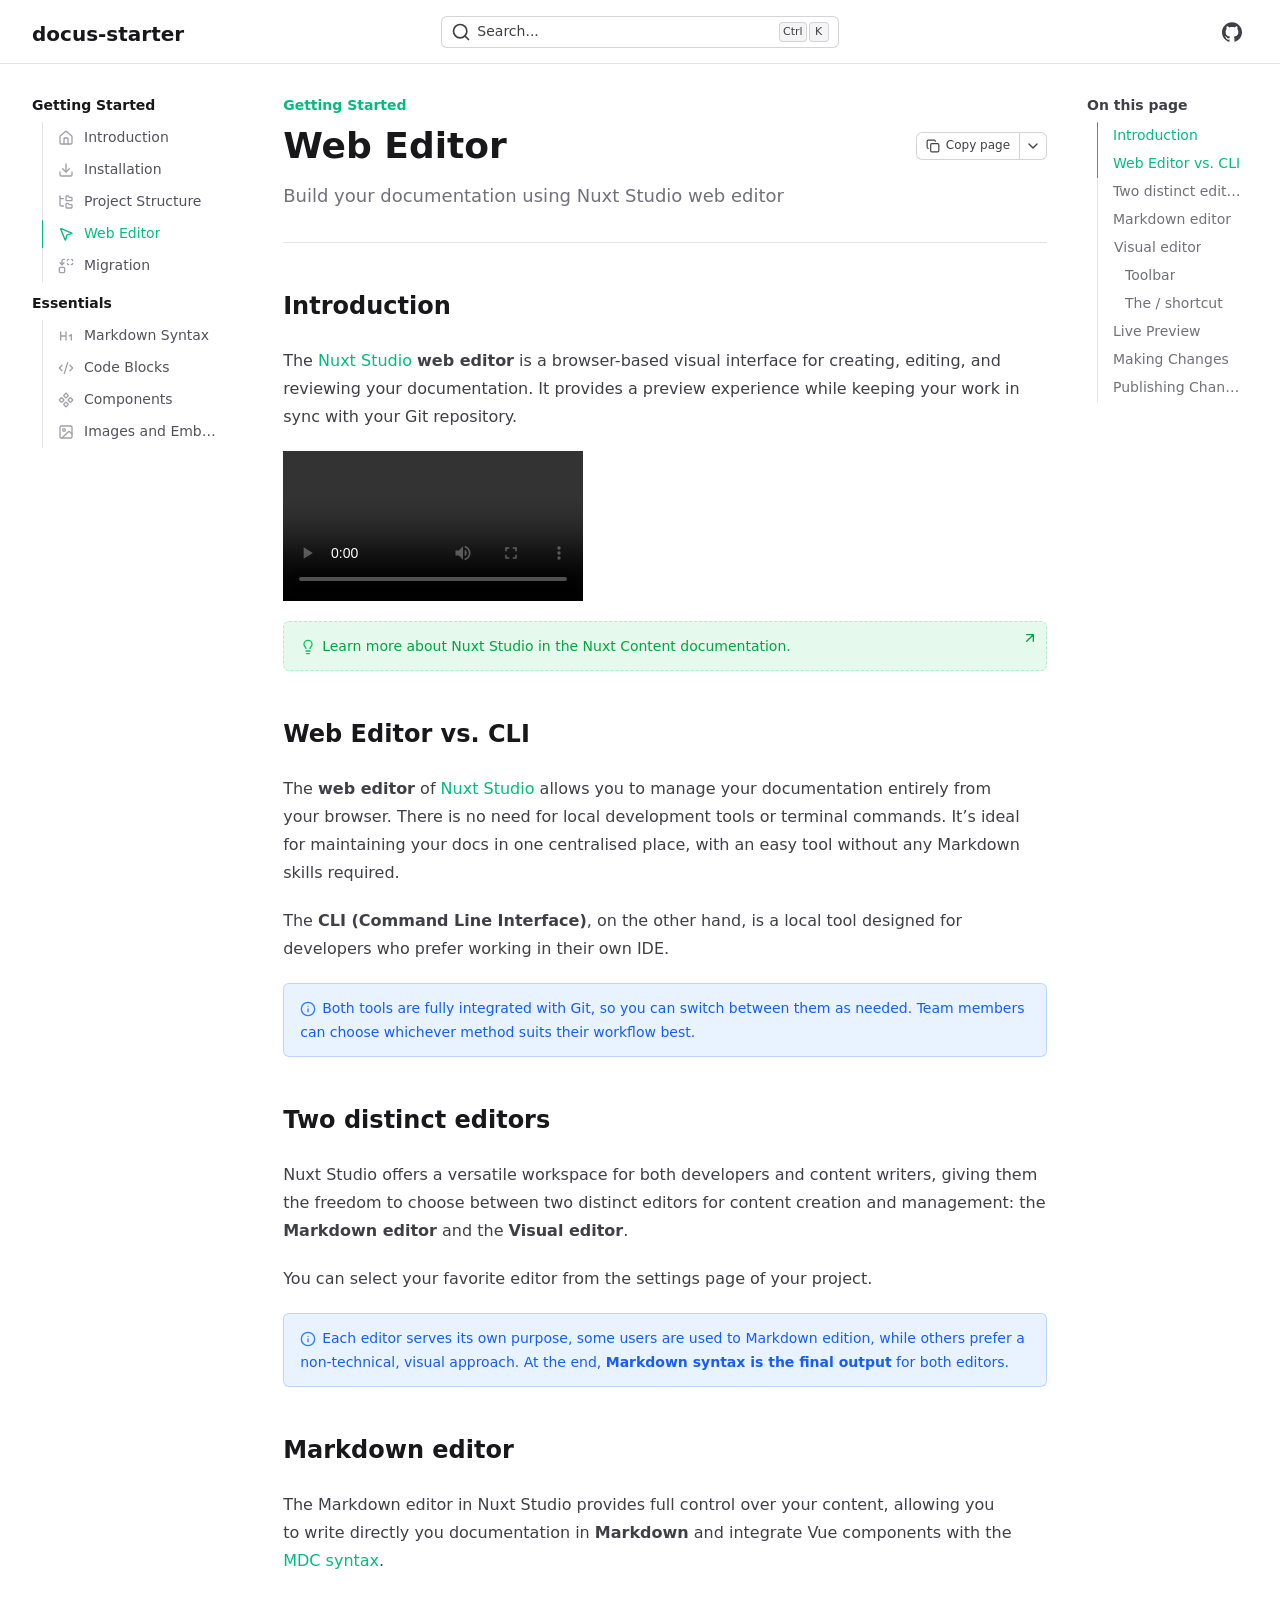
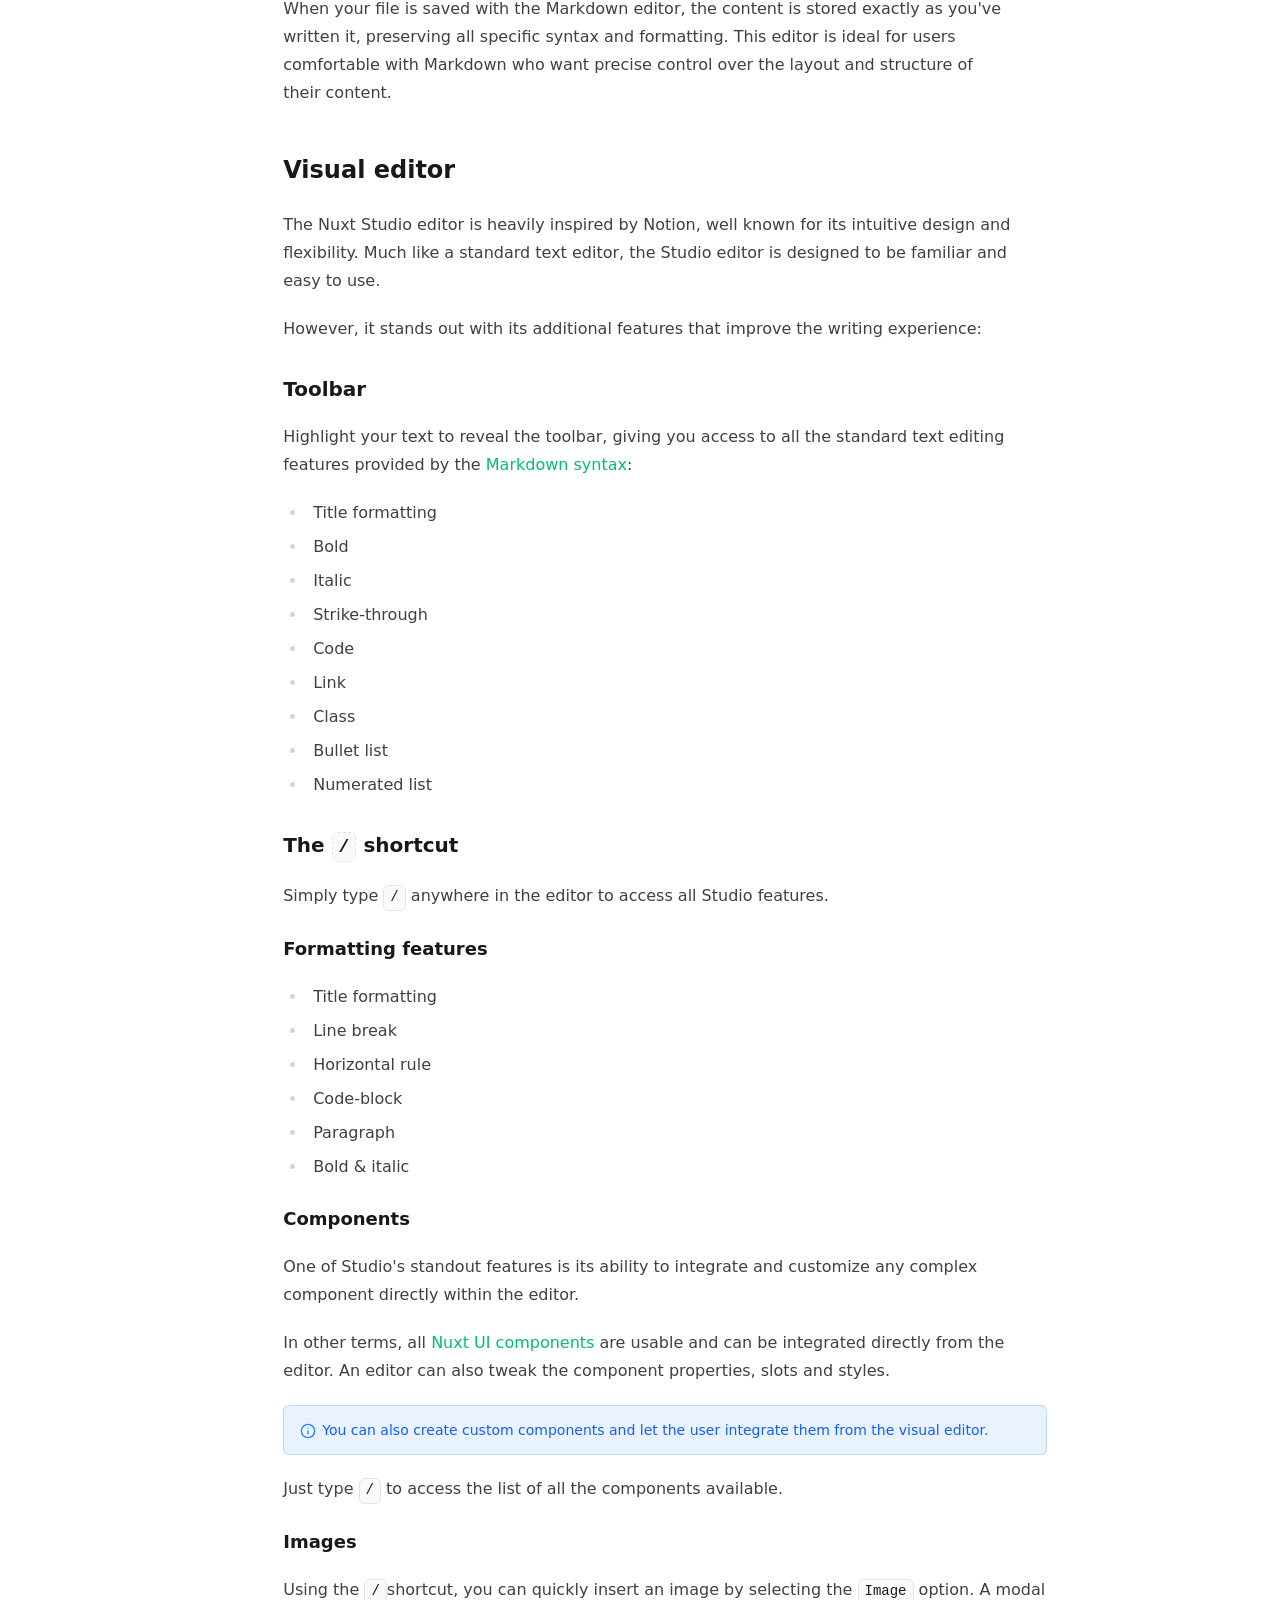
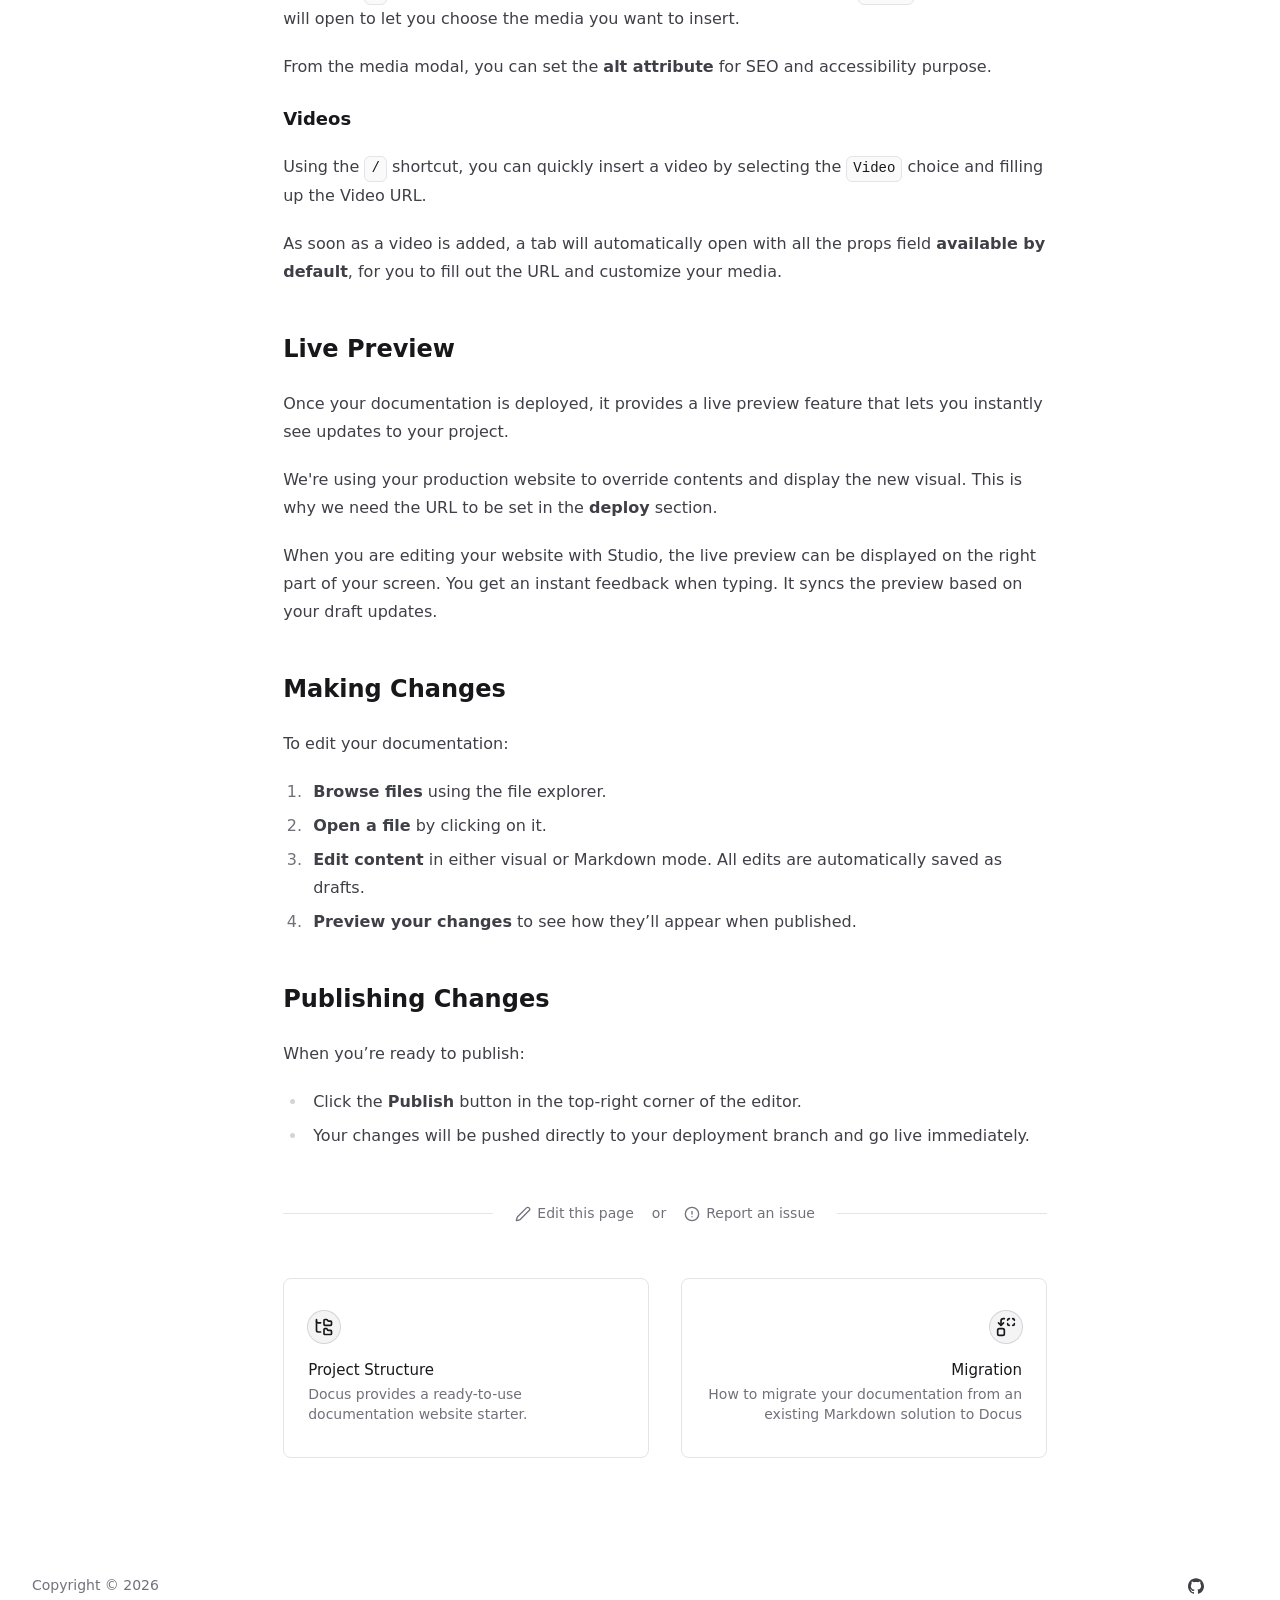
<file: getting-started/studio.html>
<!DOCTYPE html><html  lang="en" dir="ltr"><head><meta charset="utf-8"><meta name="viewport" content="width=device-width, initial-scale=1"><style id="nuxt-ui-colors">@layer base {
  :root {
  --ui-color-primary-50: var(--color-emerald-50, oklch(97.9% 0.021 166.113));
  --ui-color-primary-100: var(--color-emerald-100, oklch(95% 0.052 163.051));
  --ui-color-primary-200: var(--color-emerald-200, oklch(90.5% 0.093 164.15));
  --ui-color-primary-300: var(--color-emerald-300, oklch(84.5% 0.143 164.978));
  --ui-color-primary-400: var(--color-emerald-400, oklch(76.5% 0.177 163.223));
  --ui-color-primary-500: var(--color-emerald-500, oklch(69.6% 0.17 162.48));
  --ui-color-primary-600: var(--color-emerald-600, oklch(59.6% 0.145 163.225));
  --ui-color-primary-700: var(--color-emerald-700, oklch(50.8% 0.118 165.612));
  --ui-color-primary-800: var(--color-emerald-800, oklch(43.2% 0.095 166.913));
  --ui-color-primary-900: var(--color-emerald-900, oklch(37.8% 0.077 168.94));
  --ui-color-primary-950: var(--color-emerald-950, oklch(26.2% 0.051 172.552));
  --ui-color-secondary-50: var(--color-blue-50, oklch(97% 0.014 254.604));
  --ui-color-secondary-100: var(--color-blue-100, oklch(93.2% 0.032 255.585));
  --ui-color-secondary-200: var(--color-blue-200, oklch(88.2% 0.059 254.128));
  --ui-color-secondary-300: var(--color-blue-300, oklch(80.9% 0.105 251.813));
  --ui-color-secondary-400: var(--color-blue-400, oklch(70.7% 0.165 254.624));
  --ui-color-secondary-500: var(--color-blue-500, oklch(62.3% 0.214 259.815));
  --ui-color-secondary-600: var(--color-blue-600, oklch(54.6% 0.245 262.881));
  --ui-color-secondary-700: var(--color-blue-700, oklch(48.8% 0.243 264.376));
  --ui-color-secondary-800: var(--color-blue-800, oklch(42.4% 0.199 265.638));
  --ui-color-secondary-900: var(--color-blue-900, oklch(37.9% 0.146 265.522));
  --ui-color-secondary-950: var(--color-blue-950, oklch(28.2% 0.091 267.935));
  --ui-color-success-50: var(--color-green-50, oklch(98.2% 0.018 155.826));
  --ui-color-success-100: var(--color-green-100, oklch(96.2% 0.044 156.743));
  --ui-color-success-200: var(--color-green-200, oklch(92.5% 0.084 155.995));
  --ui-color-success-300: var(--color-green-300, oklch(87.1% 0.15 154.449));
  --ui-color-success-400: var(--color-green-400, oklch(79.2% 0.209 151.711));
  --ui-color-success-500: var(--color-green-500, oklch(72.3% 0.219 149.579));
  --ui-color-success-600: var(--color-green-600, oklch(62.7% 0.194 149.214));
  --ui-color-success-700: var(--color-green-700, oklch(52.7% 0.154 150.069));
  --ui-color-success-800: var(--color-green-800, oklch(44.8% 0.119 151.328));
  --ui-color-success-900: var(--color-green-900, oklch(39.3% 0.095 152.535));
  --ui-color-success-950: var(--color-green-950, oklch(26.6% 0.065 152.934));
  --ui-color-info-50: var(--color-blue-50, oklch(97% 0.014 254.604));
  --ui-color-info-100: var(--color-blue-100, oklch(93.2% 0.032 255.585));
  --ui-color-info-200: var(--color-blue-200, oklch(88.2% 0.059 254.128));
  --ui-color-info-300: var(--color-blue-300, oklch(80.9% 0.105 251.813));
  --ui-color-info-400: var(--color-blue-400, oklch(70.7% 0.165 254.624));
  --ui-color-info-500: var(--color-blue-500, oklch(62.3% 0.214 259.815));
  --ui-color-info-600: var(--color-blue-600, oklch(54.6% 0.245 262.881));
  --ui-color-info-700: var(--color-blue-700, oklch(48.8% 0.243 264.376));
  --ui-color-info-800: var(--color-blue-800, oklch(42.4% 0.199 265.638));
  --ui-color-info-900: var(--color-blue-900, oklch(37.9% 0.146 265.522));
  --ui-color-info-950: var(--color-blue-950, oklch(28.2% 0.091 267.935));
  --ui-color-warning-50: var(--color-yellow-50, oklch(98.7% 0.026 102.212));
  --ui-color-warning-100: var(--color-yellow-100, oklch(97.3% 0.071 103.193));
  --ui-color-warning-200: var(--color-yellow-200, oklch(94.5% 0.129 101.54));
  --ui-color-warning-300: var(--color-yellow-300, oklch(90.5% 0.182 98.111));
  --ui-color-warning-400: var(--color-yellow-400, oklch(85.2% 0.199 91.936));
  --ui-color-warning-500: var(--color-yellow-500, oklch(79.5% 0.184 86.047));
  --ui-color-warning-600: var(--color-yellow-600, oklch(68.1% 0.162 75.834));
  --ui-color-warning-700: var(--color-yellow-700, oklch(55.4% 0.135 66.442));
  --ui-color-warning-800: var(--color-yellow-800, oklch(47.6% 0.114 61.907));
  --ui-color-warning-900: var(--color-yellow-900, oklch(42.1% 0.095 57.708));
  --ui-color-warning-950: var(--color-yellow-950, oklch(28.6% 0.066 53.813));
  --ui-color-error-50: var(--color-red-50, oklch(97.1% 0.013 17.38));
  --ui-color-error-100: var(--color-red-100, oklch(93.6% 0.032 17.717));
  --ui-color-error-200: var(--color-red-200, oklch(88.5% 0.062 18.334));
  --ui-color-error-300: var(--color-red-300, oklch(80.8% 0.114 19.571));
  --ui-color-error-400: var(--color-red-400, oklch(70.4% 0.191 22.216));
  --ui-color-error-500: var(--color-red-500, oklch(63.7% 0.237 25.331));
  --ui-color-error-600: var(--color-red-600, oklch(57.7% 0.245 27.325));
  --ui-color-error-700: var(--color-red-700, oklch(50.5% 0.213 27.518));
  --ui-color-error-800: var(--color-red-800, oklch(44.4% 0.177 26.899));
  --ui-color-error-900: var(--color-red-900, oklch(39.6% 0.141 25.723));
  --ui-color-error-950: var(--color-red-950, oklch(25.8% 0.092 26.042));
  --ui-color-neutral-50: var(--color-zinc-50, oklch(98.5% 0 0));
  --ui-color-neutral-100: var(--color-zinc-100, oklch(96.7% 0.001 286.375));
  --ui-color-neutral-200: var(--color-zinc-200, oklch(92% 0.004 286.32));
  --ui-color-neutral-300: var(--color-zinc-300, oklch(87.1% 0.006 286.286));
  --ui-color-neutral-400: var(--color-zinc-400, oklch(70.5% 0.015 286.067));
  --ui-color-neutral-500: var(--color-zinc-500, oklch(55.2% 0.016 285.938));
  --ui-color-neutral-600: var(--color-zinc-600, oklch(44.2% 0.017 285.786));
  --ui-color-neutral-700: var(--color-zinc-700, oklch(37% 0.013 285.805));
  --ui-color-neutral-800: var(--color-zinc-800, oklch(27.4% 0.006 286.033));
  --ui-color-neutral-900: var(--color-zinc-900, oklch(21% 0.006 285.885));
  --ui-color-neutral-950: var(--color-zinc-950, oklch(14.1% 0.005 285.823));
  }
  :root, .light {
  --ui-primary: var(--ui-color-primary-500);
  --ui-secondary: var(--ui-color-secondary-500);
  --ui-success: var(--ui-color-success-500);
  --ui-info: var(--ui-color-info-500);
  --ui-warning: var(--ui-color-warning-500);
  --ui-error: var(--ui-color-error-500);
  }
  .dark {
  --ui-primary: var(--ui-color-primary-400);
  --ui-secondary: var(--ui-color-secondary-400);
  --ui-success: var(--ui-color-success-400);
  --ui-info: var(--ui-color-info-400);
  --ui-warning: var(--ui-color-warning-400);
  --ui-error: var(--ui-color-error-400);
  }
}</style><title>Web Editor - docus-starter</title><link rel="stylesheet" href="/_nuxt/entry.BbhBcEqf.css" crossorigin><style>@layer components {:where(.i-lucide\:alert-circle){display:inline-block;width:1em;height:1em;background-color:currentColor;-webkit-mask-image:var(--svg);mask-image:var(--svg);-webkit-mask-repeat:no-repeat;mask-repeat:no-repeat;-webkit-mask-size:100% 100%;mask-size:100% 100%;--svg:url("data:image/svg+xml,%3Csvg xmlns='http://www.w3.org/2000/svg' viewBox='0 0 24 24' width='24' height='24'%3E%3Cg fill='none' stroke='black' stroke-linecap='round' stroke-linejoin='round' stroke-width='2'%3E%3Ccircle cx='12' cy='12' r='10'/%3E%3Cpath d='M12 8v4m0 4h.01'/%3E%3C/g%3E%3C/svg%3E")}:where(.i-lucide\:arrow-up-right){display:inline-block;width:1em;height:1em;background-color:currentColor;-webkit-mask-image:var(--svg);mask-image:var(--svg);-webkit-mask-repeat:no-repeat;mask-repeat:no-repeat;-webkit-mask-size:100% 100%;mask-size:100% 100%;--svg:url("data:image/svg+xml,%3Csvg xmlns='http://www.w3.org/2000/svg' viewBox='0 0 24 24' width='24' height='24'%3E%3Cpath fill='none' stroke='black' stroke-linecap='round' stroke-linejoin='round' stroke-width='2' d='M7 7h10v10M7 17L17 7'/%3E%3C/svg%3E")}:where(.i-lucide\:chevron-down){display:inline-block;width:1em;height:1em;background-color:currentColor;-webkit-mask-image:var(--svg);mask-image:var(--svg);-webkit-mask-repeat:no-repeat;mask-repeat:no-repeat;-webkit-mask-size:100% 100%;mask-size:100% 100%;--svg:url("data:image/svg+xml,%3Csvg xmlns='http://www.w3.org/2000/svg' viewBox='0 0 24 24' width='24' height='24'%3E%3Cpath fill='none' stroke='black' stroke-linecap='round' stroke-linejoin='round' stroke-width='2' d='m6 9l6 6l6-6'/%3E%3C/svg%3E")}:where(.i-lucide\:code-xml){display:inline-block;width:1em;height:1em;background-color:currentColor;-webkit-mask-image:var(--svg);mask-image:var(--svg);-webkit-mask-repeat:no-repeat;mask-repeat:no-repeat;-webkit-mask-size:100% 100%;mask-size:100% 100%;--svg:url("data:image/svg+xml,%3Csvg xmlns='http://www.w3.org/2000/svg' viewBox='0 0 24 24' width='24' height='24'%3E%3Cpath fill='none' stroke='black' stroke-linecap='round' stroke-linejoin='round' stroke-width='2' d='m18 16l4-4l-4-4M6 8l-4 4l4 4m8.5-12l-5 16'/%3E%3C/svg%3E")}:where(.i-lucide\:component){display:inline-block;width:1em;height:1em;background-color:currentColor;-webkit-mask-image:var(--svg);mask-image:var(--svg);-webkit-mask-repeat:no-repeat;mask-repeat:no-repeat;-webkit-mask-size:100% 100%;mask-size:100% 100%;--svg:url("data:image/svg+xml,%3Csvg xmlns='http://www.w3.org/2000/svg' viewBox='0 0 24 24' width='24' height='24'%3E%3Cpath fill='none' stroke='black' stroke-linecap='round' stroke-linejoin='round' stroke-width='2' d='M15.536 11.293a1 1 0 0 0 0 1.414l2.376 2.377a1 1 0 0 0 1.414 0l2.377-2.377a1 1 0 0 0 0-1.414l-2.377-2.377a1 1 0 0 0-1.414 0zm-13.239 0a1 1 0 0 0 0 1.414l2.377 2.377a1 1 0 0 0 1.414 0l2.377-2.377a1 1 0 0 0 0-1.414L6.088 8.916a1 1 0 0 0-1.414 0zm6.619 6.619a1 1 0 0 0 0 1.415l2.377 2.376a1 1 0 0 0 1.414 0l2.377-2.376a1 1 0 0 0 0-1.415l-2.377-2.376a1 1 0 0 0-1.414 0zm0-13.238a1 1 0 0 0 0 1.414l2.377 2.376a1 1 0 0 0 1.414 0l2.377-2.376a1 1 0 0 0 0-1.414l-2.377-2.377a1 1 0 0 0-1.414 0z'/%3E%3C/svg%3E")}:where(.i-lucide\:copy){display:inline-block;width:1em;height:1em;background-color:currentColor;-webkit-mask-image:var(--svg);mask-image:var(--svg);-webkit-mask-repeat:no-repeat;mask-repeat:no-repeat;-webkit-mask-size:100% 100%;mask-size:100% 100%;--svg:url("data:image/svg+xml,%3Csvg xmlns='http://www.w3.org/2000/svg' viewBox='0 0 24 24' width='24' height='24'%3E%3Cg fill='none' stroke='black' stroke-linecap='round' stroke-linejoin='round' stroke-width='2'%3E%3Crect width='14' height='14' x='8' y='8' rx='2' ry='2'/%3E%3Cpath d='M4 16c-1.1 0-2-.9-2-2V4c0-1.1.9-2 2-2h10c1.1 0 2 .9 2 2'/%3E%3C/g%3E%3C/svg%3E")}:where(.i-lucide\:download){display:inline-block;width:1em;height:1em;background-color:currentColor;-webkit-mask-image:var(--svg);mask-image:var(--svg);-webkit-mask-repeat:no-repeat;mask-repeat:no-repeat;-webkit-mask-size:100% 100%;mask-size:100% 100%;--svg:url("data:image/svg+xml,%3Csvg xmlns='http://www.w3.org/2000/svg' viewBox='0 0 24 24' width='24' height='24'%3E%3Cg fill='none' stroke='black' stroke-linecap='round' stroke-linejoin='round' stroke-width='2'%3E%3Cpath d='M12 15V3m9 12v4a2 2 0 0 1-2 2H5a2 2 0 0 1-2-2v-4'/%3E%3Cpath d='m7 10l5 5l5-5'/%3E%3C/g%3E%3C/svg%3E")}:where(.i-lucide\:folder-tree){display:inline-block;width:1em;height:1em;background-color:currentColor;-webkit-mask-image:var(--svg);mask-image:var(--svg);-webkit-mask-repeat:no-repeat;mask-repeat:no-repeat;-webkit-mask-size:100% 100%;mask-size:100% 100%;--svg:url("data:image/svg+xml,%3Csvg xmlns='http://www.w3.org/2000/svg' viewBox='0 0 24 24' width='24' height='24'%3E%3Cg fill='none' stroke='black' stroke-linecap='round' stroke-linejoin='round' stroke-width='2'%3E%3Cpath d='M20 10a1 1 0 0 0 1-1V6a1 1 0 0 0-1-1h-2.5a1 1 0 0 1-.8-.4l-.9-1.2A1 1 0 0 0 15 3h-2a1 1 0 0 0-1 1v5a1 1 0 0 0 1 1Zm0 11a1 1 0 0 0 1-1v-3a1 1 0 0 0-1-1h-2.9a1 1 0 0 1-.88-.55l-.42-.85a1 1 0 0 0-.92-.6H13a1 1 0 0 0-1 1v5a1 1 0 0 0 1 1ZM3 5a2 2 0 0 0 2 2h3'/%3E%3Cpath d='M3 3v13a2 2 0 0 0 2 2h3'/%3E%3C/g%3E%3C/svg%3E")}:where(.i-lucide\:hash){display:inline-block;width:1em;height:1em;background-color:currentColor;-webkit-mask-image:var(--svg);mask-image:var(--svg);-webkit-mask-repeat:no-repeat;mask-repeat:no-repeat;-webkit-mask-size:100% 100%;mask-size:100% 100%;--svg:url("data:image/svg+xml,%3Csvg xmlns='http://www.w3.org/2000/svg' viewBox='0 0 24 24' width='24' height='24'%3E%3Cpath fill='none' stroke='black' stroke-linecap='round' stroke-linejoin='round' stroke-width='2' d='M4 9h16M4 15h16M10 3L8 21m8-18l-2 18'/%3E%3C/svg%3E")}:where(.i-lucide\:heading-1){display:inline-block;width:1em;height:1em;background-color:currentColor;-webkit-mask-image:var(--svg);mask-image:var(--svg);-webkit-mask-repeat:no-repeat;mask-repeat:no-repeat;-webkit-mask-size:100% 100%;mask-size:100% 100%;--svg:url("data:image/svg+xml,%3Csvg xmlns='http://www.w3.org/2000/svg' viewBox='0 0 24 24' width='24' height='24'%3E%3Cpath fill='none' stroke='black' stroke-linecap='round' stroke-linejoin='round' stroke-width='2' d='M4 12h8m-8 6V6m8 12V6m5 6l3-2v8'/%3E%3C/svg%3E")}:where(.i-lucide\:house){display:inline-block;width:1em;height:1em;background-color:currentColor;-webkit-mask-image:var(--svg);mask-image:var(--svg);-webkit-mask-repeat:no-repeat;mask-repeat:no-repeat;-webkit-mask-size:100% 100%;mask-size:100% 100%;--svg:url("data:image/svg+xml,%3Csvg xmlns='http://www.w3.org/2000/svg' viewBox='0 0 24 24' width='24' height='24'%3E%3Cg fill='none' stroke='black' stroke-linecap='round' stroke-linejoin='round' stroke-width='2'%3E%3Cpath d='M15 21v-8a1 1 0 0 0-1-1h-4a1 1 0 0 0-1 1v8'/%3E%3Cpath d='M3 10a2 2 0 0 1 .709-1.528l7-5.999a2 2 0 0 1 2.582 0l7 5.999A2 2 0 0 1 21 10v9a2 2 0 0 1-2 2H5a2 2 0 0 1-2-2z'/%3E%3C/g%3E%3C/svg%3E")}:where(.i-lucide\:image){display:inline-block;width:1em;height:1em;background-color:currentColor;-webkit-mask-image:var(--svg);mask-image:var(--svg);-webkit-mask-repeat:no-repeat;mask-repeat:no-repeat;-webkit-mask-size:100% 100%;mask-size:100% 100%;--svg:url("data:image/svg+xml,%3Csvg xmlns='http://www.w3.org/2000/svg' viewBox='0 0 24 24' width='24' height='24'%3E%3Cg fill='none' stroke='black' stroke-linecap='round' stroke-linejoin='round' stroke-width='2'%3E%3Crect width='18' height='18' x='3' y='3' rx='2' ry='2'/%3E%3Ccircle cx='9' cy='9' r='2'/%3E%3Cpath d='m21 15l-3.086-3.086a2 2 0 0 0-2.828 0L6 21'/%3E%3C/g%3E%3C/svg%3E")}:where(.i-lucide\:info){display:inline-block;width:1em;height:1em;background-color:currentColor;-webkit-mask-image:var(--svg);mask-image:var(--svg);-webkit-mask-repeat:no-repeat;mask-repeat:no-repeat;-webkit-mask-size:100% 100%;mask-size:100% 100%;--svg:url("data:image/svg+xml,%3Csvg xmlns='http://www.w3.org/2000/svg' viewBox='0 0 24 24' width='24' height='24'%3E%3Cg fill='none' stroke='black' stroke-linecap='round' stroke-linejoin='round' stroke-width='2'%3E%3Ccircle cx='12' cy='12' r='10'/%3E%3Cpath d='M12 16v-4m0-4h.01'/%3E%3C/g%3E%3C/svg%3E")}:where(.i-lucide\:lightbulb){display:inline-block;width:1em;height:1em;background-color:currentColor;-webkit-mask-image:var(--svg);mask-image:var(--svg);-webkit-mask-repeat:no-repeat;mask-repeat:no-repeat;-webkit-mask-size:100% 100%;mask-size:100% 100%;--svg:url("data:image/svg+xml,%3Csvg xmlns='http://www.w3.org/2000/svg' viewBox='0 0 24 24' width='24' height='24'%3E%3Cpath fill='none' stroke='black' stroke-linecap='round' stroke-linejoin='round' stroke-width='2' d='M15 14c.2-1 .7-1.7 1.5-2.5c1-.9 1.5-2.2 1.5-3.5A6 6 0 0 0 6 8c0 1 .2 2.2 1.5 3.5c.7.7 1.3 1.5 1.5 2.5m0 4h6m-5 4h4'/%3E%3C/svg%3E")}:where(.i-lucide\:mouse-pointer-2){display:inline-block;width:1em;height:1em;background-color:currentColor;-webkit-mask-image:var(--svg);mask-image:var(--svg);-webkit-mask-repeat:no-repeat;mask-repeat:no-repeat;-webkit-mask-size:100% 100%;mask-size:100% 100%;--svg:url("data:image/svg+xml,%3Csvg xmlns='http://www.w3.org/2000/svg' viewBox='0 0 24 24' width='24' height='24'%3E%3Cpath fill='none' stroke='black' stroke-linecap='round' stroke-linejoin='round' stroke-width='2' d='M4.037 4.688a.495.495 0 0 1 .651-.651l16 6.5a.5.5 0 0 1-.063.947l-6.124 1.58a2 2 0 0 0-1.438 1.435l-1.579 6.126a.5.5 0 0 1-.947.063z'/%3E%3C/svg%3E")}:where(.i-lucide\:pen){display:inline-block;width:1em;height:1em;background-color:currentColor;-webkit-mask-image:var(--svg);mask-image:var(--svg);-webkit-mask-repeat:no-repeat;mask-repeat:no-repeat;-webkit-mask-size:100% 100%;mask-size:100% 100%;--svg:url("data:image/svg+xml,%3Csvg xmlns='http://www.w3.org/2000/svg' viewBox='0 0 24 24' width='24' height='24'%3E%3Cpath fill='none' stroke='black' stroke-linecap='round' stroke-linejoin='round' stroke-width='2' d='M21.174 6.812a1 1 0 0 0-3.986-3.987L3.842 16.174a2 2 0 0 0-.5.83l-1.321 4.352a.5.5 0 0 0 .623.622l4.353-1.32a2 2 0 0 0 .83-.497z'/%3E%3C/svg%3E")}:where(.i-lucide\:replace){display:inline-block;width:1em;height:1em;background-color:currentColor;-webkit-mask-image:var(--svg);mask-image:var(--svg);-webkit-mask-repeat:no-repeat;mask-repeat:no-repeat;-webkit-mask-size:100% 100%;mask-size:100% 100%;--svg:url("data:image/svg+xml,%3Csvg xmlns='http://www.w3.org/2000/svg' viewBox='0 0 24 24' width='24' height='24'%3E%3Cg fill='none' stroke='black' stroke-linecap='round' stroke-linejoin='round' stroke-width='2'%3E%3Cpath d='M14 4a2 2 0 0 1 2-2m0 8a2 2 0 0 1-2-2m6-6a2 2 0 0 1 2 2m0 4a2 2 0 0 1-2 2M3 7l3 3l3-3'/%3E%3Cpath d='M6 10V5a3 3 0 0 1 3-3h1'/%3E%3Crect width='8' height='8' x='2' y='14' rx='2'/%3E%3C/g%3E%3C/svg%3E")}:where(.i-lucide\:search){display:inline-block;width:1em;height:1em;background-color:currentColor;-webkit-mask-image:var(--svg);mask-image:var(--svg);-webkit-mask-repeat:no-repeat;mask-repeat:no-repeat;-webkit-mask-size:100% 100%;mask-size:100% 100%;--svg:url("data:image/svg+xml,%3Csvg xmlns='http://www.w3.org/2000/svg' viewBox='0 0 24 24' width='24' height='24'%3E%3Cg fill='none' stroke='black' stroke-linecap='round' stroke-linejoin='round' stroke-width='2'%3E%3Cpath d='m21 21l-4.34-4.34'/%3E%3Ccircle cx='11' cy='11' r='8'/%3E%3C/g%3E%3C/svg%3E")}:where(.i-simple-icons\:github){display:inline-block;width:1em;height:1em;background-color:currentColor;-webkit-mask-image:var(--svg);mask-image:var(--svg);-webkit-mask-repeat:no-repeat;mask-repeat:no-repeat;-webkit-mask-size:100% 100%;mask-size:100% 100%;--svg:url("data:image/svg+xml,%3Csvg xmlns='http://www.w3.org/2000/svg' viewBox='0 0 24 24' width='24' height='24'%3E%3Cpath fill='black' d='M12 .297c-6.63 0-12 5.373-12 12c0 5.303 3.438 9.8 8.205 11.385c.6.113.82-.258.82-.577c0-.285-.01-1.04-.015-2.04c-3.338.724-4.042-1.61-4.042-1.61C4.422 18.07 3.633 17.7 3.633 17.7c-1.087-.744.084-.729.084-.729c1.205.084 1.838 1.236 1.838 1.236c1.07 1.835 2.809 1.305 3.495.998c.108-.776.417-1.305.76-1.605c-2.665-.3-5.466-1.332-5.466-5.93c0-1.31.465-2.38 1.235-3.22c-.135-.303-.54-1.523.105-3.176c0 0 1.005-.322 3.3 1.23c.96-.267 1.98-.399 3-.405c1.02.006 2.04.138 3 .405c2.28-1.552 3.285-1.23 3.285-1.23c.645 1.653.24 2.873.12 3.176c.765.84 1.23 1.91 1.23 3.22c0 4.61-2.805 5.625-5.475 5.92c.42.36.81 1.096.81 2.22c0 1.606-.015 2.896-.015 3.286c0 .315.21.69.825.57C20.565 22.092 24 17.592 24 12.297c0-6.627-5.373-12-12-12'/%3E%3C/svg%3E")}}</style><link rel="preload" as="fetch" crossorigin="anonymous" href="/getting-started/studio/_payload.json?e6b4f6ba-1490-4334-b11d-6ea869648b06"><link rel="modulepreload" as="script" crossorigin href="/_nuxt/C_VYumOx.js"><link rel="modulepreload" as="script" crossorigin href="/_nuxt/Du3OnPYR.js"><link rel="modulepreload" as="script" crossorigin href="/_nuxt/DobmZ6U3.js"><link rel="modulepreload" as="script" crossorigin href="/_nuxt/CFGWSoUo.js"><link rel="modulepreload" as="script" crossorigin href="/_nuxt/DDkdV05u.js"><link rel="modulepreload" as="script" crossorigin href="/_nuxt/DdCkbHfn.js"><link rel="modulepreload" as="script" crossorigin href="/_nuxt/BBA68Iq_.js"><link rel="modulepreload" as="script" crossorigin href="/_nuxt/ig-Nu4J2.js"><link rel="modulepreload" as="script" crossorigin href="/_nuxt/znVVpEyZ.js"><link rel="modulepreload" as="script" crossorigin href="/_nuxt/D7SqohgV.js"><link rel="modulepreload" as="script" crossorigin href="/_nuxt/CwFd7yxa.js"><link rel="modulepreload" as="script" crossorigin href="/_nuxt/DDTD01yV.js"><link rel="modulepreload" as="script" crossorigin href="/_nuxt/BdxdPvrx.js"><link rel="modulepreload" as="script" crossorigin href="/_nuxt/D3_4QBv0.js"><link rel="modulepreload" as="script" crossorigin href="/_nuxt/-ZMvfIWE.js"><link rel="modulepreload" as="script" crossorigin href="/_nuxt/BAFc-tX3.js"><link rel="modulepreload" as="script" crossorigin href="/_nuxt/BcyO1o0D.js"><link rel="modulepreload" as="script" crossorigin href="/_nuxt/RUv7g_gI.js"><link rel="modulepreload" as="script" crossorigin href="/_nuxt/Cn2qCH-p.js"><link rel="preload" as="fetch" fetchpriority="low" crossorigin="anonymous" href="/_nuxt/builds/meta/e6b4f6ba-1490-4334-b11d-6ea869648b06.json"><link rel="prefetch" as="style" crossorigin href="/_nuxt/index.BKsJv0if.css"><link rel="prefetch" as="script" crossorigin href="/_nuxt/BNmbWR-8.js"><link rel="prefetch" as="script" crossorigin href="/_nuxt/aYUi0kow.js"><link rel="prefetch" as="script" crossorigin href="/_nuxt/BMp3Theq.js"><link rel="prefetch" as="script" crossorigin href="/_nuxt/leKMFsjQ.js"><meta property="og:image" content="/__og-image__/static/getting-started/studio/og.png"><meta property="og:image:type" content="image/png"><meta name="twitter:card" content="summary_large_image"><meta name="twitter:image" content="/__og-image__/static/getting-started/studio/og.png"><meta name="twitter:image:src" content="/__og-image__/static/getting-started/studio/og.png"><meta property="og:image:width" content="1200"><meta name="twitter:image:width" content="1200"><meta property="og:image:height" content="600"><meta name="twitter:image:height" content="600"><meta name="robots" content="index, follow, max-image-preview:large, max-snippet:-1, max-video-preview:-1"><link rel="icon" href="/favicon.ico"><meta name="description" content="Build your documentation using Nuxt Studio web editor"><meta property="og:site_name" content="docus-starter"><meta property="og:title" content="Web Editor"><meta property="og:description" content="Build your documentation using Nuxt Studio web editor"><script type="module" src="/_nuxt/C_VYumOx.js" crossorigin></script><script>"use strict";(()=>{const t=window,e=document.documentElement,c=["dark","light"],n=getStorageValue("localStorage","nuxt-color-mode")||"system";let i=n==="system"?u():n;const r=e.getAttribute("data-color-mode-forced");r&&(i=r),l(i),t["__NUXT_COLOR_MODE__"]={preference:n,value:i,getColorScheme:u,addColorScheme:l,removeColorScheme:d};function l(o){const s=""+o+"",a="";e.classList?e.classList.add(s):e.className+=" "+s,a&&e.setAttribute("data-"+a,o)}function d(o){const s=""+o+"",a="";e.classList?e.classList.remove(s):e.className=e.className.replace(new RegExp(s,"g"),""),a&&e.removeAttribute("data-"+a)}function f(o){return t.matchMedia("(prefers-color-scheme"+o+")")}function u(){if(t.matchMedia&&f("").media!=="not all"){for(const o of c)if(f(":"+o).matches)return o}return"light"}})();function getStorageValue(t,e){switch(t){case"localStorage":return window.localStorage.getItem(e);case"sessionStorage":return window.sessionStorage.getItem(e);case"cookie":return getCookie(e);default:return null}}function getCookie(t){const c=("; "+window.document.cookie).split("; "+t+"=");if(c.length===2)return c.pop()?.split(";").shift()}</script></head><body><div id="__nuxt" class="isolate"><!--[--><!--[--><!--[--><!--[--><!--[--><div class="nuxt-loading-indicator" style="position:fixed;top:0;right:0;left:0;pointer-events:none;width:auto;height:3px;opacity:0;background:var(--ui-primary);background-size:Infinity% auto;transform:scaleX(0%);transform-origin:left;transition:transform 0.1s, height 0.4s, opacity 0.4s;z-index:999999;"></div><!--[--><!----><!----><!----><header class="bg-default/75 backdrop-blur border-b border-default h-(--ui-header-height) sticky top-0 z-50"><!--[--><!--]--><div class="w-full max-w-(--ui-container) mx-auto px-4 sm:px-6 lg:px-8 flex items-center justify-between gap-3 h-full"><!--[--><div class="lg:flex-1 flex items-center gap-1.5"><!----><!--[--><a href="/" aria-label="docus-starter" class="focus-visible:outline-primary hover:text-default transition-colors shrink-0 font-bold text-xl text-highlighted flex items-end gap-1.5"><!--[--><!--[--><!--[--><span class="h-6 w-auto shrink-0">docus-starter</span><!--]--><!--]--><!--]--></a><!--]--></div><div class="hidden lg:flex flex-1"><!--[--><!--[--><!----><!--[--><!--[--><button type="button" class="rounded-md font-medium inline-flex items-center disabled:cursor-not-allowed aria-disabled:cursor-not-allowed disabled:opacity-75 aria-disabled:opacity-75 transition-colors px-2.5 py-1.5 text-sm gap-1.5 ring ring-inset ring-accented text-default bg-default hover:bg-elevated active:bg-elevated disabled:bg-default aria-disabled:bg-default focus:outline-none focus-visible:ring-2 focus-visible:ring-inverted w-full"><!--[--><!--[--><span class="iconify i-lucide:search shrink-0 size-5" aria-hidden="true" style=""></span><!--]--><!--[--><span class="truncate">Search...</span><!--]--><!--[--><div class="hidden lg:flex items-center gap-0.5 ms-auto"><!--[--><!--[--><kbd class="inline-flex items-center justify-center px-1 rounded-sm font-medium font-sans h-5 min-w-[20px] text-[11px] ring ring-inset ring-accented text-default bg-elevated"><!--[--> <!--]--></kbd><kbd class="inline-flex items-center justify-center px-1 rounded-sm font-medium font-sans h-5 min-w-[20px] text-[11px] ring ring-inset ring-accented text-default bg-elevated"><!--[-->K<!--]--></kbd><!--]--><!--]--></div><!--]--><!--]--></button><!--]--><!--]--><!--]--><!--]--></div><div class="flex items-center justify-end lg:flex-1 gap-1.5"><!--[--><div></div><!----><!--[--><!----><!--[--><!--[--><button type="button" aria-label="Search..." class="rounded-md font-medium inline-flex items-center disabled:cursor-not-allowed aria-disabled:cursor-not-allowed disabled:opacity-75 aria-disabled:opacity-75 transition-colors text-sm gap-1.5 text-default hover:bg-elevated active:bg-elevated focus:outline-none focus-visible:bg-elevated hover:disabled:bg-transparent dark:hover:disabled:bg-transparent hover:aria-disabled:bg-transparent dark:hover:aria-disabled:bg-transparent p-1.5 lg:hidden"><!--[--><!--[--><span class="iconify i-lucide:search shrink-0 size-5" aria-hidden="true" style=""></span><!--]--><!--[--><!----><!--]--><!--[--><!----><!--]--><!--]--></button><!--]--><!--]--><!--]--><!--[--><div class="h-8 w-8 animate-pulse bg-neutral-200 dark:bg-neutral-800 rounded-md"></div><!--]--><!--[--><!--[--><!--[--><a href="https://github.com/larbish/docus-default" rel="noopener noreferrer" target="_blank" aria-label="GitHub" class="rounded-md font-medium inline-flex items-center disabled:cursor-not-allowed aria-disabled:cursor-not-allowed disabled:opacity-75 aria-disabled:opacity-75 transition-colors text-sm gap-1.5 text-default hover:bg-elevated active:bg-elevated focus:outline-none focus-visible:bg-elevated hover:disabled:bg-transparent dark:hover:disabled:bg-transparent hover:aria-disabled:bg-transparent dark:hover:aria-disabled:bg-transparent p-1.5"><!--[--><!--[--><span class="iconify i-simple-icons:github shrink-0 size-5" aria-hidden="true" style=""></span><!--]--><!--[--><!----><!--]--><!--[--><!----><!--]--><!--]--></a><!--]--><!--]--><!--]--><!--]--><!--[--><!--[--><!--[--><button type="button" class="rounded-md font-medium inline-flex items-center disabled:cursor-not-allowed aria-disabled:cursor-not-allowed disabled:opacity-75 aria-disabled:opacity-75 transition-colors text-xs gap-1.5 text-default hover:bg-elevated active:bg-elevated focus:outline-none focus-visible:bg-elevated hover:disabled:bg-transparent dark:hover:disabled:bg-transparent hover:aria-disabled:bg-transparent dark:hover:aria-disabled:bg-transparent p-1.5 -me-1.5 lg:hidden"><!--[--><!--[--><!----><!--]--><!--[--><svg xmlns="http://www.w3.org/2000/svg" class="size-5" viewBox="0 0 24 24" fill="none" stroke="currentColor" stroke-width="2" stroke-linecap="round" stroke-linejoin="round"><line x1="4" y1="6" x2="20" y2="6" class="outline-none"></line><line x1="4" y1="12" x2="20" y2="12" class="outline-none"></line><line x1="4" y1="18" x2="20" y2="18" class="outline-none"></line></svg><!--]--><!--[--><!----><!--]--><!--]--></button><!--]--><!--]--><!--]--></div><!--]--></div><!--[--><!--]--></header><!--[--><!----><!----><!--]--><!--]--><main class="min-h-[calc(100vh-var(--ui-header-height))]"><!--[--><div class="w-full max-w-(--ui-container) mx-auto px-4 sm:px-6 lg:px-8"><!--[--><div class="flex flex-col lg:grid lg:grid-cols-10 lg:gap-10"><aside class="hidden overflow-y-auto lg:block lg:max-h-[calc(100vh-var(--ui-header-height))] lg:sticky lg:top-(--ui-header-height) py-8 lg:ps-4 lg:-ms-4 lg:pe-6.5 lg:col-span-2"><div class="relative"><!----><!--[--><div></div><!--[--><!----><nav><ul class="isolate -mx-2.5 -mt-1.5"><!--[--><!--[--><!--[--><li data-state="open" data-orientation="vertical" class="flex flex-col data-[state=open]:mb-1.5"><!--[--><!--[--><button type="button" aria-controls aria-expanded="true" data-state="open" id="reka-accordion-trigger-v-0-3-0" data-reka-collection-item data-orientation="vertical" class="group relative w-full px-2.5 py-1.5 before:inset-y-px before:inset-x-0 flex items-center gap-1.5 text-sm before:absolute before:z-[-1] before:rounded-md focus:outline-none focus-visible:outline-none focus-visible:before:ring-inset focus-visible:before:ring-2 text-toned hover:after:bg-accented focus-visible:before:ring-primary hover:text-highlighted data-[state=open]:text-highlighted transition-colors font-semibold focus-visible:ring-primary"><!--[--><!--[--><!--[--><!--[--><!----><!--]--><span class="truncate"><!--[-->Getting Started<!--]--><!----></span><span class="ms-auto gap-1.5 items-center hidden"><!--[--><!----><span class="iconify i-lucide:chevron-down size-5 transform transition-transform duration-200 shrink-0 group-data-[state=open]:rotate-180" aria-hidden="true" style=""></span><!--]--></span><!--]--><!--]--><!--]--></button><div role="region" aria-labelledby="reka-accordion-trigger-v-0-3-0" data-orientation="vertical" style="--reka-accordion-content-width:var(--reka-collapsible-content-width);--reka-accordion-content-height:var(--reka-collapsible-content-height);--reka-collapsible-content-height:0px;--reka-collapsible-content-width:0px;" class="data-[state=open]:animate-[accordion-down_200ms_ease-out] data-[state=closed]:animate-[accordion-up_200ms_ease-out] overflow-hidden focus:outline-none" id="reka-collapsible-content-v-0-3-1"><!--[--><!--[--><!--[--><!----><ul class="ms-5 border-s border-default"><!--[--><!--[--><!--[--><li class="ps-1.5 -ms-px"><!--[--><a href="/getting-started/introduction" class="group relative w-full px-2.5 py-1.5 before:inset-y-px before:inset-x-0 flex items-center gap-1.5 text-sm before:absolute before:z-[-1] before:rounded-md focus:outline-none focus-visible:outline-none focus-visible:before:ring-inset focus-visible:before:ring-2 text-toned hover:after:bg-accented focus-visible:before:ring-primary after:absolute after:-left-1.5 after:inset-y-0.5 after:block after:w-px after:rounded-full after:transition-colors hover:text-highlighted data-[state=open]:text-highlighted transition-colors"><!--[--><!--[--><!--[--><span class="iconify i-lucide:house shrink-0 size-4 mr-1 text-dimmed group-hover:text-default group-data-[state=open]:text-default transition-colors" aria-hidden="true" style=""></span><!--]--><span class="truncate"><!--[-->Introduction<!--]--><!----></span><!----><!--]--><!--]--></a><!--]--></li><!--]--><!--[--><li class="ps-1.5 -ms-px"><!--[--><a href="/getting-started/installation" class="group relative w-full px-2.5 py-1.5 before:inset-y-px before:inset-x-0 flex items-center gap-1.5 text-sm before:absolute before:z-[-1] before:rounded-md focus:outline-none focus-visible:outline-none focus-visible:before:ring-inset focus-visible:before:ring-2 text-toned hover:after:bg-accented focus-visible:before:ring-primary after:absolute after:-left-1.5 after:inset-y-0.5 after:block after:w-px after:rounded-full after:transition-colors hover:text-highlighted data-[state=open]:text-highlighted transition-colors"><!--[--><!--[--><!--[--><span class="iconify i-lucide:download shrink-0 size-4 mr-1 text-dimmed group-hover:text-default group-data-[state=open]:text-default transition-colors" aria-hidden="true" style=""></span><!--]--><span class="truncate"><!--[-->Installation<!--]--><!----></span><!----><!--]--><!--]--></a><!--]--></li><!--]--><!--[--><li class="ps-1.5 -ms-px"><!--[--><a href="/getting-started/project-structure" class="group relative w-full px-2.5 py-1.5 before:inset-y-px before:inset-x-0 flex items-center gap-1.5 text-sm before:absolute before:z-[-1] before:rounded-md focus:outline-none focus-visible:outline-none focus-visible:before:ring-inset focus-visible:before:ring-2 text-toned hover:after:bg-accented focus-visible:before:ring-primary after:absolute after:-left-1.5 after:inset-y-0.5 after:block after:w-px after:rounded-full after:transition-colors hover:text-highlighted data-[state=open]:text-highlighted transition-colors"><!--[--><!--[--><!--[--><span class="iconify i-lucide:folder-tree shrink-0 size-4 mr-1 text-dimmed group-hover:text-default group-data-[state=open]:text-default transition-colors" aria-hidden="true" style=""></span><!--]--><span class="truncate"><!--[-->Project Structure<!--]--><!----></span><!----><!--]--><!--]--></a><!--]--></li><!--]--><!--[--><li class="ps-1.5 -ms-px"><!--[--><a href="/getting-started/studio" class="group relative w-full px-2.5 py-1.5 before:inset-y-px before:inset-x-0 flex items-center gap-1.5 text-sm before:absolute before:z-[-1] before:rounded-md focus:outline-none focus-visible:outline-none focus-visible:before:ring-inset focus-visible:before:ring-2 font-medium focus-visible:before:ring-primary after:absolute after:-left-1.5 after:inset-y-0.5 after:block after:w-px after:rounded-full after:transition-colors text-primary after:bg-primary"><!--[--><!--[--><!--[--><span class="iconify i-lucide:mouse-pointer-2 shrink-0 size-4 mr-1 text-primary group-data-[state=open]:text-primary" aria-hidden="true" style=""></span><!--]--><span class="truncate"><!--[-->Web Editor<!--]--><!----></span><!----><!--]--><!--]--></a><!--]--></li><!--]--><!--[--><li class="ps-1.5 -ms-px"><!--[--><a href="/getting-started/migration" class="group relative w-full px-2.5 py-1.5 before:inset-y-px before:inset-x-0 flex items-center gap-1.5 text-sm before:absolute before:z-[-1] before:rounded-md focus:outline-none focus-visible:outline-none focus-visible:before:ring-inset focus-visible:before:ring-2 text-toned hover:after:bg-accented focus-visible:before:ring-primary after:absolute after:-left-1.5 after:inset-y-0.5 after:block after:w-px after:rounded-full after:transition-colors hover:text-highlighted data-[state=open]:text-highlighted transition-colors"><!--[--><!--[--><!--[--><span class="iconify i-lucide:replace shrink-0 size-4 mr-1 text-dimmed group-hover:text-default group-data-[state=open]:text-default transition-colors" aria-hidden="true" style=""></span><!--]--><span class="truncate"><!--[-->Migration<!--]--><!----></span><!----><!--]--><!--]--></a><!--]--></li><!--]--><!--]--><!--]--></ul><!--]--><!--]--><!--]--></div><!--]--><!--]--></li><!--]--><!--[--><li data-state="open" data-orientation="vertical" class="flex flex-col data-[state=open]:mb-1.5"><!--[--><!--[--><button type="button" aria-controls aria-expanded="true" data-state="open" id="reka-accordion-trigger-v-0-3-2" data-reka-collection-item data-orientation="vertical" class="group relative w-full px-2.5 py-1.5 before:inset-y-px before:inset-x-0 flex items-center gap-1.5 text-sm before:absolute before:z-[-1] before:rounded-md focus:outline-none focus-visible:outline-none focus-visible:before:ring-inset focus-visible:before:ring-2 text-toned hover:after:bg-accented focus-visible:before:ring-primary hover:text-highlighted data-[state=open]:text-highlighted transition-colors font-semibold focus-visible:ring-primary"><!--[--><!--[--><!--[--><!--[--><!----><!--]--><span class="truncate"><!--[-->Essentials<!--]--><!----></span><span class="ms-auto gap-1.5 items-center hidden"><!--[--><!----><span class="iconify i-lucide:chevron-down size-5 transform transition-transform duration-200 shrink-0 group-data-[state=open]:rotate-180" aria-hidden="true" style=""></span><!--]--></span><!--]--><!--]--><!--]--></button><div role="region" aria-labelledby="reka-accordion-trigger-v-0-3-2" data-orientation="vertical" style="--reka-accordion-content-width:var(--reka-collapsible-content-width);--reka-accordion-content-height:var(--reka-collapsible-content-height);--reka-collapsible-content-height:0px;--reka-collapsible-content-width:0px;" class="data-[state=open]:animate-[accordion-down_200ms_ease-out] data-[state=closed]:animate-[accordion-up_200ms_ease-out] overflow-hidden focus:outline-none" id="reka-collapsible-content-v-0-3-3"><!--[--><!--[--><!--[--><!----><ul class="ms-5 border-s border-default"><!--[--><!--[--><!--[--><li class="ps-1.5 -ms-px"><!--[--><a href="/essentials/markdown-syntax" class="group relative w-full px-2.5 py-1.5 before:inset-y-px before:inset-x-0 flex items-center gap-1.5 text-sm before:absolute before:z-[-1] before:rounded-md focus:outline-none focus-visible:outline-none focus-visible:before:ring-inset focus-visible:before:ring-2 text-toned hover:after:bg-accented focus-visible:before:ring-primary after:absolute after:-left-1.5 after:inset-y-0.5 after:block after:w-px after:rounded-full after:transition-colors hover:text-highlighted data-[state=open]:text-highlighted transition-colors"><!--[--><!--[--><!--[--><span class="iconify i-lucide:heading-1 shrink-0 size-4 mr-1 text-dimmed group-hover:text-default group-data-[state=open]:text-default transition-colors" aria-hidden="true" style=""></span><!--]--><span class="truncate"><!--[-->Markdown Syntax<!--]--><!----></span><!----><!--]--><!--]--></a><!--]--></li><!--]--><!--[--><li class="ps-1.5 -ms-px"><!--[--><a href="/essentials/code-blocks" class="group relative w-full px-2.5 py-1.5 before:inset-y-px before:inset-x-0 flex items-center gap-1.5 text-sm before:absolute before:z-[-1] before:rounded-md focus:outline-none focus-visible:outline-none focus-visible:before:ring-inset focus-visible:before:ring-2 text-toned hover:after:bg-accented focus-visible:before:ring-primary after:absolute after:-left-1.5 after:inset-y-0.5 after:block after:w-px after:rounded-full after:transition-colors hover:text-highlighted data-[state=open]:text-highlighted transition-colors"><!--[--><!--[--><!--[--><span class="iconify i-lucide:code-xml shrink-0 size-4 mr-1 text-dimmed group-hover:text-default group-data-[state=open]:text-default transition-colors" aria-hidden="true" style=""></span><!--]--><span class="truncate"><!--[-->Code Blocks<!--]--><!----></span><!----><!--]--><!--]--></a><!--]--></li><!--]--><!--[--><li class="ps-1.5 -ms-px"><!--[--><a href="/essentials/components" class="group relative w-full px-2.5 py-1.5 before:inset-y-px before:inset-x-0 flex items-center gap-1.5 text-sm before:absolute before:z-[-1] before:rounded-md focus:outline-none focus-visible:outline-none focus-visible:before:ring-inset focus-visible:before:ring-2 text-toned hover:after:bg-accented focus-visible:before:ring-primary after:absolute after:-left-1.5 after:inset-y-0.5 after:block after:w-px after:rounded-full after:transition-colors hover:text-highlighted data-[state=open]:text-highlighted transition-colors"><!--[--><!--[--><!--[--><span class="iconify i-lucide:component shrink-0 size-4 mr-1 text-dimmed group-hover:text-default group-data-[state=open]:text-default transition-colors" aria-hidden="true" style=""></span><!--]--><span class="truncate"><!--[-->Components<!--]--><!----></span><!----><!--]--><!--]--></a><!--]--></li><!--]--><!--[--><li class="ps-1.5 -ms-px"><!--[--><a href="/essentials/images-embeds" class="group relative w-full px-2.5 py-1.5 before:inset-y-px before:inset-x-0 flex items-center gap-1.5 text-sm before:absolute before:z-[-1] before:rounded-md focus:outline-none focus-visible:outline-none focus-visible:before:ring-inset focus-visible:before:ring-2 text-toned hover:after:bg-accented focus-visible:before:ring-primary after:absolute after:-left-1.5 after:inset-y-0.5 after:block after:w-px after:rounded-full after:transition-colors hover:text-highlighted data-[state=open]:text-highlighted transition-colors"><!--[--><!--[--><!--[--><span class="iconify i-lucide:image shrink-0 size-4 mr-1 text-dimmed group-hover:text-default group-data-[state=open]:text-default transition-colors" aria-hidden="true" style=""></span><!--]--><span class="truncate"><!--[-->Images and Embeds<!--]--><!----></span><!----><!--]--><!--]--></a><!--]--></li><!--]--><!--]--><!--]--></ul><!--]--><!--]--><!--]--></div><!--]--><!--]--></li><!--]--><!--]--><!--]--></ul></nav><!--]--><!--]--><!--[--><!--]--></div></aside><div class="lg:col-span-8"><!--[--><!--[--><div class="flex flex-col lg:grid lg:grid-cols-10 lg:gap-10"><!----><div class="lg:col-span-8"><!--[--><div class="relative border-b border-default py-8"><div class="mb-2.5 text-sm font-semibold text-primary flex items-center gap-1.5"><!--[-->Getting Started<!--]--></div><div class=""><div class="flex lg:flex-row lg:items-center lg:justify-between gap-4 flex-row items-center flex-wrap justify-between"><h1 class="text-3xl sm:text-4xl text-pretty font-bold text-highlighted"><!--[-->Web Editor<!--]--></h1><div class="flex flex-wrap items-center gap-1.5"><!--[--><!--[--><!--]--><div class="relative inline-flex -space-x-px"><!--[--><!--[--><!--[--><button type="button" class="rounded-md font-medium inline-flex items-center disabled:cursor-not-allowed aria-disabled:cursor-not-allowed disabled:opacity-75 aria-disabled:opacity-75 transition-colors not-only:first:rounded-e-none not-only:last:rounded-s-none not-last:not-first:rounded-none focus-visible:z-[1] px-2.5 py-1.5 text-xs gap-1.5 ring ring-inset ring-accented text-default bg-default hover:bg-elevated active:bg-elevated disabled:bg-default aria-disabled:bg-default focus:outline-none focus-visible:ring-2 focus-visible:ring-inverted"><!--[--><!--[--><span class="iconify i-lucide:copy shrink-0 text-neutral size-3.5" aria-hidden="true" style=""></span><!--]--><!--[--><span class="truncate">Copy page</span><!--]--><!--[--><!----><!--]--><!--]--></button><!--]--><!--]--><!--[--><!--[--><!--[--><!--[--><!--[--><button type="button" id="reka-dropdown-menu-trigger-v-0-3-11-0" aria-haspopup="menu" aria-expanded="false" data-state="closed" class="rounded-md font-medium inline-flex items-center disabled:cursor-not-allowed aria-disabled:cursor-not-allowed disabled:opacity-75 aria-disabled:opacity-75 transition-colors not-only:first:rounded-e-none not-only:last:rounded-s-none not-last:not-first:rounded-none focus-visible:z-[1] text-xs gap-1.5 ring ring-inset ring-accented text-default bg-default hover:bg-elevated active:bg-elevated disabled:bg-default aria-disabled:bg-default focus:outline-none focus-visible:ring-2 focus-visible:ring-inverted p-1.5"><!--[--><!--[--><span class="iconify i-lucide:chevron-down shrink-0 size-4" aria-hidden="true" style=""></span><!--]--><!--[--><!----><!--]--><!--[--><!----><!--]--><!--]--></button><!--]--><!--]--><!--[--><!----><!----><!--]--><!--]--><!--]--><!--]--><!--]--></div><!--]--></div></div><div class="text-lg text-pretty text-muted mt-4"><!--[-->Build your documentation using Nuxt Studio web editor<!--]--></div><!--[--><!--]--></div></div><div class="mt-8 pb-24 space-y-12"><!--[--><div><h2 id="introduction" class="relative text-2xl text-highlighted font-bold mt-12 mb-6 scroll-mt-[calc(48px+45px+var(--ui-header-height))] lg:scroll-mt-[calc(48px+var(--ui-header-height))] [&amp;&gt;a]:focus-visible:outline-primary [&amp;&gt;a&gt;code]:border-dashed hover:[&amp;&gt;a&gt;code]:border-primary hover:[&amp;&gt;a&gt;code]:text-primary [&amp;&gt;a&gt;code]:text-xl/7 [&amp;&gt;a&gt;code]:font-bold [&amp;&gt;a&gt;code]:transition-colors"><a href="#introduction" class="group lg:ps-2 lg:-ms-2"><span class="absolute -ms-8 top-1 opacity-0 group-hover:opacity-100 group-focus:opacity-100 p-1 bg-elevated hover:text-primary rounded-md hidden lg:flex text-muted transition"><span class="iconify i-lucide:hash size-4 shrink-0" aria-hidden="true" style=""></span></span><!--[--><strong><!--[-->Introduction<!--]--></strong><!--]--></a></h2><p class="my-5 leading-7 text-pretty"><!--[-->The <!--[--><a href="https://nuxt.studio" rel="nofollow" class="text-primary border-b border-transparent hover:border-primary font-medium focus-visible:outline-primary [&amp;&gt;code]:border-dashed hover:[&amp;&gt;code]:border-primary hover:[&amp;&gt;code]:text-primary transition-colors [&amp;&gt;code]:transition-colors"><!--[--><!--[--><!--[-->Nuxt Studio<!--]--><!--]--><!--]--></a><!--]--> <strong><!--[-->web editor<!--]--></strong> is a browser-based visual interface for creating, editing, and reviewing your documentation. It provides a preview experience while keeping your work in sync with your Git repository.<!--]--></p><video controls loop src="https://res.cloudinary.com/nuxt/video/upload/v1747230893/studio/wzt9zfmdvk7hgmdx3cnt.mp4"></video><div class="group relative block px-4 py-3 rounded-md text-sm/6 my-5 last:mb-0 [&amp;_code]:text-xs/5 [&amp;_code]:bg-default [&amp;_pre]:bg-default [&amp;&gt;div]:my-2.5 [&amp;_ul]:my-2.5 [&amp;_ol]:my-2.5 [&amp;&gt;*]:last:!mb-0 [&amp;_ul]:ps-4.5 [&amp;_ol]:ps-4.5 [&amp;_li]:my-0 transition-colors border border-success/25 bg-success/10 text-success-600 dark:text-success-300 [&amp;_a]:text-success [&amp;_a]:hover:border-success [&amp;_code]:text-success-600 dark:[&amp;_code]:text-success-300 [&amp;_code]:border-success/25 [&amp;_a]:hover:[&amp;&gt;code]:border-success [&amp;_a]:hover:[&amp;&gt;code]:text-success [&amp;&gt;ul]:marker:text-success/50 border-dashed hover:border-success"><!--[--><a href="https://content.nuxt.com/studio" tabindex="-1" rel="noopener noreferrer" target="_blank" class="focus:outline-none"><!--[--><!--[--><span class="absolute inset-0" aria-hidden="true"></span><!--]--><!--]--></a><!--]--><span class="iconify i-lucide:lightbulb size-4 shrink-0 align-sub me-1.5 transition-colors text-success" aria-hidden="true" style=""></span><span class="iconify i-lucide:arrow-up-right size-4 align-top absolute right-2 top-2 pointer-events-none transition-colors text-success-600 dark:text-success-300 group-hover:text-success" aria-hidden="true" style=""></span><!--[--><!--[-->Learn more about Nuxt Studio in the Nuxt Content documentation.<!--]--><!--]--></div><h2 id="web-editor-vs-cli" class="relative text-2xl text-highlighted font-bold mt-12 mb-6 scroll-mt-[calc(48px+45px+var(--ui-header-height))] lg:scroll-mt-[calc(48px+var(--ui-header-height))] [&amp;&gt;a]:focus-visible:outline-primary [&amp;&gt;a&gt;code]:border-dashed hover:[&amp;&gt;a&gt;code]:border-primary hover:[&amp;&gt;a&gt;code]:text-primary [&amp;&gt;a&gt;code]:text-xl/7 [&amp;&gt;a&gt;code]:font-bold [&amp;&gt;a&gt;code]:transition-colors"><a href="#web-editor-vs-cli" class="group lg:ps-2 lg:-ms-2"><span class="absolute -ms-8 top-1 opacity-0 group-hover:opacity-100 group-focus:opacity-100 p-1 bg-elevated hover:text-primary rounded-md hidden lg:flex text-muted transition"><span class="iconify i-lucide:hash size-4 shrink-0" aria-hidden="true" style=""></span></span><!--[--><strong><!--[-->Web Editor vs. CLI<!--]--></strong><!--]--></a></h2><p class="my-5 leading-7 text-pretty"><!--[-->The <strong><!--[-->web editor<!--]--></strong> of <!--[--><a href="https://nuxt.studio" rel="nofollow" class="text-primary border-b border-transparent hover:border-primary font-medium focus-visible:outline-primary [&amp;&gt;code]:border-dashed hover:[&amp;&gt;code]:border-primary hover:[&amp;&gt;code]:text-primary transition-colors [&amp;&gt;code]:transition-colors"><!--[--><!--[--><!--[-->Nuxt Studio<!--]--><!--]--><!--]--></a><!--]--> allows you to manage your documentation entirely from your browser. There is no need for local development tools or terminal commands. It’s ideal for maintaining your docs in one centralised place, with an easy tool without any Markdown skills required.<!--]--></p><p class="my-5 leading-7 text-pretty"><!--[-->The <strong><!--[-->CLI (Command Line Interface)<!--]--></strong>, on the other hand, is a local tool designed for developers who prefer working in their own IDE.<!--]--></p><div class="group relative block px-4 py-3 rounded-md text-sm/6 my-5 last:mb-0 [&amp;_code]:text-xs/5 [&amp;_code]:bg-default [&amp;_pre]:bg-default [&amp;&gt;div]:my-2.5 [&amp;_ul]:my-2.5 [&amp;_ol]:my-2.5 [&amp;&gt;*]:last:!mb-0 [&amp;_ul]:ps-4.5 [&amp;_ol]:ps-4.5 [&amp;_li]:my-0 transition-colors border border-info/25 bg-info/10 text-info-600 dark:text-info-300 [&amp;_a]:text-info [&amp;_a]:hover:border-info [&amp;_code]:text-info-600 dark:[&amp;_code]:text-info-300 [&amp;_code]:border-info/25 [&amp;_a]:hover:[&amp;&gt;code]:border-info [&amp;_a]:hover:[&amp;&gt;code]:text-info [&amp;&gt;ul]:marker:text-info/50"><!----><span class="iconify i-lucide:info size-4 shrink-0 align-sub me-1.5 transition-colors text-info" aria-hidden="true" style=""></span><!----><!--[--><!--[-->Both tools are fully integrated with Git, so you can switch between them as needed. Team members can choose whichever method suits their workflow best.<!--]--><!--]--></div><h2 id="two-distinct-editors" class="relative text-2xl text-highlighted font-bold mt-12 mb-6 scroll-mt-[calc(48px+45px+var(--ui-header-height))] lg:scroll-mt-[calc(48px+var(--ui-header-height))] [&amp;&gt;a]:focus-visible:outline-primary [&amp;&gt;a&gt;code]:border-dashed hover:[&amp;&gt;a&gt;code]:border-primary hover:[&amp;&gt;a&gt;code]:text-primary [&amp;&gt;a&gt;code]:text-xl/7 [&amp;&gt;a&gt;code]:font-bold [&amp;&gt;a&gt;code]:transition-colors"><a href="#two-distinct-editors" class="group lg:ps-2 lg:-ms-2"><span class="absolute -ms-8 top-1 opacity-0 group-hover:opacity-100 group-focus:opacity-100 p-1 bg-elevated hover:text-primary rounded-md hidden lg:flex text-muted transition"><span class="iconify i-lucide:hash size-4 shrink-0" aria-hidden="true" style=""></span></span><!--[--><strong><!--[-->Two distinct editors<!--]--></strong><!--]--></a></h2><p class="my-5 leading-7 text-pretty"><!--[-->Nuxt Studio offers a versatile workspace for both developers and content writers, giving them the freedom to choose between two distinct editors for content creation and management: the <strong><!--[-->Markdown editor<!--]--></strong> and the <strong><!--[-->Visual editor<!--]--></strong>.<!--]--></p><p class="my-5 leading-7 text-pretty"><!--[-->You can select your favorite editor from the settings page of your project.<!--]--></p><div class="group relative block px-4 py-3 rounded-md text-sm/6 my-5 last:mb-0 [&amp;_code]:text-xs/5 [&amp;_code]:bg-default [&amp;_pre]:bg-default [&amp;&gt;div]:my-2.5 [&amp;_ul]:my-2.5 [&amp;_ol]:my-2.5 [&amp;&gt;*]:last:!mb-0 [&amp;_ul]:ps-4.5 [&amp;_ol]:ps-4.5 [&amp;_li]:my-0 transition-colors border border-info/25 bg-info/10 text-info-600 dark:text-info-300 [&amp;_a]:text-info [&amp;_a]:hover:border-info [&amp;_code]:text-info-600 dark:[&amp;_code]:text-info-300 [&amp;_code]:border-info/25 [&amp;_a]:hover:[&amp;&gt;code]:border-info [&amp;_a]:hover:[&amp;&gt;code]:text-info [&amp;&gt;ul]:marker:text-info/50"><!----><span class="iconify i-lucide:info size-4 shrink-0 align-sub me-1.5 transition-colors text-info" aria-hidden="true" style=""></span><!----><!--[--><!--[-->Each editor serves its own purpose, some users are used to Markdown edition, while others prefer a non-technical, visual approach. At the end, <strong><!--[-->Markdown syntax is the final output<!--]--></strong> for both editors.<!--]--><!--]--></div><h2 id="markdown-editor" class="relative text-2xl text-highlighted font-bold mt-12 mb-6 scroll-mt-[calc(48px+45px+var(--ui-header-height))] lg:scroll-mt-[calc(48px+var(--ui-header-height))] [&amp;&gt;a]:focus-visible:outline-primary [&amp;&gt;a&gt;code]:border-dashed hover:[&amp;&gt;a&gt;code]:border-primary hover:[&amp;&gt;a&gt;code]:text-primary [&amp;&gt;a&gt;code]:text-xl/7 [&amp;&gt;a&gt;code]:font-bold [&amp;&gt;a&gt;code]:transition-colors"><a href="#markdown-editor" class="group lg:ps-2 lg:-ms-2"><span class="absolute -ms-8 top-1 opacity-0 group-hover:opacity-100 group-focus:opacity-100 p-1 bg-elevated hover:text-primary rounded-md hidden lg:flex text-muted transition"><span class="iconify i-lucide:hash size-4 shrink-0" aria-hidden="true" style=""></span></span><!--[--><strong><!--[-->Markdown editor<!--]--></strong><!--]--></a></h2><p class="my-5 leading-7 text-pretty"><!--[-->The Markdown editor in Nuxt Studio provides full control over your content, allowing you to write directly you documentation in <strong><!--[-->Markdown<!--]--></strong> and integrate Vue components with the <!--[--><a href="https://content.nuxt.com/docs/files/markdown#mdc-syntax" rel="nofollow" class="text-primary border-b border-transparent hover:border-primary font-medium focus-visible:outline-primary [&amp;&gt;code]:border-dashed hover:[&amp;&gt;code]:border-primary hover:[&amp;&gt;code]:text-primary transition-colors [&amp;&gt;code]:transition-colors"><!--[--><!--[--><!--[-->MDC syntax<!--]--><!--]--><!--]--></a><!--]-->.<!--]--></p><p class="my-5 leading-7 text-pretty"><!--[-->When your file is saved with the Markdown editor, the content is stored exactly as you&#39;ve written it, preserving all specific syntax and formatting. This editor is ideal for users comfortable with Markdown who want precise control over the layout and structure of their content.<!--]--></p><h2 id="visual-editor" class="relative text-2xl text-highlighted font-bold mt-12 mb-6 scroll-mt-[calc(48px+45px+var(--ui-header-height))] lg:scroll-mt-[calc(48px+var(--ui-header-height))] [&amp;&gt;a]:focus-visible:outline-primary [&amp;&gt;a&gt;code]:border-dashed hover:[&amp;&gt;a&gt;code]:border-primary hover:[&amp;&gt;a&gt;code]:text-primary [&amp;&gt;a&gt;code]:text-xl/7 [&amp;&gt;a&gt;code]:font-bold [&amp;&gt;a&gt;code]:transition-colors"><a href="#visual-editor" class="group lg:ps-2 lg:-ms-2"><span class="absolute -ms-8 top-1 opacity-0 group-hover:opacity-100 group-focus:opacity-100 p-1 bg-elevated hover:text-primary rounded-md hidden lg:flex text-muted transition"><span class="iconify i-lucide:hash size-4 shrink-0" aria-hidden="true" style=""></span></span><!--[--><strong><!--[-->Visual editor<!--]--></strong><!--]--></a></h2><p class="my-5 leading-7 text-pretty"><!--[-->The Nuxt Studio editor is heavily inspired by Notion, well known for its intuitive design and flexibility. Much like a standard text editor, the Studio editor is designed to be familiar and easy to use.<!--]--></p><p class="my-5 leading-7 text-pretty"><!--[-->However, it stands out with its additional features that improve the writing experience:<!--]--></p><h3 id="toolbar" class="relative text-xl text-highlighted font-bold mt-8 mb-3 scroll-mt-[calc(32px+45px+var(--ui-header-height))] lg:scroll-mt-[calc(32px+var(--ui-header-height))] [&amp;&gt;a]:focus-visible:outline-primary [&amp;&gt;a&gt;code]:border-dashed hover:[&amp;&gt;a&gt;code]:border-primary hover:[&amp;&gt;a&gt;code]:text-primary [&amp;&gt;a&gt;code]:text-lg/6 [&amp;&gt;a&gt;code]:font-bold [&amp;&gt;a&gt;code]:transition-colors"><a href="#toolbar" class="group lg:ps-2 lg:-ms-2"><span class="absolute -ms-8 top-0.5 opacity-0 group-hover:opacity-100 group-focus:opacity-100 p-1 bg-elevated hover:text-primary rounded-md hidden lg:flex text-muted transition"><span class="iconify i-lucide:hash size-4 shrink-0" aria-hidden="true" style=""></span></span><!--[--><strong><!--[-->Toolbar<!--]--></strong><!--]--></a></h3><p class="my-5 leading-7 text-pretty"><!--[-->Highlight your text to reveal the toolbar, giving you access to all the standard text editing features provided by the <a href="/essentials/markdown-syntax" class="text-primary border-b border-transparent hover:border-primary font-medium focus-visible:outline-primary [&amp;&gt;code]:border-dashed hover:[&amp;&gt;code]:border-primary hover:[&amp;&gt;code]:text-primary transition-colors [&amp;&gt;code]:transition-colors"><!--[--><!--[--><!--[-->Markdown syntax<!--]--><!--]--><!--]--></a>:<!--]--></p><ul class="list-disc ps-6 my-5 marker:text-(--ui-border-accented)"><!--[--><li class="my-1.5 ps-1.5 leading-7 [&amp;&gt;ul]:my-0"><!--[-->Title formatting<!--]--></li><li class="my-1.5 ps-1.5 leading-7 [&amp;&gt;ul]:my-0"><!--[-->Bold<!--]--></li><li class="my-1.5 ps-1.5 leading-7 [&amp;&gt;ul]:my-0"><!--[-->Italic<!--]--></li><li class="my-1.5 ps-1.5 leading-7 [&amp;&gt;ul]:my-0"><!--[-->Strike-through<!--]--></li><li class="my-1.5 ps-1.5 leading-7 [&amp;&gt;ul]:my-0"><!--[-->Code<!--]--></li><li class="my-1.5 ps-1.5 leading-7 [&amp;&gt;ul]:my-0"><!--[-->Link<!--]--></li><li class="my-1.5 ps-1.5 leading-7 [&amp;&gt;ul]:my-0"><!--[-->Class<!--]--></li><li class="my-1.5 ps-1.5 leading-7 [&amp;&gt;ul]:my-0"><!--[-->Bullet list<!--]--></li><li class="my-1.5 ps-1.5 leading-7 [&amp;&gt;ul]:my-0"><!--[-->Numerated list<!--]--></li><!--]--></ul><h3 id="the-shortcut" class="relative text-xl text-highlighted font-bold mt-8 mb-3 scroll-mt-[calc(32px+45px+var(--ui-header-height))] lg:scroll-mt-[calc(32px+var(--ui-header-height))] [&amp;&gt;a]:focus-visible:outline-primary [&amp;&gt;a&gt;code]:border-dashed hover:[&amp;&gt;a&gt;code]:border-primary hover:[&amp;&gt;a&gt;code]:text-primary [&amp;&gt;a&gt;code]:text-lg/6 [&amp;&gt;a&gt;code]:font-bold [&amp;&gt;a&gt;code]:transition-colors"><a href="#the-shortcut" class="group lg:ps-2 lg:-ms-2"><span class="absolute -ms-8 top-0.5 opacity-0 group-hover:opacity-100 group-focus:opacity-100 p-1 bg-elevated hover:text-primary rounded-md hidden lg:flex text-muted transition"><span class="iconify i-lucide:hash size-4 shrink-0" aria-hidden="true" style=""></span></span><!--[--><strong><!--[-->The<!--]--></strong> <code class="px-1.5 py-0.5 text-sm font-mono font-medium rounded-md inline-block border border-muted text-highlighted bg-muted"><!--[-->/<!--]--></code> <strong><!--[-->shortcut<!--]--></strong><!--]--></a></h3><p class="my-5 leading-7 text-pretty"><!--[-->Simply type <code class="px-1.5 py-0.5 text-sm font-mono font-medium rounded-md inline-block border border-muted text-highlighted bg-muted"><!--[-->/<!--]--></code> anywhere in the editor to access all Studio features.<!--]--></p><h4 id="formatting-features" class="text-lg text-highlighted font-bold mt-6 mb-2 scroll-mt-[calc(24px+45px+var(--ui-header-height))] lg:scroll-mt-[calc(24px+var(--ui-header-height))] [&amp;&gt;a]:focus-visible:outline-primary"><a href="#formatting-features" class=""><!--[--><strong><!--[-->Formatting features<!--]--></strong><!--]--></a></h4><ul class="list-disc ps-6 my-5 marker:text-(--ui-border-accented)"><!--[--><li class="my-1.5 ps-1.5 leading-7 [&amp;&gt;ul]:my-0"><!--[-->Title formatting<!--]--></li><li class="my-1.5 ps-1.5 leading-7 [&amp;&gt;ul]:my-0"><!--[-->Line break<!--]--></li><li class="my-1.5 ps-1.5 leading-7 [&amp;&gt;ul]:my-0"><!--[-->Horizontal rule<!--]--></li><li class="my-1.5 ps-1.5 leading-7 [&amp;&gt;ul]:my-0"><!--[-->Code-block<!--]--></li><li class="my-1.5 ps-1.5 leading-7 [&amp;&gt;ul]:my-0"><!--[-->Paragraph<!--]--></li><li class="my-1.5 ps-1.5 leading-7 [&amp;&gt;ul]:my-0"><!--[-->Bold &amp; italic<!--]--></li><!--]--></ul><h4 id="components" class="text-lg text-highlighted font-bold mt-6 mb-2 scroll-mt-[calc(24px+45px+var(--ui-header-height))] lg:scroll-mt-[calc(24px+var(--ui-header-height))] [&amp;&gt;a]:focus-visible:outline-primary"><a href="#components" class=""><!--[--><strong><!--[-->Components<!--]--></strong><!--]--></a></h4><p class="my-5 leading-7 text-pretty"><!--[-->One of Studio&#39;s standout features is its ability to integrate and customize any complex component directly within the editor.<!--]--></p><p class="my-5 leading-7 text-pretty"><!--[-->In other terms, all <a href="/essentials/components" class="text-primary border-b border-transparent hover:border-primary font-medium focus-visible:outline-primary [&amp;&gt;code]:border-dashed hover:[&amp;&gt;code]:border-primary hover:[&amp;&gt;code]:text-primary transition-colors [&amp;&gt;code]:transition-colors"><!--[--><!--[--><!--[-->Nuxt UI components<!--]--><!--]--><!--]--></a> are usable and can be integrated directly from the editor. An editor can also tweak the component properties, slots and styles.<!--]--></p><div class="group relative block px-4 py-3 rounded-md text-sm/6 my-5 last:mb-0 [&amp;_code]:text-xs/5 [&amp;_code]:bg-default [&amp;_pre]:bg-default [&amp;&gt;div]:my-2.5 [&amp;_ul]:my-2.5 [&amp;_ol]:my-2.5 [&amp;&gt;*]:last:!mb-0 [&amp;_ul]:ps-4.5 [&amp;_ol]:ps-4.5 [&amp;_li]:my-0 transition-colors border border-info/25 bg-info/10 text-info-600 dark:text-info-300 [&amp;_a]:text-info [&amp;_a]:hover:border-info [&amp;_code]:text-info-600 dark:[&amp;_code]:text-info-300 [&amp;_code]:border-info/25 [&amp;_a]:hover:[&amp;&gt;code]:border-info [&amp;_a]:hover:[&amp;&gt;code]:text-info [&amp;&gt;ul]:marker:text-info/50"><!----><span class="iconify i-lucide:info size-4 shrink-0 align-sub me-1.5 transition-colors text-info" aria-hidden="true" style=""></span><!----><!--[--><!--[-->You can also create custom components and let the user integrate them from the visual editor.<!--]--><!--]--></div><p class="my-5 leading-7 text-pretty"><!--[-->Just type <code class="px-1.5 py-0.5 text-sm font-mono font-medium rounded-md inline-block border border-muted text-highlighted bg-muted"><!--[-->/<!--]--></code> to access the list of all the components available.<!--]--></p><h4 id="images" class="text-lg text-highlighted font-bold mt-6 mb-2 scroll-mt-[calc(24px+45px+var(--ui-header-height))] lg:scroll-mt-[calc(24px+var(--ui-header-height))] [&amp;&gt;a]:focus-visible:outline-primary"><a href="#images" class=""><!--[--><strong><!--[-->Images<!--]--></strong><!--]--></a></h4><p class="my-5 leading-7 text-pretty"><!--[-->Using the <code class="px-1.5 py-0.5 text-sm font-mono font-medium rounded-md inline-block border border-muted text-highlighted bg-muted"><!--[-->/<!--]--></code>shortcut, you can quickly insert an image by selecting the <code class="px-1.5 py-0.5 text-sm font-mono font-medium rounded-md inline-block border border-muted text-highlighted bg-muted"><!--[-->Image<!--]--></code> option. A modal will open to let you choose the media you want to insert.<!--]--></p><p class="my-5 leading-7 text-pretty"><!--[-->From the media modal, you can set the <strong><!--[-->alt attribute<!--]--></strong> for SEO and accessibility purpose.<!--]--></p><h4 id="videos" class="text-lg text-highlighted font-bold mt-6 mb-2 scroll-mt-[calc(24px+45px+var(--ui-header-height))] lg:scroll-mt-[calc(24px+var(--ui-header-height))] [&amp;&gt;a]:focus-visible:outline-primary"><a href="#videos" class=""><!--[--><strong><!--[-->Videos<!--]--></strong><!--]--></a></h4><p class="my-5 leading-7 text-pretty"><!--[-->Using the <code class="px-1.5 py-0.5 text-sm font-mono font-medium rounded-md inline-block border border-muted text-highlighted bg-muted"><!--[-->/<!--]--></code> shortcut, you can quickly insert a video by selecting the <code class="px-1.5 py-0.5 text-sm font-mono font-medium rounded-md inline-block border border-muted text-highlighted bg-muted"><!--[-->Video<!--]--></code> choice and filling up the Video URL.<!--]--></p><p class="my-5 leading-7 text-pretty"><!--[-->As soon as a video is added, a tab will automatically open with all the props field <strong><!--[-->available by default<!--]--></strong>, for you to fill out the URL and customize your media.<!--]--></p><h2 id="live-preview" class="relative text-2xl text-highlighted font-bold mt-12 mb-6 scroll-mt-[calc(48px+45px+var(--ui-header-height))] lg:scroll-mt-[calc(48px+var(--ui-header-height))] [&amp;&gt;a]:focus-visible:outline-primary [&amp;&gt;a&gt;code]:border-dashed hover:[&amp;&gt;a&gt;code]:border-primary hover:[&amp;&gt;a&gt;code]:text-primary [&amp;&gt;a&gt;code]:text-xl/7 [&amp;&gt;a&gt;code]:font-bold [&amp;&gt;a&gt;code]:transition-colors"><a href="#live-preview" class="group lg:ps-2 lg:-ms-2"><span class="absolute -ms-8 top-1 opacity-0 group-hover:opacity-100 group-focus:opacity-100 p-1 bg-elevated hover:text-primary rounded-md hidden lg:flex text-muted transition"><span class="iconify i-lucide:hash size-4 shrink-0" aria-hidden="true" style=""></span></span><!--[--><strong><!--[-->Live Preview<!--]--></strong><!--]--></a></h2><p class="my-5 leading-7 text-pretty"><!--[-->Once your documentation is deployed, it provides a live preview feature that lets you instantly see updates to your project.<!--]--></p><p class="my-5 leading-7 text-pretty"><!--[-->We&#39;re using your production website to override contents and display the new visual. This is why we need the URL to be set in the <strong><!--[-->deploy<!--]--></strong> section.<!--]--></p><p class="my-5 leading-7 text-pretty"><!--[-->When you are editing your website with Studio, the live preview can be displayed on the right part of your screen. You get an instant feedback when typing. It syncs the preview based on your draft updates.<!--]--></p><h2 id="making-changes" class="relative text-2xl text-highlighted font-bold mt-12 mb-6 scroll-mt-[calc(48px+45px+var(--ui-header-height))] lg:scroll-mt-[calc(48px+var(--ui-header-height))] [&amp;&gt;a]:focus-visible:outline-primary [&amp;&gt;a&gt;code]:border-dashed hover:[&amp;&gt;a&gt;code]:border-primary hover:[&amp;&gt;a&gt;code]:text-primary [&amp;&gt;a&gt;code]:text-xl/7 [&amp;&gt;a&gt;code]:font-bold [&amp;&gt;a&gt;code]:transition-colors"><a href="#making-changes" class="group lg:ps-2 lg:-ms-2"><span class="absolute -ms-8 top-1 opacity-0 group-hover:opacity-100 group-focus:opacity-100 p-1 bg-elevated hover:text-primary rounded-md hidden lg:flex text-muted transition"><span class="iconify i-lucide:hash size-4 shrink-0" aria-hidden="true" style=""></span></span><!--[--><strong><!--[-->Making Changes<!--]--></strong><!--]--></a></h2><p class="my-5 leading-7 text-pretty"><!--[-->To edit your documentation:<!--]--></p><ol class="list-decimal ps-6 my-5 marker:text-muted"><!--[--><li class="my-1.5 ps-1.5 leading-7 [&amp;&gt;ul]:my-0"><!--[--><strong><!--[-->Browse files<!--]--></strong> using the file explorer.<!--]--></li><li class="my-1.5 ps-1.5 leading-7 [&amp;&gt;ul]:my-0"><!--[--><strong><!--[-->Open a file<!--]--></strong> by clicking on it.<!--]--></li><li class="my-1.5 ps-1.5 leading-7 [&amp;&gt;ul]:my-0"><!--[--><strong><!--[-->Edit content<!--]--></strong> in either visual or Markdown mode. All edits are automatically saved as drafts.<!--]--></li><li class="my-1.5 ps-1.5 leading-7 [&amp;&gt;ul]:my-0"><!--[--><strong><!--[-->Preview your changes<!--]--></strong> to see how they’ll appear when published.<!--]--></li><!--]--></ol><h2 id="publishing-changes" class="relative text-2xl text-highlighted font-bold mt-12 mb-6 scroll-mt-[calc(48px+45px+var(--ui-header-height))] lg:scroll-mt-[calc(48px+var(--ui-header-height))] [&amp;&gt;a]:focus-visible:outline-primary [&amp;&gt;a&gt;code]:border-dashed hover:[&amp;&gt;a&gt;code]:border-primary hover:[&amp;&gt;a&gt;code]:text-primary [&amp;&gt;a&gt;code]:text-xl/7 [&amp;&gt;a&gt;code]:font-bold [&amp;&gt;a&gt;code]:transition-colors"><a href="#publishing-changes" class="group lg:ps-2 lg:-ms-2"><span class="absolute -ms-8 top-1 opacity-0 group-hover:opacity-100 group-focus:opacity-100 p-1 bg-elevated hover:text-primary rounded-md hidden lg:flex text-muted transition"><span class="iconify i-lucide:hash size-4 shrink-0" aria-hidden="true" style=""></span></span><!--[--><strong><!--[-->Publishing Changes<!--]--></strong><!--]--></a></h2><p class="my-5 leading-7 text-pretty"><!--[-->When you’re ready to publish:<!--]--></p><ul class="list-disc ps-6 my-5 marker:text-(--ui-border-accented)"><!--[--><li class="my-1.5 ps-1.5 leading-7 [&amp;&gt;ul]:my-0"><!--[-->Click the <strong><!--[-->Publish<!--]--></strong> button in the top-right corner of the editor.<!--]--></li><li class="my-1.5 ps-1.5 leading-7 [&amp;&gt;ul]:my-0"><!--[-->Your changes will be pushed directly to your deployment branch and go live immediately.<!--]--></li><!--]--></ul></div><div data-orientation="horizontal" role="separator" class="flex items-center align-center text-center w-full flex-row"><!--[--><!--[--><div class="border-default w-full border-solid border-t"></div><!--[--><div class="font-medium text-default flex mx-3 whitespace-nowrap"><!--[--><div class="flex items-center gap-2 text-sm text-muted"><!--[--><!--[--><a href="https://github.com/larbish/docus-default/edit/main/content/1.getting-started/5.studio.md" rel="noopener noreferrer" target="_blank" class="rounded-md font-medium inline-flex items-center disabled:cursor-not-allowed aria-disabled:cursor-not-allowed disabled:opacity-75 aria-disabled:opacity-75 transition-colors px-2.5 py-1.5 text-sm gap-1.5 text-muted hover:text-default active:text-default disabled:text-muted aria-disabled:text-muted focus:outline-none focus-visible:ring-inset focus-visible:ring-2 focus-visible:ring-inverted"><!--[--><!--[--><span class="iconify i-lucide:pen shrink-0 size-4" aria-hidden="true" style=""></span><!--]--><!--[-->Edit this page<!--]--><!--[--><!----><!--]--><!--]--></a><!--]--><!--]--><span>or</span><!--[--><!--[--><a href="https://github.com/larbish/docus-default/issues/new/choose" rel="noopener noreferrer" target="_blank" class="rounded-md font-medium inline-flex items-center disabled:cursor-not-allowed aria-disabled:cursor-not-allowed disabled:opacity-75 aria-disabled:opacity-75 transition-colors px-2.5 py-1.5 text-sm gap-1.5 text-muted hover:text-default active:text-default disabled:text-muted aria-disabled:text-muted focus:outline-none focus-visible:ring-inset focus-visible:ring-2 focus-visible:ring-inverted"><!--[--><!--[--><span class="iconify i-lucide:alert-circle shrink-0 size-4" aria-hidden="true" style=""></span><!--]--><!--[-->Report an issue<!--]--><!--[--><!----><!--]--><!--]--></a><!--]--><!--]--></div><!--]--></div><div class="border-default w-full border-solid border-t"></div><!--]--><!--]--><!--]--></div><!--[--><!----><div class="grid grid-cols-1 sm:grid-cols-2 gap-8"><a href="/getting-started/project-structure" class="group block px-6 py-8 rounded-lg border border-default hover:bg-elevated/50 focus-visible:outline-primary transition-colors"><!--[--><!--[--><!--[--><div class="inline-flex items-center rounded-full p-1.5 bg-elevated group-hover:bg-primary/10 ring ring-accented mb-4 group-hover:ring-primary/50 transition"><!--[--><span class="iconify i-lucide:folder-tree size-5 shrink-0 text-highlighted group-hover:text-primary transition-[color,translate] group-active:-translate-x-0.5" aria-hidden="true" style=""></span><!--]--></div><p class="font-medium text-[15px] text-highlighted mb-1 truncate"><!--[-->Project Structure<!--]--></p><p class="text-sm text-muted line-clamp-2"><!--[-->Docus provides a ready-to-use documentation website starter.<!--]--></p><!--]--><!--]--><!--]--></a><a href="/getting-started/migration" class="group block px-6 py-8 rounded-lg border border-default hover:bg-elevated/50 focus-visible:outline-primary transition-colors text-right"><!--[--><!--[--><!--[--><div class="inline-flex items-center rounded-full p-1.5 bg-elevated group-hover:bg-primary/10 ring ring-accented mb-4 group-hover:ring-primary/50 transition"><!--[--><span class="iconify i-lucide:replace size-5 shrink-0 text-highlighted group-hover:text-primary transition-[color,translate] group-active:translate-x-0.5" aria-hidden="true" style=""></span><!--]--></div><p class="font-medium text-[15px] text-highlighted mb-1 truncate"><!--[-->Migration<!--]--></p><p class="text-sm text-muted line-clamp-2"><!--[--> How to migrate your documentation from an existing Markdown solution to Docus<!--]--></p><!--]--><!--]--><!--]--></a></div><!--]--><!--]--></div><!--]--></div><!--[--><!----><!----><nav data-state="closed" class="sticky top-(--ui-header-height) z-10 bg-default/75 lg:bg-[initial] backdrop-blur -mx-4 px-4 sm:px-6 sm:-mx-6 overflow-y-auto max-h-[calc(100vh-var(--ui-header-height))] lg:col-span-2 order-first lg:order-last"><!--[--><div class="pt-4 sm:pt-6 pb-2.5 sm:pb-4.5 lg:py-8 border-b border-dashed border-default lg:border-0 flex flex-col"><!----><!--[--><button type="button" aria-controls aria-expanded="false" data-state="closed" class="group text-sm font-semibold flex-1 flex items-center gap-1.5 py-1.5 -mt-1.5 focus-visible:outline-primary lg:hidden"><!--[--><!--[--><!--[--><!--]--><span class="truncate"><!--[-->On this page<!--]--></span><span class="ms-auto inline-flex gap-1.5 items-center"><!--[--><span class="iconify i-lucide:chevron-down size-5 transform transition-transform duration-200 shrink-0 group-data-[state=open]:rotate-180 lg:hidden" aria-hidden="true" style=""></span><!--]--></span><!--]--><!--]--></button><div class="data-[state=open]:animate-[collapsible-down_200ms_ease-out] data-[state=closed]:animate-[collapsible-up_200ms_ease-out] overflow-hidden focus:outline-none lg:hidden" id="reka-collapsible-content-v-0-3-11-1" hidden data-state="closed" style="--reka-collapsible-content-height:0px;--reka-collapsible-content-width:0px;"><!----></div><p class="group text-sm font-semibold flex-1 items-center gap-1.5 py-1.5 -mt-1.5 focus-visible:outline-primary hidden lg:flex"><!--[--><!--[--><!--]--><span class="truncate"><!--[-->On this page<!--]--></span><span class="ms-auto inline-flex gap-1.5 items-center"><!--[--><span class="iconify i-lucide:chevron-down size-5 transform transition-transform duration-200 shrink-0 group-data-[state=open]:rotate-180 lg:hidden" aria-hidden="true" style=""></span><!--]--></span><!--]--></p><div class="data-[state=open]:animate-[collapsible-down_200ms_ease-out] data-[state=closed]:animate-[collapsible-up_200ms_ease-out] overflow-hidden focus:outline-none hidden lg:flex"><div class="absolute ms-2.5 transition-[translate,height] duration-200 h-(--indicator-size) translate-y-(--indicator-position) w-px rounded-full bg-primary" style=""></div><!--[--><ul class="min-w-0 ms-2.5 ps-4 border-s border-default"><!--[--><li class="min-w-0 -ms-px"><a href="#introduction" class="group relative text-sm flex items-center focus-visible:outline-primary py-1 text-muted hover:text-default transition-colors"><!--[--><span class="truncate">Introduction</span><!--]--></a><!----></li><li class="min-w-0 -ms-px"><a href="#web-editor-vs-cli" class="group relative text-sm flex items-center focus-visible:outline-primary py-1 text-muted hover:text-default transition-colors"><!--[--><span class="truncate">Web Editor vs. CLI</span><!--]--></a><!----></li><li class="min-w-0 -ms-px"><a href="#two-distinct-editors" class="group relative text-sm flex items-center focus-visible:outline-primary py-1 text-muted hover:text-default transition-colors"><!--[--><span class="truncate">Two distinct editors</span><!--]--></a><!----></li><li class="min-w-0 -ms-px"><a href="#markdown-editor" class="group relative text-sm flex items-center focus-visible:outline-primary py-1 text-muted hover:text-default transition-colors"><!--[--><span class="truncate">Markdown editor</span><!--]--></a><!----></li><li class=""><a href="#visual-editor" class="group relative text-sm flex items-center focus-visible:outline-primary py-1 text-muted hover:text-default transition-colors"><!--[--><span class="truncate">Visual editor</span><!--]--></a><ul class="ms-3"><!--[--><li class="min-w-0 -ms-px"><a href="#toolbar" class="group relative text-sm flex items-center focus-visible:outline-primary py-1 text-muted hover:text-default transition-colors"><!--[--><span class="truncate">Toolbar</span><!--]--></a><!----></li><li class="min-w-0 -ms-px"><a href="#the-shortcut" class="group relative text-sm flex items-center focus-visible:outline-primary py-1 text-muted hover:text-default transition-colors"><!--[--><span class="truncate">The / shortcut</span><!--]--></a><!----></li><!--]--></ul></li><li class="min-w-0 -ms-px"><a href="#live-preview" class="group relative text-sm flex items-center focus-visible:outline-primary py-1 text-muted hover:text-default transition-colors"><!--[--><span class="truncate">Live Preview</span><!--]--></a><!----></li><li class="min-w-0 -ms-px"><a href="#making-changes" class="group relative text-sm flex items-center focus-visible:outline-primary py-1 text-muted hover:text-default transition-colors"><!--[--><span class="truncate">Making Changes</span><!--]--></a><!----></li><li class="min-w-0 -ms-px"><a href="#publishing-changes" class="group relative text-sm flex items-center focus-visible:outline-primary py-1 text-muted hover:text-default transition-colors"><!--[--><span class="truncate">Publishing Changes</span><!--]--></a><!----></li><!--]--></ul><!--]--></div><!--]--><div class="hidden lg:flex lg:flex-col gap-6 mt-6"><!--[--><!----><!--]--></div></div><!--]--></nav><!--]--></div><!--]--><!--]--></div><!----></div><!--]--></div><!--]--></main><footer><!----><div class="w-full max-w-(--ui-container) mx-auto px-4 sm:px-6 lg:px-8 py-8 lg:py-4 lg:flex lg:items-center lg:justify-between lg:gap-x-3"><!--[--><div class="lg:flex-1 flex items-center justify-center lg:justify-end gap-x-1.5 lg:order-3"><!--[--><!--[--><!--[--><!--[--><a href="https://github.com/larbish/docus-default" rel="noopener noreferrer" target="_blank" aria-label="GitHub repository" class="rounded-md font-medium inline-flex items-center disabled:cursor-not-allowed aria-disabled:cursor-not-allowed disabled:opacity-75 aria-disabled:opacity-75 transition-colors text-xs gap-1.5 text-default hover:bg-elevated active:bg-elevated focus:outline-none focus-visible:bg-elevated hover:disabled:bg-transparent dark:hover:disabled:bg-transparent hover:aria-disabled:bg-transparent dark:hover:aria-disabled:bg-transparent p-1.5"><!--[--><!--[--><span class="iconify i-simple-icons:github shrink-0 size-4" aria-hidden="true" style=""></span><!--]--><!--[--><!----><!--]--><!--[--><!----><!--]--><!--]--></a><!--]--><!--]--><!--]--><!--[--><!--[--><div class="size-8"></div><!--]--><!--]--><!--]--></div><div class="mt-3 lg:mt-0 lg:order-2 flex items-center justify-center"><!--[--><!--]--></div><div class="flex items-center justify-center lg:justify-start lg:flex-1 gap-x-1.5 mt-3 lg:mt-0 lg:order-1"><!--[--><div class="text-sm text-muted"> Copyright © 2025</div><!--]--></div><!--]--></div><!----></footer><span></span><!--]--><!--]--><!--[--><!--]--><!----><!--]--><!--[--><!--]--><!--]--><!--]--></div><div id="teleports"></div><script type="application/json" data-nuxt-data="nuxt-app" data-ssr="true" id="__NUXT_DATA__" data-src="/getting-started/studio/_payload.json?e6b4f6ba-1490-4334-b11d-6ea869648b06">[{"state":1,"once":14,"_errors":15,"serverRendered":5,"path":17,"prerenderedAt":18},["Reactive",2],{"$scolor-mode":3,"$stoasts":7,"$ssite-config":8},{"preference":4,"value":4,"unknown":5,"forced":6},"system",true,false,[],{"_priority":9,"env":12,"name":13},{"name":10,"env":11},-3,-15,"production","docus-starter",["Set"],["ShallowReactive",16],{"navigation_docs":-1,"search_docs":-1,"-getting-started-studio":-1,"-getting-started-studio-surround":-1},"/getting-started/studio",1753708053271]</script><script>window.__NUXT__={};window.__NUXT__.config={public:{content:{wsUrl:""},mdc:{components:{prose:true,map:{accordion:"ProseAccordion","accordion-item":"ProseAccordionItem",badge:"ProseBadge",callout:"ProseCallout",card:"ProseCard","card-group":"ProseCardGroup",caution:"ProseCaution","code-collapse":"ProseCodeCollapse","code-group":"ProseCodeGroup","code-icon":"ProseCodeIcon","code-preview":"ProseCodePreview","code-tree":"ProseCodeTree",collapsible:"ProseCollapsible",field:"ProseField","field-group":"ProseFieldGroup",icon:"ProseIcon",kbd:"ProseKbd",note:"ProseNote",steps:"ProseSteps",tabs:"ProseTabs","tabs-item":"ProseTabsItem",tip:"ProseTip",warning:"ProseWarning"}},headings:{anchorLinks:{h1:false,h2:true,h3:true,h4:true,h5:false,h6:false}}},preview:{api:"https://api.nuxt.studio",iframeMessagingAllowedOrigins:""}},app:{baseURL:"/",buildId:"e6b4f6ba-1490-4334-b11d-6ea869648b06",buildAssetsDir:"/_nuxt/",cdnURL:""}}</script></body></html>
</file>
<file: _nuxt/index.BKsJv0if.css>
body.__preview_enabled{padding-bottom:50px}#__nuxt_preview[data-v-b1ec4e60]{align-items:center;-webkit-backdrop-filter:blur(20px);backdrop-filter:blur(20px);background:#ffffff4d;border-top:1px solid #eee;bottom:-60px;color:#000;display:flex;font-family:Helvetica,sans-serif;font-size:16px;font-weight:500;gap:10px;height:50px;justify-content:center;left:0;position:fixed;right:0;transition:bottom .3s ease-in-out;z-index:10000}#__nuxt_preview.__preview_ready[data-v-b1ec4e60]{bottom:0}#__preview_background[data-v-b1ec4e60]{-webkit-backdrop-filter:blur(8px);backdrop-filter:blur(8px);background:#ffffff4d;height:100vh;left:0;position:fixed;top:0;width:100vw;z-index:9000}#__preview_loader[data-v-b1ec4e60]{align-items:center;color:#000;display:flex;flex-direction:column;font-family:system-ui,-apple-system,BlinkMacSystemFont,Segoe UI,Roboto,Oxygen,Ubuntu,Cantarell,Open Sans,Helvetica Neue,sans-serif;font-size:1.4rem;gap:8px;left:50%;position:fixed;top:50%;transform:translate(-50%,-50%);z-index:9500}#__preview_loader p[data-v-b1ec4e60]{margin:10px 0}.dark #__preview_background[data-v-b1ec4e60],.dark-mode #__preview_background[data-v-b1ec4e60]{background:#0000004d}.dark #__preview_loader[data-v-b1ec4e60],.dark-mode #__preview_loader[data-v-b1ec4e60]{color:#fff}.preview-loading-enter-active[data-v-b1ec4e60],.preview-loading-leave-active[data-v-b1ec4e60]{transition:opacity .4s}.preview-loading-enter[data-v-b1ec4e60],.preview-loading-leave-to[data-v-b1ec4e60]{opacity:0}#__preview_loading_icon[data-v-b1ec4e60]{animation:spin-b1ec4e60 1s linear infinite}.dark #__nuxt_preview[data-v-b1ec4e60],.dark-mode #__nuxt_preview[data-v-b1ec4e60]{background:#0000004d;border-top:1px solid #111;color:#fff}#__nuxt_preview svg[data-v-b1ec4e60]{color:#000;display:inline-block;height:30px;width:30px}.dark #__nuxt_preview svg[data-v-b1ec4e60],.dark-mode #__nuxt_preview svg[data-v-b1ec4e60]{color:#fff}button[data-v-b1ec4e60]{background:transparent;border:1px solid rgba(0,0,0,.2);border-radius:3px;box-shadow:none;color:#000c;cursor:pointer;display:inline-block;font-size:14px;font-weight:400;line-height:1rem;margin:0;padding:4px 10px;text-align:center;transition:none;width:auto}button[data-v-b1ec4e60]:hover{border-color:#0006;color:#000000e6}.dark button[data-v-b1ec4e60],.dark-mode button[data-v-b1ec4e60]{border-color:#fff3;color:#d3d3d3}.dark button[data-v-b1ec4e60]:hover,.dark-mode button[data-v-b1ec4e60]:hover{border-color:#fff6;color:#fff}#__nuxt_preview button[data-v-b1ec4e60]:focus,#__nuxt_preview button[data-v-b1ec4e60]:hover{background:#0000001a}#__nuxt_preview button[data-v-b1ec4e60]:active{background:#0003}.dark #__nuxt_preview button[data-v-b1ec4e60],.dark-mode #__nuxt_preview button[data-v-b1ec4e60]{border:1px solid hsla(0,0%,100%,.2);color:#fffc}.dark #__nuxt_preview button[data-v-b1ec4e60]:hover,.dark-mode #__nuxt_preview button[data-v-b1ec4e60]:focus{background:#ffffff1a}.dark #__nuxt_preview button[data-v-b1ec4e60]:active,.dark-mode #__nuxt_preview button[data-v-b1ec4e60]:active{background:#fff3}a[data-v-b1ec4e60]{font-weight:600}#__nuxt_preview.__preview_refreshing button[data-v-b1ec4e60],#__nuxt_preview.__preview_refreshing span[data-v-b1ec4e60],#__nuxt_preview.__preview_refreshing svg[data-v-b1ec4e60]{animation:nuxt_pulsate-b1ec4e60 1s ease-out;animation-iteration-count:infinite;opacity:.5}@keyframes nuxt_pulsate-b1ec4e60{0%{opacity:1}50%{opacity:.5}to{opacity:1}}@keyframes spin-b1ec4e60{0%{transform:rotate(1turn)}to{transform:rotate(0)}}
</file>
